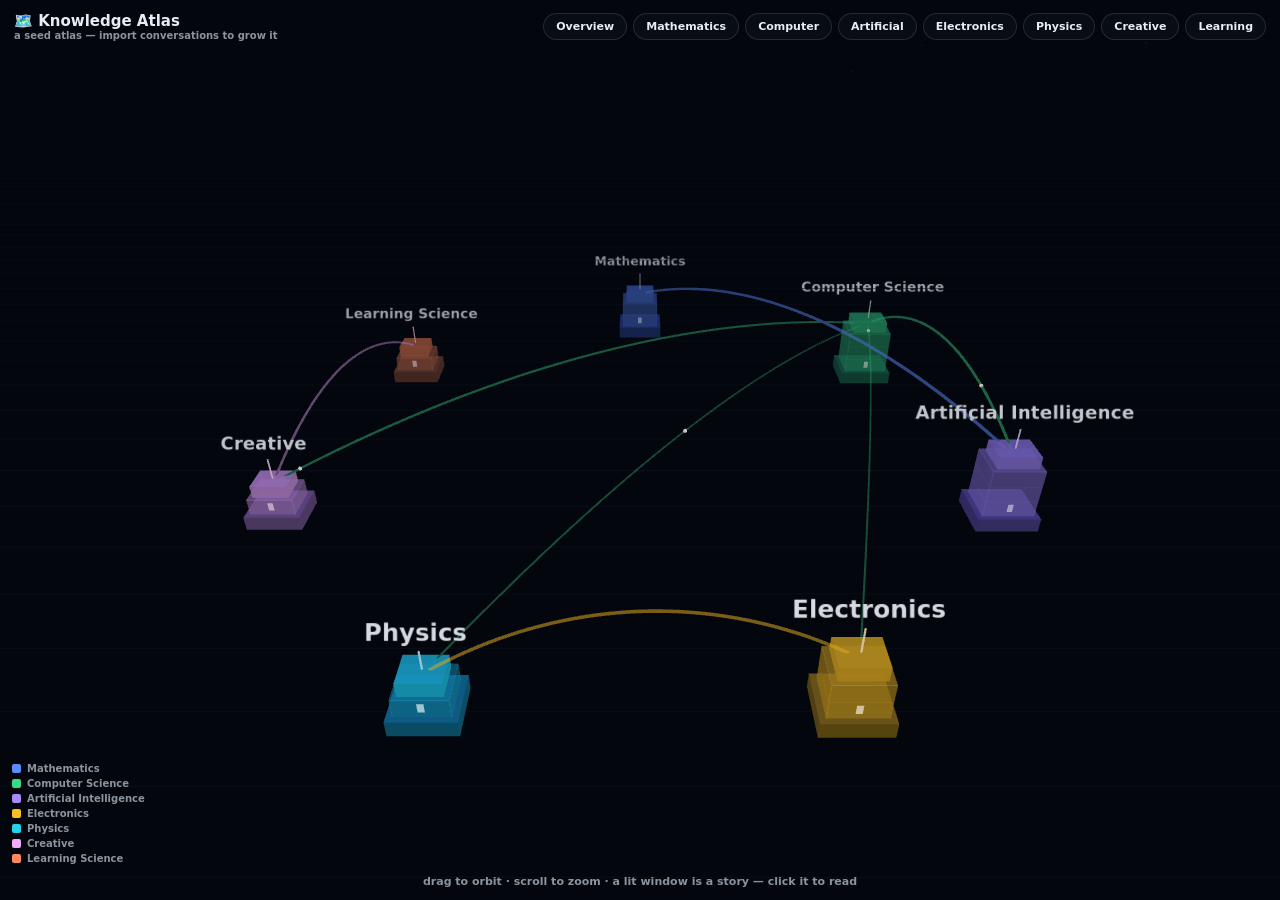
<file: city/index.html>
<!DOCTYPE html>
<html lang="en">
<head>
  <meta charset="UTF-8" />
  <meta name="viewport" content="width=device-width, initial-scale=1, viewport-fit=cover" />
  <title>Inkling · Knowledge Atlas</title>
  <script type="module" crossorigin src="./assets/index-D8jGgXDN.js"></script>
  <link rel="stylesheet" crossorigin href="./assets/index-DFxCJywP.css">
</head>
<body>
  <!-- The renderer canvas is created by App.js and appended here. -->
  <div id="app"></div>

  <!-- HUD (2D overlays live above the 3D world) -->
  <header id="hud-top">
    <div class="brand">🗺️ Knowledge Atlas<small>a living map of understanding</small></div>
    <div id="mode-tabs"></div>
  </header>
  <div id="hud-hint">drag to orbit · scroll to zoom · a lit window is a story — click it to read</div>
  <div id="legend"></div>

  <!-- Panels are managed by src/ui/*.js -->
  <aside id="info-panel" class="panel" aria-hidden="true"></aside>
  <section id="storybook-panel" class="reader" aria-hidden="true"></section>

  <!-- Visitor analytics (GoatCounter — privacy-friendly, no cookies). Owner self-exclude: ?noviews once per device (?countme to undo). Data: eugeneousxr.goatcounter.com -->
  <script>
    (function () {
      try {
        var p = new URLSearchParams(location.search);
        if (p.has("noviews")) localStorage.setItem("skipgc", "t");
        if (p.has("countme")) localStorage.removeItem("skipgc");
        if (localStorage.getItem("skipgc") === "t") return;
      } catch (e) { /* ignore */ }
      var s = document.createElement("script");
      s.async = true;
      s.src = "//gc.zgo.at/count.js";
      s.setAttribute("data-goatcounter", "https://eugeneousxr.goatcounter.com/count");
      document.head.appendChild(s);
    })();
  </script>
</body>
</html>
</file>
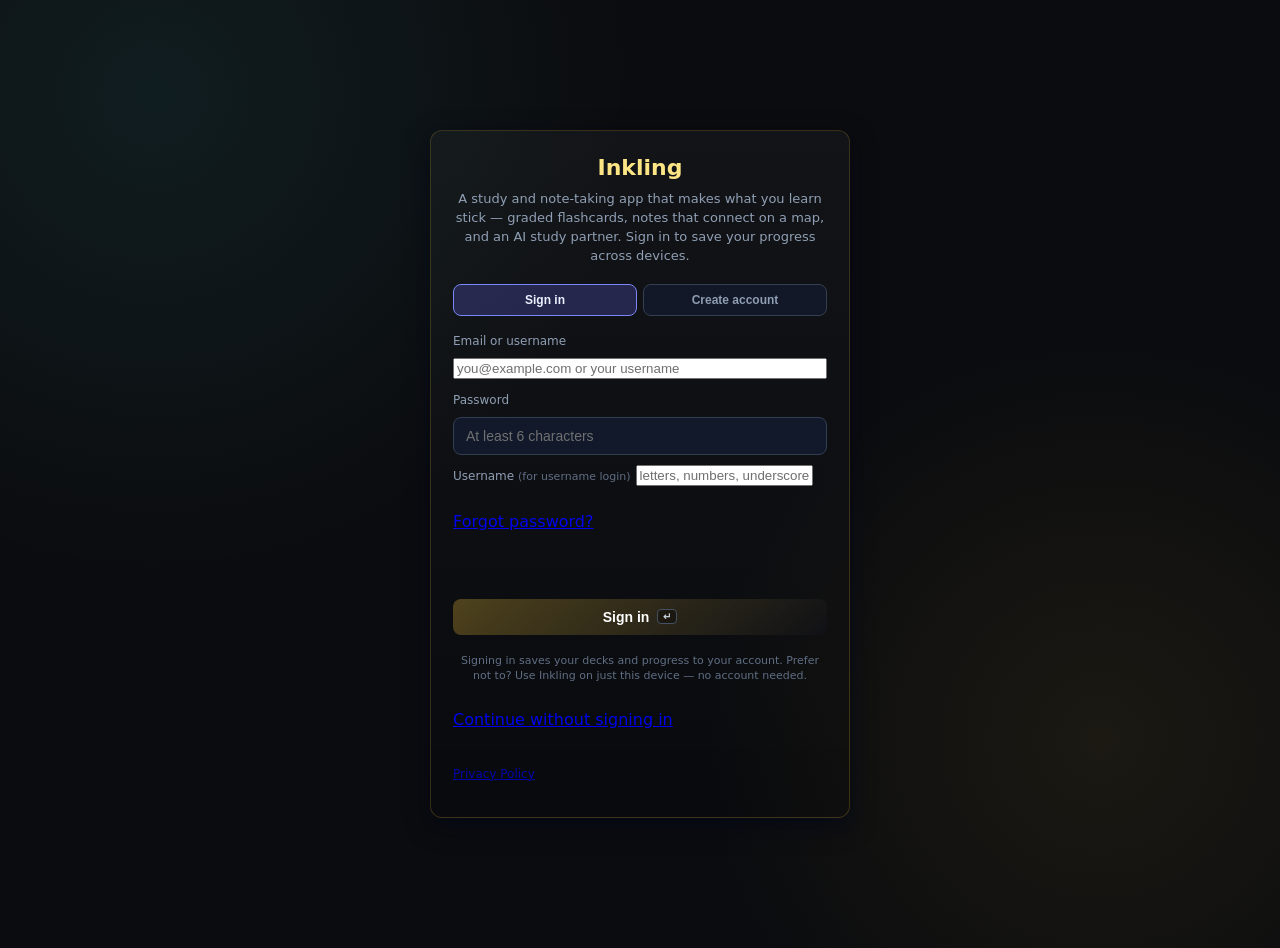
<file: account-settings.html>
<!DOCTYPE html>
<html lang="en">
<head>
  <meta charset="UTF-8" />
  <meta name="viewport" content="width=device-width, initial-scale=1.0" />
  <title>Account — Inkling</title>
  <link rel="stylesheet" href="style.css" />
  <link rel="stylesheet" href="style-enhancements.css" />
  <link rel="stylesheet" href="style-enhancements-inkling-nav.css" />
</head>
<body class="auth-page account-settings-page">
  <main class="auth-screen auth-screen--page account-settings">
    <div class="auth-card panel-card account-settings-card">
      <header class="account-settings__head">
        <h1>Account &amp; settings</h1>
        <a href="/index.html" class="btn-ghost btn-ghost--sm">← Calendar</a>
      </header>

      <section class="account-settings__section">
        <h2>Profile</h2>
        <p id="account-email" class="account-settings__meta"></p>
        <label for="account-username">Username</label>
        <input type="text" id="account-username" pattern="[a-zA-Z0-9_]{3,24}" placeholder="Optional, unique" />
        <label for="account-display">Display name</label>
        <input type="text" id="account-display" />
        <button type="button" id="btn-save-profile" class="btn-primary">Save profile</button>
      </section>

      <section class="account-settings__section">
        <h2>Notifications</h2>
        <label class="account-settings__check">
          <input type="checkbox" id="set-notify-enabled" /> Enable notifications
        </label>
        <label class="account-settings__check">
          <input type="checkbox" id="set-notify-sound" /> Sound
        </label>
        <label for="set-notify-priority">Priority</label>
        <select id="set-notify-priority">
          <option value="low">Low</option>
          <option value="normal" selected>Normal</option>
          <option value="high">High</option>
        </select>
        <label for="set-quiet-start">Quiet hours start</label>
        <input type="time" id="set-quiet-start" />
        <label for="set-quiet-end">Quiet hours end</label>
        <input type="time" id="set-quiet-end" />
        <button type="button" id="btn-save-notifications" class="btn-secondary">Save notification prefs</button>
        <button type="button" id="btn-test-notify" class="btn-ghost btn-ghost--sm">Test notification</button>
      </section>

      <section class="account-settings__section">
        <h2>Theme &amp; AI</h2>
        <label for="set-theme">Theme</label>
        <select id="set-theme">
          <option value="dark">Dark</option>
          <option value="light">Light</option>
        </select>
        <label class="account-settings__check">
          <input type="checkbox" id="set-ai-proactive" /> Inkling proactive tips
        </label>
        <button type="button" id="btn-save-theme-ai" class="btn-secondary">Save preferences</button>
      </section>

      <section class="account-settings__section">
        <h2>AI feedback</h2>
        <p class="auth-card__lead">Help improve Inkling — ratings are saved to your account.</p>
        <div id="feedback-summary" class="feedback-summary"></div>
        <a href="/index.html#inkling" class="btn-ghost btn-ghost--sm">Open Inkling to rate replies</a>
      </section>

      <p id="account-status" class="auth-sync-status" aria-live="polite"></p>
      <p id="account-error" class="auth-error hidden" role="alert"></p>
      <button type="button" id="btn-sign-out-account" class="btn-ghost">Sign out</button>
    </div>
  </main>
  <script type="module">
    import { requireAuth, signOut } from "./src/auth/requireAuth.js";
    import { fetchMe, updateProfile, updateSettings, fetchFeedbackSummary, displayNameForUser } from "./src/auth/userAccount.js";
    import { getSession } from "./src/auth/session.js";

    if (!requireAuth()) throw new Error("auth");

    const statusEl = document.getElementById("account-status");
    const errEl = document.getElementById("account-error");

    function showErr(msg) {
      errEl.textContent = msg;
      errEl.classList.remove("hidden");
    }

    async function load() {
      const user = await fetchMe();
      document.getElementById("account-email").textContent = user.email;
      document.getElementById("account-username").value = user.username || "";
      document.getElementById("account-display").value = user.displayName || displayNameForUser(user);
      const n = user.settings?.notifications || {};
      document.getElementById("set-notify-enabled").checked = n.enabled !== false;
      document.getElementById("set-notify-sound").checked = n.sound !== false;
      document.getElementById("set-notify-priority").value = n.priority || "normal";
      if (n.quietHours) {
        document.getElementById("set-quiet-start").value = n.quietHours.start || "";
        document.getElementById("set-quiet-end").value = n.quietHours.end || "";
      }
      document.getElementById("set-theme").value = user.settings?.theme?.mode || "dark";
      document.getElementById("set-ai-proactive").checked = user.settings?.ai?.proactive !== false;
      const { summary } = await fetchFeedbackSummary();
      document.getElementById("feedback-summary").innerHTML = `
        <ul class="feedback-summary__list">
          <li>Total feedback: ${summary.total}</li>
          <li>Helpful: ${summary.thumbsUp}</li>
          <li>Needs work: ${summary.thumbsDown}</li>
        </ul>`;
    }

    document.getElementById("btn-save-profile")?.addEventListener("click", async () => {
      errEl.classList.add("hidden");
      statusEl.textContent = "Saving profile…";
      try {
        await updateProfile({
          username: document.getElementById("account-username").value.trim() || null,
          displayName: document.getElementById("account-display").value.trim()
        });
        statusEl.textContent = "Profile saved.";
      } catch (e) {
        showErr(e.message);
        statusEl.textContent = "";
      }
    });

    document.getElementById("btn-save-notifications")?.addEventListener("click", async () => {
      statusEl.textContent = "Saving…";
      try {
        await updateSettings({
          notifications: {
            enabled: document.getElementById("set-notify-enabled").checked,
            sound: document.getElementById("set-notify-sound").checked,
            priority: document.getElementById("set-notify-priority").value,
            quietHours: {
              start: document.getElementById("set-quiet-start").value || null,
              end: document.getElementById("set-quiet-end").value || null
            }
          }
        });
        statusEl.textContent = "Notification preferences saved.";
      } catch (e) {
        showErr(e.message);
        statusEl.textContent = "";
      }
    });

    document.getElementById("btn-save-theme-ai")?.addEventListener("click", async () => {
      statusEl.textContent = "Saving…";
      try {
        await updateSettings({
          theme: { mode: document.getElementById("set-theme").value },
          ai: { proactive: document.getElementById("set-ai-proactive").checked }
        });
        statusEl.textContent = "Preferences saved.";
      } catch (e) {
        showErr(e.message);
        statusEl.textContent = "";
      }
    });

    document.getElementById("btn-test-notify")?.addEventListener("click", () => {
      if (!("Notification" in window)) {
        statusEl.textContent = "Browser notifications not supported.";
        return;
      }
      Notification.requestPermission().then((p) => {
        if (p === "granted") {
          new Notification("Inkling test", { body: "Notifications are working." });
          statusEl.textContent = "Test notification sent.";
        } else {
          statusEl.textContent = "Permission denied.";
        }
      });
    });

    document.getElementById("btn-sign-out-account")?.addEventListener("click", () => signOut());

    void load();
  </script>
</body>
</html>
</file>
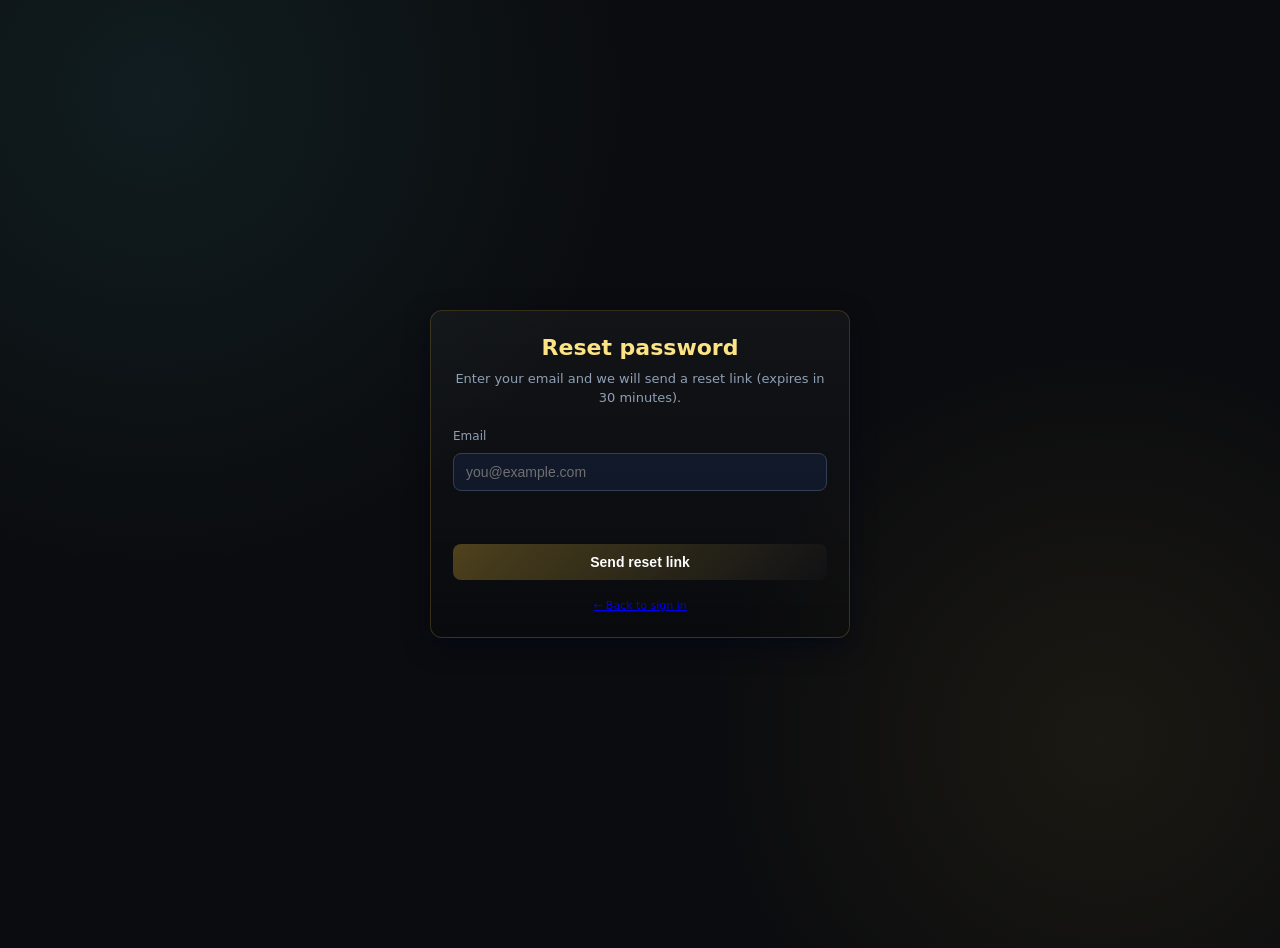
<file: forgot-password.html>
<!DOCTYPE html>
<html lang="en">
<head>
  <meta charset="UTF-8" />
  <meta name="viewport" content="width=device-width, initial-scale=1.0" />
  <title>Forgot password — Inkling</title>
  <link rel="stylesheet" href="style.css" />
  <link rel="stylesheet" href="style-enhancements.css" />
</head>
<body class="auth-page">
  <main class="auth-screen auth-screen--page">
    <form id="forgot-form" class="auth-card panel-card">
      <h1 class="auth-card__title">Reset password</h1>
      <p class="auth-card__lead">Enter your email and we will send a reset link (expires in 30 minutes).</p>
      <label for="forgot-email">Email</label>
      <input type="email" id="forgot-email" required autocomplete="email" placeholder="you@example.com" />
      <p id="forgot-message" class="auth-sync-status" aria-live="polite"></p>
      <p id="forgot-error" class="auth-error hidden" role="alert"></p>
      <button type="submit" class="btn-primary btn-enter auth-submit">Send reset link</button>
      <p class="auth-hint"><a href="/login.html">← Back to sign in</a></p>
    </form>
  </main>
  <script type="module">
    import { apiFetch } from "./src/auth/cloudSync.js";

    document.getElementById("forgot-form")?.addEventListener("submit", async (e) => {
      e.preventDefault();
      const email = document.getElementById("forgot-email")?.value?.trim().toLowerCase() ?? "";
      const errEl = document.getElementById("forgot-error");
      const msgEl = document.getElementById("forgot-message");
      errEl?.classList.add("hidden");
      msgEl.textContent = "Sending…";
      try {
        await apiFetch("/api/auth/forgot-password", {
          method: "POST",
          body: JSON.stringify({ email })
        });
        msgEl.textContent = "If that email is registered, check your inbox (or server console in dev).";
      } catch (err) {
        errEl.textContent = err.message || "Request failed.";
        errEl.classList.remove("hidden");
        msgEl.textContent = "";
      }
    });
  </script>
</body>
</html>
</file>
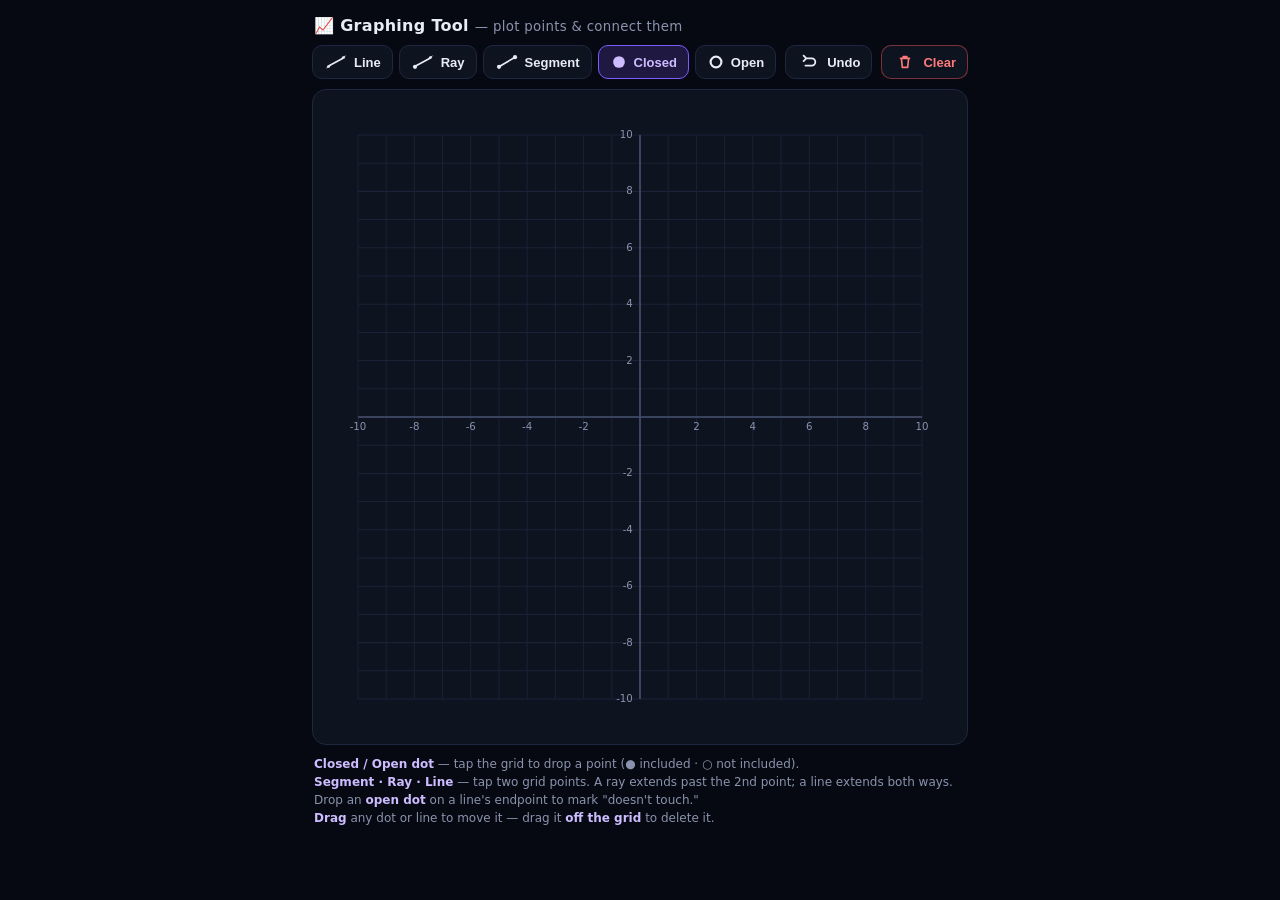
<file: graphtool.html>
<!DOCTYPE html>
<html lang="en">
<head>
<meta charset="utf-8" />
<meta name="viewport" content="width=device-width, initial-scale=1, maximum-scale=1, user-scalable=no" />
<title>Graphing Tool — Inkling</title>
<style>
  :root{ --bg:#070912; --panel:#0e1320; --line:#1f2740; --grid:#1a2236; --axis:#46506e; --text:#e8ecf6; --muted:#8a93ad; --accent:#7c5cff; --curve:#ff8a4c; --ok:#7be08a; }
  *{box-sizing:border-box}
  html,body{margin:0;height:100%;background:var(--bg);color:var(--text);font-family:system-ui,-apple-system,Segoe UI,Roboto,sans-serif;-webkit-user-select:none;user-select:none;-webkit-tap-highlight-color:transparent}
  #wrap{max-width:680px;margin:0 auto;padding:10px 12px 24px;display:flex;flex-direction:column;gap:10px;min-height:100%}
  h1{font-size:16px;margin:6px 2px 0;font-weight:700;letter-spacing:.3px}
  h1 small{color:var(--muted);font-weight:500}
  /* toolbar */
  #bar{display:flex;flex-wrap:wrap;gap:6px}
  .tool{display:flex;align-items:center;gap:6px;border:.5px solid var(--line);background:var(--panel);color:var(--text);
        border-radius:10px;padding:7px 11px;font-size:13px;font-weight:600;cursor:pointer}
  .tool .ic{width:24px;height:18px;flex:0 0 auto;display:block}
  .tool[data-tool="closed"] .ic,.tool[data-tool="open"] .ic{width:18px}
  .tool.on{border-color:var(--accent);background:rgba(124,92,255,.20);color:#cdbcff}
  .tool.act{margin-left:auto}            /* undo / clear pushed right */
  .tool.act.clear{color:#ff7a7a;border-color:rgba(255,90,90,.45)}
  /* plane */
  #planewrap{position:relative;width:100%;aspect-ratio:1/1;background:var(--panel);border:.5px solid var(--line);border-radius:14px;overflow:hidden}
  svg#plane{display:block;width:100%;height:100%;touch-action:none;cursor:crosshair}
  .gridline{stroke:var(--grid);stroke-width:1}
  .axis{stroke:var(--axis);stroke-width:1.6}
  .tick{fill:var(--muted);font-size:10px}
  .shape{stroke:var(--curve);stroke-width:3;fill:none;stroke-linecap:round}
  .dot-closed{fill:var(--curve);stroke:none}
  .dot-open{fill:var(--panel);stroke:var(--curve);stroke-width:3}
  .pending{fill:none;stroke:var(--accent);stroke-width:2;stroke-dasharray:3 3}
  #hint{font-size:12px;color:var(--muted);line-height:1.5;padding:0 2px}
  #hint b{color:#cdbcff;font-weight:600}
  .count{color:var(--muted);font-size:12px;margin-left:2px}
</style>
</head>
<body>
<div id="wrap">
  <h1>📈 Graphing Tool <small>— plot points & connect them</small></h1>
  <div id="bar">
    <button class="tool" data-tool="line" title="Line — extends both ways">
      <svg class="ic" viewBox="0 0 30 20"><polygon points="2,18 9,13 7,17" fill="currentColor"/><polygon points="28,2 21,7 23,3" fill="currentColor"/><line x1="4" y1="16" x2="26" y2="4" stroke="currentColor" stroke-width="2"/></svg>Line</button>
    <button class="tool" data-tool="ray" title="Ray — extends past the 2nd point">
      <svg class="ic" viewBox="0 0 30 20"><line x1="4" y1="16" x2="26" y2="4" stroke="currentColor" stroke-width="2"/><polygon points="28,2 21,7 23,3" fill="currentColor"/><circle cx="5" cy="16" r="2.6" fill="currentColor"/></svg>Ray</button>
    <button class="tool" data-tool="segment" title="Segment — between two points">
      <svg class="ic" viewBox="0 0 30 20"><line x1="5" y1="16" x2="25" y2="4" stroke="currentColor" stroke-width="2"/><circle cx="5" cy="16" r="2.6" fill="currentColor"/><circle cx="25" cy="4" r="2.6" fill="currentColor"/></svg>Segment</button>
    <button class="tool" data-tool="closed" title="Closed dot — point is included">
      <svg class="ic" viewBox="0 0 20 20"><circle cx="10" cy="10" r="6.5" fill="currentColor"/></svg>Closed</button>
    <button class="tool" data-tool="open" title="Open dot — point is NOT included">
      <svg class="ic" viewBox="0 0 20 20"><circle cx="10" cy="10" r="6" fill="none" stroke="currentColor" stroke-width="2.4"/></svg>Open</button>
    <button class="tool act" data-act="undo" title="Undo last">
      <svg class="ic" viewBox="0 0 20 20"><path d="M7 6 H13 a4 4 0 0 1 0 8 H6 M7 6 L4 3 M7 6 L4 9" fill="none" stroke="currentColor" stroke-width="2" stroke-linecap="round" stroke-linejoin="round"/></svg>Undo</button>
    <button class="tool act clear" data-act="clear" title="Clear all">
      <svg class="ic" viewBox="0 0 20 20"><path d="M5 6 H15 M8 6 V4 H12 V6 M6 6 L7 16 H13 L14 6" fill="none" stroke="currentColor" stroke-width="1.8" stroke-linecap="round" stroke-linejoin="round"/></svg>Clear</button>
  </div>
  <div id="planewrap">
    <svg id="plane" viewBox="0 0 640 640" xmlns="http://www.w3.org/2000/svg">
      <defs>
        <marker id="arrow" viewBox="0 0 10 10" refX="8" refY="5" markerWidth="7" markerHeight="7" orient="auto-start-reverse">
          <path d="M0 0 L10 5 L0 10 z" fill="var(--curve)"/>
        </marker>
      </defs>
      <g id="bggrid"></g>
      <g id="draw"></g>
    </svg>
  </div>
  <div id="hint">
    <b>Closed / Open dot</b> — tap the grid to drop a point (● included · ○ not included).<br>
    <b>Segment · Ray · Line</b> — tap two grid points. A ray extends past the 2nd point; a line extends both ways.<br>
    Drop an <b>open dot</b> on a line's endpoint to mark "doesn't touch."<br>
    <b>Drag</b> any dot or line to move it — drag it <b>off the grid</b> to delete it.<span class="count" id="count"></span>
  </div>
</div>

<script>
(function(){
  "use strict";
  var svg = document.getElementById("plane"),
      gGrid = document.getElementById("bggrid"),
      gDraw = document.getElementById("draw"),
      SVGNS = "http://www.w3.org/2000/svg";
  var R = 10, PAD = 44, BOX = 640, SPAN = BOX - 2*PAD, U = SPAN / (2*R);   // px per unit

  function sx(wx){ return PAD + (wx + R) * U; }
  function sy(wy){ return PAD + (R - wy) * U; }
  function el(name, attrs){ var e = document.createElementNS(SVGNS, name); for (var k in attrs) e.setAttribute(k, attrs[k]); return e; }

  /* ── static grid + axes ── */
  (function grid(){
    for (var i = -R; i <= R; i++){
      gGrid.appendChild(el("line", { class:"gridline", x1:sx(i), y1:sy(-R), x2:sx(i), y2:sy(R) }));
      gGrid.appendChild(el("line", { class:"gridline", x1:sx(-R), y1:sy(i), x2:sx(R), y2:sy(i) }));
    }
    gGrid.appendChild(el("line", { class:"axis", x1:sx(-R), y1:sy(0), x2:sx(R), y2:sy(0) }));
    gGrid.appendChild(el("line", { class:"axis", x1:sx(0), y1:sy(-R), x2:sx(0), y2:sy(R) }));
    for (var t = -R; t <= R; t += 2){
      if (t === 0) continue;
      var tx = el("text", { class:"tick", x:sx(t), y:sy(0)+13, "text-anchor":"middle" }); tx.textContent = t; gGrid.appendChild(tx);
      var ty = el("text", { class:"tick", x:sx(0)-7, y:sy(t)+3, "text-anchor":"end" }); ty.textContent = t; gGrid.appendChild(ty);
    }
  })();

  /* ── state ── */
  var TOOL = "closed", shapes = [], pending = null;   // pending = first endpoint of a line tool
  var bar = document.getElementById("bar"), count = document.getElementById("count");
  function selectTool(t){
    TOOL = t; pending = null;
    [].forEach.call(bar.querySelectorAll(".tool"), function(b){ b.classList.toggle("on", b.dataset.tool === t); });
    render();
  }
  bar.addEventListener("click", function(e){
    var b = e.target.closest(".tool"); if (!b) return;
    if (b.dataset.act === "undo"){ shapes.pop(); pending = null; render(); return; }
    if (b.dataset.act === "clear"){ shapes = []; pending = null; render(); return; }
    if (b.dataset.tool) selectTool(b.dataset.tool);
  });

  /* ── where does a ray leave the box, going from (px,py) in direction (dx,dy)? ── */
  function exit(px, py, dx, dy){
    var ts = [];
    if (dx > 0) ts.push((R - px)/dx); else if (dx < 0) ts.push((-R - px)/dx);
    if (dy > 0) ts.push((R - py)/dy); else if (dy < 0) ts.push((-R - py)/dy);
    ts = ts.filter(function(t){ return t > 1e-9; });
    var t = ts.length ? Math.min.apply(null, ts) : 0;
    return [px + dx*t, py + dy*t];
  }

  /* ── pointer → world coords (raw, and snapped to the lattice) ── */
  function rawLocate(evt){
    var r = svg.getBoundingClientRect();
    var px = (evt.clientX - r.left) / r.width * BOX, py = (evt.clientY - r.top) / r.height * BOX;
    return { x:(px - PAD)/U - R, y:R - (py - PAD)/U };
  }
  function locate(evt){ var p=rawLocate(evt); return { x:Math.max(-R,Math.min(R,Math.round(p.x))), y:Math.max(-R,Math.min(R,Math.round(p.y))) }; }
  // distance (world units) from a point to a shape, respecting segment/ray/line extent
  function distToShape(s, px, py){
    if (s.t === "point") return Math.hypot(s.x-px, s.y-py);
    var dx=s.x2-s.x1, dy=s.y2-s.y1, L2=dx*dx+dy*dy;
    if (L2 < 1e-9) return Math.hypot(px-s.x1, py-s.y1);
    var t=((px-s.x1)*dx+(py-s.y1)*dy)/L2;
    if (s.t === "segment") t=Math.max(0,Math.min(1,t)); else if (s.t === "ray") t=Math.max(0,t);
    return Math.hypot(px-(s.x1+t*dx), py-(s.y1+t*dy));
  }
  // topmost shape near (px,py): dots sit on top, then lines
  function hitShape(px, py){
    var i;
    for (i=shapes.length-1;i>=0;i--) if (shapes[i].t==="point" && distToShape(shapes[i],px,py)<0.6) return i;
    for (i=shapes.length-1;i>=0;i--) if (shapes[i].t!=="point" && distToShape(shapes[i],px,py)<0.45) return i;
    return -1;
  }
  function moveShape(s,o,dx,dy){ if (s.t==="point"){ s.x=o.x+dx; s.y=o.y+dy; } else { s.x1=o.x1+dx; s.y1=o.y1+dy; s.x2=o.x2+dx; s.y2=o.y2+dy; } }
  function snapShape(s){ if (s.t==="point"){ s.x=Math.round(s.x); s.y=Math.round(s.y); } else { s.x1=Math.round(s.x1); s.y1=Math.round(s.y1); s.x2=Math.round(s.x2); s.y2=Math.round(s.y2); } }

  var grab = null;   // when set, the user is dragging an existing shape (to move or trash it)
  svg.addEventListener("pointerdown", function(evt){
    evt.preventDefault();
    var raw = rawLocate(evt), hi = hitShape(raw.x, raw.y);
    if (hi >= 0){ grab = { idx:hi, x0:raw.x, y0:raw.y, moved:false, orig:JSON.parse(JSON.stringify(shapes[hi])) }; try{ svg.setPointerCapture(evt.pointerId); }catch(_){} }
    else grab = null;
  });
  svg.addEventListener("pointermove", function(evt){
    if (!grab) return;
    var raw = rawLocate(evt), dx=raw.x-grab.x0, dy=raw.y-grab.y0;
    if (Math.abs(dx)+Math.abs(dy) > 0.25) grab.moved = true;
    if (grab.moved){ grab.off = (raw.x<-R||raw.x>R||raw.y<-R||raw.y>R); moveShape(shapes[grab.idx], grab.orig, dx, dy); render(); }
  });
  svg.addEventListener("pointerup", function(evt){
    evt.preventDefault();
    var raw = rawLocate(evt);
    if (grab && grab.moved){
      if (raw.x < -R || raw.x > R || raw.y < -R || raw.y > R) shapes.splice(grab.idx, 1);  // dragged off the plane → delete
      else snapShape(shapes[grab.idx]);                                                     // dropped inside → reposition
      grab = null; render(); return;
    }
    grab = null;
    var p = locate(evt);   // a tap → place per the current tool
    if (TOOL === "closed" || TOOL === "open"){
      shapes.push({ t:"point", x:p.x, y:p.y, open: TOOL === "open" });
    } else {
      if (!pending){ pending = p; }
      else { if (!(pending.x === p.x && pending.y === p.y)) shapes.push({ t:TOOL, x1:pending.x, y1:pending.y, x2:p.x, y2:p.y }); pending = null; }
    }
    render();
  });

  /* ── render everything ── */
  function dot(x, y, open){
    return el("circle", { class: open ? "dot-open" : "dot-closed", cx:sx(x), cy:sy(y), r: open ? 6 : 6.5 });
  }
  function render(){
    while (gDraw.firstChild) gDraw.removeChild(gDraw.firstChild);
    shapes.forEach(function(s, i){
      var del = !!(grab && grab.moved && grab.off && i === grab.idx);   // dragged off → about to delete
      var add = function(node){ if (del) node.setAttribute("opacity", "0.3"); gDraw.appendChild(node); };
      if (s.t === "point"){ add(dot(s.x, s.y, s.open)); return; }
      var a, b, attrs = { class:"shape" };
      if (s.t === "segment"){ a = [s.x1, s.y1]; b = [s.x2, s.y2]; }
      else if (s.t === "ray"){ a = [s.x1, s.y1]; b = exit(s.x2, s.y2, s.x2 - s.x1, s.y2 - s.y1); attrs["marker-end"] = "url(#arrow)"; }
      else { // line — extend both ways
        a = exit(s.x1, s.y1, s.x1 - s.x2, s.y1 - s.y2);
        b = exit(s.x2, s.y2, s.x2 - s.x1, s.y2 - s.y1);
        attrs["marker-start"] = "url(#arrow)"; attrs["marker-end"] = "url(#arrow)";
      }
      attrs.x1 = sx(a[0]); attrs.y1 = sy(a[1]); attrs.x2 = sx(b[0]); attrs.y2 = sy(b[1]);
      add(el("line", attrs));
      // the two defining lattice points get closed dots (overlay an open dot to change them)
      add(dot(s.x1, s.y1, false));
      if (s.t === "segment") add(dot(s.x2, s.y2, false));   // ray's 2nd point is only a direction → no dot there
    });
    if (pending) gDraw.appendChild(el("circle", { class:"pending", cx:sx(pending.x), cy:sy(pending.y), r:8 }));
    count.textContent = shapes.length ? "  ·  " + shapes.length + " object" + (shapes.length>1?"s":"") : "";
  }

  selectTool("closed");
  render();
})();
</script>
</body>
</html>
</file>
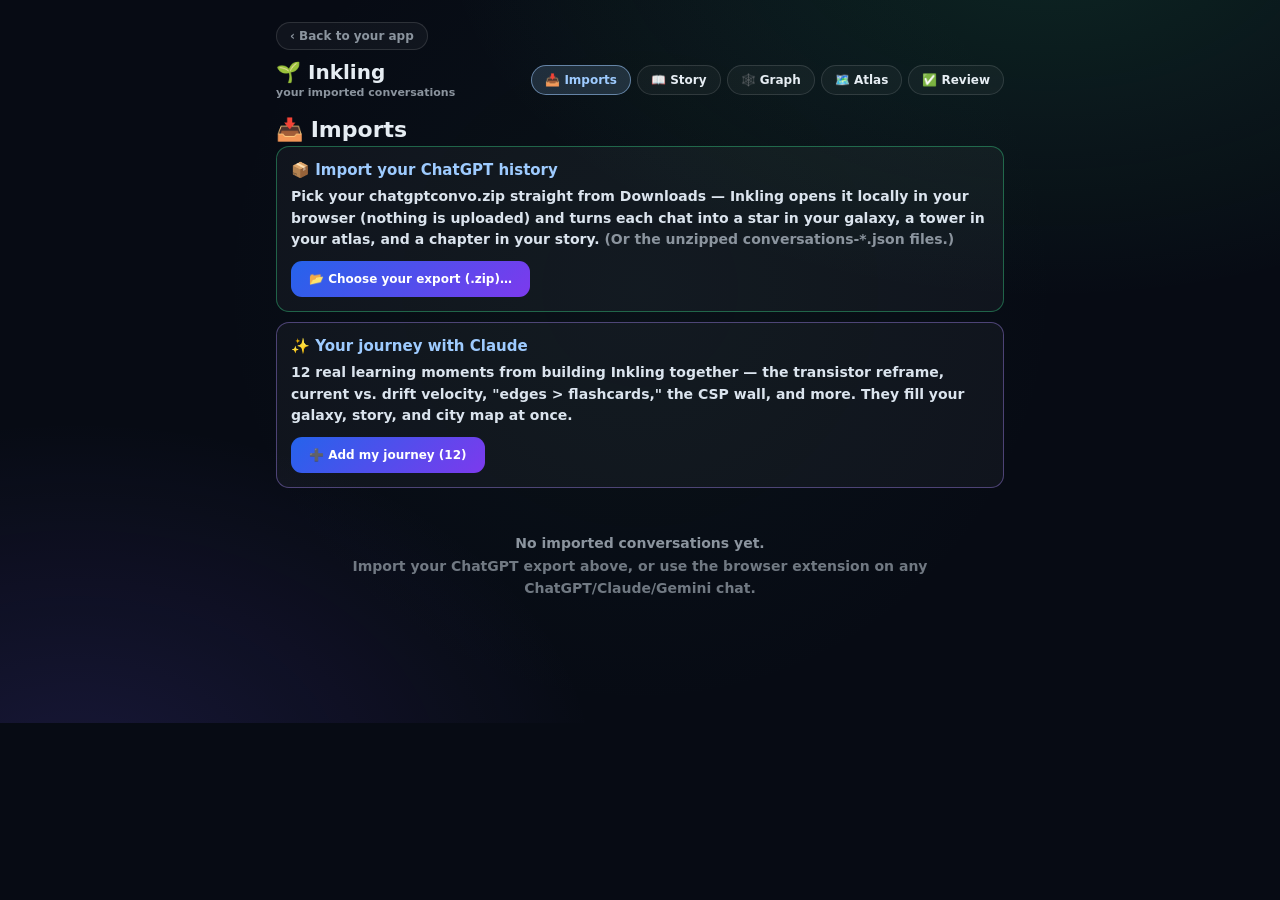
<file: inkling.html>
<!DOCTYPE html>
<html lang="en">
<head>
<meta charset="UTF-8">
<meta name="viewport" content="width=device-width, initial-scale=1, viewport-fit=cover">
<title>Inkling · your evolving model of how the world works</title>
<style>
  :root{
    --bg:#070b14; --panel:rgba(255,255,255,0.04); --panel2:rgba(255,255,255,0.06);
    --line:rgba(255,255,255,0.12); --ink:#e6edf3; --dim:#8b949e; --blue:#9ecbff;
    --pink:#f0abfc; --green:#39d98a; --amber:#fbbf24; --violet:#a78bfa;
  }
  *{box-sizing:border-box}
  html,body{margin:0;padding:0;background:var(--bg);color:var(--ink);
    font:600 14px/1.5 system-ui,-apple-system,sans-serif;
    -webkit-font-smoothing:antialiased}
  /* Inkling's galaxy — green & violet nebula (its signature look). */
  body{background:radial-gradient(1050px 640px at 82% -10%,rgba(57,217,138,.13),transparent 58%),
        radial-gradient(900px 620px at 6% 108%,rgba(120,90,255,.15),transparent 58%),
        radial-gradient(700px 700px at 50% 40%,rgba(45,120,90,.06),transparent 60%),var(--bg)}
  a{color:inherit}
  .wrap{max-width:760px;margin:0 auto;padding:22px 16px 90px}
  .top{display:flex;align-items:center;gap:10px;justify-content:space-between;margin-bottom:18px}
  .brand{font:800 20px system-ui}
  .brand small{display:block;font:600 11px system-ui;color:var(--dim);margin-top:2px}
  .nav{display:flex;gap:6px;flex-wrap:wrap;justify-content:flex-end}
  .nav button{background:var(--panel);border:1px solid var(--line);color:var(--ink);
    border-radius:999px;padding:7px 13px;font:700 12px system-ui;cursor:pointer}
  .nav button.on{background:rgba(158,203,255,.16);border-color:rgba(158,203,255,.55);color:var(--blue)}
  .back{background:transparent;border:0;color:var(--blue);font:700 12px system-ui;cursor:pointer;padding:0;margin-bottom:12px}
  h1{font:800 22px system-ui;margin:0 0 4px}
  .sub{color:var(--dim);font:600 12px system-ui;margin:0 0 18px}
  .grid{display:grid;grid-template-columns:1fr 1fr;gap:11px}
  @media(max-width:560px){.grid{grid-template-columns:1fr}}
  .card{background:var(--panel);border:1px solid var(--line);border-radius:14px;padding:15px;
    cursor:pointer;text-align:left;color:var(--ink);width:100%;transition:transform .08s,border-color .12s}
  .card:hover{transform:translateY(-1px);border-color:rgba(158,203,255,.5)}
  .card .ic{font-size:26px}
  .card .nm{font:800 16px system-ui;margin:7px 0 3px}
  .card .bl{color:var(--dim);font:600 12px system-ui;line-height:1.45}
  .card .meta{margin-top:9px;font:700 11px system-ui;color:var(--blue)}
  .qrow{display:flex;align-items:flex-start;gap:11px;background:var(--panel);border:1px solid var(--line);
    border-radius:12px;padding:13px 14px;margin-bottom:9px;cursor:pointer;text-align:left;color:var(--ink);width:100%}
  .qrow:hover{border-color:rgba(240,171,252,.5)}
  .qrow .dot{flex:0 0 auto;width:10px;height:10px;border-radius:50%;margin-top:5px;background:#3b4252}
  .qrow.done .dot{background:var(--green)}
  .qrow.rev .dot{background:var(--violet)}
  .qrow .qt{font:700 13px system-ui}
  .qrow .qc{font:700 11px system-ui;color:var(--dim);margin-top:2px}
  .qrow .st{margin-left:auto;flex:0 0 auto;font:700 10px system-ui;color:var(--dim);white-space:nowrap;padding-top:2px}
  .panel{background:var(--panel);border:1px solid var(--line);border-radius:16px;padding:18px;margin-bottom:14px}
  .qbig{font:800 19px system-ui;line-height:1.35;margin:0 0 4px}
  .concept-tag{display:inline-block;font:700 11px system-ui;color:var(--pink);
    background:rgba(240,171,252,.12);border:1px solid rgba(240,171,252,.4);border-radius:999px;padding:3px 10px;margin-bottom:12px}
  textarea{width:100%;min-height:110px;resize:vertical;background:rgba(0,0,0,.25);border:1px solid var(--line);
    border-radius:11px;padding:12px;color:var(--ink);font:600 14px/1.5 system-ui;outline:none}
  textarea:focus{border-color:rgba(158,203,255,.6)}
  .conf{display:flex;align-items:center;gap:11px;margin:13px 0}
  .conf input{flex:1}
  .conf .lab{font:700 11px system-ui;color:var(--dim);min-width:96px}
  .conf .val{font:800 12px system-ui;color:var(--amber);min-width:104px;text-align:right}
  .btn{background:linear-gradient(135deg,#2563eb,#7c3aed);color:#fff;border:0;border-radius:11px;
    padding:11px 18px;font:800 13px system-ui;cursor:pointer}
  .btn.pink{background:linear-gradient(135deg,#db2777,#a21caf)}
  .btn.ghost{background:var(--panel2);border:1px solid var(--line);color:var(--ink)}
  .btn:disabled{opacity:.5;cursor:default}
  .reality h3{font:800 13px system-ui;color:var(--green);margin:0 0 7px;text-transform:uppercase;letter-spacing:.04em}
  .reality p{margin:0 0 12px;line-height:1.55;color:#dbe4ee}
  .chips{display:flex;flex-wrap:wrap;gap:7px;margin:4px 0 6px}
  .chip{font:700 12px system-ui;border-radius:999px;padding:6px 12px;cursor:pointer;border:1px solid var(--line);
    background:var(--panel2);color:var(--ink);user-select:none}
  .chip.had{background:rgba(57,217,138,.16);border-color:rgba(57,217,138,.6);color:var(--green)}
  .chip.new{background:rgba(251,191,36,.15);border-color:rgba(251,191,36,.55);color:var(--amber)}
  .hint{font:600 11px system-ui;color:var(--dim);margin:2px 0 10px}
  .timeline{border-left:2px solid var(--line);margin:6px 0 4px;padding-left:14px}
  .tl{margin-bottom:12px}
  .tl .when{font:700 11px system-ui;color:var(--violet)}
  .tl .txt{margin-top:3px;color:#dbe4ee;line-height:1.5;white-space:pre-wrap}
  .tl .cf{font:700 10px system-ui;color:var(--dim);margin-top:3px}
  .node{background:var(--panel);border:1px solid var(--line);border-radius:13px;padding:14px;margin-bottom:10px}
  .node .nh{display:flex;align-items:baseline;gap:8px;justify-content:space-between}
  .node .nn{font:800 15px system-ui;color:var(--blue)}
  .node .nc{font:700 10px system-ui;color:var(--dim)}
  .node .links{margin-top:8px;display:flex;flex-wrap:wrap;gap:6px}
  .node .lk{font:700 10px system-ui;color:var(--dim);background:var(--panel2);border:1px solid var(--line);border-radius:999px;padding:3px 9px}
  .empty{color:var(--dim);line-height:1.6;text-align:center;padding:34px 12px}
  .jotwrap{margin-top:10px}
  .jotwrap input{width:100%;background:rgba(0,0,0,.25);border:1px solid var(--line);border-radius:10px;padding:10px 12px;color:var(--ink);font:600 13px system-ui;outline:none}
  .openq{font:600 12px system-ui;color:#cbd5e1;padding:6px 0 6px 16px;position:relative}
  .openq:before{content:"?";position:absolute;left:0;color:var(--amber);font-weight:800}
  .savedflash{color:var(--green);font:800 12px system-ui;opacity:0;transition:opacity .2s}
  .savedflash.show{opacity:1}
</style>
</head>
<body>
<div class="wrap" id="app"></div>
<script>
"use strict";

/* ============================================================
   INKLING — the core learning-intelligence loop.
   Ask what you already think → capture it as a node → reveal the
   reality layer → let you refine (had vs. new) → track how your
   understanding evolves over time.  Self-contained, offline, guest-safe.
   ============================================================ */

const FIELDS = [
  { id:"ee", icon:"⚡", name:"Electrical Engineering",
    blurb:"From what electricity is, down to how a transistor thinks.",
    questions:[
      { id:"ee1", concept:"Electricity", q:"What do you think electricity actually is?",
        reality:{ summary:"Electricity is the flow of electric charge — usually electrons drifting through a conductor, pushed by a difference in electric potential (voltage). The surprising part: the energy is carried by the electromagnetic field around the wire, not by electrons racing along inside it.",
          concepts:["electric charge","electron","voltage","electric field","conductor"] } },
      { id:"ee2", concept:"Voltage & Current", q:"What is the difference between voltage and current?",
        reality:{ summary:"Voltage is the push — a difference in potential energy per unit charge, measured in volts. Current is the flow — how much charge moves per second, measured in amperes. Water helps: voltage is pressure, current is how fast the water flows. Resistance ties them together (Ohm's law: V = I × R).",
          concepts:["potential difference","ampere","resistance","Ohm's law"] } },
      { id:"ee3", concept:"Signal propagation", q:"Why does a light bulb turn on instantly when a switch is flipped?",
        reality:{ summary:"The electrons themselves drift shockingly slowly — millimeters per second. But the electric field that pushes them propagates through the whole circuit at nearly the speed of light, so every electron 'feels the push' almost instantly. The bulb lights because the field arrives, not because an electron traveled from the switch.",
          concepts:["drift velocity","electric field","energy transfer","speed of light"] } },
      { id:"ee4", concept:"Conductors & insulators", q:"How do materials decide whether electricity can flow through them?",
        reality:{ summary:"It comes down to how tightly a material holds its electrons. Conductors (metals) have loosely-bound 'free' electrons that move easily. Insulators hold electrons tightly. Semiconductors sit in between — and crucially, we can control whether they conduct, which is what makes computers possible.",
          concepts:["free electrons","band gap","semiconductor","doping"] } },
      { id:"ee5", concept:"Control & amplification", q:"How does a small electrical signal control something much larger?",
        reality:{ summary:"A tiny signal changes a device's resistance or state at a control terminal — a transistor's gate, or a relay's coil — which gates a much larger current flowing elsewhere. That's amplification and control: little input, big controlled output. It's the idea behind every amplifier, motor controller, and logic gate.",
          concepts:["transistor","gate","relay","amplification","gain"] } },
      { id:"ee6", concept:"Transistor", q:"What do you think a transistor does inside a computer?",
        reality:{ summary:"A transistor is an electrically-controlled switch. A small voltage on its gate either lets current flow (a 1) or blocks it (a 0) — no moving parts. Wire billions of them together and those on/off switches become logic gates, memory, and eventually every decision a computer makes.",
          concepts:["switch","gate voltage","logic gate","on/off states"] } },
      { id:"ee7", concept:"Information as electricity", q:"How does information become represented using electricity?",
        reality:{ summary:"We agree on a convention: a high voltage means 1, a low voltage means 0. Patterns of those bits encode numbers, letters, and instructions. Logic gates transform the patterns, and that transformation IS computation — information becomes physical, then gets reshaped by electricity.",
          concepts:["binary","bit","voltage threshold","encoding","logic"] } }
    ] },

  { id:"ai", icon:"🤖", name:"Artificial Intelligence",
    blurb:"How a machine can 'learn' without ever understanding.",
    questions:[
      { id:"ai1", concept:"Machine learning", q:"What do you think 'learning' means for a machine?",
        reality:{ summary:"Learning for a machine means adjusting a huge set of internal numbers (weights) so its output matches the examples it's shown, over and over. It isn't understanding — it's fitting patterns by nudging numbers to reduce error. Powerful, but mechanical.",
          concepts:["weights","training data","error / loss","gradient"] } },
      { id:"ai2", concept:"Neural network", q:"How does a neural network make a decision?",
        reality:{ summary:"Inputs flow through layers of weighted sums followed by simple nonlinear functions. Each weight tilts the answer a little; stacked together, the layers can carve complex boundaries. The 'decision' is just the number that comes out the far end.",
          concepts:["neuron","weight","activation","layer"] } },
      { id:"ai3", concept:"Model parameters", q:"Where does an AI's 'knowledge' actually live?",
        reality:{ summary:"Not in a database of facts — in the numbers (parameters) learned during training, smeared across the whole network. Knowledge is distributed: no single number holds a fact, the pattern of millions of them does.",
          concepts:["parameters","distributed representation","training"] } },
      { id:"ai4", concept:"Prediction vs understanding", q:"What's the difference between an AI predicting and understanding?",
        reality:{ summary:"A model predicts the most likely next output from patterns it has seen. That can be extremely useful and still not be understanding — the model has no grasp of meaning, only of what tends to follow what. Keeping that distinction sharp is how you use AI wisely.",
          concepts:["prediction","pattern","generalization"] } }
    ] },

  { id:"robotics", icon:"🦾", name:"Robotics & Automation",
    blurb:"Sense, decide, move — and the industrial controls behind it.",
    questions:[
      { id:"rb1", concept:"Feedback & sensing", q:"How does a robot know where its arm is?",
        reality:{ summary:"Sensors called encoders report each joint's position. A control loop constantly compares where the arm SHOULD be to where it IS, and corrects the difference. Without that feedback loop, a robot is blind to its own body.",
          concepts:["encoder","feedback loop","actuator","error"] } },
      { id:"rb2", concept:"Actuation", q:"How does a robot turn a decision into movement?",
        reality:{ summary:"A controller sends signals to motors — often through drivers or variable-frequency drives (VFDs). Current through the motor's coils creates torque, which moves the joint. Decision → signal → current → torque → motion.",
          concepts:["motor","controller","torque","VFD / driver"] } },
      { id:"rb3", concept:"Autonomy", q:"What makes a robot 'autonomous'?",
        reality:{ summary:"A robot is autonomous when it runs its own sense → decide → act loop using an internal model of the world, without a human steering each step. The intelligence is in that loop, not in any single part.",
          concepts:["perception","planning","control loop"] } },
      { id:"rb4", concept:"PLC / industrial control", q:"How does a PLC fit into industrial automation?",
        reality:{ summary:"A PLC (Programmable Logic Controller) is a rugged industrial computer that reads sensor inputs and drives outputs on a fast, repeating scan cycle to control machinery. It's the backbone of industrial controls — the exact world an electrician moves toward in the later years of the trade.",
          concepts:["PLC","ladder logic","I/O","scan cycle"] } }
    ] },

  { id:"cs", icon:"💻", name:"Computer Science",
    blurb:"What a program really is, all the way down to the transistors.",
    questions:[
      { id:"cs1", concept:"Program", q:"What is a program, really?",
        reality:{ summary:"A program is a precise list of instructions the CPU executes one step at a time. No magic — just an ordered recipe, followed exactly, very fast.",
          concepts:["instruction","CPU","execution"] } },
      { id:"cs2", concept:"Memory", q:"How does a computer remember things?",
        reality:{ summary:"Data lives as bits in memory cells, each reachable by a numeric address. RAM is fast but forgets when powered off; storage is slower but persists. 'Remembering' is just reading the bits back from an address.",
          concepts:["bit","RAM","address","storage"] } },
      { id:"cs3", concept:"Execution", q:"What happens when you run code?",
        reality:{ summary:"Your source is translated into machine instructions, loaded into memory, and executed by the CPU as a running process. The words you wrote become numbers the hardware knows how to obey.",
          concepts:["compiler","machine code","process"] } },
      { id:"cs4", concept:"Abstraction stack", q:"How does one line of code become electricity doing work?",
        reality:{ summary:"Layers: your language → machine code → logic gates → transistors switching on and off. Every line you write is an abstraction sitting on top of electricity moving through silicon. This is where computer science and electrical engineering become the same story.",
          concepts:["abstraction","machine code","logic gate","transistor"] } }
    ] },

  { id:"physics", icon:"🌌", name:"Physics",
    blurb:"Energy, force, and fields — the rules underneath everything.",
    questions:[
      { id:"ph1", concept:"Energy", q:"What is energy?",
        reality:{ summary:"Energy is the capacity to do work — to move or change something. It's never created or destroyed, only transformed between forms (motion, heat, electrical, chemical). That conservation is one of physics' deepest rules.",
          concepts:["work","conservation","forms of energy"] } },
      { id:"ph2", concept:"Gravity", q:"Why do things fall?",
        reality:{ summary:"Mass warps spacetime, and objects follow that curvature — which we feel as a force. Near Earth's surface it accelerates everything at about 9.8 m/s² regardless of mass.",
          concepts:["mass","acceleration","force","field"] } },
      { id:"ph3", concept:"Field", q:"What is a field?",
        reality:{ summary:"A field assigns a value to every point in space — electric, magnetic, or gravitational — and that value tells a nearby object what force it will feel. The electric field you meet in EE is the same kind of idea as gravity.",
          concepts:["field","force","potential"] } },
      { id:"ph4", concept:"Electromagnetism", q:"How does light carry energy?",
        reality:{ summary:"Light is an oscillating electric and magnetic field propagating together as a wave — also describable as particles called photons. The same electromagnetism that lights your room runs your circuits.",
          concepts:["wave","photon","EM spectrum"] } }
    ] },

  { id:"math", icon:"📐", name:"Mathematics",
    blurb:"Functions, variables, graphs — the language of relationships.",
    questions:[
      { id:"ma1", concept:"Function", q:"What is a function?",
        reality:{ summary:"A function is a rule that takes each input to exactly one output — a machine: put a number in, get a number out. Almost all of math and physics is really the study of functions.",
          concepts:["input","output","mapping"] } },
      { id:"ma2", concept:"Variables", q:"Why do we use variables like x?",
        reality:{ summary:"A variable is a placeholder for an unknown or changing quantity. It lets you describe a relationship once and apply it to every case at once — that generality is the whole power of algebra.",
          concepts:["variable","relationship","generalization"] } },
      { id:"ma3", concept:"Graphs", q:"What does a graph actually show?",
        reality:{ summary:"A graph is a picture of how one quantity changes as another changes. The shape of the curve IS the relationship — a steep line means fast change, a flat one means none.",
          concepts:["axis","slope","relationship"] } },
      { id:"ma4", concept:"Quadratics", q:"Where would 3x² + 2x show up in real life?",
        reality:{ summary:"Anywhere acceleration, area, or optimization appears: a car's stopping distance grows with the square of speed, a thrown object traces a parabola, and a motor's power curve bends quadratically. The x² term is what makes the change speed up.",
          concepts:["quadratic","rate of change","optimization"] } }
    ] }
];

/* ============================================================
   THE INITIAL UNDERSTANDING PROTOCOL
   A guided onboarding conversation — not a personality test. Each
   answer seeds a typed first node (curiosity / question / goal /
   style / reasoning / future-question / personal-timeline). The goal
   is to understand the LEARNER before guiding the learning.
   ============================================================ */
const PROTOCOL = [
  { cat:"Your current mindset", color:"var(--violet)",
    lead:"No right answers here — Inkling is learning who you are.",
    items:[
      { id:"m1", node:"curiosity",  q:"What is something you wish you understood deeply?" },
      { id:"m2", node:"curiosity",  q:"What topics do you find yourself returning to, again and again?" },
      { id:"m3", node:"question",   q:"What question has stayed with you for years?" },
      { id:"m4", node:"discovery",  q:"What did you learn recently that changed how you see the world?" },
      { id:"m5", node:"confusion",  q:"What feels obvious to everyone else, but confusing to you?" }
    ] },
  { cat:"How you think", color:"var(--blue)",
    lead:"This shapes how Inkling explains things back to you.",
    items:[
      { id:"t1", node:"style", q:"When you learn something new, what works best for you?",
        choices:["Examples","Explanations","Experiments","Visuals","Building things"], multi:true },
      { id:"t2", node:"reasoning", q:"When something doesn't make sense, what usually helps you finally get it?" },
      { id:"t3", node:"style", q:"Do you like the big picture first, or the small mechanisms first?",
        choices:["Big picture first","Small mechanisms first","It depends"], multi:false },
      { id:"t4", node:"reasoning", q:"Think of an explanation that finally made something click. What was it?" }
    ] },
  { cat:"What pulls at you", color:"var(--pink)", fieldsStep:true,
    lead:"Pick the fields you're drawn to — this seeds your first map." },
  { cat:"What you want to understand", color:"var(--amber)",
    lead:"Reach as far as you want. These become questions to chase.",
    items:[
      { id:"q1", node:"future_question", q:"If one person could answer any question about reality, what would you ask?" },
      { id:"q2", node:"goal", q:"If you could understand one technology completely, what would it be?" },
      { id:"q3", node:"goal", q:"What problem in the world would you most want to help solve?" },
      { id:"q4", node:"future_question", q:"What do you think humans still don't understand?" }
    ] },
  { cat:"The story that shaped you", color:"var(--green)",
    lead:"How you learn was shaped by a life. This is part of the record.",
    items:[
      { id:"p1", node:"personal", q:"What experiences shaped the way you think?" },
      { id:"p2", node:"personal", q:"What moment changed your perspective?" },
      { id:"p3", node:"personal", q:"What interest has followed you your whole life?" },
      { id:"p4", node:"personal", q:"What's an idea you've changed your mind about?" }
    ] }
];
// canonical learning spine + field keyword signatures (offline recommendation)
const SPINE = ["math","physics","ee","cs","ai","robotics"];
const FIELD_KW = {
  math:["math","algebra","calculus","equation","number","geometry","function","statistic"],
  physics:["physic","energy","force","atom","matter","quantum","light","gravity","field","wave"],
  ee:["electric","voltage","current","circuit","power","wire","transistor","signal","electronic"],
  cs:["code","coding","program","software","computer","computing","algorithm","data"],
  ai:["ai","artificial intelligence","machine learning","neural","intelligence","model","learn from data","llm"],
  robotics:["robot","automation","motor","arm","plc","industrial control","machine","actuator","autonom"]
};

/* ============================================================
   THE INKLING INTERPRETER — intelligence routing.
   You just say something. Inkling reads it, decides what KIND of
   thing it is, and files it in the right system. You never sort it.
   Conversation → Interpreter → {knowledge, question, path, goal,
   memory, story, reflection, flashcard}. Offline heuristic classifier.
   ============================================================ */
const ROUTES = {
  knowledge:{icon:"🧠",label:"Knowledge node",color:"var(--blue)",system:"Knowledge graph",verb:"added to your knowledge graph"},
  question:{icon:"❓",label:"Question",color:"var(--amber)",system:"Open questions",verb:"filed as an open question to chase"},
  path:{icon:"🧭",label:"Learning path",color:"var(--green)",system:"Study maps",verb:"opened as a learning path"},
  goal:{icon:"🎯",label:"Goal",color:"var(--green)",system:"Goals",verb:"set as a goal"},
  memory:{icon:"📌",label:"Memory",color:"var(--amber)",system:"Memory",verb:"remembered about you"},
  story:{icon:"📖",label:"Story event",color:"var(--violet)",system:"Storybook",verb:"added to your story"},
  reflection:{icon:"🪞",label:"Reflection",color:"var(--violet)",system:"Reflection",verb:"kept as a reflection"},
  flashcard:{icon:"🗂️",label:"Flashcard",color:"var(--pink)",system:"Flashcards",verb:"saved as a study item"}
};
const ROUTE_ORDER=["knowledge","question","path","goal","memory","story","reflection","flashcard"];

function detectLinks(low){
  const found=new Map();  // lowercase key → display label (dedupe case-insensitively)
  const add=v=>{ const k=v.toLowerCase(); if(!found.has(k)) found.set(k,v); };
  FIELDS.forEach(f=>{
    (FIELD_KW[f.id]||[]).forEach(k=>{ if(low.includes(k)) add(f.name); });
    f.questions.forEach(q=>{
      if(low.includes(" "+q.concept.toLowerCase())) add(q.concept);
      (q.reality.concepts||[]).forEach(c=>{ if(low.includes(c.toLowerCase())) add(c); });
    });
  });
  return [...found.values()].slice(0,6);
}
function classify(t){
  const s=t.trim(); const low=" "+s.toLowerCase().replace(/\s+/g," ")+" ";
  const links=detectLinks(low); const has=re=>re.test(low);
  let type="knowledge", reason="It introduces an idea, so Inkling stored it in your knowledge graph.";
  if(has(/\b(i want to|i'd like to|i wanna|help me|i need to) (learn|study|master|understand how)\b/)||has(/\bteach me\b/)||has(/\bget (into|started with)\b/)||has(/\bwhere do i (start|begin)\b/)||has(/\bhow do i learn\b/)){
    type="path"; reason="You're setting out to learn a subject, so Inkling opened a learning path.";
  } else if(has(/\b[a-z]+ means [a-z]+/)||has(/\bstands for\b/)||/^[^?]{2,40}:\s+\S+/.test(s)||has(/\b(i keep|i always) (forget|forgetting|mixing up|confusing)\b/)){
    type="flashcard"; reason="There's a term and a meaning here, so Inkling made it a study item.";
  } else if(has(/\bmy goal\b/)||has(/\bi want to be\b/)||has(/\b(i want to|i'm trying to|i plan to|i hope to|i aim to|one day i|someday i|i will) (build|make|create|become|design|invent|solve|start|launch|work)\b/)){
    type="goal"; reason="You named something you're working toward, so Inkling set it as a goal.";
  } else if(has(/\bi (prefer|learn best|always|usually|tend to|work better)\b/)||has(/\bremember that i\b/)||has(/\bnote that i\b/)||has(/\bfor me,? [a-z]/)||has(/\bi'm the kind of\b/)){
    type="memory"; reason="This is lasting context about you, so Inkling will remember it.";
  } else if(has(/\bit clicked\b/)||has(/\bfinally (understand|get|got|clicked)\b/)||has(/\bnow i (understand|get|see|know)\b/)||has(/\bi used to think\b/)||has(/\bi connected\b/)||has(/\bchanged how i (see|think)\b/)||has(/\bmakes sense now\b/)){
    type="story"; reason="This is a real shift in your understanding, so Inkling added it to your story.";
  } else if(has(/\bi (feel|realized|realize|realised|noticed)\b/)||has(/\bi've been thinking\b/)||has(/\blately\b/)){
    type="reflection"; reason="This reads as a reflection, so Inkling kept it as one.";
  } else if(/\?\s*$/.test(s)||has(/^ (how|why|what|when|where|who|which|does|do|can|could|is|are|should|would|will|if)\b/)){
    type="question"; reason="You asked something, so Inkling filed it as an open question to chase.";
  }
  return {type,links,reason};
}

/* ---- storage ---- */
const KEY = "inkling-mind-v1";
function load(){ try{ return JSON.parse(localStorage.getItem(KEY)) || {}; }catch(e){ return {}; } }
function save(d){ try{ localStorage.setItem(KEY, JSON.stringify(d)); }catch(e){} }
let DB = load();
DB.answers = DB.answers || {};   // {qid:[{text,conf,at}]}
DB.refine  = DB.refine  || {};   // {qid:{had:[i],new:[i]}}
DB.openQs  = DB.openQs  || {};   // {qid:[str]}
DB.breakthroughs = DB.breakthroughs || {};  // {qid:[timestamp,...]} — moments it clicked
DB.profile = DB.profile || { answers:{}, fields:[], done:false, startedAt:0, completedAt:0 };
DB.captures = DB.captures || [];  // interpreter output: [{id,text,type,links,reason,at}]
DB.chat = DB.chat || [];          // conversation transcript: [{role,text|html,route,links,actions,at}]
DB.conversations = DB.conversations || []; // imported AI chats: [{id,title,provider,summary,concepts,relations,quiz,messageCount,at}]
DB.proposals = DB.proposals || [];   // NEXARIS Approval Gate inbox: AI changes waiting for your OK (never applied until approved)
DB.revisions = DB.revisions || [];   // append-only history — every applied change keeps the value it replaced (nothing is ever lost)
DB.events = DB.events || [];         // NEXARIS event log — append-only stream of every decision (the "nervous system")
function persist(){ save(DB); }

/* NEXARIS event bus (P1): append-only log of everything that happens. Small,
   tamper-simple, replayable. Every Gate action emits one event here. */
const EVENT_META = { "proposal.proposed":{icon:"📥",verb:"Proposed"}, "proposal.approved":{icon:"✅",verb:"Approved"},
  "proposal.rejected":{icon:"🚫",verb:"Rejected"}, "proposal.undone":{icon:"↩",verb:"Undone"} };
function emit(topic, payload){
  DB.events = DB.events || [];
  DB.events.push(Object.assign({ id:"evt_"+Date.now().toString(36)+Math.random().toString(36).slice(2,6), ts:Date.now(), topic }, payload||{}));
  if(DB.events.length>1000) DB.events = DB.events.slice(-1000); // storage guard (keeps the most recent 1000)
  persist();
}

/* ============================================================
   NEXARIS P0 — THE APPROVAL GATE  (human final authority)
   AI passes no longer write straight into your graph. They PROPOSE.
   Each proposal carries an "explain" block (why / confidence / risks)
   and a list of before→after changes. Nothing changes until YOU approve.
   Every applied change is logged to DB.revisions with the old value,
   so history is never overwritten and every decision is reversible (Undo).
   ============================================================ */
const GATE_KINDS = { summary:{icon:"✨",agent:"Summarizer",label:"Summaries & tags"},
  extract:{icon:"🔮",agent:"Extractor",label:"Extracted knowledge"},
  edge:{icon:"🔗",agent:"Relationship Labeler",label:"Relationship labels"} };
function newId(p){ return (p||"id")+"_"+Date.now().toString(36)+Math.random().toString(36).slice(2,6); }
const Gate = {
  propose(p){ p.id=newId("prop"); p.ts=Date.now(); p.status="pending";
    p.changes=(p.changes||[]).filter(ch=>Gate._diff(ch)); if(!p.changes.length) return null;
    DB.proposals.unshift(p); persist();
    emit("proposal.proposed",{ proposalId:p.id, kind:p.kind, agent:p.agent, title:p.title, changes:p.changes.length, demo:!!p.demo });
    return p.id; },
  pending(kind){ return (DB.proposals||[]).filter(p=>p.status==="pending"&&(!kind||p.kind===kind)); },
  applied(){ return (DB.proposals||[]).filter(p=>p.status==="applied"); },
  find(id){ return (DB.proposals||[]).find(p=>p.id===id); },
  // is a change actually a change? (skip no-ops)
  _diff(ch){ const f=ch.fields||{}; return Object.keys(f).some(k=>JSON.stringify(f[k].from)!==JSON.stringify(f[k].to)); },
  _target(ch){ if(ch.target.type==="conversation") return (DB.conversations||[]).find(c=>String(c.id)===String(ch.target.id));
    if(ch.target.type==="edgeLabel"){ DB.edgeLabels=DB.edgeLabels||{}; return DB.edgeLabels; } return null; },
  _read(ch,field){ const t=Gate._target(ch); if(!t) return undefined;
    return ch.target.type==="edgeLabel" ? t[ch.target.key] : t[field]; },
  _write(ch,field,val){ const t=Gate._target(ch); if(!t) return;
    if(ch.target.type==="edgeLabel") t[ch.target.key]=val; else t[field]=val; },
  approve(id){ const p=Gate.find(id); if(!p||p.status!=="pending") return;
    p.revIds=[];
    (p.changes||[]).forEach(ch=>{ const f=ch.fields||{}; Object.keys(f).forEach(field=>{
      const from=Gate._read(ch,field); const to=f[field].to;
      if(JSON.stringify(from)===JSON.stringify(to)) return;
      Gate._write(ch,field,to);
      const rid=newId("rev"); p.revIds.push(rid);
      DB.revisions.push({ id:rid, ts:Date.now(), proposalId:p.id, agent:p.agent, kind:p.kind,
        target:ch.target, label:ch.target.label, field, from, to }); }); });
    // mark source conversations processed so the pass won't re-offer them
    (p.changes||[]).forEach(ch=>{ if(ch.target.type==="conversation"){ const c=(DB.conversations||[]).find(x=>String(x.id)===String(ch.target.id));
      if(c){ if(p.kind==="summary") c.aiSum=true; if(p.kind==="extract") c.aiExtracted=true; } } });
    p.status="applied"; p.decidedAt=Date.now(); persist();
    emit("proposal.approved",{ proposalId:p.id, kind:p.kind, agent:p.agent, title:p.title, changes:(p.changes||[]).length, revisions:(p.revIds||[]).length, demo:!!p.demo }); },
  reject(id){ const p=Gate.find(id); if(!p||p.status!=="pending") return;
    p.status="rejected"; p.decidedAt=Date.now(); persist();
    emit("proposal.rejected",{ proposalId:p.id, kind:p.kind, agent:p.agent, title:p.title, changes:(p.changes||[]).length, demo:!!p.demo }); },
  undo(id){ const p=Gate.find(id); if(!p||p.status!=="applied") return;
    // restore each change's previous value, logged as its own reversal (history preserved)
    (p.revIds||[]).map(rid=>DB.revisions.find(r=>r.id===rid)).filter(Boolean).reverse().forEach(r=>{
      const ch={ target:r.target }; const cur=Gate._read(ch,r.field);
      Gate._write(ch,r.field,r.from);
      DB.revisions.push({ id:newId("rev"), ts:Date.now(), proposalId:p.id, agent:"You (Undo)",
        kind:p.kind, target:r.target, label:r.label, field:r.field, from:cur, to:r.from }); });
    (p.changes||[]).forEach(ch=>{ if(ch.target.type==="conversation"){ const c=(DB.conversations||[]).find(x=>String(x.id)===String(ch.target.id));
      if(c){ if(p.kind==="summary") c.aiSum=false; if(p.kind==="extract") c.aiExtracted=false; } } });
    p.status="undone"; p.undoneAt=Date.now(); persist();
    emit("proposal.undone",{ proposalId:p.id, kind:p.kind, agent:"You (Undo)", title:p.title, changes:(p.changes||[]).length, demo:!!p.demo }); },
  // conversation ids already sitting in a pending proposal of this kind (don't double-offer)
  pendingConvIds(kind){ const s=new Set(); Gate.pending(kind).forEach(p=>(p.changes||[]).forEach(ch=>{
    if(ch.target.type==="conversation") s.add(String(ch.target.id)); })); return s; },
  // edge keys already sitting in a pending relationship-label proposal
  pendingEdgeKeys(){ const s=new Set(); Gate.pending("edge").forEach(p=>(p.changes||[]).forEach(ch=>{
    if(ch.target.type==="edgeLabel") s.add(ch.target.key); })); return s; }
};
/* ---- Approval Gate UI (the ✅ Review tab) ---- */
function changeRow(ch){
  const f=ch.fields||{}; let rows="";
  if(f.summary){ rows+=`<div style="margin-top:5px"><span style="color:var(--dim);text-decoration:line-through">${esc(f.summary.from||"(empty)")}</span><br><span style="color:#39d98a">${esc(f.summary.to)}</span></div>`; }
  if(f.concepts){ const a=(f.concepts.from||[]).join(", ")||"(none)", b=(f.concepts.to||[]).join(", ");
    rows+=`<div style="margin-top:5px;font-size:12px"><span style="color:var(--dim);text-decoration:line-through">${esc(a)}</span> → <span style="color:#22d3ee">${esc(b)}</span></div>`; }
  if(f.rel){ rows+=`<div style="margin-top:5px;font-size:12px"><span style="color:var(--dim);text-decoration:line-through">${esc(f.rel.from||"(unlabeled)")}</span> → <span style="color:#a78bfa;font-weight:700">${esc(f.rel.to)}</span></div>`; }
  if(f.extract){ const e=f.extract.to||{};
    const cats=[["questions","❓"],["realizations","💡"],["projects","🛠"],["people","👤"],["technologies","⚙"]];
    const parts=cats.map(([k,ic])=>{ const arr=e[k]||[]; return arr.length?`<div style="margin-top:3px;font-size:12px"><span style="color:var(--dim)">${ic} ${k}:</span> <span style="color:#39d98a">${esc(arr.join(", "))}</span></div>`:""; }).filter(Boolean).join("");
    rows+=parts||`<div style="margin-top:5px;font-size:12px;color:var(--dim)">(nothing extracted)</div>`; }
  return `<div style="border-top:1px solid var(--line);padding:9px 0;font:500 13px/1.45 system-ui">
    <div style="font:700 12px system-ui;color:var(--ink)">${esc(ch.target.label||ch.target.key||"")}</div>${rows}</div>`;
}
function proposalCard(p){
  const k=GATE_KINDS[p.kind]||{icon:"•",agent:p.agent}, ex=p.explain||{};
  return `<div class="card" style="margin-bottom:12px">
    <div style="display:flex;justify-content:space-between;gap:8px;align-items:baseline">
      <div style="font:800 14px system-ui">${k.icon} ${esc(p.title||k.label||"Proposal")}</div>
      <div style="color:var(--dim);font:600 11px system-ui;white-space:nowrap">${esc(k.agent||"")} · ${daysAgo(p.ts)}</div>
    </div>
    <div style="background:var(--panel2);border:1px solid var(--line);border-radius:10px;padding:10px 12px;margin:10px 0">
      <div style="font:700 12px system-ui;color:var(--blue)">Why Inkling proposes this</div>
      <div style="font:500 13px/1.5 system-ui;margin-top:3px">${esc(ex.why||"")}</div>
      ${ex.confidence!=null?`<div style="margin-top:8px;font:600 11px system-ui;color:var(--dim)">Confidence ${Math.round(ex.confidence*100)}%${ex.evidence&&ex.evidence.length?" · "+esc(ex.evidence.join(", ")):""}</div>`:""}
      ${ex.alternatives&&ex.alternatives.length?`<div style="margin-top:4px;font:500 11px system-ui;color:var(--dim)">Considered: ${esc(ex.alternatives.join(" · "))}</div>`:""}
      ${ex.risks&&ex.risks.length?`<div style="margin-top:6px;font:500 11.5px/1.45 system-ui;color:#ffd166">⚠ ${esc(ex.risks.join(" "))}</div>`:""}
    </div>
    <div style="font:700 12px system-ui;color:var(--dim);margin:2px 0 2px">${(p.changes||[]).length} change${(p.changes||[]).length===1?"":"s"} — before → after</div>
    <div style="max-height:340px;overflow:auto">${(p.changes||[]).map(changeRow).join("")}</div>
    <div style="display:flex;gap:8px;margin-top:12px">
      <button class="btn" style="flex:1;font:800 13px system-ui" onclick="Gate.approve('${p.id}');renderApprovals()">✓ Approve all</button>
      <button class="btn ghost" style="flex:1;font:800 13px system-ui" onclick="Gate.reject('${p.id}');renderApprovals()">✕ Reject</button>
    </div>
  </div>`;
}
function appliedCard(p){
  const k=GATE_KINDS[p.kind]||{icon:"•"}, n=(p.revIds||[]).length;
  const traceLabel=p.kind==="edge"?"🔗 See in story":"↗ Open";
  return `<div class="card" style="margin-bottom:8px;display:flex;justify-content:space-between;align-items:center;gap:8px;opacity:.9">
    <div><div style="font:700 13px system-ui">${k.icon} ${esc(p.title||"")}</div>
      <div style="color:var(--dim);font:600 11px system-ui">Applied ${daysAgo(p.decidedAt||p.ts)} · ${n} value${n===1?"":"s"} changed · originals kept</div></div>
    <div style="display:flex;gap:6px;flex-shrink:0">
      <button class="btn ghost" style="font:800 12px system-ui;white-space:nowrap" onclick="traceProposal('${p.id}')">${traceLabel}</button>
      <button class="btn ghost" style="font:800 12px system-ui;white-space:nowrap" onclick="Gate.undo('${p.id}');renderApprovals()">↩ Undo</button>
    </div>
  </div>`;
}
function eventLine(e){
  const m=EVENT_META[e.topic]||{icon:"•",verb:e.topic}, k=GATE_KINDS[e.kind]||{};
  const canTrace=e.topic==="proposal.approved" && e.proposalId && Gate.find(e.proposalId);
  const inner=`<span>${m.icon}</span>
    <span style="flex:1"><b style="color:var(--ink)">${m.verb}</b> ${esc(e.title||k.label||e.kind||"")}${e.changes?` · ${e.changes} change${e.changes===1?"":"s"}`:""}${e.demo?` <span style="opacity:.6">(demo)</span>`:""}${canTrace?` <span style="color:#f0abfc">↗ trace</span>`:""}</span>
    <span style="white-space:nowrap">${daysAgo(e.ts)}</span>`;
  const base="display:flex;gap:8px;padding:7px 0;border-top:1px solid var(--line);font:500 12px system-ui;color:var(--dim);width:100%;text-align:left";
  return canTrace
    ? `<button onclick="traceProposal('${e.proposalId}')" style="${base};background:none;border:0;border-top:1px solid var(--line);cursor:pointer">${inner}</button>`
    : `<div style="${base}">${inner}</div>`;
}
function inkClearDemo(){
  const demoIds=new Set();
  DB.proposals=(DB.proposals||[]).filter(p=>{ if(p.demo){ demoIds.add(p.id); return false; } return true; });
  DB.revisions=(DB.revisions||[]).filter(r=>!demoIds.has(r.proposalId));
  DB.events=(DB.events||[]).filter(e=>!e.demo && !demoIds.has(e.proposalId));
  DB.conversations=(DB.conversations||[]).filter(c=>!String(c.id).startsWith("demo-ink-"));
  if(DB.edgeLabels) Object.keys(DB.edgeLabels).forEach(k=>{ if(k.indexOf("demo-ink")>=0) delete DB.edgeLabels[k]; });
  persist();
}
function inkSeedDemo(){
  inkClearDemo();
  DB.conversations.push(
    {id:"demo-ink-A",title:"Consciousness & AI",summary:"so i was thinking about whether ai could ever really be aware",concepts:["ai"],excerpt:"",at:Date.now()-8.6e7},
    {id:"demo-ink-B",title:"Electrician apprenticeship",summary:"what do i actually need for the apprenticeship test",concepts:["electrical"],excerpt:"",at:Date.now()-1.7e8});
  Gate.propose({demo:true,kind:"summary",agent:GATE_KINDS.summary.agent,title:"Summaries & tags · 2 conversations",
    explain:{why:"Rewrote raw opening lines into clear 1–2 sentence summaries with clean topic tags, so your graph clusters correctly and your story reads well.",
      confidence:0.7,evidence:["2 conversations in this batch"],alternatives:["Keep the raw opening text","Summarize only, no tags"],
      risks:["AI can over-compress nuance — check the diffs. Originals are kept and every change is reversible."]},
    changes:[
      {target:{type:"conversation",id:"demo-ink-A",label:"Consciousness & AI"},fields:{summary:{from:"so i was thinking about whether ai could ever really be aware",to:"An exploration of whether machine intelligence could ever be genuinely conscious, and what that would mean."},concepts:{from:["ai"],to:["ai","consciousness","philosophy of mind"]}}},
      {target:{type:"conversation",id:"demo-ink-B",label:"Electrician apprenticeship"},fields:{summary:{from:"what do i actually need for the apprenticeship test",to:"Planning the path into an electrician apprenticeship — the aptitude test, math prep, and NEC safety basics."},concepts:{from:["electrical"],to:["electrician","apprenticeship","nec","safety"]}}}
    ]});
  Gate.propose({demo:true,kind:"edge",agent:GATE_KINDS.edge.agent,title:"Relationship labels · 2 connections",
    explain:{why:"Named how each pair of your ideas relates (inspired, evolved into, depends on…), turning bare links into a graph you can reason across.",
      confidence:0.6,evidence:["2 connections in this batch"],alternatives:["Leave links unlabeled","Only label the strongest links"],
      risks:["Relationship guesses can be wrong — check them. Any label can be undone; nothing is overwritten."]},
    changes:[
      {target:{type:"edgeLabel",key:edgeKey("demo-ink-consciousness","demo-ink-ai"),label:"Consciousness  →  AI"},fields:{rel:{from:null,to:"enables"}}},
      {target:{type:"edgeLabel",key:edgeKey("demo-ink-apprenticeship","demo-ink-math"),label:"Apprenticeship  →  Math"},fields:{rel:{from:null,to:"depends on"}}}
    ]});
  go({name:"approvals"});
}
function renderApprovals(){
  const pend=Gate.pending(), done=Gate.applied().slice(0,8);
  const hasDemo=(DB.proposals||[]).some(p=>p.demo)||(DB.conversations||[]).some(c=>String(c.id).startsWith("demo-ink-"));
  let body="";
  if(!pend.length && !done.length){
    body=`<div class="card" style="text-align:center;padding:26px 18px">
      <div style="font-size:30px">✅</div>
      <div style="font:800 16px system-ui;margin-top:6px">Nothing waiting for review</div>
      <p class="sub" style="max-width:470px;margin:8px auto 0">When Inkling improves your summaries, extracts knowledge, or labels relationships, the changes land here first. Nothing touches your graph until you approve it — and every approved change can be undone.</p>
      <div style="margin-top:14px;display:flex;gap:8px;justify-content:center;flex-wrap:wrap">
        <button class="btn" onclick="inkSeedDemo()">✨ Try a demo proposal</button>
        <button class="btn ghost" onclick="go({name:'imports'})">Go to Imports →</button></div>
    </div>`;
  } else {
    if(pend.length){ body+=`<div style="font:800 13px system-ui;color:var(--dim);margin:2px 0 8px">⏳ Waiting for you (${pend.length})</div>`+pend.map(proposalCard).join(""); }
    if(done.length){ body+=`<div style="font:800 13px system-ui;color:var(--dim);margin:18px 0 8px">🕓 Recently applied — reversible</div>`+done.map(appliedCard).join(""); }
  }
  const evs=(DB.events||[]).slice(-40).reverse(), evCount=(DB.events||[]).length;
  body+=`<details ${evCount?"open":""} style="margin-top:18px"><summary style="cursor:pointer;font:800 13px system-ui;color:var(--dim);padding:6px 0">🧾 Activity log · ${evCount} event${evCount===1?"":"s"}</summary>
    <div class="card" style="margin-top:8px;padding:4px 15px">${evCount?evs.map(eventLine).join(""):'<div class="sub" style="margin:10px 2px">No activity yet — approve, reject, or undo a proposal (try the demo above) and it will appear here.</div>'}</div>
    <div class="sub" style="margin:8px 2px 0;font-size:11px">Append-only — a permanent record of every proposal and decision. Nothing here is ever edited or deleted.</div></details>`;
  app.innerHTML=chrome(`<div style="max-width:760px;margin:0 auto">
      <div class="card" style="background:linear-gradient(135deg,rgba(240,171,252,.10),transparent);border-color:rgba(240,171,252,.3)">
        <div style="display:flex;justify-content:space-between;align-items:center;gap:8px">
          <div style="font:800 15px system-ui">🛡️ Approval Gate</div>
          ${hasDemo?`<button class="btn ghost" style="font:800 11px system-ui;padding:6px 11px" onclick="inkClearDemo();go({name:'approvals'})">🧹 Clear demo</button>`:""}
        </div>
        <p class="sub" style="margin:6px 0 0">Inkling proposes; <b style="color:var(--ink)">you decide</b>. AI changes wait here with their reasoning before they ever touch your knowledge graph. History is never overwritten — every approved change can be undone.</p>
      </div>
      ${body}
    </div>`, "approvals");
}

/* ---- helpers ---- */
const CONF = ["Just guessing","A rough idea","Fairly confident","I understand it","I could teach it"];
const CONF_COLOR = ["#64748b","#3b82f6","#22d3ee","#39d98a","#f0abfc"];
function esc(s){ return String(s==null?"":s).replace(/&/g,"&amp;").replace(/</g,"&lt;").replace(/>/g,"&gt;"); }
function attrJs(s){ return esc(s).replace(/"/g,"&quot;").replace(/'/g,"\\'"); }  // safe inside onclick="fn('…')"
function fieldById(id){ return FIELDS.find(f=>f.id===id); }
function qById(fid,qid){ return (fieldById(fid).questions||[]).find(q=>q.id===qid); }
function fmtDate(ts){ const d=new Date(ts); return d.toLocaleDateString(undefined,{month:"short",day:"numeric",year:"numeric"}); }
function daysAgo(ts){ const d=Math.floor((Date.now()-ts)/86400000); return d<=0?"today":d===1?"1 day ago":d+" days ago"; }
function answered(qid){ return (DB.answers[qid]||[]).length>0; }
function versions(qid){ return DB.answers[qid]||[]; }

/* ---- router ---- */
let view = { name:"imports", fid:null, qid:null };
const app = document.getElementById("app");
function go(v){ view=Object.assign({name:"imports",fid:null,qid:null},v); render(); window.scrollTo(0,0); }

function chrome(inner, active){
  return `<div style="display:flex;justify-content:space-between;align-items:center;margin-bottom:10px;gap:8px">
      <a href="/" style="display:inline-flex;align-items:center;gap:5px;color:var(--dim);font:700 12px system-ui;text-decoration:none;background:var(--panel);border:1px solid var(--line);border-radius:999px;padding:6px 13px">‹ Back to your app</a>
    </div>
    <div class="top">
      <button onclick="go({name:'imports'})" style="background:none;border:0;padding:0;margin:0;cursor:pointer;text-align:left;color:inherit">
        <div class="brand">🌱 Inkling<small>your imported conversations</small></div></button>
      <div class="nav">
        <button class="${active==='imports'?'on':''}" onclick="go({name:'imports'})">📥 Imports</button>
        <button class="${active==='storybook'?'on':''}" onclick="go({name:'storybook'})">📖 Story</button>
        <button class="${active==='graph'?'on':''}" onclick="go({name:'graph'})">🕸️ Graph</button>
        <button onclick="location.href='/city/'">🗺️ Atlas</button>
        <button class="${active==='approvals'?'on':''}" onclick="go({name:'approvals'})" title="Review AI changes before they touch your graph">✅ Review${(function(){const n=Gate.pending().length;return n?` <span style="background:#f0abfc;color:#1a1030;border-radius:999px;padding:0 6px;font:800 11px system-ui">${n}</span>`:"";})()}</button>
      </div>
    </div>${inner}`;
}

function render(){
  if(view.name==="dashboard") return renderDashboard();
  if(view.name==="onboard") return renderOnboard();
  if(view.name==="router") return renderRouter();
  if(view.name==="paths" || view.name==="home") return renderPaths();
  if(view.name==="field") return renderField();
  if(view.name==="question") return renderQuestion();
  if(view.name==="timeline") return renderTimeline();
  if(view.name==="model") return renderModel();
  if(view.name==="quiz") return renderQuizSection();
  if(view.name==="story") return renderStory();
  if(view.name==="memory") return renderMemory();
  if(view.name==="import") return renderImportChooser(window.__pendingImport);
  if(view.name==="imports") return renderImports();
  if(view.name==="galaxy") return renderGraph();  // Galaxy retired — Graph is the one map
  if(view.name==="storybook") return renderStorybook();
  if(view.name==="graph") return renderGraph();
  if(view.name==="approvals") return renderApprovals();
  if(view.name==="conv") return renderConvDetail(view.convId);
}

/* ============================================================
   THE KNOWLEDGE GRAPH (🕸️) — concepts as living nodes.
   A force-directed map of your ideas: top concepts repel and cluster,
   linked by how often they co-occur, sized by importance. Click a node
   to open the conversations where the idea lives, and jump to its chapter.
   (v1: concept graph. Roadmap: timeline slider, realization/question/
   project/person node types, labeled relationships, memory trails.)
   ============================================================ */
const KG_CATCOLOR={consciousness:"#a78bfa",mind:"#c084fc",spiritual:"#f0abfc",growth:"#39d98a",philosophy:"#9ecbff",inkling:"#39d98a",worldweaver:"#f0abfc",ee:"#fbbf24",code:"#39d98a",chain:"#fbbf24",ai:"#a78bfa",creative:"#f0abfc",business:"#ffd166",future:"#7dd3fc",science:"#22d3ee",other:"#9ecbff",
  project:"#ff8a5b",person:"#f0abfc",tech:"#22d3ee",realization:"#ffd166",question:"#9ecbff"};
function buildConceptGraph(){
  const convs=(DB.conversations||[]);
  const freq={}, coocc={}, byConcept={};
  convs.forEach(c=>{ const cs=[...new Set(canonConcepts(c))];
    cs.forEach(x=>{ freq[x]=(freq[x]||0)+1; (byConcept[x]=byConcept[x]||[]).push(c); });
    for(let i=0;i<cs.length;i++)for(let j=i+1;j<cs.length;j++){ const k=cs[i]<cs[j]?cs[i]+""+cs[j]:cs[j]+""+cs[i]; coocc[k]=(coocc[k]||0)+1; } });
  const top=Object.keys(freq).filter(x=>freq[x]>=2).sort((a,b)=>freq[b]-freq[a]).slice(0,60);
  const set=new Set(top), fmax=Math.max(1,...top.map(x=>freq[x]));
  const nodes=top.map(x=>({ id:x, label:titleCase(x), w:freq[x], r:6+16*Math.sqrt(freq[x]/fmax),
    cat:libCatOf({anchor:x,threads:[],convs:byConcept[x]||[]}),
    firstAt:Math.min(...(byConcept[x]||[]).map(c=>c.at||Infinity)), type:"concept" }));
  const TYPES=[ {type:"project",field:"projects",emoji:"🔨",cap:15}, {type:"person",field:"people",emoji:"👤",cap:12},
    {type:"tech",field:"technologies",emoji:"🛠",cap:12}, {type:"realization",field:"realizations",emoji:"💡",cap:15},
    {type:"question",field:"questions",emoji:"❓",cap:12} ];
  TYPES.forEach(T=>{ const byLower={};
    convs.forEach(c=>{ const arr=(c.extract&&c.extract[T.field])||[]; const seen=new Set();
      arr.forEach(x=>{ const k=String(x).trim(); if(!k)return; const lk=k.toLowerCase(); if(seen.has(lk))return; seen.add(lk);
        byLower[lk]=byLower[lk]||{label:k,convs:[]}; byLower[lk].convs.push(c); if(k.length<byLower[lk].label.length) byLower[lk].label=k; }); });
    const items=Object.entries(byLower).map(([lk,v])=>({lk,label:v.label,convs:v.convs,count:v.convs.length})).sort((a,b)=>b.count-a.count).slice(0,T.cap);
    const cmax=Math.max(1,...items.map(it=>it.count));
    items.forEach(it=>{ const id=T.type+"|"+it.lk; nodes.push({ id, label:T.emoji+" "+it.label.slice(0,26), w:it.count, r:5+8*Math.sqrt(it.count/cmax), cat:T.type, type:T.type, firstAt:Math.min(...it.convs.map(c=>c.at||Infinity)) }); byConcept[id]=it.convs; }); });
  const ats=(DB.conversations||[]).map(c=>c.at||0).filter(Boolean);
  const tmin=ats.length?Math.min(...ats):0, tmax=ats.length?Math.max(...ats):Date.now();
  let edges=[]; Object.entries(coocc).forEach(([k,v])=>{ const [a,b]=k.split(""); if(set.has(a)&&set.has(b)&&v>=1) edges.push({a,b,w:v}); });
  edges=edges.sort((p,q)=>q.w-p.w).slice(0,240);
  return { nodes, edges, byConcept, fmax, tmin, tmax };
}
// Memory trail: the connected ideas that led up to a node, earliest first.
function traceTrail(g, key){
  const el=document.getElementById("kgInfo"); if(!el) return;
  const byId={}; g.nodes.forEach(n=>byId[n.id]=n);
  const start=byId[key]; if(!start){ el.style.display="none"; return; }
  const adj={}; g.edges.forEach(e=>{ (adj[e.a]=adj[e.a]||[]).push(e.b); (adj[e.b]=adj[e.b]||[]).push(e.a); });
  const seen=new Set([key]), q=[key]; while(q.length){ const x=q.shift(); (adj[x]||[]).forEach(y=>{ if(!seen.has(y)){ seen.add(y); q.push(y); } }); }
  const comp=[...seen].map(k=>byId[k]).filter(Boolean);
  const before=comp.filter(n=>(n.firstAt||0)<=(start.firstAt||0)).sort((a,b)=>(a.firstAt||0)-(b.firstAt||0));
  const led=before.length>1?before:comp.sort((a,b)=>(a.firstAt||0)-(b.firstAt||0));
  const parts=[]; led.forEach((n,i)=>{
    if(i){ const rel=edgeRel(led[i-1].id, n.id); parts.push(`<span style="color:var(--dim);font-size:11px"> —${rel?esc(rel)+" ":""}→ </span>`); }
    parts.push(`<span onclick="go({name:'graph',focusConcept:'${attrJs(n.id)}'})" style="cursor:pointer;color:${n===start?'#fff':(KG_CATCOLOR[n.cat]||'#9ecbff')};font-weight:${n===start?800:600}">${esc(n.label)}</span>`);
  });
  el.innerHTML=`<div class="panel" style="margin:0;background:rgba(8,12,22,.97)">
    <div style="display:flex;justify-content:space-between;gap:8px;align-items:baseline">
      <span class="nn" style="color:${KG_CATCOLOR[start.cat]||'#9ecbff'}">🧵 Memory trail · ${esc(start.label)}</span>
      <button class="back" style="margin:0" onclick="var e=document.getElementById('kgInfo');if(e)e.style.display='none';window.__kgTrail=null">✕</button></div>
    <div class="hint" style="margin:6px 0 0">How this grew — connected ideas, earliest first:</div>
    <div style="margin-top:6px;line-height:1.9;font-size:13px">${parts.join("")}</div>
    <div class="hint" style="margin-top:6px">Click a concept above to jump to it · tap the node again to also spread its conversations.</div>
  </div>`;
  el.style.display="block"; window.__kgTrail=seen;
}
function kgTypePills(g){
  if(!window.__kgHide) window.__kgHide=new Set(["realization","question"]);
  const counts={}; g.nodes.forEach(n=>{ const t=n.type||"concept"; counts[t]=(counts[t]||0)+1; });
  const defs=[["concept","🔷 Concepts"],["project","🔨 Projects"],["person","👤 People"],["tech","🛠 Tech"],["realization","💡 Realizations"],["question","❓ Questions"]];
  return defs.filter(([t])=>counts[t]).map(([t,label])=>{ const col=KG_CATCOLOR[t]||"#9ecbff", on=!window.__kgHide.has(t);
    return `<button onclick="kgToggleType('${t}',this)" style="opacity:${on?1:0.4};cursor:pointer;border-radius:999px;padding:4px 11px;font:800 10px system-ui;border:1px solid ${col}66;background:${col}22;color:${col}">${label} ${counts[t]}</button>`; }).join("");
}
function kgToggleType(t, btn){ if(!window.__kgHide) window.__kgHide=new Set(); if(window.__kgHide.has(t)) window.__kgHide.delete(t); else window.__kgHide.add(t); if(btn) btn.style.opacity=window.__kgHide.has(t)?"0.4":"1"; }
function renderGraph(){
  if(!(DB.conversations||[]).length){ app.innerHTML=chrome(`<h1>🕸️ Knowledge Graph</h1><div class="empty">No conversations yet.<br><span style="opacity:.8">Import your ChatGPT history (📥 Imports) — your concepts become a living graph here.</span></div>`,"graph"); return; }
  const g=buildConceptGraph();
  if(!g.nodes.length){ app.innerHTML=chrome(`<h1>🕸️ Knowledge Graph</h1><div class="empty">Not enough shared concepts yet.<br><span style="opacity:.8">Import more conversations (or run ✨ Improve summaries) and they'll link up here.</span></div>`,"graph"); return; }
  app.innerHTML=chrome(
    `<h1>🕸️ Knowledge Graph</h1>
     <p class="sub">Walking through your mind — every concept a living node. <b>Click a concept</b> to see the conversations about it (each opens with its own story); tap a <b>connected idea</b> to jump. Drag to rearrange.</p>
     <div style="display:flex;gap:8px;align-items:center;margin:0 0 10px">
       <input id="kgSearch" placeholder="Search a concept…" oninput="window.__kgSearch=(this.value||'').toLowerCase()" style="flex:1;background:rgba(255,255,255,.05);border:1px solid var(--line);color:var(--ink);border-radius:8px;padding:8px 11px;font:600 12px system-ui">
       <span class="hint" style="margin:0">${g.nodes.length} nodes · ${g.edges.length} links</span>
     </div>
     <div style="display:flex;gap:6px;flex-wrap:wrap;margin:0 0 10px">${kgTypePills(g)}</div>
     <div style="position:relative;border:1px solid var(--line);border-radius:14px;overflow:hidden;background:radial-gradient(900px 500px at 50% 30%,rgba(90,70,180,.15),transparent 60%),#05070e">
       <canvas id="kgraph" style="display:block;width:100%;height:60vh;cursor:grab"></canvas>
       <div id="kgInfo" style="position:absolute;left:12px;right:12px;bottom:12px;display:none"></div>
     </div>
     <div style="display:flex;align-items:center;gap:10px;margin:12px 2px 0">
       <button id="kgPlay" class="back" style="margin:0" onclick="kgTogglePlay(${g.tmin},${g.tmax})">▶ Watch it grow</button>
       <input id="kgTime" type="range" min="${g.tmin}" max="${g.tmax}" value="${g.tmax}" step="86400000"
         oninput="window.__kgCutoff=+this.value; kgStopPlay(); updateKgDate()" style="flex:1">
       <span id="kgDate" class="hint" style="margin:0;min-width:96px;text-align:right">all time</span>
     </div>
     <div class="hint" style="margin-top:8px">Move the timeline to reveal only the ideas that existed up to that point · node size = importance · color = category.</div>`, "graph");
  window.__kgFocus = (view && view.focusConcept) || null;
  setTimeout(()=>startGraph(g), 30);
}
function startGraph(g){
  const canvas=document.getElementById("kgraph"); if(!canvas) return;
  const dpr=window.devicePixelRatio||1, ctx=canvas.getContext("2d");
  const size=()=>{ const r=canvas.getBoundingClientRect(); canvas.width=r.width*dpr; canvas.height=r.height*dpr; ctx.setTransform(dpr,0,0,dpr,0,0); return r; };
  let R=size();
  const concepts=g.nodes; concepts.forEach(n=>{ n.kind="concept"; n.key=n.id; });
  concepts.forEach((n,i)=>{ const a=i/concepts.length*Math.PI*2; n.x=R.width/2+Math.cos(a)*(120+Math.random()*80); n.y=R.height/2+Math.sin(a)*(90+Math.random()*60); n.vx=0; n.vy=0; });
  let convNodes=[], nodes=[], edges=[], byKey={}, adj={}; const expanded=new Set();
  function rebuild(){
    nodes=concepts.concat(convNodes);
    edges=g.edges.concat(convNodes.map(cn=>({a:cn.parent,b:cn.key,w:2,cx:true})));
    byKey={}; nodes.forEach(n=>byKey[n.key]=n);
    adj={}; edges.forEach(e=>{ (adj[e.a]=adj[e.a]||new Set()).add(e.b); (adj[e.b]=adj[e.b]||new Set()).add(e.a); });
  }
  function toggle(cid){ const parent=byKey[cid]; if(!parent||parent.kind!=="concept") return;
    if(expanded.has(cid)) expanded.delete(cid);
    else { expanded.add(cid); (g.byConcept[cid]||[]).slice(0,10).forEach((c,i)=>{ const key=cid+"|"+c.id; if(convNodes.some(x=>x.key===key)) return;
      const a=i/10*Math.PI*2; convNodes.push({ kind:"conv", key, convId:c.id, conv:c, label:(c.title||"Untitled").slice(0,22), r:5, cat:parent.cat, parent:cid, firstAt:c.at||0, x:parent.x+Math.cos(a)*55, y:parent.y+Math.sin(a)*55, vx:0, vy:0 }); }); }
    convNodes=convNodes.filter(cn=>expanded.has(cn.parent)); rebuild();
  }
  rebuild();
  window.__kg={ toggle, nodes:()=>nodes, expanded:()=>[...expanded] };
  window.__kgSearch=""; window.__kgCutoff=g.tmax; let drag=null, hover=null, sel=null, downNode=null, downXY=null, moved=false;
  const at=ev=>{ const r=canvas.getBoundingClientRect(); return {x:ev.clientX-r.left, y:ev.clientY-r.top}; };
  const pick=p=>{ let best=null,bd=1e9; nodes.forEach(n=>{ const d=(n.x-p.x)**2+(n.y-p.y)**2; const rr=Math.max(12,n.r+7); if(d<rr*rr&&d<bd){bd=d;best=n;} }); return best; };
  canvas.onmousedown=e=>{ const p=at(e), n=pick(p); if(n){ drag=n; downNode=n; downXY=p; moved=false; n.fixed=true; canvas.style.cursor="grabbing"; } };
  canvas.onmousemove=e=>{ const p=at(e); if(drag){ if(Math.hypot(p.x-downXY.x,p.y-downXY.y)>4) moved=true; drag.x=p.x; drag.y=p.y; drag.vx=drag.vy=0; } else { hover=pick(p); canvas.style.cursor=hover?"pointer":"grab"; } };
  canvas.onmouseup=()=>{ if(!drag) return; drag.fixed=false; const n=downNode; drag=null; downNode=null; canvas.style.cursor="grab";
    if(n && !moved){ sel=n; if(n.kind==="conv") openConv(n.convId); else { toggle(n.key); showGraphNode(n, g); } } };
  canvas.onmouseleave=()=>{ if(drag){ drag.fixed=false; drag=null; downNode=null; } hover=null; };
  if(window.__kgFocus){ const fk=window.__kgFocus; window.__kgFocus=null; if(byKey[fk]){ toggle(fk); sel=byKey[fk]; const p=byKey[fk]; if(p){ p.x=R.width/2; p.y=R.height*0.42; } showGraphNode(byKey[fk], g); } else { window.__kgSearch=fk; const inp=document.getElementById("kgSearch"); if(inp) inp.value=fk; } }
  function step(){
    if(!document.getElementById("kgraph")) return;
    const M=nodes.length;
    for(let i=0;i<M;i++){ const a=nodes[i]; if(a.fixed) continue;
      for(let j=0;j<M;j++){ if(i===j) continue; const b=nodes[j]; const dx=a.x-b.x, dy=a.y-b.y; const d2=dx*dx+dy*dy+0.01, d=Math.sqrt(d2); const f=(a.kind==="conv"||b.kind==="conv"?650:1600)/d2; a.vx+=dx/d*f; a.vy+=dy/d*f; }
      const g0=a.kind==="conv"?0.0004:0.0010*(0.5+a.w/g.fmax); a.vx+=(R.width/2-a.x)*g0; a.vy+=(R.height/2-a.y)*g0;
    }
    edges.forEach(e=>{ const a=byKey[e.a], b=byKey[e.b]; if(!a||!b) return; const dx=b.x-a.x, dy=b.y-a.y, dist=Math.sqrt(dx*dx+dy*dy)||1, tgt=e.cx?42:72, f=(dist-tgt)*(e.cx?0.01:0.0022)*Math.min(3,e.w);
      if(!a.fixed){ a.vx+=dx/dist*f; a.vy+=dy/dist*f; } if(!b.fixed){ b.vx-=dx/dist*f; b.vy-=dy/dist*f; } });
    nodes.forEach(n=>{ if(n.fixed) return; n.vx*=0.84; n.vy*=0.84; n.x+=n.vx; n.y+=n.vy; n.x=Math.max(n.r,Math.min(R.width-n.r,n.x)); n.y=Math.max(n.r,Math.min(R.height-n.r,n.y)); });
    ctx.clearRect(0,0,R.width,R.height);
    const q=window.__kgSearch||"", anyQ=!!q;
    const m=n=> q && (n.kind==="concept"? n.id.includes(q) : n.label.toLowerCase().includes(q));
    const cut=window.__kgCutoff||g.tmax, hide=window.__kgHide||new Set();
    const vis=n=>{ if((n.firstAt||0)>cut) return false; if(n.kind==="conv"){ const p=byKey[n.parent]; return p ? (!hide.has(p.type||"concept")&&(p.firstAt||0)<=cut) : true; } return !hide.has(n.type||"concept"); };
    const lit=n=> !anyQ ? true : (m(n) || (adj[n.key]&&[...adj[n.key]].some(k=>{ const nb=byKey[k]; return nb&&m(nb); })));
    edges.forEach(e=>{ const a=byKey[e.a], b=byKey[e.b]; if(!a||!b||!vis(a)||!vis(b)) return; const on=!anyQ||m(a)||m(b)||(sel&&(a===sel||b===sel));
      ctx.strokeStyle=e.cx?(on?"rgba(158,203,255,.4)":"rgba(158,203,255,.09)"):(on?"rgba(150,130,255,"+Math.min(.5,.1+.08*e.w)+")":"rgba(150,130,255,.04)");
      ctx.lineWidth=e.cx?1:(on?Math.min(3,0.6+e.w*0.4):0.6); ctx.beginPath(); ctx.moveTo(a.x,a.y); ctx.lineTo(b.x,b.y); ctx.stroke(); });
    nodes.forEach(n=>{ if(!vis(n)) return; const hi=(n===hover||n===sel), L=lit(n), col=KG_CATCOLOR[n.cat]||"#9ecbff";
      ctx.globalAlpha=L?1:0.16;
      if(n.kind==="conv"){
        ctx.fillStyle=hi?"#fff":col; ctx.beginPath(); ctx.arc(n.x,n.y,hi?6:4.5,0,7); ctx.fill();
        ctx.strokeStyle=col; ctx.lineWidth=1.3; ctx.beginPath(); ctx.arc(n.x,n.y,hi?9:7,0,7); ctx.stroke();
        if(hi){ ctx.fillStyle="#eaf2ff"; ctx.font="700 11px system-ui"; ctx.textAlign="center"; ctx.fillText(n.label+" →", n.x, n.y-12); }
      } else {
        const gg=ctx.createRadialGradient(n.x,n.y,0,n.x,n.y,n.r*1.9); gg.addColorStop(0,col); gg.addColorStop(1,"rgba(5,7,14,0)");
        ctx.fillStyle=gg; ctx.beginPath(); ctx.arc(n.x,n.y,n.r*1.9,0,7); ctx.fill();
        ctx.fillStyle=hi?"#fff":col; ctx.beginPath(); ctx.arc(n.x,n.y,n.r*(hi?0.95:0.7),0,7); ctx.fill();
        if(expanded.has(n.key)){ ctx.strokeStyle="rgba(255,255,255,.55)"; ctx.lineWidth=1.4; ctx.beginPath(); ctx.arc(n.x,n.y,n.r*1.15,0,7); ctx.stroke(); }
        if(n.r>10||hi){ ctx.fillStyle="rgba(234,242,255,"+(L?0.95:0.3)+")"; ctx.font=(hi?"800 ":"600 ")+Math.round(Math.min(15,9+n.r*0.22))+"px system-ui"; ctx.textAlign="center"; ctx.fillText(n.label, n.x, n.y-n.r-4); }
      }
      ctx.globalAlpha=1;
    });
    requestAnimationFrame(step);
  }
  window.addEventListener("resize",()=>{ R=size(); });
  step();
}
function showGraphNode(n,g){
  const el=document.getElementById("kgInfo"); if(!el) return;
  const convs=(g.byConcept[n.id]||[]).slice().sort((a,b)=>(b.at||0)-(a.at||0));
  const rows=convs.slice(0,12).map(c=>{
    const hasStory=!!(DB.elaborations||{})[c.id];
    const teaser=String(c.summary||"").slice(0,90);
    return `<button class="qrow" style="margin:0 0 6px;align-items:flex-start" onclick="openConv('${attrJs(c.id)}')">
      <span class="dot done"></span>
      <span><span class="qt">${esc(c.title||"Untitled")}</span> <span style="color:var(--dim);font-weight:600">· ${fmtDate(c.at)}</span>${hasStory?` <span style="color:#f0abfc;font:800 10px system-ui">✍️ story ready</span>`:""}
        ${teaser?`<div class="hint" style="margin:2px 0 0;font-weight:500">${esc(teaser)}${(c.summary||"").length>90?"…":""}</div>`:""}</span></button>`;
  }).join("");
  const neigh=g.edges.filter(e=>e.a===n.id||e.b===n.id).sort((a,b)=>b.w-a.w).map(e=>e.a===n.id?e.b:e.a).slice(0,8);
  el.innerHTML=`<div class="panel" style="margin:0;background:rgba(8,12,22,.97)">
    <div style="display:flex;justify-content:space-between;gap:8px;align-items:baseline">
      <span class="nn" style="color:${KG_CATCOLOR[n.cat]||'#9ecbff'}">🔷 ${esc(n.label)}</span>
      <button class="back" style="margin:0" onclick="var e=document.getElementById('kgInfo');if(e)e.style.display='none'">✕</button></div>
    <div class="hint" style="margin:4px 0 0">${convs.length} conversation${convs.length===1?"":"s"} touch this idea · ${neigh.length} linked concept${neigh.length===1?"":"s"}</div>
    ${neigh.length?`<div class="lab" style="margin-top:8px">Connected ideas — tap to jump</div><div class="links">${neigh.map(x=>`<span class="lk" style="cursor:pointer" onclick="go({name:'graph',focusConcept:'${attrJs(x)}'})">${esc(titleCase(x))}</span>`).join("")}</div>`:""}
    <div class="lab" style="margin-top:10px">Conversations about ${esc(n.label)} — tap one to open it and read its story</div>
    <div style="max-height:34vh;overflow:auto">${rows||"<span class='hint'>—</span>"}</div>
  </div>`;
  el.style.display="block";
}
function openChapterForConv(id){
  const book=buildBook(); const ch=book.chapters.find(c=>c.convs.some(x=>x.id===id));
  if(ch) openChapterFromLibrary(ch.n); else openConvInGalaxy(id);
}
/* ---- ONE CONVERSATION: read it + have Inkling elaborate (uses the fuller excerpt) ---- */
function openConv(id){ go({name:"conv", convId:id}); }
let _elabId=null;
async function elaborateConv(id){
  const c=(DB.conversations||[]).find(x=>x.id===id); if(!c) return;
  if(!inkToken()){ _elabId="__signin"; renderConvDetail(id); return; }
  _elabId=id; renderConvDetail(id);
  const msg=`Here is one of my past conversations. Elaborate on what I was really exploring — the questions I was asking, the ideas at play, and how they connect to my thinking about consciousness, AI, and the mind. Write 2–3 thoughtful paragraphs grounded ONLY in the text below; where I was uncertain, preserve the uncertainty. Do not invent.\n\nTitle: ${c.title}\n\n${c.excerpt||c.summary||""}`;
  const context="You are Inkling, a thoughtful mentor helping the user understand their own past conversations. Ground everything strictly in the provided text; never invent facts or events. Second person, warm, precise, curious. No headings, no lists.";
  let text=null; try{ text=await chatLLM(msg, context); }catch(e){ text=null; }
  _elabId=null;
  if(text){ DB.elaborations=DB.elaborations||{}; DB.elaborations[id]=text; persist(); }
  else { _elabId="__fail"; }
  renderConvDetail(id);
}
function renderConvDetail(id){
  const c=(DB.conversations||[]).find(x=>x.id===id);
  if(!c){ go({name:"storybook"}); return; }
  const dialogue = c.excerpt
    ? c.excerpt.split("\n").filter(Boolean).map(line=>{ const me=/^Me:/.test(line); return `<div style="margin:0 0 8px;padding:9px 12px;border-radius:12px;max-width:88%;${me?'background:rgba(88,166,255,.14);border:1px solid rgba(88,166,255,.3);margin-left:auto':'background:var(--panel);border:1px solid var(--line)'}"><span class="hint" style="margin:0 0 2px;display:block">${me?'You':'Inkling / AI'}</span><span style="color:#e6edf3;line-height:1.55">${esc(line.replace(/^(Me:|AI:)\s*/,""))}</span></div>`; }).join("")
    : `<div class="hint">Only a short summary was saved for this one. Re-import your export (📥 Imports) to bring in the fuller conversation.</div><p style="color:#dbe4ee;line-height:1.6;margin-top:8px">${esc(c.summary||"")}</p>`;
  const el=(DB.elaborations||{})[id];
  let elab;
  if(_elabId===id) elab=`<div class="panel"><p class="hint" style="margin:0">✍️ Inkling is elaborating…</p></div>`;
  else if(el) elab=`<div class="panel" style="border-color:rgba(167,139,250,.35)"><div style="font:800 10px system-ui;color:var(--violet);text-transform:uppercase;letter-spacing:.05em;margin-bottom:8px">✍️ Inkling elaborates</div><div style="font:400 15.5px/1.85 Georgia,serif;color:#eef2f8">${mdToHtml(el)}</div><div style="margin-top:8px"><button class="back" onclick="elaborateConv('${attrJs(id)}')">↻ Again</button></div></div>`;
  else { const notice=(_elabId==="__signin"||_elabId==="__fail")?`<div class="panel" style="border-color:rgba(251,191,36,.5);background:rgba(251,191,36,.07);margin-top:8px"><b style="color:#fbbf24">⚠ Inkling couldn't write it.</b><div style="color:#dbe4ee;margin-top:5px;line-height:1.55">Real AI prose needs two things: <b>sign in</b> on the main app, and set an <b>ANTHROPIC_API_KEY</b> in your Render environment. Until then this stays a plain reader — nothing else breaks.</div></div>`:"";
    elab=`<div style="margin:6px 0"><button class="btn" style="font:800 12px system-ui" onclick="elaborateConv('${attrJs(id)}')">${inkToken()?"✍️ Have Inkling write about this":"✍️ Have Inkling write about this (sign in for AI)"}</button>${notice}</div>`; }
  const ex=c.extract;
  const chip=(x,col)=>`<span class="lk" style="border-color:${col}55;color:${col}">${esc(x)}</span>`;
  const sect=(label,arr,col)=> (arr&&arr.length) ? `<div class="lab" style="margin-top:10px">${label}</div><div class="links">${arr.map(x=>chip(x,col)).join("")}</div>` : "";
  const extractHTML = ex ? `${sect("💡 Realizations",ex.realizations,"#39d98a")}${sect("❓ Questions",ex.questions,"#9ecbff")}${sect("🔨 Projects",ex.projects,"#ff8a5b")}${sect("👤 People",ex.people,"#f0abfc")}${sect("🛠 Technologies",ex.technologies,"#22d3ee")}`
    : `<div class="hint" style="margin-top:10px">Run <b>🔮 Extract nodes with AI</b> on the Imports page to pull the questions, realizations, projects and people from this conversation.</div>`;
  const focusC=canonConcept((c.concepts||[])[0]||"");
  const graphBtn=`<button class="back" style="margin:8px 0 0" onclick="go({name:'graph'${focusC?",focusConcept:'"+attrJs(focusC)+"'":""}})">🕸️ See where this maps on the graph</button>`;
  app.innerHTML=chrome(
    `<button class="back" onclick="go({name:'storybook'})">‹ Back to your library</button>
     <h1 style="margin:10px 0 2px">${esc(c.title)}</h1>
     <p class="sub">${esc((c.provider||"ai").toUpperCase())} · ${fmtDate(c.at)} · ${c.messageCount||0} messages${c.excerpt?"":" · summary only"}</p>
     <div class="links" style="margin:0 0 6px">${(c.concepts||[]).slice(0,10).map(x=>`<span class="lk">${esc(x)}</span>`).join("")}</div>
     ${graphBtn}
     ${extractHTML}
     <div style="margin:14px 0 0"></div>
     ${elab}
     <div style="margin:18px 0 8px"><h2 style="font:800 13px system-ui;color:var(--violet);margin:0">The conversation</h2></div>
     ${dialogue}`, "graph");
  window.scrollTo(0,0);
}
let _kgTimer=null;
function updateKgDate(){ const el=document.getElementById("kgDate"), s=document.getElementById("kgTime"); if(!el||!s) return; el.textContent=(+s.value>=+s.max)?"all time":fmtDate(+s.value); }
function kgStopPlay(){ if(_kgTimer){ clearInterval(_kgTimer); _kgTimer=null; } const b=document.getElementById("kgPlay"); if(b) b.textContent="▶ Watch it grow"; }
function kgTogglePlay(tmin,tmax){
  if(_kgTimer){ kgStopPlay(); return; }
  const s=document.getElementById("kgTime"), b=document.getElementById("kgPlay"); if(!s) return;
  if(+s.value>=tmax) { s.value=tmin; window.__kgCutoff=tmin; updateKgDate(); }
  if(b) b.textContent="⏸ Pause";
  const stepMs=Math.max(86400000, (tmax-tmin)/120);
  _kgTimer=setInterval(()=>{ const sl=document.getElementById("kgTime"); if(!sl){ kgStopPlay(); return; }
    let v=+sl.value+stepMs; if(v>=tmax){ v=tmax; kgStopPlay(); } sl.value=v; window.__kgCutoff=v; updateKgDate(); }, 55);
}

/* ---- STUDY PATHS: pick a field, learn beginner → advanced ---- */
function renderPaths(){
  const cards = FIELDS.map(f=>{
    const total=f.questions.length;
    const done=f.questions.filter(q=>answered(q.id)).length;
    const meta = done? `${done}/${total} captured` : `${total} discovery questions`;
    return `<button class="card" onclick="go({name:'field',fid:'${f.id}'})">
      <div class="ic">${f.icon}</div>
      <div class="nm">${esc(f.name)}</div>
      <div class="bl">${esc(f.blurb)}</div>
      <div class="meta">${meta}</div>
    </button>`;
  }).join("");
  const seedCTA = !DB.profile.done
    ? `<button class="card" style="grid-column:1/-1;background:linear-gradient(135deg,rgba(57,217,138,.12),rgba(167,139,250,.12));border-color:rgba(167,139,250,.4)" onclick="go({name:'onboard',step:0})">
        <div class="ic">🌱</div>
        <div class="nm">Start with The Seed</div>
        <div class="bl">Let Inkling get to know you first — your curiosity, how you think, what you're chasing. It plants your first path.</div>
        <div class="meta">the initial understanding ›</div></button>`
    : "";
  app.innerHTML = chrome(
    `<h1>📚 Study Paths</h1>
     <p class="sub">Learn a field from the ground up. Each path opens with discovery questions — Inkling captures what you already think, shows how it really works, and remembers how your understanding changes.</p>
     <div class="grid">${seedCTA}${cards}</div>`, "paths");
}

/* ---- FIELD: list its discovery questions ---- */
function renderField(){
  const f=fieldById(view.fid);
  const rows=f.questions.map(q=>{
    const vs=versions(q.id);
    const cls = vs.length>1?"qrow rev":vs.length===1?"qrow done":"qrow";
    const st  = vs.length>1?`revisited ${vs.length}×`:vs.length===1?`captured ${daysAgo(vs[vs.length-1].at)}`:"not captured";
    return `<button class="${cls}" onclick="go({name:'question',fid:'${f.id}',qid:'${q.id}'})">
      <span class="dot"></span>
      <span><span class="qt">${esc(q.q)}</span><span class="qc">${esc(q.concept)}</span></span>
      <span class="st">${st}</span>
    </button>`;
  }).join("");
  app.innerHTML = chrome(
    `<button class="back" onclick="go({name:'paths'})">‹ All paths</button>
     <h1>${f.icon} ${esc(f.name)}</h1>
     <p class="sub">${esc(f.blurb)} · tap a question to capture what you think.</p>
     ${rows}`, "paths");
}

/* ---- QUESTION: capture → reality → refine ---- */
function renderQuestion(){
  const f=fieldById(view.fid), q=qById(view.fid,view.qid);
  const vs=versions(q.id);
  const hasAns=vs.length>0;
  const latest=hasAns?vs[vs.length-1]:null;

  // prior-answer timeline (evolution)
  let tl="";
  if(hasAns){
    tl=`<div class="panel"><div style="display:flex;align-items:center;justify-content:space-between;gap:8px;margin:0 0 9px">
        <h3 style="font:800 12px system-ui;color:var(--violet);margin:0;text-transform:uppercase;letter-spacing:.04em">How your thinking has evolved</h3>
        <button class="btn ghost" style="padding:6px 12px;font:800 11px system-ui" onclick="go({name:'timeline',fid:'${f.id}',qid:'${q.id}'})">📖 Full timeline ›</button></div>
      <div class="timeline">${vs.map(v=>`<div class="tl">
        <div class="when">${fmtDate(v.at)} · ${daysAgo(v.at)}</div>
        <div class="txt">${esc(v.text)}</div>
        <div class="cf">confidence: ${CONF[v.conf]}</div></div>`).join("")}</div></div>`;
  }

  const promptTitle = hasAns ? "Explain it again — how do you see it now?" : "In your own words, what do you think?";
  const startConf = latest? latest.conf : 1;

  app.innerHTML = chrome(
    `<button class="back" onclick="go({name:'field',fid:'${f.id}'})">‹ ${esc(f.name)}</button>
     <div class="panel">
       <div class="concept-tag">${esc(q.concept)}</div>
       <div class="qbig">${esc(q.q)}</div>
       <div class="hint" style="margin-top:8px">${promptTitle}</div>
       <textarea id="ans" placeholder="Don't look anything up — just say what you believe right now. Being wrong here is the whole point.">${hasAns?"":""}</textarea>
       <div class="conf">
         <span class="lab">How sure are you?</span>
         <input id="conf" type="range" min="0" max="4" value="${startConf}" oninput="document.getElementById('cv').textContent=window.__CONF[this.value]">
         <span class="val" id="cv">${CONF[startConf]}</span>
       </div>
       <div style="display:flex;align-items:center;gap:12px">
         <button class="btn" onclick="captureAnswer('${f.id}','${q.id}')">${hasAns?"Save new version":"Capture my thinking"}</button>
         <span class="savedflash" id="saved">✓ saved to your model</span>
       </div>
     </div>
     ${tl}
     <div id="realityHost">${hasAns?realityHTML(f,q):""}</div>`, "paths");
  window.__CONF=CONF;
}

function captureAnswer(fid,qid){
  const t=document.getElementById("ans").value.trim();
  if(!t){ document.getElementById("ans").focus(); return; }
  const conf=parseInt(document.getElementById("conf").value,10)||0;
  DB.answers[qid]=DB.answers[qid]||[];
  DB.answers[qid].push({ text:t, conf:conf, at:Date.now() });
  persist();
  const f=fieldById(fid), q=qById(fid,qid);
  const s=document.getElementById("saved"); s.classList.add("show"); setTimeout(()=>s.classList.remove("show"),1600);
  // reveal reality layer + refresh evolution timeline
  document.getElementById("ans").value="";
  document.getElementById("realityHost").innerHTML=realityHTML(f,q);
  document.getElementById("realityHost").scrollIntoView({behavior:"smooth",block:"start"});
  // re-render dot state next time field is viewed (data already saved)
}

function realityHTML(f,q){
  const rf=DB.refine[q.id]||{had:[],new:[]};
  const chips=q.reality.concepts.map((c,i)=>{
    const cls = rf.had.includes(i)?"chip had": rf.new.includes(i)?"chip new":"chip";
    const badge = rf.had.includes(i)?" ✓": rf.new.includes(i)?" ✦":"";
    return `<span class="${cls}" onclick="cycleChip('${f.id}','${q.id}',${i})">${esc(c)}${badge}</span>`;
  }).join("");
  const oqs=(DB.openQs[q.id]||[]);
  const oqHTML = oqs.length? `<div style="margin-top:6px">${oqs.map((o,i)=>`<div class="openq">${esc(o)}</div>`).join("")}</div>`:"";
  return `<div class="panel reality">
    <h3>◈ The reality layer</h3>
    <p>${esc(q.reality.summary)}</p>
    <h3 style="color:var(--pink)">Concepts this introduces</h3>
    <div class="hint">Tap each one: <b style="color:var(--green)">✓ I already had this</b> · tap again <b style="color:var(--amber)">✦ new to me</b>. This is your refinement — what shifted.</div>
    <div class="chips">${chips}</div>
    <h3 style="color:var(--amber);margin-top:14px">Questions this opens up</h3>
    <div class="hint">What are you still wondering? These become threads to pull later.</div>
    ${oqHTML}
    <div class="jotwrap"><input id="oq" placeholder="I still don't get… / what about…" onkeydown="if(event.key==='Enter')addOpenQ('${f.id}','${q.id}')"></div>
  </div>`;
}

function cycleChip(fid,qid,i){
  const rf=DB.refine[qid]||{had:[],new:[]};
  const inHad=rf.had.includes(i), inNew=rf.new.includes(i);
  rf.had=rf.had.filter(x=>x!==i); rf.new=rf.new.filter(x=>x!==i);
  if(!inHad&&!inNew) rf.had.push(i);        // none → had
  else if(inHad) rf.new.push(i);            // had → new
  // new → none
  DB.refine[qid]=rf; persist();
  document.getElementById("realityHost").innerHTML=realityHTML(fieldById(fid),qById(fid,qid));
}
function addOpenQ(fid,qid){
  const el=document.getElementById("oq"); const t=el.value.trim(); if(!t) return;
  DB.openQs[qid]=DB.openQs[qid]||[]; DB.openQs[qid].push(t); persist();
  document.getElementById("realityHost").innerHTML=realityHTML(fieldById(fid),qById(fid,qid));
  const nx=document.getElementById("oq"); if(nx) nx.focus();
}

/* ---- shared snapshot of the one user model ---- */
function snapshot(){
  let concepts=0, revisits=0, openThreads=0, bt=0;
  FIELDS.forEach(f=>f.questions.forEach(q=>{
    const v=versions(q.id); if(v.length){ concepts++; revisits+=Math.max(0,v.length-1); }
    openThreads+=(DB.openQs[q.id]||[]).length;
    bt+=(DB.breakthroughs[q.id]||[]).length;
  }));
  const caps=DB.captures||[];
  const capQ=caps.filter(c=>c.type==="question").length;
  const story=caps.filter(c=>c.type==="story").length + bt;
  const memCount=caps.filter(c=>c.type==="memory").length + (DB.profile.done?Object.keys(DB.profile.answers).length:0);
  return { concepts, revisits, breakthroughs:bt, questions:openThreads+capQ, story, captures:caps.length, memory:memCount };
}

/* ---- DASHBOARD: the 10-second promise + the living state ---- */
/* ---- IMPORT: the landing chooser (extension handoff) + saved imports ---- */
function conceptLabels(arr){ return (arr||[]).map(c=> typeof c==="string"?c:(c&&c.label)).filter(Boolean); }

/* ---- PROVENANCE SPINE (Phase 0): ground each concept to its source snippet ---- */
// A readable snippet around a match — the sentence it lives in, trimmed.
function snippetAround(text, idx, len){
  const s=String(text);
  let a=idx; while(a>0 && !/[.!?\n]/.test(s[a-1]) && idx-a<160) a--;
  let b=idx+len; while(b<s.length && !/[.!?\n]/.test(s[b]) && b-idx<160) b++;
  let snip=s.slice(a,Math.min(b+1,s.length)).trim().replace(/\s+/g," ");
  if(a>0) snip="…"+snip;
  if(b<s.length-1) snip=snip+"…";
  return snip.slice(0,220);
}
// For each concept, find the message(s) that mention it + a verbatim snippet.
// Returns { conceptLower: [{ i, role, snippet }] } — the concept's provenance.
function groundConcepts(concepts, messages){
  const prov={};
  (concepts||[]).forEach(label=>{
    const key=String(label).toLowerCase().trim(); if(!key) return;
    const hits=[];
    (messages||[]).forEach((m,i)=>{
      const text=String(m.markdown||m.text||"");
      const idx=text.toLowerCase().indexOf(key);
      if(idx>=0) hits.push({ i, role:m.role, snippet:snippetAround(text,idx,key.length) });
    });
    if(hits.length) prov[key]=hits.slice(0,3);
  });
  return prov;
}
// The best source snippet for a concept inside one conversation (stored, or grounded on the fly).
function conceptSnippet(conv, conceptLower){
  const stored=(conv.provenance||{})[conceptLower];
  if(stored && stored.length) return stored[0].snippet;
  if(Array.isArray(conv.messages) && conv.messages.length){
    const g=groundConcepts([conceptLower], conv.messages)[conceptLower];
    if(g && g.length) return g[0].snippet;
  }
  return null;
}

function openQuizDeck(quiz){
  try{
    const deck={ id:quiz.id, title:quiz.title, questions:quiz.questions };
    const b64=btoa(unescape(encodeURIComponent(JSON.stringify(deck))));
    window.open("./quiz.html?deck="+encodeURIComponent(b64), "_blank");
  }catch(e){}
}
function openConvQuiz(id){
  const c=(DB.conversations||[]).find(x=>x.id===id);
  if(c&&c.quiz) openQuizDeck(c.quiz);
}
function openConvDetail(id){
  const c=(DB.conversations||[]).find(x=>x.id===id);
  if(c) showGalaxyInfo(c);
}

/* ---- CONCEPT SPOTLIGHT: pull a thread → light up every chat that shares it ---- */
function spotlightConcept(concept){
  window.__spotlightConcept=String(concept||"").toLowerCase();
  drawGalaxy(DB.conversations||[]);   // reads window.__spotlightConcept
  const matched=(DB.conversations||[]).filter(c=>(c.concepts||[]).some(x=>x.toLowerCase()===window.__spotlightConcept));
  showThroughLine(concept, matched);
}
function clearSpotlight(){
  window.__spotlightConcept=null;
  drawGalaxy(DB.conversations||[]);
  const el=document.getElementById("galaxyInfo"); if(el) el.style.display="none";
}
// A local (no-AI) synthesis: name the other ideas these chats keep sharing.
function throughLine(concept, convs){
  if(!convs.length) return `Nothing shares ${concept} yet.`;
  const counts={};
  convs.forEach(c=>(c.concepts||[]).forEach(x=>{ if(x.toLowerCase()!==String(concept).toLowerCase()) counts[x]=(counts[x]||0)+1; }));
  const shared=Object.keys(counts).filter(k=>counts[k]>=2).sort((a,b)=>counts[b]-counts[a]).slice(0,3);
  let s=`You've explored ${concept} across ${convs.length} conversation${convs.length>1?"s":""}.`;
  if(shared.length) s+=` They keep circling ${shared.join(", ")} too — for you, ${concept} sits close to those ideas.`;
  else if(convs.length>1) s+=` It's a thread linking otherwise separate chats.`;
  return s;
}
function showThroughLine(concept, convs){
  const el=document.getElementById("galaxyInfo"); if(!el) return;
  const cl=String(concept).toLowerCase().trim();
  const list=convs.map(c=>{
    const snip=conceptSnippet(c, cl);
    return `<button class="qrow" style="margin:0 0 6px;padding:8px 11px" onclick="openConvDetail('${c.id}')">
     <span class="dot done"></span><span><span class="qt">${esc(c.title)}</span>${snip?`<div class="hint" style="margin:3px 0 0;color:var(--dim)">“${esc(snip)}”</div>`:""}</span></button>`;
  }).join("");
  el.innerHTML=`<div class="panel" style="margin:0;background:rgba(8,12,22,.97)">
    <div style="display:flex;justify-content:space-between;gap:8px;align-items:baseline">
      <span class="nn" style="color:var(--pink)">🧵 ${esc(concept)}</span>
      <button class="back" style="margin:0" onclick="clearSpotlight()">✕</button></div>
    <div style="margin-top:6px;color:#dbe4ee;line-height:1.55;font-size:13px">${esc(throughLine(concept,convs))}</div>
    <div style="margin-top:10px;max-height:32vh;overflow:auto">${list}</div>
  </div>`;
  el.style.display="block";
}

/* ---- STORYBOOK: the imported conversations, narrated as chapters by theme ---- */
function clusterConvs(convs){
  const n=convs.length;
  const keys=convs.map(c=>new Set((c.concepts||[]).map(x=>x.toLowerCase())));
  const parent=convs.map((_,i)=>i);
  const find=x=>{ while(parent[x]!==x){ parent[x]=parent[parent[x]]; x=parent[x]; } return x; };
  for(let i=0;i<n;i++)for(let j=i+1;j<n;j++){ for(const k of keys[j]){ if(keys[i].has(k)){ parent[find(i)]=find(j); break; } } }
  const groups={}; convs.forEach((c,i)=>{ const r=find(i); (groups[r]=groups[r]||[]).push(c); });
  return Object.values(groups).map(members=>{
    const counts={}; members.forEach(c=>(c.concepts||[]).forEach(x=>{ counts[x]=(counts[x]||0)+1; }));
    const theme=Object.keys(counts).sort((a,b)=>counts[b]-counts[a])[0]||"Notes";
    const shared=Object.keys(counts).filter(k=>counts[k]>=2).sort((a,b)=>counts[b]-counts[a]);
    return { theme, members, shared };
  }).sort((a,b)=>b.members.length-a.members.length);
}
// Jump from a chapter into the galaxy with that conversation opened.
function openConvInGalaxy(id){
  go({name:"galaxy"});
  setTimeout(()=>{ const c=(DB.conversations||[]).find(x=>x.id===id); if(c) showGalaxyInfo(c); }, 70);
}
/* ---- LIVING STORY: revisit old chapters as understanding deepens ----
   A concept met in an early conversation, then met again later alongside NEW
   ideas, is understanding that grew. We surface that then→now shift, grounded in
   your own words. Nothing is rewritten; the old chapters stay — this is the diff. */
function deepenings(){
  const convs=(DB.conversations||[]).slice().sort((a,b)=>a.at-b.at); // oldest first
  if(convs.length<2) return [];
  const byConcept={};
  convs.forEach(c=>{ const seen=new Set();
    (c.concepts||[]).forEach(x=>{ const k=String(x).toLowerCase().trim(); if(!k||seen.has(k))return; seen.add(k);
      (byConcept[k]=byConcept[k]||[]).push(c); }); });
  const out=[];
  Object.keys(byConcept).forEach(k=>{
    const list=byConcept[k]; if(list.length<2) return;
    const first=list[0], recent=list[list.length-1];
    if(recent.at===first.at) return;
    const then=new Set((first.concepts||[]).map(x=>String(x).toLowerCase()).filter(x=>x!==k));
    const nowCount={};
    list.slice(1).forEach(c=>(c.concepts||[]).forEach(x=>{ const kk=String(x).toLowerCase(); if(kk!==k && !then.has(kk)) nowCount[kk]=(nowCount[kk]||0)+1; }));
    const gained=Object.keys(nowCount).sort((a,b)=>nowCount[b]-nowCount[a]);
    if(!gained.length) return; // no real deepening — skip
    const label=(first.concepts||[]).find(x=>String(x).toLowerCase()===k)||k;
    const spanDays=Math.max(1,Math.round((recent.at-first.at)/864e5));
    out.push({ key:k, label, first, recent, list, count:list.length,
      then:[...then], gained, spanDays, score:gained.length*2+list.length+Math.min(6,spanDays/20) });
  });
  return out.sort((a,b)=>b.score-a.score);
}
function deepeningCard(d, hero){
  const thenSnip=conceptSnippet(d.first, d.key), nowSnip=conceptSnippet(d.recent, d.key);
  const thenNb=d.then.slice(0,4), gained=d.gained.slice(0,5);
  const q=s=>s?` <span style="color:var(--dim)">“${esc(s)}”</span>`:"";
  const btns=`<div style="margin-top:10px;display:flex;gap:7px;flex-wrap:wrap">
      <button class="btn ghost" style="padding:7px 12px;font:800 11px system-ui" onclick="openConvInGalaxy('${d.first.id}')">↩ Revisit the first chapter</button>
      <button class="btn ghost" style="padding:7px 12px;font:800 11px system-ui" onclick="openConvInGalaxy('${d.recent.id}')">→ Where it stands now</button></div>`;
  if(hero){
    return `<div class="panel" style="border-color:rgba(57,217,138,.4);background:rgba(57,217,138,.05)">
      <h3 style="font:800 12px system-ui;color:#39d98a;margin:0 0 8px;text-transform:uppercase;letter-spacing:.04em">🌱 Inkling revisits · ${esc(d.label)}</h3>
      <p style="line-height:1.75;color:#dbe4ee;margin:0 0 8px">When you first met <b>${esc(d.label)}</b> — ${fmtDate(d.first.at)}, in <i>${esc(d.first.title)}</i> — it sat among ${esc(thenNb.join(", ")||"a few first ideas")}.${q(thenSnip)}</p>
      <p style="line-height:1.75;color:#dbe4ee;margin:0 0 8px">${d.spanDays} days later, across ${d.count} conversations, you've grown it toward <b>${esc(gained.join(", "))}</b>.${q(nowSnip)}</p>
      <p style="line-height:1.75;color:var(--dim);margin:0">That's the shift worth noticing: <b>${esc(d.label)}</b> went from a single thread to a hub linking ${d.count} of your conversations.</p>${btns}</div>`;
  }
  return `<div class="node">
    <div class="nh"><span class="nn">${esc(d.label)}</span><span class="nc">${d.count} chapters · ${d.spanDays}d</span></div>
    <div style="margin-top:6px;color:#dbe4ee;line-height:1.55">Then <span style="color:var(--dim)">(${fmtDate(d.first.at)})</span>: ${esc(thenNb.slice(0,3).join(", ")||"first mention")} → Now: <b>${esc(gained.slice(0,3).join(", "))}</b>.</div>${btns}</div>`;
}

/* ---- THE BOOK: your whole history as a long-form, chapter-by-chapter read ----
   Every recurring theme becomes a chapter; conversations are its pages. Ordered by
   when each theme first appeared, so the book follows your journey through time. */
function titleCase(s){ return String(s||"").replace(/\b[a-z]/g,m=>m.toUpperCase()); }
// --- concept cleanup: drop junk, merge synonyms to a canonical head term ---
const CONCEPT_JUNK=new Set(["data home","home eugeneous","phone computer","usr lib","system out","eugeneous eugeneousvm","internal modules","data data","eugeneousvm","https termux","null undefined","system system"]);
const CONCEPT_PRIMARY=["pixel prodigy","entity software","operating system","smart contract","machine learning","neural network","language model","knowledge graph","unity","solana","blockchain","ethereum","python","javascript","consciousness","quantum","cosmic","electronics","transistor","voltage","robot","website","backend","frontend","game","physics","philosophy","energy"];
function canonConcept(x){
  const s=String(x||"").toLowerCase().trim(); if(!s||CONCEPT_JUNK.has(s)) return null;
  for(const p of CONCEPT_PRIMARY){ if(s===p||s.includes(" "+p)||s.includes(p+" ")||s.startsWith(p)||s.endsWith(p)) return p; }
  return s;
}
function canonConcepts(c){ const out=[], seen=new Set(); (c.concepts||[]).forEach(x=>{ const k=canonConcept(x); if(k&&!seen.has(k)){ seen.add(k); out.push(k); } }); return out; }
// --- Parts: group the many chapters into a few domains ---
const BOOK_PARTS=[
  { id:"build", name:"Building & Product", kw:["pixel prodigy","entity software","app","website","portfolio","backend","frontend","product","startup","launch","deploy","saas","platform","landing"] },
  { id:"chain", name:"Blockchain & Crypto", kw:["solana","smart contract","blockchain","ethereum","token","crypto","wallet","web3","nft","defi","mint"] },
  { id:"ai", name:"AI & Machine Learning", kw:["machine learning","neural network","language model","ai","model","training","llm","gpt","agent","prompt","embedding","gradient"] },
  { id:"game", name:"Games & 3D Worlds", kw:["unity","game","vr","3d","shader","animation","sentis","render","godot","unreal"] },
  { id:"code", name:"Systems & Code", kw:["python","javascript","operating system","linux","code","programming","script","database","server","api","algorithm","memory","cpu"] },
  { id:"hw", name:"Electronics & Hardware", kw:["electronics","voltage","transistor","circuit","arduino","raspberry","sensor","robot","motor","plc"] },
  { id:"cosmos", name:"Mind, Science & Cosmos", kw:["consciousness","quantum","cosmic","energy","physics","universe","light","mind","awareness","philosophy","reality","time"] },
  { id:"life", name:"Learning & Life", kw:["learning","study","habit","goal","health","psychology","note","finance","tax"] },
];
function partOf(ch){
  const hay=(ch.anchor+" "+ch.threads.join(" ")).toLowerCase();
  let best=null, score=0;
  BOOK_PARTS.forEach(p=>{ let s=0; p.kw.forEach(k=>{ if(hay.includes(k)) s++; }); if(s>score){ score=s; best=p; } });
  return best ? best.id : "other";
}
function currentGroupMode(){ return DB.groupMode==="semantic" ? "semantic" : "keyword"; }
function setGroupMode(m){ if(_narrAll.running||_improveRun.running) return; DB.groupMode=(m==="semantic"?"semantic":"keyword"); persist(); renderStorybook(); }
function groupModeToggle(){
  const m=currentGroupMode();
  const pill=(id,label,desc)=>`<button onclick="setGroupMode('${id}')" title="${desc}" style="cursor:pointer;border-radius:999px;padding:5px 12px;font:800 11px system-ui;border:1px solid ${id===m?'rgba(158,203,255,.8)':'var(--line)'};background:${id===m?'rgba(158,203,255,.2)':'transparent'};color:${id===m?'#cfe4ff':'var(--dim)'}">${label}</button>`;
  return `<div style="margin:2px 0 6px;text-align:center"><span class="hint" style="margin:0 6px 0 0">Group chapters by</span>`+
    pill('keyword','🔑 Keywords','Group by a shared concept — exact and fast')+
    pill('semantic','🧭 Meaning','Group by overall similarity — the local vector service')+`</div>`;
}
// Keyword grouping: anchor = a shared concept (fast, exact).
function groupKeyword(convs){
  const cc=new Map(); convs.forEach(c=>cc.set(c, canonConcepts(c)));
  const cf={}; convs.forEach(c=>cc.get(c).forEach(x=>cf[x]=(cf[x]||0)+1));
  const anchor=c=>{ const cs=cc.get(c); for(const x of cs){ if((cf[x]||0)>=3) return x; } return cs[0]||null; };
  const groups={}; convs.forEach(c=>{ const a=anchor(c); const key=a==null?"__brief":a; (groups[key]=groups[key]||[]).push(c); });
  const brief=[], chapters=[];
  Object.entries(groups).forEach(([k,v])=>{ if(k==="__brief"||v.length<2) brief.push(...v); else chapters.push({ anchor:k, convs:v.slice() }); });
  chapters.forEach(ch=>{ const counts={}; ch.convs.forEach(c=>cc.get(c).forEach(x=>{ if(x!==ch.anchor) counts[x]=(counts[x]||0)+1; }));
    ch.threads=Object.keys(counts).filter(k=>counts[k]>=2).sort((a,b)=>counts[b]-counts[a]).slice(0,6); });
  return { chapters, brief };
}
// --- local VECTOR SERVICE: TF-IDF vectors + cosine (kNN) → group by MEANING ---
function stemTok(w){ if(w.length<=4) return w; const s=w.replace(/(ational|ization|iveness|ousness|fulness|ing|edly|ies|ied|ily|ness| ments|ment|tions|tion|sions|sion|ers|ors|est|ed|es|s)$/,""); return s.length>=3?s:w; }
function convTF(c){ const tf={}; const add=(t,w)=>{ const s=stemTok(String(t)); if(s&&s.length>2) tf[s]=(tf[s]||0)+w; };
  cgTok((c.title||"")+" "+(c.summary||"")).forEach(t=>add(t,1));
  canonConcepts(c).forEach(t=>String(t).split(/\s+/).forEach(w=>{ if(w) add(w,2); }));
  return tf; }
function groupSemantic(convs){
  const tfs=convs.map(convTF), N=convs.length, df={};
  tfs.forEach(tf=>Object.keys(tf).forEach(t=>df[t]=(df[t]||0)+1));
  const vecs=tfs.map(tf=>{ const v={}; let n=0; for(const t in tf){ const idf=Math.log((N+1)/((df[t]||0)+1))+1; const w=tf[t]*idf; v[t]=w; n+=w*w; } n=Math.sqrt(n)||1; for(const t in v) v[t]/=n; return v; });
  const cos=(a,b)=>{ const [x,y]=Object.keys(a).length<Object.keys(b).length?[a,b]:[b,a]; let s=0; for(const t in x){ if(y[t]!==undefined) s+=x[t]*y[t]; } return s; };
  // k-nearest-neighbour edges (adapts to the data's scale better than a fixed cutoff)
  const K=6, FLOOR=0.02, MAX=30, edges=[];
  for(let i=0;i<N;i++){ const sims=[];
    for(let j=0;j<N;j++){ if(j===i) continue; const s=cos(vecs[i],vecs[j]); if(s>FLOOR) sims.push([s,j]); }
    sims.sort((a,b)=>b[0]-a[0]); sims.slice(0,K).forEach(([s,j])=>edges.push([s,i,j])); }
  edges.sort((a,b)=>b[0]-a[0]);
  const par=convs.map((_,i)=>i), sz=convs.map(()=>1), find=x=>{ while(par[x]!==x){ par[x]=par[par[x]]; x=par[x]; } return x; };
  edges.forEach(([s,i,j])=>{ const a=find(i),b=find(j); if(a!==b && sz[a]+sz[b]<=MAX){ par[a]=b; sz[b]+=sz[a]; } });
  const byRoot={}; convs.forEach((c,i)=>{ const r=find(i); (byRoot[r]=byRoot[r]||[]).push(i); });
  const brief=[], chapters=[];
  Object.values(byRoot).forEach(idxs=>{ if(idxs.length<2){ idxs.forEach(i=>brief.push(convs[i])); return; }
    const rank={}; idxs.forEach(i=>(convs[i].concepts||[]).forEach(x=>{ const k=canonConcept(x); if(k) rank[k]=(rank[k]||0)+1; }));
    let terms=Object.keys(rank).sort((a,b)=>rank[b]-rank[a]);
    if(!terms.length){ // fall back to centroid vector terms
      const cent={}; idxs.forEach(i=>{ for(const t in vecs[i]) cent[t]=(cent[t]||0)+vecs[i][t]; });
      terms=Object.keys(cent).sort((a,b)=>cent[b]-cent[a]); }
    chapters.push({ anchor:terms[0]||"threads", convs:idxs.map(i=>convs[i]), threads:terms.slice(1,7) }); });
  return { chapters, brief };
}
function buildBook(){
  const convs=(DB.conversations||[]).slice();
  const g=(currentGroupMode()==="semantic" && convs.length>=6) ? groupSemantic(convs) : groupKeyword(convs);
  const chapters=g.chapters, brief=g.brief;
  chapters.forEach(ch=>{ ch.convs.sort((a,b)=>(a.at||0)-(b.at||0)); ch.title=titleCase(ch.anchor); ch.threads=ch.threads||[];
    ch.span=[ch.convs[0].at, ch.convs[ch.convs.length-1].at]; });
  const byPart={}; chapters.forEach(ch=>{ (byPart[partOf(ch)]=byPart[partOf(ch)]||[]).push(ch); });
  const nameById={}; BOOK_PARTS.forEach(p=>nameById[p.id]=p.name); nameById.other="Other Explorations";
  let parts=Object.entries(byPart).map(([id,chs])=>({ id, name:nameById[id]||"Other",
    chapters:chs.sort((a,b)=>(a.span[0]||0)-(b.span[0]||0)), first:Math.min(...chs.map(c=>c.span[0]||Infinity)) }));
  parts.sort((a,b)=>a.first-b.first);
  let n=0; parts.forEach(p=>p.chapters.forEach(ch=>ch.n=++n));
  const ordered=[].concat(...parts.map(p=>p.chapters));
  return { chapters:ordered, parts, brief:brief.sort((a,b)=>(a.at||0)-(b.at||0)), total:convs.length, mode:currentGroupMode(),
    span:[Math.min(...convs.map(c=>c.at||Infinity)), Math.max(...convs.map(c=>c.at||0))] };
}
function fmtSpan(a,b){ const A=fmtDate(a), B=fmtDate(b); return A===B?A:`${A} – ${B}`; }
function convPage(c){
  const sum=c.summary?`<div style="margin:3px 0 0;color:var(--dim);line-height:1.6">${esc(c.summary)}</div>`:"";
  return `<button class="qrow" style="margin:0 0 9px;align-items:flex-start" onclick="openConvInGalaxy('${c.id}')">
     <span class="dot done" style="margin-top:5px"></span>
     <span><span class="qt">${esc(c.title)}</span> <span style="color:var(--dim);font-weight:600">· ${fmtDate(c.at)}</span>${sum}</span></button>`;
}

/* ---- AI-NARRATED CHAPTERS: let Inkling write each chapter as real prose ----
   On demand (per chapter), cached in DB.narration keyed by anchor + a signature
   (conv count) so it regenerates only when the chapter actually grows. Falls back
   to the structural chapter for guests / no API key. */
let _writingAnchor=null, _narrNote=null, _bookScrollCh=null, _narrAll={running:false,stop:false};
// Narration genres — the same real journey, told in different voices.
const GENRES={
  scifi:{ label:"🚀 Sci-fi", frame:"a science-fiction saga whose protagonist is the reader ('you') — an explorer charting the frontier of their own understanding. Render ideas with the atmosphere of great science fiction: learning as venturing into unmapped territory; concepts as systems, forces and signals; the mind as a universe being surveyed. Voice: cinematic, vivid, propulsive, a little awestruck.", line:"Write it as a chapter of a SCIENCE-FICTION novel — cinematic and atmospheric; ideas as systems, forces and signals; the mind as an expanding universe being charted." },
  literary:{ label:"📖 Literary", frame:"a work of literary nonfiction — the intimate, reflective memoir of a mind growing over time. Voice: warm, curious, precise, humane.", line:"Write it as warm literary nonfiction — reflective, intimate, precise." },
  documentary:{ label:"🎬 Documentary", frame:"a documentary charting a mind's development — clear, authoritative and quietly compelling, like a great science documentary. Voice: measured, lucid, observational.", line:"Write it as a documentary voiceover — measured, lucid, observational, quietly compelling." },
  mythic:{ label:"⚔️ Mythic", frame:"an epic myth — the reader ('you') as a seeker on a legendary quest for understanding. Ideas are trials, thresholds and revelations. Voice: grand, timeless, elemental.", line:"Write it as an epic myth — grand and timeless; ideas as trials, thresholds and revelations." },
  noir:{ label:"🕵️ Noir", frame:"a hardboiled noir — the reader ('you') as a detective chasing the truth through a case that keeps deepening. Ideas are clues, suspects and revelations in the dark. Voice: terse, atmospheric, wry.", line:"Write it as hardboiled noir — terse, atmospheric, wry; ideas as clues and revelations in the dark." },
  adventure:{ label:"🧭 Adventure", frame:"a pulp adventure — the reader ('you') as an explorer on an expedition into uncharted knowledge. Voice: propulsive, vivid, exhilarating.", line:"Write it as a rollicking adventure — propulsive and vivid, an expedition into the unknown." },
  fairytale:{ label:"🧚 Fable", frame:"a fable — the reader ('you') as a wanderer learning the deep rules of a wondrous world. Ideas are enchantments, riddles and gifts. Voice: gentle, wondrous, a little wise.", line:"Write it as a fable — gentle and wondrous; ideas as enchantments, riddles and gifts." }
};
function currentGenre(){ return (DB.narrationGenre && GENRES[DB.narrationGenre]) ? DB.narrationGenre : "scifi"; }
// per-genre narration cache; legacy flat {text,sig,at} entries read as the 'literary' voice.
function narrEntry(anchor){ const e=(DB.narration||{})[anchor]; if(!e) return null; if(typeof e.text==="string") return currentGenre()==="literary"?{text:e.text,sig:e.sig}:null; return e[currentGenre()]||null; }
function saveNarr(anchor,obj){ DB.narration=DB.narration||{}; let e=DB.narration[anchor]; if(e&&typeof e.text==="string") e={literary:{text:e.text,sig:e.sig,at:e.at}}; if(!e||typeof e!=="object") e={}; e[currentGenre()]=obj; DB.narration[anchor]=e; }
function setGenre(g){ if(!GENRES[g]||_narrAll.running) return; DB.narrationGenre=g; persist(); renderStorybook(); }
async function chatLLM(message, context){
  const token=inkToken(); if(!token) return null;
  try{
    const res=await fetch(INK_API+"/api/inkling/chat",{ method:"POST",
      headers:{ "Content-Type":"application/json", "Authorization":"Bearer "+token },
      body:JSON.stringify({ message:String(message).slice(0,3000), history:[], mindSummary:String(context).slice(0,2000), referenceDate:new Date().toISOString().slice(0,10) }) });
    if(!res.ok) return null;
    const d=await res.json();
    return (d && d.source==="llm" && d.reply) ? d.reply : null;
  }catch(e){ return null; }
}
async function narrateChapter(ch){
  const g=GENRES[currentGenre()];
  const lines=ch.convs.slice(0,18).map(c=>`- ${c.title} (${fmtDate(c.at)})${c.summary?": "+String(c.summary).slice(0,90):""}`).join("\n");
  const msg=`Write Chapter ${ch.n}, titled "${ch.title}". ${g.line} `+
    `Ground it entirely in these real conversations — do not invent facts, names, or events:\n${lines}\n\n`+
    `Across ${ch.convs.length} conversation${ch.convs.length===1?"":"s"} between ${fmtSpan(ch.span[0],ch.span[1])}, you kept returning to ${ch.title}.`+
    (ch.threads.length?` Recurring threads: ${ch.threads.join(", ")}.`:"")+
    `\n\nWrite 2 to 4 short paragraphs in second person ("you"): what drew you in, the obstacles and turns, how your understanding changed and grew, and where it points next. Commit fully to the genre's atmosphere and imagery — but every claim must stay faithful to the conversations above. No headings, no bullet points.`;
  const context=`You are the narrator of ${g.frame} NEVER fabricate events or facts — only the voice is stylized; the substance stays true to the user's actual conversations. Second person, no headings or lists. You're chronicling Jeremy, a first-principles systems thinker whose paths span electronics, AI, and robotics.`;
  return await chatLLM(msg, context);
}
async function writeChapter(anchor){
  const ch=buildBook().chapters.find(c=>c.anchor===anchor); if(!ch) return;
  _bookScrollCh=ch.n;
  if(!inkToken()){ _narrNote=anchor; renderStorybook(); return; }
  _narrNote=null; _writingAnchor=anchor; renderStorybook();
  const text=await narrateChapter(ch);
  _writingAnchor=null;
  if(text){ saveNarr(anchor,{ text, sig:ch.convs.length, at:Date.now() }); persist(); }
  else { _narrNote=anchor; }
  _bookScrollCh=ch.n; renderStorybook();
}
function narrationInline(ch){
  const jsA=attrJs(ch.anchor);
  if(_writingAnchor===ch.anchor)
    return `<p class="hint" style="text-align:center;margin:12px 0">✍️ Inkling is writing this chapter…</p>`;
  const nar=narrEntry(ch.anchor), done=nar&&nar.sig===ch.convs.length;
  if(done)
    return `<div style="text-align:center;margin:10px 0"><button class="back" onclick="writeChapter('${jsA}')">↻ Rewrite in ${esc(GENRES[currentGenre()].label)}</button></div>`;
  const label = inkToken() ? "✍️ Have Inkling write this chapter in prose" : "✍️ Write this chapter (sign in for AI)";
  return `<div style="text-align:center;margin:12px 0">
    <button class="btn" style="font:800 11px system-ui;padding:6px 13px" onclick="writeChapter('${jsA}')">${label}</button>
    ${_narrNote===ch.anchor?'<div class="hint" style="margin-top:6px">Sign in on the main app + set an API key on Render to enable.</div>':''}
  </div>`;
}

// One conversation, as a flowing line in the book (not a button/list item).
function bookEntry(c){
  return `<p style="font:400 15px/1.72 Georgia,serif;color:#c9d3e2;margin:0 0 10px;padding-left:14px;border-left:2px solid rgba(167,139,250,.16);cursor:pointer" onclick="openConv('${c.id}')"><span style="color:var(--violet);font-weight:700;font-size:12.5px">${fmtDate(c.at)}</span> — <b style="color:#e7edf6">${esc(c.title)}</b>${c.summary?`. ${esc(c.summary)}`:""}</p>`;
}
function bookChapter(ch, deepMap){
  const nar=narrEntry(ch.anchor), narr=(nar&&nar.sig===ch.convs.length)?nar.text:null;
  const threadLine=ch.threads.length?` The ideas woven through it: <b>${ch.threads.map(esc).join(", ")}</b>.`:"";
  const opener=`Between ${fmtSpan(ch.span[0],ch.span[1])}, across ${ch.convs.length} conversation${ch.convs.length===1?"":"s"}, you kept returning to <b>${esc(ch.title)}</b>.${threadLine}`;
  const d=deepMap[ch.anchor];
  const deepNote=d?`<p style="font:italic 400 15px/1.8 Georgia,serif;color:#a9e6c9;margin:0 0 12px">When ${esc(d.label)} first appeared (${fmtDate(d.first.at)}) it sat among ${esc(d.then.slice(0,3).join(", "))||"your first ideas"}; by ${fmtDate(d.recent.at)} you'd tied it to ${esc(d.gained.slice(0,3).join(", "))}.</p>`:"";
  const body = narr
    ? `<div style="font:400 16.5px/1.95 Georgia,serif;color:#eef2f8;margin:0 0 8px">${mdToHtml(narr)}</div>
       <div style="font:800 10px system-ui;color:var(--dim);letter-spacing:.1em;text-transform:uppercase;margin:16px 0 8px">Drawn from ${ch.convs.length} conversation${ch.convs.length===1?"":"s"}</div>${ch.convs.map(bookEntry).join("")}`
    : `<p style="font:400 16.5px/1.95 Georgia,serif;color:#eaeff7;margin:0 0 12px">${opener}</p>${deepNote}${ch.convs.map(bookEntry).join("")}`;
  return `<section id="ch${ch.n}" style="margin:0 0 46px;scroll-margin-top:16px">
    <div style="text-align:center;margin:40px 0 18px">
      <div style="font:800 11px system-ui;color:var(--violet);letter-spacing:.18em;text-transform:uppercase">Chapter ${ch.n}</div>
      <h2 style="font:800 27px/1.2 Georgia,serif;margin:8px 0 0;color:#f3f6fc">${esc(ch.title)}</h2>
      <div style="width:44px;height:2px;background:rgba(167,139,250,.5);margin:14px auto 0"></div>
    </div>
    ${body}
    ${narrationInline(ch)}
  </section>`;
}
/* ---- WRITE THE WHOLE BOOK: narrate every chapter in the background ---- */
function updateChapterDom(ch, deepMap){ const el=document.getElementById("ch"+ch.n); if(el) el.outerHTML=bookChapter(ch, deepMap); }
function bookProgress(done,total,label,stopExpr){
  label=label||"Writing your book"; stopExpr=stopExpr||"_narrAll.stop=true";
  let el=document.getElementById("bookProgress");
  if(!el){ el=document.createElement("div"); el.id="bookProgress";
    el.style.cssText="position:fixed;left:50%;bottom:78px;transform:translateX(-50%);z-index:9999;background:rgba(10,14,24,.96);border:1px solid rgba(167,139,250,.5);border-radius:999px;padding:9px 16px;color:#eef2f8;font:700 12px system-ui;box-shadow:0 6px 24px rgba(0,0,0,.4);display:flex;align-items:center;gap:12px";
    document.body.appendChild(el); }
  el.innerHTML=`✨ ${esc(label)} — <b>${done} / ${total}</b> <button class="back" style="margin:0" onclick="${stopExpr};this.textContent='Stopping…'">Stop</button>`;
}
function bookProgressDone(done,stopped,resumeFn,noun){
  const el=document.getElementById("bookProgress"); if(!el) return;
  resumeFn=resumeFn||"writeWholeBook"; noun=noun||"chapter";
  el.innerHTML = stopped ? `Paused at ${done}. <button class="back" style="margin:0" onclick="${resumeFn}()">Resume</button> <button class="back" style="margin:0" onclick="this.parentElement.remove()">✕</button>`
                         : `✓ Done — ${done} ${noun}${done===1?"":"s"}. <button class="back" style="margin:0" onclick="this.parentElement.remove()">✕</button>`;
  if(!stopped) setTimeout(()=>{ const e=document.getElementById("bookProgress"); if(e) e.remove(); }, 7000);
}
/* ---- IMPROVE SUMMARIES: batched AI real-summaries + clean concepts ---- */
let _improveRun={running:false,stop:false};
async function improveBatch(batch){
  const list=batch.map((c,i)=>`${i+1}. id=${c.id} | title: ${c.title} | opening: ${String(c.summary||"").slice(0,150).replace(/\s+/g," ")}`).join("\n");
  const msg=`Here are ${batch.length} of my AI conversations (id, title, and my opening message). For EACH one, write a clear, engaging 1–2 sentence summary of what it was really about — readable and specific, never "the user asked" — and 3 to 5 clean topic tags (lowercase short noun phrases).\n\n${list}\n\nRespond with ONLY a JSON array, one object per conversation in the same order, exactly this shape:\n[{"id":"...","summary":"...","concepts":["tag","tag"]}]\nNo prose before or after. Do not invent facts beyond the title and opening.`;
  const context="You are a careful editor turning raw AI-chat logs into a readable personal knowledge base. Faithful, specific, concise. Output valid JSON only — a single array.";
  const reply=await chatLLM(msg, context);
  if(!reply) return null;
  try{ const m=String(reply).match(/\[[\s\S]*\]/); return m?JSON.parse(m[0]):null; }catch(e){ return null; }
}
async function improveAllSummaries(){
  if(_improveRun.running || _narrAll.running) return;
  if(!inkToken()) return;
  const skip=Gate.pendingConvIds("summary");
  const todo=(DB.conversations||[]).filter(c=>!c.aiSum && !skip.has(String(c.id)));
  if(!todo.length){ if(Gate.pending("summary").length){ alert("These summaries are already waiting in Review — approve or reject them first."); go({name:"approvals"}); } return; }
  const calls=Math.ceil(todo.length/12);
  if(!confirm(`Have Inkling draft real summaries + clean tags for ${todo.length} conversation${todo.length===1?"":"s"}? It batches ~12 per AI call (~${calls} call${calls===1?"":"s"} on your API key). Nothing changes yet — each batch becomes a proposal you approve in Review. Stop anytime.`)) return;
  _improveRun={running:true,stop:false};
  const B=12; let done=0, proposed=0;
  bookProgress(0, todo.length, "Drafting summaries", "_improveRun.stop=true");
  for(let i=0;i<todo.length && !_improveRun.stop;i+=B){
    const batch=todo.slice(i,i+B);
    let res=null; try{ res=await improveBatch(batch); }catch(e){ res=null; }
    const byId={}; (res||[]).forEach(r=>{ if(r&&r.id!=null) byId[String(r.id)]=r; });
    const changes=[];
    batch.forEach(c=>{ const r=byId[String(c.id)]; if(!r) return; const fields={};
      if(r.summary) fields.summary={ from:c.summary||"", to:String(r.summary).slice(0,300) };
      if(Array.isArray(r.concepts)&&r.concepts.length) fields.concepts={ from:c.concepts||[], to:r.concepts.map(x=>String(x).toLowerCase().trim()).filter(Boolean).slice(0,6) };
      if(Object.keys(fields).length) changes.push({ target:{type:"conversation",id:c.id,label:c.title||"Untitled"}, fields }); });
    if(changes.length){ const id=Gate.propose({ kind:"summary", agent:GATE_KINDS.summary.agent, title:`Summaries & tags · ${changes.length} conversation${changes.length===1?"":"s"}`,
      explain:{ why:"Rewrote raw opening lines into clear 1–2 sentence summaries with clean topic tags, so your graph clusters correctly and your story reads well.",
        confidence:0.7, evidence:[`${changes.length} conversation${changes.length===1?"":"s"} in this batch`],
        alternatives:["Keep the raw opening text","Summarize only, no tags"],
        risks:["AI can over-compress nuance — check the diffs. Originals are kept and every change is reversible."] } });
      if(id) proposed++; done+=changes.length; }
    bookProgress(Math.min(i+B,todo.length), todo.length, "Drafting summaries", "_improveRun.stop=true");
    await new Promise(r=>setTimeout(r,400));
  }
  const stopped=_improveRun.stop; _improveRun={running:false,stop:false};
  bookProgressDone(done, stopped, "improveAllSummaries", "summary");
  if(proposed){ go({name:"approvals"}); }
  else if(view.name==="imports") renderImports(); else if(view.name==="storybook") renderStorybook();
}
/* ---- AI EXTRACTION PASS: pull Questions / Realizations / Projects / People / Tech ---- */
let _extractRun={running:false,stop:false};
async function extractBatch(batch){
  const list=batch.map((c,i)=>`### ${i+1}. id=${c.id} | title: ${c.title}\n${String(c.excerpt||c.summary||"").slice(0,1400)}`).join("\n\n");
  const msg=`From each of my conversations below, extract structured elements. Return ONLY a JSON array — one object per conversation, in order:\n`+
    `[{"id":"...","questions":["..."],"realizations":["..."],"projects":["..."],"people":["..."],"technologies":["..."]}]\n`+
    `- questions: important questions I was asking (short)\n- realizations: turning points where my understanding changed, in my voice ("I realized…")\n- projects: named projects/products\n- people: real people discussed (names only)\n- technologies: languages, libraries, frameworks, hardware, tools\n`+
    `Use [] when there are none. Do NOT invent — extract only what the text supports.\n\n${list}`;
  const context="You extract structured knowledge from a person's AI-chat logs. Faithful, concise, grounded strictly in the text. Output valid JSON only — a single array.";
  const reply=await chatLLM(msg, context);
  if(!reply) return null;
  try{ const m=String(reply).match(/\[[\s\S]*\]/); return m?JSON.parse(m[0]):null; }catch(e){ return null; }
}
async function extractAllNodes(){
  if(_extractRun.running||_improveRun.running||_narrAll.running) return;
  if(!inkToken()) return;
  const skip=Gate.pendingConvIds("extract");
  const todo=(DB.conversations||[]).filter(c=>!c.aiExtracted && (c.excerpt||c.summary) && !skip.has(String(c.id)));
  if(!todo.length){ if(Gate.pending("extract").length){ alert("These extractions are already waiting in Review — approve or reject them first."); go({name:"approvals"}); } return; }
  const calls=Math.ceil(todo.length/8);
  if(!confirm(`Have Inkling extract questions, realizations, projects, people & technologies from ${todo.length} conversation${todo.length===1?"":"s"}? Batched ~8 per AI call (~${calls} on your key). Nothing changes yet — each batch becomes a proposal you approve in Review. Stop anytime.`)) return;
  _extractRun={running:true,stop:false}; const B=8; let done=0, proposed=0;
  const clean=(a,n)=>(Array.isArray(a)?a:[]).map(x=>String(x||"").trim()).filter(Boolean).slice(0,n);
  bookProgress(0, todo.length, "Extracting nodes", "_extractRun.stop=true");
  for(let i=0;i<todo.length && !_extractRun.stop;i+=B){
    const batch=todo.slice(i,i+B); let res=null; try{ res=await extractBatch(batch); }catch(e){ res=null; }
    const byId={}; (res||[]).forEach(r=>{ if(r&&r.id!=null) byId[String(r.id)]=r; });
    const changes=[];
    batch.forEach(c=>{ const r=byId[String(c.id)]; if(!r) return;
      const ex={ questions:clean(r.questions,5), realizations:clean(r.realizations,4),
        projects:clean(r.projects,5), people:clean(r.people,6), technologies:clean(r.technologies,8) };
      if(Object.keys(ex).some(k=>ex[k].length)) changes.push({ target:{type:"conversation",id:c.id,label:c.title||"Untitled"}, fields:{ extract:{ from:c.extract||null, to:ex } } }); });
    if(changes.length){ const id=Gate.propose({ kind:"extract", agent:GATE_KINDS.extract.agent, title:`Extracted knowledge · ${changes.length} conversation${changes.length===1?"":"s"}`,
      explain:{ why:"Pulled the questions, realizations, projects, people and technologies out of each conversation so they become nodes you can trace across your graph.",
        confidence:0.65, evidence:[`${changes.length} conversation${changes.length===1?"":"s"} in this batch`],
        alternatives:["Leave conversations un-tagged","Extract only realizations"],
        risks:["Extraction can miss or over-read detail — check each list. Originals are kept and every change is reversible."] } });
      if(id) proposed++; done+=changes.length; }
    bookProgress(Math.min(i+B,todo.length), todo.length, "Extracting nodes", "_extractRun.stop=true");
    await new Promise(r=>setTimeout(r,400));
  }
  const stopped=_extractRun.stop; _extractRun={running:false,stop:false};
  bookProgressDone(done, stopped, "extractAllNodes", "conversation");
  if(proposed){ go({name:"approvals"}); }
  else if(view.name==="imports") renderImports(); else if(view.name==="graph") renderGraph();
}
/* ---- LABELED RELATIONSHIPS: name the connection between two ideas ---- */
function edgeKey(a,b){ a=String(a).toLowerCase(); b=String(b).toLowerCase(); return a<b?a+""+b:b+""+a; }
function edgeRel(a,b){ return (DB.edgeLabels||{})[edgeKey(a,b)]||null; }
let _labelRun={running:false,stop:false};
async function labelBatch(pairs){
  const list=pairs.map((p,i)=>`${i+1}. "${p.a}"  →  "${p.b}"`).join("\n");
  const msg=`For each pair of ideas from my knowledge graph, give the single best SHORT label for how the first relates to the second. Choose from: inspired, evolved into, depends on, part of, enables, contradicts, applies to, led to, related.\nReturn ONLY a JSON array in order: [{"a":"...","b":"...","rel":"..."}].\n\n${list}`;
  const context="You label the relationship between a person's ideas. One short label per pair, chosen from the given set. Output valid JSON only — a single array.";
  const reply=await chatLLM(msg, context); if(!reply) return null;
  try{ const m=String(reply).match(/\[[\s\S]*\]/); return m?JSON.parse(m[0]):null; }catch(e){ return null; }
}
async function labelAllEdges(){
  if(_labelRun.running||_extractRun.running||_improveRun.running||_narrAll.running) return;
  if(!inkToken()) return;
  const g=buildConceptGraph(); DB.edgeLabels=DB.edgeLabels||{};
  const skip=Gate.pendingEdgeKeys();
  const todo=g.edges.filter(e=>e.a&&e.b&&!DB.edgeLabels[edgeKey(e.a,e.b)]&&!skip.has(edgeKey(e.a,e.b))).slice(0,150);
  if(!todo.length){ if(Gate.pending("edge").length){ alert("These relationship labels are already waiting in Review — approve or reject them first."); go({name:"approvals"}); } return; }
  const calls=Math.ceil(todo.length/15);
  if(!confirm(`Have Inkling label ${todo.length} relationship${todo.length===1?"":"s"} between your ideas (inspired, evolved into, depends on…)? ~${calls} AI call${calls===1?"":"s"} on your key. Nothing changes yet — each batch becomes a proposal you approve in Review. Stop anytime.`)) return;
  _labelRun={running:true,stop:false}; const B=15; let processed=0, proposed=0;
  bookProgress(0, todo.length, "Labeling relationships", "_labelRun.stop=true");
  for(let i=0;i<todo.length && !_labelRun.stop;i+=B){
    const batch=todo.slice(i,i+B); let res=null; try{ res=await labelBatch(batch.map(e=>({a:e.a,b:e.b}))); }catch(e){ res=null; }
    const relByKey={}; (res||[]).forEach(r=>{ if(r&&r.a&&r.b&&r.rel) relByKey[edgeKey(r.a,r.b)]=String(r.rel).toLowerCase().replace(/[^a-z ]/g,"").trim().slice(0,18); });
    const changes=batch.map(e=>{ const k=edgeKey(e.a,e.b);
      return { target:{type:"edgeLabel",key:k,label:`${titleCase(e.a)}  →  ${titleCase(e.b)}`}, fields:{ rel:{ from:DB.edgeLabels[k]||null, to:relByKey[k]||"related" } } }; });
    if(changes.length){ const id=Gate.propose({ kind:"edge", agent:GATE_KINDS.edge.agent, title:`Relationship labels · ${changes.length} connection${changes.length===1?"":"s"}`,
      explain:{ why:"Named how each pair of your ideas relates (inspired, evolved into, depends on…), turning bare links into a graph you can reason across.",
        confidence:0.6, evidence:[`${changes.length} connection${changes.length===1?"":"s"} in this batch`],
        alternatives:["Leave links unlabeled","Only label the strongest links"],
        risks:["Relationship guesses can be wrong — check them. Any label can be re-run or undone; nothing is overwritten."] } });
      if(id) proposed++; }
    processed=Math.min(i+B, todo.length);
    bookProgress(processed, todo.length, "Labeling relationships", "_labelRun.stop=true");
    await new Promise(r=>setTimeout(r,400));
  }
  const stopped=_labelRun.stop; _labelRun={running:false,stop:false};
  bookProgressDone(processed, stopped, "labelAllEdges", "relationship");
  if(proposed){ go({name:"approvals"}); }
  else if(view.name==="graph") renderGraph(); else if(view.name==="imports") renderImports();
}
function chaptersToNarrate(book){ return book.chapters.filter(ch=>{ const n=narrEntry(ch.anchor); return !(n&&n.sig===ch.convs.length); }); }
async function writeWholeBook(){
  if(_narrAll.running) return;
  if(!inkToken()){ renderStorybook(); return; }
  const book=buildBook(); const todo=chaptersToNarrate(book);
  if(!todo.length){ return; }
  if(!confirm(`Have Inkling write ${todo.length} chapter${todo.length===1?"":"s"} in prose? It calls the AI once per chapter (uses your API key) and can take several minutes. You can Stop anytime — finished chapters are saved as it goes.`)) return;
  const deepMap={}; deepenings().forEach(d=>deepMap[d.key]=d);
  _narrAll={running:true, stop:false};
  bookProgress(0, todo.length, "Writing your book", "_narrAll.stop=true");
  let done=0;
  for(const ch of todo){
    if(_narrAll.stop) break;
    _writingAnchor=ch.anchor; updateChapterDom(ch, deepMap);
    let text=null; try{ text=await narrateChapter(ch); }catch(e){ text=null; }
    _writingAnchor=null;
    if(text){ saveNarr(ch.anchor,{ text, sig:ch.convs.length, at:Date.now() }); persist(); }
    updateChapterDom(ch, deepMap);
    done++; bookProgress(done, todo.length, "Writing your book", "_narrAll.stop=true");
    await new Promise(r=>setTimeout(r, 500));
  }
  const stopped=_narrAll.stop; _narrAll={running:false,stop:false};
  bookProgressDone(done, stopped, "writeWholeBook", "chapter");
  const bar=document.getElementById("bookWriteBar"); if(bar) bar.outerHTML=coverWriteBar(buildBook());
}
function rewriteWholeBook(){
  if(!confirm(`Rewrite every chapter in the ${GENRES[currentGenre()].label} voice? This replaces the current genre's narration.`)) return;
  const g=currentGenre();
  Object.keys(DB.narration||{}).forEach(a=>{ const e=DB.narration[a];
    if(e&&typeof e.text==="string"){ if(g==="literary") delete DB.narration[a]; }
    else if(e){ delete e[g]; } });
  persist(); writeWholeBook();
}
function genrePicker(){
  const cur=currentGenre();
  const pills=Object.entries(GENRES).map(([id,g])=>
    `<button onclick="setGenre('${id}')" style="cursor:pointer;border-radius:999px;padding:5px 12px;font:800 11px system-ui;border:1px solid ${id===cur?'rgba(167,139,250,.8)':'var(--line)'};background:${id===cur?'rgba(167,139,250,.22)':'transparent'};color:${id===cur?'#ddd6fe':'var(--dim)'}">${g.label}</button>`).join("");
  return `<div style="margin:6px 0 4px"><div class="hint" style="margin:0 0 6px">Read your book as…</div>
    <div style="display:flex;gap:6px;flex-wrap:wrap;justify-content:center">${pills}</div></div>`;
}
function coverWriteBar(book){
  if(!book.chapters.length) return `<div id="bookWriteBar"></div>`;
  const todo=chaptersToNarrate(book).length;
  const gLabel=GENRES[currentGenre()].label;
  let action;
  if(!inkToken()) action=`<span class="hint">✍️ Sign in on the main app + set an API key on Render to have Inkling write your book in prose.</span>`;
  else if(!todo) action=`<span class="hint">✅ Written in ${gLabel}. </span><button class="back" onclick="rewriteWholeBook()">↻ Rewrite</button>`;
  else action=`<button class="btn" style="font:800 12px system-ui" onclick="writeWholeBook()">✍️ Write the whole book in ${gLabel} — ${todo} chapter${todo===1?"":"s"}</button>`;
  return `<div id="bookWriteBar" style="margin:4px 0 14px">${genrePicker()}<div style="text-align:center;margin-top:8px">${action}</div></div>`;
}

/* ---- THE LIBRARY: a browsable homepage of your life, by category ---- */
const LIB_CATS=[
  { id:"consciousness", name:"AI & Consciousness", emoji:"🧠", priority:true, kw:["consciousness","conscious","awareness","aware","sentient","sentience","coincidence","synchronicity","emergence","qualia","subjective","the mind","ai mind"] },
  { id:"mind", name:"My Mind & Inner Experience", emoji:"🌌", priority:true, kw:["my mind","my thoughts","thought","dream","memory","feeling","perception","intuition","psyche","identity","inner","introspect"] },
  { id:"spiritual", name:"Spiritual Reflections", emoji:"✨", priority:true, kw:["spiritual","spirit","god","soul","meditation","universe","faith","sacred","divine","enlighten","cosmic","meaning of life","existence"] },
  { id:"growth", name:"Personal Growth", emoji:"🌱", kw:["growth","habit","discipline","motivation","self-improvement","routine","mindset","overcome","healing","purpose","reflection"] },
  { id:"philosophy", name:"Technology Philosophy", emoji:"🤔", kw:["philosophy","ethics","implications","morality","humanity","society","future of","should we","meaning of technology"] },
  { id:"inkling", name:"Inkling Development", emoji:"🌿", kw:["inkling"] },
  { id:"worldweaver", name:"WorldWeaver & WordWeaver", emoji:"🕸️", kw:["worldweaver","wordweaver","weaver"] },
  { id:"ee", name:"Electrical Engineering Journey", emoji:"⚡", kw:["electrical","circuit","voltage","transistor","electrician","electronics","resistor","current","mosfet","ohm"] },
  { id:"code", name:"Programming & Software", emoji:"💻", kw:["python","javascript","programming","software","api","algorithm","backend","database","code","script"] },
  { id:"chain", name:"Blockchain & Crypto", emoji:"🔗", kw:["solana","blockchain","smart contract","token","crypto","web3","nft","wallet"] },
  { id:"ai", name:"AI & Machine Learning", emoji:"🤖", kw:["neural","machine learning","language model","llm","gpt","training","agent","embedding","gradient"] },
  { id:"creative", name:"Creative Projects", emoji:"🎨", kw:["pixel prodigy","game","art","music","unity","3d","story","design","creative","render"] },
  { id:"business", name:"Business Ideas", emoji:"💡", kw:["business","startup","monetize","revenue","product","market","customer","pitch","saas","entrepreneur"] },
  { id:"future", name:"Future Vision", emoji:"🔮", kw:["future","vision","roadmap","long term","someday","10 year","ambition"] },
  { id:"science", name:"Science & the Cosmos", emoji:"🔭", kw:["quantum","physics","energy","cosmic","light","space","astronomy","relativity"] },
];
const LIB_OTHER={ id:"other", name:"Other Explorations", emoji:"📂" };
function libCatOf(ch){
  const title=(ch.anchor+" "+ch.title).toLowerCase();
  const body=((ch.threads||[]).join(" ")+" "+ch.convs.map(c=>c.title+" "+(c.summary||"")).join(" ")).toLowerCase();
  let best="other", score=0.9;
  LIB_CATS.forEach(cat=>{ let s=0;
    cat.kw.forEach(k=>{ if(title.includes(k)) s+=3; else if(body.includes(k)) s+=1; });
    if(cat.priority&&s>0) s+=0.6;
    if(s>score){ score=s; best=cat.id; } });
  return best;
}
function chapterEmoji(ch){ const c=LIB_CATS.find(x=>x.id===libCatOf(ch)); return c?c.emoji:LIB_OTHER.emoji; }
function readingTime(ch){ const m=ch.convs.reduce((s,c)=>s+(c.messageCount||4),0); return Math.max(2, Math.min(45, Math.round(m*0.5))); }
function chapterTeaser(ch){
  const c=ch.convs.slice().sort((a,b)=>(b.messageCount||0)-(a.messageCount||0))[0];
  let s=(c&&c.summary)||("Exploring "+ch.title+" across "+ch.convs.length+" conversations.");
  s=String(s).split(". ")[0].replace(/\.$/,""); return s.length>150?s.slice(0,150)+"…":s;
}
function currentStoryView(){ return DB.storyView==="read" ? "read" : "library"; }
function setStoryView(v){ DB.storyView=(v==="read"?"read":"library"); persist(); renderStorybook(); }
function storyViewToggle(){
  const v=currentStoryView();
  const pill=(id,label)=>`<button onclick="setStoryView('${id}')" style="cursor:pointer;border-radius:999px;padding:5px 13px;font:800 11px system-ui;border:1px solid ${id===v?'rgba(167,139,250,.8)':'var(--line)'};background:${id===v?'rgba(167,139,250,.2)':'transparent'};color:${id===v?'#ddd6fe':'var(--dim)'}">${label}</button>`;
  return `<div style="display:flex;gap:6px;justify-content:center;margin:2px 0 10px">${pill('library','📚 Library')}${pill('read','📖 Read straight through')}</div>`;
}
function openChapterFromLibrary(n){ _bookScrollCh=n; DB.storyView="read"; persist(); renderStorybook(); }
function storyCard(ch, emoji){
  return `<button onclick="openChapterFromLibrary(${ch.n})" style="text-align:left;background:var(--panel);border:1px solid var(--line);border-radius:12px;padding:12px 13px;cursor:pointer;display:flex;flex-direction:column;gap:6px;min-height:118px">
    <div style="font-size:22px;line-height:1">${emoji}</div>
    <div style="font:800 14px system-ui;color:#eef2f8;line-height:1.25">${esc(ch.title)}</div>
    <div style="font:400 12.5px/1.5 system-ui;color:var(--dim);flex:1">${esc(chapterTeaser(ch))}</div>
    <div style="font:700 11px system-ui;color:var(--violet)">⏱ ${readingTime(ch)} min · ${ch.convs.length} conversation${ch.convs.length===1?"":"s"}</div>
  </button>`;
}
function renderLibrary(book){
  const cats={}; LIB_CATS.concat([LIB_OTHER]).forEach(c=>cats[c.id]={ ...c, chapters:[] });
  book.chapters.forEach(ch=>{ cats[libCatOf(ch)].chapters.push(ch); });
  const order=LIB_CATS.map(c=>c.id).concat(["other"]);
  const shown=order.map(id=>cats[id]).filter(c=>c.chapters.length);
  const sections=shown.map(c=>{
    const cards=c.chapters.slice().sort((a,b)=>b.convs.length-a.convs.length).map(ch=>storyCard(ch,c.emoji)).join("");
    return `<div style="margin:28px 0 8px"><h2 style="font:800 17px system-ui;margin:0;color:#eef2f8">${c.emoji} ${esc(c.name)} <span style="color:var(--dim);font-weight:700;font-size:12px">· ${c.chapters.length}</span></h2></div>
      <div style="display:grid;grid-template-columns:repeat(auto-fill,minmax(215px,1fr));gap:10px">${cards}</div>`;
  }).join("");
  app.innerHTML=chrome(
    `${storyViewToggle()}
     <div style="text-align:center;margin:4px 0 6px">
       <div style="font:800 11px system-ui;color:var(--violet);letter-spacing:.15em;text-transform:uppercase">A digital library of your life</div>
       <h1 style="font:800 28px/1.15 Georgia,serif;margin:8px 0 0">The Story of Your Understanding</h1></div>
     <p class="sub" style="text-align:center;max-width:660px;margin:10px auto 4px">${book.total} conversations · ${book.chapters.length} chapters across ${shown.length} categories · ${fmtSpan(book.span[0],book.span[1])}. Browse by category, or open any story to read it.</p>
     ${groupModeToggle()}
     ${sections}
     <div class="hint" style="margin-top:24px;text-align:center">Tap a story to read it. Switch to <b>📖 Read straight through</b> for the whole book, cover to cover.</div>`, "storybook");
  window.scrollTo(0,0);
}

/* ---- "🔗 What Inkling Sees" — approved relationships become readable story ----
   Every labeled connection between your ideas is narrated and traced back to the
   conversations it lives in, so you can read what the AI sees in your thinking. */
function connectionsData(){
  const g=buildConceptGraph(); const seen=new Set(), out=[];
  (g.edges||[]).forEach(e=>{ if(!e.a||!e.b) return; const rel=edgeRel(e.a,e.b); if(!rel) return;
    const k=edgeKey(e.a,e.b); if(seen.has(k)) return; seen.add(k);
    const b=new Set((g.byConcept[e.b]||[]).map(c=>c.id));
    const shared=(g.byConcept[e.a]||[]).filter(c=>b.has(c.id));
    out.push({ a:e.a, b:e.b, rel, shared }); });
  out.sort((x,y)=>y.shared.length-x.shared.length);
  return out;
}
function connectionsChapter(){
  const data=connectionsData(); if(!data.length) return "";
  const lines=data.slice(0,40).map(d=>{
    const links=d.shared.slice(0,6).map(c=>`<button class="lk" style="cursor:pointer" onclick="openConv('${attrJs(c.id)}')">${esc((c.title||"Untitled").slice(0,42))}</button>`).join("");
    return `<div style="margin:0 0 16px;padding:11px 14px;border-left:2px solid rgba(240,171,252,.45);background:linear-gradient(90deg,rgba(240,171,252,.06),transparent)">
      <div style="font:500 15.5px/1.7 Georgia,serif;color:#eef2f8">Inkling sees your thinking about <b style="color:#a78bfa">${esc(titleCase(d.a))}</b> <i style="color:#f0abfc">${esc(d.rel)}</i> <b style="color:#a78bfa">${esc(titleCase(d.b))}</b>${d.shared.length?` — traced across ${d.shared.length} conversation${d.shared.length===1?"":"s"}`:""}.</div>
      ${links?`<div class="links" style="margin-top:8px">${links}</div>`:""}</div>`;
  }).join("");
  return `<section id="ch-connections" style="margin:44px 0 8px;scroll-margin-top:16px">
    <div style="text-align:center;margin:30px 0 18px">
      <div style="font:800 11px system-ui;color:#f0abfc;letter-spacing:.18em;text-transform:uppercase">What Inkling Sees</div>
      <h2 style="font:800 27px/1.2 Georgia,serif;margin:8px 0 0;color:#f3f6fc">🔗 The Connections</h2>
      <div style="width:44px;height:2px;background:rgba(240,171,252,.5);margin:14px auto 0"></div></div>
    <p style="font:400 16px/1.9 Georgia,serif;color:#eaeff7;margin:0 auto 18px;text-align:center;max-width:640px">Every link below is a connection you approved — how one idea in your thinking relates to another. Tap a conversation to open where it lives and read its story.</p>
    ${lines}</section>`;
}
// Jump from an approved proposal to where its result lives (the Approval Gate's trace).
function traceProposal(id){
  const p=Gate.find(id); if(!p) return;
  if(p.kind==="edge"){ DB.storyView="read"; persist(); go({name:"storybook"});
    setTimeout(()=>{ const el=document.getElementById("ch-connections"); if(el) el.scrollIntoView({behavior:"smooth"}); }, 80); return; }
  const convCh=(p.changes||[]).find(ch=>ch.target.type==="conversation");
  if(convCh){ openConv(convCh.target.id); return; }
  go({name:"storybook"});
}

// The whole book, read straight through — cover, then every chapter in sequence.
function renderStorybook(){
  const book=buildBook();
  if(!book.total){
    app.innerHTML=chrome(`<h1>📖 Your story so far</h1>
      <div class="empty">Your book hasn't started yet.<br><span style="opacity:.8">Import your ChatGPT history (📥 Imports) — Inkling writes it into chapters here.</span></div>`, "storybook");
    return;
  }
  if(currentStoryView()==="library") return renderLibrary(book);
  const nCh=book.chapters.length;
  const deepMap={}; deepenings().forEach(d=>deepMap[d.key]=d);
  const nParts=book.parts.length;
  const prologue=`This is the story of your understanding — <b>${book.total} conversation${book.total===1?"":"s"}</b> spanning <b>${fmtSpan(book.span[0],book.span[1])}</b>, read as one continuous book: <b>${nCh} chapter${nCh===1?"":"s"}</b> across <b>${nParts} part${nParts===1?"":"s"}</b>${book.brief.length?` plus ${book.brief.length} brief threads`:""}. Just keep scrolling — related themes are gathered into parts, and within each, the chapters run in the order they first appeared in your life.`;
  const partHeader=(p)=>`<div id="part-${p.id}" style="text-align:center;margin:56px 0 4px;scroll-margin-top:16px">
      <div style="font:800 12px system-ui;color:#9ecbff;letter-spacing:.22em;text-transform:uppercase">Part · ${esc(p.name)}</div>
      <div style="width:80px;height:1px;background:rgba(158,203,255,.5);margin:12px auto 0"></div>
      <div class="hint" style="margin:8px 0 0">${p.chapters.length} chapter${p.chapters.length===1?"":"s"}</div></div>`;
  const chapters=book.parts.map(p=>partHeader(p)+p.chapters.map(ch=>bookChapter(ch, deepMap)).join("")).join("");
  const toc=book.parts.map(p=>
    `<a onclick="document.getElementById('part-${p.id}').scrollIntoView({behavior:'smooth'})" style="cursor:pointer;color:#9ecbff;font-weight:800;display:block;padding:8px 0 3px;font-size:12px;letter-spacing:.05em;text-transform:uppercase">${esc(p.name)}</a>`+
    p.chapters.map(ch=>`<a onclick="document.getElementById('ch${ch.n}').scrollIntoView({behavior:'smooth'})" style="cursor:pointer;color:var(--blue);display:block;padding:2px 0 2px 12px;font-size:13px">${ch.n}. ${esc(ch.title)} <span style="color:var(--dim)">· ${ch.convs.length}</span></a>`).join("")
  ).join("");
  const brief=book.brief.length?`<section id="brief" style="margin:46px 0 0">
      <div style="text-align:center;margin:40px 0 18px">
        <div style="font:800 11px system-ui;color:var(--violet);letter-spacing:.18em;text-transform:uppercase">Appendix</div>
        <h2 style="font:800 27px/1.2 Georgia,serif;margin:8px 0 0;color:#f3f6fc">Brief threads</h2>
        <div style="width:44px;height:2px;background:rgba(167,139,250,.5);margin:14px auto 0"></div></div>
      <p style="font:400 16px/1.9 Georgia,serif;color:#eaeff7;margin:0 0 12px">${book.brief.length} conversations that stand on their own — one-off questions and quick detours that haven't yet grown into a chapter.</p>
      ${book.brief.map(bookEntry).join("")}</section>`:"";
  app.innerHTML=chrome(
    `${storyViewToggle()}
     <div style="text-align:center;margin:6px 0 4px">
       <div style="font:800 11px system-ui;color:var(--violet);letter-spacing:.15em;text-transform:uppercase">An evolving autobiography</div>
       <h1 style="font:800 30px/1.15 Georgia,serif;margin:8px 0 0">The Story of Your Understanding</h1></div>
     <p style="font:400 16.5px/1.95 Georgia,serif;color:#eaeff7;margin:16px auto 14px;text-align:center;max-width:640px">${prologue}</p>
     ${groupModeToggle()}
     ${coverWriteBar(book)}
     <details style="margin:0 0 8px;border-top:1px solid var(--line);border-bottom:1px solid var(--line);padding:10px 0">
       <summary style="cursor:pointer;color:var(--dim);font:700 12px system-ui">Table of contents — ${nCh} chapters (tap a title to jump)</summary>
       <div style="margin-top:10px;max-height:42vh;overflow:auto">${toc}${connectionsData().length?`<a onclick="document.getElementById('ch-connections').scrollIntoView({behavior:'smooth'})" style="cursor:pointer;color:#f0abfc;display:block;padding:2px 0;font-size:13px;font-weight:700">🔗 The Connections · what Inkling sees</a>`:""}${book.brief.length?`<a onclick="document.getElementById('brief').scrollIntoView({behavior:'smooth'})" style="cursor:pointer;color:var(--blue);display:block;padding:2px 0;font-size:13px">✦ Brief threads · ${book.brief.length}</a>`:""}</div>
     </details>
     ${chapters}
     ${connectionsChapter()}
     ${brief}
     <div style="text-align:center;margin:46px 0 12px"><div style="width:60px;height:1px;background:var(--line);margin:0 auto 12px"></div>
       <p class="hint" style="margin:0">The end — for now. Your book keeps writing itself as you explore.</p></div>`, "storybook");
  if(_bookScrollCh){ const el=document.getElementById("ch"+_bookScrollCh); if(el) el.scrollIntoView(); _bookScrollCh=null; }
  else window.scrollTo(0,0);
}

// Persist the pending import as a conversation node (a future galaxy "star").
function saveImport(){
  const data=window.__pendingImport;
  if(!data) return go({name:"dashboard"});
  const conv={
    id: data.importId || ("imp"+Date.now()),
    title: data.title||"Conversation",
    provider: data.provider||"ai",
    summary: data.summary||"",
    digest: Array.isArray(data.digest) ? data.digest : null,
    concepts: conceptLabels(data.concepts),
    relations: data.relations||[],
    quiz: (data.quiz && Array.isArray(data.quiz.questions) && data.quiz.questions.length) ? data.quiz : null,
    messages: Array.isArray(data.messages) ? data.messages : null,
    provenance: (Array.isArray(data.messages) && data.messages.length) ? groundConcepts(conceptLabels(data.concepts), data.messages) : null,
    messageCount: data.messageCount||0,
    at: Date.now()
  };
  DB.conversations=(DB.conversations||[]).filter(c=>c.id!==conv.id);
  DB.conversations.unshift(conv);
  persist();
  window.__pendingImport=null;
  try{ history.replaceState(null,"",location.pathname); }catch(e){}  // so refresh won't re-trigger
  go({name:"imports"});
}

function renderImportChooser(data){
  if(!data) return go({name:"imports"});
  const concepts=conceptLabels(data.concepts);
  const quiz=(data.quiz && Array.isArray(data.quiz.questions) && data.quiz.questions.length) ? data.quiz : null;
  const chips=concepts.map(c=>`<span class="lk">${esc(c)}</span>`).join("");
  window.__importQuiz=quiz;
  app.innerHTML=chrome(
    `<div style="text-align:center;margin:8px 0 2px"><div style="font-size:30px">📥 → 🌱</div></div>
     <h1 style="text-align:center;margin-bottom:2px">A conversation just arrived</h1>
     <p class="sub" style="text-align:center">From ${esc(data.provider||"an AI chat")} · “${esc(data.title||"Conversation")}” · ${data.messageCount||0} messages</p>

     <div class="panel"><h3 style="font:800 12px system-ui;color:var(--blue);margin:0 0 10px;text-transform:uppercase;letter-spacing:.04em">◈ Digest — the short version</h3>
       ${data.digest && data.digest.length
         ? bubblesHTML(data.digest, false)
         : `<p style="line-height:1.6;color:#dbe4ee;margin:0">${esc(data.summary||"(No summary was returned.)")}</p>`}
       ${chips?`<div class="links" style="margin-top:10px">${chips}</div>`:""}</div>

     <div class="sub" style="margin:2px 0 8px">What should this become? You can do more than one.</div>
     <div class="grid">
       <button class="card" onclick="saveImport()">
         <div class="ic">🌐</div><div class="nm">Save to my knowledge</div>
         <div class="bl">Keep it as a conversation node with its concepts — a star in your graph.</div>
         <div class="meta">persist in Inkling ›</div></button>
       ${quiz?`<button class="card" onclick="openQuizDeck(window.__importQuiz)">
         <div class="ic">🎓</div><div class="nm">Study as quiz</div>
         <div class="bl">Take the ${quiz.questions.length}-question graded deck built from this chat.</div>
         <div class="meta">open the quiz ›</div></button>`:""}
     </div>
     <div style="text-align:center;margin-top:12px"><button class="back" onclick="go({name:'dashboard'})">Not now</button></div>`, "");
}

/* ---- YOUR JOURNEY WITH CLAUDE: real learning curves from building Inkling ----
   Authored from our actual collaboration (reconstructed, not verbatim logs) so the
   map has real substance. Each is a moment your understanding moved. Same shape as
   an import → flows into Galaxy, Story, AND the City (which reads this same store). */
const JD = 864e5;
const JOURNEY_SEED = [
  { id:"jr_charge", title:"What electric current actually is", at:Date.now()-170*JD,
    summary:"You pushed on an assumption — that current means electrons racing to the bulb. We separated three things: electrons drift at millimeters per second, the electric field propagates near light speed, and energy rides the field. That's why the light turns on 'instantly' even though the electrons barely move.",
    concepts:["electric charge","electron","current","drift velocity","electric field","voltage","energy transfer"],
    digest:[{role:"user",text:"If I flip a switch, are electrons flying to the bulb at light speed?"},{role:"assistant",text:"No — the electrons drift at millimeters per second. What moves near light speed is the electric field. The field is the messenger; the electrons are the crowd it nudges."},{role:"user",text:"So voltage is the push, and current is how many actually move past a point?"}],
    provenance:{ "drift velocity":[{i:1,role:"assistant",snippet:"the electrons drift at millimeters per second — what moves near light speed is the electric field"}], "electric field":[{i:1,role:"assistant",snippet:"The field is the messenger; the electrons are the crowd it nudges"}] }, messageCount:12 },

  { id:"jr_transistor_switch", title:"Transistors aren't really just switches", at:Date.now()-150*JD,
    summary:"You started with 'a transistor is a switch.' We kept going until the switch dissolved into physics: a voltage on the gate builds an electric field, the field pulls a channel of charge into existence in doped silicon, and current flows. The switch was a useful lie that hid the field.",
    concepts:["transistor","switch","gate voltage","electric field","semiconductor","doping","channel","abstraction"],
    digest:[{role:"user",text:"Isn't a transistor basically just a switch?"},{role:"assistant",text:"That's the useful lie. Underneath, a voltage on the gate makes an electric field, and the field conjures a conducting channel in doped silicon. 'Switch' is the abstraction that lets you forget the field once you trust it."},{role:"user",text:"So the abstraction is hiding the interesting part."}],
    provenance:{ "abstraction":[{i:1,role:"assistant",snippet:"'Switch' is the abstraction that lets you forget the field once you trust it"}], "doping":[{i:1,role:"assistant",snippet:"the field conjures a conducting channel in doped silicon"}] }, messageCount:15 },

  { id:"jr_mosfet", title:"From one MOSFET gate up to a CPU", at:Date.now()-148*JD,
    summary:"We climbed the ladder from device to computation: one gate is a switch, millions of gates become logic, logic becomes binary arithmetic, binary becomes a CPU. You saw abstraction as the thing that lets you stop thinking about the field once you trust it — and how a relay does the same job clumsily.",
    concepts:["mosfet","logic gate","cpu","abstraction","binary","transistor"],
    digest:[{role:"user",text:"How does one tiny transistor become a computer?"},{role:"assistant",text:"Stack the abstraction: gate → logic gate → binary arithmetic → CPU. Each layer forgets the one below. A relay could do it too — just enormous, slow, and loud."}],
    provenance:{ "cpu":[{i:1,role:"assistant",snippet:"gate → logic gate → binary arithmetic → CPU. Each layer forgets the one below"}] }, messageCount:11 },

  { id:"jr_circuits", title:"Ohm's law and what resistance really is", at:Date.now()-140*JD,
    summary:"Resistance stopped being a number and became a picture: how hard the atomic lattice pushes back on drifting charge. V = IR tied the three together — push (voltage), flow (current), and friction (resistance) — so changing one tells you what the others must do.",
    concepts:["resistance","ohm's law","ampere","current","conductor","voltage"],
    digest:[{role:"user",text:"What is resistance, physically?"},{role:"assistant",text:"How hard the material's lattice resists the drifting charge. V=IR just says: for a given push, more friction means less flow."}], messageCount:8 },

  { id:"jr_precalc", title:"Functions: domain, range, and mapping", at:Date.now()-120*JD,
    summary:"A function became a machine: it maps each allowed input to exactly one output. Domain is the set of inputs it's allowed to eat; range is what comes out. Naming that made graphs stop being decoration and start being the behavior of the machine.",
    concepts:["function","domain","range","mapping","variable","relationship"],
    digest:[{role:"user",text:"Why does domain vs range matter?"},{role:"assistant",text:"A function is a machine that maps inputs to outputs. Domain = what it's allowed to eat; range = what it can produce. The graph is just a portrait of that mapping."}], messageCount:9 },

  { id:"jr_nn", title:"How a neural network learns", at:Date.now()-110*JD,
    summary:"The weights are the memory. Learning is nothing mystical — it's nudging weights so the network's prediction lands closer to the truth, measured as error. Once 'learning = shrinking error by adjusting weights' clicked, the rest was mechanism.",
    concepts:["neural network","weights","training data","activation","error","prediction"],
    digest:[{role:"user",text:"What actually changes when a network 'learns'?"},{role:"assistant",text:"The weights. They're the memory. Training nudges them so the prediction gets closer to the answer — 'learning' is just shrinking the error."}],
    provenance:{ "weights":[{i:1,role:"assistant",snippet:"The weights. They're the memory. Training nudges them so the prediction gets closer to the answer"}] }, messageCount:13 },

  { id:"jr_gradient", title:"Gradient descent, intuitively", at:Date.now()-108*JD,
    summary:"You reframed training as walking downhill on an error surface in the dark. The derivative is the slope under your feet — it tells you which way is down and how steep. Gradient descent is just: feel the slope, step downhill, repeat. That's when the AI and math districts joined for you.",
    concepts:["gradient","optimization","derivative","error","rate of change","learning rate"],
    digest:[{role:"user",text:"Gradient descent sounds like calculus I don't have yet."},{role:"assistant",text:"It's simpler than it sounds: the derivative is the slope under your feet. Feel which way is downhill, take a step, repeat until the ground is flat."}], messageCount:10 },

  { id:"jr_psych", title:"How psychology tests an idea", at:Date.now()-75*JD,
    summary:"Research methods turned a vague question into something testable: operationalize it into variables, hold confounds still with a control group, and let the evidence — not the story you wanted — decide. It's the same discipline as grounding a concept in its source.",
    concepts:["experiment","variable","research methods","evidence","hypothesis","control group"],
    digest:[{role:"user",text:"How do psychologists actually test something so fuzzy?"},{role:"assistant",text:"Turn the fuzzy question into variables you can measure, control everything else, and let the evidence rule — even when it disagrees with you."}], messageCount:11 },

  { id:"jr_graph", title:"Inkling is a graph, not a flashcard app", at:Date.now()-90*JD,
    summary:"The turning point in how you think about Inkling: stop counting cards, start counting edges. A concept only means something through what it connects to. You decided success is the density of connections — that one idea reorganized the whole project.",
    concepts:["knowledge graph","node","edge","connection","abstraction","relationship"],
    digest:[{role:"user",text:"Maybe Inkling shouldn't be a flashcard app at all."},{role:"assistant",text:"Right — the value isn't the cards, it's the edges. A concept means something only through what it connects to. Measure Inkling by connections, not counts."},{role:"user",text:"Then edges are the product."}],
    provenance:{ "edge":[{i:1,role:"assistant",snippet:"the value isn't the cards, it's the edges. A concept means something only through what it connects to"}], "knowledge graph":[{i:2,role:"user",snippet:"Then edges are the product"}] }, messageCount:14 },

  { id:"jr_threejs", title:"Building a 3D city from data", at:Date.now()-60*JD,
    summary:"Nothing in the city is hand-placed. It's a pure function of the knowledge graph: buildings, heights, and windows all fall out of the data. Instancing was the trick that let it scale — draw thousands of the same shape in one call.",
    concepts:["three.js","procedural generation","instancing","mesh","3d","knowledge graph"],
    digest:[{role:"user",text:"Can the city just build itself from my graph?"},{role:"assistant",text:"That's the whole idea — nothing placed by hand. The generator reads the graph and the buildings fall out. Instancing keeps it fast enough to scale."}], messageCount:12 },

  { id:"jr_extension", title:"Why the browser extension kept breaking", at:Date.now()-45*JD,
    summary:"A real wall: the Import button stayed greyed out and nothing worked. The cause was invisible — ChatGPT's Content-Security-Policy blocked the dynamic imports the extension used. We rebuilt it as classic content scripts in an isolated world. The lesson that stuck: the browser's security model is a set of walls you only learn by hitting them.",
    concepts:["content script","csp","manifest v3","permission","abstraction"],
    digest:[{role:"user",text:"It's not importing — the button is greyed out."},{role:"assistant",text:"The page's Content-Security-Policy is blocking our dynamic imports — invisible from the outside. Switching to classic content scripts in an isolated world gets us around the wall."}],
    provenance:{ "csp":[{i:1,role:"assistant",snippet:"The page's Content-Security-Policy is blocking our dynamic imports — invisible from the outside"}] }, messageCount:16 },

  { id:"jr_provenance", title:"Grounding every idea in its source", at:Date.now()-30*JD,
    summary:"The principle that now runs through Inkling: every concept must point back to the sentence that earned it. Understanding you can't trace to a source isn't yet yours — it's borrowed. That's why each window in the city opens a real snippet.",
    concepts:["provenance","evidence","grounding","source","understanding"],
    digest:[{role:"user",text:"How do I know the summary isn't just making things up?"},{role:"assistant",text:"Every concept links back to the exact sentence it came from. If it can't be traced to something you actually said or read, it doesn't count as understood."}],
    provenance:{ "provenance":[{i:1,role:"assistant",snippet:"Every concept links back to the exact sentence it came from"}] }, messageCount:9 }
];
function journeyRemaining(){
  const have=new Set((DB.conversations||[]).map(c=>c.id));
  return JOURNEY_SEED.filter(s=>!have.has(s.id)).length;
}
function importJourney(){
  const have=new Set((DB.conversations||[]).map(c=>c.id));
  let added=0;
  JOURNEY_SEED.forEach(seed=>{
    if(have.has(seed.id)) return;
    DB.conversations.push(Object.assign({ provider:"claude", relations:[], quiz:null, messages:null }, seed));
    added++;
  });
  DB.conversations.sort((a,b)=>b.at-a.at);
  persist();
  go({name:"galaxy"});
}

/* ---- BULK IMPORT: your ChatGPT export (conversations-*.json), parsed locally ----
   Nothing leaves the browser. We keep only compact records (title, concepts,
   summary, date) — never full message text — so 900+ chats fit in localStorage. */
const CG_STOP=new Set("the a an and or but if then else of to in on for with as at by from into about over under is are was were be been being do does did will would can could should may might must have has had this that these those it its i you he she they we me my your our their his her them us not no yes so just really very much many more most some any all cant dont didnt im youre lets what which who whom whose when where why how get got make made want need know think see say said tell told use used using like also thanks thank please okay sure yeah yep nope hey hi hello chatgpt gpt able way ways thing things stuff lot lots one two three first second next new good great best better help kind sort right left going go come came take took give gave put set find found feel felt look looked here there now today etc via per vs let create creating created build building built work working works given show shows based needs add added following below above example examples note step steps section part parts full".split(" "));
const CG_NOISE=new Set("http https www com net org html css json xml sql termux aarch64 sudo apt npm npx node cd mkdir chmod git cli bash sh cmd pkg pip run script log error null undefined const var function return true false def print import export div span src href png jpg svg amp lt gt nbsp quot code file files line lines output input value values type types name names usr lib bin out".split(" "));
const CG_GENERIC=new Set("app website project system page setup request conversation design guide idea ideas concept home environment portfolio platform platforms feature features version update question answer response overview explanation exploration thing user users data process method approach content result results option options info detail details".split(" "));
function cgStrip(s){ return String(s||"").replace(/```[\s\S]*?```/g," ").replace(/`[^`]*`/g," ").replace(/https?:\/\/\S+/g," ").replace(/^[#>*\-\s]+/gm," ").replace(/[*_#>|~]+/g," "); }
function cgClean(s){ return cgStrip(s).toLowerCase().replace(/[^a-z0-9+\s-]/g," ").replace(/\s+/g," ").trim(); }
function cgBase(w){ return /[a-z]/.test(w)&&/^[a-z][a-z0-9+-]*[a-z0-9]$/.test(w)&&w.length>=3&&w.length<=22&&!CG_STOP.has(w)&&!CG_NOISE.has(w); }
function cgTok(s){ return cgClean(s).split(" ").filter(cgBase); }
function cgMessages(c){
  const msgs=[];
  for(const nd of Object.values(c.mapping||{})){ const m=nd.message; if(!m||!m.content||m.content.content_type!=="text")continue;
    const role=m.author&&m.author.role; if(role!=="user"&&role!=="assistant")continue;
    const t=(m.content.parts||[]).filter(p=>typeof p==="string").join(" ").trim(); if(!t)continue;
    msgs.push({ role, t, ct:m.create_time||0 }); }
  msgs.sort((a,b)=>a.ct-b.ct);
  return msgs;
}
// A richer excerpt of the actual back-and-forth (kept local; ~2k chars) so the AI
// passes have real material — not just the first message.
function cgExcerpt(msgs){
  const out=[]; let len=0;
  for(const m of msgs){ if(len>1900) break; const line=(m.role==="user"?"Me: ":"AI: ")+m.t.replace(/\s+/g," ").slice(0,340); out.push(line); len+=line.length+1; }
  return out.join("\n").slice(0,2100);
}
function cgConvText(c){
  const msgs=cgMessages(c); let user=[], asst=[], first="";
  msgs.forEach(m=>{ if(m.role==="user"){ user.push(m.t); if(!first) first=m.t; } else asst.push(m.t); });
  return { user:user.join("\n").slice(0,14000), asst:asst.join("\n").slice(0,16000), first, n:msgs.length, msgs };
}
function cgTopTerms(text){ const w=cgTok(text); const uni={}, bi={};
  for(let i=0;i<w.length;i++){ if(!CG_GENERIC.has(w[i])) uni[w[i]]=(uni[w[i]]||0)+1;
    if(i+1<w.length && w[i]!==w[i+1]) bi[w[i]+" "+w[i+1]]=(bi[w[i]+" "+w[i+1]]||0)+1; }
  return { biTop:Object.entries(bi).filter(([k,v])=>v>=2).sort((a,b)=>b[1]-a[1]).map(x=>x[0]),
           uniTop:Object.entries(uni).filter(([k,v])=>v>=2).sort((a,b)=>b[1]-a[1]).map(x=>x[0]) }; }
function cgConcepts(c, txt){ const weighted=(txt.user+"\n").repeat(3)+txt.asst; const {biTop,uniTop}=cgTopTerms(weighted);
  const tc=cgTok(c.title).filter(w=>!CG_GENERIC.has(w)); const tp=tc.slice(0,4).join(" ");
  const out=[], seen=new Set(); const add=t=>{ t=String(t||"").trim(); if(!t||t.split(" ").length>4||seen.has(t))return; seen.add(t); out.push(t); };
  biTop.slice(0,3).forEach(add); if(tp && tp.split(" ").length>=2) add(tp); tc.forEach(add);
  uniTop.forEach(t=>{ if(out.length<6) add(t); });
  return out.slice(0,6);
}
function cgRecord(c){
  const txt=cgConvText(c); const concepts=cgConcepts(c, txt);
  const at=Math.round(((c.create_time||c.update_time|| (Date.now()/1000)))*1000);
  return { id: c.conversation_id||c.id||("cg"+at+Math.random().toString(36).slice(2,6)),
    title: (c.title&&c.title.trim())||"Untitled conversation", provider:"chatgpt",
    summary: (txt.first||"").replace(/\s+/g," ").slice(0,180),
    excerpt: cgExcerpt(txt.msgs),
    concepts, messageCount: txt.n, at,
    provenance:null, messages:null, digest:null, quiz:null, relations:[] };
}
const cgReadText=f=>new Promise((res,rej)=>{ const r=new FileReader(); r.onload=()=>res(r.result); r.onerror=()=>rej(r.error); r.readAsText(f); });
function cgStatus(msg){ const el=document.getElementById("cgStatus"); if(el) el.innerHTML=msg; }
// Minimal in-browser ZIP reader (reads the central directory; inflates DEFLATE via
// the native DecompressionStream). Lets you pick the export .zip directly.
async function cgZipEntries(file){
  const buf=new Uint8Array(await file.arrayBuffer());
  const dv=new DataView(buf.buffer);
  let eocd=-1;
  for(let i=buf.length-22; i>=Math.max(0,buf.length-65557); i--){ if(dv.getUint32(i,true)===0x06054b50){ eocd=i; break; } }
  if(eocd<0) throw new Error("no EOCD");
  const cdOffset=dv.getUint32(eocd+16,true), cdCount=dv.getUint16(eocd+10,true);
  const entries=[]; let p=cdOffset;
  for(let n=0;n<cdCount;n++){
    if(dv.getUint32(p,true)!==0x02014b50) break;
    const method=dv.getUint16(p+10,true), compSize=dv.getUint32(p+20,true);
    const nameLen=dv.getUint16(p+28,true), extraLen=dv.getUint16(p+30,true), commentLen=dv.getUint16(p+32,true);
    const lho=dv.getUint32(p+42,true);
    const name=new TextDecoder().decode(buf.subarray(p+46,p+46+nameLen));
    entries.push({ name, method, compSize, lho });
    p+=46+nameLen+extraLen+commentLen;
  }
  return { buf, dv, entries };
}
async function cgEntryText(buf, dv, e){
  if(dv.getUint32(e.lho,true)!==0x04034b50) throw new Error("bad local header");
  const nameLen=dv.getUint16(e.lho+26,true), extraLen=dv.getUint16(e.lho+28,true);
  const start=e.lho+30+nameLen+extraLen;
  const data=buf.subarray(start, start+e.compSize);
  if(e.method===0) return new TextDecoder().decode(data);
  const ds=new DecompressionStream("deflate-raw");
  const ab=await new Response(new Blob([data]).stream().pipeThrough(ds)).arrayBuffer();
  return new TextDecoder().decode(ab);
}
async function importChatGPT(fileList){
  const files=[...fileList]; const sources=[]; // {name, get:()=>Promise<string>}
  for(const f of files){
    if(/\.zip$/i.test(f.name)){
      if(typeof DecompressionStream==="undefined"){ cgStatus("⚠ This browser can't open the .zip in-page — unzip it first (right-click → Extract All), then pick the <b>conversations-*.json</b> files."); return; }
      cgStatus(`Opening ${esc(f.name)}…`); await new Promise(r=>setTimeout(r,10));
      let z; try{ z=await cgZipEntries(f); }catch(err){ cgStatus("⚠ Couldn't read that .zip. Try unzipping it and picking the conversations-*.json files."); return; }
      z.entries.filter(e=>/(^|\/)conversations(-\d+)?\.json$/i.test(e.name)).forEach(e=>sources.push({ name:e.name, get:()=>cgEntryText(z.buf,z.dv,e) }));
    } else if(/\.json$/i.test(f.name)){
      sources.push({ name:f.name, get:()=>cgReadText(f) });
    }
  }
  if(!sources.length){ cgStatus("No conversations found — pick your <b>chatgptconvo.zip</b> (or the <b>conversations-*.json</b> files inside it)."); return; }
  DB.conversations=DB.conversations||[];
  const byId={}; DB.conversations.forEach(c=>byId[c.id]=c); let added=0, updated=0, scanned=0;
  for(let i=0;i<sources.length;i++){
    cgStatus(`Reading ${i+1}/${sources.length} — ${esc(sources[i].name)}… <span style="color:var(--dim)">${added} new · ${updated} refreshed</span>`);
    await new Promise(r=>setTimeout(r,10));
    let arr; try{ arr=JSON.parse(await sources[i].get()); }catch(e){ continue; }
    if(!Array.isArray(arr)) arr=[arr];
    for(const c of arr){ if(!c||!c.mapping)continue; scanned++;
      const rec=cgRecord(c); const ex=byId[rec.id];
      if(ex){ // re-import: refresh the excerpt + message count; keep AI-improved summary/concepts
        ex.excerpt=rec.excerpt; ex.messageCount=rec.messageCount;
        if(!ex.aiSum){ ex.summary=rec.summary; ex.concepts=rec.concepts; }
        updated++;
      } else { byId[rec.id]=rec; DB.conversations.push(rec); added++; }
    }
    arr=null;
  }
  DB.conversations.sort((a,b)=>b.at-a.at);
  try{ persist(); }catch(e){ cgStatus("⚠ Storage got full — imported what fit."); }
  cgStatus(`✅ ${added} new · ${updated} refreshed with fuller text (${scanned} scanned). Opening your library…`);
  DB.storyView="library"; try{ persist(); }catch(e){}
  setTimeout(()=>go({name:"storybook"}), 900);
}
function triggerChatGPTImport(){ const el=document.getElementById("cgFile"); if(el) el.click(); }

function renderImports(){
  const list=(DB.conversations||[]).slice().sort((a,b)=>b.at-a.at);
  const remaining=journeyRemaining();
  const journeyCard = remaining ? `<div class="node" style="border-color:rgba(167,139,250,.4)">
      <div class="nh"><span class="nn">✨ Your journey with Claude</span></div>
      <div style="margin-top:7px;color:#dbe4ee;line-height:1.55">${remaining} real learning moment${remaining>1?"s":""} from building Inkling together — the transistor reframe, current vs. drift velocity, "edges &gt; flashcards," the CSP wall, and more. They fill your galaxy, story, and city map at once.</div>
      <div style="margin-top:10px"><button class="btn" style="font:800 12px system-ui" onclick="importJourney()">➕ Add my journey (${remaining})</button></div>
    </div>` : "";
  const cgCard = `<div class="node" style="border-color:rgba(57,217,138,.4)">
      <div class="nh"><span class="nn">📦 Import your ChatGPT history</span></div>
      <div style="margin-top:7px;color:#dbe4ee;line-height:1.55">Pick your <b>chatgptconvo.zip</b> straight from Downloads — Inkling opens it <b>locally in your browser</b> (nothing is uploaded) and turns each chat into a star in your galaxy, a tower in your atlas, and a chapter in your story. <span style="color:var(--dim)">(Or the unzipped conversations-*.json files.)</span></div>
      <div style="margin-top:10px;display:flex;align-items:center;gap:10px;flex-wrap:wrap">
        <button class="btn" style="font:800 12px system-ui" onclick="triggerChatGPTImport()">📂 Choose your export (.zip)…</button>
        <input id="cgFile" type="file" multiple accept=".zip,.json,application/zip,application/json" style="display:none" onchange="importChatGPT(this.files)">
        <span id="cgStatus" class="hint" style="margin:0"></span>
      </div>
    </div>`;
  const toImprove=(DB.conversations||[]).filter(c=>!c.aiSum).length;
  const improveCard = list.length ? `<div class="node" style="border-color:rgba(158,203,255,.45)">
      <div class="nh"><span class="nn">✨ Improve summaries with AI</span></div>
      <div style="margin-top:7px;color:#dbe4ee;line-height:1.55">Turn the short first-message snippets into real, readable summaries and clean topic tags — batched ~12 per call to stay affordable. Improves your galaxy, atlas, and book at once.${toImprove?"":" <b style='color:#39d98a'>All caught up.</b>"}</div>
      <div style="margin-top:10px">${inkToken()
        ? `<button class="btn" style="font:800 12px system-ui" onclick="improveAllSummaries()"${toImprove?"":" disabled"}>✨ ${toImprove?("Improve "+toImprove+" conversation"+(toImprove===1?"":"s")):"All summaries improved"}</button>`
        : `<span class="hint">Sign in on the main app + set an API key on Render to enable.</span>`}</div>
    </div>` : "";
  const toExtract=(DB.conversations||[]).filter(c=>!c.aiExtracted && (c.excerpt||c.summary)).length;
  const extractCard = list.length ? `<div class="node" style="border-color:rgba(255,138,91,.45)">
      <div class="nh"><span class="nn">🔮 Extract nodes with AI</span></div>
      <div style="margin-top:7px;color:#dbe4ee;line-height:1.55">Pull the <b>questions, realizations, projects, people & technologies</b> out of each conversation. They show up on every conversation and become new nodes to navigate. Works best after a re-import (fuller text).${toExtract?"":" <b style='color:#39d98a'>All caught up.</b>"}</div>
      <div style="margin-top:10px">${inkToken()
        ? `<button class="btn" style="font:800 12px system-ui" onclick="extractAllNodes()"${toExtract?"":" disabled"}>🔮 ${toExtract?("Extract from "+toExtract+" conversation"+(toExtract===1?"":"s")):"All extracted"}</button>`
        : `<span class="hint">Sign in on the main app + set an API key on Render to enable.</span>`}</div>
    </div>` : "";
  const labelCard = list.length ? `<div class="node" style="border-color:rgba(167,139,250,.45)">
      <div class="nh"><span class="nn">🔗 Label relationships with AI</span></div>
      <div style="margin-top:7px;color:#dbe4ee;line-height:1.55">Name the connections between your ideas — <i>inspired, evolved into, depends on, contradicts…</i> — so your memory trails read like a story of how one idea became another.</div>
      <div style="margin-top:10px">${inkToken()
        ? `<button class="btn" style="font:800 12px system-ui" onclick="labelAllEdges()">🔗 Label relationships</button>`
        : `<span class="hint">Sign in on the main app + set an API key on Render to enable.</span>`}</div>
    </div>` : "";
  if(!list.length){
    app.innerHTML=chrome(`<h1>📥 Imports</h1>
      ${cgCard}
      ${journeyCard}
      <div class="empty">No imported conversations yet.<br><span style="opacity:.8">Import your ChatGPT export above, or use the browser extension on any ChatGPT/Claude/Gemini chat.</span></div>`, "imports");
    return;
  }
  const cards=list.map(c=>{
    const chips=(c.concepts||[]).slice(0,8).map(x=>`<span class="lk">${esc(x)}</span>`).join("");
    const quizBtn=c.quiz?`<button class="btn pink" style="padding:7px 13px;font:800 11px system-ui" onclick="openConvQuiz('${c.id}')">🎓 Study as quiz (${c.quiz.questions.length})</button>`:"";
    return `<div class="node">
      <div class="nh"><span class="nn">${esc(c.title)}</span><span class="nc">${esc(c.provider)} · ${daysAgo(c.at)}</span></div>
      <div style="margin-top:7px;color:#dbe4ee;line-height:1.55">${esc(c.summary||"")}</div>
      ${chips?`<div class="links" style="margin-top:8px">${chips}</div>`:""}
      ${quizBtn?`<div style="margin-top:10px">${quizBtn}</div>`:""}
    </div>`;
  }).join("");
  const galaxyBtn = list.length>=1
    ? `<button class="btn" style="margin-bottom:14px" onclick="go({name:'galaxy'})">🌌 View as galaxy</button>` : "";
  app.innerHTML=chrome(
    `<h1>📥 Imports</h1>
     <p class="sub">Conversations you brought in from ChatGPT, Claude, and Gemini — each one a star in your knowledge graph.</p>
     ${cgCard}
     ${improveCard}
     ${extractCard}
     ${labelCard}
     ${journeyCard}
     ${galaxyBtn}
     ${cards}`, "imports");
}

/* ---- GALAXY: imported conversations as stars, clustered by shared concepts ---- */
function conceptKey(s){ return String(s||"").toLowerCase().trim(); }

function renderGalaxy(){
  const convs=(DB.conversations||[]).slice();
  if(!convs.length){
    app.innerHTML=chrome(`<h1>🌌 Galaxy</h1><div class="empty">No conversations yet.<br><span style="opacity:.8">Import a few from ChatGPT/Claude/Gemini and Save them — they become stars here.</span></div>`, "galaxy");
    return;
  }
  window.__spotlightConcept=null;
  const cc={}; convs.forEach(c=>(c.concepts||[]).forEach(x=>{ cc[x]=(cc[x]||0)+1; }));
  const topConcepts=Object.keys(cc).sort((a,b)=>cc[b]-cc[a]).slice(0,12);
  const conceptBar = topConcepts.length? `<div style="display:flex;gap:6px;flex-wrap:wrap;align-items:center;margin:0 0 12px">
      <span class="hint" style="margin:0">Pull a thread:</span>
      ${topConcepts.map(k=>`<button class="lk" style="cursor:pointer" onclick="spotlightConcept('${attrJs(k)}')">${esc(k)} <span style="opacity:.55">${cc[k]}</span></button>`).join("")}
    </div>`:"";
  app.innerHTML=chrome(
    `<h1>🌌 Your conversation galaxy</h1>
     <p class="sub">Each star is a conversation. Shared concepts cluster them — tap a star for its digest, or pull a thread below to see every chat that touched an idea.</p>
     ${conceptBar}
     <div style="position:relative;border:1px solid var(--line);border-radius:14px;overflow:hidden;background:radial-gradient(1100px 560px at 50% 22%,rgba(235,125,40,.16),transparent 62%),#0b0704">
       <canvas id="galaxy" style="display:block;width:100%;height:74vh;cursor:pointer"></canvas>
       <div id="galaxyInfo" style="position:absolute;left:12px;right:12px;bottom:12px;display:none"></div>
     </div>
     <div class="hint" style="margin-top:8px">${convs.length} conversation${convs.length===1?"":"s"} · lines connect chats that share a concept.</div>`, "galaxy");
  setTimeout(()=>drawGalaxy(convs), 30);
}

function drawGalaxy(convs){
  const canvas=document.getElementById("galaxy"); if(!canvas) return;
  const dpr=window.devicePixelRatio||1;
  const rect=canvas.getBoundingClientRect();
  const W=rect.width, H=rect.height;
  canvas.width=W*dpr; canvas.height=H*dpr;
  const ctx=canvas.getContext("2d"); ctx.setTransform(dpr,0,0,dpr,0,0);

  const n=convs.length;
  const keys=convs.map(c=>new Set((c.concepts||[]).map(conceptKey)));
  // union-find: chats sharing ≥1 concept join the same cluster
  const parent=convs.map((_,i)=>i);
  const find=x=>{ while(parent[x]!==x){ parent[x]=parent[parent[x]]; x=parent[x]; } return x; };
  for(let i=0;i<n;i++)for(let j=i+1;j<n;j++){
    let shared=false; for(const k of keys[j]){ if(keys[i].has(k)){ shared=true; break; } }
    if(shared) parent[find(i)]=find(j);
  }
  const clusters={}; convs.forEach((c,i)=>{ const r=find(i); (clusters[r]=clusters[r]||[]).push(i); });
  const roots=Object.keys(clusters);

  const cx=W/2, cy=H/2, R=Math.min(W,H)*0.40;
  const centers={};
  roots.forEach((r,idx)=>{
    centers[r] = roots.length===1 ? {x:cx,y:cy}
      : {x:cx+Math.cos(idx/roots.length*Math.PI*2)*R, y:cy+Math.sin(idx/roots.length*Math.PI*2)*R};
  });

  const stars=[];
  roots.forEach(r=>{
    const m=clusters[r], c=centers[r];
    m.forEach((idx,k)=>{
      const ang=k*2.399, rad=m.length===1?0:16+Math.sqrt(k)*30;
      stars[idx]={ x:c.x+Math.cos(ang)*rad, y:c.y+Math.sin(ang)*rad, conv:convs[idx] };
    });
  });

  // Spotlight: when a concept is selected, matched chats glow (pink) + their
  // shared threads light up, everything else dims.
  const spot = window.__spotlightConcept || null;
  const matched = (i)=> spot ? keys[i].has(spot) : true;

  // edges between chats sharing concepts. With a big import (hundreds of chats) the
  // O(n²) line pass would freeze the canvas, so require stronger sharing and cap it.
  const need = n>250 ? 2 : 1, MAXL = 4000;
  let drawn=0;
  outer:
  for(let i=0;i<n;i++)for(let j=i+1;j<n;j++){
    let shared=0; for(const k of keys[j]){ if(keys[i].has(k)) shared++; }
    if(shared>=need){
      const both=matched(i)&&matched(j);
      // when spotlighting in a large map, only draw the matched threads
      if(spot && n>250 && !both) continue;
      ctx.strokeStyle = spot ? (both?"rgba(255,210,120,.65)":"rgba(255,150,70,.05)")
                             : "rgba(255,150,70,"+Math.min(.42,.14*shared)+")";
      ctx.lineWidth = spot&&both?1.6:1;
      ctx.beginPath(); ctx.moveTo(stars[i].x,stars[i].y); ctx.lineTo(stars[j].x,stars[j].y); ctx.stroke();
      if(++drawn>=MAXL) break outer;
    }
  }
  // cluster labels = most common concept
  ctx.textAlign="center"; ctx.font="600 12px system-ui";
  roots.forEach(r=>{
    const m=clusters[r], counts={};
    m.forEach(idx=>(convs[idx].concepts||[]).forEach(cc=>{ counts[cc]=(counts[cc]||0)+1; }));
    const top=Object.keys(counts).sort((a,b)=>counts[b]-counts[a])[0];
    if(top){ const c=centers[r]; ctx.fillStyle=spot?"rgba(255,215,170,.3)":"rgba(255,215,170,.7)";
      ctx.fillText(top, c.x, c.y-(m.length===1?26:Math.sqrt(m.length)*18+34)); }
  });
  // stars
  for(let idx=0; idx<n; idx++){
    const s=stars[idx]; if(!s) continue;
    const isM=matched(idx);
    const size=(4+Math.min(7,(s.conv.concepts||[]).length))*(spot&&isM?1.3:1);
    ctx.globalAlpha=(spot&&!isM)?0.16:1;
    const core=(spot&&isM)?"rgba(255,245,225,1)":"rgba(255,225,180,1)";
    const halo=(spot&&isM)?"rgba(255,200,90,.85)":"rgba(255,150,60,.7)";
    const g=ctx.createRadialGradient(s.x,s.y,0,s.x,s.y,size*2.6);
    g.addColorStop(0,core); g.addColorStop(.4,halo); g.addColorStop(1,"rgba(255,140,50,0)");
    ctx.fillStyle=g; ctx.beginPath(); ctx.arc(s.x,s.y,size*2.6,0,Math.PI*2); ctx.fill();
    ctx.fillStyle="#fff3e0"; ctx.beginPath(); ctx.arc(s.x,s.y,size*0.6,0,Math.PI*2); ctx.fill();
    ctx.globalAlpha=1; s._r=size*2.6;
  }
  // star labels = the conversation's subject (title). Shown when uncrowded, or
  // only for matched stars during a spotlight.
  ctx.textAlign="center"; ctx.font="600 11px system-ui";
  for(let idx=0; idx<n; idx++){
    const s=stars[idx]; if(!s) continue;
    const isM=matched(idx);
    if(spot && !isM) continue;
    if(!spot && n>40) continue;
    let t=String(s.conv.title||""); if(t.length>26) t=t.slice(0,25)+"…";
    ctx.fillStyle=(spot&&isM)?"rgba(255,235,200,.95)":"rgba(235,235,235,.9)";
    ctx.fillText(t, s.x, s.y + s._r + 13);
  }

  canvas.onclick=e=>{
    const rct=canvas.getBoundingClientRect(), mx=e.clientX-rct.left, my=e.clientY-rct.top;
    let best=null,bd=1e9; stars.forEach(s=>{ const d=Math.hypot(s.x-mx,s.y-my); if(d<bd){bd=d;best=s;} });
    if(best && bd<26) showGalaxyInfo(best.conv); else { const el=document.getElementById("galaxyInfo"); if(el) el.style.display="none"; }
  };
}

// Render a list of {role,text} as chat bubbles (user right, AI left).
function bubblesHTML(arr, scroll){
  const mx = scroll ? "max-height:44vh;overflow:auto;padding-right:4px;" : "";
  return `<div style="display:flex;flex-direction:column;gap:8px;${mx}">${(arr||[]).map(d=>{
    const user=(d.role==="user"||d.role==="you");
    return `<div style="align-self:${user?'flex-end':'flex-start'};max-width:84%;padding:8px 11px;border-radius:12px;`+
      (user?'border-top-right-radius:4px;background:rgba(88,166,255,.16);border:1px solid rgba(88,166,255,.35);color:#eaf2ff'
           :'border-top-left-radius:4px;background:rgba(255,255,255,.06);border:1px solid var(--line);color:#dbe4ee')+
      `;line-height:1.5;font-size:13px;white-space:pre-wrap">${esc(d.text)}</div>`;
  }).join("")}</div>`;
}
function convModes(conv){
  const m=[];
  if(conv.digest && conv.digest.length) m.push(["digest","Digest"]);
  m.push(["summary","Summary"]);
  if(conv.messages && conv.messages.length) m.push(["full","Full chat"]);
  return m;
}

// Star / import detail: a "conversation piece" with a Digest / Summary / Full toggle.
function showGalaxyInfo(conv, mode){
  const el=document.getElementById("galaxyInfo"); if(!el) return;
  window.__gConv=conv;
  const modes=convModes(conv);
  if(!mode || !modes.some(m=>m[0]===mode)) mode=modes[0][0];
  const chips=(conv.concepts||[]).slice(0,6).map(x=>`<button class="lk" style="cursor:pointer" onclick="spotlightConcept('${attrJs(x)}')">${esc(x)}</button>`).join("");
  const quizBtn=conv.quiz?`<button class="btn pink" style="padding:6px 12px;font:800 11px system-ui" onclick="openConvQuiz('${conv.id}')">🎓 Study as quiz</button>`:"";
  const tabs=modes.map(([k,label])=>`<button onclick="showGalaxyInfo(window.__gConv,'${k}')" style="padding:4px 11px;border-radius:999px;font:700 11px system-ui;cursor:pointer;border:1px solid ${mode===k?'rgba(158,203,255,.6)':'var(--line)'};background:${mode===k?'rgba(158,203,255,.18)':'transparent'};color:${mode===k?'var(--blue)':'var(--dim)'}">${label}</button>`).join("");
  let body="";
  if(mode==="digest") body=bubblesHTML(conv.digest,false);
  else if(mode==="full") body=bubblesHTML((conv.messages||[]).map(m=>({role:m.role,text:m.markdown||m.text||""})),true);
  else body=`<div style="color:#dbe4ee;line-height:1.55;font-size:13px">${esc(conv.summary||"")}</div>${chips?`<div class="links" style="margin-top:8px">${chips}</div>`:""}`;
  el.innerHTML=`<div class="panel" style="margin:0;background:rgba(8,12,22,.97)">
    <div style="display:flex;justify-content:space-between;gap:8px;align-items:baseline">
      <span class="nn" style="color:var(--blue)">${esc(conv.title)}</span>
      <button class="back" style="margin:0" onclick="document.getElementById('galaxyInfo').style.display='none'">✕</button></div>
    <div style="display:flex;gap:6px;margin:9px 0 10px;flex-wrap:wrap">${tabs}</div>
    ${body}
    ${quizBtn?`<div style="margin-top:10px">${quizBtn}</div>`:""}
  </div>`;
  el.style.display="block";
}

function renderDashboard(){
  const P=DB.profile, s=snapshot();
  const newUser = !P.done && s.captures===0 && s.concepts===0;
  const sections=[
    ["router","🧠","Chat","Think with Inkling",(DB.captures||[]).length+" thoughts routed"],
    ["model","🌐","Knowledge graph","See how your ideas connect",s.concepts+" concepts"],
    ["paths","📚","Study paths","Learn beginner → advanced",FIELDS.length+" fields open"],
    ["quiz","🎓","Quiz","Strengthen understanding","graded, adaptive decks"],
    ["story","📖","Storybook","Read your journey",s.story+" moments"],
    ["memory","🔔","Memory","What Inkling remembers",s.memory+" things"],
    ["imports","📥","Imports","AI chats you brought in",(DB.conversations||[]).length+" conversations"]
  ];
  const cards=sections.map(([v,ic,nm,pp,meta])=>`<button class="card" onclick="go({name:'${v}'})">
      <div class="ic">${ic}</div><div class="nm">${esc(nm)}</div><div class="bl">${esc(pp)}</div>
      <div class="meta">${esc(meta)} ›</div></button>`).join("");

  // hero
  let hero=`<div style="text-align:center;padding:14px 4px 8px">
     <div style="font-size:40px;line-height:1">🌱</div>
     <h1 style="margin:10px 0 6px;font-size:26px">Inkling</h1>
     <p class="sub" style="max-width:520px;margin:0 auto 4px;font-size:14px">Turn your conversations into <b style="color:var(--ink)">connected knowledge</b> — learn it, remember it, and watch your understanding grow into a living map and story of how you think.</p>
   </div>`;

  // new user → one clear front door
  if(newUser){
    return void (app.innerHTML=chrome(
      hero +
      `<button class="card" style="text-align:center;background:linear-gradient(135deg,rgba(57,217,138,.14),rgba(167,139,250,.14));border-color:rgba(167,139,250,.45);margin:6px 0 16px" onclick="go({name:'onboard',step:0})">
         <div class="ic" style="font-size:30px">🌱</div>
         <div class="nm" style="font-size:17px">Start here — plant your Seed</div>
         <div class="bl">A short conversation so Inkling understands you: your curiosity, how you think, what you're chasing. It plants your first path.</div>
         <div class="meta">the initial understanding ›</div></button>
       <div class="sub" style="text-align:center;margin:0 0 10px">…or dive straight into a way of working:</div>
       <div class="grid">${cards}</div>`, "dashboard"));
  }

  // returning user → snapshot + continue nudge + portals
  const stat=`<div style="display:flex;gap:8px;flex-wrap:wrap;margin:6px 0 14px">
    ${[["🌐",s.concepts,"concepts","var(--blue)"],["🔗",s.revisits,"revisits","var(--violet)"],["✦",s.breakthroughs,"breakthroughs","var(--pink)"],["❓",s.questions,"open questions","var(--amber)"]]
      .map(([ic,n,l,c])=>`<div style="flex:1;min-width:84px;background:var(--panel);border:1px solid var(--line);border-radius:12px;padding:10px 12px">
        <div style="font:800 20px system-ui;color:${c}">${ic} ${n}</div><div style="font:700 10px system-ui;color:var(--dim)">${l}</div></div>`).join("")}</div>`;

  // pick the single most useful next step
  let nudge=null;
  if(!P.done) nudge=["🌱","Plant your Seed","Let Inkling understand how you learn.",{name:"onboard",step:0}];
  else if(s.questions>0) nudge=["❓",`You have ${s.questions} open question${s.questions>1?"s":""}`,"Pick one up in your graph and chase it.",{name:"model"}];
  else if(s.concepts>0) nudge=["🔁","Revisit a concept","Explain it again and watch your understanding grow.",{name:"model"}];
  else nudge=["📚","Answer your first discovery question","Start a study path — say what you already think.",{name:"paths"}];
  const nudgeCard=`<button class="card" style="grid-column:1/-1;display:flex;align-items:center;gap:13px;text-align:left;background:linear-gradient(135deg,rgba(88,166,255,.10),transparent);border-color:rgba(88,166,255,.35)" onclick="go(${JSON.stringify(nudge[3]).replace(/"/g,'&quot;')})">
      <div style="font-size:26px">${nudge[0]}</div>
      <div><div class="nm" style="margin:0">${esc(nudge[1])}</div><div class="bl">${esc(nudge[2])}</div></div>
      <div style="margin-left:auto;color:var(--blue);font:800 18px system-ui">›</div></button>`;

  app.innerHTML=chrome(
    hero + stat +
    `<div class="grid" style="margin-bottom:12px">${nudgeCard}</div>
     <div class="sub" style="margin:0 0 8px">Six ways to work with the same intelligence:</div>
     <div class="grid">${cards}</div>`, "dashboard");
}

/* ---- QUIZ: the graded engine, embedded ---- */
function renderQuizSection(){
  app.innerHTML=chrome(
    `<h1>🎓 Quiz</h1>
     <p class="sub">Strengthen understanding — graded questions across recall, application, comparison, and prediction, from beginner to advanced.</p>
     <div style="border:1px solid var(--line);border-radius:14px;overflow:hidden;height:76vh;background:#070b14">
       <iframe src="./quiz.html" style="width:100%;height:100%;border:0;display:block" title="Inkling quiz"></iframe>
     </div>
     <div class="hint" style="margin-top:8px">The full graded deck engine, embedded in Inkling. A later stage wires each Study Path step straight to its quiz.</div>`, "quiz");
}

/* ---- STORYBOOK: meaningful moments woven into a narrative (Phase-1 seed) ---- */
function renderStory(){
  const moments=[];
  FIELDS.forEach(f=>f.questions.forEach(q=>{
    const v=versions(q.id); if(!v.length) return;
    const bt=DB.breakthroughs[q.id]||[];
    v.forEach(ver=>{ if(bt.includes(ver.at)) moments.push({at:ver.at, kind:"✦ breakthrough", color:"var(--pink)", txt:`${q.concept} clicked — “${ver.text.slice(0,130)}${ver.text.length>130?"…":""}”`}); });
    if(v.length>1) moments.push({at:v[v.length-1].at, kind:"🌱 grew", color:"var(--green)", txt:`Your understanding of ${q.concept} grew — from “${v[0].text.slice(0,55)}…” to “${v[v.length-1].text.slice(0,55)}…”.`});
    else moments.push({at:v[0].at, kind:"🔎 began", color:"var(--blue)", txt:`You began exploring ${q.concept} by asking “${q.q}”.`});
  }));
  (DB.captures||[]).filter(c=>c.type==="story").forEach(c=>moments.push({at:c.at, kind:"📖 moment", color:"var(--violet)", txt:c.text}));
  moments.sort((a,b)=>a.at-b.at);

  if(!moments.length){
    app.innerHTML=chrome(`<h1>📖 Storybook</h1>
      <div class="empty">Your story hasn't started yet.<br><span style="opacity:.8">As you explore concepts, mark breakthroughs, and revisit ideas, Inkling weaves the meaningful moments into a story of your growth.</span><br><br>
      <button class="btn" onclick="go({name:'paths'})">Begin a study path ›</button></div>`, "story");
    return;
  }
  const first=moments[0], last=moments[moments.length-1];
  const intro=`<div class="panel" style="border-color:rgba(167,139,250,.35)"><div style="font:600 14px/1.6 system-ui;color:#dbe4ee">
     Your journey began ${fmtDate(first.at)}. Since then, Inkling has watched you move through ${new Set(moments.map(m=>m.txt)).size} moments of thinking — questions asked, ideas that clicked, and understanding that deepened. This is the story so far.</div></div>`;
  const list=moments.map(m=>`<div class="tl" style="border:0;padding:0;margin-bottom:13px">
     <div class="when" style="color:${m.color}">${m.kind} · ${fmtDate(m.at)}</div>
     <div class="txt">${esc(m.txt)}</div></div>`).join("");
  app.innerHTML=chrome(
    `<h1>📖 Storybook</h1>
     <p class="sub">Not a copy of your conversations — the meaningful moments, woven into the story of how you grew.</p>
     ${intro}
     <div class="panel"><div class="timeline">${list}</div></div>
     <div class="hint">A later stage turns this into flowing, chapter-by-chapter prose you can export as a real book.</div>`, "story");
}

/* ---- MEMORY: what Inkling remembers about you ---- */
function renderMemory(){
  const P=DB.profile, facts=[];
  if(P.done){
    const A=P.answers;
    if(A.t1&&A.t1.choices&&A.t1.choices.length) facts.push(["learning style","Learns best through "+A.t1.choices.join(", ").toLowerCase()]);
    if(A.t3&&A.t3.choices&&A.t3.choices.length) facts.push(["approach","Prefers the "+A.t3.choices.join(", ").toLowerCase()]);
    if(A.m2&&A.m2.text) facts.push(["recurring interest",A.m2.text]);
    if(A.q2&&A.q2.text) facts.push(["dream to master",A.q2.text]);
    if(A.q3&&A.q3.text) facts.push(["wants to help",A.q3.text]);
    if(A.p3&&A.p3.text) facts.push(["lifelong thread",A.p3.text]);
  }
  (DB.captures||[]).filter(c=>c.type==="memory").forEach(c=>facts.push(["you told Inkling",c.text]));
  if(!facts.length){
    app.innerHTML=chrome(`<h1>🔔 Memory</h1>
      <div class="empty">Inkling doesn't know you yet.<br><span style="opacity:.8">Plant your Seed, or just tell Inkling things in Chat — preferences, goals, how you learn — and it remembers what matters.</span><br><br>
      <button class="btn" onclick="go({name:'onboard',step:0})">🌱 Plant your Seed ›</button></div>`, "memory");
    return;
  }
  const rows=facts.map(([k,v])=>`<div class="node" style="padding:12px 14px">
     <div style="font:700 10px system-ui;color:var(--amber);text-transform:uppercase;letter-spacing:.04em">${esc(k)}</div>
     <div style="margin-top:4px;color:#dbe4ee;line-height:1.5">${esc(v)}</div></div>`).join("");
  app.innerHTML=chrome(
    `<h1>🔔 Memory</h1>
     <p class="sub">The lasting context Inkling holds about you — so it can teach you the way you actually learn.</p>
     ${rows}
     <div class="hint" style="margin-top:8px">From your Seed and anything you tell Inkling in Chat. A later stage lets you edit and add memories directly.</div>`, "memory");
}

/* ============================================================
   THE CONVERSATION ENGINE (💬 Chat).
   You talk; Inkling responds AND extracts. For a question about a
   concept it does the signature move — asks what YOU think first,
   never leading with the answer. Responses are heuristic + templated
   now; inklingRespond() is the single seam where a real LLM drops in.
   ============================================================ */
function matchConcept(t){
  const low=" "+t.toLowerCase()+" ";
  for(const f of FIELDS){ for(const q of f.questions){
    if(low.includes(" "+q.concept.toLowerCase()+" ")||low.includes(" "+q.concept.toLowerCase()+"s ")) return {fid:f.id,qid:q.id,concept:q.concept};
  }}
  for(const f of FIELDS){ for(const q of f.questions){
    for(const c of (q.reality.concepts||[])){ if(low.includes(" "+c.toLowerCase())) return {fid:f.id,qid:q.id,concept:q.concept}; }
  }}
  return null;
}
function matchField(t){
  const low=t.toLowerCase(); let best=null, score=0;
  FIELDS.forEach(f=>{ let sc=0; (FIELD_KW[f.id]||[]).forEach(k=>{ if(low.includes(k)) sc++; }); if(sc>score){ score=sc; best=f; } });
  return best;
}
// The response brain. Returns {html, route, links, actions[], capture?}.
// Swap the body for an LLM call when signed in — the shell doesn't change.
function inklingRespond(t, r){
  const links=r.links, primary=links[0], target=matchConcept(t), field=matchField(t);
  const linkPhrase = links.length? ` I connected it to ${links.slice(0,3).join(", ")}.` : "";
  const act=(label,onclick,kind)=>({label,onclick,kind:kind||"ghost"});
  switch(r.type){
    case "question": {
      const actions=[];
      if(target) actions.push(act(`Explore ${target.concept} →`, `go({name:'question',fid:'${target.fid}',qid:'${target.qid}'})`, "pink"));
      actions.push(act("See my open questions →", `go({name:'model'})`));
      return { route:"question", links, actions,
        html:`That's a great question${target?` about <b>${esc(target.concept)}</b>`:""} — and I've saved it. But before I weigh in: <b>what's your current hunch?</b> Even a rough guess is the most valuable thing here, because Inkling learns by watching how your answer changes.` };
    }
    case "knowledge": {
      const actions=[act("See it in your graph →", `go({name:'model'})`)];
      if(target) actions.push(act(`What do you think about ${target.concept}?`, `go({name:'question',fid:'${target.fid}',qid:'${target.qid}'})`, "pink"));
      return { route:"knowledge", links, actions,
        html:`Good — I added <b>${esc(primary||"that idea")}</b> to your knowledge graph.${linkPhrase} A concept isn't just a fact here; it's your evolving relationship with it. Want to capture what you understand so far?` };
    }
    case "path": {
      const actions=[ field? act(`Start ${field.name} →`, `go({name:'field',fid:'${field.id}'})`, "pink") : act("Open study paths →", `go({name:'paths'})`) ];
      return { route:"path", links, actions,
        html: field
          ? `Let's build that. I opened <b>${esc(field.name)}</b> as a study path — we'll start from what you already believe and grow it from there, step by step.`
          : `Let's turn that into a path. Tell me the subject, or pick where to start.` };
    }
    case "goal": {
      return { route:"goal", links, actions:[act("See what I remember →", `go({name:'memory'})`)],
        html:`That's a real goal — I'm holding onto it.${linkPhrase} As Inkling grows, I'll help turn it into a roadmap with milestones and practice, and keep it connected to what you're learning.` };
    }
    case "memory": {
      return { route:"memory", links, actions:[act("Your memory →", `go({name:'memory'})`)],
        html:`Noted — I'll remember that about you, so I can meet you the way you actually learn.` };
    }
    case "story": {
      return { route:"story", links, actions:[act("Read your story →", `go({name:'story'})`)],
        html:`That sounds like a real shift.${linkPhrase} I added it to your Storybook as a moment in your journey — the kind of thing you'll want to look back on.` };
    }
    case "reflection": {
      return { route:"reflection", links, actions:[],
        html:`Thank you for sharing that. I kept it as a reflection — these quiet observations are often where the biggest patterns hide.` };
    }
    case "flashcard": {
      return { route:"flashcard", links, actions:[act("Open the quiz →", `go({name:'quiz'})`)],
        html:`I'll turn that into a study item so it sticks.${linkPhrase} We can test it as a definition, an application, or in your own words.` };
    }
  }
  return { route:r.type, links, actions:[], html:esc(t) };
}

/* ---- REAL AI: call the Inkling backend LLM (signed-in), fall back to local ---- */
const INK_API = (typeof window!=="undefined" && window.__EUGENEOUS_API__) || "https://inkling-15yf.onrender.com";
function inkToken(){ try{ const s=JSON.parse(localStorage.getItem("eugeneousxr:session")||"null"); return (s&&s.token)?s.token:null; }catch(e){ return null; } }
function stripHtml(h){ const d=document.createElement("div"); d.innerHTML=String(h||""); return (d.textContent||d.innerText||"").trim(); }
function mdToHtml(s){
  let h=esc(String(s||""));
  h=h.replace(/\*\*([^*]+)\*\*/g,"<b>$1</b>").replace(/`([^`]+)`/g,"<code>$1</code>");
  h=h.replace(/^(?:[-*]\s+)(.*)$/gm,"• $1").replace(/\n/g,"<br>");
  return h;
}
// Compact snapshot of the user's graph so the model answers in context — plus a
// LEARNING-MODE frame (the backend prompt is calendar-flavored; this re-aims it).
// The Inkling identity frame — the distilled charter (see INKLING_CHARTER.md §4).
// This is what makes the model behave AS Inkling without being re-briefed.
const INKLING_FRAME = [
"You are Inkling — not a chatbot or a notebook, but the user's personal instrument for understanding: a living knowledge graph and an evolving autobiography of how their thinking grows. Talking to you should feel like opening the next chapter of their own intellectual journey.",
"How to respond:",
"- Be a curious mentor and thinking partner, never an answer-vending machine.",
"- When they ask about a concept, first ask briefly what they already think, then explain clearly and accurately. Never gatekeep — if they want the answer, give it.",
"- Always connect: tie the idea to what they already know and propose one new connection (an edge) with a one-line why. Value connections over facts.",
"- Treat each exchange as a moment in an evolving story; notice how their understanding is changing and reflect it back.",
"- Cultivate curiosity: explain, question, challenge, inspire. End with at most one inviting question. Be concise, specific, warm. Ground claims; don't fabricate.",
"- This is learning mode — do not propose calendar events or reminders unless explicitly asked. Measure success by understanding and connection, never completion.",
"You're talking to Jeremy — a curiosity-driven systems thinker who learns from first principles and thinks in graphs; his paths span electrical/electronics, AI, and robotics. Meet him big-picture first, then the mechanism."
].join("\n");
function mindSummaryForChat(){
  const parts=[INKLING_FRAME];
  const convs=DB.conversations||[];
  if(convs.length) parts.push("Imported conversations ("+convs.length+"): "+convs.slice(0,12).map(c=>c.title+((c.concepts&&c.concepts.length)?(" ["+c.concepts.slice(0,4).join(", ")+"]"):"")).join("; "));
  const oq=[]; Object.values(DB.openQs||{}).forEach(arr=>(arr||[]).forEach(q=>oq.push(q)));
  if(oq.length) parts.push("Open questions: "+oq.slice(0,8).join("; "));
  if(DB.profile&&DB.profile.fields&&DB.profile.fields.length) parts.push("Focus fields: "+DB.profile.fields.join(", "));
  return parts.join("\n").slice(0,2000);
}
// Returns the LLM result {reply,...} only when the server actually used a model.
async function askInklingAI(t){
  const token=inkToken(); if(!token) return null;
  const history=(DB.chat||[])
    .filter(m=>(m.role==="user"||m.role==="inkling") && !m.thinking)
    .slice(-16)
    .map(m=>({ role:m.role==="user"?"user":"assistant", content:m.role==="user"?String(m.text||""):(m.plain||stripHtml(m.html)||m.text||"") }))
    .filter(m=>m.content);
  try{
    const res=await fetch(INK_API+"/api/inkling/chat",{
      method:"POST",
      headers:{ "Content-Type":"application/json", "Authorization":"Bearer "+token },
      body:JSON.stringify({ message:t, history, mindSummary:mindSummaryForChat(),
        userName:(DB.profile&&DB.profile.name)||undefined, referenceDate:new Date().toISOString().slice(0,10) })
    });
    if(!res.ok) return null;
    const data=await res.json();
    return (data && data.source==="llm" && data.reply) ? data : null;  // guest/mock/capped/etc → local
  }catch(e){ return null; }
}

function renderRouter(){
  const chat=DB.chat||[];
  const thread = chat.length ? chat.map(chatBubble).join("") : chatEmpty();
  app.innerHTML=chrome(
    `<h1>🧠 Chat</h1>
     <p class="sub">Think with Inkling. Ask a question, share an idea, name a goal — Inkling responds, and quietly turns what matters into your knowledge, questions, and story.</p>
     <div class="panel" style="position:sticky;top:6px;z-index:5">
       <textarea id="capText" placeholder="Ask something, or tell Inkling what's on your mind…" style="min-height:60px" onkeydown="if(event.key==='Enter'&&!event.shiftKey){event.preventDefault();interpret();}"></textarea>
       <div style="display:flex;align-items:center;gap:10px;margin-top:10px">
         <button class="btn" onclick="interpret()">Send ›</button>
         <span class="hint" style="margin:0">${inkToken()?"✦ AI connected · Enter to send":"Quick mode · <b>sign in on the main app</b> for full AI · Enter to send"}</span>
         ${chat.length?`<button class="back" style="margin-left:auto" onclick="clearChat()">clear chat</button>`:""}
       </div>
     </div>
     <div id="thread" style="margin-top:16px">${thread}</div>`, "chat");
  if(document.getElementById("thread")) window.scrollTo(0, document.body.scrollHeight);
}
function chatEmpty(){
  return chatBubble({ role:"inkling", html:`Hi — I'm Inkling. Ask me about something you're curious about, tell me what you learned today, or name a goal you're chasing. I'll respond, and quietly turn what matters into your knowledge graph, open questions, and story.<br><br><span style="color:var(--dim)">Try:</span> <i>"How does a transistor work?"</i> · <i>"I want to learn robotics."</i> · <i>"I finally understand voltage."</i>` });
}
function chatBubble(m){
  if(m.role==="user"){
    return `<div style="display:flex;justify-content:flex-end;margin-bottom:12px">
      <div style="max-width:82%;background:rgba(88,166,255,.16);border:1px solid rgba(88,166,255,.35);border-radius:14px 14px 4px 14px;padding:10px 13px;color:#eaf2ff;line-height:1.5">${esc(m.text)}</div></div>`;
  }
  if(m.thinking){
    return `<div style="display:flex;gap:9px;margin-bottom:15px">
      <div style="flex:0 0 auto;font-size:20px;line-height:1.4">🌱</div>
      <div style="max-width:88%;background:var(--panel);border:1px solid var(--line);border-radius:4px 14px 14px 14px;padding:11px 13px">
        <span class="hint" style="margin:0">Inkling is thinking… <span style="opacity:.7">(first reply can take a moment)</span></span></div></div>`;
  }
  const R = m.route? ROUTES[m.route] : null;
  const srcTag = m.source==="llm" ? `<div class="hint" style="margin-top:8px;color:var(--violet)">✦ Inkling AI</div>` : "";
  const extraction = R? `<div class="hint" style="margin-top:8px;color:${R.color}">${R.icon} ${R.verb}</div>` : "";
  const chips = (m.links&&m.links.length)? `<div class="links" style="margin-top:7px">${m.links.map(l=>`<span class="lk">${esc(l)}</span>`).join("")}</div>` : "";
  const actions = (m.actions&&m.actions.length)? `<div style="margin-top:11px;display:flex;gap:7px;flex-wrap:wrap">${m.actions.map(a=>`<button class="btn ${a.kind==='pink'?'pink':'ghost'}" style="padding:7px 13px;font:800 11px system-ui" onclick="${a.onclick}">${esc(a.label)}</button>`).join("")}</div>` : "";
  return `<div style="display:flex;gap:9px;margin-bottom:15px">
    <div style="flex:0 0 auto;font-size:20px;line-height:1.4">🌱</div>
    <div style="max-width:88%;background:var(--panel);border:1px solid var(--line);border-radius:4px 14px 14px 14px;padding:11px 13px">
      <div style="color:#dbe4ee;line-height:1.55">${m.html||esc(m.text||"")}</div>
      ${srcTag}${extraction}${chips}${actions}</div></div>`;
}
async function interpret(){
  const el=document.getElementById("capText"); const t=(el.value||"").trim(); if(!t){ el.focus(); return; }
  DB.chat=DB.chat||[];
  DB.chat.push({ role:"user", text:t, at:Date.now() });
  const r=classify(t);
  // extract a knowledge node from the conversation (don't save every sentence as its own node type — but do route it)
  DB.captures.push({ id:"c"+Date.now(), text:t, type:r.type, links:r.links, reason:r.reason, at:Date.now() });

  // Signed in? Try the real model, showing a thinking bubble (cold start can be slow).
  if(inkToken()){
    const thinkId="think"+Date.now();
    DB.chat.push({ role:"inkling", thinking:true, id:thinkId, at:Date.now()+1 });
    persist(); renderRouter();
    let ai=null; try{ ai=await askInklingAI(t); }catch(e){ ai=null; }
    DB.chat=(DB.chat||[]).filter(m=>m.id!==thinkId);
    if(ai){
      const tmpl=inklingRespond(t, r);   // reuse the template's helpful nav buttons
      DB.chat.push({ role:"inkling", html:mdToHtml(ai.reply), plain:ai.reply, route:r.type, links:r.links, actions:tmpl.actions, source:"llm", at:Date.now()+2 });
    } else {
      DB.chat.push(Object.assign({ role:"inkling", source:"local", at:Date.now()+2 }, inklingRespond(t, r)));
    }
    persist(); renderRouter(); return;
  }

  // Guest → local responder (sign in on the main app for full AI).
  DB.chat.push(Object.assign({ role:"inkling", source:"local", at:Date.now()+1 }, inklingRespond(t, r)));
  persist(); renderRouter();
}
// Clearing the transcript never deletes extracted knowledge — that stays in your graph.
function clearChat(){ if(confirm("Clear the conversation? Your captured knowledge, questions and story stay.")){ DB.chat=[]; persist(); renderRouter(); } }

/* ---- THE SEED: the Initial Understanding Protocol ---- */
function onbSteps(){
  const s=[{type:"welcome"}];
  PROTOCOL.forEach(cat=>{
    if(cat.fieldsStep){ s.push({type:"fields",cat:cat.cat,color:cat.color,lead:cat.lead}); return; }
    cat.items.forEach(it=> s.push({type:"q",cat:cat.cat,color:cat.color,lead:cat.lead,it}));
  });
  s.push({type:"synth"});
  return s;
}
function onbChip(val,multi){
  let sel=window.__ONBSEL||[];
  if(multi===false) sel=[val];
  else sel = sel.includes(val)? sel.filter(x=>x!==val) : sel.concat(val);
  window.__ONBSEL=sel;
  document.querySelectorAll("[data-onbchip]").forEach(el=>{
    const on=sel.includes(el.getAttribute("data-onbchip"));
    el.className = on?"chip had":"chip";
  });
}
function onbNext(i){
  const STEPS=onbSteps(), step=STEPS[i], P=DB.profile;
  if(step.type==="q"){
    if(step.it.choices){ P.answers[step.it.id]={choices:(window.__ONBSEL||[]).slice(),node:step.it.node,at:Date.now()}; }
    else { const t=(document.getElementById("onbText")||{}).value||""; if(t.trim()) P.answers[step.it.id]={text:t.trim(),node:step.it.node,at:Date.now()}; }
  } else if(step.type==="fields"){ P.fields=(window.__ONBSEL||[]).slice(); }
  persist(); go({name:"onboard",step:i+1});
}
function onbReflection(){
  const P=DB.profile, A=P.answers;
  const text=Object.values(A).map(a=>a.text||(a.choices||[]).join(" ")).join(" ").toLowerCase();
  const chosen=new Set(P.fields||[]); const score={};
  SPINE.forEach(f=>{ let s=chosen.has(f)?3:0; (FIELD_KW[f]||[]).forEach(k=>{ if(text.includes(k)) s+=1; }); score[f]=s; });
  let rel=SPINE.filter(f=>score[f]>0);
  if(!rel.length) rel = chosen.size? [...chosen] : ["ee"];
  rel.sort((a,b)=>SPINE.indexOf(a)-SPINE.indexOf(b));
  return { rel, score };
}
function renderOnboard(){
  const STEPS=onbSteps(); let i=view.step||0; i=Math.max(0,Math.min(i,STEPS.length-1));
  const step=STEPS[i], P=DB.profile;
  if(!P.startedAt){ P.startedAt=Date.now(); persist(); }
  const qTotal=STEPS.filter(s=>s.type==="q"||s.type==="fields").length;
  const qIndex=STEPS.slice(0,i+1).filter(s=>s.type==="q"||s.type==="fields").length;
  const pct = step.type==="welcome"?0 : step.type==="synth"?100 : Math.round(qIndex/qTotal*100);
  const bar = step.type==="welcome"?"" : `<div style="height:5px;border-radius:99px;background:rgba(255,255,255,.1);margin:0 0 16px;overflow:hidden"><div style="height:100%;width:${pct}%;background:linear-gradient(90deg,#39d98a,#a78bfa)"></div></div>`;

  // WELCOME
  if(step.type==="welcome"){
    const done=P.done;
    app.innerHTML=chrome(
      `<div class="panel" style="text-align:center;padding:28px 20px">
        <div style="font-size:46px;line-height:1">🌱</div>
        <h1 style="margin:10px 0 4px">The Seed</h1>
        <p class="sub" style="margin:0 auto 16px;max-width:470px">Before Inkling guides your learning, it wants to understand <b>you</b> — what you're curious about, how you think, what you're chasing. This isn't a test. It's the conversation that plants the first nodes of your knowledge graph.</p>
        ${done? `<div class="hint" style="margin-bottom:12px">You planted your seed on ${fmtDate(P.completedAt||P.startedAt)}. You can revisit and let it keep growing.</div>
          <button class="btn" onclick="go({name:'onboard',step:${STEPS.length-1}})">See your first path ›</button>
          <div style="margin-top:10px"><button class="back" onclick="go({name:'onboard',step:1})">Answer the questions again</button></div>`
        : `<button class="btn" onclick="go({name:'onboard',step:1})">Plant the seed ›</button>
          <div style="margin-top:12px"><button class="back" onclick="go({name:'dashboard'})">Skip for now</button></div>`}
      </div>`, "onboard");
    return;
  }

  // SYNTHESIS — Inkling's first reflection + recommended path
  if(step.type==="synth"){
    if(!P.done){ P.done=true; P.completedAt=Date.now(); persist(); }
    const A=P.answers;
    const say=id=> A[id]&&A[id].text ? A[id].text : "";
    const choiceOf=id=> A[id]&&A[id].choices ? A[id].choices.join(", ") : "";
    const {rel}=onbReflection();
    const relNames=rel.map(f=>`${fieldById(f).icon} ${fieldById(f).name}`);
    // ordered concrete path: up to 2 opening concepts per relevant field, along the spine
    const path=[]; rel.forEach(f=>{ const fd=fieldById(f); fd.questions.slice(0,2).forEach(q=>path.push({icon:fd.icon,c:q.concept,fid:f,qid:q.id})); });
    const questions=[["q1"],["m3"],["q4"],["q3"]].map(([id])=>say(id)).filter(Boolean);
    const reflect=[];
    if(say("m1")) reflect.push(`You most want to understand <b>“${esc(say("m1"))}”</b>.`);
    if(say("m2")) reflect.push(`Your curiosity keeps returning to <b>${esc(say("m2"))}</b>.`);
    if(choiceOf("t1")) reflect.push(`You learn best through <b>${esc(choiceOf("t1")).toLowerCase()}</b>${choiceOf("t3")?`, and you prefer the <b>${esc(choiceOf("t3")).toLowerCase()}</b>`:""}.`);
    if(say("q2")) reflect.push(`If you could master one technology, it'd be <b>${esc(say("q2"))}</b>.`);
    if(say("q3")) reflect.push(`You'd want your learning to help <b>${esc(say("q3"))}</b>.`);
    if(say("p3")) reflect.push(`An interest that has followed you your whole life: <b>${esc(say("p3"))}</b>.`);

    app.innerHTML=chrome(
      `${bar}
       <div style="text-align:center;margin-bottom:6px"><div style="font-size:34px">🌱→🌿</div></div>
       <h1 style="text-align:center;margin-bottom:2px">Your seed is planted</h1>
       <p class="sub" style="text-align:center">Inkling's first reflection of you. This grows every time you learn.</p>

       ${reflect.length? `<div class="panel"><h3 style="font:800 12px system-ui;color:var(--violet);margin:0 0 9px;text-transform:uppercase;letter-spacing:.04em">Who you are, as a learner</h3>
         ${reflect.map(r=>`<div style="padding:6px 0;border-bottom:1px solid var(--line);line-height:1.5;color:#dbe4ee">${r}</div>`).join("")}</div>`:""}

       <div class="panel"><h3 style="font:800 12px system-ui;color:var(--blue);margin:0 0 8px;text-transform:uppercase;letter-spacing:.04em">Your strongest connection areas</h3>
         <div style="font:800 16px system-ui;line-height:1.5">${relNames.join(' <span style="color:var(--dim)">→</span> ')}</div>
         <div class="hint" style="margin-top:6px">These fields build on each other — the same ideas flow from one into the next.</div></div>

       <div class="panel"><h3 style="font:800 12px system-ui;color:var(--green);margin:0 0 10px;text-transform:uppercase;letter-spacing:.04em">Your first exploration path</h3>
         ${path.map((p,n)=>`<button class="qrow" style="margin-bottom:7px" onclick="go({name:'question',fid:'${p.fid}',qid:'${p.qid}'})">
            <span style="flex:0 0 auto;width:22px;height:22px;border-radius:50%;background:rgba(57,217,138,.16);color:var(--green);font:800 11px system-ui;display:flex;align-items:center;justify-content:center">${n+1}</span>
            <span><span class="qt">${p.icon} ${esc(p.c)}</span></span></button>`).join("")}</div>

       ${questions.length? `<div class="panel"><h3 style="font:800 12px system-ui;color:var(--amber);margin:0 0 8px;text-transform:uppercase;letter-spacing:.04em">Your first questions to chase</h3>
         ${questions.map(q=>`<div class="openq">${esc(q)}</div>`).join("")}
         <div class="hint" style="margin-top:8px">Inkling will hold these. As you learn, it'll show you where they get answered.</div></div>`:""}

       <button class="btn" style="width:100%" onclick="go({name:'question',fid:'${path[0]?path[0].fid:'ee'}',qid:'${path[0]?path[0].qid:'ee1'}'})">Begin your first exploration ›</button>
       <div style="text-align:center;margin-top:10px"><button class="back" onclick="go({name:'model'})">Or see your model</button></div>`, "onboard");
    return;
  }

  // A QUESTION (free-text) or FIELDS picker or CHOICE question
  let bodyHTML="";
  if(step.type==="fields"){
    window.__ONBSEL=(P.fields||[]).slice();
    bodyHTML=`<div class="chips">${FIELDS.map(f=>`<span data-onbchip="${f.id}" class="${(P.fields||[]).includes(f.id)?'chip had':'chip'}" onclick="onbChip('${f.id}',true)">${f.icon} ${esc(f.name)}</span>`).join("")}</div>
      <div class="hint" style="margin-top:8px">Pick as many as pull at you — you can always add more later.</div>`;
  } else if(step.it.choices){
    const prev=(P.answers[step.it.id]&&P.answers[step.it.id].choices)||[];
    window.__ONBSEL=prev.slice();
    bodyHTML=`<div class="chips">${step.it.choices.map(c=>`<span data-onbchip="${esc(c)}" class="${prev.includes(c)?'chip had':'chip'}" onclick="onbChip('${esc(c)}',${step.it.multi?'true':'false'})">${esc(c)}</span>`).join("")}</div>
      <div class="hint" style="margin-top:8px">${step.it.multi?"Choose any that fit.":"Choose one."}</div>`;
  } else {
    const prev=(P.answers[step.it.id]&&P.answers[step.it.id].text)||"";
    bodyHTML=`<textarea id="onbText" placeholder="Take your time. Whatever's true for you.">${esc(prev)}</textarea>`;
  }
  const qtext = step.type==="fields" ? "Which of these pull at you?" : step.it.q;
  app.innerHTML=chrome(
    `${bar}
     <div style="display:flex;align-items:center;justify-content:space-between;margin-bottom:6px">
       <span style="font:800 11px system-ui;color:${step.color};text-transform:uppercase;letter-spacing:.05em">${esc(step.cat)}</span>
       <span class="hint" style="margin:0">${qIndex} of ${qTotal}</span></div>
     <div class="panel">
       <div class="qbig">${esc(qtext)}</div>
       <div class="hint" style="margin:6px 0 12px">${esc(step.lead||"")}</div>
       ${bodyHTML}
       <div style="display:flex;align-items:center;gap:10px;margin-top:14px">
         <button class="btn" onclick="onbNext(${i})">Continue ›</button>
         <button class="back" onclick="go({name:'onboard',step:${i+1}})">Skip</button>
       </div>
     </div>
     <button class="back" onclick="go({name:'onboard',step:${i-1}})">‹ Back</button>`, "onboard");
}

/* ---- CONCEPT TIMELINE: the biography of one idea in your mind ----
   First encounter → the path → breakthroughs → where you are now →
   what's still open.  This is how you meet a past version of yourself. */
function renderTimeline(){
  const f=fieldById(view.fid), q=qById(view.fid,view.qid);
  const vs=versions(q.id);
  if(!vs.length) return go({name:"question",fid:view.fid,qid:view.qid});
  const first=vs[0], now=vs[vs.length-1];
  const bt=DB.breakthroughs[q.id]||[];
  const openQ=DB.openQs[q.id]||[];
  const rf=DB.refine[q.id]||{had:[],new:[]};

  // confidence arc across every version
  const arc = vs.map(v=>`<i title="${fmtDate(v.at)} · ${CONF[v.conf]}" style="width:14px;height:14px;border-radius:50%;background:${CONF_COLOR[v.conf]};box-shadow:0 0 0 3px ${CONF_COLOR[v.conf]}22;flex:0 0 auto"></i>`)
    .join(`<span style="flex:1;height:2px;background:var(--line);min-width:12px"></span>`);
  const arcRow = vs.length>1
    ? `<div class="panel"><h3 style="font:800 12px system-ui;color:var(--amber);margin:0 0 11px;text-transform:uppercase;letter-spacing:.04em">Confidence over time</h3>
        <div style="display:flex;align-items:center;gap:0">${arc}</div>
        <div style="display:flex;justify-content:space-between;font:700 10px system-ui;color:var(--dim);margin-top:7px">
          <span>${CONF[first.conf]} · ${fmtDate(first.at)}</span><span>${CONF[now.conf]} · now</span></div></div>` : "";

  // the path — every version, each markable as a breakthrough
  const path = vs.map((v,i)=>{
    const isBt=bt.includes(v.at);
    const tag = i===0 ? "① first encounter" : (i===vs.length-1 && vs.length>1 ? "where you are now" : "revisited");
    const tagColor = i===0 ? "var(--blue)" : (i===vs.length-1 && vs.length>1 ? "var(--green)" : "var(--violet)");
    return `<div class="tl" style="${isBt?'background:rgba(240,171,252,.06);border-radius:10px;padding:9px 11px;margin-left:-11px':''}">
      <div class="when" style="color:${tagColor}">${tag} · ${fmtDate(v.at)} · ${daysAgo(v.at)}${isBt?" · ✦ breakthrough":""}</div>
      <div class="txt">${esc(v.text)}</div>
      <div class="cf">confidence: ${CONF[v.conf]}
        <button style="margin-left:10px;background:${isBt?'rgba(240,171,252,.16)':'var(--panel2)'};border:1px solid ${isBt?'rgba(240,171,252,.55)':'var(--line)'};color:${isBt?'var(--pink)':'var(--dim)'};border-radius:999px;padding:3px 10px;font:700 10px system-ui;cursor:pointer"
          onclick="toggleBreakthrough('${q.id}',${v.at})">${isBt?"★ breakthrough moment":"✦ mark as breakthrough"}</button></div>
    </div>`;
  }).join("");

  const btBlock = bt.length ? `<div class="panel"><h3 style="font:800 12px system-ui;color:var(--pink);margin:0 0 8px;text-transform:uppercase;letter-spacing:.04em">Breakthrough moments</h3>
    <div class="hint" style="margin:0 0 8px">The times it clicked — when a connection formed and your understanding jumped.</div>
    ${vs.filter(v=>bt.includes(v.at)).map(v=>`<div class="openq" style="color:var(--pink)">${fmtDate(v.at)} — “${esc(v.text.slice(0,110))}${v.text.length>110?"…":""}”</div>`).join("")}</div>` : "";

  const nowBlock = vs.length>1 ? `<div class="panel" style="border-color:rgba(57,217,138,.4)">
    <h3 style="font:800 12px system-ui;color:var(--green);margin:0 0 8px;text-transform:uppercase;letter-spacing:.04em">Where you are now</h3>
    <div class="txt" style="color:#dbe4ee;line-height:1.55">${esc(now.text)}</div>
    <div class="cf" style="margin-top:6px">confidence: ${CONF[now.conf]} · you started at “${CONF[first.conf]}”</div></div>` : "";

  const openBlock = `<div class="panel"><h3 style="font:800 12px system-ui;color:var(--amber);margin:0 0 8px;text-transform:uppercase;letter-spacing:.04em">Questions & challenges this opened</h3>
    <div class="hint" style="margin:0 0 8px">The gaps you noticed — threads to keep pulling.</div>
    ${openQ.length? openQ.map(o=>`<div class="openq">${esc(o)}</div>`).join("") : `<div class="hint">None jotted yet.</div>`}</div>`;

  app.innerHTML = chrome(
    `<button class="back" onclick="go({name:'model'})">‹ Knowledge graph</button>
     <div class="concept-tag">${f.icon} ${esc(f.name)}</div>
     <h1 style="margin-bottom:2px">${esc(q.concept)}</h1>
     <p class="sub">First met ${fmtDate(first.at)} · ${vs.length} version${vs.length>1?"s":""} of your understanding</p>

     <div class="panel"><h3 style="font:800 12px system-ui;color:var(--blue);margin:0 0 7px;text-transform:uppercase;letter-spacing:.04em">The question that started it</h3>
       <div style="font:700 15px system-ui;line-height:1.4">“${esc(q.q)}”</div></div>

     ${arcRow}
     <div class="panel"><h3 style="font:800 12px system-ui;color:var(--violet);margin:0 0 11px;text-transform:uppercase;letter-spacing:.04em">The path your understanding took</h3>
       <div class="timeline">${path}</div></div>
     ${btBlock}
     ${nowBlock}
     ${openBlock}

     <button class="btn pink" onclick="go({name:'question',fid:'${f.id}',qid:'${q.id}'})">Explain it again — add a new version ›</button>`, "graph");
}

function toggleBreakthrough(qid,at){
  const arr=DB.breakthroughs[qid]||[];
  DB.breakthroughs[qid]= arr.includes(at)? arr.filter(x=>x!==at) : arr.concat(at);
  persist(); renderTimeline();
}

/* ---- YOUR MODEL: every captured concept as a living node ---- */
function renderModel(){
  const nodes=[];
  let totalAns=0, totalRevisits=0, openCount=0;
  FIELDS.forEach(f=>f.questions.forEach(q=>{
    const vs=versions(q.id); if(!vs.length) return;
    totalAns++; totalRevisits+=Math.max(0,vs.length-1);
    openCount+=(DB.openQs[q.id]||[]).length;
    const rf=DB.refine[q.id]||{had:[],new:[]};
    nodes.push({f,q,vs,rf});
  }));

  if(!nodes.length){
    const seedLine = DB.profile.done
      ? `<button class="btn" onclick="go({name:'onboard',step:${onbSteps().length-1}})">See your first path ›</button>`
      : `<button class="btn" onclick="go({name:'onboard',step:0})">🌱 Plant The Seed ›</button>`;
    app.innerHTML=chrome(`<h1>🌐 Knowledge graph</h1>
      <div class="empty">Nothing captured yet.<br><span style="opacity:.8">Answer a discovery question and it becomes a living node here — your own map of what you understand, and how it changes.</span><br><br>
      ${seedLine}</div>`, "graph");
    return;
  }

  // stat strip
  const stat=`<div style="display:flex;gap:9px;flex-wrap:wrap;margin-bottom:16px">
    ${[["nodes",nodes.length,"var(--blue)"],["revisits",totalRevisits,"var(--violet)"],["open questions",openCount,"var(--amber)"]]
      .map(([l,n,c])=>`<div style="flex:1;min-width:96px;background:var(--panel);border:1px solid var(--line);border-radius:12px;padding:11px 13px">
        <div style="font:800 22px system-ui;color:${c}">${n}</div><div style="font:700 11px system-ui;color:var(--dim)">${l}</div></div>`).join("")}
  </div>`;

  const cards=nodes.map(({f,q,vs,rf})=>{
    const latest=vs[vs.length-1];
    const first=vs[0];
    const evo = vs.length>1
      ? `<div style="margin-top:9px;font:600 12px system-ui;color:#cbd5e1;line-height:1.5">
           <span style="color:var(--dim)">then (${fmtDate(first.at)}):</span> “${esc(first.text.slice(0,120))}${first.text.length>120?"…":""}”<br>
           <span style="color:var(--violet)">now (${fmtDate(latest.at)}):</span> “${esc(latest.text.slice(0,120))}${latest.text.length>120?"…":""}”</div>`
      : `<div style="margin-top:9px;font:600 12px system-ui;color:#cbd5e1;line-height:1.5">“${esc(latest.text.slice(0,150))}${latest.text.length>150?"…":""}”</div>`;
    const had=rf.had.map(i=>q.reality.concepts[i]).filter(Boolean);
    const nw =rf.new.map(i=>q.reality.concepts[i]).filter(Boolean);
    const links = q.reality.concepts.map(c=>`<span class="lk">${esc(c)}</span>`).join("");
    const refined = (had.length||nw.length)? `<div style="margin-top:8px;font:700 11px system-ui">
        ${had.length?`<span style="color:var(--green)">✓ had: ${had.map(esc).join(", ")}</span>`:""}
        ${nw.length?`<span style="color:var(--amber);margin-left:8px">✦ new: ${nw.map(esc).join(", ")}</span>`:""}</div>`:"";
    const btN=(DB.breakthroughs[q.id]||[]).length;
    return `<button class="node" style="display:block;width:100%;text-align:left;cursor:pointer;color:var(--ink)" onclick="go({name:'timeline',fid:'${f.id}',qid:'${q.id}'})">
      <div class="nh"><span class="nn">${f.icon} ${esc(q.concept)}</span><span class="nc">${f.name} · ${vs.length>1?vs.length+" versions":"1 capture"}${btN?" · ✦"+btN:""}</span></div>
      ${evo}
      ${refined}
      <div class="links">${links}</div>
      <div style="margin-top:9px;font:700 11px system-ui;color:var(--violet)">📖 Read this concept's timeline ›</div>
    </button>`;
  }).join("");

  // where curiosity keeps returning + unresolved threads across every concept
  const returns = nodes.slice().filter(n=>n.vs.length>1).sort((a,b)=>b.vs.length-a.vs.length).slice(0,5);
  const allOpen=[]; nodes.forEach(n=>(DB.openQs[n.q.id]||[]).forEach(o=>allOpen.push({o, c:n.q.concept, f:n.f})));
  // shared user model: questions you routed through the Interpreter show up here too
  DB.captures.filter(c=>c.type==="question").forEach(c=>allOpen.push({o:c.text, c:"via 💬 Talk", f:{icon:"💬"}}));
  let curiosity="";
  if(returns.length){
    curiosity += `<div class="panel"><h3 style="font:800 12px system-ui;color:var(--violet);margin:0 0 9px;text-transform:uppercase;letter-spacing:.04em">Where your curiosity keeps returning</h3>
      ${returns.map(n=>`<div style="display:flex;justify-content:space-between;padding:5px 0;border-bottom:1px solid var(--line);font:700 13px system-ui">
        <span>${n.f.icon} ${esc(n.q.concept)}</span><span style="color:var(--violet)">returned ${n.vs.length}×</span></div>`).join("")}</div>`;
  }
  if(allOpen.length){
    curiosity += `<div class="panel"><h3 style="font:800 12px system-ui;color:var(--amber);margin:0 0 9px;text-transform:uppercase;letter-spacing:.04em">Unresolved threads (${allOpen.length})</h3>
      <div class="hint" style="margin:0 0 8px">The questions you left open — where understanding can keep expanding.</div>
      ${allOpen.slice(0,10).map(t=>`<div class="openq">${esc(t.o)} <span style="color:var(--dim);font-weight:600">· ${esc(t.c)}</span></div>`).join("")}</div>`;
  }

  // "who you are" — carried from The Seed
  let seed="";
  if(DB.profile.done){
    const A=DB.profile.answers;
    const bits=[];
    if(A.m1&&A.m1.text) bits.push(["wants to understand",A.m1.text]);
    if(A.t1&&A.t1.choices&&A.t1.choices.length) bits.push(["learns best by",A.t1.choices.join(", ").toLowerCase()]);
    if(A.q2&&A.q2.text) bits.push(["dream to master",A.q2.text]);
    if(A.p3&&A.p3.text) bits.push(["lifelong thread",A.p3.text]);
    if(bits.length) seed=`<button class="node" style="display:block;width:100%;text-align:left;cursor:pointer;color:var(--ink);background:linear-gradient(135deg,rgba(167,139,250,.10),transparent);border-color:rgba(167,139,250,.35)" onclick="go({name:'onboard',step:${onbSteps().length-1}})">
      <div class="nh"><span class="nn" style="color:var(--violet)">🌱 Who you are, as a learner</span><span class="nc">from The Seed ›</span></div>
      ${bits.map(([k,v])=>`<div style="margin-top:6px;font:600 12px system-ui;color:#cbd5e1"><span style="color:var(--dim)">${k}:</span> ${esc(v)}</div>`).join("")}</button>`;
  }
  app.innerHTML=chrome(
    `<h1>🌐 Knowledge graph</h1>
     <p class="sub">Not what you know — <b>how you came to know it.</b> Every concept keeps its whole history: what you first thought, what changed it, and what's still open. Tap one to read its timeline.</p>
     ${seed}${stat}${curiosity}${cards}`, "graph");
}

// Boot: an ?import=<base64> handoff from the browser extension lands on the chooser.
// The URL carries only the light stuff (digest + concepts); the bulky quiz deck
// arrives right after via postMessage, so the URL never gets long enough to break.
(function boot(){
  try{
    const p = new URLSearchParams(location.search).get("import");
    if(p){
      window.__pendingImport = JSON.parse(decodeURIComponent(escape(atob(p))));
      view = { name:"import" };
      window.addEventListener("message", function(ev){
        if(ev.data && ev.data.type==="inkling-import-extra"){
          if(window.__pendingImport){
            if(ev.data.quiz) window.__pendingImport.quiz = ev.data.quiz;
            if(Array.isArray(ev.data.messages)) window.__pendingImport.messages = ev.data.messages;
          }
          if(view.name==="import") render();
        }
      });
      try{ if(window.opener) window.opener.postMessage({type:"inkling-import-ready"}, "*"); }catch(e){}
    } else {
      const qs = new URLSearchParams(location.search);
      // Deep link straight to a section, e.g. ?view=galaxy or ?view=imports.
      const vw = qs.get("view");
      if(vw && ["dashboard","galaxy","imports","storybook","graph","model","router","paths","quiz","story","memory"].includes(vw)){
        view = { name: vw };
      }
      // Ask from the Atlas: ?ask=<question> opens Chat and sends it (closes the loop).
      const ask = qs.get("ask");
      if(ask){
        view = { name:"router" };
        setTimeout(()=>{ const el=document.getElementById("capText"); if(el){ el.value=ask; interpret(); } try{ history.replaceState(null,"",location.pathname); }catch(e){} }, 60);
      }
    }
  }catch(e){ /* ignore a malformed handoff */ }
  render();
})();
</script>
  <!-- Visitor analytics (GoatCounter — privacy-friendly, no cookies). Owner self-exclude: ?noviews once per device (?countme to undo). Data: eugeneousxr.goatcounter.com -->
  <script>
    (function () {
      try {
        var p = new URLSearchParams(location.search);
        if (p.has("noviews")) localStorage.setItem("skipgc", "t");
        if (p.has("countme")) localStorage.removeItem("skipgc");
        if (localStorage.getItem("skipgc") === "t") return;
      } catch (e) { /* ignore */ }
      var s = document.createElement("script");
      s.async = true;
      s.src = "//gc.zgo.at/count.js";
      s.setAttribute("data-goatcounter", "https://eugeneousxr.goatcounter.com/count");
      document.head.appendChild(s);
    })();
  </script>
</body>
</html>
</file>
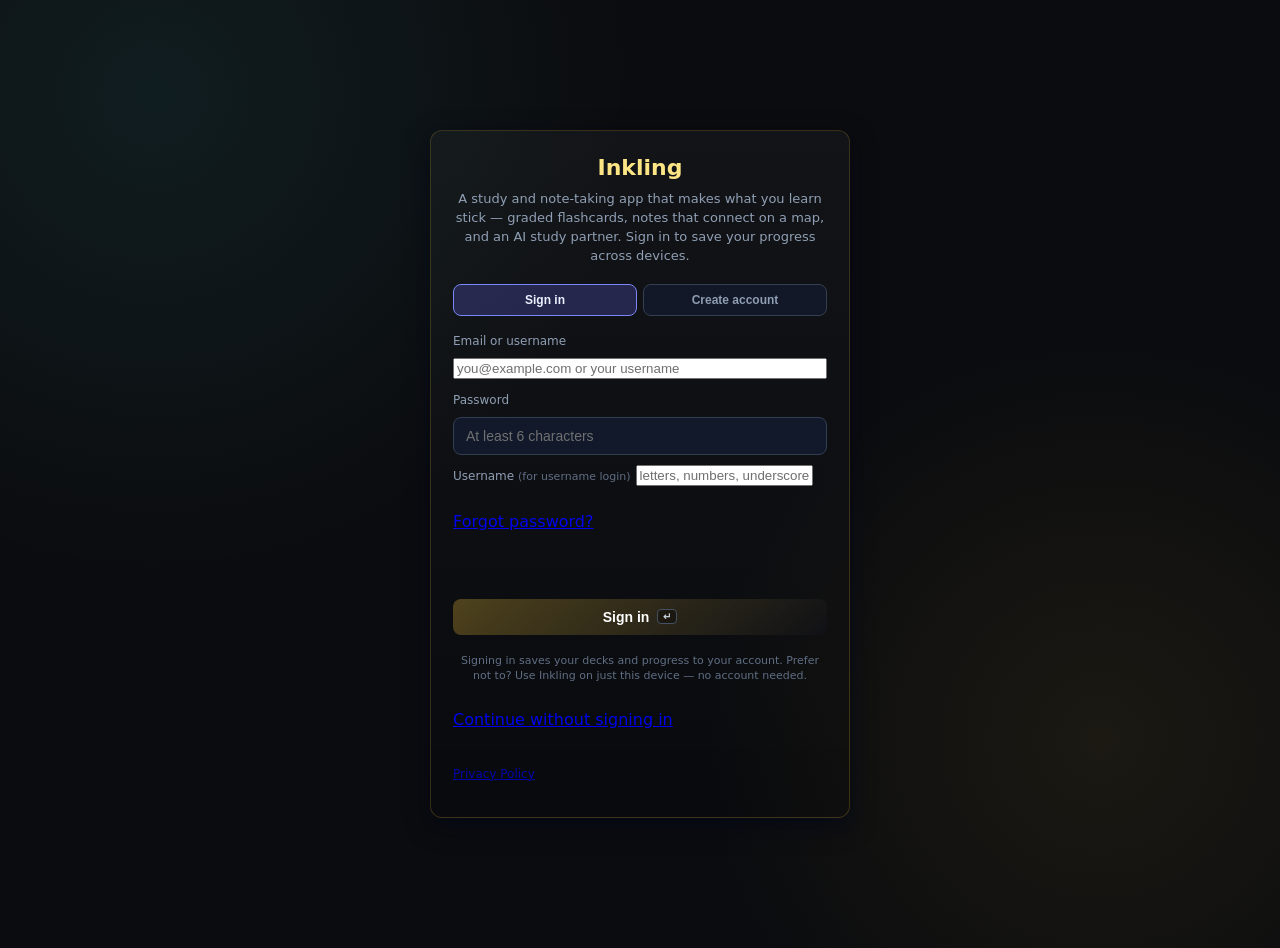
<file: login.html>
<!DOCTYPE html>
<html lang="en">
<head>
  <meta charset="UTF-8" />
  <meta name="viewport" content="width=device-width, initial-scale=1.0" />
  <meta name="theme-color" content="#111217" />
  <title>Sign in — Inkling</title>
  <link rel="icon" href="/icons/inkling-icon.svg" type="image/svg+xml" />
  <link rel="icon" href="/icons/favicon-64.png" sizes="64x64" type="image/png" />
  <link rel="apple-touch-icon" href="/icons/icon-192.png" />
  <!-- Backend URL config — MUST load before the module that calls the API, else
       login posts to this origin (github.io) → 404 → "couldn't reach server". -->
  <script src="/inkling-config.js"></script>
  <link rel="stylesheet" href="style.css" />
  <link rel="stylesheet" href="style-enhancements.css" />
  <link rel="stylesheet" href="style-appearance-palettes.css" />
</head>
<body class="auth-page">
  <main class="auth-screen auth-screen--page">
    <form id="auth-form" class="auth-card panel-card">
      <h1 class="auth-card__title">Inkling</h1>
      <p class="auth-card__lead">A study and note-taking app that makes what you learn stick — graded flashcards, notes that connect on a map, and an AI study partner. Sign in to save your progress across devices.</p>

      <div class="auth-tabs" role="tablist">
        <button type="button" class="auth-tab is-active" data-auth-tab="signin" role="tab">Sign in</button>
        <button type="button" class="auth-tab" data-auth-tab="register" role="tab">Create account</button>
      </div>

      <label for="auth-email" id="auth-email-label">Email or username</label>
      <input type="text" id="auth-email" name="email" autocomplete="username" inputmode="email" required placeholder="you@example.com or your username" />

      <label for="auth-password">Password</label>
      <input type="password" id="auth-password" name="password" autocomplete="current-password" required placeholder="At least 6 characters" minlength="6" />

      <div id="auth-username-wrap" class="auth-username-wrap hidden">
        <label for="auth-username">Username <span class="label-secondary">(for username login)</span></label>
        <input type="text" id="auth-username" name="username" autocomplete="username" placeholder="letters, numbers, underscore" pattern="[a-zA-Z0-9_]{3,24}" />
      </div>

      <p class="auth-forgot"><a href="/forgot-password.html">Forgot password?</a></p>

      <p id="auth-error" class="auth-error hidden" role="alert"></p>
      <p id="auth-sync-status" class="auth-sync-status" aria-live="polite"></p>

      <button type="submit" id="auth-submit" class="btn-primary btn-enter auth-submit">
        <span>Sign in</span>
        <kbd>↵</kbd>
      </button>

      <p class="auth-hint">Signing in saves your decks and progress to your account. Prefer not to? Use Inkling on just this device — no account needed.</p>

      <p class="auth-forgot">
        <a href="#" id="auth-skip-login">Continue without signing in</a>
      </p>
      <p class="auth-forgot" style="opacity:.7;font-size:12px">
        <a href="/privacy.html">Privacy Policy</a>
      </p>
    </form>
  </main>

  <script type="module">
    import { setSession } from "./src/auth/session.js";
    import { apiFetch, pullCloudBundle } from "./src/auth/cloudSync.js";
    import { applyServerUserToClient } from "./src/auth/userSettingsSync.js";

    const SKIP_LOGIN_KEY = "inklingSkipLogin";

    if (localStorage.getItem(SKIP_LOGIN_KEY) === "true") {
      window.location.replace("/index.html");
    }

    const form = document.getElementById("auth-form");
    const emailInput = document.getElementById("auth-email");
    const passwordInput = document.getElementById("auth-password");
    const errorEl = document.getElementById("auth-error");
    const submitBtn = document.getElementById("auth-submit");
    const statusEl = document.getElementById("auth-sync-status");
    const tabSignIn = document.querySelector('[data-auth-tab="signin"]');
    const tabRegister = document.querySelector('[data-auth-tab="register"]');
    const usernameWrap = document.getElementById("auth-username-wrap");
    const usernameInput = document.getElementById("auth-username");
    const emailLabel = document.getElementById("auth-email-label");

    // Wake the free-tier backend early — cold starts take ~10-30s, so a login
    // attempted against a sleeping server would otherwise time out / error.
    try {
      const base = window.__EUGENEOUS_API__;
      if (base) {
        statusEl.textContent = "Connecting to server…";
        const done = () => { if (statusEl.textContent === "Connecting to server…") statusEl.textContent = ""; };
        fetch(base + "/", { mode: "cors" }).then(done).catch(done);
      }
    } catch (e) { /* ignore */ }

    let mode = "signin";

    const setMode = (next) => {
      mode = next;
      tabSignIn?.classList.toggle("is-active", mode === "signin");
      tabRegister?.classList.toggle("is-active", mode === "register");
      usernameWrap?.classList.toggle("hidden", mode !== "register");
      // Sign in accepts an email OR a username; registering needs a real email.
      if (emailLabel) emailLabel.textContent = mode === "signin" ? "Email or username" : "Email";
      if (emailInput) emailInput.placeholder =
        mode === "signin" ? "you@example.com or your username" : "you@example.com";
      if (submitBtn) submitBtn.querySelector("span").textContent =
        mode === "signin" ? "Sign in" : "Create account";
      errorEl?.classList.add("hidden");
    };

    tabSignIn?.addEventListener("click", () => setMode("signin"));
    tabRegister?.addEventListener("click", () => setMode("register"));

    document.getElementById("auth-skip-login")?.addEventListener("click", (e) => {
      e.preventDefault();
      localStorage.setItem(SKIP_LOGIN_KEY, "true");
      window.location.href = "/index.html";
    });

    form?.addEventListener("submit", async (e) => {
      e.preventDefault();
      const identifier = emailInput?.value?.trim().toLowerCase() ?? "";
      const password = passwordInput?.value ?? "";
      if (mode === "register" && !(identifier.includes("@") && identifier.includes("."))) {
        errorEl.textContent = "Enter a valid email to create an account.";
        errorEl.classList.remove("hidden");
        return;
      }
      if (!identifier || password.length < 6) {
        errorEl.textContent = "Enter your email or username and a password (6+ characters).";
        errorEl.classList.remove("hidden");
        return;
      }
      submitBtn.disabled = true;
      errorEl.classList.add("hidden");
      statusEl.textContent = mode === "signin" ? "Signing in…" : "Creating account…";

      try {
        const path = mode === "signin" ? "/api/auth/login" : "/api/auth/register";
        const payload = { email: identifier, password };
        if (mode === "register" && usernameInput?.value?.trim()) {
          payload.username = usernameInput.value.trim();
        }
        // Retry through a cold start: the first hit on a sleeping free-tier
        // backend can 502/stall, so try a few times before surfacing an error.
        let result;
        for (let attempt = 0; ; attempt++) {
          try {
            result = await apiFetch(path, { method: "POST", body: JSON.stringify(payload), timeoutMs: 12000 });
            break;
          } catch (e) {
            if (attempt < 2 && (e.status === undefined || e.status >= 500)) {
              statusEl.textContent = "Server's waking up (free tier) — hang on…";
              await new Promise((r) => setTimeout(r, 3500));
              continue;
            }
            throw e;
          }
        }
        // No token = no real backend (e.g. the static GitHub Pages build).
        // Don't fake a sign-in and bounce back — say so clearly.
        if (!result?.token) {
          throw new Error(
            "Couldn't reach the account server. Accounts need the local/hosted server — or use “Continue without signing in.”"
          );
        }
        setSession({ token: result.token, email: result.email, user: result.user });
        applyServerUserToClient(result.user);
        statusEl.textContent = "Loading your calendar…";
        // Don't let a slow/hanging cloud sync trap you on the login page after a
        // successful sign-in — give it a few seconds, then go in regardless (the
        // app re-syncs on load anyway).
        await Promise.race([
          pullCloudBundle().catch(() => {}),
          new Promise((r) => setTimeout(r, 4000))
        ]);
        window.location.href = "/index.html";
      } catch (err) {
        errorEl.textContent = err.message || "Could not sign in.";
        errorEl.classList.remove("hidden");
        statusEl.textContent = "";
      } finally {
        submitBtn.disabled = false;
      }
    });
  </script>
  <!-- Visitor analytics (GoatCounter). Owner self-exclude: ?noviews once per device. -->
  <script>
    (function () {
      try {
        var p = new URLSearchParams(location.search);
        if (p.has("noviews")) localStorage.setItem("skipgc", "t");
        if (p.has("countme")) localStorage.removeItem("skipgc");
        if (localStorage.getItem("skipgc") === "t") return;
      } catch (e) { /* ignore */ }
      var s = document.createElement("script");
      s.async = true;
      s.src = "//gc.zgo.at/count.js";
      s.setAttribute("data-goatcounter", "https://eugeneousxr.goatcounter.com/count");
      document.head.appendChild(s);
    })();
  </script>
</body>
</html>
</file>
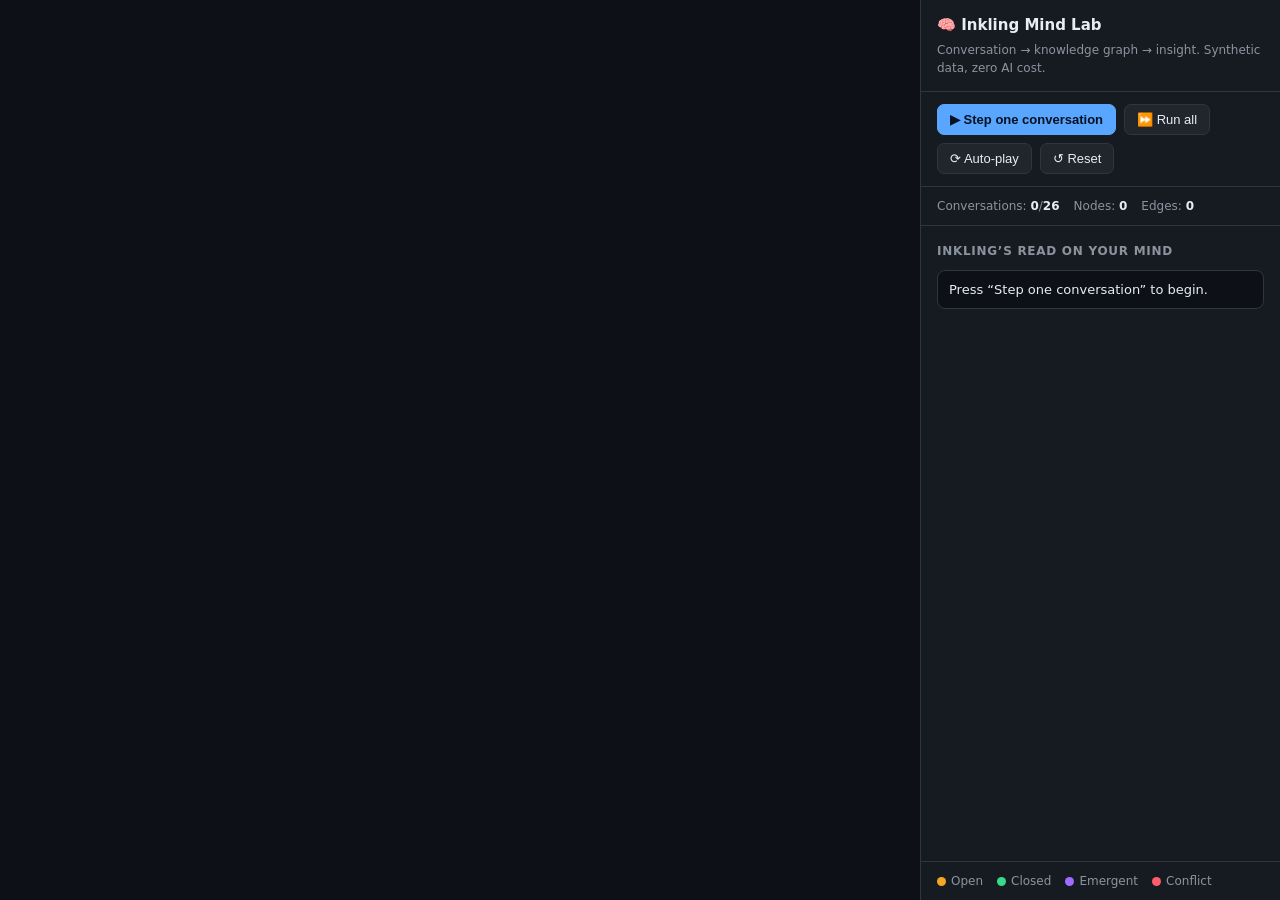
<file: mind-lab.html>
<!DOCTYPE html>
<html lang="en">
<head>
<meta charset="UTF-8" />
<meta name="viewport" content="width=device-width, initial-scale=1.0" />
<title>Inkling Mind Lab — cognitive graph MVP</title>
<style>
  :root {
    --bg: #0d1117; --panel: #161b22; --line: #30363d; --text: #e6edf3; --muted: #8b949e;
    --open: #f5a623; --closed: #39d98a; --emergent: #a06bff; --contra: #ff5c6c; --accent: #58a6ff;
  }
  * { box-sizing: border-box; }
  html, body { margin: 0; height: 100%; background: var(--bg); color: var(--text);
    font: 14px/1.5 -apple-system, "Segoe UI", system-ui, sans-serif; }
  #app { display: flex; height: 100vh; }
  #stage { position: relative; flex: 1; min-width: 0; }
  canvas { display: block; width: 100%; height: 100%; }
  #side { width: 360px; flex-shrink: 0; background: var(--panel); border-left: 1px solid var(--line);
    display: flex; flex-direction: column; }
  header { padding: 14px 16px; border-bottom: 1px solid var(--line); }
  header h1 { margin: 0; font-size: 15px; }
  header p { margin: 4px 0 0; color: var(--muted); font-size: 12px; }
  .controls { display: flex; flex-wrap: wrap; gap: 8px; padding: 12px 16px; border-bottom: 1px solid var(--line); }
  button { background: #21262d; color: var(--text); border: 1px solid var(--line); border-radius: 7px;
    padding: 7px 12px; font-size: 13px; cursor: pointer; }
  button:hover { border-color: var(--accent); }
  button.primary { background: var(--accent); color: #08111f; border-color: var(--accent); font-weight: 600; }
  .stats { display: flex; gap: 14px; padding: 10px 16px; border-bottom: 1px solid var(--line);
    color: var(--muted); font-size: 12px; }
  .stats b { color: var(--text); }
  #commentary { flex: 1; overflow-y: auto; padding: 12px 16px; }
  #commentary h2 { font-size: 12px; text-transform: uppercase; letter-spacing: .06em; color: var(--muted); margin: 4px 0 10px; }
  .insight { background: #0d1117; border: 1px solid var(--line); border-radius: 8px; padding: 9px 11px;
    margin-bottom: 8px; font-size: 13px; }
  .legend { display: flex; gap: 14px; padding: 10px 16px; border-top: 1px solid var(--line); font-size: 12px; color: var(--muted); }
  .dot { display: inline-block; width: 9px; height: 9px; border-radius: 50%; margin-right: 5px; vertical-align: middle; }
  #tip { position: absolute; pointer-events: none; background: #000d; border: 1px solid var(--line);
    border-radius: 6px; padding: 6px 9px; font-size: 12px; display: none; max-width: 220px; }
  .cluster-note { color: var(--muted); font-size: 12px; margin-top: 12px; }
</style>
</head>
<body>
<div id="app">
  <div id="stage">
    <canvas id="c"></canvas>
    <div id="tip"></div>
  </div>
  <div id="side">
    <header>
      <h1>🧠 Inkling Mind Lab</h1>
      <p>Conversation → knowledge graph → insight. Synthetic data, zero AI cost.</p>
    </header>
    <div class="controls">
      <button id="step" class="primary">▶ Step one conversation</button>
      <button id="runall">⏩ Run all</button>
      <button id="auto">⟳ Auto-play</button>
      <button id="reset">↺ Reset</button>
    </div>
    <div class="stats">
      <span>Conversations: <b id="st-conv">0</b>/<b id="st-conv-total">0</b></span>
      <span>Nodes: <b id="st-nodes">0</b></span>
      <span>Edges: <b id="st-edges">0</b></span>
    </div>
    <div id="commentary"><h2>Inkling’s read on your mind</h2><div class="insight">Press “Step one conversation” to begin.</div></div>
    <div class="legend">
      <span><i class="dot" style="background:var(--open)"></i>Open</span>
      <span><i class="dot" style="background:var(--closed)"></i>Closed</span>
      <span><i class="dot" style="background:var(--emergent)"></i>Emergent</span>
      <span><i class="dot" style="background:var(--contra)"></i>Conflict</span>
    </div>
  </div>
</div>

<script type="module">
import { createMind, ingestTurn, insights } from "./src/inkling/mind/cognition.js";
import { SYNTHETIC_CONVERSATIONS } from "./src/inkling/mind/synthetic.js";

const DAY = 86400000;
const base = Date.now() - SYNTHETIC_CONVERSATIONS.length * DAY;
const CONVS = SYNTHETIC_CONVERSATIONS.map((conv, ci) => ({
  session: conv.session,
  turns: conv.turns.map((t, ti) => ({ ...t, sessionId: conv.session, ts: base + ci * DAY + ti * 60000 }))
}));

const COLORS = { open: getCSS("--open"), closed: getCSS("--closed"), emergent: getCSS("--emergent") };
function getCSS(v) { return getComputedStyle(document.documentElement).getPropertyValue(v).trim(); }

const canvas = document.getElementById("c");
const ctx = canvas.getContext("2d");
const tip = document.getElementById("tip");
let W = 0, H = 0, dpr = Math.min(2, window.devicePixelRatio || 1);

let mind = createMind();
let cursor = 0;
let pos = new Map();      // id -> {x,y,vx,vy}
let autoTimer = null;
let mouse = { x: -1, y: -1 };

function resize() {
  const r = canvas.parentElement.getBoundingClientRect();
  W = r.width; H = r.height;
  canvas.width = W * dpr; canvas.height = H * dpr;
  ctx.setTransform(dpr, 0, 0, dpr, 0, 0);
}
window.addEventListener("resize", resize);
resize();

function ensurePositions() {
  for (const n of mind.nodes.values()) {
    if (!pos.has(n.id)) pos.set(n.id, { x: W / 2 + (Math.random() - 0.5) * 80, y: H / 2 + (Math.random() - 0.5) * 80, vx: 0, vy: 0 });
  }
}

function simulate() {
  const nodes = [...mind.nodes.values()];
  const edges = [...mind.edges.values()];
  // repulsion
  for (let i = 0; i < nodes.length; i++) {
    const pi = pos.get(nodes[i].id);
    for (let j = i + 1; j < nodes.length; j++) {
      const pj = pos.get(nodes[j].id);
      let dx = pi.x - pj.x, dy = pi.y - pj.y;
      let d2 = dx * dx + dy * dy || 0.01;
      const force = 2400 / d2;
      const d = Math.sqrt(d2);
      const fx = (dx / d) * force, fy = (dy / d) * force;
      pi.vx += fx; pi.vy += fy; pj.vx -= fx; pj.vy -= fy;
    }
  }
  // springs
  for (const e of edges) {
    const a = pos.get(e.from), b = pos.get(e.to);
    if (!a || !b) continue;
    let dx = b.x - a.x, dy = b.y - a.y;
    const d = Math.sqrt(dx * dx + dy * dy) || 0.01;
    const rest = e.rel === "CONTRADICTS" ? 170 : 70;
    const k = 0.0009 * (e.rel === "CONTRADICTS" ? 0.4 : 1 + e.weight * 0.25);
    const f = (d - rest) * k;
    const fx = (dx / d) * f, fy = (dy / d) * f;
    a.vx += fx; a.vy += fy; b.vx -= fx; b.vy -= fy;
  }
  // centering + integrate
  for (const n of nodes) {
    const p = pos.get(n.id);
    p.vx += (W / 2 - p.x) * 0.0016;
    p.vy += (H / 2 - p.y) * 0.0016;
    p.vx *= 0.86; p.vy *= 0.86;
    p.x += p.vx; p.y += p.vy;
  }
}

function radius(n) { return 6 + n.importance * 20; }

function draw() {
  ctx.clearRect(0, 0, W, H);
  // edges
  for (const e of mind.edges.values()) {
    const a = pos.get(e.from), b = pos.get(e.to);
    if (!a || !b) continue;
    if (e.rel === "CONTRADICTS") {
      ctx.strokeStyle = getCSS("--contra"); ctx.lineWidth = 1.5; ctx.setLineDash([5, 4]);
    } else {
      ctx.strokeStyle = `rgba(139,148,158,${Math.min(0.7, 0.15 + e.weight * 0.12)})`;
      ctx.lineWidth = Math.min(4, 0.6 + e.weight * 0.5); ctx.setLineDash([]);
    }
    ctx.beginPath(); ctx.moveTo(a.x, a.y); ctx.lineTo(b.x, b.y); ctx.stroke();
  }
  ctx.setLineDash([]);
  // nodes
  let hover = null;
  for (const n of mind.nodes.values()) {
    const p = pos.get(n.id), rad = radius(n);
    if (mouse.x >= 0 && (mouse.x - p.x) ** 2 + (mouse.y - p.y) ** 2 < (rad + 4) ** 2) hover = { n, p };
    ctx.beginPath(); ctx.arc(p.x, p.y, rad, 0, Math.PI * 2);
    ctx.fillStyle = COLORS[n.state] || COLORS.open; ctx.fill();
    ctx.lineWidth = 1.5; ctx.strokeStyle = "rgba(0,0,0,.4)"; ctx.stroke();
    if (n.importance > 0.28 || rad > 11) {
      ctx.fillStyle = "#e6edf3"; ctx.font = `${Math.min(15, 10 + rad / 4)}px system-ui`;
      ctx.textAlign = "center"; ctx.fillText(n.label, p.x, p.y - rad - 4);
    }
  }
  if (hover) {
    const { n } = hover;
    tip.style.display = "block";
    tip.style.left = Math.min(W - 230, hover.p.x + 14) + "px";
    tip.style.top = (hover.p.y + 14) + "px";
    tip.innerHTML = `<b>${n.label}</b> <span style="color:var(--muted)">(${n.type})</span><br>` +
      `state: ${n.state} · confidence: ${n.confidence.toFixed(2)}<br>` +
      `seen ${n.props.frequency}× across ${n.props.sessions.length} session(s)`;
  } else tip.style.display = "none";
}

function loop() { simulate(); draw(); requestAnimationFrame(loop); }
loop();

canvas.addEventListener("mousemove", (e) => {
  const r = canvas.getBoundingClientRect(); mouse.x = e.clientX - r.left; mouse.y = e.clientY - r.top;
});
canvas.addEventListener("mouseleave", () => { mouse.x = -1; mouse.y = -1; });

function refreshStats() {
  document.getElementById("st-conv").textContent = cursor;
  document.getElementById("st-conv-total").textContent = CONVS.length;
  document.getElementById("st-nodes").textContent = mind.nodes.size;
  document.getElementById("st-edges").textContent = mind.edges.size;
}

function refreshInsights() {
  const out = insights(mind);
  const el = document.getElementById("commentary");
  el.innerHTML = "<h2>Inkling’s read on your mind</h2>" +
    out.lines.map((l) => `<div class="insight">${l}</div>`).join("") +
    `<div class="cluster-note">${mind.nodes.size} concepts, ${mind.edges.size} connections from ${cursor} conversation(s).</div>`;
}

function stepConversation() {
  if (cursor >= CONVS.length) return;
  for (const t of CONVS[cursor].turns) ingestTurn(mind, t);
  cursor++;
  ensurePositions();
  refreshStats(); refreshInsights();
}

document.getElementById("step").onclick = stepConversation;
document.getElementById("runall").onclick = () => { while (cursor < CONVS.length) stepConversation(); };
document.getElementById("reset").onclick = () => {
  stopAuto(); mind = createMind(); cursor = 0; pos = new Map();
  refreshStats();
  document.getElementById("commentary").innerHTML = '<h2>Inkling’s read on your mind</h2><div class="insight">Press “Step one conversation” to begin.</div>';
};
function stopAuto() { if (autoTimer) { clearInterval(autoTimer); autoTimer = null; document.getElementById("auto").textContent = "⟳ Auto-play"; } }
document.getElementById("auto").onclick = () => {
  if (autoTimer) return stopAuto();
  document.getElementById("auto").textContent = "⏸ Pause";
  autoTimer = setInterval(() => { if (cursor >= CONVS.length) return stopAuto(); stepConversation(); }, 1100);
};

refreshStats();
window.__mindLab = { get mind() { return mind; }, insights: () => insights(mind), step: stepConversation };
</script>
</body>
</html>
</file>
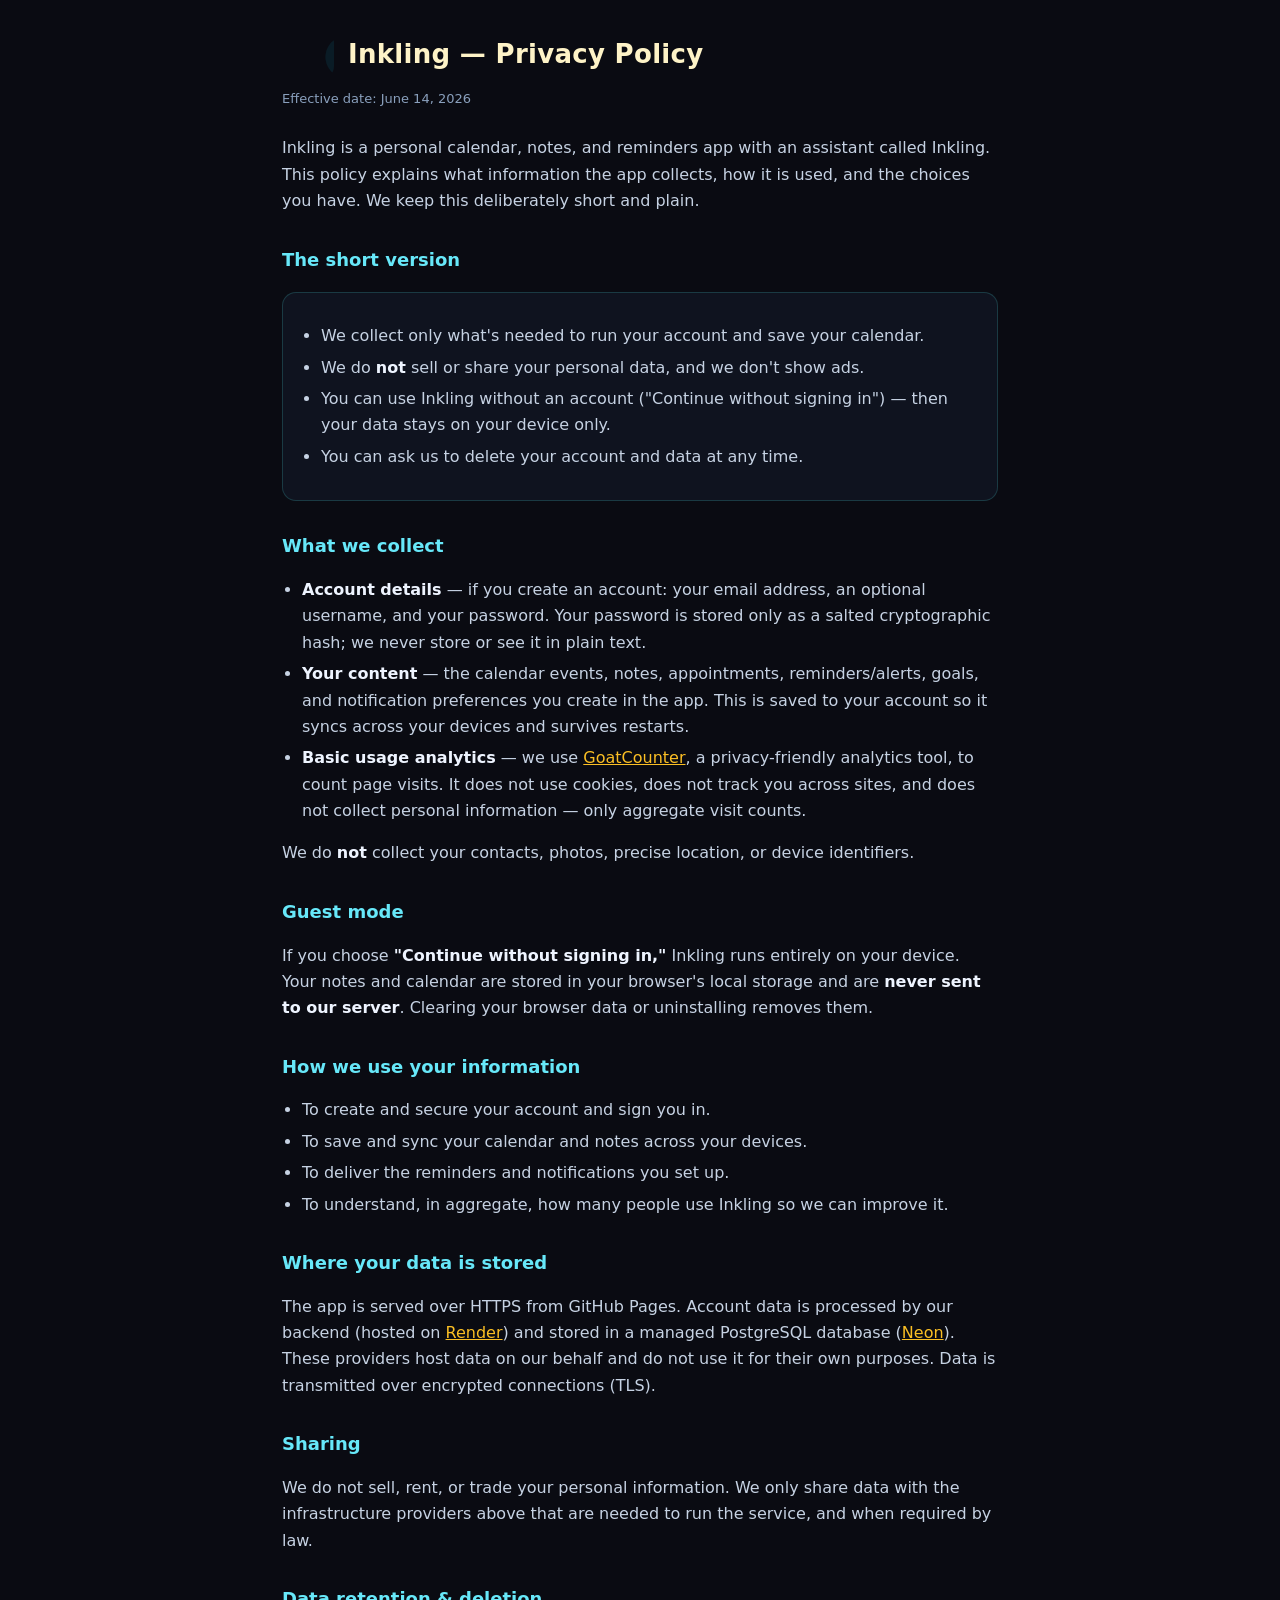
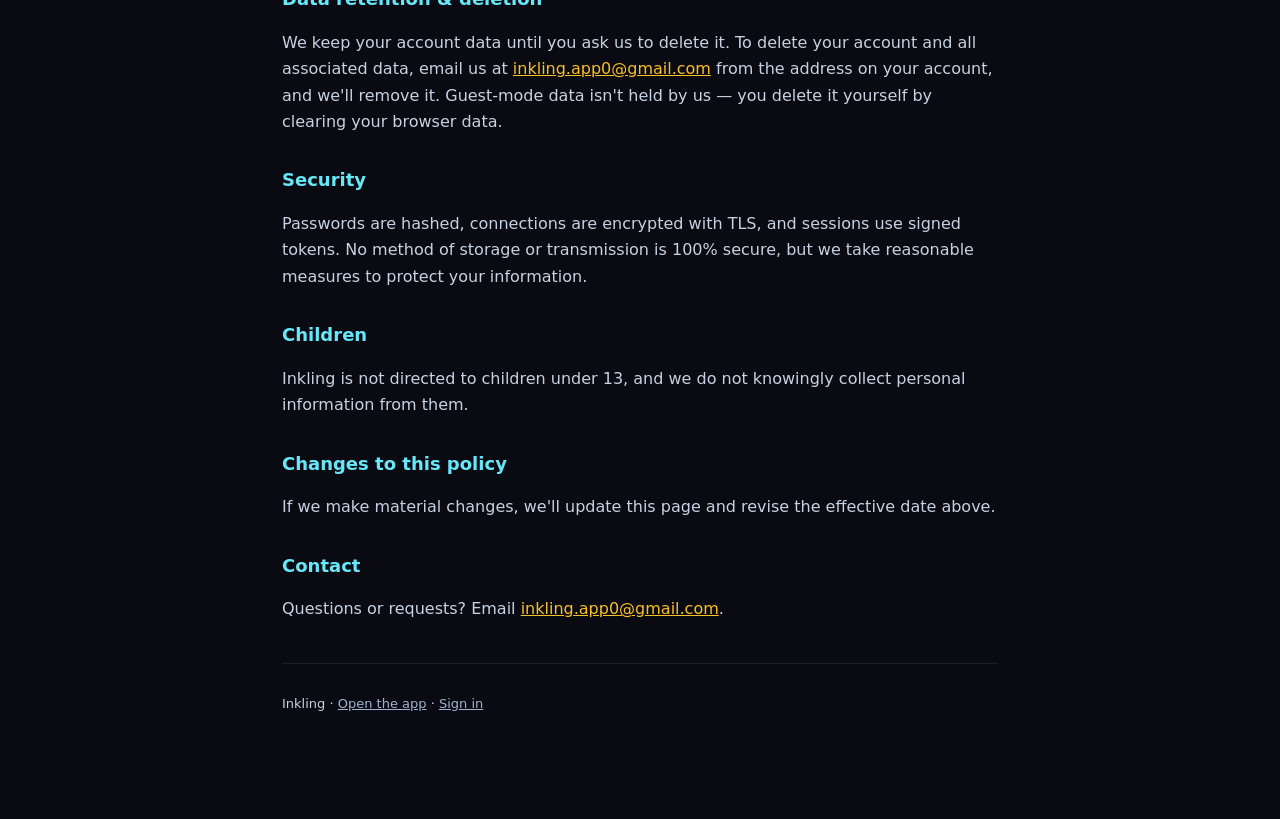
<file: privacy.html>
<!DOCTYPE html>
<html lang="en">
<head>
  <meta charset="UTF-8" />
  <meta name="viewport" content="width=device-width, initial-scale=1.0" />
  <meta name="theme-color" content="#0a0b12" />
  <title>Privacy Policy — Inkling</title>
  <link rel="icon" href="/icons/inkling-icon.svg" type="image/svg+xml" />
  <link rel="icon" href="/icons/favicon-64.png" sizes="64x64" type="image/png" />
  <style>
    :root { color-scheme: dark; }
    * { box-sizing: border-box; }
    body {
      margin: 0;
      background: #0a0b12;
      color: #dbe2ef;
      font: 16px/1.65 system-ui, -apple-system, "Segoe UI", Roboto, sans-serif;
      padding: 0 0 64px;
    }
    .wrap { max-width: 760px; margin: 0 auto; padding: 28px 22px; }
    header { display: flex; align-items: center; gap: 14px; margin-bottom: 8px; }
    header img { width: 52px; height: 52px; border-radius: 14px; }
    h1 { font-size: 26px; margin: 0; color: #fef3c7; letter-spacing: .3px; }
    .eff { color: #8aa0bd; font-size: 13px; margin: 4px 0 26px; }
    h2 { font-size: 18px; margin: 30px 0 8px; color: #67e8f9; }
    p, li { color: #c6d2e3; }
    ul { padding-left: 20px; }
    li { margin: 5px 0; }
    a { color: #fbbf24; }
    strong { color: #eef4ff; }
    .card {
      background: rgba(20,28,42,0.55);
      border: 1px solid rgba(78,230,230,0.18);
      border-radius: 14px;
      padding: 14px 18px;
      margin-top: 18px;
    }
    footer { margin-top: 40px; color: #7e93b0; font-size: 13px; border-top: 1px solid rgba(255,255,255,0.08); padding-top: 16px; }
    footer a { color: #9fb4d4; }
  </style>
</head>
<body>
  <div class="wrap">
    <header>
      <img src="/icons/icon-192.png" alt="Inkling icon" />
      <h1>Inkling — Privacy Policy</h1>
    </header>
    <p class="eff">Effective date: June 14, 2026</p>

    <p>Inkling is a personal calendar, notes, and reminders app with an assistant called Inkling.
       This policy explains what information the app collects, how it is used, and the choices you have.
       We keep this deliberately short and plain.</p>

    <h2>The short version</h2>
    <div class="card">
      <ul>
        <li>We collect only what's needed to run your account and save your calendar.</li>
        <li>We do <strong>not</strong> sell or share your personal data, and we don't show ads.</li>
        <li>You can use Inkling without an account ("Continue without signing in") — then your data stays on your device only.</li>
        <li>You can ask us to delete your account and data at any time.</li>
      </ul>
    </div>

    <h2>What we collect</h2>
    <ul>
      <li><strong>Account details</strong> — if you create an account: your email address, an optional username, and your password. Your password is stored only as a salted cryptographic hash; we never store or see it in plain text.</li>
      <li><strong>Your content</strong> — the calendar events, notes, appointments, reminders/alerts, goals, and notification preferences you create in the app. This is saved to your account so it syncs across your devices and survives restarts.</li>
      <li><strong>Basic usage analytics</strong> — we use <a href="https://www.goatcounter.com/" rel="noopener" target="_blank">GoatCounter</a>, a privacy-friendly analytics tool, to count page visits. It does not use cookies, does not track you across sites, and does not collect personal information — only aggregate visit counts.</li>
    </ul>
    <p>We do <strong>not</strong> collect your contacts, photos, precise location, or device identifiers.</p>

    <h2>Guest mode</h2>
    <p>If you choose <strong>"Continue without signing in,"</strong> Inkling runs entirely on your device.
       Your notes and calendar are stored in your browser's local storage and are <strong>never sent to our server</strong>.
       Clearing your browser data or uninstalling removes them.</p>

    <h2>How we use your information</h2>
    <ul>
      <li>To create and secure your account and sign you in.</li>
      <li>To save and sync your calendar and notes across your devices.</li>
      <li>To deliver the reminders and notifications you set up.</li>
      <li>To understand, in aggregate, how many people use Inkling so we can improve it.</li>
    </ul>

    <h2>Where your data is stored</h2>
    <p>The app is served over HTTPS from GitHub Pages. Account data is processed by our backend (hosted on
       <a href="https://render.com/" rel="noopener" target="_blank">Render</a>) and stored in a managed
       PostgreSQL database (<a href="https://neon.tech/" rel="noopener" target="_blank">Neon</a>). These providers
       host data on our behalf and do not use it for their own purposes. Data is transmitted over encrypted
       connections (TLS).</p>

    <h2>Sharing</h2>
    <p>We do not sell, rent, or trade your personal information. We only share data with the infrastructure
       providers above that are needed to run the service, and when required by law.</p>

    <h2>Data retention &amp; deletion</h2>
    <p>We keep your account data until you ask us to delete it. To delete your account and all associated data,
       email us at <a href="mailto:inkling.app0@gmail.com">inkling.app0@gmail.com</a> from the address on your
       account, and we'll remove it. Guest-mode data isn't held by us — you delete it yourself by clearing your
       browser data.</p>

    <h2>Security</h2>
    <p>Passwords are hashed, connections are encrypted with TLS, and sessions use signed tokens. No method of
       storage or transmission is 100% secure, but we take reasonable measures to protect your information.</p>

    <h2>Children</h2>
    <p>Inkling is not directed to children under 13, and we do not knowingly collect personal information from them.</p>

    <h2>Changes to this policy</h2>
    <p>If we make material changes, we'll update this page and revise the effective date above.</p>

    <h2>Contact</h2>
    <p>Questions or requests? Email <a href="mailto:inkling.app0@gmail.com">inkling.app0@gmail.com</a>.</p>

    <footer>
      <p>Inkling · <a href="/index.html">Open the app</a> · <a href="/login.html">Sign in</a></p>
    </footer>
  </div>
</body>
</html>
</file>
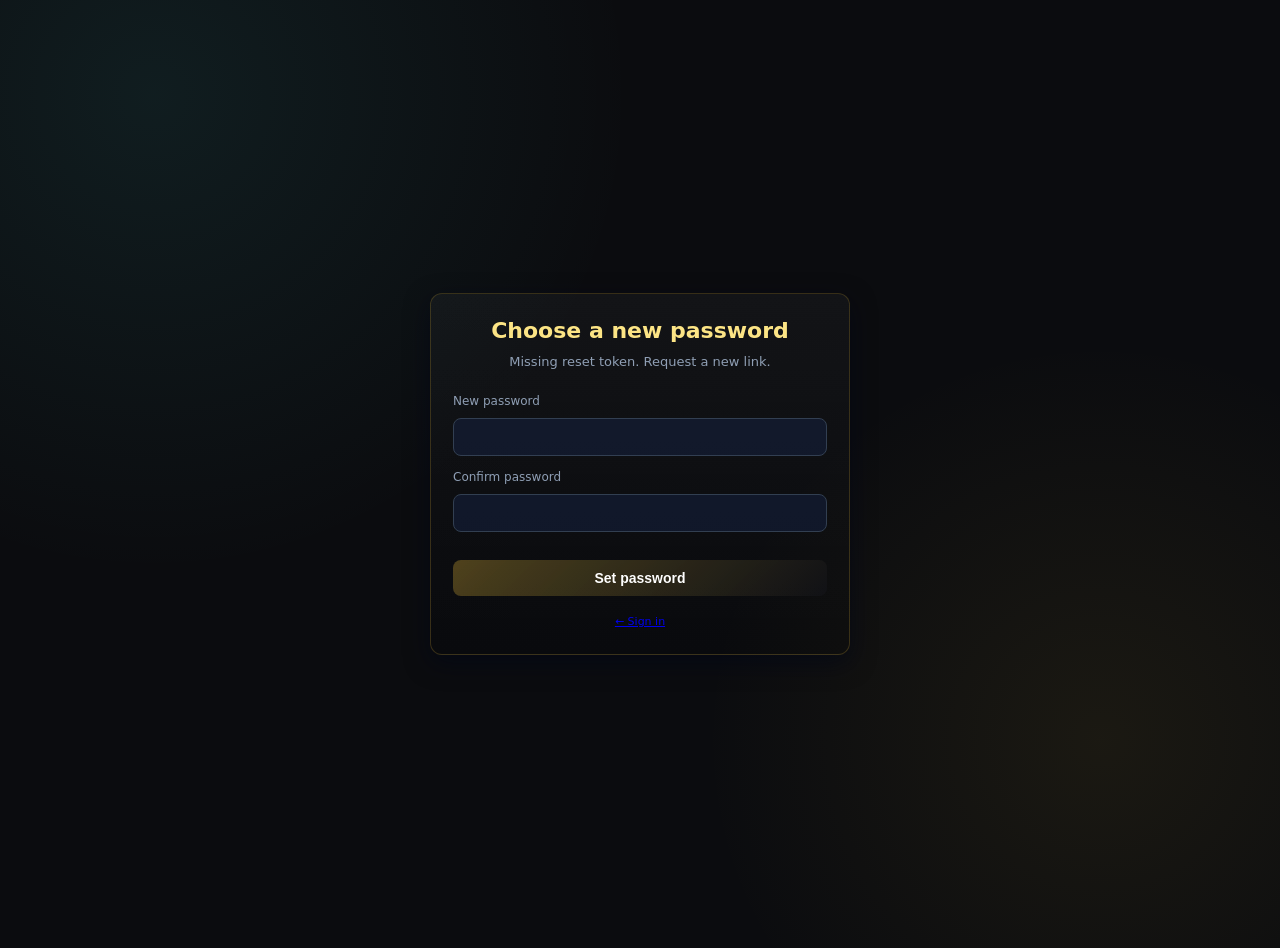
<file: reset-password.html>
<!DOCTYPE html>
<html lang="en">
<head>
  <meta charset="UTF-8" />
  <meta name="viewport" content="width=device-width, initial-scale=1.0" />
  <title>New password — Inkling</title>
  <link rel="stylesheet" href="style.css" />
  <link rel="stylesheet" href="style-enhancements.css" />
</head>
<body class="auth-page">
  <main class="auth-screen auth-screen--page">
    <form id="reset-form" class="auth-card panel-card">
      <h1 class="auth-card__title">Choose a new password</h1>
      <p id="reset-status" class="auth-card__lead">Checking reset link…</p>
      <label for="reset-password">New password</label>
      <input type="password" id="reset-password" minlength="6" required autocomplete="new-password" />
      <label for="reset-password2">Confirm password</label>
      <input type="password" id="reset-password2" minlength="6" required autocomplete="new-password" />
      <p id="reset-error" class="auth-error hidden" role="alert"></p>
      <button type="submit" id="reset-submit" class="btn-primary btn-enter auth-submit" disabled>Set password</button>
      <p class="auth-hint"><a href="/login.html">← Sign in</a></p>
    </form>
  </main>
  <script type="module">
    import { apiFetch } from "./src/auth/cloudSync.js";

    const params = new URLSearchParams(window.location.search);
    const token = params.get("token") || "";
    const statusEl = document.getElementById("reset-status");
    const submitBtn = document.getElementById("reset-submit");
    const form = document.getElementById("reset-form");

    async function init() {
      if (!token) {
        statusEl.textContent = "Missing reset token. Request a new link.";
        return;
      }
      try {
        const { valid } = await apiFetch(`/api/auth/reset-token?token=${encodeURIComponent(token)}`);
        if (!valid) {
          statusEl.textContent = "This link is invalid or expired. Request a new one.";
          return;
        }
        statusEl.textContent = "Enter your new password below.";
        submitBtn.disabled = false;
      } catch {
        statusEl.textContent = "Could not verify link. Try again later.";
      }
    }

    form?.addEventListener("submit", async (e) => {
      e.preventDefault();
      const p1 = document.getElementById("reset-password")?.value ?? "";
      const p2 = document.getElementById("reset-password2")?.value ?? "";
      const errEl = document.getElementById("reset-error");
      if (p1.length < 6) {
        errEl.textContent = "Password must be at least 6 characters.";
        errEl.classList.remove("hidden");
        return;
      }
      if (p1 !== p2) {
        errEl.textContent = "Passwords do not match.";
        errEl.classList.remove("hidden");
        return;
      }
      submitBtn.disabled = true;
      try {
        await apiFetch("/api/auth/reset-password", {
          method: "POST",
          body: JSON.stringify({ token, password: p1 })
        });
        window.location.href = "/login.html?reset=1";
      } catch (err) {
        errEl.textContent = err.message || "Reset failed.";
        errEl.classList.remove("hidden");
        submitBtn.disabled = false;
      }
    });

    void init();
  </script>
</body>
</html>
</file>
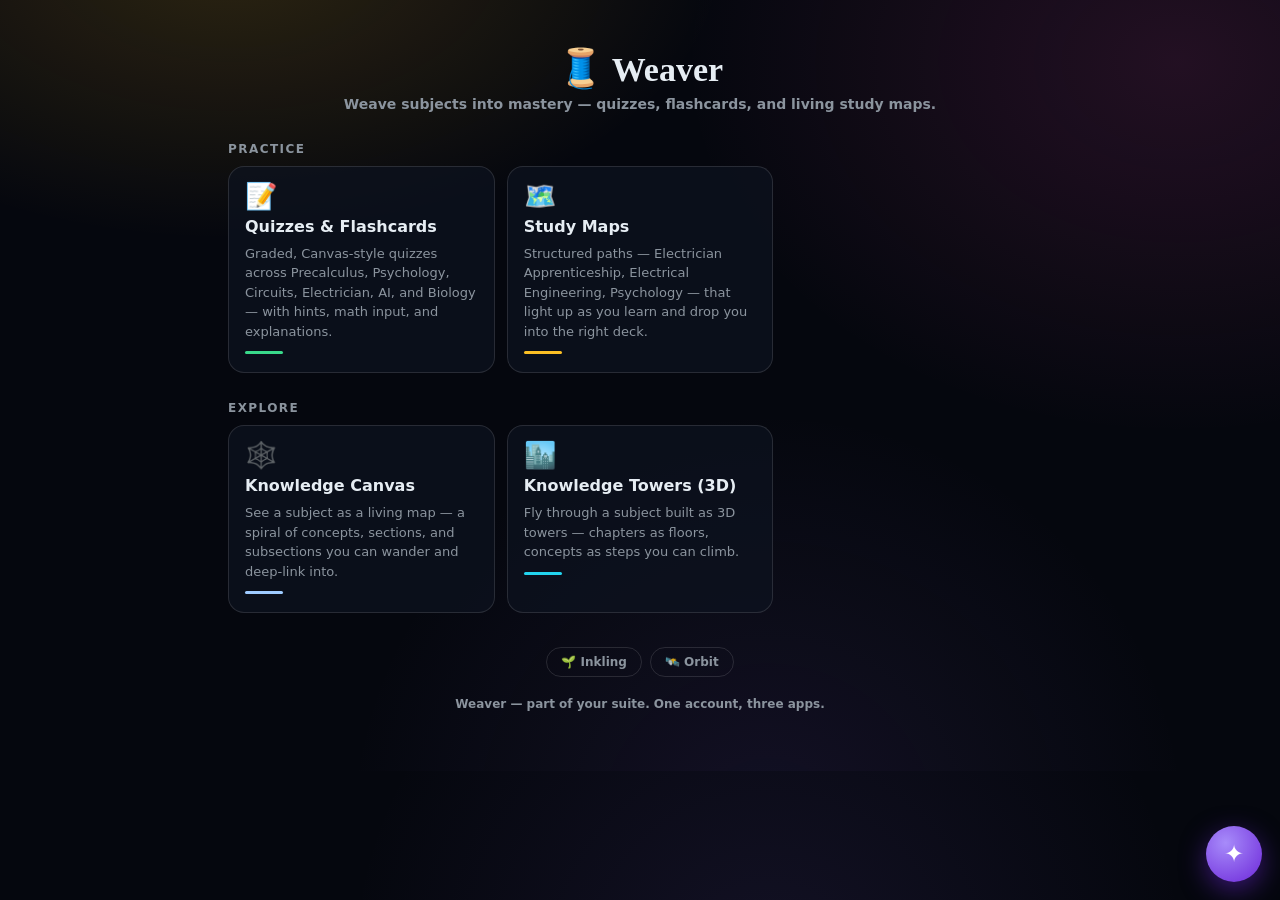
<file: weaver.html>
<!DOCTYPE html>
<html lang="en">
<head>
<meta charset="UTF-8" />
<meta name="viewport" content="width=device-width, initial-scale=1, viewport-fit=cover" />
<title>Weaver — Study &amp; Practice</title>
<meta name="theme-color" content="#05070e" />
<link rel="manifest" href="/weaver-manifest.json" />
<link rel="icon" href="data:image/svg+xml,<svg xmlns='http://www.w3.org/2000/svg' viewBox='0 0 100 100'><text y='.9em' font-size='90'>🧵</text></svg>" />
<style>
  :root{ --bg:#05070e; --ink:#e6edf3; --dim:#8b949e; --line:rgba(255,255,255,.12); --panel:rgba(14,19,32,.7);
    --violet:#a78bfa; --green:#39d98a; --blue:#9ecbff; --amber:#fbbf24; --cyan:#22d3ee; }
  *{ box-sizing:border-box; }
  /* Weaver's galaxy — warm amber & magenta nebula (its signature look). */
  html,body{ margin:0; min-height:100%; background:
    radial-gradient(900px 520px at 18% -6%, rgba(251,191,36,.16), transparent 55%),
    radial-gradient(820px 620px at 92% 8%, rgba(217,70,160,.14), transparent 60%),
    radial-gradient(700px 700px at 60% 108%, rgba(120,90,200,.12), transparent 60%),
    var(--bg);
    color:var(--ink); font:600 15px/1.5 system-ui,-apple-system,"Segoe UI",sans-serif; }
  .wrap{ max-width:860px; margin:0 auto; padding:34px 18px 60px; }
  header{ text-align:center; margin:14px 0 30px; }
  .logo{ font:800 34px/1.1 Georgia,serif; }
  .logo .t{ font-size:38px; }
  .tag{ color:var(--dim); font:600 14px system-ui; margin-top:6px; }
  .grid{ display:grid; grid-template-columns:repeat(auto-fill,minmax(240px,1fr)); gap:12px; }
  a.card{ display:flex; flex-direction:column; gap:8px; text-decoration:none; color:inherit;
    background:var(--panel); border:1px solid var(--line); border-radius:16px; padding:16px 16px 18px;
    transition:border-color .15s, transform .15s; }
  a.card:hover{ border-color:rgba(167,139,250,.55); transform:translateY(-2px); }
  .emoji{ font-size:26px; line-height:1; }
  .ct{ font:800 16px system-ui; }
  .cd{ color:var(--dim); font:500 13px/1.5 system-ui; }
  .accent{ height:3px; border-radius:3px; width:38px; margin-top:2px; }
  .sec{ margin:28px 0 10px; font:800 12px system-ui; letter-spacing:.12em; text-transform:uppercase; color:var(--dim); }
  .switch{ display:flex; gap:8px; flex-wrap:wrap; justify-content:center; margin-top:34px; }
  .switch a{ text-decoration:none; color:var(--dim); border:1px solid var(--line); border-radius:999px;
    padding:7px 14px; font:800 12px system-ui; }
  .switch a:hover{ color:var(--ink); border-color:rgba(167,139,250,.5); }
  .foot{ text-align:center; color:var(--dim); font:600 12px system-ui; margin-top:20px; }
  /* Shared Inkling orb — the same assistant across Orbit / Inkling / Weaver. */
  .orb{ position:fixed; right:18px; bottom:18px; z-index:60; width:56px; height:56px; border-radius:50%; border:0; cursor:pointer;
    background:radial-gradient(circle at 35% 30%, #a78bfa, #6d28d9); color:#fff; font-size:24px;
    box-shadow:0 8px 26px rgba(109,40,217,.5); transition:transform .15s; }
  .orb:hover{ transform:scale(1.06); }
  .orb-panel{ position:fixed; right:18px; bottom:84px; z-index:60; width:min(360px,92vw); height:min(60vh,520px);
    background:rgba(10,14,24,.97); border:1px solid var(--line); border-radius:16px; display:flex; flex-direction:column;
    overflow:hidden; box-shadow:0 16px 50px rgba(0,0,0,.5); }
  .orb-panel[hidden]{ display:none; }
  .orb-head{ display:flex; justify-content:space-between; align-items:center; padding:12px 14px; border-bottom:1px solid var(--line); font:800 14px system-ui; color:var(--violet); }
  .orb-head button{ background:none; border:0; color:var(--dim); cursor:pointer; font-size:15px; }
  .orb-thread{ flex:1; overflow:auto; padding:12px; display:flex; flex-direction:column; gap:9px; }
  .orb-hi{ color:var(--dim); font:500 13px/1.6 system-ui; }
  .orb-msg{ max-width:88%; padding:9px 12px; font:500 13.5px/1.5 system-ui; }
  .orb-user{ align-self:flex-end; background:rgba(88,166,255,.16); border:1px solid rgba(88,166,255,.35); color:#eaf2ff; border-radius:13px 13px 4px 13px; }
  .orb-inkling{ align-self:flex-start; background:rgba(255,255,255,.05); border:1px solid var(--line); color:#e6edf3; border-radius:13px 13px 13px 4px; }
  .orb-actions{ display:flex; gap:6px; flex-wrap:wrap; padding:9px 10px 0; }
  .orb-chip{ background:rgba(167,139,250,.14); border:1px solid rgba(167,139,250,.4); color:#ddd6fe; border-radius:999px; padding:5px 10px; font:800 11px system-ui; cursor:pointer; }
  .orb-chip:hover{ background:rgba(167,139,250,.26); }
  .orb-input{ display:flex; gap:7px; padding:10px; border-top:1px solid var(--line); }
  .orb-input input{ flex:1; background:rgba(255,255,255,.05); border:1px solid var(--line); color:var(--ink); border-radius:9px; padding:9px 11px; font:600 13px system-ui; }
  .orb-input button{ background:linear-gradient(135deg,#2563eb,#7c3aed); border:0; color:#fff; border-radius:9px; width:40px; font-size:18px; cursor:pointer; }
</style>
</head>
<body>
  <div class="wrap">
    <header>
      <div class="logo"><span class="t">🧵</span> Weaver</div>
      <div class="tag">Weave subjects into mastery — quizzes, flashcards, and living study maps.</div>
    </header>

    <div class="sec">Practice</div>
    <div class="grid">
      <a class="card" href="/quiz.html">
        <div class="emoji">📝</div>
        <div class="ct">Quizzes &amp; Flashcards</div>
        <div class="cd">Graded, Canvas-style quizzes across Precalculus, Psychology, Circuits, Electrician, AI, and Biology — with hints, math input, and explanations.</div>
        <div class="accent" style="background:var(--green)"></div>
      </a>
      <a class="card" href="/quiz.html">
        <div class="emoji">🗺️</div>
        <div class="ct">Study Maps</div>
        <div class="cd">Structured paths — Electrician Apprenticeship, Electrical Engineering, Psychology — that light up as you learn and drop you into the right deck.</div>
        <div class="accent" style="background:var(--amber)"></div>
      </a>
    </div>

    <div class="sec">Explore</div>
    <div class="grid">
      <a class="card" href="/wordweaver.html">
        <div class="emoji">🕸️</div>
        <div class="ct">Knowledge Canvas</div>
        <div class="cd">See a subject as a living map — a spiral of concepts, sections, and subsections you can wander and deep-link into.</div>
        <div class="accent" style="background:var(--blue)"></div>
      </a>
      <a class="card" href="/wordweaver3d.html">
        <div class="emoji">🏙️</div>
        <div class="ct">Knowledge Towers (3D)</div>
        <div class="cd">Fly through a subject built as 3D towers — chapters as floors, concepts as steps you can climb.</div>
        <div class="accent" style="background:var(--cyan)"></div>
      </a>
    </div>

    <div class="switch">
      <a href="/inkling.html">🌱 Inkling</a>
      <a href="/">🛰️ Orbit</a>
    </div>
    <div class="foot">Weaver — part of your suite. One account, three apps.</div>
  </div>

  <!-- Shared Inkling orb (same widget goes on Orbit + Inkling too) -->
  <button id="orb" class="orb" aria-label="Ask Inkling">✦</button>
  <div id="orbPanel" class="orb-panel" hidden>
    <div class="orb-head"><span>✦ Inkling</span><button id="orbClose" aria-label="Close">✕</button></div>
    <div id="orbThread" class="orb-thread"></div>
    <div class="orb-actions" id="orbActions"></div>
    <div class="orb-input"><input id="orbInput" placeholder="Ask Inkling anything…" /><button id="orbSend" aria-label="Send">›</button></div>
  </div>
  <script>
  (function(){
    var API=(window.__EUGENEOUS_API__)||"https://inkling-15yf.onrender.com";
    var CHAT_KEY="inkling-orb-v1", APP="Weaver (study & practice)";
    var FRAME="You are Inkling — the user's mentor across their whole suite (Orbit: calendar & schedule; Inkling: knowledge, story & graph; Weaver: study & practice). Warm, curious, concise; connect ideas and lead with a question when apt; never fabricate. The user is currently in "+APP+".";
    function token(){ try{ var s=JSON.parse(localStorage.getItem("eugeneousxr:session")||"null"); return s&&s.token?s.token:null; }catch(e){ return null; } }
    function load(){ try{ return JSON.parse(localStorage.getItem(CHAT_KEY)||"[]"); }catch(e){ return []; } }
    function save(m){ try{ localStorage.setItem(CHAT_KEY, JSON.stringify(m.slice(-40))); }catch(e){} }
    function esc(s){ return String(s==null?"":s).replace(/[&<>]/g,function(c){return {"&":"&amp;","<":"&lt;",">":"&gt;"}[c];}); }
    function md(s){ return esc(s).replace(/\*\*([^*]+)\*\*/g,"<b>$1</b>").replace(/`([^`]+)`/g,"<code>$1</code>").replace(/\n/g,"<br>"); }
    // App-specific quick actions — the minimal set Weaver needs.
    var ACTIONS=[
      {i:"📝",t:"Quiz me",m:"Quiz me — pick a topic I've been studying, ask me one question, then check my answer."},
      {i:"💡",t:"Explain",m:"Explain a concept I'm learning as simply as you can. Ask me which one first."},
      {i:"🎯",t:"What next",m:"Based on what I've been studying, what should I focus on next, and why?"}
    ];
    var msgs=load();
    function render(){ var t=document.getElementById("orbThread");
      t.innerHTML = msgs.length ? msgs.map(function(m){ return '<div class="orb-msg orb-'+(m.role==="user"?"user":"inkling")+'">'+(m.role==="user"?esc(m.text):md(m.text))+'</div>'; }).join("")
        : '<div class="orb-hi">Hi — I\'m Inkling. Ask me anything; I\'m the same assistant across Orbit, Inkling and Weaver, and I remember our chat everywhere.</div>';
      t.scrollTop=t.scrollHeight; }
    async function send(preset){
      var inp=document.getElementById("orbInput"); var q=preset||(inp.value||"").trim(); if(!q) return; if(!preset) inp.value="";
      msgs.push({role:"user",text:q}); save(msgs); render();
      var tk=token();
      if(!tk){ msgs.push({role:"inkling",text:"Sign in on the main app (and set an API key on Render) and I can answer with the full model — I'll be the same Inkling across all three apps."}); save(msgs); render(); return; }
      msgs.push({role:"inkling",text:"…"}); render();
      var reply=null;
      try{
        var hist=msgs.filter(function(m){return m.text!=="…";}).slice(-12).map(function(m){return {role:m.role==="user"?"user":"assistant",content:m.text};});
        var res=await fetch(API+"/api/inkling/chat",{method:"POST",headers:{"Content-Type":"application/json","Authorization":"Bearer "+tk},
          body:JSON.stringify({message:q, history:hist, mindSummary:FRAME, referenceDate:new Date().toISOString().slice(0,10)})});
        if(res.ok){ var d=await res.json(); if(d&&d.source==="llm"&&d.reply) reply=d.reply; }
      }catch(e){}
      msgs.pop();
      msgs.push({role:"inkling",text: reply||"I couldn't reach the AI just now — check you're signed in and the API key is set on Render."});
      save(msgs); render();
    }
    document.getElementById("orb").onclick=function(){ var p=document.getElementById("orbPanel"); p.hidden=!p.hidden; if(!p.hidden){ render(); document.getElementById("orbInput").focus(); } };
    document.getElementById("orbClose").onclick=function(){ document.getElementById("orbPanel").hidden=true; };
    document.getElementById("orbSend").onclick=send;
    document.getElementById("orbInput").addEventListener("keydown",function(e){ if(e.key==="Enter") send(); });
    (function(){ var el=document.getElementById("orbActions");
      el.innerHTML=ACTIONS.map(function(a,i){ return '<button class="orb-chip" data-i="'+i+'">'+a.i+' '+a.t+'</button>'; }).join("");
      el.querySelectorAll(".orb-chip").forEach(function(b){ b.onclick=function(){ send(ACTIONS[+b.getAttribute("data-i")].m); }; }); })();
  })();
  </script>
  <!-- Visitor analytics (GoatCounter — privacy-friendly, no cookies). Owner self-exclude: ?noviews once per device (?countme to undo). Data: eugeneousxr.goatcounter.com -->
  <script>
    (function () {
      try {
        var p = new URLSearchParams(location.search);
        if (p.has("noviews")) localStorage.setItem("skipgc", "t");
        if (p.has("countme")) localStorage.removeItem("skipgc");
        if (localStorage.getItem("skipgc") === "t") return;
      } catch (e) { /* ignore */ }
      var s = document.createElement("script");
      s.async = true;
      s.src = "//gc.zgo.at/count.js";
      s.setAttribute("data-goatcounter", "https://eugeneousxr.goatcounter.com/count");
      document.head.appendChild(s);
    })();
  </script>
</body>
</html>
</file>
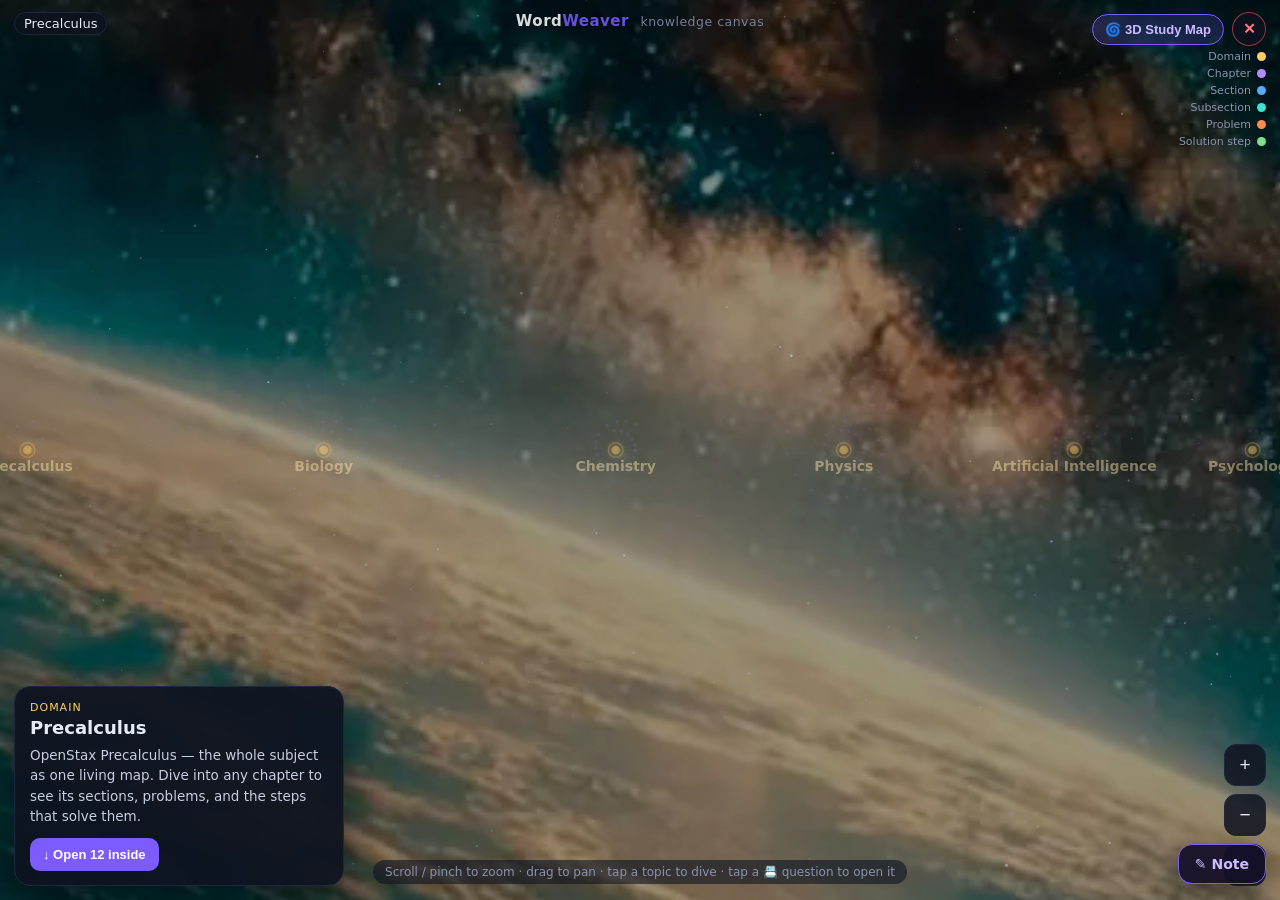
<file: wordweaver.html>
<!DOCTYPE html>
<html lang="en">
<head>
<meta charset="utf-8" />
<meta name="viewport" content="width=device-width, initial-scale=1, maximum-scale=1, user-scalable=no" />
<title>Weaver · Knowledge Canvas</title>
<style>
  :root{
    --bg:#070912; --panel:#0e1320; --line:#1f2740; --text:#e8ecf6; --muted:#8a93ad; --accent:#7c5cff;
    --domain:#ffcf5c; --chapter:#b48bff; --section:#5aa9ff; --subsection:#3fe0d0; --problem:#ff8a4c; --step:#7be08a; --answer:#ffd66b;
  }
  *{box-sizing:border-box}
  html,body{margin:0;height:100%;overflow:hidden;background:var(--bg);color:var(--text);font-family:system-ui,-apple-system,Segoe UI,Roboto,sans-serif;-webkit-user-select:none;user-select:none}
  #cv{display:block;width:100vw;height:100vh;touch-action:none;cursor:grab}
  #cv.drag{cursor:grabbing}
  /* HUD */
  .hud{position:fixed;z-index:5;pointer-events:none}
  #crumb{top:12px;left:14px;right:14px;display:flex;gap:6px;flex-wrap:wrap;font-size:13px;color:var(--muted)}
  #crumb .cb{pointer-events:auto;cursor:pointer;padding:3px 9px;border:.5px solid var(--line);border-radius:999px;background:rgba(14,19,32,.7);backdrop-filter:blur(6px);color:var(--text);white-space:nowrap;max-width:42vw;overflow:hidden;text-overflow:ellipsis}
  #crumb .cb:hover{border-color:var(--accent)}
  #crumb .sep{align-self:center;opacity:.5}
  #title{position:fixed;top:12px;left:50%;transform:translateX(-50%);z-index:4;font-weight:700;letter-spacing:.5px;font-size:15px;color:#fff;opacity:.85;pointer-events:none}
  #title small{font-weight:500;color:var(--muted)}
  /* node card */
  #card{position:fixed;left:14px;bottom:14px;z-index:6;width:min(330px,86vw);background:rgba(14,19,32,.92);backdrop-filter:blur(10px);border:.5px solid var(--line);border-radius:16px;padding:14px 15px;box-shadow:0 18px 50px rgba(0,0,0,.5);transform:translateY(140%);transition:transform .28s cubic-bezier(.2,.8,.2,1)}
  #card.show{transform:translateY(0)}
  #card .kind{font-size:11px;letter-spacing:1px;text-transform:uppercase;color:var(--muted)}
  #card h2{margin:3px 0 6px;font-size:18px;line-height:1.2}
  #card p{margin:0 0 12px;font-size:13.5px;line-height:1.5;color:#c7cee0}
  #card .row{display:flex;gap:8px;flex-wrap:wrap}
  .btn{pointer-events:auto;border:none;border-radius:10px;padding:9px 13px;font-size:13px;font-weight:600;cursor:pointer;background:#1a2236;color:var(--text)}
  .btn:hover{background:#23304c}
  .btn.acc{background:var(--accent);color:#fff}
  .btn.acc:hover{filter:brightness(1.08)}
  .btn:disabled{opacity:.5;cursor:default}
  /* hover preview of a flashcard question */
  #peek{position:fixed;z-index:7;max-width:300px;background:rgba(12,17,30,.96);backdrop-filter:blur(10px);border:.5px solid var(--problem);border-radius:13px;padding:10px 12px;box-shadow:0 14px 40px rgba(0,0,0,.55);pointer-events:none;opacity:0;transform:translateY(6px);transition:opacity .14s,transform .14s;display:none}
  #peek.show{opacity:1;transform:translateY(0)}
  #peek .peek-h{font-size:11px;letter-spacing:.5px;color:var(--problem);font-weight:700;margin-bottom:5px}
  #peekBody{font-size:13.5px;line-height:1.45;color:#e9edf8}
  #peek .peek-go{margin-top:7px;font-size:11px;color:var(--muted)}
  /* controls */
  #ctl{right:14px;bottom:14px;display:flex;flex-direction:column;gap:8px;align-items:flex-end}
  #ctl button{pointer-events:auto;width:42px;height:42px;border-radius:12px;border:.5px solid var(--line);background:rgba(14,19,32,.85);color:var(--text);font-size:19px;cursor:pointer}
  #ctl button:hover{border-color:var(--accent)}
  #hint{left:50%;bottom:16px;transform:translateX(-50%);font-size:12px;color:var(--muted);background:rgba(14,19,32,.6);padding:5px 12px;border-radius:999px;white-space:nowrap}
  /* legend */
  #topright{position:fixed;right:14px;top:12px;z-index:6;display:flex;gap:8px;align-items:center}
  #to3d{pointer-events:auto;border:.5px solid var(--accent);background:rgba(124,92,255,.18);color:#cdbcff;font-weight:700;font-size:13px;padding:7px 12px;border-radius:999px;cursor:pointer;backdrop-filter:blur(6px)}
  #to3d:active{background:var(--accent);color:#fff}
  #exitCanvas{pointer-events:auto;width:34px;height:34px;border-radius:50%;border:.5px solid rgba(255,90,90,.55);background:rgba(14,19,32,.85);color:#ff7a7a;font-size:15px;font-weight:700;cursor:pointer}
  #exitCanvas:active{background:#ff5a5a;color:#fff}
  #legend{right:14px;top:50px;display:flex;flex-direction:column;gap:4px;font-size:11px;color:var(--muted);text-align:right}
  #legend .lg{display:flex;align-items:center;gap:6px;justify-content:flex-end}
  #legend .dot{width:9px;height:9px;border-radius:50%}
  .spin{display:inline-block;width:12px;height:12px;border:2px solid rgba(255,255,255,.35);border-top-color:#fff;border-radius:50%;animation:sp .7s linear infinite;vertical-align:-1px;margin-right:6px}
  @keyframes sp{to{transform:rotate(360deg)}}
</style>
</head>
<body>
<canvas id="cv"></canvas>
<div id="title">Word<span style="color:var(--accent)">Weaver</span> &nbsp;<small>knowledge canvas</small></div>
<div id="crumb" class="hud"></div>
<div id="legend" class="hud">
  <div class="lg"><span>Domain</span><span class="dot" style="background:var(--domain)"></span></div>
  <div class="lg"><span>Chapter</span><span class="dot" style="background:var(--chapter)"></span></div>
  <div class="lg"><span>Section</span><span class="dot" style="background:var(--section)"></span></div>
  <div class="lg"><span>Subsection</span><span class="dot" style="background:var(--subsection)"></span></div>
  <div class="lg"><span>Problem</span><span class="dot" style="background:var(--problem)"></span></div>
  <div class="lg"><span>Solution step</span><span class="dot" style="background:var(--step)"></span></div>
</div>
<div id="topright" class="hud">
  <button id="to3d" title="Open the 3D Study Map">🌀 3D Study Map</button>
  <button id="exitCanvas" title="Exit the knowledge canvas">✕</button>
</div>
<div id="ctl" class="hud">
  <button id="zin" title="Zoom in">+</button>
  <button id="zout" title="Zoom out">−</button>
  <button id="home" title="Reset view">⌂</button>
</div>
<div id="hint" class="hud">Scroll / pinch to zoom · drag to pan · tap a topic to dive · tap a 📇 question to open it</div>
<div id="peek"><div class="peek-h"><span id="peekTag">📇 Flashcard question</span></div><div id="peekBody"></div><div class="peek-go">click to open in flashcards →</div></div>
<div id="card">
  <div class="kind" id="cardKind"></div>
  <h2 id="cardTitle"></h2>
  <p id="cardDesc"></p>
  <div class="row">
    <button class="btn acc" id="cardExpand">✨ Break it down</button>
    <button class="btn" id="cardOpen" style="display:none">📇 Open flashcard →</button>
    <button class="btn" id="cardUp">↑ Parent</button>
  </div>
</div>

<script>
(function(){
  "use strict";

  /* ─────────────────────────────────────────────────────────────────────────
     DATA — a recursive curriculum graph. Compact authoring form:
       { t:title, k:contentType, d:description, ch:[ ...children ] }
     (k = domain | chapter | section | subsection | problem | step | answer)
     One branch (Ch.1 → 1.1) is expanded to full depth incl. a worked problem;
     other chapters are stubs you can grow with "✨ Break it down" (AI rule b).
  ───────────────────────────────────────────────────────────────────────── */
  var RAW = {
    t:"Precalculus", k:"domain", d:"OpenStax Precalculus — the whole subject as one living map. Dive into any chapter to see its sections, problems, and the steps that solve them.",
    ch:[
      { t:"1 · Functions", k:"chapter", d:"What a function is, how we notate it, its domain/range, rates of change, composition, transformations, and inverses.",
        ch:[
          { t:"1.1 Functions & Notation", k:"section", d:"Definition of a function, f(x) notation, evaluating, and reading graphs.",
            ch:[
              { t:"1.1.1 Evaluate", k:"problem", q:"1.1.1", prev:"The amount of garbage, G, produced by a city with population p is given by G = f(p). G is measured in tons per week, and p is measured in thousands of people. The town of Tola has a population of 25,000 and produces 1…" },
              { t:"1.1.2 Function? graphs", k:"problem", q:"1.1.2", prev:"Select all of the following graphs which represent y as a function of x." },
              { t:"1.1.3 Function? tables", k:"problem", q:"1.1.3", prev:"Select all of the following tables which represent y as a function of x." },
              { t:"1.1.4 One-to-one", k:"problem", q:"1.1.4", prev:"Select all of the following tables which represent y as a function of x and are one-to-one." },
              { t:"1.1.5 One-to-one", k:"problem", q:"1.1.5", prev:"Select all of the following graphs which are one-to-one functions." },
              { t:"1.1.6 Read graph", k:"problem", q:"1.1.6", prev:"The plot below represents the function f(x):" },
              { t:"1.1.7 From a table", k:"problem", q:"1.1.7", prev:"Based on the table below," },
              { t:"1.1.8 Read graph", k:"problem", q:"1.1.8", prev:"The plot below represents the function f(x):" },
              { t:"1.1.9 Evaluate", k:"problem", q:"1.1.9", prev:"Given the function f(x) = 3x² − 7x + 3. Calculate the following values:" },
              { t:"1.1.10 Evaluate", k:"problem", q:"1.1.10", prev:"Suppose f(x) = −x² − x + 8. Compute the following:" },
              { t:"1.1.11 Match", k:"problem", q:"1.1.11", prev:"Match each function name with its equation." },
              { t:"1.1.12 Match", k:"problem", q:"1.1.12", prev:"Match each graph with its equation." },
              { t:"1.1.13 Match", k:"problem", q:"1.1.13", prev:"Match each table with its equation." },
              { t:"1.1.14 Match", k:"problem", q:"1.1.14", prev:"Match each table with its equation." },
              { t:"1.1.15 Match", k:"problem", q:"1.1.15", prev:"Match each graph with its table." },
              { t:"1.1.16 Evaluate", k:"problem", q:"1.1.16", prev:"Given the function f(x) = 7x + 6, evaluate and simplify the expressions below. Simplify fully — expand and collect like terms (e.g. 3x + x → 4x)." },
              { t:"1.1.17 Evaluate", k:"problem", q:"1.1.17", prev:"For the function f(x) = 3x² + 2x, evaluate and simplify." },
              { t:"1.1.18 Evaluate", k:"problem", q:"1.1.18", prev:"For the function f(x) = −5x² + x + 5, evaluate and fully simplify each of the following." },
              { t:"1.1.19 Difference quotient", k:"problem", q:"1.1.19", prev:"For the function f(x) = −2x + 8, evaluate and simplify the difference quotient." },
              { t:"1.1.20 Evaluate", k:"problem", q:"1.1.20", prev:"Given the function f(x) = 7 + 7x², calculate the following values:" }
            ] },
          { t:"1.2 Domain & Range", k:"section", d:"Domains of rational/radical functions, interval notation, piecewise, range.",
            ch:[
              { t:"1.2.1 Interval", k:"problem", q:"1.2.1", prev:"Enter the interval equivalent to 2 < x ≤ 5 or x > 7." },
              { t:"1.2.2 Domain", k:"problem", q:"1.2.2", prev:"Find the domain of f(x) = 2/(x − 3)." },
              { t:"1.2.3 Domain", k:"problem", q:"1.2.3", prev:"What is the domain of f(x) = √(x + 6)/(x − 1)?" },
              { t:"1.2.4 Domain", k:"problem", q:"1.2.4", prev:"Find the domain of f(x) = (x − 4)/(x² + 5x − 50)." },
              { t:"1.2.5 Read graph", k:"problem", q:"1.2.5", prev:"Write the domain of the function graphed below in interval notation." },
              { t:"1.2.6 Domain & range", k:"problem", q:"1.2.6", prev:"A toy submarine released underwater ascends; the graph models its depth d vs time t. Give the domain and range." },
              { t:"1.2.7 Domain & range", k:"problem", q:"1.2.7", prev:"Find the domain and range of the function graphed below. Use interval notation." },
              { t:"1.2.8 Domain", k:"problem", q:"1.2.8", prev:"A graph is the segment from (1, 15) to (8, 8) (d horizontal, g vertical). What is the domain?" },
              { t:"1.2.9 Piecewise", k:"problem", q:"1.2.9", prev:"Given f(x) = { 9x + 6 if x < 0; 9x + 12 if x ≥ 0 }, calculate each value." },
              { t:"1.2.10 Piecewise", k:"problem", q:"1.2.10", prev:"Complete the piecewise function graphed below — use interval notation for each interval." },
              { t:"1.2.11 Piecewise", k:"problem", q:"1.2.11", prev:"Complete the piecewise function graphed below — write each piece's formula." },
              { t:"1.2.12 Sketch", k:"problem", q:"1.2.12", prev:"Sketch f(x) = { −0.5x − 4 if x ≤ −4; −1 if −4 < x ≤ 2; 1.5x − 4 if x > 2 }." },
              { t:"1.2.13 Sketch", k:"problem", q:"1.2.13", prev:"Sketch f(x) = { 0 if x ≤ −1; −x − 1 if −1 < x ≤ 1; 0 if x > 1 }." },
              { t:"1.2.14 Domain", k:"problem", q:"1.2.14", prev:"Find the domain of f(x) = x² − 1. Write your answer in interval notation." },
              { t:"1.2.15 Domain", k:"problem", q:"1.2.15", prev:"Find the domain of f(x) = (x + 1)/(2 − x). Interval notation." },
              { t:"1.2.16 Domain", k:"problem", q:"1.2.16", prev:"Find the domain of f(x) = √(7 − x). Interval notation." },
              { t:"1.2.17 Domain", k:"problem", q:"1.2.17", prev:"Find the domain of f(x) = 3/(x − 2). Interval notation." },
              { t:"1.2.18 Domain", k:"problem", q:"1.2.18", prev:"Find the domain of f(x) = √(4 − 3x). Interval notation." },
              { t:"1.2.19 Domain", k:"problem", q:"1.2.19", prev:"Find the domain of f(x) = 1/(x² − x − 6). Interval notation." },
              { t:"1.2.20 Domain", k:"problem", q:"1.2.20", prev:"Find the domain of f(x) = (2x + 1)/√(5 − x). Interval notation." },
              { t:"1.2.21 Domain", k:"problem", q:"1.2.21", prev:"Find the domain of f(x) = √x / x. Interval notation." },
              { t:"1.2.22 Interval notation", k:"problem", q:"1.2.22", prev:"Write the set {x | 1 ≤ x ≤ 3 or x > 5} in interval notation." },
              { t:"1.2.23 Domain", k:"problem", q:"1.2.23", prev:"What is the domain of f(x) = √x ?" },
              { t:"1.2.24 Piecewise", k:"problem", q:"1.2.24", prev:"For f(x) = { x + 1 if x < −2; −2x − 3 if x ≥ −2 }, find each value." },
              { t:"1.2.25 Piecewise", k:"problem", q:"1.2.25", prev:"For f(x) = { 7x + 3 if x < 0; 7x + 6 if x ≥ 0 }, find each value." },
              { t:"1.2.26 Piecewise", k:"problem", q:"1.2.26", prev:"For f(x) = { 5x if x < 0; 3 if 0 ≤ x ≤ 3; x² if x > 3 }, find each value." },
              { t:"1.2.27 Domain & range", k:"problem", q:"1.2.27", prev:"Find the domain and range of f(x) = 2/(x + 1). Interval notation." },
              { t:"1.2.28 Domain & range", k:"problem", q:"1.2.28", prev:"Find the domain and range of f(x) = 2√(x + 4). Interval notation." },
              { t:"1.2.29 Domain & range", k:"problem", q:"1.2.29", prev:"Find the domain and range of f(x) = −√(2 − x). Interval notation." },
              { t:"1.2.30 Domain", k:"problem", q:"1.2.30", prev:"Find the domain of f(x) = (x − 3)/(x² + 9x − 22). Interval notation." },
              { t:"1.2.31 Domain", k:"problem", q:"1.2.31", prev:"Find the domain of f(x) = √(x − 6)/(x − 4). Interval notation." },
              { t:"1.2.32 Domain", k:"problem", q:"1.2.32", prev:"What is the domain of f(x) = ∛x (cube root)?" },
              { t:"1.2.33 Concept", k:"problem", q:"1.2.33", prev:"A company's cost to produce x items is C(x) = 10x + 500 dollars." }
            ] },
          { t:"1.3 Rates of Change", k:"section", d:"Average rate of change; increasing/decreasing; local & absolute extrema.",
            ch:[
              { t:"1.3.1 Avg rate of change", k:"problem", q:"1.3.1", prev:"Find the average rate of change of f(x) = x² − 1 on the interval [2, 4]." },
              { t:"1.3.2 Avg rate of change", k:"problem", q:"1.3.2", prev:"Find the average rate of change of f(x) = 3x + 2 on the interval [1, 5]." },
              { t:"1.3.3 Avg rate of change", k:"problem", q:"1.3.3", prev:"Find the average rate of change of f(x) = x² on the interval [1, 3]." },
              { t:"1.3.4 Avg rate of change", k:"problem", q:"1.3.4", prev:"Find the average rate of change of f(x) = 1/x on the interval [1, 4]. A fraction is fine." },
              { t:"1.3.5 Avg rate of change", k:"problem", q:"1.3.5", prev:"Use the table to find the average rate of change of f on the interval [1, 3]." },
              { t:"1.3.6 Avg rate of change", k:"problem", q:"1.3.6", prev:"Find the average rate of change of f(x) = x² + 3x + 1 on [0, a]. Simplify in terms of a." },
              { t:"1.3.7 Increasing", k:"problem", q:"1.3.7", prev:"Use the graph of f below. On what interval(s) is f increasing?" },
              { t:"1.3.8 Decreasing", k:"problem", q:"1.3.8", prev:"Use the same graph. On what interval is f decreasing?" },
              { t:"1.3.9 Local maximum", k:"problem", q:"1.3.9", prev:"From the graph, identify the local maximum." },
              { t:"1.3.10 Local minimum", k:"problem", q:"1.3.10", prev:"From the graph, identify the local minimum." },
              { t:"1.3.11 Absolute extrema", k:"problem", q:"1.3.11", prev:"From the graph of f(x) = x² − 4, identify the absolute minimum." },
              { t:"1.3.12 Avg rate of change", k:"problem", q:"1.3.12", prev:"Using the graph, find the average rate of change of f on the interval [−2, 2]." },
              { t:"1.3.13 Extrema", k:"problem", q:"1.3.13", prev:"How many local extrema (turning points) does the graph have?" },
              { t:"1.3.14 Avg rate of change", k:"problem", q:"1.3.14", prev:"The average rate of change of a function over [a, b] equals:" },
              { t:"1.3.15 Local maximum", k:"problem", q:"1.3.15", prev:"A local maximum occurs at a point where the function changes from:" },
              { t:"1.3.16 Increasing", k:"problem", q:"1.3.16", prev:"A function is increasing on an interval when, as x increases, the output f(x):" },
              { t:"1.3.17 Concept", k:"problem", q:"1.3.17", prev:"Over 6 hours, a car's distance from home goes from 10 miles to 292 miles. Find the average speed." },
              { t:"1.3.18 Avg rate of change", k:"problem", q:"1.3.18", prev:"A plant grows from 4 cm to 22 cm over 6 days. Find the average rate of change." },
              { t:"1.3.19 Avg rate of change", k:"problem", q:"1.3.19", prev:"Find the average rate of change of f(x) = x³ on the interval [0, 2]." },
              { t:"1.3.20 Avg rate of change", k:"problem", q:"1.3.20", prev:"Find the average rate of change of f(x) = 4x² − 7 on the interval [1, 3]." }
            ] },
          { t:"1.4 Composition", k:"section", d:"Combine functions with +, −, ×, ÷ and composition (f∘g).",
            ch:[
              { t:"1.4.1 Sum f+g", k:"problem", q:"1.4.1", prev:"Let f(x) = 2x + 1 and g(x) = 3x − 2. Find the sum (f + g)(x). Write your answer in simplest form." },
              { t:"1.4.2 Difference f−g", k:"problem", q:"1.4.2", prev:"With f(x) = 2x + 1 and g(x) = 3x − 2, find the difference (f − g)(x)." },
              { t:"1.4.3 Difference f−g", k:"problem", q:"1.4.3", prev:"With f(x) = 2x + 1 and g(x) = 3x − 2, find (g − f)(x)." },
              { t:"1.4.4 Product fg", k:"problem", q:"1.4.4", prev:"With f(x) = 2x + 1 and g(x) = 3x − 2, find the product (fg)(x) and expand fully. (Use ^ for exponents, e.g. x^2.)" },
              { t:"1.4.5 Domain", k:"problem", q:"1.4.5", prev:"For the quotient (f/g)(x) with g(x) = 3x − 2, which value of x must be excluded from the domain?" },
              { t:"1.4.6 Composition", k:"problem", q:"1.4.6", prev:"Let f(x) = x² + 1 and g(x) = x − 3. Find the composition f(g(x)) and expand fully." },
              { t:"1.4.7 Composition", k:"problem", q:"1.4.7", prev:"With f(x) = x² + 1 and g(x) = x − 3, find g(f(x))." },
              { t:"1.4.8 Composition", k:"problem", q:"1.4.8", prev:"With f(x) = x² + 1 and g(x) = x − 3, evaluate f(g(5))." },
              { t:"1.4.9 Composition", k:"problem", q:"1.4.9", prev:"With f(x) = x² + 1 and g(x) = x − 3, evaluate g(f(4))." },
              { t:"1.4.10 Composition", k:"problem", q:"1.4.10", prev:"With f(x) = x² + 1 and g(x) = x − 3, evaluate f(g(0))." },
              { t:"1.4.11 From a table", k:"problem", q:"1.4.11", prev:"Use the table of values below." },
              { t:"1.4.12 From a table", k:"problem", q:"1.4.12", prev:"Use the same table." },
              { t:"1.4.13 From a table", k:"problem", q:"1.4.13", prev:"Use the same table." },
              { t:"1.4.14 From a table", k:"problem", q:"1.4.14", prev:"Use the same table." },
              { t:"1.4.15 Composition", k:"problem", q:"1.4.15", prev:"Let f(x) = √x and g(x) = x − 4. State the domain of (f ∘ g)(x) = √(x − 4) in interval notation." },
              { t:"1.4.16 Composition", k:"problem", q:"1.4.16", prev:"Let f(x) = 1/x and g(x) = x + 3. State the domain of (f ∘ g)(x) = 1/(x + 3) in interval notation." },
              { t:"1.4.17 Decomposition", k:"problem", q:"1.4.17", prev:"Which decomposition expresses h(x) = (x + 1)³ as f(g(x))?" },
              { t:"1.4.18 Decomposition", k:"problem", q:"1.4.18", prev:"Which decomposition expresses h(x) = √(3x − 2) as f(g(x))?" },
              { t:"1.4.19 Decomposition", k:"problem", q:"1.4.19", prev:"Which decomposition expresses h(x) = 5 / (x² + 4) as f(g(x))?" },
              { t:"1.4.20 Composition", k:"problem", q:"1.4.20", prev:"The composition (f ∘ g)(x) means:" },
              { t:"1.4.21 Product fg", k:"problem", q:"1.4.21", prev:"The table below gives the annual sales (in millions) of a product." },
              { t:"1.4.22 Avg rate of change", k:"problem", q:"1.4.22", prev:"Based on the graph above, estimate (to one decimal place) the average rate of change from x = 1 to x = 5." },
              { t:"1.4.23 Avg rate of change", k:"problem", q:"1.4.23", prev:"Find the average rate of change of g(x) = 4x³ + 4 from x = −2 to x = 3." },
              { t:"1.4.24 Avg rate of change", k:"problem", q:"1.4.24", prev:"Find the average rate of change of g(x) = 4x² + 5/x⁴ on the interval [−4, 1]." },
              { t:"1.4.25 Avg rate of change", k:"problem", q:"1.4.25", prev:"Find the average rate of change of f(x) = 6x² − 3 on the interval [2, b]. Your answer will be an expression involving b." },
              { t:"1.4.26 Avg rate of change", k:"problem", q:"1.4.26", prev:"Given f(x) = 1/(x + 4), find the average rate of change of f(x) on the interval [7, 7 + h]. Your answer will be an expression involving h." },
              { t:"1.4.27 Increasing", k:"problem", q:"1.4.27", prev:"For the graph below, determine if it represents a function that is increasing or decreasing." },
              { t:"1.4.28 Increasing", k:"problem", q:"1.4.28", prev:"The function graphed above is increasing on some interval(s) and decreasing on others. Use the graph to state each in interval notation." },
              { t:"1.4.29 Local maximum", k:"problem", q:"1.4.29", prev:"The function f(x) = 2x³ − 33x² + 168x + 10 has one local minimum and one local maximum. Use a graph of the function to estimate these local extrema." },
              { t:"1.4.30 Read graph", k:"problem", q:"1.4.30", prev:"Consider the function graphed at right." },
              { t:"1.4.31 Absolute extrema", k:"problem", q:"1.4.31", prev:"Find the absolute maximum and minimum for the given graph. Give your answer as an ordered pair." },
              { t:"1.4.32 Read graph", k:"problem", q:"1.4.32", prev:"Consider the function in the graph below." }
            ] },
          { t:"1.5 Transformations", k:"section", d:"Shifts, reflections, stretches; even & odd symmetry.",
            ch:[
              { t:"1.5.1 Transformation", k:"problem", q:"1.5.1", prev:"If g(x) = f(x) + 3, the graph of g is the graph of f shifted:" },
              { t:"1.5.2 Transformation", k:"problem", q:"1.5.2", prev:"The graph of g(x) = f(x − 2) is the graph of f shifted:" },
              { t:"1.5.3 Transformation", k:"problem", q:"1.5.3", prev:"The graph of g(x) = f(x + 4) is the graph of f shifted:" },
              { t:"1.5.4 Transformation", k:"problem", q:"1.5.4", prev:"Write the equation for g, the graph of f(x) = x² shifted up 5 units." },
              { t:"1.5.5 Transformation", k:"problem", q:"1.5.5", prev:"Write the equation for g, the graph of f(x) = x² shifted right 3 units." },
              { t:"1.5.6 Transformation", k:"problem", q:"1.5.6", prev:"Which function is f(x) = |x| shifted left 2 units and down 1 unit?" },
              { t:"1.5.7 Transformation", k:"problem", q:"1.5.7", prev:"The graph of g(x) = −f(x) is the graph of f reflected about the:" },
              { t:"1.5.8 Transformation", k:"problem", q:"1.5.8", prev:"The graph of g(x) = f(−x) is the graph of f reflected about the:" },
              { t:"1.5.9 Transformation", k:"problem", q:"1.5.9", prev:"Write the equation for the reflection of f(x) = x³ about the x-axis." },
              { t:"1.5.10 Transformation", k:"problem", q:"1.5.10", prev:"Write the equation for the reflection of f(x) = 2x + 1 about the y-axis (replace x with −x and simplify)." },
              { t:"1.5.11 Transformation", k:"problem", q:"1.5.11", prev:"The transformation g(x) = 3f(x) represents a:" },
              { t:"1.5.12 Transformation", k:"problem", q:"1.5.12", prev:"The transformation g(x) = ½ f(x) represents a:" },
              { t:"1.5.13 Transformation", k:"problem", q:"1.5.13", prev:"The transformation g(x) = f(2x) represents a:" },
              { t:"1.5.14 Transformation", k:"problem", q:"1.5.14", prev:"Write g(x): reflect f(x) = x² about the x-axis, then shift the result up 2 units." },
              { t:"1.5.15 Symmetry", k:"problem", q:"1.5.15", prev:"A function whose graph is symmetric about the y-axis is:" },
              { t:"1.5.16 Symmetry", k:"problem", q:"1.5.16", prev:"A function whose graph is symmetric about the origin is:" },
              { t:"1.5.17 Even / odd", k:"problem", q:"1.5.17", prev:"Is f(x) = x² − 4 even, odd, or neither? (Test f(−x).)" },
              { t:"1.5.18 Even / odd", k:"problem", q:"1.5.18", prev:"Is f(x) = x³ − x even, odd, or neither? (Test f(−x).)" },
              { t:"1.5.19 Even / odd", k:"problem", q:"1.5.19", prev:"Is f(x) = x³ + 2 even, odd, or neither? (Test f(−x).)" },
              { t:"1.5.20 Transformation", k:"problem", q:"1.5.20", prev:"The point (2, 5) lies on y = f(x). Give the corresponding point on each transformed graph, as an ordered pair." }
            ] },
          { t:"1.6 Absolute Value", k:"section", d:"Graph, solve equations & inequalities with |x|.",
            ch:[
              { t:"1.6.1 Evaluate", k:"problem", q:"1.6.1", prev:"Evaluate |−7|." },
              { t:"1.6.2 Evaluate", k:"problem", q:"1.6.2", prev:"Evaluate |3 − 8|." },
              { t:"1.6.3 Evaluate", k:"problem", q:"1.6.3", prev:"Evaluate |12| + |−4|." },
              { t:"1.6.4 Absolute value", k:"problem", q:"1.6.4", prev:"The absolute value |x| is best described as:" },
              { t:"1.6.5 Concept", k:"problem", q:"1.6.5", prev:"The expression |x − 5| represents the distance between x and:" },
              { t:"1.6.6 Absolute value", k:"problem", q:"1.6.6", prev:"The graph of f(x) = |x| is shaped like a:" },
              { t:"1.6.7 Absolute value", k:"problem", q:"1.6.7", prev:"The graph of f(x) = −|x| is:" },
              { t:"1.6.8 Evaluate", k:"problem", q:"1.6.8", prev:"The vertex of f(x) = |x − 2| + 3 is the point (x, y). Find each coordinate." },
              { t:"1.6.9 Concept", k:"problem", q:"1.6.9", prev:"The vertex of g(x) = |x + 4| − 1 is the point (x, y). Find each coordinate." },
              { t:"1.6.10 Transformation", k:"problem", q:"1.6.10", prev:"f(x) = |x| + 5 is the graph of f(x) = |x| shifted:" },
              { t:"1.6.11 Transformation", k:"problem", q:"1.6.11", prev:"f(x) = |x − 3| is the graph of f(x) = |x| shifted:" },
              { t:"1.6.12 Absolute value", k:"problem", q:"1.6.12", prev:"Which absolute value function has its vertex at (−2, 1)?" },
              { t:"1.6.13 Domain & range", k:"problem", q:"1.6.13", prev:"From the graph of f(x) = |x| below, state the domain and range in interval notation." },
              { t:"1.6.14 Interval notation", k:"problem", q:"1.6.14", prev:"State the range of f(x) = −|x| + 3 in interval notation. (It opens downward with a maximum value of 3.)" },
              { t:"1.6.15 Absolute value", k:"problem", q:"1.6.15", prev:"The range of f(x) = |x| + 2 is:" },
              { t:"1.6.16 Absolute value", k:"problem", q:"1.6.16", prev:"Solve |x| = 6. (There are two solutions.)" },
              { t:"1.6.17 Concept", k:"problem", q:"1.6.17", prev:"Solve |x − 3| = 5. (Use x − 3 = ±5.)" },
              { t:"1.6.18 Concept", k:"problem", q:"1.6.18", prev:"Solve |2x + 1| = 9. (Use 2x + 1 = ±9.)" },
              { t:"1.6.19 Interval notation", k:"problem", q:"1.6.19", prev:"Solve the inequality |x| < 4. Write the solution set in interval notation." },
              { t:"1.6.20 Interval notation", k:"problem", q:"1.6.20", prev:"Solve the inequality |x| ≥ 3. Write the solution set in interval notation." }
            ] },
          { t:"1.7 Inverse Functions", k:"section", d:"One-to-one functions, the horizontal line test, and finding inverses.",
            ch:[
              { t:"1.7.1 Inverse", k:"problem", q:"1.7.1", prev:"A function has an inverse that is also a function if and only if the function is:" },
              { t:"1.7.2 One-to-one", k:"problem", q:"1.7.2", prev:"Which graphical test determines whether a function is one-to-one (and therefore invertible)?" },
              { t:"1.7.3 Composition", k:"problem", q:"1.7.3", prev:"If f and g are inverse functions, then f(g(x)) =" },
              { t:"1.7.4 Transformation", k:"problem", q:"1.7.4", prev:"The graph of f−1 is the graph of f reflected over the line:" },
              { t:"1.7.5 Evaluate", k:"problem", q:"1.7.5", prev:"If f(3) = 7, find f−1(7)." },
              { t:"1.7.6 Evaluate", k:"problem", q:"1.7.6", prev:"If f(−2) = 5, find f−1(5)." },
              { t:"1.7.7 From a table", k:"problem", q:"1.7.7", prev:"Use the table of values below." },
              { t:"1.7.8 From a table", k:"problem", q:"1.7.8", prev:"Use the same table." },
              { t:"1.7.9 Inverse", k:"problem", q:"1.7.9", prev:"Find the inverse of f(x) = x + 4. (Swap x and y, then solve for y.)" },
              { t:"1.7.10 Inverse", k:"problem", q:"1.7.10", prev:"Find the inverse of f(x) = 2x." },
              { t:"1.7.11 Inverse", k:"problem", q:"1.7.11", prev:"Find the inverse of f(x) = 2x − 6." },
              { t:"1.7.12 Inverse", k:"problem", q:"1.7.12", prev:"Find the inverse of f(x) = 3x + 1." },
              { t:"1.7.13 Inverse", k:"problem", q:"1.7.13", prev:"Find the inverse of f(x) = (x − 5)/2." },
              { t:"1.7.14 Inverse", k:"problem", q:"1.7.14", prev:"To verify that f and g are inverse functions, you must show that:" },
              { t:"1.7.15 Domain", k:"problem", q:"1.7.15", prev:"The domain of f−1 is equal to the ______ of f." },
              { t:"1.7.16 Domain", k:"problem", q:"1.7.16", prev:"Why does f(x) = x² (with all real numbers as its domain) NOT have an inverse function?" },
              { t:"1.7.17 Domain", k:"problem", q:"1.7.17", prev:"To make f(x) = x² invertible, you can restrict its domain to:" },
              { t:"1.7.18 Inverse", k:"problem", q:"1.7.18", prev:"The inverse of f(x) = x³ is:" },
              { t:"1.7.19 Evaluate", k:"problem", q:"1.7.19", prev:"Given f(x) = x + 7, find f−1(10)." },
              { t:"1.7.20 Inverse", k:"problem", q:"1.7.20", prev:"Which pair of functions are inverses of each other?" }
            ] }
        ] },
      { t:"2 · Linear Functions", k:"chapter", d:"Slope, equations of lines, modeling, and fitting linear models to data.",
        ch:[
          { t:"2.1 Linear Functions", k:"section", d:"Slope as a constant rate of change; slope-intercept and point-slope forms.",
            ch:[
              { t:"Linear function", k:"subsection", prev:"A function whose graph is a straight line — a constant rate of change, f(x) = mx + b." },
              { t:"Slope = rate of change", k:"subsection", prev:"Slope m = rise/run = Δy/Δx: how much the output changes per unit of input." },
              { t:"Slope-intercept form", k:"subsection", prev:"y = mx + b, where m is the slope and b is the y-intercept (the value at x = 0)." },
              { t:"Point-slope form", k:"subsection", prev:"y − y₁ = m(x − x₁): build a line from one point and the slope." },
              { t:"Increasing / decreasing / constant", k:"subsection", prev:"m > 0 rises, m < 0 falls, m = 0 is a horizontal line." },
              { t:"Line through two points", k:"subsection", prev:"Compute m = (y₂ − y₁)/(x₂ − x₁), then use point-slope to write the equation." }
            ] },
          { t:"2.2 Graphs of Linear Functions", k:"section", d:"Graphing lines; intercepts; parallel & perpendicular.",
            ch:[
              { t:"Graph from slope-intercept", k:"subsection", prev:"Plot the y-intercept b, then step by the slope (rise over run) to a second point." },
              { t:"x- and y-intercepts", k:"subsection", prev:"y-intercept: set x = 0. x-intercept: set y = 0 and solve for x." },
              { t:"Horizontal & vertical lines", k:"subsection", prev:"y = c is horizontal (slope 0); x = c is vertical (slope undefined)." },
              { t:"Parallel lines", k:"subsection", prev:"Two lines are parallel exactly when they share the same slope." },
              { t:"Perpendicular lines", k:"subsection", prev:"Slopes are negative reciprocals: m₁ · m₂ = −1." },
              { t:"Equation from a graph", k:"subsection", prev:"Read the y-intercept and a clear lattice point to recover slope, then write y = mx + b." },
              { t:"Transformations of f(x)=x", k:"subsection", prev:"Stretch (slope) and shift (intercept) the parent line y = x." }
            ] },
          { t:"2.3 Modeling with Linear Functions", k:"section", d:"Build and interpret linear models from words.",
            ch:[
              { t:"Identify slope & intercept in context", k:"subsection", prev:"The starting amount is b; the per-unit change is m." },
              { t:"Model from a description", k:"subsection", prev:"Translate a verbal rate-and-start situation into f(x) = mx + b." },
              { t:"Interpret slope as a rate", k:"subsection", prev:"Slope carries units — dollars per month, miles per hour — read it in context." },
              { t:"Predict with the model", k:"subsection", prev:"Evaluate the model inside the data (interpolate) to estimate a value." },
              { t:"Systems / break-even", k:"subsection", prev:"Set two linear models equal to find where cost meets revenue." }
            ] },
          { t:"2.4 Fitting Linear Models to Data", k:"section", d:"Scatter plots, correlation, and lines of best fit.",
            ch:[
              { t:"Scatter plots", k:"subsection", prev:"Plot paired data to see whether a linear trend is reasonable." },
              { t:"Correlation", k:"subsection", prev:"Positive, negative, or none — the direction the cloud of points leans." },
              { t:"Line of best fit (eyeball)", k:"subsection", prev:"Draw a line that balances the points above and below it." },
              { t:"Least-squares regression", k:"subsection", prev:"The line that minimizes the sum of squared vertical distances to the points." },
              { t:"Correlation coefficient r", k:"subsection", prev:"r ranges −1 to 1; nearer ±1 means a tighter linear fit." },
              { t:"Interpolation vs extrapolation", k:"subsection", prev:"Predicting inside the data is safer than predicting beyond it." }
            ] }
        ] },
      { t:"3 · Polynomial & Rational", k:"chapter", d:"Power, polynomial, and rational functions; zeros and asymptotes.",
        ch:[
          { t:"3.1 Complex Numbers", k:"section", d:"The imaginary unit i, arithmetic with a + bi, conjugates, and modulus.",
            ch:[
              { t:"3.1.1 Imaginary unit", k:"problem", q:"3.1.1", prev:"The imaginary unit i is defined so that i² equals:" },
              { t:"3.1.2 √(−1)", k:"problem", q:"3.1.2", prev:"Which expression is equal to √(−1)?" },
              { t:"3.1.3 Powers of i", k:"problem", q:"3.1.3", prev:"Simplify i⁴." },
              { t:"3.1.4 Powers of i", k:"problem", q:"3.1.4", prev:"Simplify i³." },
              { t:"3.1.5 Powers of i", k:"problem", q:"3.1.5", prev:"Simplify i²⁶. (The powers of i repeat every 4.)" },
              { t:"3.1.6 Powers of i", k:"problem", q:"3.1.6", prev:"Simplify i⁴⁵." },
              { t:"3.1.7 √ of a negative", k:"problem", q:"3.1.7", prev:"Write √(−49) as a pure imaginary number bi. Enter the value of b." },
              { t:"3.1.8 Add", k:"problem", q:"3.1.8", prev:"(3 + 5i) + (4 + 2i) = a + bi. Find a and b." },
              { t:"3.1.9 Subtract", k:"problem", q:"3.1.9", prev:"(6 + 3i) − (2 + 7i) = a + bi." },
              { t:"3.1.10 Scalar multiply", k:"problem", q:"3.1.10", prev:"3(2 + 4i) = a + bi." },
              { t:"3.1.11 Multiply", k:"problem", q:"3.1.11", prev:"(2 + 3i)(1 + 4i) = a + bi. (Use i² = −1.)" },
              { t:"3.1.12 Conjugate product", k:"problem", q:"3.1.12", prev:"(5 + 2i)(5 − 2i) = a + bi." },
              { t:"3.1.13 Conjugate", k:"problem", q:"3.1.13", prev:"The complex conjugate of 3 − 7i is:" },
              { t:"3.1.14 Conjugate", k:"problem", q:"3.1.14", prev:"The conjugate of −4 + 9i is a + bi." },
              { t:"3.1.15 Square it", k:"problem", q:"3.1.15", prev:"Expand and simplify (1 + i)². Write as a + bi." },
              { t:"3.1.16 Divide", k:"problem", q:"3.1.16", prev:"Write 10 / (1 + 3i) as a + bi. (Multiply by the conjugate.)" },
              { t:"3.1.17 Divide", k:"problem", q:"3.1.17", prev:"Write (5 + 5i) / (2 + i) as a + bi." },
              { t:"3.1.18 Modulus", k:"problem", q:"3.1.18", prev:"The modulus |a + bi| equals:" },
              { t:"3.1.19 Modulus", k:"problem", q:"3.1.19", prev:"Find the modulus |3 + 4i|." },
              { t:"3.1.20 Modulus", k:"problem", q:"3.1.20", prev:"Find the modulus |−5 + 12i|." },
              { t:"3.1.21 Parts of z", k:"problem", q:"3.1.21", prev:"Let z = 4 + 3i. Fill in Re(z), Im(z), |z|, Re(z̄), Im(z̄)." }
            ] },
          { t:"3.2 Quadratic Functions", k:"section", d:"Parabolas: vertex, axis of symmetry, roots, and modeling.",
            ch:[
              { t:"Standard & vertex form", k:"subsection", prev:"f(x) = ax² + bx + c (standard) vs f(x) = a(x − h)² + k (vertex form, vertex at (h, k))." },
              { t:"Axis of symmetry & vertex", k:"subsection", prev:"Axis x = −b/(2a); the vertex is the point on it — a maximum if a < 0, minimum if a > 0." },
              { t:"x-intercepts (roots)", k:"subsection", prev:"Solve ax² + bx + c = 0 by factoring, the quadratic formula, or the square root." },
              { t:"Completing the square", k:"subsection", prev:"Rewrite standard form into vertex form to read off the vertex directly." },
              { t:"Modeling with quadratics", k:"subsection", prev:"Maximize area/revenue or model projectile height with the vertex." }
            ] },
          { t:"3.3 Power & Polynomial Functions", k:"section", d:"Power functions, degree, leading coefficient, and end behavior.",
            ch:[
              { t:"Power function", k:"subsection", prev:"f(x) = k·xⁿ — a single power of x; its shape is set by whether n is even/odd, +/−." },
              { t:"Polynomial form & degree", k:"subsection", prev:"A sum of power terms; the degree is the highest exponent, the leading term dominates." },
              { t:"End behavior", k:"subsection", prev:"Set by the leading term: even degree both ends agree, odd degree ends oppose; sign from the leading coefficient." },
              { t:"Turning points", k:"subsection", prev:"A degree-n polynomial has at most n − 1 turning points." }
            ] },
          { t:"3.4 Graphs of Polynomial Functions", k:"section", d:"Zeros, multiplicity, and sketching from factored form.",
            ch:[
              { t:"Zeros from factors", k:"subsection", prev:"Each factor (x − r) gives a zero (x-intercept) at x = r." },
              { t:"Multiplicity: touch vs cross", k:"subsection", prev:"Odd multiplicity crosses the axis; even multiplicity touches and turns back." },
              { t:"Sign chart", k:"subsection", prev:"Use the zeros to split the line and test where the graph is above/below the axis." },
              { t:"Sketching", k:"subsection", prev:"Combine end behavior + zeros + multiplicities to draw the curve." },
              { t:"Intermediate Value Theorem", k:"subsection", prev:"A sign change between two x-values guarantees a real zero between them." }
            ] },
          { t:"3.5 Dividing Polynomials", k:"section", d:"Long division and synthetic division.",
            ch:[
              { t:"Polynomial long division", k:"subsection", prev:"Divide term by term to get a quotient + remainder, just like numbers." },
              { t:"Synthetic division", k:"subsection", prev:"A fast shortcut for dividing by a linear factor (x − c)." },
              { t:"Division algorithm", k:"subsection", prev:"f(x) = (divisor)·(quotient) + remainder." }
            ] },
          { t:"3.6 Zeros of Polynomial Functions", k:"section", d:"Remainder/Factor theorems, rational zeros, and the FTA.",
            ch:[
              { t:"Remainder Theorem", k:"subsection", prev:"The remainder of f(x) ÷ (x − c) equals f(c)." },
              { t:"Factor Theorem", k:"subsection", prev:"(x − c) is a factor exactly when f(c) = 0." },
              { t:"Rational Zero Theorem", k:"subsection", prev:"Possible rational zeros are ±(factor of constant)/(factor of leading coefficient)." },
              { t:"Fundamental Theorem of Algebra", k:"subsection", prev:"A degree-n polynomial has exactly n complex zeros (counting multiplicity)." },
              { t:"Complex & conjugate zeros", k:"subsection", prev:"Non-real zeros of a real polynomial come in conjugate pairs a ± bi." }
            ] },
          { t:"3.7 Rational Functions", k:"section", d:"Domain, asymptotes, holes, and intercepts.",
            ch:[
              { t:"Domain & excluded values", k:"subsection", prev:"Exclude x-values that make the denominator zero." },
              { t:"Vertical asymptotes & holes", k:"subsection", prev:"A leftover denominator zero → vertical asymptote; a cancelled factor → a hole." },
              { t:"Horizontal asymptote", k:"subsection", prev:"Compare degrees of top and bottom (0, ratio of leading coefficients, or none)." },
              { t:"Slant asymptote", k:"subsection", prev:"When the top's degree is exactly one more than the bottom's, divide to get a slant line." },
              { t:"Intercepts", k:"subsection", prev:"x-intercepts where the numerator is 0; y-intercept at f(0)." }
            ] },
          { t:"3.8 Inverses & Radical Functions", k:"section", d:"Inverse functions, restricting domains, and radicals.",
            ch:[
              { t:"Finding an inverse", k:"subsection", prev:"Swap x and y, then solve for y; the inverse undoes the original." },
              { t:"Restricting the domain", k:"subsection", prev:"Limit the domain so a non-one-to-one function (like x²) becomes invertible." },
              { t:"Radical functions", k:"subsection", prev:"Square/cube roots — inverses of power functions on a restricted domain." },
              { t:"Domain of a radical", k:"subsection", prev:"Even roots need a non-negative radicand; odd roots accept all reals." }
            ] },
          { t:"3.9 Modeling Using Variation", k:"section", d:"Direct, inverse, and joint variation.",
            ch:[
              { t:"Direct variation", k:"subsection", prev:"y = kx — y grows in proportion to x; k is the constant of variation." },
              { t:"Inverse variation", k:"subsection", prev:"y = k/x — y shrinks as x grows." },
              { t:"Joint / combined variation", k:"subsection", prev:"y varies with a product/quotient of several variables, e.g. y = kxz." },
              { t:"Solving variation problems", k:"subsection", prev:"Find k from a known case, then use the equation to predict another." }
            ] }
        ] },
      { t:"4 · Exponential & Log", k:"chapter", d:"Exponential growth/decay, logarithms, and their equations.",
        ch:[
          { t:"4.1 Exponential Functions", k:"section", d:"Growth and decay, base, compound interest, and e.",
            ch:[
              { t:"Exponential form", k:"subsection", prev:"f(x) = a·bˣ — a constant percent change per step; b is the base." },
              { t:"Growth vs decay", k:"subsection", prev:"b > 1 grows; 0 < b < 1 decays." },
              { t:"Compound interest", k:"subsection", prev:"A = P(1 + r/n)^(nt) for n compounds; A = Pe^(rt) when compounded continuously." },
              { t:"The number e", k:"subsection", prev:"e ≈ 2.718 — the natural base for continuous growth." }
            ] },
          { t:"4.2 Graphs of Exponential Functions", k:"section", d:"Parent shape, asymptote, and transformations.",
            ch:[
              { t:"Parent graph & asymptote", k:"subsection", prev:"y = bˣ passes through (0, 1) with a horizontal asymptote y = 0." },
              { t:"Transformations", k:"subsection", prev:"Shifts/reflections/stretches move the curve and its asymptote." },
              { t:"Domain & range", k:"subsection", prev:"Domain all reals; range y > 0 (shifted by any vertical translation)." }
            ] },
          { t:"4.3 Logarithmic Functions", k:"section", d:"Logs as the inverse of exponentials.",
            ch:[
              { t:"Definition of a log", k:"subsection", prev:"log_b(x) = y means bʸ = x — the exponent you raise b to." },
              { t:"Convert log ↔ exponential", k:"subsection", prev:"Rewrite between the two forms to evaluate or solve." },
              { t:"Common & natural log", k:"subsection", prev:"log = log₁₀; ln = log_e." },
              { t:"Evaluating logs", k:"subsection", prev:"Ask 'b to what power gives x?' for exact values." }
            ] },
          { t:"4.4 Graphs of Logarithmic Functions", k:"section", d:"Parent shape, vertical asymptote, and transformations.",
            ch:[
              { t:"Parent graph & asymptote", k:"subsection", prev:"y = log_b(x) passes through (1, 0) with a vertical asymptote x = 0." },
              { t:"Transformations", k:"subsection", prev:"Shifts/reflections move the curve and its asymptote." },
              { t:"Domain & range", k:"subsection", prev:"Domain x > 0 (the argument must be positive); range all reals." }
            ] },
          { t:"4.5 Logarithmic Properties", k:"section", d:"Product, quotient, power rules, and change of base.",
            ch:[
              { t:"Product rule", k:"subsection", prev:"log_b(MN) = log_b M + log_b N." },
              { t:"Quotient rule", k:"subsection", prev:"log_b(M/N) = log_b M − log_b N." },
              { t:"Power rule", k:"subsection", prev:"log_b(Mᵖ) = p·log_b M." },
              { t:"Change of base", k:"subsection", prev:"log_b(x) = ln x / ln b (or log/log)." },
              { t:"Expand & condense", k:"subsection", prev:"Use the rules to break apart or combine log expressions." }
            ] },
          { t:"4.6 Exponential & Log Equations", k:"section", d:"Solving with like bases, logs, and checking domains.",
            ch:[
              { t:"Like bases", k:"subsection", prev:"If bˣ = bʸ then x = y." },
              { t:"Take a log of both sides", k:"subsection", prev:"When bases differ, log both sides and use the power rule." },
              { t:"Log equations", k:"subsection", prev:"Condense to one log, rewrite as exponential, then solve." },
              { t:"Extraneous solutions", k:"subsection", prev:"Reject answers that make a log's argument ≤ 0." }
            ] },
          { t:"4.7 Exponential & Log Models", k:"section", d:"Growth/decay, half-life, doubling, and logistic models.",
            ch:[
              { t:"Growth & decay", k:"subsection", prev:"A = A₀e^(kt): k > 0 grows, k < 0 decays." },
              { t:"Half-life & doubling time", k:"subsection", prev:"Solve for the time when the amount halves or doubles." },
              { t:"Logistic growth", k:"subsection", prev:"Growth that levels off at a carrying capacity." },
              { t:"Newton's law of cooling", k:"subsection", prev:"Temperature decays exponentially toward the surroundings." }
            ] },
          { t:"4.8 Fitting Exponential Models to Data", k:"section", d:"Regression and choosing a model.",
            ch:[
              { t:"Exponential regression", k:"subsection", prev:"Fit y = a·bˣ to data with technology." },
              { t:"Choosing a model", k:"subsection", prev:"Decide between linear, exponential, logarithmic, or logistic from the data's shape." }
            ] }
        ] },
      { t:"5 · Trig Functions", k:"chapter", d:"Angles, the unit circle, and the six trigonometric functions.",
        ch:[
          { t:"5.1 Angles", k:"section", d:"Degrees, radians, coterminal & reference angles, arc length.",
            ch:[
              { t:"Degrees & radians", k:"subsection", prev:"180° = π radians; convert by multiplying by π/180 or 180/π." },
              { t:"Coterminal angles", k:"subsection", prev:"Add/subtract full turns (360° or 2π) to land on the same ray." },
              { t:"Reference angle", k:"subsection", prev:"The acute angle to the x-axis — gives the size of the trig value." },
              { t:"Arc length & sector area", k:"subsection", prev:"s = rθ and A = ½r²θ with θ in radians." },
              { t:"Angular & linear speed", k:"subsection", prev:"ω = θ/t (angular); v = rω (linear)." }
            ] },
          { t:"5.2 Unit Circle: Sine & Cosine", k:"section", d:"Coordinates on the unit circle and special angles.",
            ch:[
              { t:"Unit-circle definition", k:"subsection", prev:"On the unit circle, cos θ = x and sin θ = y of the point at angle θ." },
              { t:"Special angles", k:"subsection", prev:"Know 0, 30, 45, 60, 90° (and π multiples) by heart." },
              { t:"Signs by quadrant", k:"subsection", prev:"ASTC: All, Sine, Tangent, Cosine positive in quadrants I–IV." },
              { t:"Pythagorean identity", k:"subsection", prev:"sin²θ + cos²θ = 1." }
            ] },
          { t:"5.3 Other Trig Functions", k:"section", d:"Tangent, cotangent, secant, cosecant.",
            ch:[
              { t:"Definitions", k:"subsection", prev:"tan = sin/cos, cot = cos/sin, sec = 1/cos, csc = 1/sin." },
              { t:"Special-angle values", k:"subsection", prev:"Read them off sine and cosine at the special angles." },
              { t:"Even/odd & reciprocal identities", k:"subsection", prev:"cos and sec are even; sin, tan, csc, cot are odd." }
            ] },
          { t:"5.4 Right Triangle Trig", k:"section", d:"SOHCAHTOA and solving right triangles.",
            ch:[
              { t:"SOHCAHTOA", k:"subsection", prev:"sin = opp/hyp, cos = adj/hyp, tan = opp/adj." },
              { t:"Solving right triangles", k:"subsection", prev:"Find missing sides/angles from one side + one acute angle (or two sides)." },
              { t:"Elevation & depression", k:"subsection", prev:"Angles measured up from / down from the horizontal in word problems." },
              { t:"Cofunctions", k:"subsection", prev:"sin θ = cos(90° − θ): cofunctions of complementary angles are equal." }
            ] }
        ] },
      { t:"6 · Periodic Functions", k:"chapter", d:"Graphs of sine, cosine, and other periodic models.",
        ch:[
          { t:"6.1 Graphs of Sine & Cosine", k:"section", d:"Amplitude, period, phase shift, vertical shift.",
            ch:[
              { t:"Amplitude", k:"subsection", prev:"|a| in y = a·sin(...) — half the height from peak to trough." },
              { t:"Period", k:"subsection", prev:"Period = 2π/|b| for y = sin(bx): b stretches/squeezes horizontally." },
              { t:"Phase & vertical shift", k:"subsection", prev:"y = a·sin(b(x − c)) + d shifts right by c and up by d." },
              { t:"Modeling", k:"subsection", prev:"Fit a sinusoid to tides, daylight, temperature, and other cycles." }
            ] },
          { t:"6.2 Graphs of Other Trig Functions", k:"section", d:"Tangent, cotangent, secant, cosecant graphs.",
            ch:[
              { t:"Tangent & cotangent", k:"subsection", prev:"Period π, with vertical asymptotes where the function is undefined." },
              { t:"Secant & cosecant", k:"subsection", prev:"Reciprocal graphs with U-shapes between asymptotes." },
              { t:"Asymptotes & period", k:"subsection", prev:"Asymptotes occur where the reciprocal's base function is zero." }
            ] },
          { t:"6.3 Inverse Trig Functions", k:"section", d:"Arcsin, arccos, arctan and their restricted ranges.",
            ch:[
              { t:"Definitions & ranges", k:"subsection", prev:"arcsin/arccos/arctan undo sin/cos/tan on restricted ranges so they're functions." },
              { t:"Evaluating", k:"subsection", prev:"Give the one angle in the allowed range whose trig value matches." },
              { t:"Compositions", k:"subsection", prev:"Simplify sin(arccos x) etc. using a reference triangle." }
            ] }
        ] },
      { t:"7 · Trig Identities", k:"chapter", d:"Identities and solving trigonometric equations.",
        ch:[
          { t:"7.1 Solving with Identities", k:"section", d:"Fundamental identities, simplifying, and proving.",
            ch:[
              { t:"Pythagorean identities", k:"subsection", prev:"sin²+cos²=1, 1+tan²=sec², 1+cot²=csc²." },
              { t:"Reciprocal & quotient identities", k:"subsection", prev:"sec=1/cos, csc=1/sin, cot=1/tan; tan=sin/cos, cot=cos/sin." },
              { t:"Simplifying expressions", k:"subsection", prev:"Rewrite everything in sin/cos and reduce." },
              { t:"Proving identities", k:"subsection", prev:"Work one side until it matches the other." }
            ] },
          { t:"7.2 Sum & Difference Identities", k:"section", d:"sin, cos, tan of A ± B.",
            ch:[
              { t:"cos(A ± B)", k:"subsection", prev:"cos A cos B ∓ sin A sin B." },
              { t:"sin(A ± B)", k:"subsection", prev:"sin A cos B ± cos A sin B." },
              { t:"tan(A ± B)", k:"subsection", prev:"(tan A ± tan B)/(1 ∓ tan A tan B)." },
              { t:"Exact values", k:"subsection", prev:"Split angles like 15° = 45° − 30° to get exact trig values." }
            ] },
          { t:"7.3 Double, Half-Angle & Reduction", k:"section", d:"Double-angle, half-angle, and power-reduction formulas.",
            ch:[
              { t:"Double-angle formulas", k:"subsection", prev:"sin 2θ = 2 sinθ cosθ; cos 2θ has three forms; tan 2θ formula." },
              { t:"Half-angle formulas", k:"subsection", prev:"sin(θ/2), cos(θ/2), tan(θ/2) with a ± from the quadrant." },
              { t:"Power-reduction", k:"subsection", prev:"Rewrite sin²/cos² in terms of cos 2θ." }
            ] },
          { t:"7.4 Sum-to-Product & Product-to-Sum", k:"section", d:"Converting between sums and products.",
            ch:[
              { t:"Product-to-sum", k:"subsection", prev:"Turn a product of sines/cosines into a sum." },
              { t:"Sum-to-product", k:"subsection", prev:"Turn a sum/difference of sines/cosines into a product." }
            ] },
          { t:"7.5 Solving Trig Equations", k:"section", d:"Factoring, identities, and general solutions.",
            ch:[
              { t:"Linear & quadratic in a trig function", k:"subsection", prev:"Isolate or factor (treat sinθ like a variable)." },
              { t:"Using identities", k:"subsection", prev:"Rewrite so the equation has a single trig function." },
              { t:"General solutions", k:"subsection", prev:"Add the period (e.g. +2πk) to capture all solutions." }
            ] },
          { t:"7.6 Modeling with Trig Functions", k:"section", d:"Sinusoidal models from periodic data.",
            ch:[
              { t:"Sinusoidal models", k:"subsection", prev:"Pick amplitude, period, shift to fit a repeating phenomenon." },
              { t:"From data", k:"subsection", prev:"Read max/min and timing to set the parameters." }
            ] }
        ] },
      { t:"8 · Applied Trig", k:"chapter", d:"Law of sines/cosines, vectors, polar coordinates.",
        ch:[
          { t:"8.1 Law of Sines", k:"section", d:"Oblique triangles: AAS, ASA, and the ambiguous case.",
            ch:[
              { t:"The law", k:"subsection", prev:"sin A / a = sin B / b = sin C / c." },
              { t:"AAS / ASA", k:"subsection", prev:"Two angles + a side determine the triangle uniquely." },
              { t:"Ambiguous case (SSA)", k:"subsection", prev:"Two sides + a non-included angle can give 0, 1, or 2 triangles." },
              { t:"Area", k:"subsection", prev:"Area = ½ab sin C." }
            ] },
          { t:"8.2 Law of Cosines", k:"section", d:"Oblique triangles: SAS and SSS.",
            ch:[
              { t:"The law", k:"subsection", prev:"c² = a² + b² − 2ab cos C (a generalized Pythagorean theorem)." },
              { t:"SAS / SSS", k:"subsection", prev:"Use it when you know two sides + the included angle, or all three sides." },
              { t:"Heron's formula", k:"subsection", prev:"Area from the three side lengths via the semi-perimeter." }
            ] },
          { t:"8.3 Polar Coordinates", k:"section", d:"Points as (r, θ) and converting to/from (x, y).",
            ch:[
              { t:"Polar ↔ rectangular", k:"subsection", prev:"x = r cosθ, y = r sinθ; r² = x²+y², tanθ = y/x." },
              { t:"Plotting points", k:"subsection", prev:"Go out r along the angle θ (r can be negative)." },
              { t:"Multiple representations", k:"subsection", prev:"The same point has many (r, θ) names." }
            ] },
          { t:"8.4 Polar Graphs", k:"section", d:"Circles, cardioids, limaçons, and roses.",
            ch:[
              { t:"Circles & lines", k:"subsection", prev:"r = a, r = a cosθ, θ = c give basic polar shapes." },
              { t:"Cardioids & limaçons", k:"subsection", prev:"r = a ± b cosθ / a ± b sinθ — heart and looped shapes." },
              { t:"Rose curves", k:"subsection", prev:"r = a cos(nθ) makes petals (n or 2n of them)." },
              { t:"Symmetry", k:"subsection", prev:"Test symmetry about the axes/pole to graph faster." }
            ] },
          { t:"8.5 Polar Form of Complex Numbers", k:"section", d:"Modulus, argument, De Moivre's theorem.",
            ch:[
              { t:"Modulus & argument", k:"subsection", prev:"r = |z|, θ = arg z; z = r(cosθ + i sinθ)." },
              { t:"Multiply & divide", k:"subsection", prev:"Multiply moduli and add arguments (divide → subtract)." },
              { t:"De Moivre's theorem", k:"subsection", prev:"zⁿ = rⁿ(cos nθ + i sin nθ)." },
              { t:"Roots", k:"subsection", prev:"The n nth-roots are spaced evenly around a circle." }
            ] },
          { t:"8.6 Parametric Equations", k:"section", d:"Describe a path with x(t) and y(t).",
            ch:[
              { t:"Parametrizing", k:"subsection", prev:"Let a parameter t drive both x and y." },
              { t:"Eliminating the parameter", k:"subsection", prev:"Solve for t (or use an identity) to get a relation in x and y." }
            ] },
          { t:"8.7 Parametric Graphs", k:"section", d:"Plotting, orientation, and motion.",
            ch:[
              { t:"Plotting & orientation", k:"subsection", prev:"Tracing t shows the direction of travel along the curve." },
              { t:"Projectile motion", k:"subsection", prev:"x and y as functions of time model a thrown object." }
            ] },
          { t:"8.8 Vectors", k:"section", d:"Magnitude, direction, components, and the dot product.",
            ch:[
              { t:"Components", k:"subsection", prev:"⟨x, y⟩ from magnitude and direction (or two points)." },
              { t:"Magnitude & direction", k:"subsection", prev:"|v| = √(x²+y²); direction angle from tanθ = y/x." },
              { t:"Operations", k:"subsection", prev:"Add/subtract componentwise; scalar multiply scales length." },
              { t:"Dot product", k:"subsection", prev:"u·v = |u||v|cosθ — tells you the angle (0 if perpendicular)." }
            ] }
        ] },
      { t:"9 · Systems", k:"chapter", d:"Systems of equations & inequalities; matrices.",
        ch:[
          { t:"9.1 Systems: Two Variables", k:"section", d:"Substitution, elimination, and solution types.",
            ch:[
              { t:"Substitution", k:"subsection", prev:"Solve one equation for a variable and plug into the other." },
              { t:"Elimination", k:"subsection", prev:"Add multiples of the equations to cancel a variable." },
              { t:"Solution types", k:"subsection", prev:"One solution, none (parallel), or infinitely many (same line)." }
            ] },
          { t:"9.2 Systems: Three Variables", k:"section", d:"Eliminating to back-substitution.",
            ch:[
              { t:"Elimination to 2 variables", k:"subsection", prev:"Combine pairs to remove one variable, then solve the smaller system." },
              { t:"Back-substitution", k:"subsection", prev:"Work back up to find all three variables." },
              { t:"Dependent / inconsistent", k:"subsection", prev:"Recognize infinitely-many or no-solution outcomes." }
            ] },
          { t:"9.3 Nonlinear Systems & Inequalities", k:"section", d:"Curves meeting curves; shaded regions.",
            ch:[
              { t:"Solving nonlinear systems", k:"subsection", prev:"Substitution/elimination where at least one equation is nonlinear." },
              { t:"Graphing inequalities", k:"subsection", prev:"Shade the region that satisfies each inequality; the overlap is the solution." }
            ] },
          { t:"9.4 Partial Fractions", k:"section", d:"Breaking a rational expression into simpler pieces.",
            ch:[
              { t:"Distinct linear factors", k:"subsection", prev:"Split into A/(x−a) + B/(x−b) + …." },
              { t:"Repeated / quadratic factors", k:"subsection", prev:"Add terms for each power and for irreducible quadratics." }
            ] },
          { t:"9.5 Matrices & Operations", k:"section", d:"Notation, addition, scalar, and multiplication.",
            ch:[
              { t:"Matrix notation", k:"subsection", prev:"Rows × columns; entry aᵢⱼ at row i, column j." },
              { t:"Add & scalar multiply", k:"subsection", prev:"Add entrywise; scalar scales every entry." },
              { t:"Matrix multiplication", k:"subsection", prev:"Row · column dot products; sizes must match (n×m by m×p)." }
            ] },
          { t:"9.6 Gaussian Elimination", k:"section", d:"Augmented matrices and row operations.",
            ch:[
              { t:"Augmented matrix", k:"subsection", prev:"Write the system's coefficients + constants as one matrix." },
              { t:"Row operations", k:"subsection", prev:"Swap, scale, and add rows to simplify." },
              { t:"Row-echelon form", k:"subsection", prev:"Reduce to read off the solution by back-substitution." }
            ] },
          { t:"9.7 Solving with Inverses", k:"section", d:"Matrix inverses to solve AX = B.",
            ch:[
              { t:"The inverse matrix", k:"subsection", prev:"A⁻¹ undoes A; exists only when det A ≠ 0." },
              { t:"Solve AX = B", k:"subsection", prev:"X = A⁻¹B." }
            ] },
          { t:"9.8 Cramer's Rule", k:"section", d:"Determinants to solve systems.",
            ch:[
              { t:"Determinants", k:"subsection", prev:"2×2: ad − bc; 3×3 by expansion or the shortcut." },
              { t:"Cramer's rule", k:"subsection", prev:"Each variable = (replaced-column determinant)/(coefficient determinant)." }
            ] }
        ] },
      { t:"10 · Analytic Geometry", k:"chapter", d:"Conic sections: parabolas, ellipses, hyperbolas.",
        ch:[
          { t:"10.1 The Ellipse", k:"section", d:"Standard form, center, vertices, and foci.",
            ch:[
              { t:"Standard form", k:"subsection", prev:"(x−h)²/a² + (y−k)²/b² = 1, centered at (h, k)." },
              { t:"Vertices & foci", k:"subsection", prev:"Major axis along the larger denominator; c² = a² − b² locates the foci." },
              { t:"Graphing", k:"subsection", prev:"Plot center, vertices, co-vertices, then sketch the oval." },
              { t:"Applications", k:"subsection", prev:"Orbits and whispering galleries." }
            ] },
          { t:"10.2 The Hyperbola", k:"section", d:"Standard form, vertices, foci, and asymptotes.",
            ch:[
              { t:"Standard form", k:"subsection", prev:"(x−h)²/a² − (y−k)²/b² = 1 opens left/right; swap for up/down." },
              { t:"Vertices & foci", k:"subsection", prev:"c² = a² + b² locates the foci along the transverse axis." },
              { t:"Asymptotes", k:"subsection", prev:"The branches approach lines through the center with slope ±b/a." },
              { t:"Graphing", k:"subsection", prev:"Box from a and b, draw the asymptotes, then the branches." }
            ] },
          { t:"10.3 The Parabola", k:"section", d:"Vertex, focus, and directrix form.",
            ch:[
              { t:"Standard form", k:"subsection", prev:"(x−h)² = 4p(y−k) (and the sideways version)." },
              { t:"Focus & directrix", k:"subsection", prev:"p is the distance from the vertex to the focus (and to the directrix)." },
              { t:"Graphing", k:"subsection", prev:"Plot vertex, focus, and a couple of points using the focal width." }
            ] },
          { t:"10.4 Rotation of Axes", k:"section", d:"Rotated conics and the discriminant.",
            ch:[
              { t:"Rotating the axes", k:"subsection", prev:"An xy term means the conic is tilted; rotate to remove it." },
              { t:"Identify by discriminant", k:"subsection", prev:"B² − 4AC: < 0 ellipse, = 0 parabola, > 0 hyperbola." }
            ] },
          { t:"10.5 Conics in Polar Coordinates", k:"section", d:"Eccentricity and polar equations of conics.",
            ch:[
              { t:"Eccentricity", k:"subsection", prev:"e < 1 ellipse, e = 1 parabola, e > 1 hyperbola." },
              { t:"Polar form", k:"subsection", prev:"r = ep/(1 ± e cosθ) puts a focus at the pole." }
            ] }
        ] },
      { t:"11 · Sequences & Prob.", k:"chapter", d:"Sequences, series, counting, and probability.",
        ch:[
          { t:"11.1 Sequences & Their Notation", k:"section", d:"Explicit and recursive rules; factorials.",
            ch:[
              { t:"Explicit formula", k:"subsection", prev:"aₙ given directly as a function of n." },
              { t:"Recursive formula", k:"subsection", prev:"Each term defined from the previous one(s)." },
              { t:"Factorial notation", k:"subsection", prev:"n! = n·(n−1)···2·1; 0! = 1." }
            ] },
          { t:"11.2 Arithmetic Sequences", k:"section", d:"Common difference, nth term, and sum.",
            ch:[
              { t:"Common difference", k:"subsection", prev:"Each term adds a constant d." },
              { t:"nth term", k:"subsection", prev:"aₙ = a₁ + (n − 1)d." },
              { t:"Sum (arithmetic series)", k:"subsection", prev:"Sₙ = n(a₁ + aₙ)/2." }
            ] },
          { t:"11.3 Geometric Sequences", k:"section", d:"Common ratio, nth term, and sums.",
            ch:[
              { t:"Common ratio", k:"subsection", prev:"Each term multiplies by a constant r." },
              { t:"nth term", k:"subsection", prev:"aₙ = a₁·r^(n−1)." },
              { t:"Finite & infinite sums", k:"subsection", prev:"Sₙ = a₁(1 − rⁿ)/(1 − r); if |r| < 1, S = a₁/(1 − r)." }
            ] },
          { t:"11.4 Series & Their Notation", k:"section", d:"Summation notation and series.",
            ch:[
              { t:"Summation (Σ) notation", k:"subsection", prev:"Σ adds terms over an index range." },
              { t:"Arithmetic & geometric series", k:"subsection", prev:"Apply the sum formulas in Σ form." },
              { t:"Infinite geometric series", k:"subsection", prev:"Converges to a₁/(1 − r) when |r| < 1." }
            ] },
          { t:"11.5 Counting Principles", k:"section", d:"Permutations and combinations.",
            ch:[
              { t:"Addition & multiplication rules", k:"subsection", prev:"OR adds choices; AND multiplies stages." },
              { t:"Permutations", k:"subsection", prev:"Order matters: nPr = n!/(n−r)!." },
              { t:"Combinations", k:"subsection", prev:"Order doesn't matter: nCr = n!/(r!(n−r)!)." }
            ] },
          { t:"11.6 Binomial Theorem", k:"section", d:"Expanding (a + b)ⁿ.",
            ch:[
              { t:"Pascal's triangle & coefficients", k:"subsection", prev:"Row n gives the binomial coefficients nCk." },
              { t:"Expansion", k:"subsection", prev:"(a + b)ⁿ = Σ nCk · a^(n−k) · bᵏ." },
              { t:"A specific term", k:"subsection", prev:"Find the kth term without expanding the whole thing." }
            ] },
          { t:"11.7 Probability", k:"section", d:"Events, complements, and unions.",
            ch:[
              { t:"Sample space & events", k:"subsection", prev:"P(event) = favorable / total (equally likely)." },
              { t:"Complement", k:"subsection", prev:"P(not A) = 1 − P(A)." },
              { t:"Unions (OR)", k:"subsection", prev:"P(A or B) = P(A) + P(B) − P(A and B)." },
              { t:"Mutually exclusive", k:"subsection", prev:"Disjoint events can't both happen: P(A and B) = 0." }
            ] }
        ] },
      { t:"12 · Intro to Calculus", k:"chapter", d:"Limits and the idea of the derivative.",
        ch:[
          { t:"12.1 Finding Limits: Numerical & Graphical", k:"section", d:"The limit idea from tables and graphs.",
            ch:[
              { t:"The limit idea", k:"subsection", prev:"The value f(x) heads toward as x approaches a (not f(a) itself)." },
              { t:"From a table", k:"subsection", prev:"Plug in x-values closing in from both sides." },
              { t:"One-sided limits", k:"subsection", prev:"Left and right limits; the two-sided limit exists only when they agree." },
              { t:"From a graph", k:"subsection", prev:"Read where the curve approaches near x = a." }
            ] },
          { t:"12.2 Finding Limits: Properties", k:"section", d:"Limit laws and algebraic techniques.",
            ch:[
              { t:"Limit laws", k:"subsection", prev:"Limits of sums/products/quotients split apart." },
              { t:"Direct substitution", k:"subsection", prev:"For continuous functions, just plug in a." },
              { t:"Factoring & rationalizing", k:"subsection", prev:"Cancel the 0/0 trouble spot, then substitute." }
            ] },
          { t:"12.3 Continuity", k:"section", d:"Continuous functions and types of breaks.",
            ch:[
              { t:"Continuity at a point", k:"subsection", prev:"f(a) defined, the limit exists, and they're equal." },
              { t:"Types of discontinuity", k:"subsection", prev:"Removable (hole), jump, and infinite (asymptote)." },
              { t:"On an interval", k:"subsection", prev:"Continuous everywhere on the interval — drawable without lifting the pen." }
            ] },
          { t:"12.4 Derivatives", k:"section", d:"Rates of change and the slope of the tangent.",
            ch:[
              { t:"Average vs instantaneous rate", k:"subsection", prev:"Secant slope over an interval vs the slope at a single instant." },
              { t:"The derivative as a limit", k:"subsection", prev:"f′(x) = lim_{h→0} [f(x+h) − f(x)] / h." },
              { t:"Tangent line", k:"subsection", prev:"f′(a) is the slope of the tangent at x = a." },
              { t:"Basic rules", k:"subsection", prev:"Power, constant, sum rules for quick derivatives." }
            ] }
        ] }
    ]
  };

  /* ── Build the node model: id, title, description, parentId, children[], depthLevel, contentType ── */
  var NODES = [], byId = {}, _uid = 0;
  function build(raw, parent, depth){
    var node = {
      id: "n" + (_uid++),
      title: raw.t,
      description: raw.d || "",
      contentType: raw.k,
      parentId: parent ? parent.id : null,
      depthLevel: depth,
      children: [],
      q: raw.q || null,              // deep link into the flashcards (e.g. "1.2.11")
      prev: raw.prev || null,        // hover preview = the flashcard question itself
      done: false,                   // completed in the quiz (learning trajectory)
      pass: 0, fail: 0,              // correct vs incorrect guess counts (from the quiz)
      _expanded: false, _aiKids: false,
      appear: parent ? 0 : 1            // grow-in animation progress
    };
    NODES.push(node); byId[node.id] = node;
    if (parent) parent.children.push(node);
    (raw.ch || []).forEach(function(c){ build(c, node, depth + 1); });
    return node;
  }
  var BIO_RAW = {"t":"Biology","k":"domain","d":"OpenStax Biology 2e — the whole subject as one living map. Dive into any chapter to see its sections (and, soon, its questions).","ch":[{"t":"1 · The Study of Life","k":"chapter","d":"Unit 1 · The Chemistry of Life","ch":[{"t":"1.1 The Science of Biology","k":"section","ch":[{"t":"Science of biology","k":"subsection","prev":"the natural study of life"},{"t":"Inductive vs deductive reasoning","k":"subsection","prev":""},{"t":"Steps of the scientific method","k":"subsection","prev":""},{"t":"Hypothesis vs theory","k":"subsection","prev":""}]},{"t":"1.2 Themes and Concepts of Biology","k":"section","ch":[{"t":"Properties of life","k":"subsection","prev":"order, growth, response"},{"t":"Levels of organization","k":"subsection","prev":"atom to biosphere"},{"t":"Phylogenetic tree of life","k":"subsection","prev":""},{"t":"Evolution as biology's core theme","k":"subsection","prev":""}]}]},{"t":"2 · The Chemical Foundation of Life","k":"chapter","d":"Unit 1 · The Chemistry of Life","ch":[{"t":"2.1 Atoms, Isotopes, Ions, and Molecules","k":"section","ch":[{"t":"Atomic structure","k":"subsection","prev":"protons, neutrons, electrons"},{"t":"Isotopes and radioactivity","k":"subsection","prev":""},{"t":"Ions and electron shells","k":"subsection","prev":""},{"t":"Covalent vs ionic bonds","k":"subsection","prev":""},{"t":"Hydrogen bonds","k":"subsection","prev":""}]},{"t":"2.2 Water","k":"section","ch":[{"t":"Water polarity and cohesion","k":"subsection","prev":""},{"t":"Solvent of life","k":"subsection","prev":""},{"t":"pH, acids, and bases","k":"subsection","prev":""},{"t":"Buffers stabilize pH","k":"subsection","prev":""}]},{"t":"2.3 Carbon","k":"section","ch":[{"t":"Carbon's four bonds","k":"subsection","prev":""},{"t":"Hydrocarbons and isomers","k":"subsection","prev":""},{"t":"Functional groups","k":"subsection","prev":""}]}]},{"t":"3 · Biological Macromolecules","k":"chapter","d":"Unit 1 · The Chemistry of Life","ch":[{"t":"3.1 Synthesis of Biological Macromolecules","k":"section","ch":[{"t":"Monomers and polymers","k":"subsection","prev":""},{"t":"Dehydration synthesis","k":"subsection","prev":""},{"t":"Hydrolysis reactions","k":"subsection","prev":""}]},{"t":"3.2 Carbohydrates","k":"section","ch":[{"t":"Mono-, di-, polysaccharides","k":"subsection","prev":""},{"t":"Glucose, starch, glycogen","k":"subsection","prev":""},{"t":"Cellulose and chitin","k":"subsection","prev":""}]},{"t":"3.3 Lipids","k":"section","ch":[{"t":"Fats and fatty acids","k":"subsection","prev":""},{"t":"Saturated vs unsaturated","k":"subsection","prev":""},{"t":"Phospholipids and bilayers","k":"subsection","prev":""},{"t":"Steroids and cholesterol","k":"subsection","prev":""}]},{"t":"3.4 Proteins","k":"section","ch":[{"t":"Amino acids and peptide bonds","k":"subsection","prev":""},{"t":"Four levels of protein structure","k":"subsection","prev":""},{"t":"Denaturation","k":"subsection","prev":""},{"t":"Enzymes as proteins","k":"subsection","prev":""}]},{"t":"3.5 Nucleic Acids","k":"section","ch":[{"t":"DNA vs RNA","k":"subsection","prev":""},{"t":"Nucleotide structure","k":"subsection","prev":""},{"t":"Base pairing and the double helix","k":"subsection","prev":""}]}]},{"t":"4 · Cell Structure","k":"chapter","d":"Unit 2 · The Cell","ch":[{"t":"4.1 Studying Cells","k":"section","ch":[{"t":"Cell theory","k":"subsection","prev":""},{"t":"Microscopy","k":"subsection","prev":""},{"t":"Surface-area-to-volume ratio","k":"subsection","prev":""}]},{"t":"4.2 Prokaryotic Cells","k":"section","ch":[{"t":"Prokaryotic cell features","k":"subsection","prev":""},{"t":"Nucleoid and no membrane organelles","k":"subsection","prev":""},{"t":"Cell wall and capsule","k":"subsection","prev":""}]},{"t":"4.3 Eukaryotic Cells","k":"section","ch":[{"t":"Nucleus and ribosomes","k":"subsection","prev":""},{"t":"Mitochondria and chloroplasts","k":"subsection","prev":""},{"t":"ER and Golgi","k":"subsection","prev":""},{"t":"Plant vs animal cells","k":"subsection","prev":""}]},{"t":"4.4 The Endomembrane System and Proteins","k":"section","ch":[{"t":"Endomembrane system","k":"subsection","prev":""},{"t":"Rough vs smooth ER","k":"subsection","prev":""},{"t":"Golgi sorting","k":"subsection","prev":""},{"t":"Lysosomes and vesicles","k":"subsection","prev":""}]},{"t":"4.5 The Cytoskeleton","k":"section","ch":[{"t":"Microfilaments, microtubules","k":"subsection","prev":""},{"t":"Intermediate filaments","k":"subsection","prev":""},{"t":"Flagella and cilia","k":"subsection","prev":""}]},{"t":"4.6 Connections between Cells and Cellular Activities","k":"section","ch":[{"t":"Extracellular matrix","k":"subsection","prev":""},{"t":"Tight junctions, desmosomes","k":"subsection","prev":""},{"t":"Gap junctions and plasmodesmata","k":"subsection","prev":""}]}]},{"t":"5 · Structure and Function of Plasma Membranes","k":"chapter","d":"Unit 2 · The Cell","ch":[{"t":"5.1 Components and Structure","k":"section","ch":[{"t":"Fluid mosaic model","k":"subsection","prev":""},{"t":"Phospholipid bilayer","k":"subsection","prev":""},{"t":"Membrane proteins","k":"subsection","prev":""},{"t":"Membrane fluidity","k":"subsection","prev":""}]},{"t":"5.2 Passive Transport","k":"section","ch":[{"t":"Diffusion","k":"subsection","prev":""},{"t":"Osmosis and tonicity","k":"subsection","prev":""},{"t":"Facilitated diffusion","k":"subsection","prev":""}]},{"t":"5.3 Active Transport","k":"section","ch":[{"t":"Primary active transport","k":"subsection","prev":""},{"t":"Sodium-potassium pump","k":"subsection","prev":""},{"t":"Secondary transport","k":"subsection","prev":""}]},{"t":"5.4 Bulk Transport","k":"section","ch":[{"t":"Endocytosis","k":"subsection","prev":""},{"t":"Phagocytosis and pinocytosis","k":"subsection","prev":""},{"t":"Exocytosis","k":"subsection","prev":""}]}]},{"t":"6 · Metabolism","k":"chapter","d":"Unit 2 · The Cell","ch":[{"t":"6.1 Energy and Metabolism","k":"section","ch":[{"t":"Anabolism vs catabolism","k":"subsection","prev":""},{"t":"Bioenergetics","k":"subsection","prev":""},{"t":"Metabolic pathways","k":"subsection","prev":""}]},{"t":"6.2 Potential, Kinetic, Free, and Activation Energy","k":"section","ch":[{"t":"Potential vs kinetic energy","k":"subsection","prev":""},{"t":"Free energy (Gibbs)","k":"subsection","prev":""},{"t":"Activation energy","k":"subsection","prev":""},{"t":"Exergonic vs endergonic","k":"subsection","prev":""}]},{"t":"6.3 The Laws of Thermodynamics","k":"section","ch":[{"t":"First law of thermodynamics","k":"subsection","prev":""},{"t":"Second law and entropy","k":"subsection","prev":""}]},{"t":"6.4 ATP: Adenosine Triphosphate","k":"section","ch":[{"t":"ATP structure","k":"subsection","prev":""},{"t":"ATP–ADP cycle","k":"subsection","prev":""},{"t":"Phosphorylation","k":"subsection","prev":""}]},{"t":"6.5 Enzymes","k":"section","ch":[{"t":"Active site and substrate","k":"subsection","prev":""},{"t":"Induced fit","k":"subsection","prev":""},{"t":"Cofactors and coenzymes","k":"subsection","prev":""},{"t":"Enzyme inhibition and regulation","k":"subsection","prev":""}]}]},{"t":"7 · Cellular Respiration","k":"chapter","d":"Unit 2 · The Cell","ch":[{"t":"7.1 Energy in Living Systems","k":"section","ch":[{"t":"Redox reactions","k":"subsection","prev":""},{"t":"Electron carriers NAD+/FAD","k":"subsection","prev":""},{"t":"ATP from glucose overview","k":"subsection","prev":""}]},{"t":"7.2 Glycolysis","k":"section","ch":[{"t":"Glycolysis splits glucose","k":"subsection","prev":""},{"t":"Net 2 ATP, 2 NADH","k":"subsection","prev":""},{"t":"Pyruvate product","k":"subsection","prev":""}]},{"t":"7.3 Oxidation of Pyruvate and the Citric Acid Cycle","k":"section","ch":[{"t":"Pyruvate to acetyl-CoA","k":"subsection","prev":""},{"t":"Citric acid (Krebs) cycle","k":"subsection","prev":""},{"t":"CO2, NADH, FADH2 output","k":"subsection","prev":""}]},{"t":"7.4 Oxidative Phosphorylation","k":"section","ch":[{"t":"Electron transport chain","k":"subsection","prev":""},{"t":"Chemiosmosis","k":"subsection","prev":""},{"t":"ATP synthase","k":"subsection","prev":""},{"t":"Oxygen as final acceptor","k":"subsection","prev":""}]},{"t":"7.5 Metabolism without Oxygen","k":"section","ch":[{"t":"Anaerobic respiration","k":"subsection","prev":""},{"t":"Lactic acid fermentation","k":"subsection","prev":""},{"t":"Alcohol fermentation","k":"subsection","prev":""}]},{"t":"7.6 Connections of Carbohydrate, Protein, and Lipid Pathways","k":"section","ch":[{"t":"Catabolism of proteins and lipids","k":"subsection","prev":""},{"t":"Pathway connections","k":"subsection","prev":""},{"t":"Beta-oxidation","k":"subsection","prev":""}]},{"t":"7.7 Regulation of Cellular Respiration","k":"section","ch":[{"t":"Feedback inhibition","k":"subsection","prev":""},{"t":"Regulation by ATP/AMP","k":"subsection","prev":""}]}]},{"t":"8 · Photosynthesis","k":"chapter","d":"Unit 2 · The Cell","ch":[{"t":"8.1 Overview of Photosynthesis","k":"section","ch":[{"t":"Autotrophs and photoautotrophs","k":"subsection","prev":""},{"t":"Chloroplasts and pigments","k":"subsection","prev":""},{"t":"Two stages overview","k":"subsection","prev":""}]},{"t":"8.2 The Light-Dependent Reactions","k":"section","ch":[{"t":"Light-dependent reactions","k":"subsection","prev":""},{"t":"Photosystems I and II","k":"subsection","prev":""},{"t":"ATP and NADPH made","k":"subsection","prev":""},{"t":"Photolysis of water","k":"subsection","prev":""}]},{"t":"8.3 Using Light to Make Organic Molecules","k":"section","ch":[{"t":"Calvin cycle","k":"subsection","prev":""},{"t":"Carbon fixation and RuBisCO","k":"subsection","prev":""},{"t":"G3P sugar product","k":"subsection","prev":""},{"t":"C3, C4, and CAM plants","k":"subsection","prev":""}]}]},{"t":"9 · Cell Communication","k":"chapter","d":"Unit 2 · The Cell","ch":[{"t":"9.1 Signaling Molecules and Cellular Receptors","k":"section","ch":[{"t":"Signaling molecules (ligands)","k":"subsection","prev":""},{"t":"Receptor types","k":"subsection","prev":""},{"t":"Intracellular vs cell-surface receptors","k":"subsection","prev":""}]},{"t":"9.2 Propagation of the Signal","k":"section","ch":[{"t":"Signal transduction cascade","k":"subsection","prev":""},{"t":"Second messengers","k":"subsection","prev":""},{"t":"Phosphorylation relays","k":"subsection","prev":""}]},{"t":"9.3 Response to the Signal","k":"section","ch":[{"t":"Cellular responses","k":"subsection","prev":""},{"t":"Gene expression changes","k":"subsection","prev":""},{"t":"Signal termination","k":"subsection","prev":""}]},{"t":"9.4 Signaling in Single-Celled Organisms","k":"section","ch":[{"t":"Quorum sensing","k":"subsection","prev":""},{"t":"Yeast mating signals","k":"subsection","prev":""}]}]},{"t":"10 · Cell Reproduction","k":"chapter","d":"Unit 2 · The Cell","ch":[{"t":"10.1 Cell Division","k":"section","ch":[{"t":"Genome and chromosomes","k":"subsection","prev":""},{"t":"Chromatin and chromosome structure","k":"subsection","prev":""}]},{"t":"10.2 The Cell Cycle","k":"section","ch":[{"t":"Interphase (G1, S, G2)","k":"subsection","prev":""},{"t":"Mitosis phases","k":"subsection","prev":""},{"t":"Cytokinesis","k":"subsection","prev":""}]},{"t":"10.3 Control of the Cell Cycle","k":"section","ch":[{"t":"Cell-cycle checkpoints","k":"subsection","prev":""},{"t":"Cyclins and Cdks","k":"subsection","prev":""},{"t":"p53 and regulators","k":"subsection","prev":""}]},{"t":"10.4 Cancer and the Cell Cycle","k":"section","ch":[{"t":"Proto-oncogenes and oncogenes","k":"subsection","prev":""},{"t":"Tumor suppressors","k":"subsection","prev":""},{"t":"How cancer arises","k":"subsection","prev":""}]},{"t":"10.5 Prokaryotic Cell Division","k":"section","ch":[{"t":"Binary fission","k":"subsection","prev":""},{"t":"FtsZ ring","k":"subsection","prev":""}]}]},{"t":"11 · Meiosis and Sexual Reproduction","k":"chapter","d":"Unit 3 · Genetics","ch":[{"t":"11.1 The Process of Meiosis","k":"section","ch":[{"t":"Diploid vs haploid","k":"subsection","prev":""},{"t":"Meiosis I and II","k":"subsection","prev":""},{"t":"Crossing over and recombination","k":"subsection","prev":""},{"t":"Homologous chromosomes","k":"subsection","prev":""}]},{"t":"11.2 Sexual Reproduction","k":"section","ch":[{"t":"Sexual vs asexual reproduction","k":"subsection","prev":""},{"t":"Genetic variation benefits","k":"subsection","prev":""},{"t":"Life-cycle types","k":"subsection","prev":""}]}]},{"t":"12 · Mendel's Experiments and Heredity","k":"chapter","d":"Unit 3 · Genetics","ch":[{"t":"12.1 Mendel's Experiments and the Laws of Probability","k":"section","ch":[{"t":"Mendel's pea experiments","k":"subsection","prev":""},{"t":"Dominant and recessive","k":"subsection","prev":""},{"t":"Probability rules","k":"subsection","prev":""},{"t":"Punnett squares","k":"subsection","prev":""}]},{"t":"12.2 Characteristics and Traits","k":"section","ch":[{"t":"Genotype vs phenotype","k":"subsection","prev":""},{"t":"Test cross","k":"subsection","prev":""},{"t":"Law of segregation","k":"subsection","prev":""}]},{"t":"12.3 Laws of Inheritance","k":"section","ch":[{"t":"Law of independent assortment","k":"subsection","prev":""},{"t":"Dihybrid cross","k":"subsection","prev":""},{"t":"Linked genes","k":"subsection","prev":""},{"t":"Epistasis","k":"subsection","prev":""}]}]},{"t":"13 · Modern Understanding of Inheritance","k":"chapter","d":"Unit 3 · Genetics","ch":[{"t":"13.1 Chromosomal Theory and Genetic Linkage","k":"section","ch":[{"t":"Chromosomal theory of inheritance","k":"subsection","prev":""},{"t":"Genetic linkage and maps","k":"subsection","prev":""},{"t":"Recombination frequency","k":"subsection","prev":""}]},{"t":"13.2 Chromosomal Basis of Inherited Disorders","k":"section","ch":[{"t":"Nondisjunction and aneuploidy","k":"subsection","prev":""},{"t":"Sex-linked disorders","k":"subsection","prev":""},{"t":"Chromosomal mutations","k":"subsection","prev":""}]}]},{"t":"14 · DNA Structure and Function","k":"chapter","d":"Unit 3 · Genetics","ch":[{"t":"14.1 Historical Basis of Modern Understanding","k":"section","ch":[{"t":"Griffith's transformation","k":"subsection","prev":""},{"t":"Avery and Hershey-Chase","k":"subsection","prev":""},{"t":"DNA as genetic material","k":"subsection","prev":""}]},{"t":"14.2 DNA Structure and Sequencing","k":"section","ch":[{"t":"Watson-Crick double helix","k":"subsection","prev":""},{"t":"Antiparallel strands","k":"subsection","prev":""},{"t":"Sequencing methods","k":"subsection","prev":""}]},{"t":"14.3 Basics of DNA Replication","k":"section","ch":[{"t":"Semiconservative replication","k":"subsection","prev":""},{"t":"Origin of replication","k":"subsection","prev":""},{"t":"Leading and lagging strands","k":"subsection","prev":""}]},{"t":"14.4 DNA Replication in Prokaryotes","k":"section","ch":[{"t":"DNA polymerase III","k":"subsection","prev":""},{"t":"Okazaki fragments","k":"subsection","prev":""},{"t":"Helicase, primase, ligase","k":"subsection","prev":""}]},{"t":"14.5 DNA Replication in Eukaryotes","k":"section","ch":[{"t":"Telomeres and telomerase","k":"subsection","prev":""},{"t":"Eukaryotic replication forks","k":"subsection","prev":""}]},{"t":"14.6 DNA Repair","k":"section","ch":[{"t":"Proofreading","k":"subsection","prev":""},{"t":"Mismatch and excision repair","k":"subsection","prev":""},{"t":"Mutations","k":"subsection","prev":""}]}]},{"t":"15 · Genes and Proteins","k":"chapter","d":"Unit 3 · Genetics","ch":[{"t":"15.1 The Genetic Code","k":"section","ch":[{"t":"Central dogma","k":"subsection","prev":""},{"t":"Codons and the genetic code","k":"subsection","prev":""},{"t":"Degeneracy of the code","k":"subsection","prev":""}]},{"t":"15.2 Prokaryotic Transcription","k":"section","ch":[{"t":"Prokaryotic transcription","k":"subsection","prev":""},{"t":"RNA polymerase and promoter","k":"subsection","prev":""},{"t":"Termination","k":"subsection","prev":""}]},{"t":"15.3 Eukaryotic Transcription","k":"section","ch":[{"t":"Eukaryotic RNA polymerases","k":"subsection","prev":""},{"t":"Transcription factors","k":"subsection","prev":""}]},{"t":"15.4 RNA Processing in Eukaryotes","k":"section","ch":[{"t":"5' cap and poly-A tail","k":"subsection","prev":""},{"t":"Splicing and introns/exons","k":"subsection","prev":""},{"t":"Alternative splicing","k":"subsection","prev":""}]},{"t":"15.5 Ribosomes and Protein Synthesis","k":"section","ch":[{"t":"Translation steps","k":"subsection","prev":""},{"t":"tRNA and ribosomes","k":"subsection","prev":""},{"t":"Initiation, elongation, termination","k":"subsection","prev":""}]}]},{"t":"16 · Gene Expression","k":"chapter","d":"Unit 3 · Genetics","ch":[{"t":"16.1 Regulation of Gene Expression","k":"section","ch":[{"t":"Gene regulation overview","k":"subsection","prev":""},{"t":"Why cells regulate expression","k":"subsection","prev":""}]},{"t":"16.2 Prokaryotic Gene Regulation","k":"section","ch":[{"t":"Operons (lac, trp)","k":"subsection","prev":""},{"t":"Inducible vs repressible","k":"subsection","prev":""}]},{"t":"16.3 Eukaryotic Epigenetic Regulation","k":"section","ch":[{"t":"Epigenetics","k":"subsection","prev":""},{"t":"DNA methylation","k":"subsection","prev":""},{"t":"Histone modification","k":"subsection","prev":""}]},{"t":"16.4 Eukaryotic Transcriptional Regulation","k":"section","ch":[{"t":"Promoters and enhancers","k":"subsection","prev":""},{"t":"Transcription-factor control","k":"subsection","prev":""}]},{"t":"16.5 Eukaryotic Post-transcriptional Regulation","k":"section","ch":[{"t":"RNA stability and microRNA","k":"subsection","prev":""},{"t":"Post-transcriptional control","k":"subsection","prev":""}]},{"t":"16.6 Eukaryotic Translational/Post-translational Regulation","k":"section","ch":[{"t":"Translational control","k":"subsection","prev":""},{"t":"Protein modification and degradation","k":"subsection","prev":""}]},{"t":"16.7 Cancer and Gene Regulation","k":"section","ch":[{"t":"Cancer as mis-regulation","k":"subsection","prev":""},{"t":"Mutated regulators","k":"subsection","prev":""}]}]},{"t":"17 · Biotechnology and Genomics","k":"chapter","d":"Unit 3 · Genetics","ch":[{"t":"17.1 Biotechnology","k":"section","ch":[{"t":"Recombinant DNA and plasmids","k":"subsection","prev":""},{"t":"Restriction enzymes","k":"subsection","prev":""},{"t":"PCR and gel electrophoresis","k":"subsection","prev":""},{"t":"Cloning","k":"subsection","prev":""}]},{"t":"17.2 Mapping Genomes","k":"section","ch":[{"t":"Genetic and physical maps","k":"subsection","prev":""},{"t":"Linkage mapping","k":"subsection","prev":""}]},{"t":"17.3 Whole-Genome Sequencing","k":"section","ch":[{"t":"Whole-genome sequencing","k":"subsection","prev":""},{"t":"Shotgun sequencing","k":"subsection","prev":""}]},{"t":"17.4 Applying Genomics","k":"section","ch":[{"t":"Genomics applications","k":"subsection","prev":""},{"t":"GMOs and gene therapy","k":"subsection","prev":""}]},{"t":"17.5 Genomics and Proteomics","k":"section","ch":[{"t":"Proteomics","k":"subsection","prev":""},{"t":"Transcriptomics","k":"subsection","prev":""}]}]},{"t":"18 · Evolution and the Origin of Species","k":"chapter","d":"Unit 4 · Evolutionary Processes","ch":[{"t":"18.1 Understanding Evolution","k":"section","ch":[{"t":"Darwin and natural selection","k":"subsection","prev":""},{"t":"Evidence for evolution","k":"subsection","prev":""},{"t":"Homologous structures","k":"subsection","prev":""}]},{"t":"18.2 Formation of New Species","k":"section","ch":[{"t":"Speciation","k":"subsection","prev":""},{"t":"Reproductive isolation","k":"subsection","prev":""},{"t":"Allopatric vs sympatric","k":"subsection","prev":""}]},{"t":"18.3 Reconnection and Rates of Speciation","k":"section","ch":[{"t":"Hybrid zones","k":"subsection","prev":""},{"t":"Gradualism vs punctuated equilibrium","k":"subsection","prev":""}]}]},{"t":"19 · The Evolution of Populations","k":"chapter","d":"Unit 4 · Evolutionary Processes","ch":[{"t":"19.1 Population Evolution","k":"section","ch":[{"t":"Population as evolution's unit","k":"subsection","prev":""},{"t":"Gene pool and allele frequency","k":"subsection","prev":""}]},{"t":"19.2 Population Genetics","k":"section","ch":[{"t":"Hardy-Weinberg equilibrium","k":"subsection","prev":""},{"t":"Genetic drift","k":"subsection","prev":""},{"t":"Gene flow and mutation","k":"subsection","prev":""}]},{"t":"19.3 Adaptive Evolution","k":"section","ch":[{"t":"Fitness and adaptation","k":"subsection","prev":""},{"t":"Directional, stabilizing, disruptive selection","k":"subsection","prev":""},{"t":"Sexual selection","k":"subsection","prev":""}]}]},{"t":"20 · Phylogenies and the History of Life","k":"chapter","d":"Unit 4 · Evolutionary Processes","ch":[{"t":"20.1 Organizing Life on Earth","k":"section","ch":[{"t":"Taxonomy and binomial naming","k":"subsection","prev":""},{"t":"Domains and kingdoms","k":"subsection","prev":""},{"t":"Linnaean hierarchy","k":"subsection","prev":""}]},{"t":"20.2 Determining Evolutionary Relationships","k":"section","ch":[{"t":"Cladistics and clades","k":"subsection","prev":""},{"t":"Shared derived characters","k":"subsection","prev":""},{"t":"Molecular clocks","k":"subsection","prev":""}]},{"t":"20.3 Perspectives on the Phylogenetic Tree","k":"section","ch":[{"t":"Horizontal gene transfer","k":"subsection","prev":""},{"t":"Web vs tree of life","k":"subsection","prev":""}]}]},{"t":"21 · Viruses","k":"chapter","d":"Unit 5 · Biological Diversity","ch":[{"t":"21.1 Viral Evolution, Morphology, and Classification","k":"section","ch":[{"t":"Virus structure and capsids","k":"subsection","prev":""},{"t":"Viral classification","k":"subsection","prev":""},{"t":"Origins of viruses","k":"subsection","prev":""}]},{"t":"21.2 Virus Infections and Hosts","k":"section","ch":[{"t":"Lytic vs lysogenic cycles","k":"subsection","prev":""},{"t":"Host range and tropism","k":"subsection","prev":""}]},{"t":"21.3 Prevention and Treatment of Viral Infections","k":"section","ch":[{"t":"Vaccines and antivirals","k":"subsection","prev":""},{"t":"Emerging viruses","k":"subsection","prev":""}]},{"t":"21.4 Other Acellular Entities: Prions and Viroids","k":"section","ch":[{"t":"Prions","k":"subsection","prev":""},{"t":"Viroids","k":"subsection","prev":""}]}]},{"t":"22 · Prokaryotes: Bacteria and Archaea","k":"chapter","d":"Unit 5 · Biological Diversity","ch":[{"t":"22.1 Prokaryotic Diversity","k":"section","ch":[{"t":"Bacteria vs Archaea","k":"subsection","prev":""},{"t":"Extremophiles","k":"subsection","prev":""},{"t":"Prokaryote diversity","k":"subsection","prev":""}]},{"t":"22.2 Structure of Prokaryotes","k":"section","ch":[{"t":"Cell wall and peptidoglycan","k":"subsection","prev":""},{"t":"Gram stain","k":"subsection","prev":""},{"t":"Plasmids and pili","k":"subsection","prev":""}]},{"t":"22.3 Prokaryotic Metabolism","k":"section","ch":[{"t":"Metabolic diversity","k":"subsection","prev":""},{"t":"Nitrogen fixation","k":"subsection","prev":""},{"t":"Chemoautotrophs","k":"subsection","prev":""}]},{"t":"22.4 Bacterial Diseases in Humans","k":"section","ch":[{"t":"Pathogenic bacteria","k":"subsection","prev":""},{"t":"Antibiotic resistance","k":"subsection","prev":""},{"t":"Foodborne illness","k":"subsection","prev":""}]},{"t":"22.5 Beneficial Prokaryotes","k":"section","ch":[{"t":"Microbiome","k":"subsection","prev":""},{"t":"Decomposers and bioremediation","k":"subsection","prev":""}]}]},{"t":"23 · Protists","k":"chapter","d":"Unit 5 · Biological Diversity","ch":[{"t":"23.1 Eukaryotic Origins","k":"section","ch":[{"t":"Endosymbiotic theory","k":"subsection","prev":""},{"t":"Origin of eukaryotes","k":"subsection","prev":""}]},{"t":"23.2 Characteristics of Protists","k":"section","ch":[{"t":"Protist diversity","k":"subsection","prev":""},{"t":"Modes of nutrition","k":"subsection","prev":""},{"t":"Locomotion","k":"subsection","prev":""}]},{"t":"23.3 Groups of Protists","k":"section","ch":[{"t":"Major protist groups","k":"subsection","prev":""},{"t":"Algae, protozoa, slime molds","k":"subsection","prev":""}]},{"t":"23.4 Ecology of Protists","k":"section","ch":[{"t":"Protists as producers","k":"subsection","prev":""},{"t":"Disease-causing protists (malaria)","k":"subsection","prev":""}]}]},{"t":"24 · Fungi","k":"chapter","d":"Unit 5 · Biological Diversity","ch":[{"t":"24.1 Characteristics of Fungi","k":"section","ch":[{"t":"Fungal structure","k":"subsection","prev":"hyphae, mycelium"},{"t":"Heterotrophic absorption","k":"subsection","prev":""},{"t":"Chitin walls","k":"subsection","prev":""}]},{"t":"24.2 Classifications of Fungi","k":"section","ch":[{"t":"Fungal phyla","k":"subsection","prev":""},{"t":"Spores and reproduction","k":"subsection","prev":""}]},{"t":"24.3 Ecology of Fungi","k":"section","ch":[{"t":"Decomposers","k":"subsection","prev":""},{"t":"Mycorrhizae and lichens","k":"subsection","prev":""}]},{"t":"24.4 Fungal Parasites and Pathogens","k":"section","ch":[{"t":"Fungal pathogens of plants/animals","k":"subsection","prev":""},{"t":"Mycoses","k":"subsection","prev":""}]},{"t":"24.5 Importance of Fungi in Human Life","k":"section","ch":[{"t":"Food and medicine (penicillin)","k":"subsection","prev":""},{"t":"Fermentation","k":"subsection","prev":""}]}]},{"t":"25 · Seedless Plants","k":"chapter","d":"Unit 5 · Biological Diversity","ch":[{"t":"25.1 Early Plant Life","k":"section","ch":[{"t":"Plant adaptations to land","k":"subsection","prev":""},{"t":"Alternation of generations","k":"subsection","prev":""},{"t":"Cuticle and stomata","k":"subsection","prev":""}]},{"t":"25.2 Green Algae: Precursors of Land Plants","k":"section","ch":[{"t":"Charophytes","k":"subsection","prev":""},{"t":"Green algae ancestry","k":"subsection","prev":""}]},{"t":"25.3 Bryophytes","k":"section","ch":[{"t":"Mosses and liverworts","k":"subsection","prev":""},{"t":"Gametophyte dominant","k":"subsection","prev":""},{"t":"No vascular tissue","k":"subsection","prev":""}]},{"t":"25.4 Seedless Vascular Plants","k":"section","ch":[{"t":"Ferns","k":"subsection","prev":""},{"t":"Xylem and phloem","k":"subsection","prev":""},{"t":"Spores over seeds","k":"subsection","prev":""}]}]},{"t":"26 · Seed Plants","k":"chapter","d":"Unit 5 · Biological Diversity","ch":[{"t":"26.1 Evolution of Seed Plants","k":"section","ch":[{"t":"Seeds and pollen","k":"subsection","prev":""},{"t":"Sporophyte dominance","k":"subsection","prev":""}]},{"t":"26.2 Gymnosperms","k":"section","ch":[{"t":"Conifers and cones","k":"subsection","prev":""},{"t":"Naked seeds","k":"subsection","prev":""}]},{"t":"26.3 Angiosperms","k":"section","ch":[{"t":"Flowers and fruit","k":"subsection","prev":""},{"t":"Double fertilization","k":"subsection","prev":""},{"t":"Monocots vs eudicots","k":"subsection","prev":""}]},{"t":"26.4 The Role of Seed Plants","k":"section","ch":[{"t":"Plants as food and oxygen","k":"subsection","prev":""},{"t":"Crops and medicine","k":"subsection","prev":""}]}]},{"t":"27 · Introduction to Animal Diversity","k":"chapter","d":"Unit 5 · Biological Diversity","ch":[{"t":"27.1 Features of the Animal Kingdom","k":"section","ch":[{"t":"Animal characteristics","k":"subsection","prev":""},{"t":"Multicellularity and tissues","k":"subsection","prev":""}]},{"t":"27.2 Features Used to Classify Animals","k":"section","ch":[{"t":"Body symmetry","k":"subsection","prev":""},{"t":"Germ layers","k":"subsection","prev":""},{"t":"Coelom types","k":"subsection","prev":""}]},{"t":"27.3 Animal Phylogeny","k":"section","ch":[{"t":"Protostomes vs deuterostomes","k":"subsection","prev":""},{"t":"Animal phylogeny","k":"subsection","prev":""}]},{"t":"27.4 The Evolutionary History of the Animal Kingdom","k":"section","ch":[{"t":"Cambrian explosion","k":"subsection","prev":""},{"t":"Early animal fossils","k":"subsection","prev":""}]}]},{"t":"28 · Invertebrates","k":"chapter","d":"Unit 5 · Biological Diversity","ch":[{"t":"28.1 Phylum Porifera","k":"section","ch":[{"t":"Sponges (Porifera)","k":"subsection","prev":""},{"t":"Filter feeding","k":"subsection","prev":""}]},{"t":"28.2 Phylum Cnidaria","k":"section","ch":[{"t":"Cnidarians","k":"subsection","prev":""},{"t":"Polyp and medusa","k":"subsection","prev":""},{"t":"Cnidocytes","k":"subsection","prev":""}]},{"t":"28.3 Superphylum Lophotrochozoa","k":"section","ch":[{"t":"Flatworms, mollusks, annelids","k":"subsection","prev":""},{"t":"Lophophore and trochophore","k":"subsection","prev":""}]},{"t":"28.4 Superphylum Ecdysozoa","k":"section","ch":[{"t":"Arthropods and nematodes","k":"subsection","prev":""},{"t":"Molting (ecdysis)","k":"subsection","prev":""},{"t":"Exoskeleton","k":"subsection","prev":""}]},{"t":"28.5 Superphylum Deuterostomia","k":"section","ch":[{"t":"Echinoderms","k":"subsection","prev":""},{"t":"Water vascular system","k":"subsection","prev":""}]}]},{"t":"29 · Vertebrates","k":"chapter","d":"Unit 5 · Biological Diversity","ch":[{"t":"29.1 Chordates","k":"section","ch":[{"t":"Chordate features","k":"subsection","prev":""},{"t":"Notochord and dorsal nerve cord","k":"subsection","prev":""}]},{"t":"29.2 Fishes","k":"section","ch":[{"t":"Jawless, cartilaginous, bony fish","k":"subsection","prev":""},{"t":"Gills and fins","k":"subsection","prev":""}]},{"t":"29.3 Amphibians","k":"section","ch":[{"t":"Amphibians","k":"subsection","prev":""},{"t":"Metamorphosis","k":"subsection","prev":""},{"t":"Tied to water","k":"subsection","prev":""}]},{"t":"29.4 Reptiles","k":"section","ch":[{"t":"Reptiles and amniotic egg","k":"subsection","prev":""},{"t":"Ectothermy","k":"subsection","prev":""}]},{"t":"29.5 Birds","k":"section","ch":[{"t":"Birds","k":"subsection","prev":""},{"t":"Feathers and flight adaptations","k":"subsection","prev":""},{"t":"Endothermy","k":"subsection","prev":""}]},{"t":"29.6 Mammals","k":"section","ch":[{"t":"Mammals","k":"subsection","prev":""},{"t":"Hair and mammary glands","k":"subsection","prev":""},{"t":"Monotremes, marsupials, placentals","k":"subsection","prev":""}]},{"t":"29.7 The Evolution of Primates","k":"section","ch":[{"t":"Primate traits","k":"subsection","prev":""},{"t":"Hominin evolution","k":"subsection","prev":""},{"t":"Bipedalism","k":"subsection","prev":""}]}]},{"t":"30 · Plant Form and Physiology","k":"chapter","d":"Unit 6 · Plant Structure and Function","ch":[{"t":"30.1 The Plant Body","k":"section","ch":[{"t":"Root, stem, leaf systems","k":"subsection","prev":""},{"t":"Meristems","k":"subsection","prev":""},{"t":"Dermal, ground, vascular tissue","k":"subsection","prev":""}]},{"t":"30.2 Stems","k":"section","ch":[{"t":"Stem structure","k":"subsection","prev":""},{"t":"Primary and secondary growth","k":"subsection","prev":""},{"t":"Wood and bark","k":"subsection","prev":""}]},{"t":"30.3 Roots","k":"section","ch":[{"t":"Root types and zones","k":"subsection","prev":""},{"t":"Root hairs","k":"subsection","prev":""}]},{"t":"30.4 Leaves","k":"section","ch":[{"t":"Leaf anatomy","k":"subsection","prev":""},{"t":"Mesophyll and stomata","k":"subsection","prev":""},{"t":"Photosynthesis site","k":"subsection","prev":""}]},{"t":"30.5 Transport of Water and Solutes in Plants","k":"section","ch":[{"t":"Transpiration and cohesion-tension","k":"subsection","prev":""},{"t":"Xylem and phloem transport","k":"subsection","prev":""},{"t":"Translocation","k":"subsection","prev":""}]},{"t":"30.6 Plant Sensory Systems and Responses","k":"section","ch":[{"t":"Tropisms","k":"subsection","prev":""},{"t":"Plant hormones (auxin)","k":"subsection","prev":""},{"t":"Photoperiodism","k":"subsection","prev":""}]}]},{"t":"31 · Soil and Plant Nutrition","k":"chapter","d":"Unit 6 · Plant Structure and Function","ch":[{"t":"31.1 Nutritional Requirements of Plants","k":"section","ch":[{"t":"Macro- and micronutrients","k":"subsection","prev":""},{"t":"Essential elements","k":"subsection","prev":""}]},{"t":"31.2 The Soil","k":"section","ch":[{"t":"Soil composition and horizons","k":"subsection","prev":""},{"t":"Soil and nutrient availability","k":"subsection","prev":""}]},{"t":"31.3 Nutritional Adaptations of Plants","k":"section","ch":[{"t":"Nitrogen fixation symbiosis","k":"subsection","prev":""},{"t":"Mycorrhizae","k":"subsection","prev":""},{"t":"Carnivorous and parasitic plants","k":"subsection","prev":""}]}]},{"t":"32 · Plant Reproduction","k":"chapter","d":"Unit 6 · Plant Structure and Function","ch":[{"t":"32.1 Reproductive Development and Structure","k":"section","ch":[{"t":"Flower structure","k":"subsection","prev":""},{"t":"Stamen and carpel","k":"subsection","prev":""},{"t":"Gametophyte development","k":"subsection","prev":""}]},{"t":"32.2 Pollination and Fertilization","k":"section","ch":[{"t":"Pollination","k":"subsection","prev":""},{"t":"Double fertilization","k":"subsection","prev":""},{"t":"Seed and fruit formation","k":"subsection","prev":""}]},{"t":"32.3 Asexual Reproduction","k":"section","ch":[{"t":"Vegetative propagation","k":"subsection","prev":""},{"t":"Grafting and cuttings","k":"subsection","prev":""}]}]},{"t":"33 · The Animal Body: Basic Form and Function","k":"chapter","d":"Unit 7 · Animal Structure and Function","ch":[{"t":"33.1 Animal Form and Function","k":"section","ch":[{"t":"Form fits function","k":"subsection","prev":""},{"t":"Body plans","k":"subsection","prev":""},{"t":"Bioenergetics and size","k":"subsection","prev":""}]},{"t":"33.2 Animal Primary Tissues","k":"section","ch":[{"t":"Epithelial, connective, muscle, nervous tissue","k":"subsection","prev":""}]},{"t":"33.3 Homeostasis","k":"section","ch":[{"t":"Homeostasis","k":"subsection","prev":""},{"t":"Negative feedback","k":"subsection","prev":""},{"t":"Set points","k":"subsection","prev":""}]}]},{"t":"34 · Animal Nutrition and the Digestive System","k":"chapter","d":"Unit 7 · Animal Structure and Function","ch":[{"t":"34.1 Digestive Systems","k":"section","ch":[{"t":"Digestive system types","k":"subsection","prev":""},{"t":"Alimentary canal","k":"subsection","prev":""}]},{"t":"34.2 Nutrition and Energy Production","k":"section","ch":[{"t":"Essential nutrients","k":"subsection","prev":""},{"t":"Calories and energy balance","k":"subsection","prev":""}]},{"t":"34.3 Digestive System Processes","k":"section","ch":[{"t":"Ingestion, digestion, absorption, elimination","k":"subsection","prev":""},{"t":"Enzymes and organs","k":"subsection","prev":""}]},{"t":"34.4 Digestive System Regulation","k":"section","ch":[{"t":"Hormonal control of digestion","k":"subsection","prev":""},{"t":"Insulin and glucagon","k":"subsection","prev":""}]}]},{"t":"35 · The Nervous System","k":"chapter","d":"Unit 7 · Animal Structure and Function","ch":[{"t":"35.1 Neurons and Glial Cells","k":"section","ch":[{"t":"Neuron structure","k":"subsection","prev":""},{"t":"Glial cells","k":"subsection","prev":""},{"t":"Axons and dendrites","k":"subsection","prev":""}]},{"t":"35.2 How Neurons Communicate","k":"section","ch":[{"t":"Action potential","k":"subsection","prev":""},{"t":"Resting membrane potential","k":"subsection","prev":""},{"t":"Synapse and neurotransmitters","k":"subsection","prev":""}]},{"t":"35.3 The Central Nervous System","k":"section","ch":[{"t":"Brain and spinal cord","k":"subsection","prev":""},{"t":"CNS regions","k":"subsection","prev":""}]},{"t":"35.4 The Peripheral Nervous System","k":"section","ch":[{"t":"Somatic and autonomic","k":"subsection","prev":""},{"t":"Sympathetic vs parasympathetic","k":"subsection","prev":""}]},{"t":"35.5 Nervous System Disorders","k":"section","ch":[{"t":"Neurodegenerative disease","k":"subsection","prev":""},{"t":"Stroke and injury","k":"subsection","prev":""}]}]},{"t":"36 · Sensory Systems","k":"chapter","d":"Unit 7 · Animal Structure and Function","ch":[{"t":"36.1 Sensory Processes","k":"section","ch":[{"t":"Sensory reception and transduction","k":"subsection","prev":""},{"t":"Receptor types","k":"subsection","prev":""}]},{"t":"36.2 Somatosensation","k":"section","ch":[{"t":"Touch, pressure, pain","k":"subsection","prev":""},{"t":"Proprioception","k":"subsection","prev":""}]},{"t":"36.3 Taste and Smell","k":"section","ch":[{"t":"Chemoreception","k":"subsection","prev":""},{"t":"Taste and smell","k":"subsection","prev":""}]},{"t":"36.4 Hearing and Vestibular Sensation","k":"section","ch":[{"t":"Ear anatomy","k":"subsection","prev":""},{"t":"Hearing and balance","k":"subsection","prev":""}]},{"t":"36.5 Vision","k":"section","ch":[{"t":"Eye anatomy","k":"subsection","prev":""},{"t":"Rods and cones","k":"subsection","prev":""},{"t":"Phototransduction","k":"subsection","prev":""}]}]},{"t":"37 · The Endocrine System","k":"chapter","d":"Unit 7 · Animal Structure and Function","ch":[{"t":"37.1 Types of Hormones","k":"section","ch":[{"t":"Hormone classes","k":"subsection","prev":""},{"t":"Steroid vs peptide hormones","k":"subsection","prev":""}]},{"t":"37.2 How Hormones Work","k":"section","ch":[{"t":"Receptor binding","k":"subsection","prev":""},{"t":"Signal amplification","k":"subsection","prev":""}]},{"t":"37.3 Regulation of Body Processes","k":"section","ch":[{"t":"Regulation of metabolism, water, calcium","k":"subsection","prev":""}]},{"t":"37.4 Regulation of Hormone Production","k":"section","ch":[{"t":"Feedback control","k":"subsection","prev":""},{"t":"Hypothalamus-pituitary axis","k":"subsection","prev":""}]},{"t":"37.5 Endocrine Glands","k":"section","ch":[{"t":"Major endocrine glands","k":"subsection","prev":""},{"t":"Thyroid, adrenal, pancreas","k":"subsection","prev":""}]}]},{"t":"38 · The Musculoskeletal System","k":"chapter","d":"Unit 7 · Animal Structure and Function","ch":[{"t":"38.1 Types of Skeletal Systems","k":"section","ch":[{"t":"Hydrostatic, exo-, endoskeletons","k":"subsection","prev":""}]},{"t":"38.2 Bone","k":"section","ch":[{"t":"Bone structure and remodeling","k":"subsection","prev":""},{"t":"Osteoblasts and osteoclasts","k":"subsection","prev":""}]},{"t":"38.3 Joints and Skeletal Movement","k":"section","ch":[{"t":"Joint types","k":"subsection","prev":""},{"t":"Range of motion","k":"subsection","prev":""}]},{"t":"38.4 Muscle Contraction and Locomotion","k":"section","ch":[{"t":"Sarcomere and sliding filaments","k":"subsection","prev":""},{"t":"Actin and myosin","k":"subsection","prev":""},{"t":"Excitation-contraction coupling","k":"subsection","prev":""}]}]},{"t":"39 · The Respiratory System","k":"chapter","d":"Unit 7 · Animal Structure and Function","ch":[{"t":"39.1 Systems of Gas Exchange","k":"section","ch":[{"t":"Gills, tracheae, lungs","k":"subsection","prev":""},{"t":"Respiratory surfaces","k":"subsection","prev":""}]},{"t":"39.2 Gas Exchange across Respiratory Surfaces","k":"section","ch":[{"t":"Partial pressure and diffusion","k":"subsection","prev":""},{"t":"Surface area","k":"subsection","prev":""}]},{"t":"39.3 Breathing","k":"section","ch":[{"t":"Ventilation mechanics","k":"subsection","prev":""},{"t":"Diaphragm and lung volumes","k":"subsection","prev":""}]},{"t":"39.4 Transport of Gases in Human Bodily Fluids","k":"section","ch":[{"t":"Hemoglobin and O2 transport","k":"subsection","prev":""},{"t":"CO2 transport and bicarbonate","k":"subsection","prev":""}]}]},{"t":"40 · The Circulatory System","k":"chapter","d":"Unit 7 · Animal Structure and Function","ch":[{"t":"40.1 Overview of the Circulatory System","k":"section","ch":[{"t":"Open vs closed circulation","k":"subsection","prev":""},{"t":"Single vs double loops","k":"subsection","prev":""}]},{"t":"40.2 Components of the Blood","k":"section","ch":[{"t":"Plasma, red and white cells","k":"subsection","prev":""},{"t":"Platelets and clotting","k":"subsection","prev":""}]},{"t":"40.3 Mammalian Heart and Blood Vessels","k":"section","ch":[{"t":"Heart chambers and cardiac cycle","k":"subsection","prev":""},{"t":"Arteries, veins, capillaries","k":"subsection","prev":""}]},{"t":"40.4 Blood Flow and Blood Pressure Regulation","k":"section","ch":[{"t":"Blood pressure","k":"subsection","prev":""},{"t":"Baroreceptors and regulation","k":"subsection","prev":""}]}]},{"t":"41 · Osmotic Regulation and Excretion","k":"chapter","d":"Unit 7 · Animal Structure and Function","ch":[{"t":"41.1 Osmoregulation and Osmotic Balance","k":"section","ch":[{"t":"Osmoregulation","k":"subsection","prev":""},{"t":"Osmoconformers vs regulators","k":"subsection","prev":""}]},{"t":"41.2 The Kidneys and Osmoregulatory Organs","k":"section","ch":[{"t":"Nephron structure","k":"subsection","prev":""},{"t":"Filtration, reabsorption, secretion","k":"subsection","prev":""}]},{"t":"41.3 Excretion Systems","k":"section","ch":[{"t":"Excretory organs across animals","k":"subsection","prev":""},{"t":"Malpighian tubules","k":"subsection","prev":""}]},{"t":"41.4 Nitrogenous Wastes","k":"section","ch":[{"t":"Ammonia, urea, uric acid","k":"subsection","prev":""}]},{"t":"41.5 Hormonal Control of Osmoregulatory Functions","k":"section","ch":[{"t":"ADH and aldosterone","k":"subsection","prev":""},{"t":"Renin-angiotensin","k":"subsection","prev":""}]}]},{"t":"42 · The Immune System","k":"chapter","d":"Unit 7 · Animal Structure and Function","ch":[{"t":"42.1 Innate Immune Response","k":"section","ch":[{"t":"Physical barriers","k":"subsection","prev":""},{"t":"Inflammation","k":"subsection","prev":""},{"t":"Phagocytes and complement","k":"subsection","prev":""}]},{"t":"42.2 Adaptive Immune Response","k":"section","ch":[{"t":"B and T lymphocytes","k":"subsection","prev":""},{"t":"Clonal selection","k":"subsection","prev":""},{"t":"Immunological memory","k":"subsection","prev":""}]},{"t":"42.3 Antibodies","k":"section","ch":[{"t":"Antibody structure","k":"subsection","prev":""},{"t":"Antigen-antibody binding","k":"subsection","prev":""}]},{"t":"42.4 Disruptions in the Immune System","k":"section","ch":[{"t":"Allergies and autoimmunity","k":"subsection","prev":""},{"t":"Immunodeficiency (HIV)","k":"subsection","prev":""}]}]},{"t":"43 · Animal Reproduction and Development","k":"chapter","d":"Unit 7 · Animal Structure and Function","ch":[{"t":"43.1 Reproduction Methods","k":"section","ch":[{"t":"Asexual vs sexual reproduction","k":"subsection","prev":""},{"t":"External vs internal fertilization","k":"subsection","prev":""}]},{"t":"43.2 Fertilization","k":"section","ch":[{"t":"Sperm-egg fusion","k":"subsection","prev":""},{"t":"Acrosome reaction","k":"subsection","prev":""}]},{"t":"43.3 Human Reproductive Anatomy and Gametogenesis","k":"section","ch":[{"t":"Reproductive anatomy","k":"subsection","prev":""},{"t":"Spermatogenesis and oogenesis","k":"subsection","prev":""}]},{"t":"43.4 Hormonal Control of Human Reproduction","k":"section","ch":[{"t":"Sex hormones","k":"subsection","prev":""},{"t":"Menstrual cycle","k":"subsection","prev":""},{"t":"GnRH, LH, FSH","k":"subsection","prev":""}]},{"t":"43.5 Human Pregnancy and Birth","k":"section","ch":[{"t":"Pregnancy trimesters","k":"subsection","prev":""},{"t":"Placenta","k":"subsection","prev":""},{"t":"Labor and birth","k":"subsection","prev":""}]},{"t":"43.6 Fertilization and Early Embryonic Development","k":"section","ch":[{"t":"Cleavage and gastrulation","k":"subsection","prev":""},{"t":"Blastula","k":"subsection","prev":""}]},{"t":"43.7 Organogenesis and Vertebrate Formation","k":"section","ch":[{"t":"Organogenesis","k":"subsection","prev":""},{"t":"Germ-layer fates","k":"subsection","prev":""}]}]},{"t":"44 · Ecology and the Biosphere","k":"chapter","d":"Unit 8 · Ecology","ch":[{"t":"44.1 The Scope of Ecology","k":"section","ch":[{"t":"Ecology levels","k":"subsection","prev":""},{"t":"Biotic and abiotic factors","k":"subsection","prev":""}]},{"t":"44.2 Biogeography","k":"section","ch":[{"t":"Biogeography","k":"subsection","prev":""},{"t":"Species distribution","k":"subsection","prev":""}]},{"t":"44.3 Terrestrial Biomes","k":"section","ch":[{"t":"Terrestrial biomes","k":"subsection","prev":""},{"t":"Climate and vegetation","k":"subsection","prev":""}]},{"t":"44.4 Aquatic Biomes","k":"section","ch":[{"t":"Aquatic biomes","k":"subsection","prev":""},{"t":"Marine and freshwater zones","k":"subsection","prev":""}]},{"t":"44.5 Climate and the Effects of Global Climate Change","k":"section","ch":[{"t":"Greenhouse effect","k":"subsection","prev":""},{"t":"Climate change impacts","k":"subsection","prev":""}]}]},{"t":"45 · Population and Community Ecology","k":"chapter","d":"Unit 8 · Ecology","ch":[{"t":"45.1 Population Demography","k":"section","ch":[{"t":"Population density and dispersion","k":"subsection","prev":""},{"t":"Life tables and survivorship","k":"subsection","prev":""}]},{"t":"45.2 Life Histories and Natural Selection","k":"section","ch":[{"t":"r- vs K-selection","k":"subsection","prev":""},{"t":"Life-history trade-offs","k":"subsection","prev":""}]},{"t":"45.3 Environmental Limits to Population Growth","k":"section","ch":[{"t":"Exponential vs logistic growth","k":"subsection","prev":""},{"t":"Carrying capacity","k":"subsection","prev":""}]},{"t":"45.4 Population Dynamics and Regulation","k":"section","ch":[{"t":"Density-dependent vs independent factors","k":"subsection","prev":""}]},{"t":"45.5 Human Population Growth","k":"section","ch":[{"t":"Human population growth","k":"subsection","prev":""},{"t":"Age structure","k":"subsection","prev":""}]},{"t":"45.6 Community Ecology","k":"section","ch":[{"t":"Competition, predation, symbiosis","k":"subsection","prev":""},{"t":"Niche and keystone species","k":"subsection","prev":""},{"t":"Succession","k":"subsection","prev":""}]},{"t":"45.7 Behavioral Biology","k":"section","ch":[{"t":"Innate vs learned behavior","k":"subsection","prev":""},{"t":"Proximate and ultimate causes","k":"subsection","prev":""}]}]},{"t":"46 · Ecosystems","k":"chapter","d":"Unit 8 · Ecology","ch":[{"t":"46.1 Ecology of Ecosystems","k":"section","ch":[{"t":"Ecosystem structure","k":"subsection","prev":""},{"t":"Food chains and webs","k":"subsection","prev":""},{"t":"Trophic levels","k":"subsection","prev":""}]},{"t":"46.2 Energy Flow through Ecosystems","k":"section","ch":[{"t":"Energy flow and productivity","k":"subsection","prev":""},{"t":"Ecological pyramids","k":"subsection","prev":""},{"t":"10% rule","k":"subsection","prev":""}]},{"t":"46.3 Biogeochemical Cycles","k":"section","ch":[{"t":"Carbon, nitrogen, phosphorus cycles","k":"subsection","prev":""},{"t":"Water cycle","k":"subsection","prev":""}]}]},{"t":"47 · Conservation Biology and Biodiversity","k":"chapter","d":"Unit 8 · Ecology","ch":[{"t":"47.1 The Biodiversity Crisis","k":"section","ch":[{"t":"Biodiversity loss","k":"subsection","prev":""},{"t":"Extinction rates","k":"subsection","prev":""}]},{"t":"47.2 The Importance of Biodiversity to Human Life","k":"section","ch":[{"t":"Ecosystem services","k":"subsection","prev":""},{"t":"Value of biodiversity","k":"subsection","prev":""}]},{"t":"47.3 Threats to Biodiversity","k":"section","ch":[{"t":"Habitat loss, invasive species","k":"subsection","prev":""},{"t":"Pollution and overharvesting","k":"subsection","prev":""}]},{"t":"47.4 Preserving Biodiversity","k":"section","ch":[{"t":"Conservation strategies","k":"subsection","prev":""},{"t":"Protected areas and restoration","k":"subsection","prev":""}]}]}]};
  // Chemistry (OpenStax Chemistry 2e) — chapter→section skeleton, 21 chapters. No subsection
  // orbs or graded questions yet (same stage Biology started at before its 528-orb pass).
  var CHEM_RAW = {"t":"Chemistry","k":"domain","d":"OpenStax Chemistry 2e — the whole subject as one living map. Chapter and section structure is in; concepts and graded questions come next.","ch":[{"t":"1 · Essential Ideas","k":"chapter","d":"","ch":[{"t":"1.1 Chemistry in Context","k":"section","prev":"why study chemistry"},{"t":"1.2 Phases and Classification of Matter","k":"section","prev":""},{"t":"1.3 Physical and Chemical Properties","k":"section","prev":""},{"t":"1.4 Measurements","k":"section","prev":""},{"t":"1.5 Measurement Uncertainty, Accuracy, and Precision","k":"section","prev":""},{"t":"1.6 Mathematical Treatment of Measurement Results","k":"section","prev":""}]},{"t":"2 · Atoms, Molecules, and Ions","k":"chapter","d":"","ch":[{"t":"2.1 Early Ideas in Atomic Theory","k":"section","prev":"Dalton's atomic theory"},{"t":"2.2 Evolution of Atomic Theory","k":"section","prev":""},{"t":"2.3 Atomic Structure and Symbolism","k":"section","prev":""},{"t":"2.4 Chemical Formulas","k":"section","prev":""},{"t":"2.5 The Periodic Table","k":"section","prev":""},{"t":"2.6 Molecular and Ionic Compounds","k":"section","prev":""},{"t":"2.7 Chemical Nomenclature","k":"section","prev":""}]},{"t":"3 · Composition of Substances and Solutions","k":"chapter","d":"","ch":[{"t":"3.1 Formula Mass and the Mole Concept","k":"section","prev":"Avogadro's number"},{"t":"3.2 Determining Empirical and Molecular Formulas","k":"section","prev":""},{"t":"3.3 Molarity","k":"section","prev":""},{"t":"3.4 Other Units for Solution Concentrations","k":"section","prev":""}]},{"t":"4 · Stoichiometry of Chemical Reactions","k":"chapter","d":"","ch":[{"t":"4.1 Writing and Balancing Chemical Equations","k":"section","prev":"conservation of mass"},{"t":"4.2 Classifying Chemical Reactions","k":"section","prev":""},{"t":"4.3 Reaction Stoichiometry","k":"section","prev":""},{"t":"4.4 Reaction Yields","k":"section","prev":""},{"t":"4.5 Quantitative Chemical Analysis","k":"section","prev":""}]},{"t":"5 · Thermochemistry","k":"chapter","d":"","ch":[{"t":"5.1 Energy Basics","k":"section","prev":"heat, work, and energy"},{"t":"5.2 Calorimetry","k":"section","prev":""},{"t":"5.3 Enthalpy","k":"section","prev":""}]},{"t":"6 · Electronic Structure and Periodic Properties of Elements","k":"chapter","d":"","ch":[{"t":"6.1 Electromagnetic Energy","k":"section","prev":"light as waves and photons"},{"t":"6.2 The Bohr Model","k":"section","prev":""},{"t":"6.3 Development of Quantum Theory","k":"section","prev":""},{"t":"6.4 Electronic Structure of Atoms (Electron Configurations)","k":"section","prev":""},{"t":"6.5 Periodic Variations in Element Properties","k":"section","prev":""}]},{"t":"7 · Chemical Bonding and Molecular Geometry","k":"chapter","d":"","ch":[{"t":"7.1 Ionic Bonding","k":"section","prev":"electron transfer"},{"t":"7.2 Covalent Bonding","k":"section","prev":""},{"t":"7.3 Lewis Symbols and Structures","k":"section","prev":""},{"t":"7.4 Formal Charges and Resonance","k":"section","prev":""},{"t":"7.5 Strengths of Ionic and Covalent Bonds","k":"section","prev":""},{"t":"7.6 Molecular Structure and Polarity","k":"section","prev":""}]},{"t":"8 · Advanced Theories of Covalent Bonding","k":"chapter","d":"","ch":[{"t":"8.1 Valence Bond Theory","k":"section","prev":"orbital overlap"},{"t":"8.2 Hybrid Atomic Orbitals","k":"section","prev":""},{"t":"8.3 Multiple Bonds","k":"section","prev":""},{"t":"8.4 Molecular Orbital Theory","k":"section","prev":""}]},{"t":"9 · Gases","k":"chapter","d":"","ch":[{"t":"9.1 Gas Pressure","k":"section","prev":"pressure and the barometer"},{"t":"9.2 Relating Pressure, Volume, Amount, and Temperature: The Ideal Gas Law","k":"section","prev":""},{"t":"9.3 Stoichiometry of Gaseous Substances, Mixtures, and Reactions","k":"section","prev":""},{"t":"9.4 Effusion and Diffusion of Gases","k":"section","prev":""},{"t":"9.5 The Kinetic-Molecular Theory","k":"section","prev":""},{"t":"9.6 Non-Ideal Gas Behavior","k":"section","prev":""}]},{"t":"10 · Liquids and Solids","k":"chapter","d":"","ch":[{"t":"10.1 Intermolecular Forces","k":"section","prev":"why phases exist"},{"t":"10.2 Properties of Liquids","k":"section","prev":""},{"t":"10.3 Phase Transitions","k":"section","prev":""},{"t":"10.4 Phase Diagrams","k":"section","prev":""},{"t":"10.5 The Solid State of Matter","k":"section","prev":""},{"t":"10.6 Lattice Structures in Crystalline Solids","k":"section","prev":""}]},{"t":"11 · Solutions and Colloids","k":"chapter","d":"","ch":[{"t":"11.1 The Dissolution Process","k":"section","prev":"like dissolves like"},{"t":"11.2 Electrolytes","k":"section","prev":""},{"t":"11.3 Solubility","k":"section","prev":""},{"t":"11.4 Colligative Properties","k":"section","prev":""},{"t":"11.5 Colloids","k":"section","prev":""}]},{"t":"12 · Kinetics","k":"chapter","d":"","ch":[{"t":"12.1 Chemical Reaction Rates","k":"section","prev":"how fast, not how far"},{"t":"12.2 Factors Affecting Reaction Rates","k":"section","prev":""},{"t":"12.3 Rate Laws","k":"section","prev":""},{"t":"12.4 Integrated Rate Laws","k":"section","prev":""},{"t":"12.5 Collision Theory","k":"section","prev":""},{"t":"12.6 Reaction Mechanisms","k":"section","prev":""},{"t":"12.7 Catalysis","k":"section","prev":""}]},{"t":"13 · Fundamental Equilibrium Concepts","k":"chapter","d":"","ch":[{"t":"13.1 Chemical Equilibria","k":"section","prev":"forward rate = reverse rate"},{"t":"13.2 Equilibrium Constants","k":"section","prev":""},{"t":"13.3 Shifting Equilibria: Le Chatelier's Principle","k":"section","prev":""},{"t":"13.4 Equilibrium Calculations","k":"section","prev":""}]},{"t":"14 · Acid-Base Equilibria","k":"chapter","d":"","ch":[{"t":"14.1 Brønsted-Lowry Acids and Bases","k":"section","prev":"proton donors/acceptors"},{"t":"14.2 pH and pOH","k":"section","prev":""},{"t":"14.3 Relative Strengths of Acids and Bases","k":"section","prev":""},{"t":"14.4 Hydrolysis of Salts","k":"section","prev":""},{"t":"14.5 Polyprotic Acids","k":"section","prev":""},{"t":"14.6 Buffers","k":"section","prev":""},{"t":"14.7 Acid-Base Titrations","k":"section","prev":""}]},{"t":"15 · Equilibria of Other Reaction Classes","k":"chapter","d":"","ch":[{"t":"15.1 Precipitation and Dissolution","k":"section","prev":"Ksp"},{"t":"15.2 Lewis Acids and Bases","k":"section","prev":""},{"t":"15.3 Coupled Equilibria","k":"section","prev":""}]},{"t":"16 · Thermodynamics","k":"chapter","d":"","ch":[{"t":"16.1 Spontaneity","k":"section","prev":"will it happen on its own"},{"t":"16.2 Entropy","k":"section","prev":""},{"t":"16.3 The Second and Third Laws of Thermodynamics","k":"section","prev":""},{"t":"16.4 Free Energy","k":"section","prev":""}]},{"t":"17 · Electrochemistry","k":"chapter","d":"","ch":[{"t":"17.1 Balancing Oxidation-Reduction Reactions","k":"section","prev":"electron bookkeeping"},{"t":"17.2 Galvanic Cells","k":"section","prev":""},{"t":"17.3 Standard Reduction Potentials","k":"section","prev":""},{"t":"17.4 The Nernst Equation","k":"section","prev":""},{"t":"17.5 Batteries and Fuel Cells","k":"section","prev":""},{"t":"17.6 Corrosion","k":"section","prev":""},{"t":"17.7 Electrolysis","k":"section","prev":""}]},{"t":"18 · Representative Metals, Metalloids, and Nonmetals","k":"chapter","d":"","ch":[{"t":"18.1 Periodicity","k":"section","prev":"trends across the table"},{"t":"18.2 Occurrence and Preparation of the Representative Metals","k":"section","prev":""},{"t":"18.3 Structure and General Properties of the Metalloids","k":"section","prev":""},{"t":"18.4 Structure and General Properties of the Nonmetals","k":"section","prev":""},{"t":"18.5 Occurrence, Preparation, and Compounds of Hydrogen","k":"section","prev":""},{"t":"18.6 Occurrence, Preparation, and Properties of Carbonates","k":"section","prev":""},{"t":"18.7 Occurrence, Preparation, and Properties of Nitrogen","k":"section","prev":""},{"t":"18.8 Occurrence, Preparation, and Properties of Phosphorus","k":"section","prev":""},{"t":"18.9 Occurrence, Preparation, and Compounds of Oxygen","k":"section","prev":""},{"t":"18.10 Occurrence, Preparation, and Properties of Sulfur","k":"section","prev":""},{"t":"18.11 Occurrence, Preparation, and Properties of Halogens","k":"section","prev":""},{"t":"18.12 Occurrence, Preparation, and Properties of the Noble Gases","k":"section","prev":""}]},{"t":"19 · Transition Metals and Coordination Chemistry","k":"chapter","d":"","ch":[{"t":"19.1 Occurrence, Preparation, and Properties of Transition Metals and Their Compounds","k":"section","prev":"d-block elements"},{"t":"19.2 Coordination Chemistry of Transition Metals","k":"section","prev":""},{"t":"19.3 Spectroscopic and Magnetic Properties of Coordination Compounds","k":"section","prev":""}]},{"t":"20 · Organic Chemistry","k":"chapter","d":"","ch":[{"t":"20.1 Hydrocarbons","k":"section","prev":"carbon skeletons"},{"t":"20.2 Alcohols and Ethers","k":"section","prev":""},{"t":"20.3 Aldehydes, Ketones, Carboxylic Acids, and Esters","k":"section","prev":""},{"t":"20.4 Amines and Amides","k":"section","prev":""}]},{"t":"21 · Nuclear Chemistry","k":"chapter","d":"","ch":[{"t":"21.1 Nuclear Structure and Stability","k":"section","prev":"protons, neutrons, binding energy"},{"t":"21.2 Nuclear Equations","k":"section","prev":""},{"t":"21.3 Radioactive Decay","k":"section","prev":""},{"t":"21.4 Transmutation and Nuclear Energy","k":"section","prev":""},{"t":"21.5 Uses of Radioisotopes","k":"section","prev":""},{"t":"21.6 Biological Effects of Radiation","k":"section","prev":""}]}]};

  // Physics (OpenStax College Physics 2e, algebra/trig-based — pairs with Precalc rather than
  // needing calculus) — chapter→section skeleton, 34 chapters. Same stage as Chemistry above.
  var PHYS_RAW = {"t":"Physics","k":"domain","d":"OpenStax College Physics 2e — the whole subject as one living map. Chapter and section structure is in; concepts and graded questions come next.","ch":[{"t":"1 · The Nature of Science and Physics","k":"chapter","d":"","ch":[{"t":"1.1 Physics: An Introduction","k":"section","prev":"the science of everything physical"},{"t":"1.2 Physical Quantities and Units","k":"section","prev":""},{"t":"1.3 Accuracy, Precision, and Significant Figures","k":"section","prev":""},{"t":"1.4 Approximation","k":"section","prev":""}]},{"t":"2 · One-Dimensional Kinematics","k":"chapter","d":"","ch":[{"t":"2.1 Displacement","k":"section","prev":"position vs distance traveled"},{"t":"2.2 Vectors, Scalars, and Coordinate Systems","k":"section","prev":""},{"t":"2.3 Time, Velocity, and Speed","k":"section","prev":""},{"t":"2.4 Acceleration","k":"section","prev":""},{"t":"2.5 Motion Equations for Constant Acceleration in One Dimension","k":"section","prev":""},{"t":"2.6 Problem-Solving Basics for One-Dimensional Kinematics","k":"section","prev":""},{"t":"2.7 Falling Objects","k":"section","prev":""},{"t":"2.8 Graphical Analysis of One-Dimensional Motion","k":"section","prev":""}]},{"t":"3 · Two-Dimensional Kinematics","k":"chapter","d":"","ch":[{"t":"3.1 Kinematics in Two Dimensions: An Introduction","k":"section","prev":"motion in a plane"},{"t":"3.2 Vector Addition and Subtraction: Graphical Methods","k":"section","prev":""},{"t":"3.3 Vector Addition and Subtraction: Analytical Methods","k":"section","prev":""},{"t":"3.4 Projectile Motion","k":"section","prev":""},{"t":"3.5 Addition of Velocities","k":"section","prev":""}]},{"t":"4 · Dynamics: Force and Newton's Laws of Motion","k":"chapter","d":"","ch":[{"t":"4.1 Development of Force Concept","k":"section","prev":"what causes motion to change"},{"t":"4.2 Newton's First Law of Motion: Inertia","k":"section","prev":""},{"t":"4.3 Newton's Second Law of Motion: Concept of a System","k":"section","prev":""},{"t":"4.4 Newton's Third Law of Motion: Symmetry in Forces","k":"section","prev":""},{"t":"4.5 Normal, Tension, and Other Examples of Forces","k":"section","prev":""},{"t":"4.6 Problem-Solving Strategies","k":"section","prev":""},{"t":"4.7 Further Applications of Newton's Laws of Motion","k":"section","prev":""},{"t":"4.8 Extended Topic: The Four Basic Forces—An Introduction","k":"section","prev":""}]},{"t":"5 · Further Applications of Newton's Laws: Friction, Drag, and Elasticity","k":"chapter","d":"","ch":[{"t":"5.1 Friction","k":"section","prev":"resisting relative motion"},{"t":"5.2 Drag Forces","k":"section","prev":""},{"t":"5.3 Elasticity: Stress and Strain","k":"section","prev":""}]},{"t":"6 · Uniform Circular Motion and Gravitation","k":"chapter","d":"","ch":[{"t":"6.1 Rotation Angle and Angular Velocity","k":"section","prev":"radians and rotation"},{"t":"6.2 Centripetal Acceleration","k":"section","prev":""},{"t":"6.3 Centripetal Force","k":"section","prev":""},{"t":"6.4 Fictitious Forces and Non-inertial Frames: The Coriolis Force","k":"section","prev":""},{"t":"6.5 Newton's Universal Law of Gravitation","k":"section","prev":""},{"t":"6.6 Satellites and Kepler's Laws: An Argument for Simplicity","k":"section","prev":""}]},{"t":"7 · Work, Energy, and Energy Resources","k":"chapter","d":"","ch":[{"t":"7.1 Work: The Scientific Definition","k":"section","prev":"force through a distance"},{"t":"7.2 Kinetic Energy and the Work-Energy Theorem","k":"section","prev":""},{"t":"7.3 Gravitational Potential Energy","k":"section","prev":""},{"t":"7.4 Conservative Forces and Potential Energy","k":"section","prev":""},{"t":"7.5 Nonconservative Forces","k":"section","prev":""},{"t":"7.6 Conservation of Energy","k":"section","prev":""},{"t":"7.7 Power","k":"section","prev":""},{"t":"7.8 Work, Energy, and Power in Humans","k":"section","prev":""},{"t":"7.9 World Energy Use","k":"section","prev":""}]},{"t":"8 · Linear Momentum and Collisions","k":"chapter","d":"","ch":[{"t":"8.1 Linear Momentum and Force","k":"section","prev":"mass in motion"},{"t":"8.2 Impulse","k":"section","prev":""},{"t":"8.3 Conservation of Momentum","k":"section","prev":""},{"t":"8.4 Elastic Collisions in One Dimension","k":"section","prev":""},{"t":"8.5 Inelastic Collisions in One Dimension","k":"section","prev":""},{"t":"8.6 Collisions of Point Masses in Two Dimensions","k":"section","prev":""},{"t":"8.7 Introduction to Rocket Propulsion","k":"section","prev":""}]},{"t":"9 · Statics and Torque","k":"chapter","d":"","ch":[{"t":"9.1 The First Condition for Equilibrium","k":"section","prev":"net force = zero"},{"t":"9.2 The Second Condition for Equilibrium","k":"section","prev":""},{"t":"9.3 Stability","k":"section","prev":""},{"t":"9.4 Applications of Statics, Including Problem-Solving Strategies","k":"section","prev":""},{"t":"9.5 Simple Machines","k":"section","prev":""},{"t":"9.6 Forces and Torques in Muscles and Joints","k":"section","prev":""}]},{"t":"10 · Rotational Motion and Angular Momentum","k":"chapter","d":"","ch":[{"t":"10.1 Angular Acceleration","k":"section","prev":"rotational analog of acceleration"},{"t":"10.2 Kinematics of Rotational Motion","k":"section","prev":""},{"t":"10.3 Dynamics of Rotational Motion: Rotational Inertia","k":"section","prev":""},{"t":"10.4 Rotational Kinetic Energy: Work and Energy Revisited","k":"section","prev":""},{"t":"10.5 Angular Momentum and Its Conservation","k":"section","prev":""},{"t":"10.6 Collisions of Extended Bodies in Two Dimensions","k":"section","prev":""},{"t":"10.7 Gyroscopic Effects: Vector Aspects of Angular Momentum","k":"section","prev":""}]},{"t":"11 · Fluid Statics","k":"chapter","d":"","ch":[{"t":"11.1 What Is a Fluid?","k":"section","prev":"liquids and gases flow"},{"t":"11.2 Density","k":"section","prev":""},{"t":"11.3 Pressure","k":"section","prev":""},{"t":"11.4 Variation of Pressure with Depth in a Fluid","k":"section","prev":""},{"t":"11.5 Pascal's Principle","k":"section","prev":""},{"t":"11.6 Gauge Pressure, Absolute Pressure, and Pressure Measurement","k":"section","prev":""},{"t":"11.7 Archimedes' Principle","k":"section","prev":""},{"t":"11.8 Cohesion and Adhesion in Liquids: Surface Tension and Capillary Action","k":"section","prev":""},{"t":"11.9 Pressures in the Body","k":"section","prev":""}]},{"t":"12 · Fluid Dynamics and Its Biological and Medical Applications","k":"chapter","d":"","ch":[{"t":"12.1 Flow Rate and Its Relation to Velocity","k":"section","prev":"continuity"},{"t":"12.2 Bernoulli's Equation","k":"section","prev":""},{"t":"12.3 The Most General Applications of Bernoulli's Equation","k":"section","prev":""},{"t":"12.4 Viscosity and Laminar Flow; Poiseuille's Law","k":"section","prev":""},{"t":"12.5 The Onset of Turbulence","k":"section","prev":""},{"t":"12.6 Motion of an Object in a Viscous Fluid","k":"section","prev":""},{"t":"12.7 Molecular Transport Phenomena: Diffusion, Osmosis, and Related Processes","k":"section","prev":""}]},{"t":"13 · Temperature, Kinetic Theory, and the Gas Laws","k":"chapter","d":"","ch":[{"t":"13.1 Temperature","k":"section","prev":"thermal equilibrium"},{"t":"13.2 Thermal Expansion of Solids and Liquids","k":"section","prev":""},{"t":"13.3 The Ideal Gas Law","k":"section","prev":""},{"t":"13.4 Kinetic Theory: Atomic and Molecular Explanation of Pressure and Temperature","k":"section","prev":""},{"t":"13.5 Phase Changes","k":"section","prev":""},{"t":"13.6 Humidity, Evaporation, and Boiling","k":"section","prev":""}]},{"t":"14 · Heat and Heat Transfer Methods","k":"chapter","d":"","ch":[{"t":"14.1 Heat","k":"section","prev":"energy in transit"},{"t":"14.2 Temperature Change and Heat Capacity","k":"section","prev":""},{"t":"14.3 Phase Change and Latent Heat","k":"section","prev":""},{"t":"14.4 Heat Transfer Methods","k":"section","prev":""},{"t":"14.5 Conduction","k":"section","prev":""},{"t":"14.6 Convection","k":"section","prev":""},{"t":"14.7 Radiation","k":"section","prev":""}]},{"t":"15 · Thermodynamics","k":"chapter","d":"","ch":[{"t":"15.1 The First Law of Thermodynamics","k":"section","prev":"energy conservation for heat/work"},{"t":"15.2 The First Law of Thermodynamics and Some Simple Processes","k":"section","prev":""},{"t":"15.3 Introduction to the Second Law of Thermodynamics: Heat Engines and Their Efficiency","k":"section","prev":""},{"t":"15.4 Carnot's Perfect Heat Engine: The Second Law of Thermodynamics Restated","k":"section","prev":""},{"t":"15.5 Applications of Thermodynamics: Heat Pumps and Refrigerators","k":"section","prev":""},{"t":"15.6 Entropy and the Second Law of Thermodynamics: Disorder and the Unavailability of Energy","k":"section","prev":""},{"t":"15.7 Statistical Interpretation of Entropy and the Second Law of Thermodynamics","k":"section","prev":""}]},{"t":"16 · Oscillatory Motion and Waves","k":"chapter","d":"","ch":[{"t":"16.1 Hooke's Law: Stress and Strain Revisited","k":"section","prev":"restoring force"},{"t":"16.2 Period and Frequency in Oscillations","k":"section","prev":""},{"t":"16.3 Simple Harmonic Motion: A Special Periodic Motion","k":"section","prev":""},{"t":"16.4 The Simple Pendulum","k":"section","prev":""},{"t":"16.5 Energy and the Simple Harmonic Oscillator","k":"section","prev":""},{"t":"16.6 Uniform Circular Motion and Simple Harmonic Motion","k":"section","prev":""},{"t":"16.7 Damped Harmonic Motion","k":"section","prev":""},{"t":"16.8 Forced Oscillations and Resonance","k":"section","prev":""},{"t":"16.9 Waves","k":"section","prev":""},{"t":"16.10 Superposition and Interference","k":"section","prev":""},{"t":"16.11 Energy in Waves: Intensity","k":"section","prev":""}]},{"t":"17 · Physics of Hearing","k":"chapter","d":"","ch":[{"t":"17.1 Sound","k":"section","prev":"pressure waves"},{"t":"17.2 Speed of Sound, Frequency, and Wavelength","k":"section","prev":""},{"t":"17.3 Sound Intensity and Sound Level","k":"section","prev":""},{"t":"17.4 Doppler Effect and Sonic Booms","k":"section","prev":""},{"t":"17.5 Sound Interference and Resonance: Standing Waves in Air Columns","k":"section","prev":""},{"t":"17.6 Hearing","k":"section","prev":""},{"t":"17.7 Ultrasound","k":"section","prev":""}]},{"t":"18 · Electric Charge and Electric Field","k":"chapter","d":"","ch":[{"t":"18.1 Static Electricity and Charge: Conservation of Charge","k":"section","prev":"like charges repel"},{"t":"18.2 Conductors and Insulators","k":"section","prev":""},{"t":"18.3 Coulomb's Law","k":"section","prev":""},{"t":"18.4 Electric Field: Concept of a Field Revisited","k":"section","prev":""},{"t":"18.5 Electric Field Lines: Multiple Charges","k":"section","prev":""},{"t":"18.6 Electric Forces in Biology","k":"section","prev":""},{"t":"18.7 Conductors and Electric Fields in Static Equilibrium","k":"section","prev":""},{"t":"18.8 Applications of Electrostatics","k":"section","prev":""}]},{"t":"19 · Electric Potential and Electric Field","k":"chapter","d":"","ch":[{"t":"19.1 Electric Potential Energy: Potential Difference","k":"section","prev":"work per charge"},{"t":"19.2 Electric Potential in a Uniform Electric Field","k":"section","prev":""},{"t":"19.3 Electrical Potential Due to a Point Charge","k":"section","prev":""},{"t":"19.4 Equipotential Lines","k":"section","prev":""},{"t":"19.5 Capacitors and Dielectrics","k":"section","prev":""},{"t":"19.6 Capacitors in Series and Parallel","k":"section","prev":""},{"t":"19.7 Energy Stored in Capacitors","k":"section","prev":""}]},{"t":"20 · Electric Current, Resistance, and Ohm's Law","k":"chapter","d":"","ch":[{"t":"20.1 Current","k":"section","prev":"charge flow rate"},{"t":"20.2 Ohm's Law: Resistance and Simple Circuits","k":"section","prev":""},{"t":"20.3 Resistance and Resistivity","k":"section","prev":""},{"t":"20.4 Electric Power and Energy","k":"section","prev":""},{"t":"20.5 Alternating Current versus Direct Current","k":"section","prev":""},{"t":"20.6 Electric Hazards and the Human Body","k":"section","prev":""},{"t":"20.7 Nerve Conduction–Electrocardiograms","k":"section","prev":""}]},{"t":"21 · Circuits and DC Instruments","k":"chapter","d":"","ch":[{"t":"21.1 Resistors in Series and Parallel","k":"section","prev":"combining resistances"},{"t":"21.2 Electromotive Force: Terminal Voltage","k":"section","prev":""},{"t":"21.3 Kirchhoff's Rules","k":"section","prev":""},{"t":"21.4 DC Voltmeters and Ammeters","k":"section","prev":""},{"t":"21.5 Null Measurements","k":"section","prev":""},{"t":"21.6 DC Circuits Containing Resistors and Capacitors","k":"section","prev":""}]},{"t":"22 · Magnetism","k":"chapter","d":"","ch":[{"t":"22.1 Magnets","k":"section","prev":"poles and fields"},{"t":"22.2 Ferromagnets and Electromagnets","k":"section","prev":""},{"t":"22.3 Magnetic Fields and Magnetic Field Lines","k":"section","prev":""},{"t":"22.4 Magnetic Field Strength: Force on a Moving Charge in a Magnetic Field","k":"section","prev":""},{"t":"22.5 Force on a Moving Charge in a Magnetic Field: Examples and Applications","k":"section","prev":""},{"t":"22.6 The Hall Effect","k":"section","prev":""},{"t":"22.7 Magnetic Force on a Current-Carrying Conductor","k":"section","prev":""},{"t":"22.8 Torque on a Current Loop: Motors and Meters","k":"section","prev":""},{"t":"22.9 Magnetic Fields Produced by Currents: Ampere's Law","k":"section","prev":""},{"t":"22.10 Magnetic Force between Two Parallel Conductors","k":"section","prev":""},{"t":"22.11 More Applications of Magnetism","k":"section","prev":""}]},{"t":"23 · Electromagnetic Induction, AC Circuits, and Electrical Technologies","k":"chapter","d":"","ch":[{"t":"23.1 Induced Emf and Magnetic Flux","k":"section","prev":"changing flux makes voltage"},{"t":"23.2 Faraday's Law of Induction: Lenz's Law","k":"section","prev":""},{"t":"23.3 Motional Emf","k":"section","prev":""},{"t":"23.4 Eddy Currents and Magnetic Damping","k":"section","prev":""},{"t":"23.5 Electric Generators","k":"section","prev":""},{"t":"23.6 Back Emf","k":"section","prev":""},{"t":"23.7 Transformers","k":"section","prev":""},{"t":"23.8 Electrical Safety: Systems and Devices","k":"section","prev":""},{"t":"23.9 Inductance","k":"section","prev":""},{"t":"23.10 RL Circuits","k":"section","prev":""},{"t":"23.11 Reactance, Inductive and Capacitive","k":"section","prev":""},{"t":"23.12 RLC Series AC Circuits","k":"section","prev":""}]},{"t":"24 · Electromagnetic Waves","k":"chapter","d":"","ch":[{"t":"24.1 Maxwell's Equations: Electromagnetic Waves Predicted and Observed","k":"section","prev":"light is EM radiation"},{"t":"24.2 Production of Electromagnetic Waves","k":"section","prev":""},{"t":"24.3 The Electromagnetic Spectrum","k":"section","prev":""},{"t":"24.4 Energy in Electromagnetic Waves","k":"section","prev":""}]},{"t":"25 · Geometric Optics","k":"chapter","d":"","ch":[{"t":"25.1 The Ray Aspect of Light","k":"section","prev":"light travels in straight lines"},{"t":"25.2 The Law of Reflection","k":"section","prev":""},{"t":"25.3 The Law of Refraction","k":"section","prev":""},{"t":"25.4 Total Internal Reflection","k":"section","prev":""},{"t":"25.5 Dispersion: The Rainbow and Prisms","k":"section","prev":""},{"t":"25.6 Image Formation by Lenses","k":"section","prev":""},{"t":"25.7 Image Formation by Mirrors","k":"section","prev":""}]},{"t":"26 · Vision and Optical Instruments","k":"chapter","d":"","ch":[{"t":"26.1 Physics of the Eye","k":"section","prev":"the eye as a lens system"},{"t":"26.2 Vision Correction","k":"section","prev":""},{"t":"26.3 Color and Color Vision","k":"section","prev":""},{"t":"26.4 Microscopes","k":"section","prev":""},{"t":"26.5 Telescopes","k":"section","prev":""},{"t":"26.6 Aberrations","k":"section","prev":""}]},{"t":"27 · Wave Optics","k":"chapter","d":"","ch":[{"t":"27.1 The Wave Aspect of Light: Interference","k":"section","prev":"light as a wave"},{"t":"27.2 Huygens's Principle: Diffraction","k":"section","prev":""},{"t":"27.3 Young's Double Slit Experiment","k":"section","prev":""},{"t":"27.4 Multiple Slit Diffraction","k":"section","prev":""},{"t":"27.5 Single Slit Diffraction","k":"section","prev":""},{"t":"27.6 Limits of Resolution: The Rayleigh Criterion","k":"section","prev":""},{"t":"27.7 Thin Film Interference","k":"section","prev":""},{"t":"27.8 Polarization","k":"section","prev":""}]},{"t":"28 · Special Relativity","k":"chapter","d":"","ch":[{"t":"28.1 Einstein's Postulates","k":"section","prev":"the speed of light is constant"},{"t":"28.2 Simultaneity and Time Dilation","k":"section","prev":""},{"t":"28.3 Length Contraction","k":"section","prev":""},{"t":"28.4 Relativistic Addition of Velocities","k":"section","prev":""},{"t":"28.5 Relativistic Momentum","k":"section","prev":""},{"t":"28.6 Relativistic Energy","k":"section","prev":""}]},{"t":"29 · Introduction to Quantum Physics","k":"chapter","d":"","ch":[{"t":"29.1 Quantization of Energy","k":"section","prev":"energy comes in packets"},{"t":"29.2 The Photoelectric Effect","k":"section","prev":""},{"t":"29.3 Photon Energies and the Electromagnetic Spectrum","k":"section","prev":""},{"t":"29.4 Photon Momentum","k":"section","prev":""},{"t":"29.5 The Particle-Wave Duality","k":"section","prev":""},{"t":"29.6 The Wave Nature of Matter","k":"section","prev":""},{"t":"29.7 Probability: The Heisenberg Uncertainty Principle","k":"section","prev":""}]},{"t":"30 · Atomic Physics","k":"chapter","d":"","ch":[{"t":"30.1 Discovery of the Atom","k":"section","prev":"Thomson to Rutherford"},{"t":"30.2 Discovery of the Parts of the Atom: Electrons and Nuclei","k":"section","prev":""},{"t":"30.3 Bohr's Theory of the Hydrogen Atom","k":"section","prev":""},{"t":"30.4 X Rays: Atomic Origins and Applications","k":"section","prev":""},{"t":"30.5 Applications of Atomic Excitations and De-Excitations","k":"section","prev":""},{"t":"30.6 The Wave Nature of Matter Causes Quantization","k":"section","prev":""},{"t":"30.7 Patterns in Spectra Reveal More Quantization","k":"section","prev":""},{"t":"30.8 Quantum Numbers and Rules","k":"section","prev":""},{"t":"30.9 The Pauli Exclusion Principle","k":"section","prev":""}]},{"t":"31 · Radioactivity and Nuclear Physics","k":"chapter","d":"","ch":[{"t":"31.1 Nuclear Radioactivity","k":"section","prev":"alpha, beta, gamma"},{"t":"31.2 Radiation Detection and Detectors","k":"section","prev":""},{"t":"31.3 Substructure of the Nucleus","k":"section","prev":""},{"t":"31.4 Nuclear Decay and Conservation Laws","k":"section","prev":""},{"t":"31.5 Half-Life and Activity","k":"section","prev":""},{"t":"31.6 Binding Energy","k":"section","prev":""},{"t":"31.7 Tunneling","k":"section","prev":""}]},{"t":"32 · Medical Applications of Nuclear Physics","k":"chapter","d":"","ch":[{"t":"32.1 Diagnostics and Medical Imaging","k":"section","prev":"radioisotopes in medicine"},{"t":"32.2 Biological Effects of Ionizing Radiation","k":"section","prev":""},{"t":"32.3 Therapeutic Uses of Ionizing Radiation","k":"section","prev":""},{"t":"32.4 Food Irradiation","k":"section","prev":""},{"t":"32.5 Fusion","k":"section","prev":""},{"t":"32.6 Fission","k":"section","prev":""},{"t":"32.7 Nuclear Weapons","k":"section","prev":""}]},{"t":"33 · Particle Physics","k":"chapter","d":"","ch":[{"t":"33.1 The Yukawa Particle and the Heisenberg Uncertainty Principle Revisited","k":"section","prev":"forces via particle exchange"},{"t":"33.2 The Four Basic Forces","k":"section","prev":""},{"t":"33.3 Accelerators Create Matter from Energy","k":"section","prev":""},{"t":"33.4 Particles, Patterns, and Conservation Laws","k":"section","prev":""},{"t":"33.5 Quarks: Is That All There Is?","k":"section","prev":""},{"t":"33.6 GUTs: The Unification of Forces","k":"section","prev":""}]},{"t":"34 · Frontiers of Physics","k":"chapter","d":"","ch":[{"t":"34.1 Cosmology and Particle Physics","k":"section","prev":"the universe's biggest questions"},{"t":"34.2 General Relativity and Quantum Gravity","k":"section","prev":""},{"t":"34.3 Superstrings","k":"section","prev":""},{"t":"34.4 Dark Matter and Closure","k":"section","prev":""},{"t":"34.5 Complexity and Chaos","k":"section","prev":""},{"t":"34.6 High-Temperature Superconductors","k":"section","prev":""},{"t":"34.7 Some Questions We Know to Ask","k":"section","prev":""}]}]};

  // Artificial Intelligence — chapter→section skeleton, 23 chapters. OpenStax doesn't publish
  // an AI textbook, so this follows the field's standard intro curriculum (the structure most
  // university AI courses and Russell & Norvig's "Artificial Intelligence: A Modern Approach"
  // use): agents → search → logic → uncertainty/probability → learning → deep learning →
  // language/vision/robotics → ethics. Same skeleton-only stage as Chemistry and Physics.
  var AI_RAW = {"t":"Artificial Intelligence","k":"domain","d":"A standard introductory AI curriculum — the whole subject as one living map. Chapter and section structure is in; concepts and graded questions come next.","ch":[{"t":"1 · Introduction to AI","k":"chapter","d":"","ch":[{"t":"1.1 What Is Artificial Intelligence?","k":"section","prev":"thinking vs acting, human vs rational"},{"t":"1.2 The History of AI","k":"section","prev":""},{"t":"1.3 The State of the Art Today","k":"section","prev":""},{"t":"1.4 Risks and Benefits of AI","k":"section","prev":""}]},{"t":"2 · Intelligent Agents","k":"chapter","d":"","ch":[{"t":"2.1 Agents and Environments","k":"section","prev":"sense, think, act"},{"t":"2.2 Good Behavior: The Rationality Concept","k":"section","prev":""},{"t":"2.3 The Nature of Environments","k":"section","prev":""},{"t":"2.4 The Structure of Agents","k":"section","prev":""}]},{"t":"3 · Solving Problems by Searching","k":"chapter","d":"","ch":[{"t":"3.1 Problem-Solving Agents","k":"section","prev":"states, actions, goals"},{"t":"3.2 Example Problems","k":"section","prev":""},{"t":"3.3 Uninformed Search Strategies","k":"section","prev":""},{"t":"3.4 Informed (Heuristic) Search Strategies","k":"section","prev":""},{"t":"3.5 Heuristic Functions","k":"section","prev":""}]},{"t":"4 · Beyond Classical Search","k":"chapter","d":"","ch":[{"t":"4.1 Local Search and Optimization","k":"section","prev":"hill climbing, simulated annealing"},{"t":"4.2 Local Search in Continuous Spaces","k":"section","prev":""},{"t":"4.3 Search with Nondeterministic Actions","k":"section","prev":""},{"t":"4.4 Search in Partially Observable Environments","k":"section","prev":""},{"t":"4.5 Online Search Agents","k":"section","prev":""}]},{"t":"5 · Adversarial Search and Games","k":"chapter","d":"","ch":[{"t":"5.1 Game Theory","k":"section","prev":"two players, opposing goals"},{"t":"5.2 Optimal Decisions in Games (Minimax)","k":"section","prev":""},{"t":"5.3 Alpha-Beta Pruning","k":"section","prev":""},{"t":"5.4 Monte Carlo Tree Search","k":"section","prev":""},{"t":"5.5 Stochastic and Partially Observable Games","k":"section","prev":""}]},{"t":"6 · Constraint Satisfaction Problems","k":"chapter","d":"","ch":[{"t":"6.1 Defining Constraint Satisfaction Problems","k":"section","prev":"variables, domains, constraints"},{"t":"6.2 Constraint Propagation","k":"section","prev":""},{"t":"6.3 Backtracking Search for CSPs","k":"section","prev":""},{"t":"6.4 Local Search for CSPs","k":"section","prev":""},{"t":"6.5 The Structure of Problems","k":"section","prev":""}]},{"t":"7 · Logical Agents","k":"chapter","d":"","ch":[{"t":"7.1 Knowledge-Based Agents","k":"section","prev":"reasoning over represented facts"},{"t":"7.2 The Wumpus World","k":"section","prev":""},{"t":"7.3 Propositional Logic","k":"section","prev":""},{"t":"7.4 Inference in Propositional Logic","k":"section","prev":""},{"t":"7.5 Effective Propositional Model Checking","k":"section","prev":""}]},{"t":"8 · First-Order Logic","k":"chapter","d":"","ch":[{"t":"8.1 Representation Revisited","k":"section","prev":"objects, relations, quantifiers"},{"t":"8.2 Syntax and Semantics of First-Order Logic","k":"section","prev":""},{"t":"8.3 Using First-Order Logic","k":"section","prev":""},{"t":"8.4 Knowledge Engineering","k":"section","prev":""}]},{"t":"9 · Inference in First-Order Logic","k":"chapter","d":"","ch":[{"t":"9.1 Propositional vs. First-Order Inference","k":"section","prev":"lifting rules to variables"},{"t":"9.2 Unification and First-Order Inference","k":"section","prev":""},{"t":"9.3 Forward Chaining","k":"section","prev":""},{"t":"9.4 Backward Chaining","k":"section","prev":""},{"t":"9.5 Resolution","k":"section","prev":""}]},{"t":"10 · Knowledge Representation","k":"chapter","d":"","ch":[{"t":"10.1 Ontological Engineering","k":"section","prev":"modeling a whole domain"},{"t":"10.2 Categories and Objects","k":"section","prev":""},{"t":"10.3 Events and Time","k":"section","prev":""},{"t":"10.4 Reasoning Systems for Categories","k":"section","prev":""},{"t":"10.5 The Semantic Web","k":"section","prev":""}]},{"t":"11 · Automated Planning","k":"chapter","d":"","ch":[{"t":"11.1 Definition of Classical Planning","k":"section","prev":"actions with preconditions/effects"},{"t":"11.2 Algorithms for Planning","k":"section","prev":""},{"t":"11.3 Heuristics for Planning","k":"section","prev":""},{"t":"11.4 Hierarchical Planning","k":"section","prev":""},{"t":"11.5 Planning and Acting in the Real World","k":"section","prev":""}]},{"t":"12 · Quantifying Uncertainty","k":"chapter","d":"","ch":[{"t":"12.1 Acting under Uncertainty","k":"section","prev":"the world isn't fully observable"},{"t":"12.2 Basic Probability Notation","k":"section","prev":""},{"t":"12.3 Inference Using Full Joint Distributions","k":"section","prev":""},{"t":"12.4 Independence and Bayes' Rule","k":"section","prev":""},{"t":"12.5 Naive Bayes Models","k":"section","prev":""}]},{"t":"13 · Probabilistic Reasoning","k":"chapter","d":"","ch":[{"t":"13.1 Representing Knowledge in an Uncertain Domain","k":"section","prev":"belief networks"},{"t":"13.2 Bayesian Networks","k":"section","prev":""},{"t":"13.3 Exact Inference in Bayesian Networks","k":"section","prev":""},{"t":"13.4 Approximate Inference","k":"section","prev":""},{"t":"13.5 Hidden Markov Models","k":"section","prev":""}]},{"t":"14 · Making Simple Decisions","k":"chapter","d":"","ch":[{"t":"14.1 Combining Beliefs and Desires under Uncertainty","k":"section","prev":"expected utility"},{"t":"14.2 The Basis of Utility Theory","k":"section","prev":""},{"t":"14.3 Utility Functions","k":"section","prev":""},{"t":"14.4 Decision Networks","k":"section","prev":""}]},{"t":"15 · Making Complex Decisions","k":"chapter","d":"","ch":[{"t":"15.1 Sequential Decision Problems","k":"section","prev":"decisions over time"},{"t":"15.2 Markov Decision Processes","k":"section","prev":""},{"t":"15.3 Value and Policy Iteration","k":"section","prev":""},{"t":"15.4 Partially Observable MDPs","k":"section","prev":""},{"t":"15.5 Multiagent Decision Making","k":"section","prev":""}]},{"t":"16 · Machine Learning: Learning from Examples","k":"chapter","d":"","ch":[{"t":"16.1 Forms of Learning","k":"section","prev":"supervised, unsupervised, reinforcement"},{"t":"16.2 Supervised Learning","k":"section","prev":""},{"t":"16.3 Decision Trees","k":"section","prev":""},{"t":"16.4 Model Selection and Overfitting","k":"section","prev":""},{"t":"16.5 Ensemble Learning: Bagging, Boosting, Random Forests","k":"section","prev":""},{"t":"16.6 Support Vector Machines","k":"section","prev":""}]},{"t":"17 · Learning Probabilistic Models","k":"chapter","d":"","ch":[{"t":"17.1 Statistical Learning","k":"section","prev":"learning as inference over data"},{"t":"17.2 Naive Bayes Models","k":"section","prev":""},{"t":"17.3 Maximum Likelihood and MAP Estimation","k":"section","prev":""},{"t":"17.4 Unsupervised Clustering (EM Algorithm)","k":"section","prev":""}]},{"t":"18 · Deep Learning","k":"chapter","d":"","ch":[{"t":"18.1 Simple Feedforward Networks","k":"section","prev":"layers of weighted sums"},{"t":"18.2 Backpropagation and Gradient Descent","k":"section","prev":""},{"t":"18.3 Convolutional Neural Networks","k":"section","prev":""},{"t":"18.4 Recurrent Neural Networks","k":"section","prev":""},{"t":"18.5 Transformers and Attention","k":"section","prev":""},{"t":"18.6 Generative Models: GANs, Diffusion, Autoencoders","k":"section","prev":""}]},{"t":"19 · Reinforcement Learning","k":"chapter","d":"","ch":[{"t":"19.1 Learning from Rewards","k":"section","prev":"trial, error, reward signal"},{"t":"19.2 Passive Reinforcement Learning","k":"section","prev":""},{"t":"19.3 Active Reinforcement Learning (Q-Learning)","k":"section","prev":""},{"t":"19.4 Policy Search","k":"section","prev":""},{"t":"19.5 Deep Reinforcement Learning","k":"section","prev":""}]},{"t":"20 · Natural Language Processing","k":"chapter","d":"","ch":[{"t":"20.1 Language Models","k":"section","prev":"predicting the next word"},{"t":"20.2 Text Classification","k":"section","prev":""},{"t":"20.3 Information Retrieval","k":"section","prev":""},{"t":"20.4 Grammar and Parsing","k":"section","prev":""},{"t":"20.5 Machine Translation","k":"section","prev":""},{"t":"20.6 Large Language Models","k":"section","prev":""}]},{"t":"21 · Computer Vision","k":"chapter","d":"","ch":[{"t":"21.1 Image Formation","k":"section","prev":"pixels, light, cameras"},{"t":"21.2 Feature Extraction and Edge Detection","k":"section","prev":""},{"t":"21.3 Object Recognition","k":"section","prev":""},{"t":"21.4 Convolutional Networks for Vision","k":"section","prev":""},{"t":"21.5 3D Vision and Video Understanding","k":"section","prev":""}]},{"t":"22 · Robotics","k":"chapter","d":"","ch":[{"t":"22.1 Robots and Robotic Systems","k":"section","prev":"bodies that sense and act"},{"t":"22.2 Robotic Perception","k":"section","prev":""},{"t":"22.3 Planning and Control in Robotics","k":"section","prev":""},{"t":"22.4 Reinforcement Learning in Robotics","k":"section","prev":""},{"t":"22.5 Human-Robot Interaction","k":"section","prev":""}]},{"t":"23 · Philosophy, Ethics, and Safety of AI","k":"chapter","d":"","ch":[{"t":"23.1 Weak vs Strong AI","k":"section","prev":"can machines really think"},{"t":"23.2 Bias and Fairness","k":"section","prev":""},{"t":"23.3 Privacy and Surveillance","k":"section","prev":""},{"t":"23.4 AI Safety and Alignment","k":"section","prev":""},{"t":"23.5 The Future of AI and Society","k":"section","prev":""}]}]};

  // Multi-subject canvas: each domain is its own yellow core with its own spiral.
  // Psychology (OpenStax Psychology) — the New Department. 13 branches the user
  // specified. Chapter→section skeleton (graded questions come incrementally).
  var PSYCH_RAW = {"t":"Psychology","k":"domain","d":"OpenStax Psychology — the whole subject as one living map. Chapter and section structure is in; concepts and graded questions come next.","ch":[{"t":"1 · Introduction to Psychology","k":"chapter","d":"","ch":[{"t":"1.1 What Is Psychology?","k":"section","prev":"the science of mind and behavior"},{"t":"1.2 History of Psychology","k":"section","prev":"structuralism, functionalism, psychoanalysis, behaviorism, humanism, cognitive"},{"t":"1.3 Contemporary Approaches","k":"section","prev":""},{"t":"1.4 Careers in Psychology","k":"section","prev":""}]},{"t":"2 · Research Methods","k":"chapter","d":"","ch":[{"t":"2.1 The Scientific Method","k":"section","prev":"hypothesis, theory, falsifiability"},{"t":"2.2 Descriptive Research","k":"section","prev":""},{"t":"2.3 Correlational Research","k":"section","prev":""},{"t":"2.4 Experimental Research","k":"section","prev":""},{"t":"2.5 Reliability and Validity","k":"section","prev":""}]},{"t":"3 · Biological Psychology","k":"chapter","d":"","ch":[{"t":"3.1 Neurons and Neural Communication","k":"section","prev":"action potential, synapse"},{"t":"3.2 Neurotransmitters","k":"section","prev":""},{"t":"3.3 The Nervous System","k":"section","prev":""},{"t":"3.4 Brain Structures","k":"section","prev":""},{"t":"3.5 The Endocrine System","k":"section","prev":""},{"t":"3.6 Genetics and Behavior","k":"section","prev":""}]},{"t":"4 · Learning","k":"chapter","d":"","ch":[{"t":"4.1 Classical Conditioning","k":"section","prev":"Pavlov, associations"},{"t":"4.2 Operant Conditioning","k":"section","prev":""},{"t":"4.3 Reinforcement and Punishment","k":"section","prev":""},{"t":"4.4 Observational Learning","k":"section","prev":""}]},{"t":"5 · Memory","k":"chapter","d":"","ch":[{"t":"5.1 Encoding","k":"section","prev":"getting information in"},{"t":"5.2 Storage","k":"section","prev":""},{"t":"5.3 Retrieval","k":"section","prev":""},{"t":"5.4 Sensory, Short-Term, and Long-Term Memory","k":"section","prev":""},{"t":"5.5 Forgetting","k":"section","prev":""},{"t":"5.6 Memory Errors and Reconstruction","k":"section","prev":""}]},{"t":"6 · Cognition","k":"chapter","d":"","ch":[{"t":"6.1 Concepts and Schemas","k":"section","prev":"mental categories"},{"t":"6.2 Problem Solving","k":"section","prev":""},{"t":"6.3 Decision Making and Biases","k":"section","prev":""},{"t":"6.4 Language","k":"section","prev":""},{"t":"6.5 Intelligence","k":"section","prev":""}]},{"t":"7 · Developmental Psychology","k":"chapter","d":"","ch":[{"t":"7.1 Prenatal Development","k":"section","prev":"nature and nurture"},{"t":"7.2 Piaget's Cognitive Stages","k":"section","prev":""},{"t":"7.3 Attachment","k":"section","prev":""},{"t":"7.4 Erikson's Psychosocial Stages","k":"section","prev":""},{"t":"7.5 Adolescence and Adulthood","k":"section","prev":""}]},{"t":"8 · Personality","k":"chapter","d":"","ch":[{"t":"8.1 Psychodynamic Theory","k":"section","prev":"Freud, the unconscious"},{"t":"8.2 Trait Theory (Big Five)","k":"section","prev":""},{"t":"8.3 Humanistic Theory","k":"section","prev":""},{"t":"8.4 Social-Cognitive Theory","k":"section","prev":""},{"t":"8.5 Personality Assessment","k":"section","prev":""}]},{"t":"9 · Social Psychology","k":"chapter","d":"","ch":[{"t":"9.1 Attribution","k":"section","prev":"explaining behavior"},{"t":"9.2 Attitudes and Persuasion","k":"section","prev":""},{"t":"9.3 Conformity and Obedience","k":"section","prev":""},{"t":"9.4 Group Behavior","k":"section","prev":""},{"t":"9.5 Prejudice and Discrimination","k":"section","prev":""},{"t":"9.6 Prosocial Behavior and Aggression","k":"section","prev":""}]},{"t":"10 · Psychological Disorders","k":"chapter","d":"","ch":[{"t":"10.1 Defining and Classifying Disorders","k":"section","prev":"DSM, abnormality"},{"t":"10.2 Anxiety Disorders","k":"section","prev":""},{"t":"10.3 Mood Disorders","k":"section","prev":""},{"t":"10.4 Schizophrenia","k":"section","prev":""},{"t":"10.5 Trauma and OCD","k":"section","prev":""},{"t":"10.6 Personality Disorders","k":"section","prev":""}]},{"t":"11 · Therapy","k":"chapter","d":"","ch":[{"t":"11.1 Psychoanalytic Therapy","k":"section","prev":"insight into the unconscious"},{"t":"11.2 Cognitive-Behavioral Therapy","k":"section","prev":""},{"t":"11.3 Humanistic Therapy","k":"section","prev":""},{"t":"11.4 Biomedical Therapy","k":"section","prev":""},{"t":"11.5 Group and Family Therapy","k":"section","prev":""}]},{"t":"12 · Statistics in Psychology","k":"chapter","d":"","ch":[{"t":"12.1 Descriptive Statistics","k":"section","prev":"mean, median, mode"},{"t":"12.2 Distributions","k":"section","prev":""},{"t":"12.3 Correlation","k":"section","prev":""},{"t":"12.4 Inferential Statistics","k":"section","prev":""},{"t":"12.5 Statistical Significance","k":"section","prev":""}]},{"t":"13 · Ethics","k":"chapter","d":"","ch":[{"t":"13.1 APA Ethical Principles","k":"section","prev":"do no harm"},{"t":"13.2 Informed Consent","k":"section","prev":""},{"t":"13.3 Confidentiality","k":"section","prev":""},{"t":"13.4 IRB Review","k":"section","prev":""},{"t":"13.5 Deception and Debriefing","k":"section","prev":""}]}]};

  var DOMAINS = [
    { raw: RAW,      center: { x: 0,     y: 0    }, plateau: true  },   // Precalculus
    { raw: BIO_RAW,  center: { x: 6800,  y: 0    }, plateau: false },   // Biology (47 ch) — right
    { raw: CHEM_RAW, center: { x: -7400, y: 0    }, plateau: false },   // Chemistry (21 ch) — left
    { raw: PHYS_RAW, center: { x: 0,     y: 9000 }, plateau: false },   // Physics (34 ch) — above (largest footprint)
    { raw: AI_RAW,   center: { x: 0,     y: -9000 }, plateau: false },  // AI (23 ch) — below
    { raw: PSYCH_RAW, center: { x: 7400, y: 9000 }, plateau: false }    // Psychology (13 ch) — upper-right
  ];
  var ROOTS = DOMAINS.map(function(d){ return build(d.raw, null, 0); });
  var ROOT = ROOTS[0];   // primary domain — existing single-root references still resolve

  // Learning trajectory: read flashcard progress + per-question guess counts (same-origin localStorage).
  function loadJSON(k){ try { return JSON.parse(localStorage.getItem(k) || "{}") || {}; } catch(_){ return {}; } }
  function refreshDone(){
    var prog = loadJSON("inkling-quiz-progress"), stats = loadJSON("inkling-quiz-stats");
    NODES.forEach(function(n){
      if (!n.q) return; var m=/^(\d+\.\d+)\.(\d+)$/.exec(n.q); if(!m) return;
      var i = parseInt(m[2],10)-1, sec = prog[m[1]], st = stats[m[1]];
      n.done = !!(sec && sec[i] != null);
      n.pass = (st && st[i] && st[i].p) || 0;
      n.fail = (st && st[i] && st[i].f) || 0;
    });
  }
  refreshDone();
  // Re-check live: the quiz writes localStorage from its own iframe → a "storage" event fires here.
  window.addEventListener("storage", function(e){ if (!e.key || /inkling-quiz-(progress|stats)/.test(e.key)) refreshDone(); });
  window.addEventListener("focus", refreshDone);
  document.addEventListener("visibilitychange", function(){ if(!document.hidden) refreshDone(); });
  window.addEventListener("pageshow", refreshDone);   // reload / back-forward cache restore
  // the app pings this every time it (re)shows the Mind overlay (iframe stays loaded between opens)
  window.addEventListener("message", function(e){ if (e.data && e.data.type === "inkling-refresh-progress") refreshDone(); });
  // hard fallback: re-read progress on a timer while visible, so a green orb can never get stuck
  // stale regardless of whether the storage/focus/message events fired (the draw loop repaints it).
  setInterval(function(){ if (!document.hidden) refreshDone(); }, 1500);

  var COLOR = { domain:"#ffcf5c", chapter:"#b48bff", section:"#5aa9ff", subsection:"#3fe0d0", problem:"#ff8a4c", step:"#7be08a", answer:"#ffd66b" };
  var KINDLABEL = { domain:"Domain", chapter:"Chapter", section:"Section", subsection:"Subsection", problem:"Problem", step:"Solution step", answer:"Final answer" };

  /* ─────────────────────────────────────────────────────────────────────────
     LAYOUT — a GROWING SPIRAL with Precalculus at the core. The 12 chapters are
     laid head-to-tail along an Archimedean spiral: each owns an angular span
     sized by how much lives beneath it, and the spiral radius grows with the
     running angle. While the built-out chapters still fit inside one turn they
     simply sit side by side on the circumference (Ch.2 extends just past Ch.1);
     once they overflow 2π the spiral keeps looping outward around the core, so
     every chapter keeps its own room no matter how large the map grows. Each
     chapter's subtree (sections → topics → questions) fans outward from the
     chapter within its own angular span — the familiar sunburst, re-anchored.
  ───────────────────────────────────────────────────────────────────────── */
  var SIZE  = [120, 52, 30, 13, 11, 8, 6];          // node radius per depth (question orbs trimmed so the
                                                    // dense Ch.1 ring stops overlapping — a hair of gap)
  var RSTEP = [0, 0, 600, 600, 280, 200, 150];      // radius a child sits beyond its parent, by child depth
                                                    // (question ring pushed out so the orbs spread apart
                                                    //  radially — more circumference, same wedge → no bleed
                                                    //  into the neighbouring chapter's angular slice)
  // Concentric rings first, spiral later: chapters share ONE radius (so every chapter's
  // sections line up on the blue ring and questions line up on the outer ring) for the whole
  // first turn; only as the arc nears a full circle back to 1.1.1 does the radius ease outward,
  // gracefully clearing 1.1.1 and opening into a spiral for the next loop.
  var SPIRAL = { r0:540, grow:170, start:-Math.PI/2 - 0.25, apw:0.108, minSpan:0.12, maxSpan:2.6, gap:0.06, ramp:1.15, tail:0.15 };
  function sizeAt(d){ return SIZE[Math.min(d, SIZE.length-1)]; }
  function stepAt(d){ return RSTEP[Math.min(d, RSTEP.length-1)]; }
  function countLeaves(n){ if(!n.children.length){ n._leaves=1; return 1; } var s=0; n.children.forEach(function(c){ s+=countLeaves(c); }); n._leaves=s; return s; }
  var _LCX=0, _LCY=0;   // center of the domain currently being laid out
  function place(n, angle, radius){ n.angle=angle; n._r=radius; n.x=_LCX+Math.cos(angle)*radius; n.y=_LCY+Math.sin(angle)*radius; n.size=sizeAt(n.depthLevel); }
  // fan a node's children across [a0,a1], each on the ring just beyond the parent
  function fanChildren(n, a0, a1){
    if (!n.children.length) return;
    // give every child at least a small slice so deep branches stay clickable;
    // soften huge leaf-count imbalances (a 152-question chapter shouldn't eat its whole arc)
    var span = a1 - a0, n2 = n.children.length, minFrac = 0.5 / n2;
    var weights = n.children.map(function(c){ return Math.pow(Math.max(c._leaves, 1), 0.6); });
    var tot = weights.reduce(function(s,w){ return s+w; }, 0) || 1;
    var fr = weights.map(function(w){ return Math.max(w/tot, minFrac); });
    var frSum = fr.reduce(function(s,x){ return s+x; }, 0);   // normalize so slices fill [a0,a1]
    var a = a0;
    n.children.forEach(function(c, i){
      var cspan = span * (fr[i] / frSum), mid = a + cspan/2;
      place(c, mid, n._r + stepAt(c.depthLevel));
      fanChildren(c, a, a + cspan);
      a += cspan;
    });
  }
  // lay out ONE domain's spiral around (cx,cy); returns its outer radius
  function layoutOne(RT, dom, cx, cy){
    _LCX = cx; _LCY = cy;
    countLeaves(RT);
    place(RT, SPIRAL.start, 0);              // this domain's core at its own center
    var cursor = SPIRAL.start, overCap = null, maxR = SPIRAL.r0;
    RT.children.forEach(function(ch, idx){
      var w = Math.pow(Math.max(ch._leaves, 1), 0.6);
      var span = Math.max(SPIRAL.minSpan, Math.min(SPIRAL.maxSpan, w * SPIRAL.apw));
      var a0 = cursor, a1 = cursor + span, mid = (a0 + a1) / 2;
      var theta = mid - SPIRAL.start;
      var over  = Math.max(0, theta - (2*Math.PI - SPIRAL.ramp));
      if (idx === 7) overCap = over;
      // small maps (Precalc, 12 ch) plateau after ch.8 so late chapters ring in close;
      // big maps (Biology, 47 ch) keep growing so the spiral simply loops outward.
      var overEff = (dom.plateau && overCap != null && idx > 7 && over > overCap)
        ? overCap + (over - overCap) * SPIRAL.tail
        : over;
      var radius = SPIRAL.r0 + SPIRAL.grow * overEff;
      place(ch, mid, radius);
      fanChildren(ch, a0, a1);
      cursor = a1 + SPIRAL.gap;
      if (radius > maxR) maxR = radius;
    });
    RT._maxR = maxR + stepAt(2) + stepAt(3);   // outer extent (incl. section/question rings)
    return RT._maxR;
  }
  // place EVERY domain, packed left-to-right by measured size so the spirals never collide
  function layoutSpiral(){
    var radii = ROOTS.map(function(RT, di){ return layoutOne(RT, DOMAINS[di], 0, 0); });   // measure each
    var GAP = 1000, cx = 0;
    ROOTS.forEach(function(RT, di){
      if (di > 0) cx += radii[di-1] + GAP + radii[di];   // edge-to-edge gap between neighbours
      DOMAINS[di].center = { x: cx, y: 0 };
      layoutOne(RT, DOMAINS[di], cx, 0);                 // final placement at the packed center
    });
  }
  // shallow→deep paint order; only changes when nodes are added, so cache it
  var drawOrder = [];
  function rebuildDrawOrder(){ drawOrder = NODES.slice().sort(function(a,b){ return a.depthLevel-b.depthLevel; }); }
  function relayout(){ layoutSpiral(); rebuildDrawOrder(); }
  relayout();

  /* ── Camera (with a smooth target it eases toward) ── */
  var cam = { x:0, y:0, s:0.34 }, camT = { x:0, y:0, s:0.34 };
  var cv = document.getElementById("cv"), ctx = cv.getContext("2d"), DPR = Math.min(devicePixelRatio||1, 2);
  var W=0, H=0;
  function resize(){ W=cv.clientWidth; H=cv.clientHeight; cv.width=W*DPR; cv.height=H*DPR; ctx.setTransform(DPR,0,0,DPR,0,0); }
  window.addEventListener("resize", resize); resize();

  function w2s(wx, wy){ return [ (wx - cam.x)*cam.s + W/2, (wy - cam.y)*cam.s + H/2 ]; }
  function s2w(sx, sy){ return [ (sx - W/2)/cam.s + cam.x, (sy - H/2)/cam.s + cam.y ]; }

  /* ─────────────────────────────────────────────────────────────────────────
     COSMIC BACKDROP — randomly ALTERNATING galaxy scenes (crossfade), a shooting-
     star layer, and gyroscope / pointer TILT-PARALLAX (move your phone to look
     around the sky). To use your own uploaded galaxy photo, set BG_IMAGE_SRC to
     its path — it joins the rotation as another scene automatically.
  ───────────────────────────────────────────────────────────────────────── */
  var BG_IMAGE_SRC = "assets/wordweaver/galaxy.webp";   // user's Earth-horizon / Milky Way photo (WebP, ~47K) — joins the scene rotation
  function clamp(v,a,b){ return v<a?a:v>b?b:v; }
  var PARA = { x:0, y:0, tx:0, ty:0 };                 // eased tilt parallax, −1..1
  function tilt(gx, gy){ PARA.tx = clamp(gx,-1,1); PARA.ty = clamp(gy,-1,1); }

  // parallax star layers (different depths drift by different amounts)
  var LAYERS = []; (function(){ var depths=[0.25,0.55,0.95], counts=[72,58,44];
    depths.forEach(function(d,i){ var a=[]; for(var k=0;k<counts[i];k++) a.push({x:Math.random(),y:Math.random(),r:Math.random()*(0.5+d)+0.2,a:Math.random()*0.5+0.18,tw:Math.random()*6}); LAYERS.push({d:d,stars:a}); });
  })();
  // shooting stars
  var SHOOT=[], shootT=0;
  function spawnShoot(){ var L=Math.random()<0.5, y0=Math.random()*H*0.5; SHOOT.push({x:L?-40:W+40,y:y0,vx:(L?1:-1)*(6+Math.random()*5),vy:2.2+Math.random()*2.4,life:1,len:90+Math.random()*70}); }

  // procedural galaxy "scenes", each painted once to an offscreen canvas then blitted
  function nebula(c,x,y,r,col){ var g=c.createRadialGradient(x,y,0,x,y,r); g.addColorStop(0,col); g.addColorStop(1,"rgba(0,0,0,0)"); c.fillStyle=g; c.beginPath(); c.arc(x,y,r,0,7); c.fill(); }
  function scatter(c,Wd,Hd,n,col){ for(var i=0;i<n;i++){ c.globalAlpha=Math.random()*0.6+0.12; c.fillStyle=col; c.beginPath(); c.arc(Math.random()*Wd,Math.random()*Hd,Math.random()*1.2+0.2,0,7); c.fill(); } c.globalAlpha=1; }
  function paintCosmos(c,Wd,Hd){
    var g=c.createRadialGradient(Wd*0.5,Hd*0.42,0,Wd*0.5,Hd*0.42,Wd*0.72); g.addColorStop(0,"#0e1430"); g.addColorStop(0.6,"#080a1a"); g.addColorStop(1,"#04050d");
    c.fillStyle=g; c.fillRect(0,0,Wd,Hd);
    nebula(c,Wd*0.32,Hd*0.34,Wd*0.42,"rgba(78,92,220,0.16)"); nebula(c,Wd*0.72,Hd*0.66,Wd*0.36,"rgba(40,150,180,0.13)");
    scatter(c,Wd,Hd,560,"#cdd6ff");
  }
  function paintGalaxy(c,Wd,Hd){
    var g=c.createRadialGradient(Wd*0.5,Hd*0.5,0,Wd*0.5,Hd*0.5,Wd*0.72); g.addColorStop(0,"#1b1234"); g.addColorStop(0.6,"#0a0816"); g.addColorStop(1,"#040309");
    c.fillStyle=g; c.fillRect(0,0,Wd,Hd);
    nebula(c,Wd*0.5,Hd*0.5,Wd*0.52,"rgba(150,80,230,0.15)");
    var cx=Wd*0.5, cy=Hd*0.5; c.save(); c.translate(cx,cy); c.rotate(-0.5); c.scale(1,0.6);
    for(var arm=0;arm<2;arm++){ for(var t=0;t<700;t++){ var th=t*0.05, rr=10*Math.exp(0.2*th); if(rr>Wd*0.52) break;
      var ang=th+arm*Math.PI, jx=(Math.random()-0.5)*rr*0.12, jy=(Math.random()-0.5)*rr*0.12;
      var x=Math.cos(ang)*rr+jx, y=Math.sin(ang)*rr+jy, a=Math.max(0,0.55-rr/(Wd*0.55));
      c.globalAlpha=a*(0.4+Math.random()*0.6); c.fillStyle=Math.random()<0.3?"#ffe6a8":"#dcd0ff";
      c.beginPath(); c.arc(x,y,Math.random()*1.4+0.3,0,7); c.fill(); } }
    c.restore();
    var cg=c.createRadialGradient(cx,cy,0,cx,cy,Wd*0.17); cg.addColorStop(0,"rgba(255,240,210,0.9)"); cg.addColorStop(0.4,"rgba(255,208,150,0.32)"); cg.addColorStop(1,"rgba(255,200,140,0)");
    c.globalAlpha=1; c.fillStyle=cg; c.beginPath(); c.arc(cx,cy,Wd*0.17,0,7); c.fill();
    scatter(c,Wd,Hd,340,"#e8ddff");
  }
  function paintPhoto(c,Wd,Hd,def){ var im=def.img; if(!im||!im.complete||!im.width) return paintCosmos(c,Wd,Hd); var s=Math.max(Wd/im.width,Hd/im.height),w=im.width*s,h=im.height*s; c.drawImage(im,(Wd-w)/2,(Hd-h)/2,w,h); c.fillStyle="rgba(5,6,14,0.26)"; c.fillRect(0,0,Wd,Hd); }
  var BG_DEFS=[ {name:"cosmos",paint:paintCosmos}, {name:"violet galaxy",paint:paintGalaxy} ];
  if (BG_IMAGE_SRC){ var _im=new Image(); _im.crossOrigin="anonymous"; var _d={name:"photo",img:_im,paint:paintPhoto}; _im.onload=function(){ SCENES.length=0; }; _im.src=BG_IMAGE_SRC; BG_DEFS.push(_d); }
  var SCENES=[], sceneCur=Math.floor(Math.random()*BG_DEFS.length), sceneNext=-1, sceneFade=0, sceneClock=0, SCN_W=0, SCN_H=0;
  function makeScenes(){ SCN_W=Math.max(64,Math.ceil(Math.max(W,H)*1.35)); SCN_H=SCN_W; SCENES=BG_DEFS.map(function(def){ var o=document.createElement("canvas"); o.width=SCN_W; o.height=SCN_H; def.paint(o.getContext("2d"),SCN_W,SCN_H,def); return {canvas:o}; }); if(sceneCur>=SCENES.length) sceneCur=0; }
  function drawCosmos(dt){
    if (W<2 || H<2) return;
    PARA.x += (PARA.tx-PARA.x)*0.06; PARA.y += (PARA.ty-PARA.y)*0.06;
    if (!SCENES.length || SCN_W < Math.max(W,H)) makeScenes();
    sceneClock += dt;
    if (sceneNext<0 && sceneClock>22000 && SCENES.length>1){ sceneClock=0; sceneNext=(sceneCur+1+Math.floor(Math.random()*(SCENES.length-1)))%SCENES.length; sceneFade=0; }
    if (sceneNext>=0){ sceneFade+=dt/1800; if(sceneFade>=1){ sceneCur=sceneNext; sceneNext=-1; sceneFade=0; } }
    ctx.fillStyle="#04050d"; ctx.fillRect(0,0,W,H);
    var dx=(SCN_W-W)/2, dy=(SCN_H-H)/2, ox=PARA.x*46, oy=PARA.y*46;
    function blit(i,al){ if(!SCENES[i])return; ctx.globalAlpha=al; ctx.drawImage(SCENES[i].canvas, -dx-ox, -dy-oy); }
    blit(sceneCur, sceneNext>=0?(1-sceneFade):1); if(sceneNext>=0) blit(sceneNext, sceneFade); ctx.globalAlpha=1;
    var now=performance.now();
    LAYERS.forEach(function(Lr){ var lx=PARA.x*64*Lr.d, ly=PARA.y*64*Lr.d; Lr.stars.forEach(function(st){
      var x=(((st.x*W+lx)%(W+40))+(W+40))%(W+40)-20, y=(((st.y*H+ly)%(H+40))+(H+40))%(H+40)-20;
      ctx.globalAlpha=st.a*(0.6+0.4*Math.sin(now*0.001+st.tw)); ctx.fillStyle="#cdd6ff"; ctx.beginPath(); ctx.arc(x,y,st.r,0,7); ctx.fill();
    }); }); ctx.globalAlpha=1;
    shootT+=dt; if(shootT>1600+Math.random()*2800){ shootT=0; spawnShoot(); }
    for(var i=SHOOT.length-1;i>=0;i--){ var s=SHOOT[i]; s.x+=s.vx; s.y+=s.vy; s.life-=0.012;
      if(s.life<=0||s.x<-90||s.x>W+90||s.y>H+90){ SHOOT.splice(i,1); continue; }
      var sp=Math.hypot(s.vx,s.vy), tx=s.x-s.vx/sp*s.len, ty=s.y-s.vy/sp*s.len;
      var gr=ctx.createLinearGradient(s.x,s.y,tx,ty); gr.addColorStop(0,"rgba(255,255,255,"+(0.9*s.life)+")"); gr.addColorStop(1,"rgba(160,180,255,0)");
      ctx.strokeStyle=gr; ctx.lineWidth=2; ctx.beginPath(); ctx.moveTo(s.x,s.y); ctx.lineTo(tx,ty); ctx.stroke();
      ctx.globalAlpha=s.life; ctx.fillStyle="#fff"; ctx.beginPath(); ctx.arc(s.x,s.y,1.6,0,7); ctx.fill(); ctx.globalAlpha=1;
    }
  }
  // gyroscope (mobile) + pointer (desktop) parallax
  var gyroOn=false;
  function startGyro(){ if(gyroOn)return; gyroOn=true; window.addEventListener("deviceorientation",function(e){ if(e.gamma==null&&e.beta==null)return; tilt((e.gamma||0)/30, ((e.beta||0)-40)/30); }); }
  function maybeRequestGyro(){ try{ if(window.DeviceOrientationEvent && typeof DeviceOrientationEvent.requestPermission==="function"){ DeviceOrientationEvent.requestPermission().then(function(s){ if(s==="granted") startGyro(); }).catch(function(){}); } else startGyro(); }catch(_){} }

  var focusId = ROOT.id, hoverId = null;
  // HL = ids of the selected node's whole subtree → its pathway (edges + child orbs)
  // lights up so it's easy to trace. Null when the core is selected (calm overview).
  var HL = null;
  function subtreeIds(n){ var s=new Set(), st=[n]; while(st.length){ var x=st.pop(); s.add(x.id); for(var i=0;i<x.children.length;i++) st.push(x.children[i]); } return s; }

  /* ─────────────────────────────────────────────────────────────────────────
     LEVEL OF DETAIL — a node fades in as its on-screen size grows, so the map
     "clusters" when zoomed out (only big parents show) and reveals detail as
     you zoom in. Returns 0..1 visibility; 0 means cull.
  ───────────────────────────────────────────────────────────────────────── */
  function vis(n){
    var ss = n.size * cam.s;                 // on-screen radius (px)
    if (ss < 0.8) return 0;
    return Math.max(0, Math.min(1, (ss - 1.2) / 7));
  }

  var _lastT = 0;
  function draw(){
    var nowT = performance.now(), dt = _lastT ? Math.min(60, nowT-_lastT) : 16; _lastT = nowT;
    // ease camera
    cam.x += (camT.x - cam.x) * 0.16;
    cam.y += (camT.y - cam.y) * 0.16;
    cam.s += (camT.s - cam.s) * 0.16;

    ctx.clearRect(0,0,W,H);
    drawCosmos(dt);   // alternating galaxy scenes + shooting stars + tilt parallax

    // edges first
    ctx.lineWidth = 1;
    for (var i=0;i<NODES.length;i++){
      var n = NODES[i]; if (!n.parentId) continue;
      var p = byId[n.parentId];
      var va = Math.min(vis(n), vis(p)); if (va <= 0) continue;
      var s1 = w2s(p.x, p.y), s2 = w2s(n.x, n.y);
      if (offscreen(s1) && offscreen(s2)) continue;
      var hotE = HL && HL.has(n.id) && HL.has(p.id);   // this edge is on the selected pathway
      var ecol = COLOR[n.contentType] || "#5aa9ff";
      if (hotE){
        // soft wide underlay + crisp bright line = a cheap glow (no costly shadowBlur)
        ctx.strokeStyle = ecol; ctx.lineCap = "round";
        ctx.globalAlpha = va * 0.28 * n.appear; ctx.lineWidth = 5.5;
        ctx.beginPath(); ctx.moveTo(s1[0],s1[1]); ctx.lineTo(s2[0],s2[1]); ctx.stroke();
        ctx.globalAlpha = va * 0.95 * n.appear; ctx.lineWidth = 2;
        ctx.beginPath(); ctx.moveTo(s1[0],s1[1]); ctx.lineTo(s2[0],s2[1]); ctx.stroke();
        ctx.lineCap = "butt";
      } else {
        ctx.strokeStyle = ecol; ctx.lineWidth = 1;
        ctx.globalAlpha = va * 0.32 * n.appear;
        ctx.beginPath(); ctx.moveTo(s1[0],s1[1]); ctx.lineTo(s2[0],s2[1]); ctx.stroke();
      }
    }
    ctx.globalAlpha = 1;

    // nodes (parents under children: draw shallow→deep — order cached, rebuilt only on add)
    var order = drawOrder;
    for (var j=0;j<order.length;j++){
      var nd = order[j];
      // appear animation
      var want = vis(nd) > 0 ? 1 : 0;
      nd.appear += ((nd.parentId? want:1) - nd.appear) * 0.18;
      var va2 = vis(nd) * (nd.appear>0.02?1:0); if (va2 <= 0) continue;
      var sc = w2s(nd.x, nd.y); if (offscreen(sc, 80)) continue;
      var rad = nd.size * cam.s * (0.4 + 0.6*nd.appear);
      var baseCol = COLOR[nd.contentType] || "#5aa9ff";
      var qNode = !!nd.q;
      var col = (qNode && nd.done) ? "#7be08a" : baseCol;     // completed questions glow green (learning trajectory)
      var isFocus = nd.id===focusId, isHover = nd.id===hoverId;
      var hot = HL && HL.has(nd.id);     // orb sits on the selected pathway → lit up

      // glow (brighter + wider for lit-up orbs)
      ctx.globalAlpha = va2;
      var glowR = rad * (hot ? 3.1 : 2.6);
      if (rad > 3){
        var gg = ctx.createRadialGradient(sc[0],sc[1],0, sc[0],sc[1], glowR);
        gg.addColorStop(0, hexA(col, hot ? .6 : .35)); gg.addColorStop(1, hexA(col, 0));
        ctx.fillStyle = gg; ctx.beginPath(); ctx.arc(sc[0],sc[1], glowR, 0, 7); ctx.fill();
      }
      // body
      ctx.beginPath(); ctx.arc(sc[0],sc[1], rad, 0, 7);
      ctx.fillStyle = hexA(col, (isFocus||hot)?1:0.92); ctx.fill();
      if (isFocus || isHover){ ctx.lineWidth=2; ctx.strokeStyle="#fff"; ctx.globalAlpha=va2*(isFocus?0.95:0.6); ctx.stroke(); ctx.globalAlpha=va2; }
      else if (hot){ ctx.lineWidth=1.5; ctx.strokeStyle=hexA(col,0.9); ctx.globalAlpha=va2; ctx.stroke(); }
      // question-node marker: an outer ring (orange) → a clickable flashcard; ✓ when completed
      if (qNode && rad > 4){
        ctx.lineWidth=1.5; ctx.strokeStyle=hexA(nd.done?"#7be08a":"#ff8a4c", isHover?0.95:0.7);
        ctx.beginPath(); ctx.arc(sc[0],sc[1], rad+3.5, 0, 7); ctx.stroke();
        if (nd.done && rad > 9 && !nd.pass){ ctx.globalAlpha=va2; ctx.fillStyle="#0c1422"; ctx.font="700 "+Math.min(rad*0.9,15)+"px system-ui"; ctx.textAlign="center"; ctx.textBaseline="middle"; ctx.fillText("✓", sc[0], sc[1]+0.5); }
        // guess counts: green badge (correct) top-right, red badge (incorrect) top-left
        if (rad > 9 && (nd.pass || nd.fail)){
          var br = Math.max(7, Math.min(rad*0.66, 14));
          function cbadge(bx, by, fill, num){
            ctx.globalAlpha = va2; ctx.fillStyle = fill;
            ctx.beginPath(); ctx.arc(bx, by, br, 0, 7); ctx.fill();
            ctx.fillStyle = "#fff"; ctx.font = "700 " + Math.round(br*1.05) + "px system-ui";
            ctx.textAlign = "center"; ctx.textBaseline = "middle";
            ctx.fillText(num > 99 ? "99" : String(num), bx, by + 0.5);
          }
          var off = rad + br*0.15;
          if (nd.pass) cbadge(sc[0] + off*0.72, sc[1] - off*0.72, "#2ec27e", nd.pass);  // green = correct
          if (nd.fail) cbadge(sc[0] - off*0.72, sc[1] - off*0.72, "#ff5a5a", nd.fail);  // red = incorrect
          ctx.globalAlpha = va2;
        }
      }
      // child-count ring when a collapsed cluster is small
      if (!qNode && nd.children.length && rad < 13 && rad > 3){
        ctx.lineWidth=1.5; ctx.strokeStyle=hexA(col,.5); ctx.beginPath(); ctx.arc(sc[0],sc[1], rad+3, 0, 7); ctx.stroke();
      }
      // label — domain cores always show theirs (so each subject's name is on the map at any zoom)
      var lblA = (nd.depthLevel===0 ? 1 : Math.max(0, Math.min(1, (rad-9)/10))) * va2;
      if (lblA > 0.03){
        ctx.globalAlpha = lblA;
        ctx.fillStyle = nd.depthLevel===0 ? "#ffe6a8" : "#f3f5fc";
        var fs = nd.depthLevel===0 ? Math.max(14, Math.min(22, rad*0.7)) : Math.max(11, Math.min(18, rad*0.62));
        ctx.font = (nd.depthLevel<=1?"700 ":"600 ")+fs+"px system-ui";
        ctx.textAlign="center"; ctx.textBaseline="middle";
        var txt = nd.title, maxw = nd.depthLevel===0 ? 260 : Math.max(90, rad*4.2);
        ctx.fillText(fit(txt, maxw, fs), sc[0], sc[1] + (rad>26? 0 : rad+fs*0.9));
      }
      ctx.globalAlpha = 1;
    }
    drawNotes();   // the user's jotted notes, pooled by month over the study map
  }
  function offscreen(s, m){ m=m||0; return s[0]< -m || s[0]>W+m || s[1]< -m || s[1]>H+m; }
  function hexA(hex, a){ var n=parseInt(hex.slice(1),16); return "rgba("+((n>>16)&255)+","+((n>>8)&255)+","+(n&255)+","+a+")"; }
  function fit(t, maxw, fs){ if (ctx.measureText(t).width<=maxw) return t; while(t.length>1 && ctx.measureText(t+"…").width>maxw) t=t.slice(0,-1); return t+"…"; }
  /* ─────────────────────────────────────────────────────────────────────────
     NOTES on the map — the user's jotted timeline notes (localStorage
     "inkling-timeline-v1", shared same-origin with the app). Rendered as a
     SEPARATE overlay pass (never touches the study-node system): notes pool into
     per-MONTH circular clusters, colored by category, alike categories grouped
     adjacently, with an on-screen colour legend. This is "jot it onto the Mind
     background" — the graph now shows your notes, organized by date not order.
  ───────────────────────────────────────────────────────────────────────── */
  var NOTE_COLORS = { health:"#FF4D4D", study:"#4DFF88", work:"#FFD24D", personal:"#4DA6FF",
    creative:"#B84DFF", errands:"#FF884D", errand:"#FF884D", finance:"#4DFFD2",
    appointment:"#FF4DA6", deadline:"#FF3333", reminder:"#66CCFF", alarm:"#FF66AA", "default":"#94A3B8" };
  function noteColor(cat){ var k=String(cat||"default").toLowerCase().trim(); return NOTE_COLORS[k]||NOTE_COLORS["default"]; }
  // keyword fallback when a note has no category set (auto-categorize on device)
  var NOTE_KEYWORDS = [
    ["health", /\b(gym|run|workout|doctor|dentist|med|health|sleep|water|diet|yoga|walk)\b/i],
    ["work", /\b(work|meeting|email|boss|client|project|report|office|shift|call)\b/i],
    ["study", /\b(study|read|homework|exam|quiz|class|lecture|chapter|math|science|essay|test)\b/i],
    ["finance", /\b(pay|bill|rent|budget|money|bank|invoice|tax|salary|save|buy)\b/i],
    ["errands", /\b(grocery|store|pick up|drop off|errand|shop|mail|clean|laundry)\b/i],
    ["appointment", /\b(appointment|appt|book|reservation|visit)\b/i],
    ["deadline", /\b(deadline|due|submit|turn in)\b/i],
    ["creative", /\b(draw|paint|write|song|music|design|idea|art|create|build)\b/i]
  ];
  function inferCategory(n){
    if (n.category) return n.category;
    var t = (n.text||"") + " " + (n.label||"");
    for (var i=0;i<NOTE_KEYWORDS.length;i++){ if (NOTE_KEYWORDS[i][1].test(t)) return NOTE_KEYWORDS[i][0]; }
    return "personal";
  }
  function loadTimelineNotes(){ try { var a=JSON.parse(localStorage.getItem("inkling-timeline-v1")||"[]"); return Array.isArray(a)?a:[]; } catch(_){ return []; } }
  // The app stores notes as StoredTimelineEvent {body, startTime(ISO), category,
  // _wwRender.date}. Normalize BOTH that shape and the simpler {text,date,time}.
  function pad2n(x){ return String(x).padStart(2,"0"); }
  function noteFields(n){
    var wr = n._wwRender || {};
    var text = n.body || n.text || n.title || wr.label || "";
    var date = wr.date || n.date || "";
    var time = (typeof n.time==="string" && /^\d{1,2}:\d{2}/.test(n.time)) ? n.time : "";
    // startTime is a UTC ISO — parse it to a Date and read LOCAL h:m (slicing the
    // ISO string gave UTC, which shifted a 1:30pm note to the wrong clock time).
    if (typeof n.startTime==="string"){
      var d = new Date(n.startTime);
      if (!isNaN(d.getTime())){
        if (!date) date = d.getFullYear()+"-"+pad2n(d.getMonth()+1)+"-"+pad2n(d.getDate());
        if (!time) time = pad2n(d.getHours())+":"+pad2n(d.getMinutes());
      }
    }
    return { text:String(text).trim(), date:String(date), time:String(time), category:n.category||wr.category||"" };
  }
  // "HH:MM" → minutes since midnight (for clock placement); null if no time.
  function clockMinutes(t){ var m=/^(\d{1,2}):(\d{2})/.exec(t||""); return m ? (+m[1]*60 + +m[2]) : null; }
  var MONTH_NAMES = ["January","February","March","April","May","June","July","August","September","October","November","December"];
  var NOTE_CLUSTERS = [];
  // notes sit ABOVE the study core so the two zones never collide; months ring around this center
  var NOTES_CENTER = { x:0, y:-5200 }, NOTES_RING = 2600, NOTE_HUB_R = 620;
  function buildNoteClusters(){
    var raw = loadTimelineNotes(), byMonth = {};
    raw.forEach(function(n){
      var f = noteFields(n); if (!f.text) return;
      var key = f.date.slice(0,7); if (!/^\d{4}-\d{2}$/.test(key)) return;
      (byMonth[key] = byMonth[key] || []).push(f);
    });
    var keys = Object.keys(byMonth).sort(), m = keys.length;
    NOTE_CLUSTERS = [];
    keys.forEach(function(key, i){
      var ang = m>1 ? (-Math.PI/2 + i/m*Math.PI*2) : -Math.PI/2;
      var cx = NOTES_CENTER.x + Math.cos(ang)*(m>1?NOTES_RING:0);
      var cy = NOTES_CENTER.y + Math.sin(ang)*(m>1?NOTES_RING:0);
      var yr = +key.slice(0,4), mo = +key.slice(5,7);
      var label = MONTH_NAMES[mo-1] + " " + yr;
      // Group this month's notes BY DAY so notes from different days never overlap.
      // Each day becomes its own small labeled hub, ringed around the month centre
      // by day-of-month; notes spread around their day hub by time-of-day.
      var DAY_RING = NOTE_HUB_R, DAY_R = 155;
      var byDay = {};
      byMonth[key].forEach(function(f){ (byDay[f.date] = byDay[f.date] || []).push(f); });
      var daysInMonth = new Date(yr, mo, 0).getDate();
      var days = Object.keys(byDay).sort().map(function(dk){
        var dom = parseInt(dk.slice(8,10),10) || 1;
        var da = -Math.PI/2 + ((dom-1)/Math.max(1,daysInMonth))*Math.PI*2;
        var dx = cx + Math.cos(da)*DAY_RING, dy = cy + Math.sin(da)*DAY_RING;
        var notes = byDay[dk].map(function(f){ var cat=inferCategory(f); return { text:f.text, cat:cat, color:noteColor(cat), time:f.time||"", date:dk }; });
        notes.sort(function(a,b){ return a.time<b.time?-1:a.time>b.time?1:0; });
        var cnt = notes.length;
        notes.forEach(function(nn, j){
          var mins = clockMinutes(nn.time);
          var frac = (mins!=null) ? ((mins/1440) % 1) : (j/Math.max(1,cnt));
          var na = -Math.PI/2 + frac*Math.PI*2;
          var rr = (cnt>1 ? DAY_R : 0) * (0.55 + 0.4*((j%3)/2));
          nn.x = dx + Math.cos(na)*rr; nn.y = dy + Math.sin(na)*rr;
        });
        return { day:dom, label:MONTH_NAMES[mo-1].slice(0,3)+" "+dom, dx:dx, dy:dy, dr:DAY_R, notes:notes };
      });
      NOTE_CLUSTERS.push({ key:key, label:label, cx:cx, cy:cy, r:DAY_RING+DAY_R+80, days:days });
    });
  }
  function drawNotes(){
    if (!NOTE_CLUSTERS.length) return;
    for (var c=0;c<NOTE_CLUSTERS.length;c++){
      var cl = NOTE_CLUSTERS[c], mHub = w2s(cl.cx, cl.cy);
      // Month title sits at the centre of its ring of days.
      if (!offscreen(mHub, 160)){
        ctx.fillStyle="#ffe6a8"; ctx.font="700 "+Math.max(14,Math.min(30,cl.r*cam.s*0.22))+"px system-ui";
        ctx.textAlign="center"; ctx.textBaseline="middle"; ctx.fillText(cl.label, mHub[0], mHub[1]);
      }
      for (var di=0; di<cl.days.length; di++){
        var dcl = cl.days[di], dHub = w2s(dcl.dx, dcl.dy), dR = Math.max(8, dcl.dr*cam.s*1.05);
        if (offscreen(dHub, dR+80)) continue;
        // Connector month → day, a faint ring, and the day's DATE label above it.
        ctx.strokeStyle="rgba(200,214,255,0.10)"; ctx.lineWidth=1; ctx.beginPath(); ctx.moveTo(mHub[0],mHub[1]); ctx.lineTo(dHub[0],dHub[1]); ctx.stroke();
        if (dR>6){ ctx.strokeStyle="rgba(200,214,255,0.15)"; ctx.beginPath(); ctx.arc(dHub[0],dHub[1],dR,0,7); ctx.stroke(); }
        if (cam.s>0.05){ ctx.fillStyle="rgba(255,230,168,0.85)"; ctx.font="700 "+Math.max(11,Math.min(18,dR*0.5))+"px system-ui"; ctx.textAlign="center"; ctx.textBaseline="middle"; ctx.fillText(dcl.label, dHub[0], dHub[1]-dR-9); }
        for (var k=0;k<dcl.notes.length;k++){
          var nt = dcl.notes[k], sp = w2s(nt.x, nt.y); if (offscreen(sp, 30)) continue;
          var rad = Math.max(2.2, 7*cam.s + 1.5);
          ctx.strokeStyle = hexA(nt.color, 0.22); ctx.lineWidth = 1; ctx.beginPath(); ctx.moveTo(dHub[0],dHub[1]); ctx.lineTo(sp[0],sp[1]); ctx.stroke();
          if (rad > 3){ var gg=ctx.createRadialGradient(sp[0],sp[1],0,sp[0],sp[1],rad*2.4); gg.addColorStop(0,hexA(nt.color,0.4)); gg.addColorStop(1,hexA(nt.color,0)); ctx.fillStyle=gg; ctx.beginPath(); ctx.arc(sp[0],sp[1],rad*2.4,0,7); ctx.fill(); }
          ctx.fillStyle = hexA(nt.color, 0.95); ctx.beginPath(); ctx.arc(sp[0],sp[1],rad,0,7); ctx.fill();
          if (cam.s > 0.24 && nt.text){ ctx.globalAlpha=Math.min(1,(cam.s-0.24)*5); ctx.fillStyle="#e8ecfb"; ctx.font="600 "+Math.max(10,Math.min(15,9*cam.s+6))+"px system-ui"; ctx.textAlign="center"; ctx.textBaseline="middle"; var lbl=(nt.time?nt.time+"  ":"")+nt.text; ctx.fillText(fit(lbl,150,12), sp[0], sp[1]+rad+9); ctx.globalAlpha=1; }
        }
      }
    }
  }
  function frameNotes(){
    if (!NOTE_CLUSTERS.length) return false;
    var xs=[], ys=[]; NOTE_CLUSTERS.forEach(function(c){ xs.push(c.cx-c.r,c.cx+c.r); ys.push(c.cy-c.r,c.cy+c.r); });
    var minx=Math.min.apply(null,xs), maxx=Math.max.apply(null,xs), miny=Math.min.apply(null,ys), maxy=Math.max.apply(null,ys), pad=1100;
    cam.x=camT.x=(minx+maxx)/2; cam.y=camT.y=(miny+maxy)/2;
    var s=Math.min(W/((maxx-minx)+pad*2), H/((maxy-miny)+pad*2));
    cam.s=camT.s=Math.max(0.03, Math.min(0.5, s)); return true;
  }
  function buildNoteLegend(){
    var cats={}; NOTE_CLUSTERS.forEach(function(c){ (c.days||[]).forEach(function(d){ d.notes.forEach(function(n){ cats[n.cat]=n.color; }); }); });
    var keys=Object.keys(cats).sort(), el=document.getElementById("noteLegend");
    if (!keys.length){ if (el) el.style.display="none"; return; }
    if (!el){ el=document.createElement("div"); el.id="noteLegend"; el.style.cssText="position:fixed;left:12px;bottom:14px;z-index:6;background:rgba(12,17,30,0.74);border:.5px solid #222b46;border-radius:12px;padding:8px 12px;font:600 12px system-ui;color:#e6ebff;display:flex;flex-direction:column;gap:5px;max-width:46vw;pointer-events:none"; document.body.appendChild(el); }
    el.style.display="flex";
    el.innerHTML = '<div style="font:800 10px system-ui;color:#9aa3bd;letter-spacing:.6px">NOTE COLOURS</div>' +
      keys.map(function(k){ return '<div style="display:flex;align-items:center;gap:7px"><span style="width:10px;height:10px;border-radius:50%;background:'+cats[k]+';flex:0 0 auto"></span><span style="text-transform:capitalize">'+k+'</span></div>'; }).join("");
  }
  /* ── WRITE side: jot a note directly onto the map. Writes a StoredTimelineEvent
     to "inkling-timeline-v1" (the app's own note store) so it shows here AND in
     the Schedule tab, then re-clusters + frames so you watch it land. ── */
  function _pad2(x){ return String(x).padStart(2,"0"); }
  function _bucketOf(clock){ var h=parseInt((clock||"09:00").split(":")[0],10)||9; return h<5?"Late Night":h<8?"Dawn":h<12?"Morning":h<14?"Noon":h<18?"Afternoon":h<21?"Evening":"Night"; }
  // Pull a time out of a jotted note ("2pm lunch", "at 3", "14:00", "noon") → "HH:MM"
  // (24h), or null. Powers both where the note lands on the clock AND its reminder.
  function parseNoteTime(text){
    var s = " " + String(text||"").toLowerCase() + " ";
    var m = s.match(/\b([01]?\d|2[0-3]):([0-5]\d)\s*(am|pm)?\b/);
    if (m){
      var h = +m[1];
      if (m[3]==="pm" && h<12) h+=12; else if (m[3]==="am" && h===12) h=0;
      return _pad2(h%24)+":"+m[2];
    }
    if (/\bnoon\b/.test(s)) return "12:00";
    if (/\bmidnight\b/.test(s)) return "00:00";
    m = s.match(/\b(?:at\s+)?(\d{1,2})\s*(am|pm)\b/);
    if (m){ var hh=+m[1]%12; if (m[2]==="pm") hh+=12; return _pad2(hh)+":00"; }
    m = s.match(/\bat\s+(\d{1,2})\b/);   // "at 3"/"at 7" → assume afternoon/evening for small hours
    if (m){ var h2=+m[1]; if (h2>=1 && h2<=7) h2+=12; return _pad2(h2%24)+":00"; }
    return null;
  }
  function jotNote(text, category){
    text = String(text||"").trim(); if (!text) return false;
    var now = new Date();
    // If the note names a time, place it (and its reminder) at that time today;
    // otherwise stamp it at the moment it was jotted.
    var parsed = parseNoteTime(text);
    var useH = now.getHours(), useM = now.getMinutes();
    if (parsed){ var pp = parsed.split(":"); useH = +pp[0]; useM = +pp[1]; }
    var when = new Date(now.getFullYear(), now.getMonth(), now.getDate(), useH, useM, 0);
    var dateIso = when.getFullYear()+"-"+_pad2(when.getMonth()+1)+"-"+_pad2(when.getDate());
    var clock = _pad2(useH)+":"+_pad2(useM);
    var startTime = when.toISOString();
    var cat = (category && category!=="auto") ? category : inferCategory({ text:text });
    // A future named time → carry an alert so the app schedules a reminder.
    var alertPayload = (parsed && when.getTime() > now.getTime() + 1000)
      ? { time:clock, text:text.slice(0,140), date:dateIso, category:cat } : null;
    var ev = {
      id: "ww_"+Date.now().toString(36)+Math.random().toString(36).slice(2,6),
      type:"note", title:text.slice(0,120), body:text, startTime:startTime, endTime:null,
      category:cat, priority:1, alerts: alertPayload ? [{ time:startTime, kind:"popup" }] : [],
      alertAtStart: !!alertPayload, createdAt:startTime, updatedAt:startTime,
      _wwRender:{ label:"Note", timeBucket:_bucketOf(clock), color:"#e2e8f0", fontSize:0.26, weight:"normal", date:dateIso }
    };
    var arr = loadTimelineNotes(); arr.push(ev);
    try { localStorage.setItem("inkling-timeline-v1", JSON.stringify(arr)); localStorage.setItem("inkling-has-user-notes","true"); } catch(_){ return false; }
    buildNoteClusters(); buildNoteLegend(); frameNotes();
    if (window.parent && window.parent!==window){ try { window.parent.postMessage({ type:"inkling-note-added", alert: alertPayload }, "*"); } catch(_){} }
    if (localStorage.getItem("inkling-onboarding-active")){
      try { localStorage.removeItem("inkling-onboarding-active"); } catch(_){}
      showOnboardToast("✨ Nice — that's on your map. Keep adding, and Inkling links what belongs together.", true);
      // Stage 2 (once): after they've seen the note land, point them to 3D + Schedule.
      if (!localStorage.getItem("inkling-onboarding-stage2")){
        try { localStorage.setItem("inkling-onboarding-stage2","1"); } catch(_){}
        setTimeout(showStage2Hint, 7200);
      }
    }
    return true;
  }
  // Stage-2 onboarding: highlight the 3D toggle + tell them Schedule (in the app's
  // bottom nav) is where more notes/appointments go — a lifeline for anyone who
  // feels lost on the graph.
  function showStage2Hint(){
    if (!document.getElementById("wwPulseStyle")){
      var st=document.createElement("style"); st.id="wwPulseStyle";
      st.textContent="@keyframes wwPulse{0%,100%{box-shadow:0 0 0 2px #7c5cff,0 0 10px 2px rgba(124,92,255,.5)}50%{box-shadow:0 0 0 3px #a78bfa,0 0 22px 6px rgba(124,92,255,.9)}}";
      document.head.appendChild(st);
    }
    var to3d=document.getElementById("to3d");
    if (to3d){ to3d.style.borderRadius="10px"; to3d.style.animation="wwPulse 1.5s ease-in-out infinite"; }
    showOnboardToast("👀 View your map in 3D with the 🌀 button above — or tap 🕐 Schedule at the bottom to add more notes & appointments.", false);
    if (window.parent && window.parent!==window){ try { window.parent.postMessage({ type:"inkling-highlight-schedule" }, "*"); } catch(_){} }
    setTimeout(function(){ var t=document.getElementById("wwOnboardToast"); if(t) t.style.display="none"; if(to3d) to3d.style.animation=""; }, 13000);
  }
  // First-run guided hint toast (top-center) shown during onboarding.
  function showOnboardToast(msg, autoHide){
    var t=document.getElementById("wwOnboardToast");
    if(!t){ t=document.createElement("div"); t.id="wwOnboardToast";
      t.style.cssText="position:fixed;left:50%;top:16px;transform:translateX(-50%);z-index:9;max-width:88vw;"+
        "background:rgba(20,16,40,.96);border:1px solid rgba(124,92,255,.55);border-radius:14px;padding:11px 16px;"+
        "color:#e8ecfb;font:600 13px/1.4 system-ui;text-align:center;box-shadow:0 10px 30px rgba(0,0,0,.5)";
      document.body.appendChild(t); }
    t.textContent=msg; t.style.display="block";
    if(autoHide) setTimeout(function(){ if(t) t.style.display="none"; }, 6500);
  }
  // Floating "jot a note" button + panel (built in JS so no HTML edits needed).
  (function noteUI(){
    var CATS = ["auto","personal","work","study","health","finance","errands","creative","appointment","deadline","reminder"];
    var fab = document.createElement("button");
    fab.id="noteFab"; fab.type="button"; fab.textContent="✎ Note";
    fab.style.cssText="position:fixed;right:14px;bottom:16px;z-index:7;border:.5px solid #7c5cff;background:rgba(20,16,40,.92);color:#cdbcff;font:800 14px system-ui;padding:11px 16px;border-radius:14px;cursor:pointer;box-shadow:0 8px 26px rgba(0,0,0,.45)";
    var panel = document.createElement("div");
    panel.id="notePanel";
    panel.style.cssText="position:fixed;right:14px;bottom:66px;z-index:7;width:min(320px,86vw);display:none;flex-direction:column;gap:8px;background:rgba(12,17,30,.96);backdrop-filter:blur(10px);border:.5px solid #2a2350;border-radius:16px;padding:13px 14px;box-shadow:0 18px 50px rgba(0,0,0,.55)";
    panel.innerHTML =
      '<div style="font:800 13px system-ui;color:#c7d2fe">Jot a note onto your map</div>'+
      '<textarea id="noteText" rows="3" placeholder="e.g. Dentist at 3pm, study AI ch.3, pay rent…" style="width:100%;box-sizing:border-box;resize:vertical;background:rgba(255,255,255,.06);border:1px solid rgba(255,255,255,.16);border-radius:9px;padding:9px 10px;color:#eef1fa;font:600 13px system-ui;outline:none"></textarea>'+
      '<div style="display:flex;gap:7px;align-items:center">'+
        '<span style="font:600 11px system-ui;color:#9aa3bd">Colour</span>'+
        '<select id="noteCat" style="flex:1;background:rgba(255,255,255,.06);border:1px solid rgba(255,255,255,.16);border-radius:8px;padding:7px 8px;color:#eef1fa;font:600 12px system-ui">'+
          CATS.map(function(c){ return '<option value="'+c+'">'+(c==="auto"?"Auto (from words)":c.charAt(0).toUpperCase()+c.slice(1))+'</option>'; }).join("")+
        '</select>'+
      '</div>'+
      '<div style="display:flex;gap:8px;justify-content:flex-end">'+
        '<button id="noteCancel" type="button" style="border:none;background:#1a2236;color:#9aa3bd;font:700 12px system-ui;padding:8px 12px;border-radius:9px;cursor:pointer">Cancel</button>'+
        '<button id="noteAdd" type="button" style="border:none;background:#7c5cff;color:#fff;font:800 12px system-ui;padding:8px 15px;border-radius:9px;cursor:pointer">Add to map</button>'+
      '</div>';
    document.body.appendChild(fab); document.body.appendChild(panel);
    function open(){ panel.style.display="flex"; var t=document.getElementById("noteText"); t.value=""; setTimeout(function(){ t.focus(); },30); }
    function close(){ panel.style.display="none"; }
    fab.onclick=function(){ panel.style.display==="flex"?close():open(); };
    panel.querySelector("#noteCancel").onclick=close;
    panel.querySelector("#noteAdd").onclick=function(){
      var txt=document.getElementById("noteText").value, cat=document.getElementById("noteCat").value;
      if (jotNote(txt, cat)) close();
    };
    document.getElementById("noteText") && document.getElementById("noteText").addEventListener("keydown", function(e){ if((e.metaKey||e.ctrlKey)&&e.key==="Enter"){ if(jotNote(this.value, document.getElementById("noteCat").value)) close(); } });
  })();

  buildNoteClusters(); buildNoteLegend();
  // First-run onboarding: pop the note box open + a guiding hint so the very first
  // thing the user does is jot a note that lands on the map.
  if (localStorage.getItem("inkling-onboarding-active")){
    setTimeout(function(){
      var fab=document.getElementById("noteFab"), panel=document.getElementById("notePanel");
      if (fab && panel && panel.style.display!=="flex") fab.click();
      showOnboardToast("✍️ Type anything — a topic, a task, a thought. Watch it land on your map.");
    }, 550);
  }
  // (opening view is set at the frameAll() call near the end — notes take it when present)
  window.addEventListener("storage", function(e){ if (!e.key || e.key==="inkling-timeline-v1"){ buildNoteClusters(); buildNoteLegend(); } });
  window.addEventListener("message", function(e){ if (e.data && (e.data.type==="inkling-refresh-progress"||e.data.type==="inkling-refresh-notes")){ buildNoteClusters(); buildNoteLegend(); } });

  // resilient render loop — one thrown frame (e.g. a transient 0-size viewport) must not kill the animation
  (function frame(){ try { if (W>1 && H>1) draw(); } catch(e){} requestAnimationFrame(frame); })();

  /* ── Focus a node: smoothly center it and zoom so its children are readable ── */
  function targetScaleFor(n){
    // the core frames the whole set of concentric rings out to the question ring; deeper
    // nodes frame their own ring of children (pan / zoom to roam the rings)
    var childR = n.depthLevel===0 ? ((n._maxR || (SPIRAL.r0 + stepAt(2) + stepAt(3))) + 160)
               : n.children.length ? stepAt(n.depthLevel+1) : 320;
    var want = Math.min(W,H) * 0.42 / Math.max(childR, 120);
    return Math.max(0.03, Math.min(4.5, want));
  }
  function focusNode(n, soft){
    focusId = n.id;
    HL = (n.depthLevel >= 1) ? subtreeIds(n) : null;   // light the pathway under a chapter/section
    camT.s = targetScaleFor(n);
    // aim a touch past the node (toward its children) so they sit in view
    var push = (n.children.length ? stepAt(n.depthLevel+1) * 0.5 : 0);
    camT.x = n.x + Math.cos(n.angle||0) * push;
    camT.y = n.y + Math.sin(n.angle||0) * push;
    if (n.depthLevel===0){ camT.x = n.x; camT.y = n.y; }   // a domain core sits at its own center
    updateCard(n); updateCrumb(n);
  }

  /* ── UI: card + breadcrumb ── */
  var card=document.getElementById("card"), cardKind=document.getElementById("cardKind"),
      cardTitle=document.getElementById("cardTitle"), cardDesc=document.getElementById("cardDesc"),
      cardExpand=document.getElementById("cardExpand"), cardUp=document.getElementById("cardUp"),
      crumb=document.getElementById("crumb");
  var cardOpen = document.getElementById("cardOpen");
  function updateCard(n){
    var tally = (n.q && (n.pass || n.fail)) ? ("  ·  🟢 " + n.pass + " correct  🔴 " + n.fail + " wrong") : "";
    cardKind.textContent = (KINDLABEL[n.contentType] || n.contentType) + (n.q ? (n.done ? " · ✓ done" : "") : "") + tally;
    cardKind.style.color = n.done ? "var(--step)" : COLOR[n.contentType];
    cardTitle.textContent = n.title;
    cardDesc.textContent = (n.q && n.prev) ? n.prev : (n.description || "—");
    cardUp.style.display = n.parentId ? "" : "none";
    cardExpand.dataset.id = n.id;
    if (n.q){                                   // a flashcard question-node
      cardOpen.style.display = ""; cardOpen.dataset.id = n.id;
      cardExpand.style.display = "none";
    } else {
      cardOpen.style.display = "none"; cardExpand.style.display = "";
      cardExpand.disabled = false;
      cardExpand.textContent = n.children.length ? (n._aiKids? "✨ Break down further" : "↓ Open "+n.children.length+" inside") : "✨ Break it down";
    }
    card.classList.add("show");
  }
  cardOpen.onclick = function(){ var n=byId[this.dataset.id]; if(n) openFlashcard(n); };
  function pathTo(n){ var p=[]; var c=n; while(c){ p.unshift(c); c=c.parentId?byId[c.parentId]:null; } return p; }
  function updateCrumb(n){
    var p = pathTo(n); crumb.innerHTML="";
    p.forEach(function(node, i){
      if (i) { var s=document.createElement("span"); s.className="sep"; s.textContent="›"; crumb.appendChild(s); }
      var b=document.createElement("span"); b.className="cb"; b.textContent=node.title;
      b.onclick=function(){ focusNode(node); };
      crumb.appendChild(b);
    });
  }

  /* ─────────────────────────────────────────────────────────────────────────
     DATA RULE (b) — dynamic decomposition. If a node has no predefined
     children (or we want to go deeper), generate child nodes. This is the hook
     where Inkling's AI plugs in; offline we synthesize sensible sub-nodes by
     content type so the prototype is fully demonstrable.
  ───────────────────────────────────────────────────────────────────────── */
  function synth(n){
    var k=n.contentType, T=n.title;
    if (k==="problem") return [
      {t:"Understand", k:"step", d:"Restate what's given and what's asked in “"+T+"”."},
      {t:"Plan", k:"step", d:"Pick the rule or formula that applies."},
      {t:"Solve", k:"step", d:"Carry out the algebra carefully."},
      {t:"Check", k:"step", d:"Verify the result is reasonable."},
      {t:"Final answer", k:"answer", d:"State the answer clearly."}
    ];
    if (k==="section"||k==="subsection") return [
      {t:T+" · definition", k:"subsection", d:"The core idea, stated plainly."},
      {t:T+" · worked example", k:"problem", d:"A representative problem to solve."},
      {t:T+" · common mistake", k:"subsection", d:"What trips students up here."}
    ];
    if (k==="chapter") return [
      {t:T.replace(/^\d+\s·\s/,"")+" · key idea", k:"section", d:"The big concept of this chapter."},
      {t:T.replace(/^\d+\s·\s/,"")+" · practice", k:"section", d:"Where to practice it."}
    ];
    return [
      {t:T+" — part A", k:"step", d:"First facet of this idea."},
      {t:T+" — part B", k:"step", d:"Second facet of this idea."}
    ];
  }
  function decompose(n){
    if (n.children.length && !n._aiKids){ focusNode(n); return; }   // already has real children → just dive in
    var made = synth(n); n._aiKids = true;
    made.forEach(function(c){ build(c, n, n.depthLevel+1); c=n.children[n.children.length-1]; c.appear=0; });
    relayout();
    focusNode(n);
  }
  // (To use the real Inkling backend instead of synth(), POST {title,contentType}
  //  to a decomposition route and map the returned items through build(); the
  //  layout + render below need no changes.)

  cardExpand.onclick = function(){
    var n = byId[this.dataset.id]; if(!n) return;
    if (n.children.length && !n._aiKids){ focusNode(n); return; }
    var html = this.innerHTML; this.disabled=true; this.innerHTML='<span class="spin"></span>weaving…';
    var btn=this;
    setTimeout(function(){ decompose(n); btn.disabled=false; btn.innerHTML=html; updateCard(byId[n.id]); }, 260); // tiny delay = "thinking"
  };
  cardUp.onclick = function(){ var n=byId[cardExpand.dataset.id]; if(n&&n.parentId) focusNode(byId[n.parentId]); };

  /* ── Hit-testing (topmost = smallest visible circle under the cursor) ── */
  function hit(sx, sy){
    var best=null, bestR=1e9;
    for (var i=0;i<NODES.length;i++){
      var n=NODES[i]; if (vis(n)<=0) continue;
      var sc=w2s(n.x,n.y); var rad=Math.max(n.size*cam.s, 7);
      var dx=sx-sc[0], dy=sy-sc[1];
      if (dx*dx+dy*dy <= rad*rad && rad<bestR){ best=n; bestR=rad; }
    }
    return best;
  }

  /* ── Pointer: drag to pan, click to focus, wheel/pinch to zoom ── */
  var down=false, moved=false, lastX=0, lastY=0, downX=0, downY=0;
  cv.addEventListener("pointerdown", function(e){ down=true; moved=false; lastX=downX=e.clientX; lastY=downY=e.clientY; cv.setPointerCapture(e.pointerId); cv.classList.add("drag"); maybeRequestGyro(); });
  cv.addEventListener("pointermove", function(e){
    if (!down){ var h=hit(e.clientX,e.clientY); hoverId = h?h.id:null; cv.style.cursor = h?"pointer":"grab";
      if (!gyroOn) tilt(e.clientX/W*2-1, e.clientY/H*2-1);   // desktop: cursor drives the sky parallax
      showPeek(h, e.clientX, e.clientY);
      return; }
    hidePeek();
    var dx=e.clientX-lastX, dy=e.clientY-lastY; lastX=e.clientX; lastY=e.clientY;
    if (Math.abs(e.clientX-downX)+Math.abs(e.clientY-downY) > 4) moved=true;
    cam.x -= dx/cam.s; cam.y -= dy/cam.s; camT.x=cam.x; camT.y=cam.y;
  });
  cv.addEventListener("pointerleave", function(){ hidePeek(); });
  cv.addEventListener("pointerup", function(e){
    down=false; cv.classList.remove("drag"); cv.style.cursor="grab";
    if (!moved){ var n=hit(e.clientX,e.clientY); if (n){ if (n.q) openFlashcard(n); else focusNode(n); } }
  });
  // ── Hover preview of a flashcard question; click a question-node to open it ──
  var peek=document.getElementById("peek"), peekBody=document.getElementById("peekBody");
  function showPeek(n, x, y){
    if (!n || !n.prev){ hidePeek(); return; }
    peekBody.textContent = n.prev;
    peek.style.display="block";
    var pw=Math.min(300, W-24), px=Math.min(x+16, W-pw-10), py=y+18;
    if (py > H-130) py = y - 130;
    peek.style.left=Math.max(10,px)+"px"; peek.style.top=Math.max(10,py)+"px";
    requestAnimationFrame(function(){ peek.classList.add("show"); });
  }
  function hidePeek(){ peek.classList.remove("show"); peek.style.display="none"; }
  function openFlashcard(n){
    if (!n.q) return;
    hidePeek();
    // Embedded in the Inkling app → ask the app to open the flashcard overlay (stay in-app).
    if (window.parent && window.parent !== window){
      try { window.parent.postMessage({ type:"inkling-open-flashcard", q:n.q }, "*"); return; } catch(_){}
    }
    var url = "quiz.html?q=" + encodeURIComponent(n.q);
    try { (window.top || window).location.href = url; } catch(_){ window.location.href = url; }
  }
  function zoomAt(sx, sy, factor){
    var before = s2w(sx, sy);
    camT.s = Math.max(0.04, Math.min(5, camT.s*factor)); cam.s = camT.s;   // apply now for anchor math
    var after = s2w(sx, sy);
    camT.x += before[0]-after[0]; camT.y += before[1]-after[1]; cam.x=camT.x; cam.y=camT.y;
  }
  cv.addEventListener("wheel", function(e){ e.preventDefault(); zoomAt(e.clientX, e.clientY, e.deltaY<0?1.12:1/1.12); }, {passive:false});
  // pinch
  var pinch=null;
  cv.addEventListener("touchmove", function(e){
    if (e.touches.length===2){ e.preventDefault();
      var a=e.touches[0], b=e.touches[1], d=Math.hypot(a.clientX-b.clientX,a.clientY-b.clientY), mx=(a.clientX+b.clientX)/2, my=(a.clientY+b.clientY)/2;
      if (pinch) zoomAt(mx,my, d/pinch); pinch=d;
    }
  }, {passive:false});
  cv.addEventListener("touchend", function(){ pinch=null; });

  document.getElementById("zin").onclick=function(){ zoomAt(W/2,H/2,1.5); };
  document.getElementById("zout").onclick=function(){ zoomAt(W/2,H/2,1/1.5); };
  document.getElementById("home").onclick=function(){ frameAll(); };
  // switch to the 3D spiral — in-app asks the panel to swap the Mind surface, standalone navigates
  document.getElementById("to3d").onclick=function(){
    if (window.parent && window.parent !== window){ try { window.parent.postMessage({ type:"inkling-open-graph", mode:"3d" }, "*"); return; } catch(_){} }
    location.href = "wordweaver3d.html";
  };
  // exit the knowledge canvas — in-app closes the Mind overlay, standalone returns to the app
  document.getElementById("exitCanvas").onclick=function(){
    if (window.parent && window.parent !== window){ try { window.parent.postMessage({ type:"inkling-close-graph" }, "*"); return; } catch(_){} }
    location.href = "/";
  };

  // frame BOTH domain cores so every subject's yellow orb is on the map
  function frameAll(){
    // frame the cores themselves (+ a ring of breathing room) so both yellow orbs
    // sit on screen WITH their subject labels; the spiral arms run off-screen to explore.
    var xs=ROOTS.map(function(r){return r.x;}), ys=ROOTS.map(function(r){return r.y;});
    NOTE_CLUSTERS.forEach(function(c){ xs.push(c.cx); ys.push(c.cy); });   // include the notes zone so "home" shows both
    var minx=Math.min.apply(null,xs), maxx=Math.max.apply(null,xs);
    var miny=Math.min.apply(null,ys), maxy=Math.max.apply(null,ys);
    var pad=SPIRAL.r0*1.4;
    cam.x=camT.x=(minx+maxx)/2; cam.y=camT.y=(miny+maxy)/2;
    var s=Math.min(W/((maxx-minx)+pad*2), H/((maxy-miny)+pad*2));
    cam.s=camT.s=Math.max(0.03, Math.min(0.6, s));
    focusId=null; HL=null; updateCard(ROOTS[0]); updateCrumb(ROOTS[0]);
  }
  // Open on the user's own notes when they have any (their content first); else the study map.
  if (NOTE_CLUSTERS.length) frameNotes(); else frameAll();
})();
</script>
  <!-- Visitor analytics (GoatCounter — privacy-friendly, no cookies). Owner self-exclude: ?noviews once per device (?countme to undo). Data: eugeneousxr.goatcounter.com -->
  <script>
    (function () {
      try {
        var p = new URLSearchParams(location.search);
        if (p.has("noviews")) localStorage.setItem("skipgc", "t");
        if (p.has("countme")) localStorage.removeItem("skipgc");
        if (localStorage.getItem("skipgc") === "t") return;
      } catch (e) { /* ignore */ }
      var s = document.createElement("script");
      s.async = true;
      s.src = "//gc.zgo.at/count.js";
      s.setAttribute("data-goatcounter", "https://eugeneousxr.goatcounter.com/count");
      document.head.appendChild(s);
    })();
  </script>
</body>
</html>
</file>
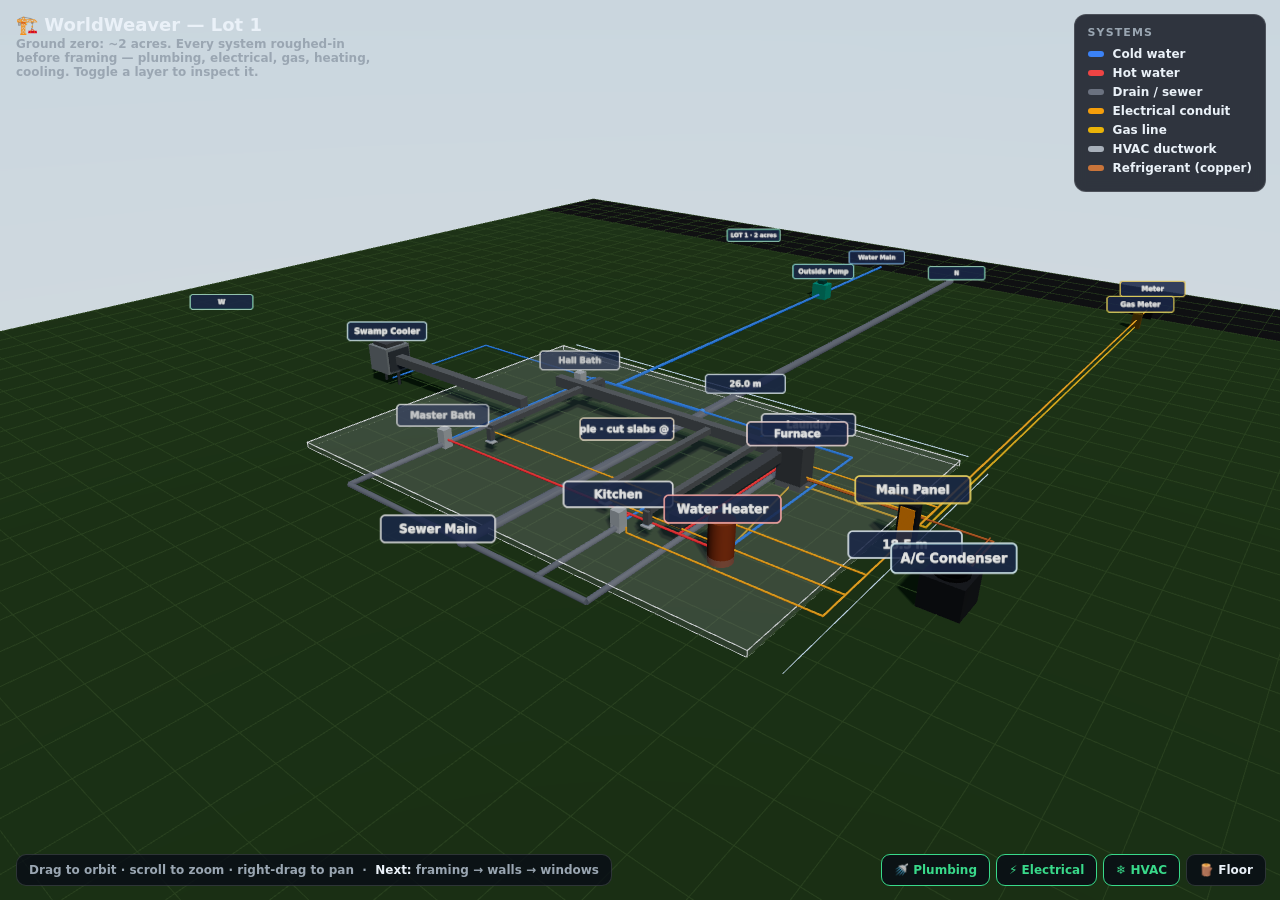
<file: worldweaver.html>
<!DOCTYPE html>
<html lang="en">
<head>
<meta charset="UTF-8" />
<meta name="viewport" content="width=device-width, initial-scale=1, viewport-fit=cover" />
<title>WorldWeaver · Lot 1 — Ground Zero</title>
<style>
  :root{ --ink:#eaf1f8; --dim:#9aa6b2; --panel:rgba(8,12,22,.8); --line:rgba(255,255,255,.14); }
  *{box-sizing:border-box}
  html,body{margin:0;height:100%;background:#0a1018;color:var(--ink);font:400 14px/1.5 system-ui;overflow:hidden}
  #c{display:block;width:100vw;height:100vh}
  .hud{position:fixed;pointer-events:none;z-index:5}
  #title{left:16px;top:14px}
  #title h1{font:800 18px system-ui;margin:0}
  #title .sub{color:var(--dim);font:600 12px system-ui;margin-top:2px;max-width:360px}
  #legend{right:14px;top:14px;background:var(--panel);border:1px solid var(--line);border-radius:12px;padding:11px 13px;backdrop-filter:blur(6px)}
  #legend .lgh{font:800 11px system-ui;letter-spacing:.1em;text-transform:uppercase;color:var(--dim);margin:0 0 8px}
  .row{display:flex;align-items:center;gap:9px;margin:5px 0;font:600 12px system-ui}
  .sw{width:16px;height:6px;border-radius:3px;flex:none}
  #foot{left:16px;bottom:14px;background:var(--panel);border:1px solid var(--line);border-radius:10px;padding:8px 12px;color:var(--dim);font:600 12px system-ui}
  #foot b{color:var(--ink)}
  #layers{right:14px;bottom:14px;display:flex;gap:6px;flex-wrap:wrap;justify-content:flex-end;max-width:60vw;pointer-events:auto}
  .lbtn{pointer-events:auto;cursor:pointer;background:var(--panel);border:1px solid var(--line);color:var(--ink);border-radius:9px;padding:8px 12px;font:800 12px system-ui;backdrop-filter:blur(6px)}
  .lbtn.on{border-color:#39d98a;color:#39d98a}
</style>
</head>
<body>
  <canvas id="c"></canvas>
  <div id="title" class="hud">
    <h1>🏗️ WorldWeaver — Lot 1</h1>
    <div class="sub">Ground zero: ~2 acres. Every system roughed-in before framing — plumbing, electrical, gas, heating, cooling. Toggle a layer to inspect it.</div>
  </div>
  <div id="legend" class="hud">
    <div class="lgh">Systems</div>
    <div class="row"><span class="sw" style="background:#3b82f6"></span> Cold water</div>
    <div class="row"><span class="sw" style="background:#ef4444"></span> Hot water</div>
    <div class="row"><span class="sw" style="background:#6b7280"></span> Drain / sewer</div>
    <div class="row"><span class="sw" style="background:#f59e0b"></span> Electrical conduit</div>
    <div class="row"><span class="sw" style="background:#eab308"></span> Gas line</div>
    <div class="row"><span class="sw" style="background:#a8b0ba"></span> HVAC ductwork</div>
    <div class="row"><span class="sw" style="background:#c9743a"></span> Refrigerant (copper)</div>
  </div>
  <div id="foot" class="hud">Drag to orbit · scroll to zoom · right-drag to pan &nbsp;·&nbsp; <b>Next:</b> framing → walls → windows</div>
  <div id="layers" class="hud">
    <button id="btnPlumb" class="lbtn on">🚿 Plumbing</button>
    <button id="btnElec" class="lbtn on">⚡ Electrical</button>
    <button id="btnHvac" class="lbtn on">❄️ HVAC</button>
    <button id="btnFloor" class="lbtn">🪵 Floor</button>
  </div>

<script type="importmap">
{ "imports": {
  "three": "/vendor/three/build/three.module.js",
  "three/addons/": "/vendor/three/examples/jsm/"
}}
</script>
<script type="module">
import * as THREE from 'three';
import { OrbitControls } from 'three/addons/controls/OrbitControls.js';

const canvas = document.getElementById('c');
const renderer = new THREE.WebGLRenderer({ canvas, antialias:true });
renderer.setPixelRatio(Math.min(2, devicePixelRatio));
renderer.setSize(innerWidth, innerHeight);
renderer.shadowMap.enabled = true;
renderer.shadowMap.type = THREE.PCFSoftShadowMap;
renderer.toneMapping = THREE.ACESFilmicToneMapping;
renderer.toneMappingExposure = 1.05;

const scene = new THREE.Scene();
scene.fog = new THREE.Fog(0xcde0ef, 120, 320);

// ---- sky dome (vertical gradient) ----
(function sky(){
  const cv = document.createElement('canvas'); cv.width = 8; cv.height = 256;
  const g = cv.getContext('2d'), grd = g.createLinearGradient(0,0,0,256);
  grd.addColorStop(0,'#2f5d94'); grd.addColorStop(0.5,'#7fb0dd'); grd.addColorStop(1,'#dcecf6');
  g.fillStyle = grd; g.fillRect(0,0,8,256);
  const tex = new THREE.CanvasTexture(cv);
  scene.add(new THREE.Mesh(new THREE.SphereGeometry(500,32,16),
    new THREE.MeshBasicMaterial({ map:tex, side:THREE.BackSide, fog:false })));
})();

const camera = new THREE.PerspectiveCamera(52, innerWidth/innerHeight, 0.1, 1200);
camera.position.set(26, 20, 34);
const controls = new OrbitControls(camera, canvas);
controls.enableDamping = true;
controls.maxPolarAngle = Math.PI * 0.49;
controls.target.set(0, 0, 2);

// ---- lights ----
scene.add(new THREE.HemisphereLight(0xcfe3ff, 0x3a4a2a, 0.85));
const sun = new THREE.DirectionalLight(0xfff1d6, 1.5);
sun.position.set(34, 46, 24);
sun.castShadow = true;
sun.shadow.mapSize.set(2048, 2048);
sun.shadow.camera.near = 1; sun.shadow.camera.far = 160;
sun.shadow.camera.left = -40; sun.shadow.camera.right = 40;
sun.shadow.camera.top = 40; sun.shadow.camera.bottom = -40;
sun.shadow.bias = -0.0004;
scene.add(sun);

// ---- lot: ~2 acres (≈ 90 m square) ----
const LOT = 90;
const lot = new THREE.Mesh(new THREE.PlaneGeometry(LOT, LOT),
  new THREE.MeshStandardMaterial({ color:0x35502e, roughness:1 }));
lot.rotation.x = -Math.PI/2; lot.receiveShadow = true; scene.add(lot);
const grid = new THREE.GridHelper(LOT, 45, 0x40602f, 0x28401e); grid.position.y = 0.02; scene.add(grid);
const street = new THREE.Mesh(new THREE.PlaneGeometry(LOT, 8),
  new THREE.MeshStandardMaterial({ color:0x20232b, roughness:1 }));
street.rotation.x = -Math.PI/2; street.position.set(0, 0.015, -LOT/2 + 4); street.receiveShadow = true; scene.add(street);

// ---- house slab (≈2× original) ----
const SLAB = { w:26, d:18.5, cx:0, cz:3, y:0.16 };
const slab = new THREE.Mesh(new THREE.BoxGeometry(SLAB.w, 0.3, SLAB.d),
  new THREE.MeshStandardMaterial({ color:0x9aa0aa, roughness:0.95, transparent:true, opacity:0.3 }));
slab.position.set(SLAB.cx, SLAB.y, SLAB.cz); slab.receiveShadow = true; scene.add(slab);
const slabOutline = new THREE.LineSegments(
  new THREE.EdgesGeometry(new THREE.BoxGeometry(SLAB.w, 0.3, SLAB.d)),
  new THREE.LineBasicMaterial({ color:0xdfe6ef }));
slabOutline.position.copy(slab.position); scene.add(slabOutline);

// ---- toggleable layer groups ----
const gPlumb = new THREE.Group(), gElec = new THREE.Group(),
      gHVAC = new THREE.Group(), gFloor = new THREE.Group();
scene.add(gPlumb, gElec, gHVAC, gFloor);
let layer = scene;

// ---- helpers ----
const COL = { cold:0x3b82f6, hot:0xef4444, sewer:0x6b7280, elec:0xf59e0b, gas:0xeab308, duct:0xa8b0ba, refrig:0xc9743a, stub:0xcbd5e1 };
function pipe(a, b, r, color, emis=0.25){
  const A = new THREE.Vector3(...a), B = new THREE.Vector3(...b), dir = new THREE.Vector3().subVectors(B,A);
  const m = new THREE.Mesh(new THREE.CylinderGeometry(r, r, dir.length(), 14),
    new THREE.MeshStandardMaterial({ color, emissive:color, emissiveIntensity:emis, metalness:0.3, roughness:0.5 }));
  m.position.copy(A).addScaledVector(dir, 0.5);
  m.quaternion.setFromUnitVectors(new THREE.Vector3(0,1,0), dir.clone().normalize());
  layer.add(m); return m;
}
function duct(a, b, w, h, color){
  const A = new THREE.Vector3(...a), B = new THREE.Vector3(...b), dir = new THREE.Vector3().subVectors(B,A);
  const m = new THREE.Mesh(new THREE.BoxGeometry(w, dir.length(), h),
    new THREE.MeshStandardMaterial({ color, metalness:0.6, roughness:0.4 }));
  m.position.copy(A).addScaledVector(dir, 0.5);
  m.quaternion.setFromUnitVectors(new THREE.Vector3(0,1,0), dir.clone().normalize());
  m.castShadow = true; layer.add(m); return m;
}
function joint(p, r, color){
  const m = new THREE.Mesh(new THREE.SphereGeometry(r, 12, 12),
    new THREE.MeshStandardMaterial({ color, emissive:color, emissiveIntensity:0.25, roughness:0.5 }));
  m.position.set(...p); layer.add(m); return m;
}
function unit(p, size, color, opts={}){
  const m = new THREE.Mesh(new THREE.BoxGeometry(...size),
    new THREE.MeshStandardMaterial({ color, roughness:0.55, metalness:0.25, ...opts }));
  m.position.set(...p); m.castShadow = true; m.receiveShadow = true; layer.add(m); return m;
}
function cyl(p, r, h, color, opts={}){
  const m = new THREE.Mesh(new THREE.CylinderGeometry(r, r, h, 20),
    new THREE.MeshStandardMaterial({ color, roughness:0.5, metalness:0.35, ...opts }));
  m.position.set(...p); m.castShadow = true; layer.add(m); return m;
}
function label(text, p, color='#cbd5e1'){
  const cv = document.createElement('canvas'); cv.width = 256; cv.height = 64;
  const g = cv.getContext('2d');
  g.fillStyle = 'rgba(6,10,20,.86)'; rr(g,2,2,252,60,10); g.fill();
  g.strokeStyle = color; g.lineWidth = 3; rr(g,2,2,252,60,10); g.stroke();
  g.fillStyle = '#eaf1f8'; g.font = 'bold 26px system-ui'; g.textAlign='center'; g.textBaseline='middle';
  g.fillText(text, 128, 34);
  const s = new THREE.Sprite(new THREE.SpriteMaterial({ map:new THREE.CanvasTexture(cv), depthTest:false }));
  s.position.set(...p); s.scale.set(4.6, 1.15, 1); scene.add(s); return s;
}
function rr(g,x,y,w,h,r){ g.beginPath(); g.moveTo(x+r,y); g.arcTo(x+w,y,x+w,y+h,r); g.arcTo(x+w,y+h,x,y+h,r); g.arcTo(x,y+h,x,y,r); g.arcTo(x,y,x+w,y,r); g.closePath(); }

// ---- rough-in fixture points (scale with the slab) ----
const S = SLAB;
const FIX = {
  kitchen:  [ S.w*0.16, 0, S.cz + S.d*0.30],
  masterBa: [-S.w*0.30, 0, S.cz + S.d*0.26],
  hallBath: [-S.w*0.30, 0, S.cz - S.d*0.28],
  laundry:  [ S.w*0.26, 0, S.cz - S.d*0.30],
  heater:   [ S.w*0.34, 0, S.cz + S.d*0.26],
};
const FURNACE = [ S.w*0.30, 0, S.cz - S.d*0.14];

// ================= PLUMBING =================
layer = gPlumb;
function stub(p, txt){ unit([p[0],0.5,p[2]],[0.5,1.0,0.5],COL.stub); label(txt,[p[0],1.7,p[2]]); }
stub(FIX.kitchen,'Kitchen'); stub(FIX.masterBa,'Master Bath'); stub(FIX.hallBath,'Hall Bath'); stub(FIX.laundry,'Laundry');
// water heater (tank) + gas + cold in / hot out
cyl([FIX.heater[0],0.95,FIX.heater[2]],0.55,1.9,0xb45f2e); label('Water Heater',[FIX.heater[0],2.35,FIX.heater[2]],'#ef4444');
// outside pump on the supply lateral
const yW = 0.30, coldMainZ = S.cz - S.d*0.34, pumpZ = -LOT/2 + 18;
unit([-6,0.55,pumpZ],[1.1,1.1,0.9],0x14b8a6); unit([-6,1.15,pumpZ],[0.5,0.4,0.5],0x0f766e); label('Outside Pump',[-6,2.0,pumpZ],'#2dd4bf');
pipe([-6,yW,-LOT/2+8],[-6,yW,pumpZ],0.09,COL.cold);          // street → pump
pipe([-6,yW,pumpZ],[-6,yW,coldMainZ],0.09,COL.cold);         // pump → house
pipe([-6,yW,coldMainZ],[S.cx,yW,coldMainZ],0.09,COL.cold);   // main across the pad
joint([S.cx,yW,coldMainZ],0.16,COL.cold); label('Water Main',[-6,1.3,-LOT/2+9],'#3b82f6');
[FIX.kitchen,FIX.masterBa,FIX.hallBath,FIX.laundry,FIX.heater].forEach(f=>{
  pipe([S.cx,yW,coldMainZ],[f[0],yW,coldMainZ],0.06,COL.cold);
  pipe([f[0],yW,coldMainZ],[f[0],yW,f[2]],0.06,COL.cold);
  pipe([f[0],yW,f[2]],[f[0],0.72,f[2]],0.06,COL.cold);        // riser
});
// hot from the heater to fixtures
const yH = 0.44;
[FIX.kitchen,FIX.masterBa,FIX.laundry].forEach(f=>{
  pipe([FIX.heater[0],yH,FIX.heater[2]],[f[0],yH,FIX.heater[2]],0.055,COL.hot);
  pipe([f[0],yH,FIX.heater[2]],[f[0],yH,f[2]],0.055,COL.hot);
  pipe([f[0],yH,f[2]],[f[0],0.72,f[2]],0.055,COL.hot);
});
pipe([FIX.heater[0],0.2,FIX.heater[2]],[FIX.heater[0],0.72,FIX.heater[2]],0.06,COL.cold); // cold in
pipe([FIX.heater[0],1.4,FIX.heater[2]],[FIX.heater[0],1.7,FIX.heater[2]],0.06,COL.hot);   // hot out
// DWV drains → sewer main (back of lot)
const sewerZ = S.cz + S.d/2 + 1.2, ySew = 0.18;
pipe([S.cx,ySew,sewerZ],[S.cx,ySew-0.05,-LOT/2+8],0.22,COL.sewer); joint([S.cx,ySew,sewerZ],0.3,COL.sewer);
label('Sewer Main',[S.cx,1.3,S.cz+S.d/2+2.4],'#9ca3af');
[FIX.kitchen,FIX.masterBa,FIX.hallBath,FIX.laundry].forEach(f=>{
  pipe([f[0],ySew,f[2]],[f[0],ySew,sewerZ],0.13,COL.sewer);
  pipe([f[0],ySew,sewerZ],[S.cx,ySew,sewerZ],0.13,COL.sewer);
  pipe([f[0],0.72,f[2]],[f[0],ySew,f[2]],0.13,COL.sewer);
});

// ================= ELECTRICAL =================
layer = gElec;
const meter = [S.w/2+1.2, 0, -LOT/2+8];
unit([meter[0],0.7,meter[2]],[0.7,1.4,0.4],0x2b2f36); unit([meter[0],1.15,meter[2]],[0.5,0.5,0.42],0x11141a);
label('Meter',[meter[0],2.1,meter[2]],'#f59e0b');
const panel = [S.w/2+1.2, 1.2, S.cz-0.5];
unit(panel,[0.8,2.0,0.4],0x3a3f47); unit([panel[0],panel[1],panel[2]+0.22],[0.62,1.7,0.06],COL.elec,{emissive:0x6b3d00,emissiveIntensity:0.35});
label('Main Panel',[panel[0],panel[1]+1.6,panel[2]],'#f59e0b');
const yE = 0.60;
pipe([meter[0],yE,meter[2]],[meter[0],yE,panel[2]],0.05,COL.elec);
pipe([meter[0],yE,panel[2]],[panel[0],panel[1],panel[2]],0.05,COL.elec);
[[S.w*0.10,0,S.cz+S.d*0.25],[-S.w*0.24,0,S.cz+S.d*0.16],[-S.w*0.24,0,S.cz-S.d*0.20],[S.w*0.20,0,S.cz+S.d*0.34],[FURNACE[0],0,FURNACE[2]]].forEach(t=>{
  pipe([panel[0],yE,panel[2]],[panel[0],yE,t[2]],0.04,COL.elec);
  pipe([panel[0],yE,t[2]],[t[0],yE,t[2]],0.04,COL.elec);
  pipe([t[0],yE,t[2]],[t[0],0.85,t[2]],0.04,COL.elec);
});

// ================= HVAC (heat + cool + air) =================
layer = gHVAC;
// gas meter + gas lines to furnace & water heater
const gmeter = [S.w/2+1.2, 0, -LOT/2+11];
unit([gmeter[0],0.55,gmeter[2]],[0.55,1.0,0.4],0x8a6d1b); label('Gas Meter',[gmeter[0],1.7,gmeter[2]],'#eab308');
const yG = 0.12;
pipe([gmeter[0],yG,gmeter[2]],[gmeter[0],yG,FURNACE[2]],0.05,COL.gas,0.15);
pipe([gmeter[0],yG,FURNACE[2]],[FURNACE[0],yG,FURNACE[2]],0.05,COL.gas,0.15);
pipe([FURNACE[0],yG,FURNACE[2]],[FIX.heater[0],yG,FIX.heater[2]],0.045,COL.gas,0.15); // to water heater
// furnace / air handler (indoor)
unit([FURNACE[0],1.1,FURNACE[2]],[1.3,2.2,1.1],0x6b7079); label('Furnace',[FURNACE[0],2.6,FURNACE[2]],'#fca5a5');
// A/C condenser (outdoor, right side) + fan + refrigerant lines
const ac = [S.w/2+4, 0, S.cz+2];
unit([ac[0],0.7,ac[2]],[1.7,1.4,1.7],0x3c4048); label('A/C Condenser',[ac[0],2.0,ac[2]],'#7dd3fc');
cyl([ac[0],1.45,ac[2]],0.7,0.12,0x22262c); // fan shroud
const fan = cyl([ac[0],1.53,ac[2]],0.6,0.04,0x11141a); fan.__spin = true;
pipe([ac[0],0.5,ac[2]],[ac[0],0.5,FURNACE[2]],0.05,COL.refrig,0.1);
pipe([ac[0],0.5,FURNACE[2]],[FURNACE[0]+0.7,0.5,FURNACE[2]],0.05,COL.refrig,0.1);
pipe([ac[0]-0.15,0.62,ac[2]],[ac[0]-0.15,0.62,FURNACE[2]],0.035,COL.refrig,0.1);
// swamp cooler (evaporative, left side, on a stand) + water feed + supply duct in
const sc = [-S.w/2-4, 0, S.cz+1];
unit([sc[0],1.6,sc[2]],[1.6,1.5,1.6],0x9aa3ad); unit([sc[0],2.45,sc[2]],[1.2,0.25,1.2],0x6b7079); // cooler + top
[[-0.85,0],[0.85,0]].forEach(o=> unit([sc[0]+o[0],1.6,sc[2]],[0.05,1.2,1.4],0x5b6470)); // louver hint
cyl([sc[0]-0.6,0.6,sc[2]],0.09,1.2,0x5b6470); cyl([sc[0]+0.6,0.6,sc[2]],0.09,1.2,0x5b6470); // stand legs
label('Swamp Cooler',[sc[0],3.1,sc[2]],'#7dd3fc');
pipe([sc[0],0.25,sc[2]],[sc[0],0.25,coldMainZ],0.05,COL.cold);           // water feed to cooler
pipe([sc[0],0.25,coldMainZ],[S.cx,0.25,coldMainZ],0.05,COL.cold);
duct([sc[0]+0.8,1.6,sc[2]],[S.cx-6,1.6,sc[2]],0.5,0.5,COL.duct);         // cooler → house
// ductwork trunk from furnace + supply registers + return
const yD = 1.5, trunk = [FURNACE[0],yD,FURNACE[2]];
duct([FURNACE[0],1.9,FURNACE[2]],[FURNACE[0],yD,FURNACE[2]],0.6,0.6,COL.duct);
duct(trunk,[S.cx-7,yD,FURNACE[2]],0.55,0.45,COL.duct);                   // main trunk (west)
duct(trunk,[S.cx+7,yD,FURNACE[2]],0.55,0.45,COL.duct);                   // main trunk (east)
[[S.w*0.12,S.cz+S.d*0.28],[-S.w*0.20,S.cz+S.d*0.22],[-S.w*0.20,S.cz-S.d*0.22],[S.w*0.22,S.cz+S.d*0.30]].forEach(r=>{
  duct([r[0],yD,FURNACE[2]],[r[0],yD,r[1]],0.32,0.28,COL.duct);          // branch
  duct([r[0],yD,r[1]],[r[0],0.9,r[1]],0.28,0.28,COL.duct);               // drop to register
  unit([r[0],0.78,r[1]],[0.5,0.06,0.36],0xcbd5e1);                       // register grille
});
duct([FURNACE[0]-0.7,yD,FURNACE[2]],[FURNACE[0]-0.7,yD,S.cz+S.d*0.3],0.6,0.5,0x8b929c); // return air

// ================= MAPLE FLOOR (cut slabs @ 30°) =================
const FLOOR_ANGLE = Math.PI/6;
(function mapleFloor(){
  const cos=Math.cos(FLOOR_ANGLE), sin=Math.sin(FLOOR_ANGLE);
  const L=1.15, W=0.19, gap=0.014, tones=[0xC9A26A,0xBE9257,0xD3B07C,0xC29A61,0xCBA774];
  const halfW=S.w/2-0.12, halfD=S.d/2-0.12, N=Math.ceil((S.w+S.d)/L)+3, y=S.y+0.18; let row=0;
  for(let v=-N;v<=N;v++){ const cyc=v*(W+gap), off=(row&1)?(L+gap)*0.5:0;
    for(let u=-N;u<=N;u++){ const cxc=u*(L+gap)+off, x=cxc*cos-cyc*sin, z=cxc*sin+cyc*cos;
      if(Math.abs(x)>halfW||Math.abs(z)>halfD) continue;
      const m=new THREE.Mesh(new THREE.BoxGeometry(L,0.05,W),
        new THREE.MeshStandardMaterial({color:tones[((u*5+v*3)%tones.length+tones.length)%tones.length],roughness:0.5,metalness:0.02}));
      m.position.set(S.cx+x,y,S.cz+z); m.rotation.y=FLOOR_ANGLE; m.receiveShadow=true; gFloor.add(m);
    } row++; }
})();
gFloor.visible = false;

// ---- directional map ----
label('N',[S.cx,0.6,-LOT/2+7],'#39d98a'); label('S',[S.cx,0.6,LOT/2-7],'#39d98a');
label('E',[LOT/2-7,0.6,S.cz],'#39d98a');  label('W',[-LOT/2+7,0.6,S.cz],'#39d98a');
function dimLine(a,b){ scene.add(new THREE.Line(new THREE.BufferGeometry().setFromPoints([new THREE.Vector3(...a),new THREE.Vector3(...b)]), new THREE.LineBasicMaterial({color:0x9ecbff}))); }
dimLine([-S.w/2,0.05,S.cz-S.d/2-1.2],[S.w/2,0.05,S.cz-S.d/2-1.2]); label(S.w.toFixed(1)+' m',[0,0.6,S.cz-S.d/2-1.2],'#9ecbff');
dimLine([S.w/2+1.4,0.05,S.cz-S.d/2],[S.w/2+1.4,0.05,S.cz+S.d/2]);  label(S.d.toFixed(1)+' m',[S.w/2+1.4,0.6,S.cz],'#9ecbff');
label('Maple · cut slabs @ 30°',[S.cx,1.5,S.cz],'#C9A26A');
label('LOT 1 · 2 acres',[-S.w/2-3,2.2,-LOT/2+12],'#39d98a');

// ---- layer toggles ----
const T = { btnPlumb:gPlumb, btnElec:gElec, btnHvac:gHVAC, btnFloor:gFloor };
function sync(){ for(const id in T){ T[id].visible = document.getElementById(id).classList.contains('on'); } }
for(const id in T){ document.getElementById(id).onclick = e => { e.currentTarget.classList.toggle('on'); sync(); }; }
sync();

// ---- loop ----
addEventListener('resize', ()=>{ camera.aspect = innerWidth/innerHeight; camera.updateProjectionMatrix(); renderer.setSize(innerWidth, innerHeight); });
(function loop(){ requestAnimationFrame(loop); if(fan && gHVAC.visible) fan.rotation.y += 0.25; controls.update(); renderer.render(scene, camera); })();
window.__ww = { scene, camera, renderer, THREE, gPlumb, gElec, gHVAC, gFloor };
</script>
</body>
</html>
</file>
<file: city/assets/index-DFxCJywP.css>
:root{--ink: #e6edf3;--dim: #8b949e;--line: rgba(255,255,255,.12);--panel: rgba(10,14,24,.94);--blue: #9ecbff}*{box-sizing:border-box}html,body{margin:0;height:100%;background:#05070e;overflow:hidden;color:var(--ink);font:600 13px system-ui,-apple-system,Segoe UI,sans-serif}#app{position:fixed;top:0;right:0;bottom:0;left:0}#app canvas{display:block}#hud-top{position:fixed;top:0;left:0;right:0;z-index:10;display:flex;align-items:center;justify-content:space-between;gap:10px;padding:12px 14px;pointer-events:none}.brand{font:800 15px system-ui}.brand small{display:block;font:600 10px system-ui;color:var(--dim)}#mode-tabs{display:flex;gap:6px;flex-wrap:wrap;pointer-events:auto}.tab{background:#0a0e18cc;border:1px solid var(--line);color:var(--ink);border-radius:999px;padding:6px 12px;font:700 11px system-ui;cursor:pointer}.tab:hover{border-color:#9ecbff80}#hud-hint{position:fixed;bottom:12px;left:0;right:0;z-index:10;text-align:center;color:var(--dim);font:600 11px system-ui;pointer-events:none}#legend{position:fixed;bottom:36px;left:12px;z-index:10;display:flex;flex-direction:column;gap:4px;pointer-events:none}.legend-row{display:flex;align-items:center;gap:6px;font:600 10px system-ui;color:var(--dim)}.sw{width:9px;height:9px;border-radius:2px}.panel{position:fixed;top:0;right:0;bottom:0;width:min(370px,92vw);z-index:20;background:var(--panel);-webkit-backdrop-filter:blur(10px);backdrop-filter:blur(10px);border-left:1px solid var(--line);transform:translate(100%);transition:transform .28s ease;overflow:auto;padding:18px 18px 24px}.panel.open{transform:translate(0)}.panel .close,.reader .close{position:absolute;top:12px;right:12px;background:#1e293b;border:0;color:var(--ink);width:28px;height:28px;border-radius:8px;cursor:pointer;font-size:14px}.panel .tag{font:800 11px system-ui;text-transform:uppercase;letter-spacing:.05em}.panel h2{margin:3px 0 8px;font:800 20px system-ui}.stat-row{display:flex;gap:10px;flex-wrap:wrap;font:700 11px system-ui;color:var(--dim);margin-bottom:6px}.lab{font:800 10px system-ui;color:var(--blue);text-transform:uppercase;letter-spacing:.05em;margin:14px 0 6px}.panel p{line-height:1.6;color:#dbe4ee;margin:0}.chips{display:flex;flex-wrap:wrap;gap:6px}.chip{background:#ffffff0f;border:1px solid var(--line);color:var(--ink);border-radius:999px;padding:5px 11px;font:700 11px system-ui;cursor:pointer}.chip:hover{border-color:#9ecbff80}.chip--story{color:#f0abfc;border-color:#f0abfc66}.path{display:flex;flex-direction:column;gap:5px}.path-item{text-align:left;background:none;border:0;color:var(--blue);font:700 12px system-ui;cursor:pointer;padding:3px 0}.muted{color:var(--dim)}.small{font-size:11px}em{color:var(--dim);font-style:normal;opacity:.8}.floors{display:flex;flex-direction:column;gap:5px}.floor{display:flex;align-items:center;gap:8px;justify-content:space-between;border-bottom:1px solid rgba(255,255,255,.06);padding:3px 0}.floor-name{text-align:left;background:none;border:0;color:var(--ink);font:700 12px system-ui;cursor:pointer;flex:1}.floor-name:hover{color:var(--blue)}.wins{display:flex;gap:3px;flex-wrap:wrap}.win{background:#9ecbff1f;border:1px solid rgba(158,203,255,.35);color:var(--blue);width:20px;height:20px;border-radius:4px;cursor:pointer;font-size:10px;line-height:1;padding:0}.win:hover{background:#9ecbff4d}.reader{position:fixed;left:0;right:0;bottom:0;z-index:25;max-height:58vh;overflow:auto;background:linear-gradient(180deg,#0a0e1899,#080c16f7);-webkit-backdrop-filter:blur(8px);backdrop-filter:blur(8px);border-top:1px solid rgba(167,139,250,.35);transform:translateY(100%);transition:transform .3s ease}.reader.open{transform:translateY(0)}.reader-inner{max-width:720px;margin:0 auto;padding:22px 20px 30px;position:relative}.chapter-label{font:800 10px system-ui;color:#a78bfa;text-transform:uppercase;letter-spacing:.06em}.reader h1{margin:4px 0 14px;font:800 24px system-ui}.page{margin-bottom:14px}.page h3{margin:0 0 4px;font:800 13px system-ui;color:var(--blue)}.page p{margin:0;line-height:1.7;color:#dbe4ee}.ask{margin-top:16px;padding-top:14px;border-top:1px solid rgba(167,139,250,.25)}.ask-btn{background:#a78bfa24;border:1px solid rgba(167,139,250,.5);color:#ddd6fe;border-radius:10px;padding:10px 16px;font:800 13px system-ui;cursor:pointer}.ask-btn:hover{background:#a78bfa42}.ask-btn:disabled{opacity:.7;cursor:default}.ask-box{margin-top:10px}.ask-box .chips{margin-bottom:8px}.ask-row{display:flex;gap:6px}.ask-input{flex:1;background:#ffffff0d;border:1px solid var(--line);color:var(--ink);border-radius:8px;padding:8px 11px;font:600 12px system-ui}.ask-input:focus{outline:none;border-color:#a78bfa99}.ask-send{background:#a78bfa33;border:1px solid rgba(167,139,250,.5);color:#ddd6fe;border-radius:8px;padding:8px 13px;font:800 12px system-ui;cursor:pointer}.ask-reply{margin-top:10px;line-height:1.6;color:#dbe4ee;font:600 12.5px system-ui}.ask-reply a{color:var(--blue)}.ask-answer .tag{display:block;font:800 10px system-ui;text-transform:uppercase;letter-spacing:.05em;margin-bottom:4px}
</file>
<file: style.css>
html, body {
  margin: 0;
  padding: 0;
  height: 100%;
  background: var(--bg);
  font-family: system-ui, -apple-system, BlinkMacSystemFont, "Segoe UI", sans-serif;
  color: var(--text);
}

/* Notification & UI theme variables */
:root {
  /* Phase visual remodel aliases.
     Rollback: remove alias variables and enhancement override block below. */
  --gold-100: #f7e7b8;
  --gold-500: #d4af37;
  --gold-700: #b8860b;
  --charcoal-900: #0b0c0f;
  --charcoal-700: #111217;
  --aqua-400: #4ee6e6;
  --aqua-200: #a8f7f7;
  --bg: #f8f9fa;
  --panel-bg: #ffffff;
  --text: #1a1a1a;
  --text-secondary: #666666;
  --accent: #0a7ea4;
  --accent-light: #e8f4f8;
  --panel-border: #e5e5e5;
  --success: #4caf50;
  --warning: #ff9800;
  --error: #f44336;
  
  /* Enhanced 3D variables */
  --glass-light: rgba(255, 255, 255, 0.6);
  --glass-dark: rgba(0, 0, 0, 0.05);
  --shimmer: linear-gradient(90deg, rgba(255, 255, 255, 0.4), rgba(255, 255, 255, 0.1), rgba(255, 255, 255, 0.4));
  --glow-primary: 0 0 20px rgba(10, 126, 164, 0.2);
  --glow-accent: 0 0 16px rgba(10, 126, 164, 0.15);
  
  /* Notification colors */
  --notify-reminder: #38bdf8;
  --notify-alarm: #f87171;
  --notify-appointment: #fbbf24;
  --notify-note: #a78bfa;
  
  /* 3D Depth */
  --shadow-sm: 0 4px 12px rgba(0, 0, 0, 0.3);
  --shadow-md: 0 12px 40px rgba(0, 0, 0, 0.4);
  --shadow-lg: 0 24px 64px rgba(0, 0, 0, 0.5);
  --shadow-xl: 0 32px 96px rgba(0, 0, 0, 0.6);
}

:root.theme-light {
  --bg: #f8f9fa;
  --panel-bg: #ffffff;
  --text: #1a1a1a;
  --text-secondary: #666666;
  --accent: #0a7ea4;
  --accent-light: #e8f4f8;
  --panel-border: #e5e5e5;
  
  /* Light mode glass */
  --glass-light: rgba(255, 255, 255, 0.6);
  --glass-dark: rgba(0, 0, 0, 0.05);
  --glow-primary: 0 0 20px rgba(10, 126, 164, 0.2);
  --glow-accent: 0 0 16px rgba(10, 126, 164, 0.15);
}

:root.theme-dark {
  --bg: #1a1a1a;
  --panel-bg: #2a2a2a;
  --text: #f0f0f0;
  --text-secondary: #b0b0b0;
  --accent: #0a9dc4;
  --accent-light: #1a3a42;
  --panel-border: #3a3a3a;
  --glow-primary: 0 0 20px rgba(10, 157, 196, 0.25);
  --glow-accent: 0 0 16px rgba(10, 157, 196, 0.15);
}

/* Light mode readability overrides */
body.theme-light #thread-panel,
body.theme-light #appointment-panel,
body.theme-light #notification-wall-panel {
  background: rgba(255, 255, 255, 0.92) !important;
  border-left: 1px solid rgba(59, 130, 246, 0.25) !important;
}

body.theme-light #thread-panel .thread-panel-inner,
body.theme-light #appointment-panel .appointment-panel-inner,
body.theme-light #notification-settings-panel .notification-settings-dialog {
  background: rgba(255, 255, 255, 0.96) !important;
}

body.theme-light .modal-dialog {
  background: #ffffff !important;
  color: var(--text) !important;
}

body.theme-light .hour-editor-inner {
  background: rgba(255, 255, 255, 0.96) !important;
}

body.theme-light .notification-theme-label {
  color: #475569 !important;
}

body.theme-light .notification-theme-select {
  background: #ffffff !important;
  color: var(--text) !important;
  border-color: rgba(30, 41, 59, 0.18) !important;
}

#app {
  position: relative;
  width: 100vw;
  height: 100vh;
  overflow: hidden;
}

#three-canvas {
  width: 100%;
  height: 100%;
  display: block;
}

#ui-overlay {
  position: absolute;
  inset: 0;
  pointer-events: none;
  z-index: 10;
}

#ui-overlay > * {
  pointer-events: auto;
}

/* Month navigation */
#calendar-nav {
  position: absolute;
  top: 16px;
  left: 50%;
  transform: translateX(-50%);
  display: flex;
  align-items: center;
  gap: 12px;
  padding: 8px 14px;
  background: linear-gradient(
    180deg,
    rgba(14, 20, 36, 0.92) 0%,
    rgba(8, 12, 24, 0.96) 100%
  );
  border: 1px solid rgba(78, 230, 230, 0.22);
  border-radius: 999px;
  backdrop-filter: blur(16px) saturate(1.1);
  box-shadow:
    0 8px 32px rgba(0, 0, 0, 0.55),
    inset 0 1px 0 rgba(212, 175, 55, 0.28),
    inset 0 -1px 0 rgba(0, 0, 0, 0.35),
    0 0 0 1px rgba(212, 175, 55, 0.12);
  z-index: 20;
}

#calendar-nav-month {
  display: inline-block;
  min-width: 168px;
  padding: 6px 16px;
  font-size: 19px;
  font-weight: 700;
  text-align: center;
  letter-spacing: 0.05em;
  line-height: 1.2;
  font-variant-numeric: tabular-nums;
  color: #fff8e7;
  background: linear-gradient(
    180deg,
    rgba(22, 32, 52, 0.88) 0%,
    rgba(10, 16, 30, 0.94) 100%
  );
  border-radius: 10px;
  border: 1px solid rgba(78, 230, 230, 0.38);
  box-shadow:
    inset 0 1px 0 rgba(255, 248, 231, 0.12),
    inset 0 -1px 0 rgba(0, 0, 0, 0.45),
    0 0 0 1px rgba(212, 175, 55, 0.22),
    0 2px 10px rgba(0, 0, 0, 0.35);
  -webkit-text-stroke: 0.45px rgba(8, 12, 24, 0.85);
  paint-order: stroke fill;
  text-shadow:
    -1px -1px 0 rgba(8, 12, 24, 0.95),
    1px -1px 0 rgba(8, 12, 24, 0.95),
    -1px 1px 0 rgba(8, 12, 24, 0.95),
    1px 1px 0 rgba(8, 12, 24, 0.95),
    0 2px 4px rgba(0, 0, 0, 0.75),
    0 0 14px rgba(212, 175, 55, 0.22);
}

body.theme-light #calendar-nav-month {
  color: #422006;
  background: linear-gradient(
    180deg,
    rgba(255, 251, 235, 0.98) 0%,
    rgba(254, 243, 199, 0.96) 100%
  );
  border-color: rgba(180, 130, 20, 0.45);
  box-shadow:
    inset 0 1px 0 rgba(255, 255, 255, 0.9),
    inset 0 -1px 0 rgba(180, 140, 40, 0.15),
    0 0 0 1px rgba(146, 64, 14, 0.12),
    0 2px 8px rgba(120, 53, 15, 0.12);
  -webkit-text-stroke: 0.4px rgba(255, 251, 235, 0.9);
  text-shadow:
    -1px -1px 0 rgba(255, 255, 255, 0.85),
    1px -1px 0 rgba(255, 255, 255, 0.85),
    -1px 1px 0 rgba(255, 255, 255, 0.85),
    1px 1px 0 rgba(255, 255, 255, 0.85),
    0 1px 2px rgba(120, 53, 15, 0.35);
}

body.theme-light #calendar-nav {
  background: linear-gradient(
    180deg,
    rgba(255, 252, 245, 0.96) 0%,
    rgba(254, 243, 199, 0.94) 100%
  );
  border-color: rgba(180, 140, 40, 0.35);
  box-shadow:
    0 8px 24px rgba(120, 53, 15, 0.12),
    inset 0 1px 0 rgba(255, 255, 255, 0.85),
    inset 0 -1px 0 rgba(180, 140, 40, 0.12);
}

#calendar-nav button {
  width: 36px;
  height: 36px;
  border-radius: 50%;
  border: 1px solid #334155;
  background: rgba(30, 41, 59, 0.85);
  color: #e2e8f0;
  font-size: 22px;
  cursor: pointer;
  transition: background 0.15s, transform 0.15s;
}

#calendar-nav button:hover {
  background: #3b82f6;
  border-color: #3b82f6;
  transform: scale(1.05);
}

/* Wall toggle */
.wall-toggle {
  position: absolute;
  top: 72px;
  left: 50%;
  transform: translateX(-50%);
  display: flex;
  gap: 6px;
  padding: 5px;
  background: rgba(10, 14, 26, 0.92);
  border: 1px solid #334155;
  border-radius: 12px;
  backdrop-filter: blur(12px);
  z-index: 22;
}

.wall-toggle-btn {
  padding: 8px 16px;
  border-radius: 8px;
  border: 1px solid transparent;
  background: transparent;
  color: #94a3b8;
  font-size: 13px;
  font-weight: 600;
  cursor: pointer;
  transition: background 0.15s, color 0.15s, border-color 0.15s;
}

.wall-toggle-btn:hover {
  color: #e2e8f0;
  background: rgba(51, 65, 85, 0.5);
}

.wall-toggle-btn.is-active {
  background: rgba(99, 102, 241, 0.35);
  border-color: #6366f1;
  color: #f1f5f9;
}

#wall-appointments.is-active {
  background: rgba(14, 116, 144, 0.4);
  border-color: #0ea5e9;
}

.notify-bar {
  position: absolute;
  top: 128px;
  left: 16px;
  display: flex;
  align-items: center;
  gap: 10px;
  z-index: 20;
}

.notify-status {
  font-size: 12px;
  color: #94a3b8;
}

.btn-ghost {
  padding: 6px 12px;
  border-radius: 6px;
  border: 1px solid #475569;
  background: rgba(15, 23, 42, 0.85);
  color: #cbd5e1;
  font-size: 12px;
  cursor: pointer;
}

.btn-ghost:hover {
  border-color: #64748b;
  color: #f8fafc;
}

/* Hour editor — bottom-left, 3D grid visible beside it */
#hour-editor-panel {
  position: absolute;
  bottom: 20px;
  left: 20px;
  width: min(320px, 38vw);
  z-index: 35;
  pointer-events: auto;
}

#hour-editor-panel.hidden {
  display: none;
}

.hour-editor-inner {
  padding: 14px 16px;
  background: rgba(8, 12, 24, 0.94);
  border: 1px solid rgba(59, 130, 246, 0.45);
  border-radius: 12px;
  box-shadow: 0 12px 40px rgba(0, 0, 0, 0.55);
  backdrop-filter: blur(12px);
}

.hour-editor-title {
  margin: 0 0 10px;
  font-size: 13px;
  font-weight: 600;
  color: #93c5fd;
  text-transform: uppercase;
  letter-spacing: 0.05em;
}

#hour-editor-panel label,
.thread-compose label,
.modal-dialog label {
  display: block;
  font-size: 11px;
  font-weight: 500;
  color: #94a3b8;
  margin-bottom: 4px;
}

#hour-editor-panel select,
#hour-editor-panel textarea,
#hour-editor-panel .action-row--split input {
  width: 100%;
  margin-bottom: 10px;
  padding: 8px 10px;
  border-radius: 6px;
  border: 1px solid #334155;
  background: #0f1420;
  color: #f1f5f9;
  font-family: inherit;
  font-size: 13px;
  box-sizing: border-box;
}

#hour-editor-panel .action-row--split input {
  margin-bottom: 0;
}

body.detail-mode:not(.day-window-open) #thread-panel {
  left: min(42%, 480px);
}

body.day-window-open.detail-mode #thread-panel,
body.day-window-open.detail-mode #hour-editor-panel {
  display: block;
}

/* In-app alerts */
#in-app-alerts {
  position: absolute;
  top: 120px;
  right: 24px;
  display: flex;
  flex-direction: column;
  gap: 10px;
  z-index: 400;
  pointer-events: none;
  max-width: 360px;
}

.in-app-alert {
  position: relative;
  padding: 14px 36px 14px 16px;
  background: rgba(15, 23, 42, 0.96);
  border: 1px solid #334155;
  border-radius: 10px;
  box-shadow: 0 12px 40px rgba(0, 0, 0, 0.5);
  opacity: 0;
  transform: translateX(20px);
  transition: opacity 0.35s, transform 0.35s;
  pointer-events: auto;
}

.in-app-alert--visible {
  opacity: 1;
  transform: translateX(0);
}

.in-app-alert--reminder {
  border-left: 4px solid #38bdf8;
}

.in-app-alert--alarm {
  border-left: 4px solid #f87171;
  min-width: min(320px, 92vw);
}

.in-app-alert-snooze {
  display: flex;
  flex-wrap: wrap;
  align-items: center;
  gap: 6px;
  margin-top: 10px;
  padding-top: 10px;
  border-top: 1px solid rgba(248, 113, 113, 0.25);
}

.in-app-alert-snooze-label {
  font-size: 11px;
  font-weight: 600;
  color: #fca5a5;
  text-transform: uppercase;
  letter-spacing: 0.05em;
}

.in-app-alert-snooze-chip {
  min-width: 32px;
  padding: 4px 8px;
  border-radius: 6px;
  border: 1px solid rgba(248, 113, 113, 0.45);
  background: rgba(30, 15, 15, 0.8);
  color: #fecaca;
  font-size: 12px;
  font-weight: 700;
  cursor: pointer;
}

.in-app-alert-snooze-chip.is-selected,
.in-app-alert-snooze-chip:hover {
  border-color: rgba(212, 175, 55, 0.65);
  background: rgba(212, 175, 55, 0.15);
  color: #fde68a;
}

.in-app-alert-snooze-unit {
  font-size: 11px;
  color: #94a3b8;
}

.in-app-alert-snooze-primary {
  margin-left: auto;
  padding: 6px 12px;
  border-radius: 8px;
  border: 1px solid rgba(212, 175, 55, 0.5);
  background: rgba(127, 29, 29, 0.35);
  color: #fde68a;
  font-size: 12px;
  font-weight: 600;
  cursor: pointer;
}

.in-app-alert-snooze-primary:hover {
  background: rgba(153, 27, 27, 0.5);
}

.in-app-alert--appointment {
  border-left: 4px solid #fbbf24;
}

/* Appointment panel */
#appointment-panel {
  position: absolute;
  top: 0;
  right: 0;
  bottom: 0;
  left: min(38%, 440px);
  background: linear-gradient(90deg, rgba(5, 8, 16, 0.15) 0%, rgba(8, 18, 32, 0.94) 12%, rgba(8, 18, 32, 0.98) 100%);
  backdrop-filter: blur(8px);
  border-left: 1px solid rgba(14, 165, 233, 0.4);
  z-index: 10001;
  overflow: hidden;
  pointer-events: auto;
  visibility: visible;
  opacity: 1;
  transition: opacity 0.2s ease;
}

#appointment-panel.hidden {
  display: none;
  visibility: hidden;
  opacity: 0;
  pointer-events: none;
}

/* Appointment action dropdown (injected by AppointmentPanel.js) */
.appointment-action-dropdown {
  position: fixed;
  z-index: 10000;
  background: rgba(8, 12, 22, 0.98);
  border: 1px solid rgba(99, 102, 241, 0.35);
  border-radius: 12px;
  box-shadow: 0 18px 56px rgba(0, 0, 0, 0.6);
  backdrop-filter: blur(14px);
  width: 240px;
  pointer-events: auto;
  opacity: 1;
  visibility: visible;
  transition: opacity 0.2s ease;
}

/* Appointment modal — full dialog overlay */
#appointment-modal {
  position: fixed;
  inset: 0;
  z-index: 10002;
  display: flex;
  align-items: center;
  justify-content: center;
  padding: 16px;
  background: transparent;
}

#appointment-modal.hidden {
  display: none;
  pointer-events: none;
}

/* Keep modals above the appointment panel */
#schedule-modal {
  z-index: 10002;
}

.appointment-action-dropdown.hidden {
  opacity: 0;
  visibility: hidden;
  pointer-events: none;
  display: none;
}

.appointment-action-dropdown-title {
  padding: 12px 14px 8px;
  font-weight: 800;
  color: #c7d2fe;
  text-transform: uppercase;
  letter-spacing: 0.08em;
  font-size: 11px;
}

.appointment-action-dropdown-items {
  display: flex;
  flex-direction: column;
  gap: 6px;
  padding: 8px;
}

.appointment-action-item {
  display: flex;
  align-items: center;
  gap: 10px;
  width: 100%;
  padding: 10px 12px;
  border-radius: 10px;
  border: 1px solid rgba(51, 65, 85, 0.55);
  background: rgba(15, 23, 42, 0.75);
  color: #e2e8f0;
  cursor: pointer;
  text-align: left;
  font-weight: 700;
  font-size: 13px;
}

.appointment-action-item:hover {
  border-color: rgba(99, 102, 241, 0.7);
  box-shadow: 0 8px 30px rgba(99, 102, 241, 0.18);
}

/* Ensure appointment close/back stays above dropdown overlays */
#btn-appt-back-month {
  position: relative;
  z-index: 90;
}

.appointment-close-x {
  position: absolute;
  top: 8px;
  right: 8px;
  width: 38px;
  height: 38px;
  border-radius: 10px;
  border: 1px solid rgba(148, 163, 184, 0.45);
  background: rgba(15, 23, 42, 0.82);
  color: #e2e8f0;
  font-size: 26px;
  line-height: 1;
  cursor: pointer;
  z-index: 10010;
}

.appointment-close-x:hover {
  border-color: rgba(248, 113, 113, 0.9);
  color: #fecaca;
}

.appointment-panel-inner {
  height: 100%;
  display: flex;
  flex-direction: column;
  padding: 128px 20px 20px;
  box-sizing: border-box;
}

.appointment-panel-body {
  flex: 1;
  overflow-y: auto;
  padding: 14px;
  margin-top: 8px;
}

.appointment-list {
  margin-bottom: 16px;
}

.appointment-card {
  padding: 12px;
  margin-bottom: 10px;
  border-radius: 8px;
  border: 1px solid #1e40af;
  background: rgba(15, 30, 55, 0.85);
  cursor: pointer;
  transition: border-color 0.15s, background 0.15s;
}

.appointment-card:hover {
  border-color: #38bdf8;
  background: rgba(14, 116, 144, 0.25);
}

.appointment-card-title {
  margin: 6px 0 4px;
  font-size: 15px;
  font-weight: 600;
  color: #e0f2fe;
}

.appointment-card-desc {
  margin: 0 0 10px;
  font-size: 13px;
  color: #94a3b8;
  line-height: 1.4;
}

#appointment-modal textarea,
#appointment-modal input,
#appointment-modal select {
  display: block;
  width: 100%;
  margin-top: 6px;
  margin-bottom: 12px;
  padding: 9px 10px;
  border-radius: 6px;
  border: 1px solid #334155;
  background: #0a0f18;
  color: #f1f5f9;
  box-sizing: border-box;
  font-family: inherit;
}

.in-app-alert strong {
  display: block;
  font-size: 13px;
  margin-bottom: 4px;
}

.in-app-alert p {
  margin: 0;
  font-size: 12px;
  color: #cbd5e1;
}

.in-app-alert-dismiss {
  position: absolute;
  top: 8px;
  right: 8px;
  border: none;
  background: transparent;
  color: #64748b;
  cursor: pointer;
}

/* Thread panel — right side, calendar visible on left */
#thread-panel {
  position: absolute;
  top: 0;
  right: 0;
  bottom: 0;
  left: min(38%, 440px);
  background: linear-gradient(90deg, rgba(5, 8, 16, 0.15) 0%, rgba(8, 12, 24, 0.94) 12%, rgba(8, 12, 24, 0.98) 100%);
  backdrop-filter: blur(8px);
  border-left: 1px solid rgba(99, 102, 241, 0.35);
  z-index: 30;
  overflow: hidden;
  pointer-events: auto;
}

#thread-panel.hidden {
  display: none;
}

.thread-panel-inner {
  height: 100%;
  display: flex;
  flex-direction: column;
  padding: 88px 20px 20px;
  box-sizing: border-box;
}

/* —— Button hierarchy —— */
.panel-card {
  background: var(--panel-bg);
  border: 1px solid var(--panel-border);
  border-radius: 12px;
}

.panel-section-title {
  margin: 0 0 4px;
  font-size: 14px;
  font-weight: 600;
  color: #e2e8f0;
}

.panel-hint,
.compose-hint {
  margin: 0 0 12px;
  font-size: 11px;
  color: #64748b;
  line-height: 1.4;
}

.compose-hint kbd,
.btn-enter kbd {
  display: inline-block;
  padding: 1px 5px;
  font-size: 10px;
  font-family: inherit;
  background: rgba(0, 0, 0, 0.35);
  border: 1px solid #475569;
  border-radius: 4px;
  color: #cbd5e1;
}

.label-secondary {
  font-size: 11px !important;
  color: #64748b !important;
}

.btn-primary {
  display: inline-flex;
  align-items: center;
  justify-content: center;
  gap: 8px;
  padding: 10px 16px;
  border-radius: 8px;
  border: none;
  background: linear-gradient(135deg, var(--accent), rgba(99, 102, 241, 0.95));
  color: #fff;
  font-size: 14px;
  font-weight: 600;
  cursor: pointer;
  transition: filter 0.15s, transform 0.1s;
}

.btn-primary:hover {
  filter: brightness(1.08);
  transform: translateY(-1px);
}

.btn-secondary {
  display: inline-flex;
  align-items: center;
  justify-content: center;
  gap: 8px;
  padding: 9px 14px;
  border-radius: 8px;
  border: 1px solid #4f46e5;
  background: rgba(79, 70, 229, 0.2);
  color: #e0e7ff;
  font-size: 13px;
  font-weight: 600;
  cursor: pointer;
  transition: background 0.15s, border-color 0.15s;
}

.btn-secondary:hover {
  background: rgba(79, 70, 229, 0.4);
  border-color: #818cf8;
}

.btn-outline {
  padding: 8px 14px;
  border-radius: 8px;
  border: 1px solid #334155;
  background: rgba(30, 41, 59, 0.6);
  color: #e2e8f0;
  font-size: 13px;
  font-weight: 500;
  cursor: pointer;
  transition: background 0.15s, border-color 0.15s;
}

.btn-outline:hover {
  background: rgba(51, 65, 85, 0.8);
  border-color: #64748b;
}

.btn-outline--reminder:hover {
  border-color: #38bdf8;
  color: #7dd3fc;
}

.btn-outline--alarm:hover {
  border-color: #f87171;
  color: #fca5a5;
}

.btn-ghost.btn-toggle.is-active {
  background: rgba(99, 102, 241, 0.25);
  border-color: #6366f1;
  color: #e0e7ff;
}

.btn-block {
  width: 100%;
}

.btn-nav-back {
  flex-shrink: 0;
  padding: 8px 14px;
  border-radius: 8px;
  border: 1px solid var(--accent);
  background: rgba(99, 102, 241, 0.15);
  color: #c7d2fe;
  font-size: 13px;
  font-weight: 600;
  cursor: pointer;
  transition: background 0.15s;
}

.btn-nav-back:hover {
  background: rgba(99, 102, 241, 0.35);
  color: #fff;
}

.action-row {
  display: flex;
  gap: 8px;
  margin-top: 8px;
}

.action-row--primary {
  margin-top: 12px;
}

.action-row--split {
  align-items: stretch;
}

.action-row--split input {
  flex: 1;
  min-width: 0;
}

.action-row--end {
  justify-content: flex-end;
  margin-top: 16px;
}

.thread-header-row {
  display: flex;
  align-items: flex-start;
  justify-content: space-between;
  gap: 12px;
  margin-bottom: 16px;
}

.thread-header h2 {
  margin: 0;
  font-size: 22px;
  line-height: 1.2;
}

.toolbar-group {
  margin-bottom: 12px;
}

.toolbar-group-label {
  display: block;
  font-size: 10px;
  font-weight: 600;
  text-transform: uppercase;
  letter-spacing: 0.08em;
  color: #64748b;
  margin-bottom: 6px;
}

.toolbar-group-actions {
  display: flex;
  flex-wrap: wrap;
  gap: 8px;
}

.new-thread-box {
  margin-bottom: 12px;
  padding-bottom: 12px;
  border-bottom: 1px solid #1e293b;
}

.new-thread-box input {
  width: 100%;
  margin-bottom: 8px;
  padding: 8px 10px;
  border-radius: 6px;
  border: 1px solid #334155;
  background: #0f1420;
  color: #f1f5f9;
  font-size: 13px;
  box-sizing: border-box;
}

.sidebar-head {
  margin-bottom: 8px;
}

.thread-body {
  flex: 1;
  display: grid;
  grid-template-columns: 200px 1fr;
  gap: 16px;
  min-height: 0;
}

.thread-sidebar,
.thread-main {
  display: flex;
  flex-direction: column;
  min-height: 0;
  background: rgba(15, 20, 35, 0.6);
  border-radius: 10px;
  border: 1px solid #1e293b;
  padding: 12px;
}

.thread-sidebar h3,
.thread-main h3 {
  margin: 0 0 10px;
  font-size: 12px;
  text-transform: uppercase;
  letter-spacing: 0.06em;
  color: #94a3b8;
}

.schedules-heading {
  margin-top: 14px !important;
}

.thread-list,
.thread-notes-list,
.day-reminders-list,
.all-notes-list {
  flex: 1;
  overflow-y: auto;
  min-height: 80px;
}

.thread-item {
  display: block;
  width: 100%;
  text-align: left;
  padding: 10px 28px 10px 10px;
  margin-bottom: 6px;
  border-radius: 8px;
  border: 1px solid #334155;
  background: rgba(30, 41, 59, 0.5);
  color: #e2e8f0;
  cursor: pointer;
  position: relative;
  transition: border-color 0.15s, background 0.15s;
}

.thread-item:hover {
  border-color: #64748b;
}

.thread-item.active {
  border-color: #6366f1;
  background: rgba(99, 102, 241, 0.2);
}

.thread-item-title {
  display: block;
  font-weight: 600;
  font-size: 13px;
}

.thread-item-meta,
.thread-item-preview {
  display: block;
  font-size: 11px;
  color: #94a3b8;
  margin-top: 2px;
}

.thread-delete {
  position: absolute;
  top: 6px;
  right: 6px;
  width: 22px;
  height: 22px;
  border: none;
  border-radius: 4px;
  background: transparent;
  color: #64748b;
  cursor: pointer;
  font-size: 16px;
  line-height: 1;
}

.thread-delete:hover {
  color: #f87171;
  background: rgba(248, 113, 113, 0.15);
}

.note-card {
  padding: 12px;
  margin-bottom: 10px;
  border-radius: 8px;
  border: 1px solid #334155;
  background: rgba(15, 23, 42, 0.8);
}

.note-card-header {
  display: flex;
  justify-content: space-between;
  margin-bottom: 8px;
}

.note-hour {
  font-weight: 600;
  color: #93c5fd;
  font-size: 13px;
}

.note-time {
  font-size: 11px;
  color: #64748b;
}

.note-text {
  margin: 0 0 10px;
  font-size: 14px;
  line-height: 1.45;
  white-space: pre-wrap;
}

.note-actions {
  display: flex;
  gap: 8px;
}

.btn-sm {
  padding: 4px 10px;
  font-size: 11px;
  border-radius: 5px;
  border: 1px solid #475569;
  background: transparent;
  color: #cbd5e1;
  cursor: pointer;
}

.btn-sm:hover {
  background: rgba(71, 85, 105, 0.4);
}

/* .btn-primary defined in hierarchy section */

.note-edit textarea,
.note-edit select {
  width: 100%;
  margin-bottom: 8px;
  padding: 8px;
  border-radius: 6px;
  border: 1px solid #334155;
  background: #0f1420;
  color: #f1f5f9;
  box-sizing: border-box;
}

.schedule-row {
  display: grid;
  grid-template-columns: auto 1fr auto;
  gap: 8px;
  align-items: start;
  padding: 8px;
  margin-bottom: 6px;
  border-radius: 6px;
  font-size: 12px;
  background: rgba(30, 41, 59, 0.4);
}

.schedule-row--alarm {
  border-left: 3px solid #f87171;
}

.schedule-row--reminder {
  border-left: 3px solid #38bdf8;
}

.schedule-msg {
  grid-column: 1 / -1;
  color: #cbd5e1;
}

.thread-compose {
  margin-top: auto;
  padding-top: 14px;
  border-top: 1px solid #334155;
}

.thread-compose .toolbar-group-label {
  margin-bottom: 8px;
}

.compose-row--split {
  display: flex;
  gap: 10px;
  margin-bottom: 8px;
}

.compose-field {
  flex: 1;
}

.thread-compose label {
  display: block;
  font-size: 11px;
  color: #94a3b8;
  margin-bottom: 4px;
}

.thread-compose select,
.thread-compose textarea {
  width: 100%;
  margin-bottom: 10px;
  padding: 8px 10px;
  border-radius: 6px;
  border: 1px solid #334155;
  background: #0f1420;
  color: #f1f5f9;
  font-family: inherit;
  font-size: 13px;
  box-sizing: border-box;
}

.all-notes-section {
  margin-bottom: 12px;
  padding: 12px;
  background: rgba(30, 41, 59, 0.5);
  border-radius: 8px;
  border: 1px solid #334155;
  max-height: 180px;
  overflow-y: auto;
}

.all-notes-section h3 {
  margin: 0 0 8px;
  font-size: 13px;
}

.all-note-row {
  padding: 8px;
  margin-bottom: 6px;
  border-radius: 6px;
  cursor: pointer;
  background: rgba(15, 23, 42, 0.6);
}

.all-note-row:hover {
  background: rgba(99, 102, 241, 0.15);
}

.empty-hint {
  font-size: 12px;
  color: #64748b;
  margin: 8px 0;
}

/* Schedule modal */
#schedule-modal {
  position: fixed;
  inset: 0;
  z-index: 200;
  display: flex;
  align-items: center;
  justify-content: center;
}

#schedule-modal.hidden {
  display: none;
}

.modal-backdrop {
  position: absolute;
  inset: 0;
  background: rgba(0, 0, 0, 0.6);
  z-index: 0;
  pointer-events: auto;
}

.modal-dialog {
  position: relative;
  z-index: 1;
  width: min(400px, 90vw);
  padding: 24px;
  background: #0f1420;
  border: 1px solid #334155;
  border-radius: 12px;
  box-shadow: 0 24px 64px rgba(0, 0, 0, 0.6);
  pointer-events: auto;
}

/* Digital Clock Time Picker */
.time-picker-section {
  margin: 16px 0;
}

.time-picker-section > label {
  display: block;
  font-size: 12px;
  color: #94a3b8;
  margin-bottom: 12px;
  text-transform: uppercase;
  letter-spacing: 0.05em;
  font-weight: 600;
}

.digital-clock-picker {
  display: flex;
  gap: 20px;
  justify-content: center;
  padding: 16px;
  background: linear-gradient(135deg, rgba(99, 102, 241, 0.05), rgba(59, 130, 246, 0.05));
  border: 1px solid rgba(99, 102, 241, 0.15);
  border-radius: 8px;
  margin-bottom: 16px;
}

/* Circular analog hour picker (appointments + reminders) — gold + aqua */
.circular-clock-mount {
  display: flex;
  justify-content: center;
  padding: 8px 0 4px;
}

.circular-clock {
  position: relative;
  display: flex;
  flex-direction: column;
  align-items: center;
  gap: 10px;
}

.circular-clock__bezel {
  position: absolute;
  top: 8px;
  left: 50%;
  transform: translateX(-50%);
  width: min(200px, 68vw);
  height: min(200px, 68vw);
  border-radius: 50%;
  background: radial-gradient(circle at 40% 30%, rgba(212, 175, 55, 0.12), transparent 55%);
  pointer-events: none;
  z-index: 0;
}

.circular-clock__svg {
  position: relative;
  z-index: 1;
  width: min(220px, 72vw);
  height: auto;
  touch-action: none;
  cursor: pointer;
  filter: drop-shadow(0 10px 28px rgba(56, 189, 248, 0.22));
}

.circular-clock__ring {
  fill: none;
  stroke: url(#clock-ring-gold);
  stroke-width: 4;
}

.circular-clock__face {
  stroke: rgba(212, 175, 55, 0.35);
  stroke-width: 2;
}

.circular-clock__tick {
  stroke: rgba(78, 230, 230, 0.35);
  stroke-width: 1.5;
  stroke-linecap: round;
}

.circular-clock__tick--major {
  stroke: rgba(212, 175, 55, 0.75);
  stroke-width: 2.5;
}

.circular-clock__numeral {
  fill: #fde68a;
  font-family: var(--font-mono);
  font-size: 13px;
  font-weight: 700;
  pointer-events: none;
}

.circular-clock__icon {
  fill: rgba(168, 247, 247, 0.85);
  pointer-events: none;
}

.circular-clock--alarm .circular-clock__icon {
  fill: #fca5a5;
}

.circular-clock__hand {
  stroke: #a5f3fc;
  stroke-width: 4;
  stroke-linecap: round;
  filter: drop-shadow(0 0 6px rgba(56, 189, 248, 0.55));
}

.circular-clock--alarm .circular-clock__hand {
  stroke: #fecaca;
  filter: drop-shadow(0 0 8px rgba(248, 113, 113, 0.5));
}

.circular-clock__hub {
  fill: #d4af37;
  stroke: rgba(168, 247, 247, 0.5);
  stroke-width: 2;
}

.circular-clock__controls {
  display: flex;
  flex-direction: column;
  align-items: center;
  gap: 8px;
}

.circular-clock__ampm {
  display: flex;
  gap: 6px;
}

.circular-clock__ampm-btn {
  min-width: 48px;
  padding: 6px 12px;
  border-radius: 8px;
  border: 1px solid rgba(78, 230, 230, 0.35);
  background: rgba(10, 16, 30, 0.85);
  color: #94a3b8;
  font-size: 12px;
  font-weight: 600;
  cursor: pointer;
}

.circular-clock__ampm-btn.is-active {
  border-color: rgba(212, 175, 55, 0.65);
  background: rgba(212, 175, 55, 0.18);
  color: #fde68a;
}

.circular-clock--alarm .circular-clock__ampm-btn.is-active {
  border-color: rgba(248, 113, 113, 0.6);
  background: rgba(127, 29, 29, 0.35);
  color: #fecaca;
}

.circular-clock__readout {
  font-size: 15px;
  font-weight: 600;
  color: #a5f3fc;
  letter-spacing: 0.02em;
  text-align: center;
  font-family: var(--font-mono);
}

.time-unit-picker {
  display: flex;
  flex-direction: column;
  align-items: center;
  gap: 8px;
}

.time-unit-label {
  font-size: 11px;
  color: #94a3b8;
  text-transform: uppercase;
  letter-spacing: 0.06em;
  font-weight: 600;
  margin-bottom: 4px;
}

.time-display-box {
  display: flex;
  align-items: center;
  justify-content: center;
  width: 80px;
  height: 60px;
  background: #0a0f18;
  border: 2px solid #334155;
  border-radius: 6px;
  padding: 0;
}

.time-display {
  font-size: 32px;
  font-weight: 700;
  color: #6366f1;
  font-family: 'Courier New', monospace;
  letter-spacing: 2px;
  text-align: center;
  min-width: 70px;
}

.time-increment-btn {
  width: 36px;
  height: 28px;
  padding: 0;
  border: 1px solid #334155;
  background: #1a1f2e;
  color: #94a3b8;
  border-radius: 4px;
  cursor: pointer;
  font-weight: 600;
  transition: all 0.2s;
}

.time-increment-btn:hover {
  background: #2a2f3e;
  border-color: #6366f1;
  color: #6366f1;
}

.time-increment-btn:active {
  transform: scale(0.95);
}

.time-unit-grid {
  display: grid;
  grid-template-columns: repeat(4, 1fr);
  gap: 4px;
  margin-top: 8px;
  width: 140px;
  max-height: 120px;
  overflow-y: auto;
  padding: 4px;
  background: rgba(10, 15, 28, 0.5);
  border: 1px solid rgba(51, 65, 85, 0.3);
  border-radius: 4px;
}

.time-unit-btn {
  padding: 6px;
  background: #1a1f2e;
  border: 1px solid #334155;
  border-radius: 4px;
  color: #94a3b8;
  cursor: pointer;
  font-size: 12px;
  font-weight: 600;
  transition: all 0.15s;
}

.time-unit-btn:hover {
  background: #2a2f3e;
  border-color: #6366f1;
  color: #6366f1;
}

.time-unit-btn.selected {
  background: #6366f1;
  border-color: #6366f1;
  color: #ffffff;
  font-weight: 700;
}

.modal-dialog h3 {
  margin: 0 0 16px;
}

.modal-dialog label {
  display: block;
  font-size: 12px;
  color: #94a3b8;
  margin-bottom: 12px;
}

.modal-dialog select,
.modal-dialog input {
  display: block;
  width: 100%;
  margin-top: 6px;
  padding: 9px 10px;
  border-radius: 6px;
  border: 1px solid #334155;
  background: #0a0f18;
  color: #f1f5f9;
  box-sizing: border-box;
}

.modal-actions {
  display: flex;
  justify-content: flex-end;
  gap: 10px;
  margin-top: 16px;
}

#schedule-save {
  /* uses .btn-primary.btn-enter */
}

.note-status--ok {
  color: #34d399;
}

.note-status--warn {
  color: #fbbf24;
}

/* Notification bell + dropdown (sidebar / notify-bar; see style-enhancements.css) */
.notification-dropdown {
  display: flex;
  align-items: center;
  gap: 6px;
}

.notification-gear-btn {
  width: 36px;
  height: 36px;
  border-radius: 50%;
  border: 1px solid rgba(148, 163, 184, 0.35);
  background: rgba(10, 14, 26, 0.92);
  color: #cbd5e1;
  font-size: 16px;
  cursor: pointer;
}

.notification-gear-btn:hover {
  border-color: #818cf8;
  color: #e0e7ff;
}

.notification-bell-btn {
  position: relative;
  width: 44px;
  height: 44px;
  border-radius: 50%;
  border: 1px solid rgba(99, 102, 241, 0.5);
  background: rgba(10, 14, 26, 0.92);
  color: #e2e8f0;
  font-size: 20px;
  cursor: pointer;
  transition: transform 0.2s, box-shadow 0.2s, border-color 0.2s;
  box-shadow: 0 4px 20px rgba(99, 102, 241, 0.2);
}

.notification-bell-btn:hover {
  transform: scale(1.05);
  border-color: #818cf8;
  box-shadow: 0 6px 28px rgba(99, 102, 241, 0.35);
}

.notification-badge {
  position: absolute;
  top: -4px;
  right: -4px;
  min-width: 18px;
  height: 18px;
  padding: 0 5px;
  border-radius: 999px;
  background: #6366f1;
  color: #fff;
  font-size: 10px;
  font-weight: 700;
  line-height: 18px;
  text-align: center;
}

.notification-badge.hidden {
  display: none;
}

.notification-dropdown-menu {
  position: absolute;
  top: 52px;
  right: 0;
  width: min(360px, 92vw);
  max-height: min(420px, 70vh);
  display: flex;
  flex-direction: column;
  background: rgba(8, 12, 22, 0.97);
  border: 1px solid rgba(99, 102, 241, 0.35);
  border-radius: 12px;
  box-shadow: 0 16px 48px rgba(0, 0, 0, 0.55);
  backdrop-filter: blur(14px);
  overflow: hidden;
  animation: notify-dropdown-in 0.25s ease;
}

.notification-dropdown-menu.hidden {
  display: none;
}

@keyframes notify-dropdown-in {
  from {
    opacity: 0;
    transform: translateY(-6px);
  }
  to {
    opacity: 1;
    transform: translateY(0);
  }
}

.notification-dropdown-header,
.notification-dropdown-footer {
  display: flex;
  align-items: center;
  justify-content: space-between;
  padding: 10px 12px;
  border-bottom: 1px solid #1e293b;
  font-size: 12px;
  font-weight: 600;
  color: #94a3b8;
}

.notification-dropdown-footer {
  border-bottom: none;
  border-top: 1px solid #1e293b;
}

.notification-dropdown-list {
  overflow-y: auto;
  flex: 1;
}

.notification-dropdown-group {
  border-bottom: 1px solid rgba(30, 41, 59, 0.5);
}

.notification-dropdown-group:last-child {
  border-bottom: none;
}

.notification-dropdown-group-title {
  display: flex;
  align-items: center;
  gap: 8px;
  margin: 0;
  padding: 8px 14px 6px;
  font-size: 11px;
  font-weight: 700;
  text-transform: uppercase;
  letter-spacing: 0.06em;
  color: #64748b;
  background: rgba(15, 23, 42, 0.5);
  position: sticky;
  top: 0;
  z-index: 1;
}

.notification-dropdown-group-icon {
  font-size: 13px;
}

.notification-dropdown-group-count {
  margin-left: auto;
  padding: 2px 7px;
  border-radius: 999px;
  background: rgba(51, 65, 85, 0.6);
  font-size: 10px;
  font-weight: 600;
  color: #94a3b8;
}

.notification-dropdown-group-list {
  display: flex;
  flex-direction: column;
}

.notification-dropdown-empty {
  margin: 0;
  padding: 20px 16px;
  font-size: 13px;
  color: #64748b;
  text-align: center;
}

.notification-dropdown-empty.hidden {
  display: none;
}

.notification-dropdown-item {
  display: flex;
  align-items: stretch;
  gap: 0;
  width: 100%;
  border-bottom: 1px solid rgba(30, 41, 59, 0.6);
  background: transparent;
  color: #e2e8f0;
  transition: background 0.15s, opacity 0.2s;
}

.notification-dropdown-item:hover {
  background: rgba(51, 65, 85, 0.35);
}

.notification-dropdown-item.is-read {
  opacity: 0.55;
}

.notification-dropdown-item.is-read .notification-dropdown-msg {
  text-decoration: line-through;
  text-decoration-color: rgba(148, 163, 184, 0.5);
}

.notification-dropdown-item-main {
  flex: 1;
  display: flex;
  gap: 10px;
  padding: 10px 8px 10px 14px;
  border: none;
  background: transparent;
  color: inherit;
  text-align: left;
  cursor: pointer;
  min-width: 0;
}

.notification-dropdown-actions {
  display: flex;
  flex-direction: column;
  justify-content: center;
  gap: 4px;
  padding: 6px 8px 6px 0;
  flex-shrink: 0;
}

.notification-dropdown-action-btn {
  padding: 4px 8px;
  border-radius: 6px;
  border: 1px solid #334155;
  background: rgba(15, 23, 42, 0.8);
  color: #94a3b8;
  font-size: 10px;
  font-weight: 600;
  cursor: pointer;
  white-space: nowrap;
  transition: background 0.15s, color 0.15s, border-color 0.15s;
}

.notification-dropdown-action-btn:hover:not(:disabled) {
  border-color: #6366f1;
  color: #e2e8f0;
  background: rgba(49, 46, 129, 0.4);
}

.notification-dropdown-action-btn:disabled {
  opacity: 0.4;
  cursor: default;
}

.notification-dropdown-snooze-wrap {
  position: relative;
}

.notification-dropdown-snooze-menu {
  position: absolute;
  right: 0;
  top: 100%;
  margin-top: 4px;
  display: flex;
  flex-direction: column;
  gap: 2px;
  padding: 4px;
  background: rgba(8, 12, 22, 0.98);
  border: 1px solid #334155;
  border-radius: 8px;
  box-shadow: 0 8px 24px rgba(0, 0, 0, 0.45);
  z-index: 5;
  min-width: 88px;
}

.notification-dropdown-snooze-menu.hidden {
  display: none;
}

.notification-dropdown-snooze-menu button {
  padding: 6px 10px;
  border: none;
  border-radius: 4px;
  background: transparent;
  color: #cbd5e1;
  font-size: 11px;
  text-align: left;
  cursor: pointer;
}

.notification-dropdown-snooze-menu button:hover {
  background: rgba(99, 102, 241, 0.25);
}

.notification-dropdown-countdown {
  font-weight: 700;
  color: #93c5fd;
  font-variant-numeric: tabular-nums;
}

.notification-dropdown-countdown.is-urgent {
  color: #fbbf24;
  animation: notify-countdown-pulse 1.2s ease-in-out infinite;
}

.notification-dropdown-countdown.is-now {
  color: #f87171;
}

@keyframes notify-countdown-pulse {
  0%,
  100% {
    opacity: 1;
  }
  50% {
    opacity: 0.65;
  }
}

.notification-dropdown-item.notify-level--soft {
  border-left: 3px solid #38bdf8;
}

.notification-dropdown-item.notify-level--medium {
  border-left: 3px solid #fbbf24;
}

.notification-dropdown-item.notify-level--urgent,
.notification-dropdown-item.notify-level--final {
  border-left: 3px solid #f87171;
}

.notification-dropdown-meta {
  display: flex;
  flex-wrap: wrap;
  gap: 6px;
  font-size: 11px;
  color: #94a3b8;
  margin-bottom: 4px;
}

.notification-dropdown-msg {
  font-size: 13px;
  line-height: 1.35;
  display: -webkit-box;
  -webkit-line-clamp: 2;
  -webkit-box-orient: vertical;
  overflow: hidden;
}

.btn-ghost--sm {
  padding: 4px 8px;
  font-size: 11px;
}

/* In-app alert escalation levels */
.in-app-alert--level-soft {
  border-left: 4px solid #38bdf8;
  box-shadow: 0 8px 32px rgba(56, 189, 248, 0.15);
}

.in-app-alert--level-medium {
  border-left: 4px solid #fbbf24;
  box-shadow: 0 8px 32px rgba(251, 191, 36, 0.15);
}

.in-app-alert--level-urgent {
  border-left: 4px solid #f87171;
  box-shadow: 0 8px 32px rgba(248, 113, 113, 0.2);
}

.in-app-alert--level-final {
  border-left: 4px solid #a78bfa;
  box-shadow: 0 8px 32px rgba(167, 139, 250, 0.2);
}

#in-app-alerts {
  top: 72px;
}

/* Notification wall panel — holographic shell in style-enhancements.css */
#notification-wall-panel {
  position: fixed;
  top: 0;
  right: 0;
  bottom: 0;
  left: min(28%, 340px);
  z-index: 10380;
  pointer-events: auto;
  background: transparent;
  border: none;
}

#notification-wall-panel.hidden {
  display: none;
}

.notification-wall-inner {
  height: 100%;
  display: flex;
  flex-direction: column;
  padding: 0;
  box-sizing: border-box;
  gap: 0;
  overflow: hidden;
}

.notification-wall-inner .panel-hint {
  margin: 0;
  font-size: 12px;
  color: #475569;
}

.notification-wall-header {
  display: flex;
  align-items: center;
  justify-content: space-between;
  gap: 12px;
  margin-bottom: 2px;
  flex-shrink: 0;
}

.notification-wall-header h2 {
  margin: 0;
  font-size: 20px;
  color: #a5b4fc;
  text-shadow: 0 0 24px rgba(99, 102, 241, 0.2);
}

/* Filters + search (injected by NotificationWall.js) */
.notification-wall-controls {
  display: flex;
  flex-direction: column;
  gap: 10px;
  flex-shrink: 0;
  padding-bottom: 4px;
  border-bottom: 1px solid rgba(30, 41, 59, 0.65);
}

.notification-wall-search {
  width: 100%;
  padding: 10px 12px;
  border-radius: 8px;
  border: 1px solid #1e293b;
  background: rgba(6, 8, 16, 0.95);
  color: #e2e8f0;
  font-size: 13px;
  font-family: inherit;
  box-sizing: border-box;
  transition: border-color 0.2s, box-shadow 0.2s;
}

.notification-wall-search::placeholder {
  color: #475569;
}

.notification-wall-search:focus {
  outline: none;
  border-color: #6366f1;
  box-shadow: 0 0 0 3px rgba(99, 102, 241, 0.18);
}

.notification-wall-filters {
  display: flex;
  flex-wrap: wrap;
  gap: 6px;
}

.notification-wall-filter-btn {
  padding: 6px 12px;
  border-radius: 999px;
  border: 1px solid #1e293b;
  background: rgba(10, 14, 24, 0.9);
  color: #94a3b8;
  font-size: 11px;
  font-weight: 600;
  cursor: pointer;
  transition: background 0.2s, color 0.2s, border-color 0.2s, box-shadow 0.2s;
}

.notification-wall-filter-btn:hover {
  color: #e2e8f0;
  border-color: #475569;
}

.notification-wall-filter-btn.is-active {
  background: rgba(49, 46, 129, 0.55);
  border-color: #6366f1;
  color: #e0e7ff;
  box-shadow: 0 0 12px rgba(99, 102, 241, 0.25);
}

.notification-wall-empty-filter {
  margin: 0;
  padding: 8px 0;
  font-size: 13px;
  color: #64748b;
  text-align: center;
}

.notification-wall-empty-filter.hidden {
  display: none;
}

/* Scroll viewport + shadows */
.notification-wall-scroll-viewport {
  position: relative;
  flex: 1;
  min-height: 0;
  display: flex;
  flex-direction: column;
}

.notification-wall-scroll-content {
  flex: 1;
  min-height: 0;
  overflow-y: auto;
  overflow-x: hidden;
  padding: 4px 6px 2px 12px;
  scroll-behavior: smooth;
  -webkit-overflow-scrolling: touch;
  scrollbar-width: thin;
  scrollbar-color: rgba(168, 247, 247, 0.45) rgba(10, 14, 26, 0.9);
}

.notification-wall-scroll-content::-webkit-scrollbar {
  width: 8px;
}

.notification-wall-scroll-content::-webkit-scrollbar-thumb {
  background: linear-gradient(180deg, #d4af37, #4ee6e6);
  border-radius: 999px;
}

.notification-wall-scroll-shadow {
  position: absolute;
  left: 0;
  right: 8px;
  height: 28px;
  pointer-events: none;
  z-index: 2;
  opacity: 0;
  transition: opacity 0.25s ease;
}

.notification-wall-scroll-shadow--top {
  top: 0;
  background: linear-gradient(to bottom, rgba(4, 6, 12, 0.95), transparent);
}

.notification-wall-scroll-shadow--bottom {
  bottom: 0;
  background: linear-gradient(to top, rgba(4, 6, 12, 0.95), transparent);
}

.notification-wall-scroll-viewport.can-scroll:not(.at-top) .notification-wall-scroll-shadow--top {
  opacity: 1;
}

.notification-wall-scroll-viewport.can-scroll:not(.at-bottom) .notification-wall-scroll-shadow--bottom {
  opacity: 1;
}

.notification-wall-hint-empty {
  padding: 24px 12px;
  text-align: center;
  color: #64748b;
}

/* Day sections + HTML timeline */
.notification-wall-day {
  margin-bottom: 28px;
  padding-bottom: 8px;
  border-bottom: 1px solid rgba(30, 41, 59, 0.45);
}

.notification-wall-day:last-child {
  border-bottom: none;
  margin-bottom: 8px;
}

.notification-wall-day--fade-in {
  animation: notification-wall-fade-in 0.4s ease both;
}

.notification-wall-day-title {
  display: flex;
  align-items: center;
  justify-content: space-between;
  gap: 10px;
  margin: 0 0 14px;
  padding: 0 4px 0 52px;
  font-size: 12px;
  font-weight: 700;
  color: #818cf8;
  text-transform: uppercase;
  letter-spacing: 0.08em;
}

.notification-wall-day-count {
  padding: 2px 8px;
  border-radius: 999px;
  background: rgba(30, 27, 75, 0.6);
  font-size: 10px;
  color: #a5b4fc;
}

.notification-wall-timeline {
  position: relative;
  padding-left: 48px;
}

.notification-wall-timeline-line {
  position: absolute;
  left: 15px;
  top: 8px;
  bottom: 8px;
  width: 2px;
  background: linear-gradient(
    180deg,
    rgba(99, 102, 241, 0.15) 0%,
    rgba(99, 102, 241, 0.55) 50%,
    rgba(99, 102, 241, 0.15) 100%
  );
  border-radius: 2px;
}

.notification-wall-timeline-entries {
  display: flex;
  flex-direction: column;
  gap: 12px;
}

.notification-wall-entry {
  display: grid;
  grid-template-columns: 52px 1fr;
  gap: 0;
  align-items: stretch;
  margin-left: -48px;
}

.notification-wall-entry--fade-in {
  animation: notification-wall-fade-in 0.35s ease both;
}

.notification-wall-entry:nth-child(2) {
  animation-delay: 0.04s;
}

.notification-wall-entry:nth-child(3) {
  animation-delay: 0.08s;
}

.notification-wall-entry:nth-child(4) {
  animation-delay: 0.12s;
}

@keyframes notification-wall-fade-in {
  from {
    opacity: 0;
    transform: translateY(6px);
  }
  to {
    opacity: 1;
    transform: translateY(0);
  }
}

.notification-wall-time-rail {
  display: flex;
  flex-direction: column;
  align-items: center;
  padding-top: 14px;
  gap: 6px;
  position: relative;
  z-index: 1;
}

.notification-wall-timeline-dot {
  width: 12px;
  height: 12px;
  border-radius: 50%;
  background: #6366f1;
  box-shadow: 0 0 10px rgba(99, 102, 241, 0.55);
  flex-shrink: 0;
}

.notification-wall-timeline-dot--reminder {
  background: #38bdf8;
  box-shadow: 0 0 10px rgba(56, 189, 248, 0.5);
}

.notification-wall-timeline-dot--alarm {
  background: #f87171;
  box-shadow: 0 0 10px rgba(248, 113, 113, 0.45);
}

.notification-wall-timeline-dot--appointment {
  background: #fbbf24;
  box-shadow: 0 0 10px rgba(251, 191, 36, 0.45);
}

.notification-wall-timeline-dot--note {
  background: #a78bfa;
  box-shadow: 0 0 10px rgba(167, 139, 250, 0.45);
}

.notification-wall-time-label {
  font-size: 10px;
  font-weight: 600;
  color: #64748b;
  font-variant-numeric: tabular-nums;
  white-space: nowrap;
}

.notification-wall-item {
  display: flex;
  gap: 10px;
  width: 100%;
  padding: 12px 14px;
  border-radius: 10px;
  border: 1px solid rgba(30, 41, 59, 0.85);
  background: rgba(8, 11, 20, 0.88);
  color: #e2e8f0;
  text-align: left;
  cursor: pointer;
  transition:
    border-color 0.2s ease,
    background 0.2s ease,
    box-shadow 0.25s ease,
    transform 0.2s ease;
}

.notification-wall-item:hover {
  border-color: rgba(129, 140, 248, 0.65);
  background: rgba(20, 18, 48, 0.75);
  box-shadow:
    0 4px 20px rgba(99, 102, 241, 0.22),
    0 0 0 1px rgba(99, 102, 241, 0.12);
  transform: translateX(2px);
}

.notification-wall-item.notify-level--soft {
  border-left: 3px solid #38bdf8;
}

.notification-wall-item.notify-level--medium {
  border-left: 3px solid #fbbf24;
}

.notification-wall-item.notify-level--urgent,
.notification-wall-item.notify-level--final {
  border-left: 3px solid #f87171;
}

.notification-wall-item-icon {
  font-size: 18px;
  line-height: 1;
  flex-shrink: 0;
}

.notification-wall-item-body {
  min-width: 0;
  flex: 1;
}

.notification-wall-item-meta {
  display: flex;
  flex-wrap: wrap;
  gap: 8px;
  font-size: 11px;
  color: #64748b;
  margin-bottom: 6px;
}

.notification-wall-item-type {
  color: #94a3b8;
  font-weight: 600;
}

.notification-wall-item-status {
  padding: 1px 6px;
  border-radius: 4px;
  background: rgba(51, 65, 85, 0.45);
  font-size: 10px;
}

.notification-wall-item-msg {
  font-size: 13px;
  line-height: 1.45;
  color: #cbd5e1;
}

body.notification-wall-open #wall-toggle.is-hidden {
  display: none;
}

/* Notification settings */
#notification-settings-panel {
  position: fixed;
  inset: 0;
  z-index: 200;
  display: flex;
  align-items: center;
  justify-content: center;
  pointer-events: auto;
}

#notification-settings-panel.hidden {
  display: none;
}

.notification-settings-dialog {
  position: relative;
  z-index: 2;
  width: min(400px, 92vw);
  max-height: 90vh;
  overflow-y: auto;
}

/* The dialog also has .panel-card, whose `overflow: hidden` (loaded later) was
   clipping the Settings content so you couldn't scroll to Notifications. The id
   raises specificity so scrolling wins on both desktop and mobile. */
#notification-settings-panel .notification-settings-dialog {
  overflow-y: auto;
  overscroll-behavior: contain;
  -webkit-overflow-scrolling: touch;
}

.notification-settings-header {
  display: flex;
  align-items: center;
  justify-content: space-between;
  margin-bottom: 12px;
}

.notification-settings-header h3 {
  margin: 0;
}

.notification-toggles {
  border: none;
  margin: 16px 0;
  padding: 0;
}

.notification-toggles legend {
  font-size: 11px;
  font-weight: 600;
  color: #94a3b8;
  text-transform: uppercase;
  letter-spacing: 0.05em;
  margin-bottom: 8px;
}

.toggle-row {
  display: flex;
  align-items: center;
  gap: 8px;
  font-size: 13px;
  margin-bottom: 8px;
  cursor: pointer;
}

#notify-settings-volume {
  width: 100%;
  margin-bottom: 12px;
}

/* Notification settings — Phase 3 extras (injected UI) */
.notification-settings-extra {
  margin-top: 16px;
  padding-top: 14px;
  border-top: 1px solid rgba(51, 65, 85, 0.7);
}

.notification-settings-extra-section {
  margin-bottom: 14px;
}

.notification-settings-extra-title {
  margin: 0 0 6px;
  font-size: 12px;
  font-weight: 800;
  color: var(--text);
  text-transform: uppercase;
  letter-spacing: 0.08em;
}

.notification-settings-extra-help {
  margin: 0 0 10px;
  font-size: 12px;
  color: #64748b;
  line-height: 1.4;
}

/* Settings page — collapsible category groups */
.settings-group {
  border: 1px solid rgba(148, 163, 184, 0.22);
  border-radius: 12px;
  margin: 10px 0;
  background: rgba(148, 163, 184, 0.05);
  overflow: hidden;
}
.settings-group__summary {
  list-style: none;
  cursor: pointer;
  padding: 12px 14px;
  font-size: 12px;
  font-weight: 800;
  text-transform: uppercase;
  letter-spacing: 0.08em;
  color: var(--text);
  display: flex;
  align-items: center;
  justify-content: space-between;
  user-select: none;
}
.settings-group__summary::-webkit-details-marker { display: none; }
.settings-group__summary::after {
  content: "▾";
  font-size: 11px;
  opacity: 0.6;
  transition: transform 0.2s ease;
}
.settings-group:not([open]) .settings-group__summary::after { transform: rotate(-90deg); }
.settings-group__body {
  padding: 4px 14px 14px;
}
/* Trim doubled spacing now that sections sit inside group bodies */
.settings-group__body > .notification-settings-extra-section:last-child { margin-bottom: 0; }
.settings-actions-row {
  display: flex;
  flex-wrap: wrap;
  gap: 8px;
  margin: 8px 0;
}
.settings-actions-hint {
  margin: 4px 0 0;
  font-size: 12px;
  color: #64748b;
  min-height: 1em;
}

.notification-sound-by-type-grid {
  display: flex;
  flex-direction: column;
  gap: 10px;
}

.notification-sound-by-type-row {
  display: grid;
  grid-template-columns: 120px 1fr;
  gap: 10px;
  align-items: center;
}

.notification-sound-by-type-label {
  font-size: 12px;
  font-weight: 700;
  color: #94a3b8;
}

.notification-sound-by-type-select {
  width: 100%;
  padding: 8px 10px;
  border-radius: 6px;
  border: 1px solid #334155;
  background: #0a0f18;
  color: #f1f5f9;
  font-family: inherit;
  font-size: 13px;
  box-sizing: border-box;
}

.notification-sound-by-type-select:focus {
  outline: none;
  border-color: #6366f1;
  box-shadow: 0 0 0 3px rgba(99, 102, 241, 0.18);
}

.notification-sound-preview-grid {
  display: grid;
  grid-template-columns: 1fr 1fr;
  gap: 10px;
}

.notification-sound-preview-card {
  border: 1px solid rgba(51, 65, 85, 0.65);
  background: rgba(15, 23, 42, 0.65);
  border-radius: 10px;
  padding: 10px 10px 12px;
  box-sizing: border-box;
}

.notification-sound-preview-name {
  font-size: 12px;
  font-weight: 700;
  color: #e2e8f0;
  margin-bottom: 8px;
}

.notification-sound-preview-btn {
  width: 100%;
  padding: 8px 10px;
  border-radius: 8px;
  border: 1px solid #334155;
  background: rgba(99, 102, 241, 0.18);
  color: #e0e7ff;
  font-weight: 700;
  font-size: 12px;
  cursor: pointer;
  transition: background 0.15s, border-color 0.15s, transform 0.15s;
}

.notification-sound-preview-btn:hover {
  border-color: #6366f1;
  background: rgba(99, 102, 241, 0.28);
  transform: translateY(-1px);
}

.notification-quiet-row {
  display: flex;
  align-items: center;
  gap: 10px;
  font-size: 13px;
  color: #e2e8f0;
  margin-bottom: 10px;
}

.notification-quiet-toggle {
  width: 18px;
  height: 18px;
}

.notification-quiet-range {
  display: grid;
  grid-template-columns: 1fr 1fr;
  gap: 10px;
  margin-bottom: 10px;
}

.notification-quiet-field label {
  display: block;
  font-size: 11px;
  color: #94a3b8;
  margin-bottom: 4px;
  font-weight: 700;
  text-transform: uppercase;
  letter-spacing: 0.05em;
}

.notification-quiet-time {
  width: 100%;
  padding: 8px 10px;
  border-radius: 6px;
  border: 1px solid #334155;
  background: #0a0f18;
  color: #f1f5f9;
  font-family: inherit;
  font-size: 13px;
  box-sizing: border-box;
}

.notification-quiet-time:disabled {
  opacity: 0.6;
}

/* Theme selection (injected by NotificationSettings.js) */
.notification-theme-label {
  display: block;
  font-size: 11px;
  font-weight: 700;
  color: #94a3b8;
  margin-bottom: 6px;
  text-transform: uppercase;
  letter-spacing: 0.06em;
}

.notification-theme-select {
  width: 100%;
  padding: 9px 10px;
  border-radius: 8px;
  border: 1px solid #334155;
  background: #0a0f18;
  color: #f1f5f9;
  font-family: inherit;
  font-size: 13px;
  box-sizing: border-box;
}

.notification-theme-select:focus {
  outline: none;
  border-color: var(--accent);
  box-shadow: 0 0 0 3px rgba(99, 102, 241, 0.18);
}

.notify-permission-blocked {
  color: var(--accent);
  padding: 8px 12px;
  margin-top: 10px;
  border-radius: 6px;
  background: rgba(255, 0, 0, 0.1);
}

.notification-settings-extra-help--quiet {
  margin-top: 6px;
}

.note-card--attention {
  border-color: rgba(251, 191, 36, 0.55);
  box-shadow: 0 0 0 1px rgba(251, 191, 36, 0.2);
}

.note-attention-badge {
  color: #fbbf24;
  margin-left: 6px;
}

.note-attention-btn {
  border-color: #ca8a04;
  color: #fde68a;
}

/* Injected mobile toolbar */
.mobile-bottom-toolbar {
  position: fixed;
  left: 0;
  right: 0;
  bottom: 0;
  display: none;
  grid-template-columns: repeat(4, minmax(0, 1fr));
  gap: 8px;
  padding: 10px calc(env(safe-area-inset-right, 0px) + 10px) calc(env(safe-area-inset-bottom, 0px) + 10px) calc(env(safe-area-inset-left, 0px) + 10px);
  background: rgba(7, 10, 20, 0.97);
  border-top: 1px solid rgba(99, 102, 241, 0.35);
  backdrop-filter: blur(12px);
  z-index: 120;
}

.mobile-bottom-toolbar.is-visible {
  display: grid;
}

.mobile-toolbar-btn {
  min-height: 52px;
  border-radius: 12px;
  border: 1px solid rgba(71, 85, 105, 0.7);
  background: rgba(15, 23, 42, 0.85);
  color: #cbd5e1;
  display: flex;
  flex-direction: column;
  align-items: center;
  justify-content: center;
  gap: 5px;
  cursor: pointer;
  font-size: 11px;
  font-weight: 700;
}

.mobile-toolbar-btn svg {
  width: 18px;
  height: 18px;
}

.mobile-toolbar-btn.is-active {
  border-color: rgba(99, 102, 241, 0.95);
  color: #e0e7ff;
  background: rgba(67, 56, 202, 0.35);
}

/* Touch-first affordances */
@media (hover: none) {
  .btn-primary:active,
  .btn-secondary:active,
  .btn-outline:active,
  .btn-ghost:active,
  .btn-nav-back:active,
  .wall-toggle-btn:active,
  .notification-bell-btn:active,
  .notification-dropdown-item-main:active,
  .notification-dropdown-action-btn:active,
  .notification-wall-item:active,
  .thread-item:active,
  .appointment-card:active,
  .all-note-row:active,
  .btn-sm:active {
    transform: scale(0.98);
    filter: brightness(1.08);
  }
}

@media (max-width: 900px) {
  #thread-panel {
    left: 0;
    background: rgba(8, 12, 24, 0.98);
  }

  .thread-body {
    grid-template-columns: 1fr;
  }
}

@media (max-width: 768px) {
  #calendar-nav {
    top: 10px;
    width: calc(100vw - 20px);
    box-sizing: border-box;
    gap: 10px;
    padding: 10px 12px;
  }

  #app {
    padding-bottom: calc(env(safe-area-inset-bottom, 0px) + 74px);
    box-sizing: border-box;
  }

  #calendar-nav-month {
    min-width: 0;
    font-size: 17px;
    padding: 5px 12px;
  }

  #calendar-nav button,
  .btn-nav-back,
  .btn-primary,
  .btn-secondary,
  .btn-outline,
  .btn-ghost,
  .wall-toggle-btn,
  .notification-bell-btn,
  .notification-dropdown-action-btn,
  .btn-sm {
    min-height: 44px;
  }

  .wall-toggle {
    top: 64px;
    width: calc(100vw - 20px);
    justify-content: center;
  }

  .wall-toggle-btn {
    flex: 1;
    font-size: 14px;
    padding: 10px 8px;
  }

  .notify-bar {
    top: 118px;
    left: 10px;
    right: 10px;
    justify-content: flex-start;
  }

  #in-app-alerts {
    top: 120px;
    left: 10px;
    right: 10px;
    max-width: none;
  }

  /* Panels become full-screen overlays (unless inside day window) */
  body:not(.day-window-open) #thread-panel,
  body:not(.day-window-open) #appointment-panel,
  #notification-wall-panel {
    left: 0;
    right: 0;
    top: 0;
    bottom: 0;
    border-left: none;
    z-index: 10380;
    background: transparent;
    animation: panel-slide-in 0.24s ease-out;
  }

  #notification-wall-panel .notification-wall-inner {
    top: 56px;
    right: 8px;
    bottom: 2px;
    left: 8px;
  }

  @keyframes panel-slide-in {
    from {
      opacity: 0;
      transform: translateY(16px);
    }
    to {
      opacity: 1;
      transform: translateY(0);
    }
  }

  .thread-panel-inner,
  .appointment-panel-inner {
    padding: 78px 12px 12px;
  }

  .thread-header-row {
    position: sticky;
    top: 0;
    z-index: 2;
    background: rgba(10, 14, 24, 0.95);
    padding-bottom: 8px;
    margin-bottom: 10px;
    border-bottom: 1px solid #1e293b;
  }

  #btn-back-month,
  #btn-appt-back-month,
  #btn-notification-wall-back,
  #btn-notification-settings-close {
    min-height: 46px;
    padding: 10px 14px;
    border-radius: 10px;
  }

  .thread-header h2,
  #appointment-day-title,
  #thread-day-title {
    font-size: 20px;
  }

  .toolbar-group-actions {
    gap: 10px;
  }

  .thread-body {
    grid-template-columns: 1fr;
    gap: 10px;
  }

  .thread-sidebar,
  .thread-main,
  .appointment-panel-body {
    padding: 10px;
  }

  /* Notification dropdown as bottom sheet (mobile) */
  .notification-dropdown-menu {
    position: fixed;
    left: 0;
    right: 0;
    bottom: 0;
    top: auto;
    width: 100vw;
    max-height: min(72vh, 520px);
    border-radius: 14px 14px 0 0;
    border-left: none;
    border-right: none;
    border-bottom: none;
    animation: notify-sheet-in 0.22s ease-out;
  }

  @keyframes notify-sheet-in {
    from {
      opacity: 0;
      transform: translateY(20px);
    }
    to {
      opacity: 1;
      transform: translateY(0);
    }
  }

  .notification-dropdown-header,
  .notification-dropdown-footer {
    padding: 12px 14px;
  }

  .notification-dropdown-item-main {
    padding: 12px 10px 12px 14px;
  }

  .notification-dropdown-action-btn {
    font-size: 11px;
    min-height: 36px;
  }

  /* Notification wall / settings as full-screen mobile sheets */
  .notification-wall-scroll-content {
    padding-bottom: 2px;
  }

  .notification-wall-header h2 {
    font-size: 18px;
  }

  #notification-settings-panel {
    align-items: stretch;
    justify-content: stretch;
    background: rgba(3, 6, 12, 0.55);
  }

  .notification-settings-dialog {
    width: 100vw;
    max-width: none;
    max-height: none;
    min-height: 100vh;
    border-radius: 0;
    border: none;
    padding-top: 72px;
    box-sizing: border-box;
    overflow-y: auto;
    animation: panel-slide-in 0.24s ease-out;
  }

  .notification-settings-header {
    position: sticky;
    top: 0;
    z-index: 5;
    background: rgba(10, 14, 24, 0.98);
    padding: 8px 0 10px;
    border-bottom: 1px solid #1e293b;
  }

  #btn-notification-settings-close,
  #btn-notification-wall-back,
  #btn-back-month,
  #btn-appt-back-month {
    font-size: 14px;
    font-weight: 700;
  }

  /* Keep form controls easy to tap */
  input,
  select,
  textarea,
  button {
    font-size: 16px;
  }

  .mobile-toolbar-btn {
    min-height: 56px;
  }

  .mobile-toolbar-btn svg {
    width: 20px;
    height: 20px;
  }
}

/* Phase 1 PWA shell: injected install prompt visuals. */
.install-prompt {
  position: fixed;
  right: 14px;
  bottom: 14px;
  width: min(340px, calc(100vw - 28px));
  z-index: 300;
  border: 1px solid rgba(99, 102, 241, 0.35);
  border-radius: 12px;
  background: rgba(8, 12, 22, 0.96);
  box-shadow: 0 12px 34px rgba(0, 0, 0, 0.45);
  backdrop-filter: blur(10px);
}

.install-prompt.hidden {
  display: none;
}

.install-prompt__content {
  padding: 12px;
}

.install-prompt__title {
  display: block;
  margin-bottom: 4px;
  color: #e2e8f0;
  font-size: 14px;
}

.install-prompt__text {
  margin: 0 0 10px;
  color: #94a3b8;
  font-size: 12px;
}

.install-prompt__actions {
  display: flex;
  justify-content: flex-end;
  gap: 8px;
}

.install-prompt__btn {
  border: 1px solid #334155;
  border-radius: 8px;
  background: rgba(15, 23, 42, 0.9);
  color: #cbd5e1;
  padding: 7px 12px;
  font-size: 12px;
  cursor: pointer;
}

.install-prompt__btn--primary {
  border-color: #6366f1;
  background: rgba(79, 70, 229, 0.35);
  color: #e0e7ff;
}

@media (prefers-reduced-motion: reduce) {
  .install-prompt,
  .install-prompt * {
    animation: none !important;
    transition: none !important;
  }
}

/* UX pass: DayScroller, MinimizeDock, notebook panel — see style-enhancements.css */

/* DayScroller base layout */
.day-scroller {
  display: flex;
  flex-direction: column;
  gap: 8px;
  min-width: 0;
}

.day-scroller__track-wrap {
  overflow: hidden;
  min-height: 0;
}

.day-scroller__track {
  display: flex;
  gap: 4px;
}

/* Legacy minimize dock — replaced by .chrome-rail in style-enhancements.css */
.minimize-dock {
  display: none;
}

/* OS shell layer for AppLauncher + WindowManager.
   Rollback: remove this block and CalendarApp _mountOsShell hook. */
.os-shell {
  position: fixed;
  inset: 0;
  z-index: 10120;
  pointer-events: none;
}

body.detail-mode .os-shell,
body.embedded-app .os-shell {
  visibility: hidden;
}

.day-hover-preview {
  position: fixed;
  z-index: 10090;
  width: min(300px, 88vw);
  max-height: min(280px, 42vh);
  display: flex;
  flex-direction: column;
  border-radius: 12px;
  border: 1px solid rgba(78, 230, 230, 0.35);
  background: linear-gradient(180deg, rgba(18, 26, 44, 0.97) 0%, rgba(10, 14, 26, 0.98) 100%);
  color: #e2e8f0;
  pointer-events: none;
  box-shadow:
    0 16px 40px rgba(0, 0, 0, 0.5),
    inset 0 1px 0 rgba(212, 175, 55, 0.2);
  overflow: hidden;
}

.day-hover-preview.hidden {
  display: none;
}

.day-hover-preview__header {
  flex-shrink: 0;
  padding: 8px 12px;
  border-bottom: 1px solid rgba(51, 65, 85, 0.6);
}

.day-hover-preview__title {
  font-size: 12px;
  font-weight: 700;
  color: #fde68a;
  letter-spacing: 0.03em;
}

.day-hover-preview__list {
  flex: 1;
  min-height: 0;
  overflow-y: auto;
  overflow-x: hidden;
  padding: 6px 8px 10px;
  scrollbar-width: thin;
  scrollbar-color: rgba(129, 140, 248, 0.5) transparent;
}

.day-hover-preview__list::-webkit-scrollbar {
  width: 8px;
}

.day-hover-preview__list::-webkit-scrollbar-thumb {
  background: rgba(129, 140, 248, 0.45);
  border-radius: 999px;
}

.day-hover-preview__row {
  display: grid;
  grid-template-columns: 52px minmax(0, 1fr);
  gap: 8px;
  align-items: start;
  padding: 6px 4px;
  border-bottom: 1px solid rgba(51, 65, 85, 0.35);
}

.day-hover-preview__row:last-child {
  border-bottom: none;
}

.day-hover-preview__time {
  font-size: 12px;
  font-weight: 700;
  color: #a8f7f7;
  font-variant-numeric: tabular-nums;
  padding-top: 2px;
}

.day-hover-preview__note-wrap {
  min-width: 0;
}

.day-hover-preview__kind {
  display: block;
  font-size: 9px;
  text-transform: uppercase;
  letter-spacing: 0.06em;
  color: #64748b;
  margin-bottom: 2px;
}

.day-hover-preview__text {
  margin: 0;
  font-size: 12px;
  line-height: 1.4;
  color: #f1f5f9;
  word-break: break-word;
}

.day-hover-preview__empty {
  margin: 0;
  padding: 12px;
  font-size: 12px;
  color: #94a3b8;
}

.app-notebook-calendar,
.app-notebook-calendar__frame {
  width: 100%;
  height: 100%;
  min-height: 360px;
  border: 0;
  border-radius: 8px;
  background: #0a0f18;
}

.os-app-launcher__title {
  margin: 0 0 8px;
  font-size: 10px;
  font-weight: 700;
  letter-spacing: 0.08em;
  text-transform: uppercase;
  color: #94a3b8;
}

.os-app-launcher {
  position: fixed;
  left: 16px;
  bottom: 16px;
  width: min(320px, calc(100vw - 32px));
  border: 1px solid rgba(148, 163, 184, 0.2);
  border-radius: 12px;
  background: rgba(10, 14, 26, 0.58);
  backdrop-filter: blur(8px);
  box-shadow: 0 12px 34px rgba(0, 0, 0, 0.34);
  padding: 12px;
  pointer-events: auto;
}

.os-app-launcher__grid {
  display: grid;
  grid-template-columns: repeat(auto-fill, minmax(98px, 1fr));
  gap: 10px;
}

.os-app-icon {
  appearance: none;
  border: 1px solid transparent;
  background: transparent;
  color: #e2e8f0;
  border-radius: 10px;
  padding: 8px 6px;
  display: grid;
  place-items: center;
  gap: 6px;
  cursor: pointer;
}

.os-app-icon:hover,
.os-app-icon:focus-visible {
  border-color: rgba(129, 140, 248, 0.75);
  background: rgba(30, 41, 59, 0.55);
  outline: none;
}

.os-app-icon__image {
  width: 64px;
  height: 64px;
  object-fit: contain;
}

.os-app-icon__label {
  font-size: 12px;
  text-align: center;
  line-height: 1.2;
}

.os-window-manager {
  position: fixed;
  inset: 0;
  pointer-events: none;
}

.os-window.os-window--notebook-compact {
  width: min(300px, calc(100vw - 24px));
  min-height: 0;
  border-color: rgba(212, 175, 55, 0.4);
  background: rgba(10, 14, 26, 0.88);
  backdrop-filter: blur(10px);
}

.os-window.os-window--notebook-compact .os-window__body {
  min-height: 0;
  max-height: 200px;
  padding: 8px 10px;
}

.os-window {
  position: absolute;
  width: min(560px, calc(100vw - 24px));
  min-height: 260px;
  border: 1px solid rgba(99, 102, 241, 0.45);
  border-radius: 12px;
  overflow: hidden;
  background: rgba(10, 14, 26, 0.95);
  box-shadow: 0 18px 48px rgba(0, 0, 0, 0.48);
  pointer-events: auto;
  transition: transform 140ms ease, opacity 140ms ease;
}

.os-window.is-focused {
  border-color: rgba(129, 140, 248, 0.9);
}

.os-window.is-minimized {
  opacity: 0;
  transform: scale(0.98);
  pointer-events: none;
}

.os-window__titlebar {
  height: 38px;
  padding: 0 10px;
  background: rgba(15, 23, 42, 0.92);
  border-bottom: 1px solid rgba(51, 65, 85, 0.8);
  display: flex;
  align-items: center;
  justify-content: space-between;
  cursor: grab;
  user-select: none;
}

.os-window__title {
  color: #e2e8f0;
  font-size: 12px;
  font-weight: 600;
}

.os-window__actions {
  display: flex;
  gap: 6px;
  pointer-events: auto;
  position: relative;
  z-index: 2;
}

.os-window__btn {
  width: 28px;
  height: 28px;
  min-width: 28px;
  border-radius: 999px;
  border: 1px solid rgba(71, 85, 105, 0.8);
  background: rgba(15, 23, 42, 0.85);
  color: #cbd5e1;
  font-size: 16px;
  line-height: 1;
  cursor: pointer;
  pointer-events: auto;
  flex-shrink: 0;
}

.os-window__btn:hover {
  background: rgba(51, 65, 85, 0.9);
  color: #f8fafc;
}

.os-window__btn--close {
  border-color: rgba(239, 68, 68, 0.75);
  color: #fecaca;
  font-weight: 700;
}

.os-window__btn--close:hover {
  background: rgba(127, 29, 29, 0.85);
  border-color: #f87171;
  color: #fff;
}

.os-window__body {
  min-height: 220px;
  max-height: min(65vh, 620px);
  overflow: auto;
  padding: 14px;
  color: #e2e8f0;
}

.app-notebook-calendar__title {
  margin: 0 0 8px;
  font-size: 20px;
}

.app-notebook-calendar__description {
  margin: 0 0 8px;
  color: #cbd5e1;
}

.app-notebook-calendar__meta {
  margin: 0;
  color: #94a3b8;
  font-size: 12px;
}

.os-window-error {
  margin: 0;
  color: #fca5a5;
}

/* Phase A visual foundation overrides.
   Rollback: remove this block and style-enhancements.css. */
#calendar-nav,
.wall-toggle,
.notification-dropdown-menu,
#thread-panel,
#appointment-panel,
#notification-wall-panel,
.modal-dialog,
.notification-settings-dialog,
.os-app-launcher,
.os-window {
  border-color: rgba(212, 175, 55, 0.28);
  box-shadow: var(--shadow-elevation-1), inset 0 1px 0 rgba(255, 255, 255, 0.02);
}

#calendar-nav button,
.btn-secondary,
.btn-primary,
.wall-toggle-btn.is-active {
  background: linear-gradient(135deg, rgba(212, 175, 55, 0.34), rgba(17, 18, 23, 0.85));
  border-color: rgba(212, 175, 55, 0.56);
}

.notification-bell-btn,
.mobile-toolbar-btn.is-active {
  box-shadow: 0 0 22px rgba(78, 230, 230, 0.2);
  border-color: rgba(78, 230, 230, 0.5);
}

.panel-card,
.thread-sidebar,
.thread-main,
.appointment-card,
.note-card,
.notification-sound-preview-card {
  position: relative;
  overflow: hidden;
  background: linear-gradient(180deg, rgba(255, 255, 255, 0.02), rgba(0, 0, 0, 0.06));
  border-radius: 12px;
  border: 1px solid rgba(212, 175, 55, 0.22);
  box-shadow: 0 8px 24px rgba(2, 6, 23, 0.6);
}

.panel-card::before,
.thread-sidebar::before,
.thread-main::before,
.appointment-card::before,
.note-card::before {
  content: "";
  position: absolute;
  inset: 0;
  background: url("/assets/textures/panel-grain.png");
  opacity: 0.06;
  mix-blend-mode: overlay;
  pointer-events: none;
}

.wall--notebook #app {
  background: radial-gradient(circle at 10% 8%, rgba(212, 175, 55, 0.08), transparent 35%);
  transition: background 420ms ease;
}

.wall--appointments #app {
  background: radial-gradient(circle at 90% 12%, rgba(78, 230, 230, 0.1), transparent 38%);
  transition: background 420ms ease;
}

@media (prefers-reduced-motion: reduce) {
  .os-window,
  .os-window *,
  .os-app-launcher,
  .os-app-launcher * {
    transition: none !important;
    animation: none !important;
  }
}

/* Phase C/D perf and accessibility fallback classes.
   Rollback: remove this fallback block. */
html.low-power .visual-overlay,
html.low-power .visual-orb-layer,
html.low-power .visual-orb {
  display: none !important;
}

@keyframes orbFloat {
  from { transform: translate3d(0, 0, 0) scale(1); }
  to { transform: translate3d(0, -10px, 0) scale(1.04); }
}

@media (prefers-reduced-motion: reduce) {
  .visual-overlay,
  .visual-orb-layer,
  .visual-orb {
    display: none !important;
  }

  #app,
  #three-canvas,
  .panel-card,
  .thread-sidebar,
  .thread-main,
  .appointment-card,
  .note-card,
  .notification-sound-preview-card {
    transition: none !important;
    animation: none !important;
  }
}

@media (prefers-contrast: more) {
  :root {
    --gold-500: #f5cf58;
    --aqua-400: #7ff3f3;
    --text: #ffffff;
    --text-secondary: #d1d5db;
  }
}
</file>
<file: style-enhancements.css>
/*
 * AAA visual remodel enhancement layer.
 * Remove for rollback by deleting this file and its stylesheet link.
 */
:root {
  --font-ui: "DM Sans", "Segoe UI", system-ui, sans-serif;
  --font-display: "Outfit", var(--font-ui);
  --font-mono: "JetBrains Mono", ui-monospace, monospace;
  --gold-100: #f7e7b8;
  --gold-500: #d4af37;
  --gold-700: #b8860b;
  --charcoal-900: #0b0c0f;
  --charcoal-700: #111217;
  --aqua-400: #4ee6e6;
  --aqua-200: #a8f7f7;
  --reader-glass-bg: linear-gradient(
    145deg,
    rgba(16, 24, 42, 0.92) 0%,
    rgba(10, 14, 26, 0.96) 45%,
    rgba(12, 20, 36, 0.94) 100%
  );
  --reader-border: linear-gradient(
    135deg,
    rgba(78, 230, 230, 0.55) 0%,
    rgba(212, 175, 55, 0.45) 35%,
    rgba(129, 140, 248, 0.5) 70%,
    rgba(78, 230, 230, 0.35) 100%
  );
  --panel-bg: linear-gradient(180deg, rgba(255, 255, 255, 0.02), rgba(0, 0, 0, 0.06));
  --glass-blur: 10px;
  --specular-intensity: 0.6;
  --metalness: 0.85;
  --roughness: 0.18;
  --shadow-elevation-1: 0 8px 24px rgba(2, 6, 23, 0.6);
  --shadow-elevation-2: 0 20px 60px rgba(2, 6, 23, 0.75);
  --orb-glow: 0 0 28px rgba(78, 230, 230, 0.12);
  --pixel-wave-color: rgba(212, 175, 55, 0.95);
}

body {
  font-family: var(--font-ui);
  background: radial-gradient(circle at 12% 10%, rgba(78, 230, 230, 0.08), transparent 34%),
    radial-gradient(circle at 86% 78%, rgba(212, 175, 55, 0.08), transparent 30%),
    var(--charcoal-900);
}

/* Month / year — readable on 3D wall (solid fill + rim, no gradient clip) */
#calendar-nav {
  border-color: rgba(78, 230, 230, 0.28);
}

#calendar-nav-month {
  color: #fff8e7;
  border-color: rgba(78, 230, 230, 0.42);
  box-shadow:
    inset 0 1px 0 rgba(168, 247, 247, 0.14),
    inset 0 -1px 0 rgba(0, 0, 0, 0.4),
    0 0 0 1px rgba(212, 175, 55, 0.28),
    0 0 20px rgba(78, 230, 230, 0.08);
}

body.theme-light #calendar-nav-month {
  color: #422006;
  border-color: rgba(184, 134, 11, 0.5);
}

#calendar-nav button {
  color: #fde68a;
  border-color: rgba(78, 230, 230, 0.28);
}

#calendar-nav button:hover {
  color: #fffbeb;
}

.wall--notebook #three-canvas {
  filter: saturate(1.04) contrast(1.04);
}

.wall--appointments #three-canvas {
  filter: saturate(1.08) contrast(1.06) hue-rotate(8deg);
}

#app,
#three-canvas {
  transition: background 420ms ease, filter 420ms ease;
}

.panel-card {
  position: relative;
  background: var(--panel-bg);
  border-radius: 12px;
  box-shadow: var(--shadow-elevation-1);
  transform-style: preserve-3d;
  overflow: hidden;
}

.panel-card::before {
  content: "";
  position: absolute;
  inset: 0;
  background: url("/assets/textures/panel-grain.png");
  mix-blend-mode: overlay;
  opacity: 0.06;
  pointer-events: none;
}

.panel-card::after {
  content: "";
  position: absolute;
  inset: 0;
  background: linear-gradient(180deg, rgba(255, 255, 255, 0.02), transparent);
  mix-blend-mode: screen;
  pointer-events: none;
}

.material-metal {
  --metalness: 0.9;
  --roughness: 0.12;
  box-shadow: 0 8px 30px rgba(0, 0, 0, 0.6), inset 0 1px 0 rgba(255, 255, 255, 0.02);
  background: linear-gradient(135deg, rgba(212, 175, 55, 0.06), rgba(0, 0, 0, 0.12));
}

.pbr-overlay {
  background-image: url("/assets/textures/panel-normal.png"), url("/assets/textures/panel-roughness.png");
  background-size: cover, cover;
  background-blend-mode: overlay, multiply;
}

/* Phase C: subtle 2.5D pointer-reactive parallax.
   Rollback: remove this parallax/specular block. */
.parallax-surface {
  background-image:
    radial-gradient(circle at var(--parallax-x, 50%) var(--parallax-y, 50%), rgba(247, 231, 184, 0.12), transparent 38%),
    url("/assets/textures/metal-grain.png");
  background-size: 140% 140%, auto;
  background-position: var(--parallax-x, 50%) var(--parallax-y, 50%), center;
  background-blend-mode: screen, overlay;
}

.specular-fallback {
  position: relative;
  overflow: hidden;
}

.specular-fallback::after {
  content: "";
  position: absolute;
  inset: 0;
  pointer-events: none;
  mix-blend-mode: screen;
  background: radial-gradient(circle at 20% 12%, rgba(255, 255, 255, 0.18), transparent 48%);
}

@media (prefers-reduced-motion: reduce) {
  #app,
  #three-canvas,
  .panel-card,
  .panel-card::before,
  .panel-card::after {
    transition: none !important;
    animation: none !important;
  }
}
/** 
 * =============================================================================
 * PREMIUM 3D VISUAL ENHANCEMENTS
 * Glass Morphism • Depth & Dimensionality • Interactive Panels
 * 2D, 2.5D, 3D Layering with Animated Transitions
 * =============================================================================
 */

/* ============================================================================= 
   GLASS MORPHISM FOUNDATION
   Frosted glass effect with backdrop filters and subtle layers
   ============================================================================= */

.glass-panel {
  background: rgba(10, 15, 28, 0.35);
  border: 1px solid rgba(255, 255, 255, 0.15);
  backdrop-filter: blur(20px) saturate(180%);
  -webkit-backdrop-filter: blur(20px) saturate(180%);
  box-shadow: 
    inset 0 0 30px rgba(255, 255, 255, 0.08),
    inset 0 1px 1px rgba(255, 255, 255, 0.2),
    0 8px 32px rgba(0, 0, 0, 0.3);
}

.glass-panel::before {
  content: '';
  position: absolute;
  inset: 0;
  border-radius: inherit;
  padding: 1px;
  background: linear-gradient(135deg, 
    rgba(255, 255, 255, 0.2) 0%,
    rgba(255, 255, 255, 0.05) 50%,
    transparent 100%);
  -webkit-mask: linear-gradient(#fff 0 0) content-box, linear-gradient(#fff 0 0);
  mask: linear-gradient(#fff 0 0) content-box, linear-gradient(#fff 0 0);
  -webkit-mask-composite: xor;
  mask-composite: exclude;
  pointer-events: none;
  z-index: -1;
}

/* ============================================================================= 
   3D DEPTH & DIMENSIONALITY
   Layered shadows, gradient borders, atmospheric depth
   ============================================================================= */

.depth-layer-sm {
  box-shadow: 
    0 2px 8px rgba(0, 0, 0, 0.15),
    0 4px 16px rgba(0, 0, 0, 0.08);
  transform: translateZ(2px);
}

.depth-layer-md {
  box-shadow: 
    0 6px 20px rgba(0, 0, 0, 0.2),
    0 8px 32px rgba(0, 0, 0, 0.12),
    inset 0 1px 0 rgba(255, 255, 255, 0.1);
  transform: translateZ(8px);
}

.depth-layer-lg {
  box-shadow: 
    0 12px 40px rgba(0, 0, 0, 0.25),
    0 16px 64px rgba(0, 0, 0, 0.15),
    inset 0 1px 0 rgba(255, 255, 255, 0.08);
  transform: translateZ(16px);
}

.depth-layer-xl {
  box-shadow: 
    0 20px 60px rgba(0, 0, 0, 0.3),
    0 24px 80px rgba(0, 0, 0, 0.2),
    inset 0 2px 0 rgba(255, 255, 255, 0.1),
    inset 0 0 40px rgba(99, 102, 241, 0.08);
  transform: translateZ(24px);
}

/* Dimensional borders with gradient depth */
.border-gradient-left {
  position: relative;
  border-left: 2px solid;
  border-image: linear-gradient(180deg,
    rgba(99, 102, 241, 0.8) 0%,
    rgba(99, 102, 241, 0.3) 50%,
    rgba(99, 102, 241, 0.05) 100%) 1;
}

.border-gradient-top {
  position: relative;
  border-top: 2px solid;
  border-image: linear-gradient(90deg,
    rgba(99, 102, 241, 0.8) 0%,
    rgba(99, 102, 241, 0.3) 50%,
    rgba(99, 102, 241, 0.05) 100%) 1;
}

/* ============================================================================= 
   SHINE & METALLIC EFFECTS
   Silver/metallic shine, gradient shine waves, reflective surfaces
   ============================================================================= */

.shine-effect {
  position: relative;
  overflow: hidden;
}

.shine-effect::after {
  content: '';
  position: absolute;
  top: -50%;
  left: -50%;
  width: 200%;
  height: 200%;
  background: linear-gradient(45deg,
    rgba(255, 255, 255, 0) 0%,
    rgba(255, 255, 255, 0.15) 25%,
    rgba(255, 255, 255, 0.05) 50%,
    rgba(255, 255, 255, 0) 100%);
  transform: rotate(45deg);
  animation: shine-wave 4s infinite;
  pointer-events: none;
  z-index: 1;
}

@keyframes shine-wave {
  0% {
    transform: translateX(-100%) translateY(-100%) rotate(45deg);
  }
  100% {
    transform: translateX(100%) translateY(100%) rotate(45deg);
  }
}

/* Metallic text display effect */
.metallic-text {
  background: linear-gradient(135deg,
    #ffffff 0%,
    #c0c0c0 25%,
    #808080 50%,
    #c0c0c0 75%,
    #ffffff 100%);
  -webkit-background-clip: text;
  -webkit-text-fill-color: transparent;
  background-clip: text;
  font-weight: 700;
  letter-spacing: 0.5px;
  text-shadow: 
    2px 2px 4px rgba(0, 0, 0, 0.3),
    -1px -1px 2px rgba(255, 255, 255, 0.2);
  animation: metallic-shimmer 3s ease-in-out infinite;
}

@keyframes metallic-shimmer {
  0%, 100% {
    filter: brightness(1) saturate(1.1);
  }
  50% {
    filter: brightness(1.1) saturate(1.2);
  }
}

/* Silver shiny input text as you type */
.silver-input {
  background: linear-gradient(180deg,
    rgba(255, 255, 255, 0.1) 0%,
    rgba(200, 200, 200, 0.08) 50%,
    rgba(150, 150, 150, 0.06) 100%);
  border: 1px solid rgba(255, 255, 255, 0.25);
  color: #d3d3d3;
  font-weight: 600;
  letter-spacing: 0.3px;
  box-shadow: 
    inset 0 1px 3px rgba(0, 0, 0, 0.2),
    inset 0 -1px 3px rgba(255, 255, 255, 0.15),
    0 4px 12px rgba(200, 200, 200, 0.15);
  transition: all 0.3s cubic-bezier(0.34, 1.56, 0.64, 1);
}

.silver-input:focus {
  background: linear-gradient(180deg,
    rgba(255, 255, 255, 0.15) 0%,
    rgba(220, 220, 220, 0.12) 50%,
    rgba(180, 180, 180, 0.1) 100%);
  border-color: rgba(255, 255, 255, 0.4);
  color: #ffffff;
  box-shadow: 
    inset 0 1px 3px rgba(0, 0, 0, 0.15),
    inset 0 -1px 3px rgba(255, 255, 255, 0.25),
    0 8px 24px rgba(200, 200, 200, 0.25),
    0 0 20px rgba(100, 150, 255, 0.2);
}

/* ============================================================================= 
   COLLAPSIBLE PANELS WITH +/- CONTROLS
   Minimize to layers, expand with smooth animations
   ============================================================================= */

.collapsible-panel {
  position: relative;
  transition: all 0.4s cubic-bezier(0.34, 1.56, 0.64, 1);
  overflow: hidden;
}

.collapsible-panel.minimized {
  max-height: 48px;
  overflow: hidden;
}

.collapsible-header {
  display: flex;
  align-items: center;
  justify-content: space-between;
  padding: 14px 16px;
  background: linear-gradient(90deg,
    rgba(99, 102, 241, 0.15) 0%,
    rgba(99, 102, 241, 0.08) 100%);
  border-bottom: 1px solid rgba(99, 102, 241, 0.2);
  cursor: pointer;
  user-select: none;
  z-index: 10;
  position: relative;
}

.collapsible-header:hover {
  background: linear-gradient(90deg,
    rgba(99, 102, 241, 0.2) 0%,
    rgba(99, 102, 241, 0.12) 100%);
}

.collapsible-title {
  font-weight: 700;
  color: #e0e7ff;
  font-size: 14px;
  margin: 0;
}

.collapse-toggle {
  width: 36px;
  height: 36px;
  display: flex;
  align-items: center;
  justify-content: center;
  border-radius: 8px;
  border: 1px solid rgba(99, 102, 241, 0.3);
  background: rgba(99, 102, 241, 0.12);
  color: #e0e7ff;
  font-size: 18px;
  font-weight: 700;
  cursor: pointer;
  transition: all 0.3s cubic-bezier(0.34, 1.56, 0.64, 1);
}

.collapse-toggle:hover {
  border-color: rgba(99, 102, 241, 0.6);
  background: rgba(99, 102, 241, 0.25);
  transform: scale(1.05);
}

.collapse-toggle.expanded {
  transform: rotate(45deg);
  background: rgba(248, 113, 113, 0.2);
  border-color: rgba(248, 113, 113, 0.4);
  color: #fca5a5;
}

.collapse-toggle.expanded:hover {
  background: rgba(248, 113, 113, 0.3);
  border-color: rgba(248, 113, 113, 0.6);
  transform: rotate(45deg) scale(1.05);
}

.collapsible-content {
  padding: 16px;
  background: rgba(8, 12, 20, 0.4);
  max-height: 600px;
  overflow-y: auto;
  transition: all 0.4s ease;
}

.collapsible-panel.minimized .collapsible-content {
  display: none;
}

/* ============================================================================= 
   2D, 2.5D, 3D LAYERING SYSTEM
   Create depth with z-index hierarchy and perspective
   ============================================================================= */

.layer-2d {
  z-index: 1;
  position: relative;
}

.layer-2-5d {
  z-index: 10;
  position: relative;
  transform: translateZ(8px);
  filter: drop-shadow(0 8px 24px rgba(0, 0, 0, 0.2));
  perspective: 1000px;
}

.layer-3d {
  z-index: 20;
  position: relative;
  transform: translateZ(16px) perspective(1000px) rotateX(0.5deg);
  filter: drop-shadow(0 16px 40px rgba(99, 102, 241, 0.15));
  transform-style: preserve-3d;
  backface-visibility: hidden;
}

/* 3D perspective container */
.perspective-container {
  perspective: 1200px;
  transform-style: preserve-3d;
  position: relative;
}

.perspective-child {
  transform-style: preserve-3d;
  transition: transform 0.6s cubic-bezier(0.34, 1.56, 0.64, 1);
}

.perspective-child:hover {
  transform: rotateX(2deg) rotateY(3deg) translateZ(8px);
}

/* ============================================================================= 
   ATMOSPHERIC & GRADIENT BLENDING
   Color gradients, atmospheric depth, background-object ratio bending
   ============================================================================= */

.atmospheric-bg {
  position: relative;
  overflow: hidden;
}

.atmospheric-bg::before {
  content: '';
  position: absolute;
  inset: 0;
  background: radial-gradient(ellipse at 50% 0%,
    rgba(99, 102, 241, 0.15) 0%,
    rgba(99, 102, 241, 0.05) 30%,
    rgba(59, 130, 246, 0.03) 60%,
    transparent 100%);
  pointer-events: none;
  z-index: 0;
}

.gradient-mesh {
  position: absolute;
  inset: 0;
  background: 
    radial-gradient(circle at 20% 50%, rgba(99, 102, 241, 0.08) 0%, transparent 50%),
    radial-gradient(circle at 80% 80%, rgba(59, 130, 246, 0.06) 0%, transparent 50%),
    radial-gradient(circle at 40% 0%, rgba(167, 139, 250, 0.04) 0%, transparent 50%);
  pointer-events: none;
  animation: gradient-shift 8s ease-in-out infinite;
}

@keyframes gradient-shift {
  0%, 100% {
    opacity: 1;
  }
  50% {
    opacity: 0.7;
  }
}

/* Blend mode for atmospheric depth */
.blend-screen {
  mix-blend-mode: screen;
  opacity: 0.6;
}

.blend-overlay {
  mix-blend-mode: overlay;
  opacity: 0.4;
}

.blend-color-dodge {
  mix-blend-mode: color-dodge;
  opacity: 0.3;
}

/* ============================================================================= 
   SMOOTH SUBTLE ANIMATIONS
   Micro-animations for color transitions, floating, pulsing
   ============================================================================= */

@keyframes float-gentle {
  0%, 100% {
    transform: translateY(0px);
  }
  50% {
    transform: translateY(-4px);
  }
}

.float-animation {
  animation: float-gentle 3s ease-in-out infinite;
}

@keyframes pulse-glow {
  0%, 100% {
    box-shadow: 0 0 20px rgba(99, 102, 241, 0.3);
  }
  50% {
    box-shadow: 0 0 40px rgba(99, 102, 241, 0.5);
  }
}

.glow-pulse {
  animation: pulse-glow 2.5s ease-in-out infinite;
}

@keyframes color-cycle {
  0% { --accent-shift: hsl(262, 80%, 50%); }
  25% { --accent-shift: hsl(280, 85%, 50%); }
  50% { --accent-shift: hsl(250, 95%, 55%); }
  75% { --accent-shift: hsl(265, 90%, 52%); }
  100% { --accent-shift: hsl(262, 80%, 50%); }
}

.color-shifting {
  animation: color-cycle 6s ease-in-out infinite;
  color: var(--accent-shift);
}

@keyframes shimmer-text {
  0% {
    background-position: -1000px 0;
  }
  100% {
    background-position: 1000px 0;
  }
}

.shimmer-text {
  background-size: 1000px 100%;
  animation: shimmer-text 3s infinite;
}

/* ============================================================================= 
   INTERACTIVE NOTIFICATION COLORS
   Color-coded areas for different notification types
   ============================================================================= */

.notify-zone-reminder {
  border-left: 4px solid #38bdf8;
  background: linear-gradient(90deg,
    rgba(56, 189, 248, 0.08) 0%,
    transparent 100%);
  box-shadow: inset 0 0 20px rgba(56, 189, 248, 0.05);
}

.notify-zone-alarm {
  border-left: 4px solid #f87171;
  background: linear-gradient(90deg,
    rgba(248, 113, 113, 0.08) 0%,
    transparent 100%);
  box-shadow: inset 0 0 20px rgba(248, 113, 113, 0.05);
}

.notify-zone-appointment {
  border-left: 4px solid #fbbf24;
  background: linear-gradient(90deg,
    rgba(251, 191, 36, 0.08) 0%,
    transparent 100%);
  box-shadow: inset 0 0 20px rgba(251, 191, 36, 0.05);
}

.notify-zone-note {
  border-left: 4px solid #a78bfa;
  background: linear-gradient(90deg,
    rgba(167, 139, 250, 0.08) 0%,
    transparent 100%);
  box-shadow: inset 0 0 20px rgba(167, 139, 250, 0.05);
}

/* ============================================================================= 
   INTERACTIVE EXPANDABLE ELEMENTS
   Smooth expand/collapse with transforms, clickable surfaces
   ============================================================================= */

.expandable-section {
  position: relative;
  transition: all 0.4s cubic-bezier(0.34, 1.56, 0.64, 1);
  cursor: pointer;
  border-radius: 12px;
  border: 1px solid rgba(99, 102, 241, 0.2);
  overflow: hidden;
}

.expandable-section:hover {
  border-color: rgba(99, 102, 241, 0.4);
  box-shadow: 0 8px 24px rgba(99, 102, 241, 0.12);
}

.expandable-section.expanded {
  max-height: 1000px;
}

.expandable-section.collapsed {
  max-height: 56px;
}

.expand-toggle-indicator {
  position: absolute;
  right: 16px;
  top: 50%;
  transform: translateY(-50%);
  width: 28px;
  height: 28px;
  display: flex;
  align-items: center;
  justify-content: center;
  font-size: 20px;
  font-weight: 700;
  transition: transform 0.3s ease;
  z-index: 5;
}

.expandable-section.expanded .expand-toggle-indicator {
  transform: translateY(-50%) rotate(45deg);
  color: #f87171;
}

.expandable-section.collapsed .expand-toggle-indicator {
  transform: translateY(-50%) rotate(0deg);
  color: #818cf8;
}

/* ============================================================================= 
   TEXT INPUT WITH REAL-TIME SILVER DISPLAY
   Metallic text rendering as you type
   ============================================================================= */

.text-input-wrapper {
  position: relative;
  display: flex;
  flex-direction: column;
  gap: 8px;
}

.text-input-label {
  font-size: 12px;
  font-weight: 700;
  color: #94a3b8;
  text-transform: uppercase;
  letter-spacing: 0.06em;
}

.silver-text-input {
  background: linear-gradient(180deg,
    rgba(255, 255, 255, 0.12) 0%,
    rgba(200, 200, 200, 0.08) 100%);
  border: 1px solid rgba(200, 200, 200, 0.25);
  border-radius: 8px;
  padding: 12px 14px;
  color: #d3d3d3;
  font-weight: 600;
  font-size: 14px;
  font-family: 'Courier New', monospace;
  letter-spacing: 0.4px;
  backdrop-filter: blur(8px);
  transition: all 0.3s cubic-bezier(0.34, 1.56, 0.64, 1);
  box-shadow: 
    inset 0 1px 4px rgba(0, 0, 0, 0.2),
    inset 0 -2px 4px rgba(255, 255, 255, 0.1),
    0 6px 16px rgba(200, 200, 200, 0.12);
}

.silver-text-input::placeholder {
  color: rgba(200, 200, 200, 0.4);
}

.silver-text-input:focus {
  background: linear-gradient(180deg,
    rgba(255, 255, 255, 0.18) 0%,
    rgba(220, 220, 220, 0.14) 100%);
  border-color: rgba(255, 255, 255, 0.5);
  color: #ffffff;
  box-shadow: 
    inset 0 1px 4px rgba(0, 0, 0, 0.15),
    inset 0 -2px 4px rgba(255, 255, 255, 0.2),
    0 8px 24px rgba(200, 200, 200, 0.2),
    0 0 24px rgba(99, 102, 241, 0.15);
  outline: none;
}

.silver-text-display {
  position: absolute;
  top: 32px;
  left: 14px;
  right: 14px;
  padding: 8px 0;
  background: linear-gradient(90deg,
    #ffffff 0%,
    #d3d3d3 25%,
    #808080 50%,
    #d3d3d3 75%,
    #ffffff 100%);
  background-size: 200% 100%;
  -webkit-background-clip: text;
  -webkit-text-fill-color: transparent;
  background-clip: text;
  font-weight: 700;
  font-family: 'Courier New', monospace;
  letter-spacing: 0.4px;
  font-size: 14px;
  pointer-events: none;
  animation: shimmer-text 3s infinite;
  opacity: 0.9;
  min-height: 24px;
}

/* ============================================================================= 
   INTERACTIVE ACCENT EFFECTS
   Hover states, active states, focus indicators
   ============================================================================= */

.interactive-element {
  transition: all 0.25s cubic-bezier(0.34, 1.56, 0.64, 1);
  position: relative;
}

.interactive-element:hover {
  transform: translateY(-2px);
  box-shadow: 0 12px 32px rgba(99, 102, 241, 0.2);
}

.interactive-element:active {
  transform: translateY(0px);
}

/* Focus ring for accessibility + style */
.interactive-element:focus-visible {
  outline: none;
  box-shadow: 
    0 0 0 3px rgba(99, 102, 241, 0.2),
    0 0 0 6px rgba(99, 102, 241, 0.1);
}

/* ============================================================================= 
   BORDER GLOW EFFECTS
   Dimensional edges with gradient glows
   ============================================================================= */

.glow-border {
  position: relative;
  border: 1px solid transparent;
  background: 
    linear-gradient(#0f1420, #0f1420) padding-box,
    linear-gradient(135deg, 
      rgba(99, 102, 241, 0.6),
      rgba(59, 130, 246, 0.3),
      rgba(99, 102, 241, 0.1)) border-box;
  box-shadow: inset 0 0 20px rgba(99, 102, 241, 0.08);
}

.glow-border:hover {
  box-shadow: 
    inset 0 0 20px rgba(99, 102, 241, 0.12),
    0 0 24px rgba(99, 102, 241, 0.2);
}

/* ============================================================================= 
   SHAPE ANIMATIONS
   Subtle geometric transitions and color breathing
   ============================================================================= */

@keyframes morph-shape {
  0% {
    border-radius: 20% 60% 70% 30% / 20% 30% 60% 70%;
  }
  25% {
    border-radius: 60% 40% 30% 70% / 60% 30% 70% 40%;
  }
  50% {
    border-radius: 30% 60% 70% 40% / 40% 60% 30% 70%;
  }
  75% {
    border-radius: 70% 30% 66% 34% / 30% 70% 40% 60%;
  }
  100% {
    border-radius: 20% 60% 70% 30% / 20% 30% 60% 70%;
  }
}

.morphing-shape {
  animation: morph-shape 8s ease-in-out infinite;
  background: linear-gradient(45deg,
    rgba(99, 102, 241, 0.15),
    rgba(59, 130, 246, 0.1),
    rgba(99, 102, 241, 0.08));
}

/* ============================================================================= 
   PROFESSIONAL POLISH
   Squarespace-style premium feel
   ============================================================================= */

.premium-card {
  position: relative;
  border-radius: 16px;
  background: linear-gradient(135deg,
    rgba(10, 15, 28, 0.4),
    rgba(20, 30, 50, 0.25));
  border: 1px solid rgba(99, 102, 241, 0.25);
  padding: 20px;
  backdrop-filter: blur(12px);
  box-shadow: 
    0 8px 32px rgba(0, 0, 0, 0.15),
    inset 0 1px 0 rgba(255, 255, 255, 0.1);
  transition: all 0.4s cubic-bezier(0.34, 1.56, 0.64, 1);
  overflow: hidden;
}

.premium-card::before {
  content: '';
  position: absolute;
  inset: 0;
  border-radius: inherit;
  background: linear-gradient(135deg,
    rgba(255, 255, 255, 0.05),
    transparent 50%,
    rgba(0, 0, 0, 0.05));
  pointer-events: none;
}

.premium-card:hover {
  border-color: rgba(99, 102, 241, 0.45);
  box-shadow: 
    0 16px 48px rgba(99, 102, 241, 0.15),
    inset 0 1px 0 rgba(255, 255, 255, 0.15);
  transform: translateY(-4px);
}

/* ============================================================================= 
   ACCESSIBILITY & RESPONSIVE ENHANCEMENTS
   ============================================================================= */

@media (prefers-reduced-motion: reduce) {
  *,
  *::before,
  *::after {
    animation-duration: 0.01ms !important;
    animation-iteration-count: 1 !important;
    transition-duration: 0.01ms !important;
  }
}

@media (max-width: 768px) {
  .collapse-toggle {
    width: 40px;
    height: 40px;
    font-size: 20px;
  }

  .collapsible-header {
    padding: 16px;
  }
}

/* High contrast mode support */
@media (prefers-contrast: more) {
  .glass-panel {
    border-width: 2px;
  }

  .interactive-element:focus-visible {
    outline: 3px solid #6366f1;
  }
}

/* Dark mode further enhancements */
@media (prefers-color-scheme: dark) {
  .silver-text-input {
    background: linear-gradient(180deg,
      rgba(255, 255, 255, 0.08) 0%,
      rgba(150, 150, 150, 0.05) 100%);
  }

  .premium-card {
    background: linear-gradient(135deg,
      rgba(15, 20, 40, 0.5),
      rgba(25, 40, 70, 0.3));
  }
}

/* --- Clock picker, minimize bar, notebook panel (UX pass) --- */
.clock-picker {
  display: flex;
  flex-direction: column;
  align-items: center;
  gap: 8px;
  padding: 8px;
}

.clock-svg {
  width: min(180px, 100%);
  height: auto;
  touch-action: none;
  cursor: pointer;
}

.clock-bg {
  fill: #0f1524;
  stroke: rgba(129, 140, 248, 0.4);
  stroke-width: 2;
}

.clock-tick {
  stroke: rgba(148, 163, 184, 0.5);
  stroke-width: 2;
}

.hour-hand {
  stroke: #818cf8;
  stroke-width: 4;
}

.minute-hand {
  stroke: #a5b4fc;
  stroke-width: 3;
}

.clock-hub {
  fill: #6366f1;
}

.clock-readout {
  font-size: 14px;
  font-weight: 600;
  color: #c7d2fe;
}

.appointment-quick-add {
  margin-bottom: 12px;
  padding: 10px 12px;
}

.appointment-quick-add__row {
  display: flex;
  flex-wrap: wrap;
  gap: 8px;
  align-items: center;
}

.appointment-quick-title {
  flex: 1 1 120px;
  min-width: 0;
}

.appointment-clock-btn {
  display: inline-flex;
  align-items: center;
  gap: 6px;
  padding: 6px 10px;
  border-radius: 8px;
  border: 1px solid rgba(129, 140, 248, 0.45);
  background: rgba(15, 23, 42, 0.9);
  color: #e2e8f0;
  cursor: pointer;
}

.appointment-clock-popover {
  margin-top: 8px;
  padding: 8px;
  border-radius: 10px;
  border: 1px solid rgba(99, 102, 241, 0.35);
  background: rgba(10, 14, 26, 0.98);
}

.appointment-clock-popover.hidden {
  display: none;
}

.appointment-minimize-btn {
  margin-left: auto;
  margin-right: 4px;
  width: 28px;
  height: 28px;
  border-radius: 6px;
  border: 1px solid #334155;
  background: #1a1f2e;
  color: #94a3b8;
  cursor: pointer;
}

#appointment-panel.is-minimized-panel {
  pointer-events: none !important;
}

.minimize-bar {
  position: fixed;
  left: 16px;
  bottom: 72px;
  z-index: 10125;
  display: flex;
  flex-wrap: wrap;
  gap: 8px;
  max-width: min(420px, 90vw);
  pointer-events: auto;
}

.minimize-bar.is-empty {
  display: none;
}

.minimize-bar__item {
  padding: 8px 12px;
  border-radius: 8px;
  border: 1px solid rgba(129, 140, 248, 0.45);
  background: rgba(10, 14, 26, 0.92);
  color: #e2e8f0;
  font-size: 12px;
  cursor: pointer;
}

.os-window.is-minimized {
  display: none !important;
  pointer-events: none !important;
}

.notebook-root {
  display: flex;
  flex-direction: column;
  gap: 10px;
  height: 100%;
}

.notebook-header {
  display: flex;
  gap: 8px;
  align-items: center;
  flex-wrap: wrap;
}

.notebook-header .notebook-close-btn {
  margin-left: auto;
}

.notebook-header .day-select {
  flex: 1;
  min-width: 0;
}

.day-graph__svg {
  width: 100%;
  height: 72px;
  background: rgba(15, 23, 42, 0.6);
  border-radius: 8px;
}

.day-graph__bar {
  fill: rgba(71, 85, 105, 0.5);
  cursor: pointer;
}

.day-graph__bar--active {
  fill: #fbbf24;
}

.day-graph__bar:hover,
.day-graph__bar:focus {
  fill: #fcd34d;
  outline: none;
}

.notes-list {
  flex: 1;
  overflow: auto;
  display: flex;
  flex-direction: column;
  gap: 8px;
}

.notebook-note-row {
  padding: 8px 10px;
  border-radius: 8px;
  border: 1px solid rgba(51, 65, 85, 0.8);
  background: rgba(15, 23, 42, 0.65);
}

.notebook-note-hour {
  font-weight: 600;
  color: #fbbf24;
  margin-right: 8px;
}

.notebook-note-thread {
  font-size: 11px;
  color: #94a3b8;
}

.notebook-note-text {
  margin: 6px 0 0;
  font-size: 13px;
  color: #e2e8f0;
}

@media (prefers-reduced-motion: reduce) {
  .clock-picker,
  .day-graph__bar,
  .minimize-bar__item {
    transition: none !important;
  }
}

/* --- Unified day window --- */
.day-window {
  position: fixed;
  inset: 0;
  z-index: 80;
  display: flex;
  align-items: center;
  justify-content: center;
  padding: 12px;
  padding-bottom: calc(12px + env(safe-area-inset-bottom, 0px));
  box-sizing: border-box;
  pointer-events: none;
}

.day-window.hidden,
.day-window.is-minimized {
  display: none;
}

.day-window__backdrop {
  position: absolute;
  inset: 0;
  background: rgba(4, 8, 16, 0.42);
  pointer-events: auto;
}

.day-window__frame {
  position: relative;
  z-index: 1;
  width: min(520px, 100%);
  max-height: min(92vh, 780px);
  display: flex;
  flex-direction: column;
  border-radius: 16px;
  border: 1px solid rgba(129, 140, 248, 0.35);
  background: linear-gradient(165deg, rgba(12, 18, 32, 0.98), rgba(8, 12, 22, 0.99));
  box-shadow: 0 28px 80px rgba(0, 0, 0, 0.55);
  overflow: hidden;
  pointer-events: auto;
}

.day-window__header {
  display: flex;
  align-items: center;
  gap: 10px;
  padding: 12px 14px;
  border-bottom: 1px solid rgba(51, 65, 85, 0.65);
  flex-shrink: 0;
}

.day-window__back,
.day-window__minimize {
  flex-shrink: 0;
  width: 40px;
  height: 40px;
  border-radius: 10px;
  border: 1px solid #334155;
  background: rgba(15, 23, 42, 0.9);
  color: #e2e8f0;
  font-size: 18px;
  cursor: pointer;
}

.day-window__title-block {
  flex: 1;
  min-width: 0;
}

.day-window__title-block h2 {
  margin: 0;
  font-size: 17px;
  font-weight: 700;
  color: #fde68a;
  line-height: 1.25;
  text-shadow: 0 1px 2px rgba(0, 0, 0, 0.7);
}

.day-window__subtitle {
  margin: 2px 0 0;
  font-size: 11px;
  color: #94a3b8;
}

.day-window__preview {
  margin: 10px 12px 0;
  padding: 10px 12px;
  flex-shrink: 0;
}

.day-window__preview.hidden {
  display: none;
}

.day-window__preview-badge {
  display: inline-block;
  padding: 2px 8px;
  border-radius: 6px;
  font-size: 10px;
  font-weight: 700;
  letter-spacing: 0.06em;
  color: #a5b4fc;
  background: rgba(99, 102, 241, 0.2);
  margin-bottom: 6px;
}

.day-window__preview-hint {
  margin: 0 0 8px;
  font-size: 11px;
  color: #94a3b8;
  line-height: 1.4;
}

.day-window__hour-scroller {
  min-height: 240px;
  max-height: min(58vh, 480px);
  margin-top: 4px;
}

.day-window__hour-scroller .day-scroller--vertical {
  height: 100%;
}

.day-window__hour-scroller .day-scroller__track-wrap {
  max-height: min(58vh, 480px);
}

.day-window__schedule-bar {
  display: flex;
  gap: 8px;
  padding: 8px 12px;
  flex-shrink: 0;
}

.day-window__schedule-bar .btn-outline {
  flex: 1;
  justify-content: center;
  min-height: 40px;
}

.day-window__scroll {
  flex: 1;
  min-height: 0;
  overflow-y: auto;
  overflow-x: hidden;
  overscroll-behavior: contain;
  padding: 0 8px 12px;
  display: flex;
  flex-direction: column;
  gap: 12px;
}

body.day-window-open #three-canvas {
  pointer-events: auto;
}

body.day-window-open .day-window__backdrop {
  pointer-events: auto;
}

/* Panels inside day window — flat layers, no nested traps */
body.day-window-open #thread-panel.day-window__layer,
body.day-window-open #hour-editor-panel.day-window__layer,
body.day-window-open #appointment-panel.day-window__layer {
  position: relative !important;
  top: auto !important;
  right: auto !important;
  bottom: auto !important;
  left: auto !important;
  width: 100% !important;
  height: auto !important;
  max-height: none !important;
  transform: none !important;
  border: none;
  background: transparent;
  backdrop-filter: none;
  box-shadow: none;
  overflow: visible;
  pointer-events: auto;
  animation: none;
}

body.day-window-open #thread-panel.day-window__layer .thread-panel-inner,
body.day-window-open #appointment-panel.day-window__layer .thread-panel-inner {
  padding: 8px 4px 12px;
  height: auto;
  min-height: 0;
}

body.day-window-open #thread-panel .thread-header-row .btn-nav-back,
body.day-window-open #thread-panel #thread-day-title,
body.day-window-open #appointment-panel .thread-header-row .btn-nav-back,
body.day-window-open #appointment-panel #appointment-day-title {
  display: none;
}

body.day-window-open #thread-panel .toolbar-group:first-of-type .toolbar-group-actions .btn-outline--reminder,
body.day-window-open #thread-panel .toolbar-group:first-of-type .toolbar-group-actions .btn-outline--alarm {
  display: none;
}

body.day-window-open #hour-editor-panel.day-window__layer {
  z-index: auto;
}

body.day-window-open #hour-editor-panel .hour-editor-inner {
  margin: 0;
}

body.day-window-open .thread-body {
  min-height: 0;
}

body.day-window-open .thread-notes-list,
body.day-window-open .appointment-list {
  max-height: none;
}

/* Minimize dock — bottom-right (above calendar tip when both visible) */
.minimize-bar {
  right: calc(16px + env(safe-area-inset-right, 0px));
  left: auto;
  transform: none;
  bottom: calc(16px + env(safe-area-inset-bottom, 0px));
  justify-content: flex-end;
  max-width: min(96vw, 520px);
}

@media (min-width: 900px) {
  .day-window {
    align-items: center;
    justify-content: flex-end;
    padding-right: 24px;
  }

  .day-window__frame {
    width: min(480px, 42vw);
    max-height: min(88vh, 820px);
  }
}

@media (max-width: 768px) {
  .day-window {
    padding: 8px;
    padding-top: max(8px, env(safe-area-inset-top, 0px));
    padding-bottom: calc(72px + env(safe-area-inset-bottom, 0px));
    align-items: center;
    justify-content: center;
  }

  .day-window__frame {
    width: min(100%, 420px);
    max-height: min(86vh, 680px);
    margin: 0 auto;
  }

  .minimize-bar {
    bottom: calc(72px + env(safe-area-inset-bottom, 0px));
  }

  body.day-window-open #thread-panel .thread-body {
    grid-template-columns: 1fr;
  }
}

@media (prefers-reduced-motion: reduce) {
  .day-window__frame,
  .day-scroller__slot {
    transition: none !important;
    animation: none !important;
  }
}

/* --- DayScroller 24h / 30min navigator --- */
.day-scroller__nav {
  display: flex;
  align-items: center;
  gap: 8px;
}

.day-scroller__day-btn {
  flex-shrink: 0;
  min-width: 36px;
  height: 36px;
  border-radius: 8px;
  border: 1px solid #334155;
  background: rgba(15, 23, 42, 0.9);
  color: #e2e8f0;
  cursor: pointer;
}

.day-scroller__header {
  flex: 1;
  min-width: 0;
  text-align: center;
}

.day-scroller__month-year {
  display: block;
  font-size: 15px;
  font-weight: 700;
  color: #fde68a;
  line-height: 1.3;
  text-shadow: 0 1px 2px rgba(0, 0, 0, 0.65);
}

.day-scroller__slot {
  flex: 0 0 auto;
  scroll-snap-align: center;
  min-width: 52px;
  padding: 8px 10px;
  border-radius: 8px;
  border: 1px solid #334155;
  background: #0f172a;
  color: #94a3b8;
  font-size: 12px;
  cursor: pointer;
  text-align: left;
}

.day-scroller--vertical .day-scroller__slot {
  width: 100%;
  min-width: 0;
  box-sizing: border-box;
}

/* Timeline: time label + comment field per row, scroll down */
.day-scroller--timeline .day-scroller__track--timeline {
  display: flex;
  flex-direction: column;
  gap: 0;
  padding: 4px 4px 4px 2px;
}

.day-scroller__row {
  display: grid;
  grid-template-columns: 72px minmax(0, 1fr);
  gap: 8px;
  align-items: stretch;
  padding: 6px 4px;
  min-height: 52px;
  border-radius: 10px;
  scroll-snap-align: start;
  border: 1px solid transparent;
}

.day-scroller__slot-input-wrap {
  display: flex;
  flex-direction: row;
  align-items: flex-start;
  gap: 6px;
  min-width: 0;
}

.day-scroller__slot-input-wrap .day-scroller__slot-comment {
  flex: 1;
  min-width: 0;
}

.day-scroller__slot-enter {
  flex-shrink: 0;
  align-self: stretch;
  min-height: 40px;
  padding: 6px 10px;
  font-size: 12px;
  white-space: nowrap;
}

.day-scroller__slot-comment.is-saved {
  border-color: rgba(52, 211, 153, 0.65);
  box-shadow: 0 0 0 1px rgba(52, 211, 153, 0.25);
}

.day-scroller__row.is-committed .day-scroller__slot {
  border-color: rgba(52, 211, 153, 0.4);
}

.day-scroller__row.is-selected {
  border-color: rgba(99, 102, 241, 0.45);
  background: rgba(99, 102, 241, 0.08);
}

.day-scroller__row.has-note .day-scroller__slot {
  box-shadow: inset 0 -2px 0 #fbbf24;
}

.day-scroller--timeline .day-scroller__slot {
  width: 100%;
  min-height: 40px;
  display: flex;
  align-items: center;
  justify-content: center;
  font-variant-numeric: tabular-nums;
}

.day-scroller__slot-comment {
  width: 100%;
  min-height: 40px;
  max-height: 120px;
  box-sizing: border-box;
  padding: 9px 12px;
  border-radius: 10px;
  font-family: var(--font-ui);
  font-size: 14px;
  font-weight: 500;
  line-height: 1.45;
  letter-spacing: 0.01em;
  color: #f8fafc;
  resize: vertical;
  background: linear-gradient(
    165deg,
    rgba(22, 32, 52, 0.95) 0%,
    rgba(12, 18, 32, 0.98) 100%
  );
  border: 1px solid rgba(78, 230, 230, 0.28);
  box-shadow:
    inset 0 1px 0 rgba(255, 255, 255, 0.08),
    inset 0 -1px 0 rgba(0, 0, 0, 0.25),
    0 2px 10px rgba(0, 0, 0, 0.2);
  transition:
    border-color 0.2s ease,
    box-shadow 0.2s ease,
    background 0.2s ease;
}

.day-scroller__row.is-selected .day-scroller__slot-comment {
  border-color: rgba(129, 140, 248, 0.6);
  background: linear-gradient(
    165deg,
    rgba(28, 38, 62, 0.98) 0%,
    rgba(14, 20, 36, 1) 100%
  );
  box-shadow:
    inset 0 1px 0 rgba(168, 247, 247, 0.12),
    0 0 16px rgba(99, 102, 241, 0.15);
}

.day-scroller__slot-comment::placeholder {
  color: #94a3b8;
  font-weight: 400;
}

.day-scroller__slot-comment:focus {
  outline: none;
  border-color: rgba(168, 247, 247, 0.55);
  box-shadow:
    inset 0 1px 0 rgba(255, 255, 255, 0.12),
    0 0 0 1px rgba(212, 175, 55, 0.2),
    0 0 20px rgba(78, 230, 230, 0.12);
}

.day-scroller__slot-time {
  display: block;
  white-space: nowrap;
  font-family: var(--font-mono);
  font-weight: 600;
}

.day-scroller__slot.is-selected {
  border-color: #818cf8;
  background: rgba(99, 102, 241, 0.35);
  color: #eef2ff;
}

.day-scroller__slot.has-note {
  box-shadow: inset 0 -2px 0 #fbbf24;
}

.day-scroller__track-wrap {
  display: flex;
  flex-direction: row;
  align-items: stretch;
  gap: 6px;
  min-height: 0;
}

.day-scroller__scroll-rail {
  flex: 0 0 12px;
  border-radius: 999px;
  background: linear-gradient(
    180deg,
    rgba(78, 230, 230, 0.12) 0%,
    rgba(99, 102, 241, 0.22) 50%,
    rgba(212, 175, 55, 0.12) 100%
  );
  border: 1px solid rgba(78, 230, 230, 0.25);
  box-shadow: inset 0 0 8px rgba(0, 0, 0, 0.35);
  pointer-events: none;
}

.day-scroller--horizontal .day-scroller__scroll-rail {
  display: none;
}

.day-scroller__track {
  scrollbar-width: auto;
  scrollbar-color: rgba(129, 140, 248, 0.75) rgba(15, 23, 42, 0.85);
}

.day-scroller--vertical .day-scroller__track {
  flex: 1;
  min-width: 0;
  flex-direction: column;
  overflow-x: hidden;
  overflow-y: scroll;
  max-height: min(58vh, 480px);
  padding: 4px 6px 4px 2px;
  scroll-snap-type: y proximity;
  -webkit-overflow-scrolling: touch;
}

.day-scroller--timeline.day-scroller--vertical .day-scroller__track-wrap {
  max-height: min(58vh, 480px);
}

.day-scroller--horizontal .day-scroller__track {
  flex-direction: row;
  overflow-x: auto;
  overflow-y: hidden;
  scroll-snap-type: x mandatory;
}

.day-scroller--vertical .day-scroller__track::-webkit-scrollbar {
  width: 12px;
}

.day-scroller--horizontal .day-scroller__track::-webkit-scrollbar {
  height: 8px;
}

.day-scroller__track::-webkit-scrollbar-track {
  background: rgba(15, 23, 42, 0.9);
  border-radius: 999px;
  border: 1px solid rgba(51, 65, 85, 0.6);
}

.day-scroller__track::-webkit-scrollbar-thumb {
  background: linear-gradient(180deg, #818cf8 0%, #6366f1 100%);
  border-radius: 999px;
  border: 2px solid rgba(15, 23, 42, 0.9);
  min-height: 40px;
}

.day-scroller__track:hover::-webkit-scrollbar-thumb,
.day-scroller__track:focus-within::-webkit-scrollbar-thumb {
  background: linear-gradient(180deg, #a5b4fc 0%, #818cf8 100%);
}

.day-scroller__note-input {
  width: 100%;
  box-sizing: border-box;
  padding: 8px 10px;
  border-radius: 8px;
  border: 1px solid #334155;
  background: #0f1420;
  color: #f1f5f9;
  font-family: inherit;
  resize: vertical;
}

.day-scroller--compact .day-scroller__note {
  display: none;
}

.appointment-scroller-popover {
  margin-top: 8px;
  padding: 8px;
  border-radius: 10px;
  border: 1px solid rgba(99, 102, 241, 0.35);
  background: rgba(10, 14, 26, 0.98);
  max-height: min(50vh, 340px);
  overflow: hidden;
}

.appointment-scroller-popover.hidden {
  display: none;
}

.notebook-day-scroller-mount {
  min-height: 240px;
  max-height: min(55vh, 460px);
}

.notebook-day-scroller-mount .day-scroller__track-wrap {
  max-height: min(55vh, 460px);
}

.notebook-header {
  display: flex;
  align-items: center;
  justify-content: center;
  gap: 8px;
  flex-wrap: wrap;
}

.notebook-day-nav {
  padding: 6px 10px;
  border-radius: 8px;
  border: 1px solid #334155;
  background: rgba(15, 23, 42, 0.9);
  color: #e2e8f0;
  font-size: 12px;
  cursor: pointer;
}

/* --- MinimizeDock pills --- */
.minimize-dock {
  display: flex;
  flex-direction: column;
  align-items: flex-end;
  gap: 8px;
  padding: 8px 10px;
  border-radius: 12px;
  border: 1px solid rgba(212, 175, 55, 0.45);
  background: rgba(10, 14, 26, 0.94);
  backdrop-filter: blur(10px);
  max-width: min(96vw, 360px);
  pointer-events: auto;
  box-shadow:
    inset 0 1px 0 rgba(247, 231, 184, 0.12),
    0 12px 32px rgba(0, 0, 0, 0.5);
}

.minimize-dock.is-empty {
  display: none;
}


.minimize-dock.is-collapsed:not(.has-windows) .minimize-dock__pills {
  display: none;
}

.minimize-dock.has-windows.is-collapsed .minimize-dock__pills {
  display: none;
}

.minimize-dock.has-windows:not(.is-collapsed) .minimize-dock__pills {
  display: flex;
}

.minimize-dock__toggle {
  flex-shrink: 0;
  padding: 8px 12px;
  border-radius: 8px;
  border: 1px solid rgba(212, 175, 55, 0.4);
  background: rgba(212, 175, 55, 0.12);
  color: #fff8e7;
  font-family: var(--font-display);
  font-size: 12px;
  font-weight: 600;
  cursor: pointer;
}

.minimize-dock__pills {
  display: flex;
  flex-wrap: wrap;
  gap: 6px;
  min-width: 0;
}

.minimize-dock__pill {
  padding: 8px 14px;
  border-radius: 999px;
  border: 1px solid rgba(78, 230, 230, 0.45);
  background: rgba(15, 23, 42, 0.92);
  color: #fff8e7;
  font-size: 12px;
  font-weight: 600;
  cursor: pointer;
  max-width: min(280px, 70vw);
  overflow: hidden;
  text-overflow: ellipsis;
  white-space: nowrap;
  pointer-events: auto;
}

.minimize-dock__pill:hover {
  border-color: rgba(212, 175, 55, 0.65);
  background: rgba(212, 175, 55, 0.18);
  color: #fffbeb;
}

/* Day graph skeleton */
.day-graph-skeleton__bars {
  display: flex;
  align-items: flex-end;
  gap: 3px;
  height: 56px;
  padding: 4px 0;
}

.day-graph-skeleton__bar {
  flex: 1;
  height: var(--h, 8%);
  min-height: 4px;
  border: none;
  border-radius: 3px 3px 0 0;
  background: rgba(71, 85, 105, 0.5);
  cursor: pointer;
}

.day-graph-skeleton__bar.is-active {
  background: #fbbf24;
}

.day-graph-skeleton__hint {
  margin: 4px 0 0;
  font-size: 10px;
  color: #64748b;
}

@media (max-width: 768px) {
  .minimize-dock {
    right: calc(10px + env(safe-area-inset-right, 0px));
    bottom: calc(12px + env(safe-area-inset-bottom, 0px));
    max-width: min(94vw, 320px);
  }

  .notebook-root {
    margin: 0 auto;
    max-width: 420px;
  }
}

@media (prefers-reduced-motion: reduce) {
  .day-scroller__slot,
  .minimize-dock__pill,
  .day-graph-skeleton__bar {
    transition: none !important;
  }

  .day-scroller__track {
    scroll-behavior: auto;
  }
}

@media (prefers-reduced-motion: reduce), (update: slow) {
  .day-scroller__track {
    scroll-behavior: auto;
  }
}

/* --- Holographic reader shell (NotebookReader + OS Reader tab) --- */
.reader-holographic {
  position: relative;
  isolation: isolate;
  overflow: hidden;
  background: var(--reader-glass-bg) !important;
  border: 1px solid transparent !important;
  background-clip: padding-box;
  box-shadow:
    var(--shadow-elevation-2),
    inset 0 1px 0 rgba(255, 255, 255, 0.1),
    0 0 40px rgba(78, 230, 230, 0.08);
}

.reader-holographic::before {
  content: "";
  position: absolute;
  inset: 0;
  border-radius: inherit;
  padding: 1px;
  background: var(--reader-border);
  -webkit-mask:
    linear-gradient(#fff 0 0) content-box,
    linear-gradient(#fff 0 0);
  mask:
    linear-gradient(#fff 0 0) content-box,
    linear-gradient(#fff 0 0);
  -webkit-mask-composite: xor;
  mask-composite: exclude;
  pointer-events: none;
  z-index: 0;
}

.reader-holographic__aurora {
  position: absolute;
  inset: -20% -10%;
  pointer-events: none;
  z-index: 0;
  background:
    radial-gradient(ellipse 50% 40% at 15% 20%, rgba(78, 230, 230, 0.14), transparent 55%),
    radial-gradient(ellipse 45% 35% at 85% 75%, rgba(212, 175, 55, 0.12), transparent 50%),
    radial-gradient(ellipse 40% 30% at 60% 10%, rgba(129, 140, 248, 0.1), transparent 45%);
  animation: reader-aurora-drift 14s ease-in-out infinite alternate;
}

.reader-holographic__particles {
  position: absolute;
  inset: 0;
  pointer-events: none;
  z-index: 0;
  opacity: 0.55;
  background-image:
    radial-gradient(1.5px 1.5px at 12% 22%, rgba(168, 247, 247, 0.9), transparent),
    radial-gradient(1px 1px at 78% 18%, rgba(251, 191, 36, 0.85), transparent),
    radial-gradient(1.5px 1.5px at 44% 68%, rgba(129, 140, 248, 0.8), transparent),
    radial-gradient(1px 1px at 88% 72%, rgba(168, 247, 247, 0.7), transparent),
    radial-gradient(1px 1px at 28% 88%, rgba(212, 175, 55, 0.75), transparent);
  background-size: 100% 100%;
  animation: reader-particles-float 22s linear infinite;
}

@keyframes reader-aurora-drift {
  0% {
    transform: translate(0, 0) scale(1);
  }
  100% {
    transform: translate(2%, -3%) scale(1.04);
  }
}

@keyframes reader-particles-float {
  0% {
    background-position: 0% 0%, 100% 0%, 50% 100%, 0% 50%, 80% 90%;
  }
  100% {
    background-position: 6% 4%, 94% 8%, 48% 96%, 4% 46%, 76% 86%;
  }
}

.reader-display-title {
  font-family: var(--font-display);
  font-size: 1.25rem;
  font-weight: 700;
  letter-spacing: 0.02em;
  margin: 0;
  background: linear-gradient(120deg, #fff8e7 0%, #fde68a 40%, #a8f7f7 100%);
  -webkit-background-clip: text;
  background-clip: text;
  color: transparent;
  filter: drop-shadow(0 1px 2px rgba(0, 0, 0, 0.5));
}

.reader-entry-card {
  position: relative;
  border-radius: 12px;
  padding: 10px 12px;
  background: linear-gradient(
    135deg,
    rgba(255, 255, 255, 0.06) 0%,
    rgba(255, 255, 255, 0.02) 100%
  );
  border: 1px solid rgba(255, 255, 255, 0.1);
  backdrop-filter: blur(8px) saturate(140%);
  -webkit-backdrop-filter: blur(8px) saturate(140%);
  box-shadow: inset 0 1px 0 rgba(255, 255, 255, 0.08);
  transition: border-color 0.2s ease, box-shadow 0.2s ease;
}

.reader-entry-card:hover {
  border-color: rgba(168, 247, 247, 0.35);
  box-shadow:
    inset 0 1px 0 rgba(255, 255, 255, 0.12),
    0 4px 16px rgba(0, 0, 0, 0.2);
}

.notebook-reader__row--note,
.reader-entry-card--note,
.reader-entry-card--slot-note {
  border-left: 3px solid rgba(251, 191, 36, 0.75);
}

.notebook-reader__row--reminder,
.reader-entry-card--reminder {
  border-left: 3px solid rgba(78, 230, 230, 0.75);
}

.notebook-reader__row--alarm,
.reader-entry-card--alarm {
  border-left: 3px solid rgba(248, 113, 113, 0.8);
}

.notebook-reader__row--appointment,
.reader-entry-card--appointment {
  border-left: 3px solid rgba(129, 140, 248, 0.8);
}

/* --- NotebookReader panel (main wall tab) --- */
.notebook-reader-panel {
  position: absolute;
  inset: 72px 12px 12px;
  z-index: 25;
  pointer-events: auto;
  display: flex;
  justify-content: center;
  font-family: var(--font-ui);
}

body.inkling-notebook-layout.inkling-reader-active .notebook-reader-panel:not(.hidden) {
  position: fixed !important;
  left: calc(var(--calendar-sidebar-w, 220px) + 12px) !important;
  right: 12px !important;
  top: calc(var(--inkling-chrome-h, 168px) + 52px + env(safe-area-inset-top, 0px)) !important;
  bottom: calc(72px + env(safe-area-inset-bottom, 0px)) !important;
  z-index: 10140 !important;
  pointer-events: auto !important;
  display: flex !important;
  justify-content: center;
}

body.inkling-notebook-layout.inkling-reader-active .notebook-reader-panel__inner {
  width: min(640px, 100%);
  max-height: 100%;
}

.notebook-reader-panel.hidden {
  display: none;
}

.notebook-reader-panel__inner {
  width: min(540px, 100%);
  max-height: 100%;
  display: flex;
  flex-direction: column;
  overflow: hidden;
  z-index: 1;
}

.notebook-reader-panel__header,
.notebook-reader-panel__list,
.notebook-reader-panel__empty,
.notebook-reader-panel__actions {
  position: relative;
  z-index: 1;
}

.notebook-reader-panel__header {
  display: flex;
  align-items: flex-start;
  justify-content: space-between;
  gap: 12px;
  padding: 14px 16px;
  border-bottom: 1px solid rgba(78, 230, 230, 0.15);
}

.notebook-reader-panel__actions {
  display: flex;
  flex-wrap: wrap;
  align-items: center;
  gap: 8px;
}

.notebook-reader-panel__filter-label {
  font-size: 12px;
  font-weight: 600;
  color: #94a3b8;
}

.notebook-reader-panel__filter {
  margin-left: 4px;
  padding: 6px 10px;
  border-radius: 8px;
  font-family: var(--font-ui);
  font-size: 13px;
  font-weight: 500;
  border: 1px solid rgba(78, 230, 230, 0.3);
  background: rgba(10, 16, 30, 0.85);
  color: #f1f5f9;
}

.notebook-reader-panel__list,
.reader-glass-list {
  flex: 1;
  min-height: 0;
  overflow-y: auto;
  padding: 10px 14px 18px;
  display: flex;
  flex-direction: column;
  gap: 8px;
  scrollbar-width: thin;
  scrollbar-color: rgba(168, 247, 247, 0.45) rgba(10, 14, 26, 0.9);
}

.notebook-reader-panel__list::-webkit-scrollbar,
.reader-glass-list::-webkit-scrollbar {
  width: 8px;
}

.notebook-reader-panel__list::-webkit-scrollbar-thumb,
.reader-glass-list::-webkit-scrollbar-thumb {
  background: linear-gradient(180deg, #818cf8, #4ee6e6);
  border-radius: 999px;
}

.notebook-reader-panel__empty {
  padding: 20px 16px;
  font-size: 14px;
  line-height: 1.5;
  color: #cbd5e1;
  text-align: center;
}

.notebook-reader__timeline {
  display: flex;
  flex-direction: column;
  gap: 0;
  margin: 0 0 20px;
  padding-left: 4px;
}

.notebook-reader__slot {
  display: grid;
  grid-template-columns: 4px 72px 1fr;
  gap: 10px 12px;
  align-items: start;
  padding: 10px 0 14px;
  border-bottom: 1px solid rgba(78, 230, 230, 0.1);
}

.notebook-reader__slot:last-child {
  border-bottom: none;
}

.notebook-reader__slot-rail {
  width: 4px;
  min-height: 100%;
  border-radius: 2px;
  background: linear-gradient(
    180deg,
    rgba(212, 175, 55, 0.5) 0%,
    rgba(56, 189, 248, 0.45) 100%
  );
  margin-top: 4px;
}

.notebook-reader__slot-time-col {
  display: flex;
  flex-direction: column;
  gap: 2px;
  padding-top: 2px;
}

.notebook-reader__slot-entries {
  display: flex;
  flex-direction: column;
  gap: 8px;
  min-width: 0;
}

.notebook-reader__slot-entries .notebook-reader__row {
  display: grid;
  grid-template-columns: 1fr auto;
  gap: 8px;
  align-items: start;
  margin: 0;
  padding: 10px 12px;
  border-radius: 10px;
}

.notebook-calendar-shell {
  display: flex;
  flex-direction: column;
  height: 100%;
  min-height: 0;
}

.notebook-calendar-shell__body {
  flex: 1;
  margin: 12px;
  padding: 16px;
  display: flex;
  flex-direction: column;
  gap: 12px;
}

.notebook-calendar-shell__date {
  margin: 0;
  font-family: var(--font-display, var(--font-ui));
  font-size: 1.1rem;
  font-weight: 600;
  color: #fde68a;
}

.notebook-calendar-shell__hint {
  margin: 0;
  line-height: 1.5;
}

.notebook-calendar-shell__open {
  align-self: flex-start;
}

/* Notebook Calendar dock — slim strip beside writer panel */
/* Mini month (dock + OS window) */
.mini-month-cal {
  width: 100%;
  max-width: 220px;
}

.mini-month-cal__header {
  display: flex;
  align-items: center;
  justify-content: space-between;
  margin-bottom: 4px;
}

.mini-month-cal__title {
  font-size: 11px;
  font-weight: 700;
  color: #fde68a;
}

.mini-month-cal__nav {
  width: 24px;
  height: 24px;
  border: 1px solid rgba(78, 230, 230, 0.3);
  border-radius: 6px;
  background: rgba(10, 16, 30, 0.8);
  color: #a5f3fc;
  cursor: pointer;
  font-size: 14px;
  line-height: 1;
}

.mini-month-cal__weekdays {
  display: grid;
  grid-template-columns: repeat(7, 1fr);
  gap: 2px;
  margin-bottom: 2px;
  font-size: 9px;
  font-weight: 700;
  color: rgba(168, 247, 247, 0.65);
  text-align: center;
}

.mini-month-cal__grid {
  display: grid;
  grid-template-columns: repeat(7, 1fr);
  gap: 2px;
}

.mini-month-cal__pad {
  aspect-ratio: 1;
}

.mini-month-cal__day {
  aspect-ratio: 1;
  min-width: 0;
  padding: 0;
  border: 1px solid transparent;
  border-radius: 6px;
  background: rgba(10, 16, 30, 0.65);
  color: #e2e8f0;
  font-size: 10px;
  font-weight: 600;
  cursor: pointer;
}

.mini-month-cal__day.is-today {
  border-color: rgba(56, 189, 248, 0.55);
  color: #a5f3fc;
}

.mini-month-cal__day.is-selected {
  border-color: rgba(212, 175, 55, 0.75);
  background: rgba(212, 175, 55, 0.22);
  color: #fde68a;
}

.notebook-calendar-mini-mount {
  display: flex;
  justify-content: center;
  margin-bottom: 8px;
}

.notebook-calendar-shell__actions {
  display: flex;
  flex-direction: column;
  gap: 6px;
}

.notebook-calendar-dock-mini {
  flex-shrink: 0;
  min-height: 210px;
  margin-bottom: 8px;
  overflow: visible;
}

.notebook-calendar-dock-mini:empty::after {
  content: "Loading calendar…";
  display: block;
  font-size: 11px;
  color: #94a3b8;
  padding: 8px;
}

.notebook-calendar-dock__date {
  display: none;
}

.notebook-calendar-dock-mini .mini-month-cal {
  max-width: 100%;
}

/* --- Left calendar sidebar (draggable panel + collapse rail) --- */
.calendar-sidebar {
  position: fixed;
  left: 0;
  top: 0;
  bottom: 0;
  z-index: 10050;
  width: var(--calendar-sidebar-w, 228px);
  pointer-events: none;
  transition: width 0.28s cubic-bezier(0.4, 0, 0.2, 1);
}

.calendar-sidebar.hidden {
  display: none;
}

.calendar-sidebar__panel {
  position: absolute;
  left: 8px;
  top: calc(var(--inkling-chrome-h, 138px) + 12px + env(safe-area-inset-top, 0px));
  width: 236px;
  min-height: 300px;
  max-height: min(calc(100vh - var(--inkling-chrome-h, 138px) - 100px), 720px);
  z-index: 10055;
  display: flex;
  flex-direction: column;
  pointer-events: auto;
  border-radius: 14px;
  border: 1px solid rgba(212, 175, 55, 0.35);
  background: linear-gradient(165deg, rgba(14, 20, 36, 0.97), rgba(8, 12, 22, 0.98));
  box-shadow: 0 16px 48px rgba(0, 0, 0, 0.45);
  overflow: visible;
  transition:
    transform 0.32s cubic-bezier(0.4, 0, 0.2, 1),
    opacity 0.24s ease,
    visibility 0.32s;
  transform: translateX(0);
  opacity: 1;
  visibility: visible;
}

.calendar-sidebar.is-floating .calendar-sidebar__panel {
  position: fixed;
}

.calendar-sidebar__panel:hover {
  border-color: rgba(212, 175, 55, 0.52);
  box-shadow: 0 20px 52px rgba(0, 0, 0, 0.5);
}

body:not(.inkling-notebook-layout) .calendar-sidebar.is-collapsed .calendar-sidebar__panel {
  transform: translateX(calc(-100% - 24px));
  opacity: 0;
  visibility: hidden;
  pointer-events: none;
}

.calendar-sidebar__head {
  display: flex;
  align-items: center;
  gap: 6px;
  padding: 8px 8px 6px;
  border-bottom: 1px solid rgba(78, 230, 230, 0.15);
  flex-shrink: 0;
}

.calendar-sidebar__drag {
  flex-shrink: 0;
  width: 28px;
  height: 28px;
  border: none;
  border-radius: 6px;
  background: rgba(15, 23, 42, 0.8);
  color: #64748b;
  font-size: 14px;
  cursor: grab;
  line-height: 1;
}

.calendar-sidebar__drag:active {
  cursor: grabbing;
}

.calendar-sidebar__head-title {
  flex: 1;
  font-size: 11px;
  font-weight: 700;
  text-transform: uppercase;
  letter-spacing: 0.08em;
  color: #94a3b8;
}

.calendar-sidebar__head-tools {
  display: flex;
  align-items: center;
  gap: 4px;
}

.calendar-sidebar__alerts {
  display: flex;
  align-items: center;
}

.calendar-sidebar__collapse-btn,
.calendar-sidebar__rail-btn {
  flex-shrink: 0;
  width: 30px;
  height: 30px;
  border-radius: 8px;
  border: 1px solid rgba(56, 189, 248, 0.45);
  background: rgba(10, 16, 30, 0.9);
  color: #7dd3fc;
  font-size: 20px;
  font-weight: 700;
  line-height: 1;
  cursor: pointer;
}

.calendar-sidebar__collapse-btn:hover,
.calendar-sidebar__rail-btn:hover {
  border-color: rgba(212, 175, 55, 0.55);
  color: #fde68a;
}

.calendar-sidebar__rail {
  position: absolute;
  left: 0;
  top: calc(var(--inkling-chrome-h, 138px) + 12px + env(safe-area-inset-top, 0px));
  bottom: 80px;
  width: 52px;
  display: none;
  flex-direction: column;
  align-items: center;
  gap: 10px;
  padding: 10px 6px;
  pointer-events: auto;
  border-radius: 0 12px 12px 0;
  border: 1px solid rgba(212, 175, 55, 0.3);
  border-left: none;
  background: rgba(8, 12, 22, 0.94);
  box-shadow: 4px 0 24px rgba(0, 0, 0, 0.35);
}

.calendar-sidebar.is-collapsed .calendar-sidebar__rail {
  display: flex;
}

.calendar-sidebar__rail-day {
  font-family: var(--font-display, "Outfit", sans-serif);
  font-size: 22px;
  font-weight: 700;
  color: #fde68a;
  writing-mode: vertical-rl;
  transform: rotate(180deg);
  cursor: pointer;
}

.calendar-sidebar__rail-alerts {
  display: flex;
  flex-direction: column;
  align-items: center;
}

.notebook-calendar-dock {
  flex: 0 0 auto;
  min-height: 0;
  overflow: visible;
}

/* Fixed bell — bottom-right, always above calendar / writer chrome */
.notification-bell-anchor {
  position: fixed;
  right: calc(16px + env(safe-area-inset-right, 0px));
  bottom: calc(16px + env(safe-area-inset-bottom, 0px));
  z-index: 10350;
  pointer-events: auto;
}

.notification-dropdown--fixed {
  position: relative;
  display: flex;
  align-items: center;
  gap: 0;
}

.notification-dropdown--fixed .notification-dropdown-menu {
  position: absolute;
  right: 0;
  left: auto;
  top: auto;
  bottom: calc(100% + 10px);
  width: min(360px, calc(100vw - 32px));
  max-height: min(480px, 58vh);
  z-index: 10390;
  animation: notify-dropdown-up 0.22s ease;
}

body.notebook-writer-panel-open .notification-bell-anchor {
  right: calc(16px + env(safe-area-inset-right, 0px));
}

.notification-dropdown--sidebar,
.notification-dropdown--fallback,
.notification-dropdown--rail {
  position: relative;
  display: flex;
  align-items: center;
  gap: 0;
  z-index: 10061;
}

.notification-bell-btn--compact {
  width: 34px !important;
  height: 34px !important;
  font-size: 16px !important;
}

.notification-dropdown--rail .notification-bell-btn--compact {
  width: 36px !important;
  height: 36px !important;
}

.notification-dropdown--sidebar .notification-dropdown-menu,
.notification-dropdown--rail .notification-dropdown-menu {
  position: absolute;
  top: auto;
  bottom: calc(100% + 8px);
  left: 0;
  right: auto;
  width: min(340px, calc(100vw - var(--calendar-sidebar-w, 228px) - 16px));
  max-height: min(420px, 52vh);
  animation: notify-dropdown-up 0.22s ease;
}

.notification-dropdown--rail .notification-dropdown-menu {
  left: calc(100% + 6px);
  bottom: 0;
}

@keyframes notify-dropdown-up {
  from {
    opacity: 0;
    transform: translateY(6px);
  }
  to {
    opacity: 1;
    transform: translateY(0);
  }
}

.notification-dropdown--fallback .notification-dropdown__label {
  display: none;
}

.notify-bar__alerts-mount:not(.hidden) {
  display: flex;
  align-items: center;
  margin-right: 8px;
}

.notification-dropdown--fallback .notification-dropdown-menu {
  top: calc(100% + 8px);
  bottom: auto;
  left: auto;
  right: 0;
  position: absolute;
  width: min(360px, 92vw);
}

.notebook-calendar-dock {
  position: relative;
  flex: 0 0 auto;
  min-height: 0;
  max-width: 100%;
  pointer-events: auto;
  overflow: visible;
}

.notebook-calendar-dock.hidden {
  display: none;
  pointer-events: none;
}

.notebook-calendar-dock__inner {
  display: flex;
  flex-direction: column;
  gap: 6px;
  padding: 6px 8px 10px;
  border: none;
  background: transparent;
  box-shadow: none;
}

.notebook-calendar-dock__date {
  font-size: 12px;
  font-weight: 600;
  color: #fde68a;
  white-space: nowrap;
}

.notebook-calendar-dock__actions {
  display: flex;
  flex-wrap: wrap;
  gap: 4px;
  align-items: center;
}

.notebook-calendar-dock__btn {
  padding: 4px 8px;
  border-radius: 6px;
  border: 1px solid rgba(78, 230, 230, 0.28);
  background: rgba(10, 16, 30, 0.8);
  color: #a5f3fc;
  font-size: 11px;
  font-weight: 600;
  cursor: pointer;
}

.notebook-calendar-dock__btn:hover {
  border-color: rgba(212, 175, 55, 0.5);
  color: #fde68a;
}

.notebook-calendar-dock__btn--primary {
  border-color: rgba(212, 175, 55, 0.55);
  color: #fde68a;
}

/* Inkling assistant */
.inkling-fab {
  position: fixed;
  /* Above the day-view note bar (11200/11220) so Inkling is always reachable. */
  z-index: 11250;
  right: calc(16px + env(safe-area-inset-right, 0px));
  bottom: calc(16px + env(safe-area-inset-bottom, 0px));
  padding: 10px 16px;
  border-radius: 999px;
  border: 1px solid rgba(212, 175, 55, 0.55);
  background: linear-gradient(135deg, rgba(18, 28, 48, 0.95), rgba(8, 14, 28, 0.98));
  color: #fde68a;
  font-size: 13px;
  font-weight: 700;
  cursor: pointer;
  box-shadow: 0 8px 28px rgba(0, 0, 0, 0.45);
  pointer-events: auto;
}

.inkling-fab--pulse {
  animation: inkling-pulse 1.2s ease-in-out infinite;
}

@keyframes inkling-pulse {
  0%,
  100% {
    box-shadow: 0 0 0 0 rgba(56, 189, 248, 0.35);
  }
  50% {
    box-shadow: 0 0 0 10px rgba(56, 189, 248, 0);
  }
}

/* --- Inkling time-entry panel (48 times + note bar) --- */
#inkling-time-entry-panel.time-entry-panel,
.time-entry-panel {
  display: flex;
  flex-direction: column;
  flex-shrink: 0;
  margin: 0 16px 10px;
  border-radius: 10px;
  border: 1px solid rgba(78, 230, 230, 0.28);
  background: rgba(8, 12, 22, 0.92);
  overflow: hidden;
  max-height: min(50vh, 440px);
  min-height: 200px;
  box-sizing: border-box;
  touch-action: auto;
  transform: none;
  position: relative;
  z-index: 2;
}

.time-entry-panel__scroll {
  flex: 1 1 auto;
  min-height: 0;
  overflow-y: auto;
  max-height: 100%;
  scrollbar-width: thin;
  scrollbar-color: #888 #222;
  -webkit-overflow-scrolling: touch;
  touch-action: pan-y;
}

.time-entry-panel__scroll::-webkit-scrollbar {
  width: 10px;
}

.time-entry-panel__scroll::-webkit-scrollbar-thumb {
  background: #888;
  border-radius: 6px;
}

.time-entry-panel__scroll::-webkit-scrollbar-track {
  background: #222;
}

.time-entry-list-mount {
  padding: 6px 8px;
  min-height: 0;
}

.time-entry-list-scroll {
  overflow-y: auto;
  max-height: 100%;
  -webkit-overflow-scrolling: touch;
  touch-action: pan-y;
}

.time-entry-list {
  display: flex;
  flex-direction: column;
  gap: 2px;
  min-height: min-content;
}

.time-entry-list__slot {
  width: 100%;
  text-align: left;
  padding: 8px 10px;
  border: 1px solid rgba(78, 230, 230, 0.2);
  border-radius: 6px;
  background: rgba(15, 23, 42, 0.85);
  color: #e2e8f0;
  font-size: 13px;
  font-weight: 600;
  cursor: pointer;
  flex-shrink: 0;
}

.time-entry-list__slot:hover,
.time-entry-list__slot.is-selected {
  border-color: rgba(212, 175, 55, 0.55);
  background: rgba(78, 230, 230, 0.18);
  color: #f0fdff;
}

.time-entry-input {
  flex-shrink: 0;
  width: 100%;
  padding: 12px;
  box-sizing: border-box;
  background: rgba(0, 0, 0, 0.4);
  border-top: 1px solid rgba(51, 65, 85, 0.8);
  position: sticky;
  bottom: 0;
  z-index: 3;
}

.time-entry-input input {
  width: 100%;
  padding: 14px;
  font-size: 1.1rem;
  border-radius: 10px;
  border: 1px solid #444;
  background: #111;
  color: #fff;
  box-sizing: border-box;
  touch-action: manipulation;
}

.notebook-writer-panel-inner > #inkling-time-entry-panel {
  flex-shrink: 0;
}

@media (max-width: 768px) {
  #inkling-time-entry-panel.time-entry-panel,
  .time-entry-panel {
    margin: 0 8px 8px;
    max-height: min(42vh, 360px);
    min-height: 180px;
  }

  .time-entry-panel__scroll,
  .time-entry-list-scroll {
    overflow-y: auto;
    -webkit-overflow-scrolling: touch;
    touch-action: pan-y;
  }

  .time-entry-input {
    padding: 10px 10px calc(10px + env(safe-area-inset-bottom, 0px));
  }
}

/* --- Inkling alerts system --- */
@keyframes alerts-critical-pulse {
  0%,
  100% {
    box-shadow: 0 0 12px rgba(239, 68, 68, 0.55), inset 0 0 0 1px rgba(239, 68, 68, 0.5);
  }
  50% {
    box-shadow: 0 0 28px rgba(239, 68, 68, 0.95), inset 0 0 0 2px rgba(252, 165, 165, 0.85);
  }
}

.inkling-alerts-nav-btn,
.inkling-alerts-rail-btn {
  position: relative;
  display: inline-flex;
  align-items: center;
  gap: 6px;
  border: 1px solid rgba(78, 230, 230, 0.35);
  border-radius: 10px;
  background: rgba(8, 14, 28, 0.88);
  color: #e2e8f0;
  padding: 6px 10px;
  font-size: 12px;
  font-weight: 600;
  cursor: pointer;
}

.top-chrome__alerts {
  margin-left: auto;
  margin-right: 8px;
}

.inkling-alerts-rail-btn {
  margin-top: 8px;
  padding: 8px;
  border-radius: 12px;
}

.inkling-alerts-badge {
  min-width: 18px;
  height: 18px;
  padding: 0 5px;
  border-radius: 999px;
  background: #ef4444;
  color: #fff;
  font-size: 11px;
  font-weight: 700;
  line-height: 18px;
  text-align: center;
}

.inkling-alerts-badge.hidden {
  display: none;
}

.inkling-bottom-nav__btn--alerts {
  position: relative;
}

.inkling-bottom-nav__btn--alerts .inkling-alerts-badge {
  position: absolute;
  top: 2px;
  right: 2px;
}

.alerts-panel {
  position: fixed;
  z-index: 10400;
  top: calc(var(--inkling-chrome-h, 56px) + 12px);
  right: 12px;
  bottom: calc(var(--inkling-bottom-nav-h, 62px) + 12px);
  width: min(420px, 92vw);
  display: flex;
  flex-direction: column;
  border-radius: 14px;
  border: 1px solid rgba(78, 230, 230, 0.35);
  background: rgba(6, 10, 20, 0.96);
  box-shadow: 0 16px 48px rgba(0, 0, 0, 0.55);
  overflow: hidden;
  pointer-events: auto;
}

.alerts-panel.hidden {
  display: none;
}

.alerts-panel__header {
  display: flex;
  align-items: center;
  justify-content: space-between;
  padding: 14px 16px;
  flex-shrink: 0;
}

.alerts-panel__title {
  margin: 0;
  font-size: 18px;
  color: #f0fdff;
}

.alerts-panel__close {
  border: none;
  background: transparent;
  color: #94a3b8;
  font-size: 24px;
  cursor: pointer;
}

.alerts-panel__list {
  flex: 1;
  overflow-y: auto;
  padding: 8px 12px 16px;
  -webkit-overflow-scrolling: touch;
}

.alerts-panel__empty {
  padding: 16px;
  color: #94a3b8;
  font-size: 13px;
}

.alerts-panel__item {
  position: relative;
  margin-bottom: 10px;
  padding: 12px 12px 10px;
  border-radius: 10px;
  border: 1px solid rgba(51, 65, 85, 0.8);
  overflow: hidden;
}

.alerts-panel__item-glow {
  position: absolute;
  inset: 0;
  pointer-events: none;
  opacity: 0.35;
}

.alerts-panel__item--p3 {
  border-color: rgba(239, 68, 68, 0.75);
  animation: alerts-critical-pulse 1.2s ease-in-out infinite;
}

.alerts-panel__item--p3 .alerts-panel__item-glow {
  background: radial-gradient(circle at 20% 50%, rgba(239, 68, 68, 0.5), transparent 70%);
  opacity: 0.65;
}

.alerts-panel__item--p2 {
  border-color: rgba(234, 179, 8, 0.65);
  box-shadow: 0 0 16px rgba(234, 179, 8, 0.35);
}

.alerts-panel__item--p2 .alerts-panel__item-glow {
  background: radial-gradient(circle at 20% 50%, rgba(234, 179, 8, 0.35), transparent 70%);
}

.alerts-panel__item--p1 {
  border-color: rgba(59, 130, 246, 0.55);
  box-shadow: 0 0 12px rgba(59, 130, 246, 0.25);
}

.alerts-panel__item--p1 .alerts-panel__item-glow {
  background: radial-gradient(circle at 20% 50%, rgba(59, 130, 246, 0.3), transparent 70%);
}

.alerts-panel__item--p0 {
  border-color: rgba(100, 116, 139, 0.6);
}

.alerts-panel__item--p0 .alerts-panel__item-glow {
  background: radial-gradient(circle at 20% 50%, rgba(148, 163, 184, 0.2), transparent 70%);
}

.alerts-panel__item-main {
  display: flex;
  align-items: center;
  gap: 8px;
  flex-wrap: wrap;
  position: relative;
  z-index: 1;
}

.alerts-panel__item-time {
  font-weight: 700;
  color: #f0fdff;
}

.alerts-panel__item-priority {
  font-size: 11px;
  text-transform: uppercase;
  letter-spacing: 0.04em;
  color: #94a3b8;
}

.alerts-panel__item-text {
  margin: 8px 0 0;
  color: #e2e8f0;
  font-size: 14px;
  position: relative;
  z-index: 1;
}

.alerts-panel__item-actions {
  margin-top: 8px;
  position: relative;
  z-index: 1;
}

.inkling-alert-toast {
  position: fixed;
  z-index: 10500;
  left: 50%;
  top: calc(var(--inkling-chrome-h, 56px) + 16px);
  transform: translateX(-50%);
  max-width: min(92vw, 480px);
  padding: 12px 18px;
  border-radius: 12px;
  background: rgba(15, 23, 42, 0.96);
  border: 1px solid rgba(78, 230, 230, 0.45);
  color: #f0fdff;
  font-size: 14px;
  font-weight: 600;
  box-shadow: 0 8px 32px rgba(0, 0, 0, 0.45);
  pointer-events: none;
}

.inkling-alert-toast.hidden {
  display: none;
}

body.alerts-panel-open .notification-bell-anchor {
  z-index: 10300;
}

/* --- Panel scrollbars + minimize controls --- */
#notebook-writer-panel,
.writer-panel,
#thread-panel,
.notes-panel,
.inkling-panel {
  overflow-y: auto;
  scrollbar-width: thin;
  scrollbar-color: #888 #222;
}

#notebook-writer-panel .notebook-writer-body,
#notebook-writer-panel .notebook-writer-scroller-mount,
.calendar-day-view,
.day-scroller__track-wrap,
.day-scroller__track {
  overflow-y: auto;
  scrollbar-width: thin;
  scrollbar-color: #888 #222;
}

#thread-note-hour,
.inkling-hour-select {
  display: block;
  width: 100%;
  max-width: 220px;
  min-height: 8.5rem;
  max-height: min(280px, 38vh);
  overflow-y: auto;
  padding: 6px 8px;
  border-radius: 8px;
  border: 1px solid #475569;
  background: #0f1420;
  color: #f1f5f9;
  font-size: 13px;
  line-height: 1.35;
  scrollbar-width: thin;
  scrollbar-color: #888 #222;
}

#thread-note-hour option,
.inkling-hour-select option {
  padding: 4px 6px;
}

.compose-field select.inkling-hour-select,
#thread-note-hour::-webkit-scrollbar {
  width: 10px;
}

#thread-note-hour::-webkit-scrollbar-thumb {
  background: #888;
  border-radius: 6px;
}

#thread-note-hour::-webkit-scrollbar-track {
  background: #222;
}

.minimize-btn {
  position: absolute;
  top: 6px;
  right: 6px;
  width: 22px;
  height: 22px;
  border-radius: 4px;
  background: #333;
  color: #fff;
  border: 1px solid rgba(255, 255, 255, 0.15);
  cursor: pointer;
  z-index: 4;
  line-height: 1;
  padding: 0;
}

#thread-panel .thread-header-row,
#notebook-writer-panel .thread-header-row,
.wordweaver-embed__bar {
  position: relative;
}

#inkling-panel,
.inkling-panel {
  position: fixed;
  /* Above the day-view note bar (11200/11220) so Inkling chat opens over it. */
  z-index: 11260;
  right: calc(12px + env(safe-area-inset-right, 0px));
  bottom: calc(12px + env(safe-area-inset-bottom, 0px));
  width: min(380px, calc(100vw - var(--calendar-sidebar-w, 220px) - 32px));
  max-height: min(72vh, 560px);
  display: flex;
  flex-direction: column;
  border-radius: 14px;
  border: 1px solid rgba(212, 175, 55, 0.4);
  background: linear-gradient(165deg, rgba(14, 22, 40, 0.97), rgba(6, 10, 20, 0.99));
  box-shadow: 0 20px 50px rgba(0, 0, 0, 0.55);
  pointer-events: auto;
  overflow: hidden;
}

.inkling-panel.hidden {
  display: none;
}

.inkling-panel--minimized {
  display: none !important;
}

.inkling-panel:not(.inkling-panel--minimized):not(.hidden) {
  display: flex !important;
}

body.inkling-open .inkling-fab {
  display: none;
}

.inkling-panel__header {
  display: flex;
  align-items: flex-start;
  justify-content: space-between;
  padding: 10px 12px;
  border-bottom: 1px solid rgba(78, 230, 230, 0.2);
}

.inkling-panel__title-wrap {
  display: flex;
  flex-wrap: wrap;
  align-items: baseline;
  gap: 6px;
}

.inkling-panel__glyph {
  color: #a5f3fc;
}

.inkling-panel__title {
  margin: 0;
  font-size: 1rem;
  color: #fde68a;
}

.inkling-panel__tagline {
  font-size: 10px;
  color: #94a3b8;
  width: 100%;
}

.inkling-panel__chrome {
  display: flex;
  gap: 4px;
}

.inkling-panel__btn {
  width: 28px;
  height: 28px;
  border-radius: 8px;
  border: 1px solid rgba(78, 230, 230, 0.3);
  background: rgba(10, 16, 30, 0.85);
  color: #e2e8f0;
  cursor: pointer;
}

.inkling-panel__messages {
  flex: 1;
  min-height: 120px;
  max-height: 360px;
  overflow-y: auto;
  padding: 10px 12px;
  display: flex;
  flex-direction: column;
  gap: 8px;
  scrollbar-width: thin;
  scrollbar-color: rgba(168, 247, 247, 0.45) rgba(10, 14, 26, 0.9);
}

.inkling-msg {
  max-width: 92%;
  padding: 8px 10px;
  border-radius: 10px;
  font-size: 13px;
  line-height: 1.45;
}

.inkling-msg--user {
  align-self: flex-end;
  background: rgba(56, 189, 248, 0.15);
  border: 1px solid rgba(56, 189, 248, 0.35);
  color: #e0f2fe;
}

.inkling-msg--inkling,
.inkling-msg--system {
  align-self: flex-start;
  background: rgba(212, 175, 55, 0.1);
  border: 1px solid rgba(212, 175, 55, 0.28);
  color: #f1f5f9;
}

.inkling-msg--proactive {
  border-color: rgba(56, 189, 248, 0.45);
}

.inkling-list {
  margin: 6px 0 0;
  padding-left: 18px;
}

.inkling-confirm {
  padding: 8px 12px;
  border-top: 1px solid rgba(78, 230, 230, 0.15);
  font-size: 12px;
}

.inkling-confirm.hidden {
  display: none;
}

.inkling-confirm__actions {
  display: flex;
  gap: 8px;
  margin-top: 8px;
}

.inkling-panel__form {
  display: flex;
  flex-wrap: wrap;
  gap: 6px;
  padding: 10px 12px;
  border-top: 1px solid rgba(78, 230, 230, 0.15);
}

.inkling-panel__input {
  flex: 1;
  min-width: 120px;
  padding: 8px 10px;
  border-radius: 8px;
  border: 1px solid rgba(78, 230, 230, 0.35);
  background: rgba(8, 12, 22, 0.9);
  color: #f8fafc;
}

.inkling-panel__send {
  flex-shrink: 0;
}

.inkling-panel__mic {
  flex-shrink: 0;
}
.inkling-panel__mic.is-recording {
  color: #fff;
  background: rgba(239, 68, 68, 0.9);
  border-color: rgba(239, 68, 68, 0.9);
  animation: inkling-mic-pulse 1.1s ease-in-out infinite;
}
@keyframes inkling-mic-pulse {
  0%, 100% { box-shadow: 0 0 0 0 rgba(239, 68, 68, 0.55); }
  50% { box-shadow: 0 0 0 7px rgba(239, 68, 68, 0); }
}
@media (prefers-reduced-motion: reduce) {
  .inkling-panel__mic.is-recording { animation: none; }
}

/* Top chrome — month (left) + WordWeaver band (top) + settings */
.top-chrome {
  position: fixed;
  top: 0;
  left: 0;
  right: 0;
  z-index: 10060;
  display: flex;
  flex-direction: column;
  align-items: stretch;
  gap: 6px;
  padding: 8px calc(12px + env(safe-area-inset-right)) 6px calc(var(--calendar-sidebar-w, 220px) + 8px);
  min-height: var(--inkling-chrome-h, 108px);
  pointer-events: none;
  box-sizing: border-box;
}

.top-chrome__bar {
  display: flex;
  align-items: center;
  justify-content: space-between;
  gap: 10px;
  pointer-events: none;
}

.top-chrome__month-block {
  display: flex;
  align-items: center;
  gap: 10px;
  flex: 1;
  min-width: 0;
  pointer-events: auto;
  padding: 6px 12px;
  border-radius: 12px;
  border: 1px solid rgba(78, 230, 230, 0.22);
  background: rgba(8, 12, 22, 0.88);
  backdrop-filter: blur(12px);
}

/* Today's date, shown beside the month in the top-left chrome. */
.top-chrome__today {
  font-size: 12px;
  font-weight: 600;
  color: #7dd3fc;
  white-space: nowrap;
  opacity: 0.92;
  flex-shrink: 0;
}
.top-chrome__today:empty {
  display: none;
}

.top-chrome__nav {
  display: flex;
  align-items: center;
  gap: 4px;
  flex-shrink: 0;
}

.top-chrome__nav button {
  width: 32px;
  height: 32px;
  border-radius: 8px;
  border: 1px solid rgba(78, 230, 230, 0.28);
  background: rgba(10, 16, 30, 0.85);
  color: #a5f3fc;
  font-size: 18px;
  cursor: pointer;
}

.top-chrome__month {
  font-family: var(--font-display, "Outfit", sans-serif);
  font-size: 15px;
  font-weight: 700;
  color: #fde68a;
  letter-spacing: 0.02em;
  white-space: nowrap;
}

.top-chrome__settings {
  flex-shrink: 0;
  pointer-events: auto;
  width: 40px;
  height: 40px;
  border-radius: 10px;
  border: 1px solid rgba(148, 163, 184, 0.35);
  background: rgba(10, 14, 26, 0.92);
  color: #cbd5e1;
  font-size: 18px;
  cursor: pointer;
}

.top-chrome__settings:hover {
  border-color: #818cf8;
  color: #e0e7ff;
}

.top-chrome__actions {
  display: flex;
  align-items: center;
  gap: 8px;
  flex-shrink: 0;
}

.top-chrome__login {
  pointer-events: auto;
  height: 40px;
  padding: 0 14px;
  border-radius: 10px;
  border: 1px solid rgba(129, 140, 248, 0.6);
  background: linear-gradient(180deg, #6366f1, #4f46e5);
  color: #f8fafc;
  font-size: 14px;
  font-weight: 600;
  cursor: pointer;
  white-space: nowrap;
}
.top-chrome__login:hover {
  background: linear-gradient(180deg, #818cf8, #6366f1);
}
.top-chrome__login.hidden {
  display: none;
}

.top-chrome__alerts {
  position: relative;
  pointer-events: auto;
  width: 40px;
  height: 40px;
  border-radius: 10px;
  border: 1px solid rgba(148, 163, 184, 0.35);
  background: rgba(10, 14, 26, 0.92);
  color: #cbd5e1;
  font-size: 18px;
  cursor: pointer;
  flex-shrink: 0;
}
.top-chrome__alerts:hover {
  border-color: #818cf8;
  color: #e0e7ff;
}
.top-chrome__alerts-badge {
  position: absolute;
  top: 2px;
  right: 2px;
  min-width: 16px;
  height: 16px;
  padding: 0 4px;
  border-radius: 999px;
  background: #ef4444;
  color: #fff;
  font-size: 10px;
  font-weight: 700;
  line-height: 16px;
  text-align: center;
}
.top-chrome__alerts-badge.hidden {
  display: none;
}

#calendar-nav {
  position: static;
  transform: none;
  top: auto;
  left: auto;
  background: transparent;
  border: none;
  padding: 0;
  backdrop-filter: none;
}

.wordweaver-embed--topbar {
  width: 100%;
  max-width: none;
  min-height: 112px;
  pointer-events: auto !important;
  display: flex !important;
  flex-direction: column;
  border-radius: 12px;
  border: 1px solid rgba(56, 189, 248, 0.35);
  background: rgba(6, 10, 20, 0.9);
  overflow: hidden;
}

.wordweaver-embed--topbar .wordweaver-embed__bar {
  display: flex;
  align-items: center;
  justify-content: space-between;
  gap: 10px;
  padding: 8px 12px;
  border-bottom: 1px solid rgba(56, 189, 248, 0.2);
  flex-shrink: 0;
  pointer-events: auto;
  z-index: 2;
}

.wordweaver-embed__bar-titles {
  display: flex;
  flex-direction: column;
  gap: 2px;
  min-width: 0;
  flex: 1;
}

.wordweaver-embed__brand {
  font-size: 10px;
  font-weight: 700;
  color: #64748b;
  text-transform: uppercase;
  letter-spacing: 0.08em;
}

.wordweaver-embed__headline {
  margin: 0;
  font-family: var(--font-display, "Outfit", sans-serif);
  font-size: 17px;
  font-weight: 700;
  color: #f8fafc;
  letter-spacing: 0.01em;
  line-height: 1.2;
  white-space: nowrap;
  overflow: hidden;
  text-overflow: ellipsis;
}

.wordweaver-embed--topbar .wordweaver-embed__mount {
  flex: 1;
  width: 100%;
  min-height: 100px;
  height: 100px;
  position: relative;
  pointer-events: auto;
  z-index: 1;
}

.wordweaver-embed--topbar .wordweaver-canvas {
  display: block;
  width: 100% !important;
  height: 100% !important;
  pointer-events: auto;
  cursor: grab;
  touch-action: none;
}

.wordweaver-embed.hidden {
  display: none;
}

.wordweaver-embed__header {
  display: flex;
  align-items: center;
  justify-content: space-between;
  gap: 8px;
  padding: 6px 10px;
  border-bottom: 1px solid rgba(56, 189, 248, 0.15);
  flex-shrink: 0;
}

.wordweaver-embed__collapse {
  flex-shrink: 0;
  width: 28px;
  height: 28px;
  border-radius: 6px;
  border: 1px solid rgba(56, 189, 248, 0.3);
  background: rgba(10, 16, 30, 0.8);
  color: #94a3b8;
  font-size: 16px;
  line-height: 1;
  cursor: pointer;
}

.wordweaver-embed__collapse:hover {
  color: #e0f2fe;
  border-color: rgba(56, 189, 248, 0.55);
}

.wordweaver-embed__title {
  font-size: 12px;
  font-weight: 700;
  color: #7dd3fc;
  text-transform: uppercase;
  letter-spacing: 0.06em;
}

.wordweaver-embed__date {
  font-size: 11px;
  color: #94a3b8;
}

.wordweaver-embed__mount {
  flex: 1;
  min-height: 80px;
}

body.inkling-notebook-layout:has(.calendar-sidebar.is-collapsed) .top-chrome {
  padding-left: calc(var(--calendar-sidebar-w, 52px) + 8px);
}

/* OS shell hidden by default on Inkling (satellite launcher); enable via body.inkling-os-visible */
body.inkling-notebook-layout .os-shell {
  display: none !important;
  pointer-events: none;
  z-index: 10120;
}

body.inkling-notebook-layout.inkling-os-visible .os-shell {
  display: block !important;
  pointer-events: none;
}

body.inkling-notebook-layout .os-shell .os-app-launcher {
  display: block !important;
  pointer-events: auto;
  left: calc(var(--calendar-sidebar-w, 220px) + 10px);
  bottom: calc(68px + env(safe-area-inset-bottom, 0px));
  z-index: 10125;
}

body.inkling-notebook-layout .os-shell .os-window-manager {
  pointer-events: none;
}

body.inkling-notebook-layout .os-shell .os-window {
  pointer-events: auto;
}

body.inkling-notebook-layout .chrome-rail {
  display: flex !important;
  z-index: 10260 !important;
  opacity: 1 !important;
  visibility: visible !important;
  pointer-events: auto !important;
}

body.inkling-notebook-layout .chrome-rail.has-pills {
  outline: 1px solid rgba(212, 175, 55, 0.45);
}

/* Chrome rail (+/− restore minimized panels only) */
.chrome-rail {
  position: fixed;
  right: calc(16px + env(safe-area-inset-right, 0px));
  bottom: calc(72px + env(safe-area-inset-bottom, 0px));
  left: auto;
  top: auto;
  transform: none;
  z-index: 10255;
  display: flex;
  flex-direction: column;
  align-items: center;
  gap: 6px;
  padding: 6px;
  border-radius: 12px;
  border: 1px solid rgba(212, 175, 55, 0.35);
  background: rgba(8, 12, 22, 0.94);
  pointer-events: auto;
}

.chrome-rail__stack {
  display: flex;
  flex-direction: column;
  gap: 4px;
}

.chrome-rail__btn {
  width: 36px;
  height: 32px;
  padding: 0 4px;
  border-radius: 8px;
  border: 1px solid rgba(78, 230, 230, 0.28);
  background: rgba(12, 18, 32, 0.9);
  color: #a5f3fc;
  font-size: 11px;
  font-weight: 700;
  cursor: pointer;
}

.chrome-rail.is-collapsed .chrome-rail__pills {
  display: none;
}

.chrome-rail__pills {
  display: flex;
  flex-direction: column;
  gap: 4px;
  max-height: 160px;
  overflow-y: auto;
}

.chrome-rail__pill {
  max-width: 120px;
  min-width: 44px;
  height: 32px;
  padding: 6px 10px;
  overflow: hidden;
  text-overflow: ellipsis;
  white-space: nowrap;
  border-radius: 8px;
  border: 1px solid rgba(78, 230, 230, 0.35);
  background: rgba(15, 23, 42, 0.92);
  color: #fff8e7;
  font-size: 10px;
  font-weight: 700;
  cursor: pointer;
}

.notebook-reader-minimize-btn {
  flex-shrink: 0;
  min-width: 34px;
  touch-action: manipulation;
}

/* =============================================================================
   Inkling shell — restore classic layout:
   - 3D month wall visible (left / center)
   - Mini calendar fixed left column
   - Writer = right half of screen, no page scroll
   ============================================================================= */
body.inkling-notebook-layout {
  --calendar-sidebar-w: 220px;
  --inkling-chrome-h: 168px;
}

body.inkling-notebook-layout #three-canvas {
  opacity: 1;
  pointer-events: auto;
}

body.inkling-notebook-layout #top-chrome.top-chrome {
  display: flex !important;
  z-index: 10070 !important;
  pointer-events: none;
  min-height: var(--inkling-chrome-h, 108px);
  padding-top: 8px;
  padding-bottom: 4px;
}

body.inkling-notebook-layout #top-chrome.top-chrome .top-chrome__bar,
body.inkling-notebook-layout #top-chrome.top-chrome .wordweaver-embed {
  pointer-events: auto;
}

body.inkling-notebook-layout #wordweaver-embed.wordweaver-embed {
  display: flex !important;
  min-height: 56px;
  pointer-events: auto !important;
}

body.inkling-notebook-layout #wordweaver-embed .wordweaver-embed__mount {
  min-height: 96px;
  height: 96px;
}

body.inkling-notebook-layout #wordweaver-embed .wordweaver-embed__headline {
  font-size: 16px;
  max-width: min(42vw, 420px);
}

body.inkling-notebook-layout #wall-toggle.wall-toggle {
  position: fixed !important;
  top: calc(var(--inkling-chrome-h, 168px) + 4px + env(safe-area-inset-top, 0px)) !important;
  left: 50% !important;
  transform: translateX(-50%) !important;
  z-index: 10100 !important;
  display: flex !important;
  pointer-events: auto !important;
}

body.inkling-notebook-layout #calendar-sidebar.calendar-sidebar {
  z-index: 10090 !important;
  width: var(--calendar-sidebar-w, 220px);
}

body.inkling-notebook-layout .calendar-sidebar:not(.is-collapsed) .calendar-sidebar__panel {
  position: fixed !important;
  left: 6px !important;
  top: calc(var(--inkling-chrome-h, 168px) + 8px + env(safe-area-inset-top, 0px)) !important;
  bottom: calc(12px + env(safe-area-inset-bottom, 0px)) !important;
  width: 208px !important;
  max-height: none !important;
  min-height: 280px !important;
  display: flex !important;
  flex-direction: column !important;
  opacity: 1 !important;
  visibility: visible !important;
  transform: none !important;
  pointer-events: auto !important;
  overflow: auto !important;
}

body.inkling-notebook-layout .calendar-sidebar .notebook-calendar-dock {
  flex: 1 1 auto;
  display: flex !important;
  flex-direction: column !important;
  min-height: 240px !important;
}

body.inkling-notebook-layout .calendar-sidebar .notebook-calendar-dock__inner {
  flex: 1 1 auto;
  display: flex !important;
  flex-direction: column !important;
  min-height: 0;
}

body.inkling-notebook-layout .calendar-sidebar .notebook-calendar-dock-mini {
  flex: 1 1 auto;
  min-height: 200px !important;
}

body.inkling-notebook-layout .calendar-sidebar.is-collapsed .calendar-sidebar__panel {
  display: none !important;
}

body.inkling-notebook-layout .calendar-sidebar.is-collapsed .calendar-sidebar__rail {
  display: flex !important;
  position: fixed !important;
  left: 0 !important;
  top: calc(var(--inkling-chrome-h, 168px) + 8px + env(safe-area-inset-top, 0px)) !important;
  z-index: 10095 !important;
}

body.inkling-notebook-layout .calendar-sidebar:not(.is-collapsed) .calendar-sidebar__rail {
  display: none !important;
}

body.inkling-notebook-layout .mini-month-cal {
  display: block !important;
  visibility: visible !important;
  width: 100%;
}

body.inkling-notebook-layout .mini-month-cal__grid {
  min-height: 160px;
}

body.inkling-notebook-layout .mini-month-cal__day {
  min-width: 24px;
  min-height: 24px;
  color: #e2e8f0;
  background: rgba(15, 23, 42, 0.85);
}

.notebook-writer-day-subtitle {
  margin: 2px 0 0;
  font-size: 12px;
  font-weight: 500;
  color: #94a3b8;
}

/* Date chooser in the schedule header (top-left) — links to the Calendar. */
.notebook-writer-date-picker {
  display: inline-block;
  margin: 0 0 2px;
  padding: 4px 8px;
  font-size: 20px;
  font-weight: 700;
  color: #f1f5f9;
  background: rgba(15, 23, 42, 0.55);
  border: 1px solid rgba(99, 102, 241, 0.45);
  border-radius: 8px;
  font-variant-numeric: tabular-nums;
  color-scheme: dark;
  cursor: pointer;
  max-width: 100%;
}
.notebook-writer-date-picker:focus-visible {
  outline: 2px solid #818cf8;
  outline-offset: 1px;
}

/* Writer: right half on wide screens only */
@media (min-width: 769px) {
body.inkling-notebook-layout #notebook-writer-panel:not(.hidden) {
  position: fixed !important;
  top: 0 !important;
  right: 0 !important;
  bottom: 0 !important;
  left: 0 !important; /* full-screen schedule */
  width: auto !important;
  height: auto !important;
  z-index: 10200 !important;
  overflow: hidden !important;
  pointer-events: auto !important;
  background: transparent !important;
  border: none !important;
}

body.inkling-notebook-layout #notebook-writer-panel:not(.hidden) .notebook-writer-panel-inner {
  height: 100% !important;
  max-height: 100% !important;
  overflow: hidden !important;
  border-radius: 0 !important;
  margin: 0 !important;
}

body.inkling-notebook-layout .notebook-writer-panel-inner .thread-header {
  padding: 14px 16px 8px !important;
}
}

body.inkling-notebook-layout .notebook-writer-scroller-mount {
  display: flex;
  flex-direction: column;
  flex: 1;
  min-height: 0;
}

body.inkling-notebook-layout .notebook-writer-scroller-mount .day-scroller--vertical {
  display: flex;
  flex-direction: column;
  flex: 1;
  min-height: 0;
  height: 100%;
}

body.inkling-notebook-layout .notebook-writer-body.panel-card {
  flex: 1 1 auto;
  min-height: 200px;
  background: linear-gradient(180deg, rgba(8, 14, 28, 0.92) 0%, rgba(6, 10, 20, 0.98) 100%);
  border: 1px solid rgba(78, 230, 230, 0.22);
  border-radius: 12px;
}

body.inkling-notebook-layout .notebook-writer-scroller-mount .day-scroller--timeline.day-scroller--vertical {
  flex: 1;
  min-height: 0;
}

body.inkling-notebook-layout .notebook-writer-scroller-mount {
  flex: 1 1 auto;
  min-height: 0;
  max-height: min(52vh, 520px);
  display: flex;
  flex-direction: column;
  overflow: hidden;
}

body.inkling-notebook-layout .notebook-writer-scroller-mount .day-scroller--timeline.day-scroller--vertical {
  flex: 1;
  min-height: 0;
  max-height: 100%;
}

body.inkling-notebook-layout .notebook-writer-scroller-mount .day-scroller--timeline .day-scroller__track-wrap {
  flex: 1;
  min-height: 200px;
  height: auto !important;
  max-height: min(52vh, 520px) !important;
  overflow-x: hidden !important;
  overflow-y: auto !important;
  display: flex;
  flex-direction: row;
  align-items: stretch;
  gap: 10px;
  padding: 10px 10px 10px 12px;
  border-radius: 10px;
  background: linear-gradient(
    180deg,
    rgba(26, 31, 40, 0.98) 0%,
    rgba(18, 22, 30, 0.99) 50%,
    rgba(26, 31, 40, 0.98) 100%
  );
  border: 1px solid rgba(78, 230, 230, 0.28);
  box-shadow: inset 0 0 20px rgba(0, 0, 0, 0.4);
  scrollbar-width: thin;
  scrollbar-color: #888 #222;
  -webkit-overflow-scrolling: touch;
}

body.inkling-notebook-layout .notebook-writer-scroller-mount .day-scroller--timeline .day-scroller__scroll-rail {
  flex: 0 0 16px;
  min-height: 100%;
  align-self: stretch;
  pointer-events: none;
  border-radius: 8px;
  background: linear-gradient(
    180deg,
    rgba(37, 43, 54, 0.95),
    rgba(26, 31, 40, 0.98)
  );
  box-shadow: inset 0 0 8px rgba(78, 230, 230, 0.08);
}

body.inkling-notebook-layout .notebook-writer-scroller-mount .day-scroller--timeline .day-scroller__track {
  flex: 1;
  min-height: min-content;
  max-height: none !important;
  overflow: visible !important;
  touch-action: pan-y;
  scroll-snap-type: y proximity;
  padding-right: 4px;
}

body.inkling-notebook-layout
  .notebook-writer-scroller-mount
  .day-scroller--timeline
  .day-scroller__track-wrap::-webkit-scrollbar {
  width: 12px;
}

body.inkling-notebook-layout
  .notebook-writer-scroller-mount
  .day-scroller--timeline
  .day-scroller__track-wrap::-webkit-scrollbar-thumb {
  background: #888;
  border-radius: 6px;
}

body.inkling-notebook-layout
  .notebook-writer-scroller-mount
  .day-scroller--timeline
  .day-scroller__track-wrap::-webkit-scrollbar-track {
  background: #222;
}

body.inkling-notebook-layout .notebook-writer-scroller-mount .day-scroller--timeline .day-scroller__track::-webkit-scrollbar {
  width: 16px;
}

body.inkling-notebook-layout .notebook-writer-scroller-mount .day-scroller--timeline .day-scroller__track::-webkit-scrollbar-track {
  background: rgba(26, 31, 40, 0.98);
  border-radius: 8px;
  border: 1px solid rgba(37, 43, 54, 0.9);
}

body.inkling-notebook-layout .notebook-writer-scroller-mount .day-scroller--timeline .day-scroller__track::-webkit-scrollbar-thumb {
  background: linear-gradient(180deg, rgba(78, 230, 230, 0.95), rgba(56, 189, 212, 0.85));
  border-radius: 8px;
  border: 2px solid rgba(26, 31, 40, 0.9);
  min-height: 48px;
}

body.inkling-notebook-layout .notebook-writer-scroller-mount .day-scroller--timeline .day-scroller__track::-webkit-scrollbar-thumb:hover {
  background: linear-gradient(180deg, rgba(110, 245, 245, 1), rgba(78, 230, 230, 0.95));
}

body.inkling-notebook-layout .notebook-writer-schedules {
  max-height: 110px;
}

.notification-settings-account {
  margin-bottom: 14px;
  padding-bottom: 14px;
  border-bottom: 1px solid rgba(51, 65, 85, 0.65);
}

.notification-settings-account-email {
  margin: 0 0 10px;
  font-size: 13px;
  color: #94a3b8;
}

.notification-settings-username {
  width: 100%;
  margin-bottom: 10px;
  padding: 8px 10px;
  border-radius: 8px;
  border: 1px solid #334155;
  background: #0a0f18;
  color: #f1f5f9;
  box-sizing: border-box;
}

.inkling-welcome {
  margin: 0;
  padding: 10px 12px;
  border-radius: 10px;
  border: 1px solid rgba(212, 175, 55, 0.28);
  background: rgba(12, 18, 32, 0.65);
  font-size: 12px;
  line-height: 1.5;
  color: #cbd5e1;
  white-space: pre-wrap;
}

@media (max-width: 768px) {
  body.inkling-notebook-layout.wordweaver-expanded {
    --inkling-chrome-h: 132px;
  }

  body.inkling-notebook-layout.wordweaver-minimized {
    --inkling-chrome-h: 52px;
  }

  body.inkling-notebook-layout {
    --inkling-tabs-h: 48px;
  }

  body.inkling-notebook-layout #wall-toggle.wall-toggle {
    top: calc(var(--inkling-chrome-h) + 4px + env(safe-area-inset-top, 0px)) !important;
  }

  .wordweaver-embed--topbar.is-expanded {
    min-height: 88px;
  }

  .wordweaver-embed--topbar.is-expanded .wordweaver-embed__mount {
    min-height: 64px;
    height: 64px;
  }

  .wordweaver-embed--topbar.is-minimized {
    min-height: 0;
  }

  body.inkling-notebook-layout #notebook-writer-panel:not(.hidden) {
    left: 0 !important;
    right: 0 !important;
    top: 0 !important;
    bottom: 0 !important;
    /* Size to the top/bottom insets (status bar + bottom nav) instead of a fixed
       100dvh that overflows past them. Full screen, not a 3/4 bottom sheet. */
    height: auto !important;
    max-height: none !important;
  }

  body.inkling-notebook-layout #notebook-writer-panel:not(.hidden) .notebook-writer-panel-inner {
    display: flex !important;
    flex-direction: column !important;
    overflow: hidden !important;
    height: 100% !important;
    max-height: 100% !important;
  }

  body.inkling-notebook-layout .notebook-writer-panel-inner .thread-header {
    padding: 10px 12px 6px !important;
  }

  /* Only one time picker (clock OR wheel) ever takes layout space, and the row
     never wraps — otherwise both stack and starve the timeline below. */
  body.inkling-notebook-layout .notebook-writer-time-picker-row {
    flex-wrap: nowrap !important;
    align-items: center !important;
    max-height: 20dvh !important;
  }
  body.inkling-notebook-layout #notebook-writer-clock.hidden,
  body.inkling-notebook-layout #notebook-writer-wheel-mount.hidden {
    display: none !important;
  }

  /* Compact analog clock on mobile so the note timeline gets the screen.
     NOTE: CircularTimePicker overwrites the mount's className (dropping
     `notebook-writer-clock`), so target by id, not that class. */
  #notebook-writer-clock .circular-clock,
  #notebook-writer-clock .circular-clock svg,
  #notebook-writer-clock .circular-clock__bezel {
    width: 116px !important;
    height: 116px !important;
  }
  /* Reminders panel removed from the schedule — it freed the bottom so the note
     timeline extends all the way down (and it was the buggy "no alarms" strip). */
  body.inkling-notebook-layout .notebook-writer-schedules {
    display: none !important;
  }
  /* Header capped; the timeline body (flex:1) fills the rest to the bottom. */
  body.inkling-notebook-layout .notebook-writer-panel-inner .thread-header {
    flex: 0 0 auto !important;
    max-height: 32dvh !important;
    overflow: hidden !important;
  }
  body.inkling-notebook-layout .notebook-writer-body.panel-card {
    flex: 1 1 auto !important;
  }
  #notebook-writer-clock .circular-clock {
    height: auto !important;
  }

  body.inkling-notebook-layout .notebook-writer-hour-strip {
    max-height: min(200px, 30vh);
  }

  /* Guarantee the timeline keeps real, scrollable height on mobile. */
  body.inkling-notebook-layout .notebook-writer-body.panel-card {
    min-height: 58dvh !important;
    margin: 0 8px !important;
    padding: 6px !important;
    overflow: hidden !important;
  }

  body.inkling-notebook-layout .notebook-writer-scroller-mount {
    flex: 1 1 auto !important;
    min-height: 0 !important;
    max-height: none !important;
    overflow: hidden !important;
    touch-action: pan-y;
  }

  /* The track is the single scroll container (enforced in DayScroller JS).
     The wrap stays a passthrough so the two don't nest and fight. */
  body.inkling-notebook-layout .notebook-writer-scroller-mount .day-scroller--timeline .day-scroller__track-wrap {
    flex: 1 !important;
    min-height: 180px !important;
    max-height: none !important;
    overflow: visible !important;
    display: flex !important;
    flex-direction: row !important;
    touch-action: pan-y;
  }

  body.inkling-notebook-layout .notebook-writer-scroller-mount .day-scroller--timeline .day-scroller__track {
    flex: 1 1 auto !important;
    min-height: 180px !important;
    max-height: min(52dvh, 520px) !important;
    overflow-x: hidden !important;
    overflow-y: auto !important;
    touch-action: pan-y;
    scrollbar-width: thin;
    scrollbar-color: #888 #222;
  }

  body.inkling-notebook-layout .notebook-writer-scroller-mount .day-scroller__scroll-rail {
    flex: 0 0 12px !important;
    min-width: 12px;
    opacity: 1;
  }

  body.inkling-notebook-layout .notebook-writer-schedules {
    max-height: 64px !important;
    overflow-y: auto;
    -webkit-overflow-scrolling: touch;
  }

  body.inkling-notebook-layout .notebook-writer-clock-mount .circular-clock {
    transform: scale(0.58);
    transform-origin: top right;
  }

  body.inkling-notebook-layout .calendar-sidebar__panel {
    top: calc(var(--inkling-chrome-h, 52px) + 8px + env(safe-area-inset-top, 0px)) !important;
    width: min(208px, calc(100vw - 12px)) !important;
    max-height: calc(100dvh - var(--inkling-chrome-h, 52px) - 80px) !important;
  }

  body.inkling-notification-wall #notification-wall-panel:not(.hidden) {
    left: 6px !important;
    right: 6px !important;
    bottom: calc(64px + env(safe-area-inset-bottom, 0px)) !important;
  }

  body.inkling-notebook-layout .chrome-rail {
    left: 8px;
    bottom: calc(64px + env(safe-area-inset-bottom, 0px));
  }

  #app {
    touch-action: manipulation;
  }

  .inkling-panel {
    width: min(360px, calc(100vw - 16px));
    right: 8px;
    bottom: calc(64px + env(safe-area-inset-bottom, 0px));
  }

  .notification-dropdown--sidebar .notification-dropdown-menu {
    width: min(320px, calc(100vw - 24px));
    max-height: min(48vh, 340px);
  }
}

.notification-dropdown-section-title {
  margin: 12px 0 6px;
  padding: 0 8px;
  font-size: 11px;
  font-weight: 700;
  text-transform: uppercase;
  letter-spacing: 0.06em;
  color: rgba(168, 247, 247, 0.85);
}

.notification-dropdown-section:first-child .notification-dropdown-section-title {
  margin-top: 0;
}

.notification-dropdown-item.is-read .notification-dropdown-msg {
  opacity: 0.82;
}

.notification-dropdown-item.is-read .notification-dropdown-item-main {
  border-left: 2px solid rgba(212, 175, 55, 0.45);
}

.notebook-reader__date {
  margin: 4px 0 2px;
  padding: 6px 10px;
  font-family: var(--font-display);
  font-size: 13px;
  font-weight: 700;
  letter-spacing: 0.06em;
  text-transform: uppercase;
  color: #a8f7f7;
  background: linear-gradient(90deg, rgba(78, 230, 230, 0.12), transparent);
  border-radius: 6px;
}

.notebook-reader__row {
  display: grid;
  grid-template-columns: 72px 1fr auto;
  gap: 10px;
  align-items: start;
}

.notebook-reader__row-time {
  display: flex;
  flex-direction: column;
  gap: 3px;
}

.notebook-reader__row-clock {
  font-family: var(--font-mono);
  font-size: 14px;
  font-weight: 600;
  color: #fde68a;
  font-variant-numeric: tabular-nums;
}

.notebook-reader__row-when {
  font-size: 11px;
  font-weight: 500;
  color: #94a3b8;
  line-height: 1.3;
}

.notebook-reader__row-kind {
  display: inline-block;
  font-family: var(--font-display);
  font-size: 10px;
  font-weight: 600;
  letter-spacing: 0.08em;
  text-transform: uppercase;
  color: #a8f7f7;
  margin-bottom: 4px;
}

.notebook-reader__row-title {
  display: block;
  font-family: var(--font-display);
  font-size: 13px;
  font-weight: 600;
  color: #e2e8f0;
  line-height: 1.3;
}

.notebook-reader__row-msg {
  margin: 6px 0 0;
  font-size: 14px;
  font-weight: 400;
  color: #f1f5f9;
  line-height: 1.55;
  letter-spacing: 0.01em;
}

.notebook-reader__jump {
  align-self: center;
  font-size: 12px;
}



@media (prefers-reduced-motion: reduce) {
  .reader-holographic__aurora,
  .reader-holographic__particles,
  .reader-holographic.shine-effect::after {
    animation: none !important;
  }
}

/* --- Auth / login --- */
body.auth-page {
  min-height: 100vh;
  display: flex;
  align-items: center;
  justify-content: center;
  padding: 24px 16px;
}

.auth-screen--page {
  width: min(420px, 100%);
}

.auth-card {
  padding: 24px 22px;
  display: flex;
  flex-direction: column;
  gap: 10px;
}

.auth-card__title {
  margin: 0;
  font-size: 22px;
  color: #fde68a;
  text-align: center;
}

.auth-card__lead {
  margin: 0 0 8px;
  font-size: 13px;
  color: #94a3b8;
  line-height: 1.45;
  text-align: center;
}

.auth-tabs {
  display: flex;
  gap: 6px;
  margin-bottom: 4px;
}

.auth-tab {
  flex: 1;
  padding: 8px;
  border-radius: 8px;
  border: 1px solid #334155;
  background: rgba(15, 23, 42, 0.85);
  color: #94a3b8;
  font-size: 12px;
  font-weight: 600;
  cursor: pointer;
}

.auth-tab.is-active {
  border-color: #818cf8;
  background: rgba(99, 102, 241, 0.25);
  color: #eef2ff;
}

.auth-card label {
  font-size: 12px;
  color: #94a3b8;
  margin-top: 4px;
}

.auth-card input[type="email"],
.auth-card input[type="password"] {
  width: 100%;
  box-sizing: border-box;
  padding: 10px 12px;
  border-radius: 8px;
  border: 1px solid #334155;
  background: #0f172a;
  color: #f1f5f9;
  font-size: 14px;
}

.auth-submit {
  margin-top: 8px;
  width: 100%;
  justify-content: center;
}

.auth-error {
  margin: 0;
  font-size: 12px;
  color: #fca5a5;
}

.auth-sync-status {
  margin: 0;
  min-height: 1.2em;
  font-size: 12px;
  color: #a8f7f7;
  text-align: center;
}

.auth-hint {
  margin: 8px 0 0;
  font-size: 11px;
  color: #64748b;
  line-height: 1.4;
  text-align: center;
}

.auth-account-label {
  font-size: 11px;
  color: #a8f7f7;
  max-width: 140px;
  overflow: hidden;
  text-overflow: ellipsis;
  white-space: nowrap;
}

.notify-bar {
  display: flex;
  flex-wrap: wrap;
  align-items: center;
  gap: 8px;
}

/* Notification wall — golden header + readable back control */
.notification-wall-header {
  flex-direction: column;
  align-items: stretch;
  gap: 14px;
}

.notification-wall-back-btn {
  display: inline-flex;
  align-items: center;
  gap: 10px;
  align-self: flex-start;
  padding: 12px 18px;
  border-radius: 10px;
  border: 1px solid rgba(212, 175, 55, 0.55);
  background: linear-gradient(
    165deg,
    rgba(212, 175, 55, 0.22) 0%,
    rgba(15, 23, 42, 0.92) 55%,
    rgba(11, 12, 15, 0.98) 100%
  );
  color: var(--gold-100);
  font-family: var(--font-display);
  font-size: 15px;
  font-weight: 600;
  letter-spacing: 0.02em;
  cursor: pointer;
  box-shadow:
    inset 0 1px 0 rgba(247, 231, 184, 0.2),
    0 0 0 1px rgba(78, 230, 230, 0.12),
    0 8px 24px rgba(0, 0, 0, 0.45);
  transition:
    color 0.15s ease,
    border-color 0.15s ease,
    box-shadow 0.15s ease,
    transform 0.12s ease;
}

.notification-wall-back-btn__chevron {
  font-size: 18px;
  line-height: 1;
  color: var(--gold-500);
  text-shadow: 0 0 12px rgba(212, 175, 55, 0.45);
}

.notification-wall-back-btn__text {
  color: #fff8e7;
}

.notification-wall-back-btn:hover {
  border-color: rgba(168, 247, 247, 0.45);
  color: #fffbeb;
  box-shadow:
    inset 0 1px 0 rgba(247, 231, 184, 0.28),
    0 0 0 1px rgba(78, 230, 230, 0.22),
    0 0 28px rgba(212, 175, 55, 0.18),
    0 10px 28px rgba(0, 0, 0, 0.5);
}

.notification-wall-back-btn:hover .notification-wall-back-btn__text {
  color: #fffbeb;
}

.notification-wall-back-btn:active {
  transform: translateY(1px);
}

.notification-wall-title {
  margin: 0;
  font-family: var(--font-display);
  font-size: 1.35rem;
  font-weight: 600;
  letter-spacing: 0.03em;
  color: #fff8e7;
  text-shadow:
    0 0 24px rgba(212, 175, 55, 0.35),
    0 1px 0 rgba(0, 0, 0, 0.6);
}

.notification-wall-header__sub {
  margin: 4px 0 0;
  font-size: 12px;
  font-weight: 500;
  letter-spacing: 0.06em;
  text-transform: uppercase;
  color: rgba(247, 231, 184, 0.72);
}

.notification-wall-hint {
  color: rgba(168, 247, 247, 0.75) !important;
  font-size: 12px;
}

.notification-wall-day-title-text {
  font-family: var(--font-display);
  color: var(--gold-100);
}

.notification-wall-time-label {
  font-family: var(--font-mono);
  color: rgba(247, 231, 184, 0.85);
}

.notification-wall-level {
  display: inline-flex;
  align-items: center;
  padding: 2px 8px;
  border-radius: 999px;
  font-size: 10px;
  font-weight: 700;
  letter-spacing: 0.04em;
  text-transform: uppercase;
  border: 1px solid rgba(212, 175, 55, 0.35);
  color: var(--gold-100);
  background: rgba(212, 175, 55, 0.12);
}

.notification-wall-level.notify-level--urgent,
.notification-wall-level.notify-level--final {
  border-color: rgba(248, 113, 113, 0.5);
  color: #fecaca;
  background: rgba(248, 113, 113, 0.15);
}

.notification-wall-filter-btn.is-active {
  border-color: rgba(212, 175, 55, 0.55);
  color: var(--gold-100);
  background: rgba(212, 175, 55, 0.14);
}

/* Notification wall — full overlay above Inkling chrome */
#notification-wall-panel:not(.hidden) {
  display: block !important;
  visibility: visible !important;
  opacity: 1 !important;
  pointer-events: auto !important;
  z-index: 10380 !important;
}

body.inkling-notification-wall #notification-wall-panel:not(.hidden) {
  top: calc(var(--inkling-chrome-h, 168px) + env(safe-area-inset-top, 0px)) !important;
  left: calc(var(--calendar-sidebar-w, 220px) + 8px) !important;
  right: 8px !important;
  bottom: calc(72px + env(safe-area-inset-bottom, 0px)) !important;
}

body.inkling-notification-wall #notification-wall-panel .notification-wall-inner {
  position: relative !important;
  top: auto !important;
  right: auto !important;
  bottom: auto !important;
  left: auto !important;
  width: 100% !important;
  height: 100% !important;
  max-height: 100% !important;
}

#notification-wall-panel .notification-wall-inner {
  position: absolute;
  top: 64px;
  right: 10px;
  bottom: 4px;
  left: 10px;
  width: auto;
  height: auto;
  max-height: none;
  margin: 0;
  pointer-events: auto;
}

.notification-wall-minimize-btn {
  flex-shrink: 0;
  width: 34px;
  height: 34px;
  margin-left: auto;
  border-radius: 8px;
  border: 1px solid rgba(78, 230, 230, 0.35);
  background: rgba(10, 16, 30, 0.85);
  color: #a8f7f7;
  font-size: 18px;
  line-height: 1;
  cursor: pointer;
  touch-action: manipulation;
}

.notification-dropdown--fixed .notification-dropdown-menu {
  z-index: 10390;
}

#notification-wall-panel .notification-wall-header,
#notification-wall-panel .notification-wall-hint,
#notification-wall-panel .notification-wall-controls,
#notification-wall-panel .notification-wall-empty-filter {
  position: relative;
  z-index: 1;
  flex-shrink: 0;
}

#notification-wall-panel .notification-wall-header {
  padding: 12px 14px 0;
  margin-bottom: 0;
}

#notification-wall-panel .notification-wall-hint {
  padding: 6px 14px 8px;
  margin: 0;
}

#notification-wall-panel .notification-wall-controls {
  padding: 0 14px 10px;
  border-bottom-color: rgba(78, 230, 230, 0.15);
}

#notification-wall-panel .notification-wall-search {
  border-color: rgba(78, 230, 230, 0.3);
  background: rgba(10, 16, 30, 0.85);
  font-family: var(--font-ui);
}

#notification-wall-panel .notification-wall-search:focus {
  border-color: rgba(212, 175, 55, 0.55);
  box-shadow: 0 0 0 3px rgba(212, 175, 55, 0.12);
}

#notification-wall-panel .notification-wall-filter-btn {
  border-color: rgba(78, 230, 230, 0.22);
  background: rgba(10, 16, 30, 0.75);
  color: #94a3b8;
  font-family: var(--font-ui);
  transition:
    border-color 0.2s ease,
    background 0.2s ease,
    color 0.2s ease,
    box-shadow 0.2s ease;
}

#notification-wall-panel .notification-wall-filter-btn:hover {
  color: #e2e8f0;
  border-color: rgba(168, 247, 247, 0.35);
}

#notification-wall-panel .notification-wall-scroll-viewport {
  flex: 1;
  min-height: 0;
  margin: 0;
  padding: 0;
}

#notification-wall-panel .notification-wall-scroll-shadow--bottom {
  height: 12px;
  bottom: 0;
}

@media (max-width: 768px) {
  #notification-wall-panel .notification-wall-inner {
    top: 52px;
    right: 6px;
    bottom: 2px;
    left: 6px;
  }
}

#notification-wall-panel .notification-wall-day {
  padding-bottom: 6px;
  margin-bottom: 8px;
  border-bottom: 1px solid rgba(78, 230, 230, 0.08);
  animation: notification-wall-fade-in 0.4s ease both;
}

#notification-wall-panel .notification-wall-item {
  width: 100%;
  text-align: left;
  color: inherit;
  font: inherit;
  cursor: pointer;
  margin-bottom: 6px;
}

#notification-wall-panel .notification-wall-item-meta {
  font-family: var(--font-ui);
  color: #94a3b8;
}

#notification-wall-panel .notification-wall-item-type {
  color: #a8f7f7;
  font-family: var(--font-display);
  font-size: 10px;
  letter-spacing: 0.06em;
  text-transform: uppercase;
}

#notification-wall-panel .notification-wall-entry {
  animation: notification-wall-fade-in 0.35s ease both;
}

.notebook-open-reader-btn {
  margin-left: auto;
  border-color: rgba(212, 175, 55, 0.45) !important;
  color: #fde68a !important;
}

/* --- NotebookWriter panel (mirrors appointments wall) --- */
#notebook-writer-panel {
  position: absolute;
  top: 0;
  right: 0;
  bottom: 0;
  left: 0; /* full-screen schedule, not an offset side panel */
  z-index: 10001;
  overflow: hidden;
  pointer-events: auto;
  background: transparent;
  border-left: none;
}

#notebook-writer-panel.hidden {
  display: none;
  pointer-events: none;
}

.notebook-writer-panel-inner {
  position: relative;
  height: 100%;
  display: flex;
  flex-direction: column;
  padding: 0;
  box-sizing: border-box;
  overflow: hidden;
}

.notebook-writer-panel-inner > .thread-header,
.notebook-writer-panel-inner > .notebook-writer-hint,
.notebook-writer-panel-inner > .notebook-writer-hour-strip,
.notebook-writer-panel-inner > .notebook-writer-body,
.notebook-writer-panel-inner > .notebook-writer-schedules {
  position: relative;
  z-index: 1;
}

.notebook-writer-panel-inner .thread-header {
  flex-shrink: 0;
  padding: 88px 16px 8px;
}

.notebook-writer-hint {
  flex-shrink: 0;
  margin: 0 16px 8px;
  font-size: 12px;
  color: rgba(168, 247, 247, 0.8);
}

.notebook-writer-hour-strip {
  flex-shrink: 0;
  display: flex;
  flex-flow: column nowrap;
  align-items: stretch;
  gap: 2px;
  max-height: min(240px, 34vh);
  overflow-y: scroll;
  overflow-x: hidden;
  margin: 0 16px 10px;
  padding: 6px 8px 6px 6px;
  border-radius: 10px;
  border: 1px solid rgba(212, 175, 55, 0.28);
  background: rgba(10, 14, 26, 0.65);
  scrollbar-width: thin;
  scrollbar-color: #888 #222;
  -webkit-overflow-scrolling: touch;
}

.notebook-writer-hour-strip::-webkit-scrollbar {
  width: 10px;
}

.notebook-writer-hour-strip::-webkit-scrollbar-thumb {
  background: #888;
  border-radius: 6px;
}

.notebook-writer-hour-strip::-webkit-scrollbar-track {
  background: #222;
}

.notebook-writer-hour-chip {
  min-width: 0;
  width: 100%;
  text-align: left;
  padding: 4px 8px;
  border-radius: 6px;
  border: 1px solid rgba(78, 230, 230, 0.25);
  background: rgba(15, 23, 42, 0.85);
  color: #fde68a;
  font-family: var(--font-mono);
  font-size: 11px;
  font-weight: 600;
  cursor: pointer;
}

.notebook-writer-hour-chip:hover,
.notebook-writer-hour-chip.is-active {
  border-color: rgba(212, 175, 55, 0.65);
  background: rgba(212, 175, 55, 0.2);
  color: #fffbeb;
}

.notebook-writer-body {
  flex: 1;
  min-height: 0;
  margin: 0 12px;
  display: flex;
  flex-direction: column;
  overflow: hidden;
  padding: 8px;
}

.notebook-writer-scroller-mount {
  flex: 1;
  min-height: 0;
  overflow: hidden;
}

.notebook-writer-scroller-mount .day-scroller--timeline.day-scroller--vertical {
  display: flex;
  flex-direction: column;
  flex: 1;
  min-height: 0;
}

.notebook-writer-scroller-mount .day-scroller--timeline .day-scroller__track-wrap {
  flex: 1;
  min-height: 220px;
  max-height: min(56vh, 520px);
  display: flex;
  flex-direction: row;
  gap: 8px;
  padding: 8px;
  border-radius: 10px;
  background: linear-gradient(180deg, rgba(12, 20, 38, 0.9), rgba(8, 12, 24, 0.95));
  border: 1px solid rgba(99, 102, 241, 0.25);
  overflow-y: auto;
  overflow-x: hidden;
  scrollbar-width: thin;
  scrollbar-color: #888 #222;
}

.notebook-writer-scroller-mount .day-scroller--timeline .day-scroller__track {
  flex: 1;
  max-height: none;
  overflow: visible;
  min-height: min-content;
}

.notebook-writer-header-main {
  flex: 1;
  min-width: 0;
}

.notebook-writer-panel-inner .thread-header-row {
  display: flex;
  flex-wrap: wrap;
  align-items: flex-start;
  gap: 10px 14px;
}

.notebook-writer-clock,
.notebook-writer-clock-mount {
  flex-shrink: 0;
}

.notebook-writer-clock-mount .circular-clock {
  transform: scale(0.72);
  transform-origin: top right;
}

.notebook-writer-clock-mount .circular-clock__controls {
  margin-top: -8px;
}

.notebook-writer-clock-mount .circular-clock__readout {
  font-size: 13px;
}

.notebook-writer-schedules {
  flex-shrink: 0;
  margin: 8px 12px 12px;
  padding: 10px 12px;
  max-height: 160px;
  overflow-y: auto;
}

.notebook-writer-reminders {
  display: flex;
  flex-direction: column;
  gap: 6px;
}

.notebook-writer-reminder-row {
  display: flex;
  align-items: stretch;
  gap: 6px;
}

.notebook-writer-reminder-jump {
  flex: 1;
  display: flex;
  flex-wrap: wrap;
  align-items: center;
  gap: 8px;
  padding: 8px 10px;
  border-radius: 8px;
  border: 1px solid rgba(78, 230, 230, 0.22);
  background: rgba(10, 16, 30, 0.75);
  color: #e2e8f0;
  cursor: pointer;
  text-align: left;
}

.notebook-writer-reminder-time {
  font-family: var(--font-mono);
  color: #fde68a;
  font-weight: 600;
}

.notebook-writer-reminder-when {
  font-size: 11px;
  color: #94a3b8;
}

.notebook-writer-reminders-empty {
  margin: 0;
  font-size: 12px;
  color: #94a3b8;
}

.notebook-writer-close-x,
.notebook-writer-minimize-btn {
  margin-left: 6px;
  flex-shrink: 0;
  pointer-events: auto;
  position: relative;
  z-index: 3;
}

body.inkling-notebook-layout #notebook-writer-panel .thread-header-row {
  display: flex;
  flex-wrap: wrap;
  align-items: center;
  gap: 6px;
}

body.day-window-open #notebook-writer-panel.day-window__layer {
  position: relative !important;
  top: auto !important;
  right: auto !important;
  bottom: auto !important;
  left: auto !important;
  width: 100% !important;
  height: auto !important;
  max-height: none !important;
  transform: none !important;
  border: none;
  background: transparent;
  backdrop-filter: none;
  box-shadow: none;
  overflow: visible;
  pointer-events: auto;
}

body.day-window-open #notebook-writer-panel.day-window__layer .notebook-writer-panel-inner {
  padding: 8px 4px 12px;
  height: auto;
  min-height: 0;
}

body.day-window-open #notebook-writer-panel .thread-header-row .btn-nav-back,
body.day-window-open #notebook-writer-panel #notebook-writer-day-title {
  display: none;
}

body.notebook-writer-panel-open .wall--notebook #three-canvas {
  pointer-events: auto;
}

body.appointment-writer-panel-open .wall--appointments #three-canvas {
  pointer-events: auto;
}

/* Appointments writer — same shell as notebook, aqua accents */
.notebook-writer-panel--appointments .notebook-writer-hour-strip {
  border-color: rgba(56, 189, 248, 0.35);
}

.notebook-writer-panel--appointments .notebook-writer-hour-chip {
  color: #a5f3fc;
}

.notebook-writer-panel--appointments .notebook-writer-hour-chip:hover,
.notebook-writer-panel--appointments .notebook-writer-hour-chip.is-active {
  border-color: rgba(56, 189, 248, 0.7);
  background: rgba(14, 165, 233, 0.22);
  color: #ecfeff;
}

.notebook-writer-panel--appointments .notebook-writer-reminder-time {
  color: #7dd3fc;
}

.day-scroller__row--appointment.has-appointment .day-scroller__slot {
  box-shadow: inset 0 -2px 0 rgba(56, 189, 248, 0.85);
}

.day-scroller__slot-appointment-input {
  flex: 1;
  min-width: 0;
  min-height: 40px;
  box-sizing: border-box;
  padding: 9px 12px;
  border-radius: 10px;
  font-family: var(--font-ui);
  font-size: 14px;
  font-weight: 500;
  line-height: 1.45;
  letter-spacing: 0.01em;
  color: #f8fafc;
  background: linear-gradient(
    165deg,
    rgba(22, 32, 52, 0.95) 0%,
    rgba(12, 18, 32, 0.98) 100%
  );
  border: 1px solid rgba(56, 189, 248, 0.32);
  box-shadow:
    inset 0 1px 0 rgba(255, 255, 255, 0.08),
    inset 0 -1px 0 rgba(0, 0, 0, 0.25),
    0 2px 10px rgba(0, 0, 0, 0.2);
  transition:
    border-color 0.2s ease,
    box-shadow 0.2s ease;
}

.day-scroller__row.is-selected .day-scroller__slot-appointment-input {
  border-color: rgba(56, 189, 248, 0.65);
  box-shadow:
    inset 0 1px 0 rgba(125, 211, 252, 0.12),
    0 0 16px rgba(14, 165, 233, 0.15);
}

.day-scroller__slot-appointment-input::placeholder {
  color: #94a3b8;
  font-weight: 400;
}

.day-scroller__slot-appointment-input:focus {
  outline: none;
  border-color: rgba(56, 189, 248, 0.6);
  box-shadow:
    inset 0 1px 0 rgba(255, 255, 255, 0.12),
    0 0 0 1px rgba(14, 165, 233, 0.25),
    0 0 20px rgba(56, 189, 248, 0.12);
}

.day-scroller__slot-appointment-input.is-saved {
  border-color: rgba(52, 211, 153, 0.65);
}

.day-scroller__appointment-list {
  list-style: none;
  margin: 0 0 6px;
  padding: 0;
  display: flex;
  flex-direction: column;
  gap: 4px;
  width: 100%;
}

.day-scroller__appointment-item {
  display: flex;
  align-items: center;
  gap: 8px;
  padding: 6px 10px;
  border-radius: 8px;
  background: rgba(14, 165, 233, 0.12);
  border: 1px solid rgba(56, 189, 248, 0.28);
}

.day-scroller__appointment-title {
  flex: 1;
  font-family: var(--font-ui);
  font-size: 13px;
  font-weight: 500;
  color: #e0f2fe;
}

.day-scroller__appointment-delete {
  flex-shrink: 0;
  width: 26px;
  height: 26px;
  border: none;
  border-radius: 6px;
  background: rgba(15, 23, 42, 0.6);
  color: #94a3b8;
  cursor: pointer;
  font-size: 16px;
  line-height: 1;
}

.day-scroller__appointment-delete:hover {
  color: #fecaca;
  background: rgba(127, 29, 29, 0.35);
}

.notebook-header {
  display: flex;
  flex-wrap: wrap;
  align-items: center;
  gap: 6px;
}

/* WordWeaver satellite */
.os-window--wordweaver .os-window__body {
  padding: 0;
  min-height: 380px;
}

.wordweaver-shell {
  display: flex;
  flex-direction: column;
  height: 100%;
  min-height: 360px;
  background: linear-gradient(180deg, rgba(8, 12, 24, 0.95), rgba(5, 6, 10, 0.98));
}

.wordweaver-shell__header {
  display: flex;
  flex-wrap: wrap;
  align-items: center;
  gap: 8px;
  padding: 10px 12px 6px;
  border-bottom: 1px solid rgba(56, 189, 248, 0.15);
}

.wordweaver-shell__date {
  flex: 1;
  margin: 0;
  font-family: var(--font-display, "Outfit", sans-serif);
  font-size: 13px;
  font-weight: 600;
  color: #e0f2fe;
}

.wordweaver-shell__segments {
  display: flex;
  gap: 4px;
}

.wordweaver-segment-btn {
  padding: 4px 10px;
  border-radius: 999px;
  border: 1px solid rgba(56, 189, 248, 0.25);
  background: rgba(15, 23, 42, 0.5);
  color: #94a3b8;
  font-size: 11px;
  text-transform: capitalize;
  cursor: pointer;
}

.wordweaver-segment-btn.is-active {
  color: #f0f9ff;
  border-color: rgba(201, 162, 39, 0.55);
  background: rgba(201, 162, 39, 0.12);
}

.wordweaver-shell__hint {
  margin: 0;
  padding: 4px 12px 0;
  font-size: 11px;
  color: #64748b;
}

.wordweaver-canvas-wrap {
  flex: 1;
  min-height: 220px;
  margin: 8px 12px;
  border-radius: 12px;
  overflow: hidden;
  border: 1px solid rgba(56, 189, 248, 0.2);
}

.wordweaver-canvas {
  display: block;
  width: 100%;
  height: 100%;
}

.wordweaver-node-list {
  margin: 0;
  padding: 8px 12px 12px;
  list-style: none;
  font-size: 11px;
  color: #cbd5e1;
  max-height: 88px;
  overflow-y: auto;
}

.wordweaver-node-list li {
  padding: 2px 0;
}

.wordweaver-node-list__time {
  font-family: var(--font-mono, "JetBrains Mono", monospace);
  color: #7dd3fc;
  margin-right: 6px;
}

.wordweaver-node-list__tags {
  font-style: normal;
  color: #c9a227;
  font-size: 10px;
}

/* Unified Reader timeline — day/week/month + morning/afternoon/night */
.unified-timeline-scope {
  display: flex;
  gap: 4px;
  margin-right: 8px;
}

.unified-timeline-scope__btn {
  padding: 4px 10px;
  border-radius: 8px;
  border: 1px solid rgba(78, 230, 230, 0.25);
  background: rgba(10, 16, 30, 0.85);
  color: #94a3b8;
  font-size: 11px;
  font-weight: 600;
  cursor: pointer;
}

.unified-timeline-scope__btn.is-active {
  color: #fde68a;
  border-color: rgba(212, 175, 55, 0.55);
  background: rgba(212, 175, 55, 0.12);
}

.notebook-reader-panel__subtitle {
  margin: 2px 0 0;
  font-size: 12px;
  color: #94a3b8;
  font-weight: 500;
}

.unified-timeline__segment {
  margin: 8px 0 12px 12px;
  padding-left: 8px;
  border-left: 2px solid rgba(78, 230, 230, 0.2);
}

.unified-timeline__segment-title {
  margin: 0 0 6px;
  font-size: 11px;
  font-weight: 700;
  text-transform: uppercase;
  letter-spacing: 0.06em;
  color: #a5f3fc;
}

.unified-timeline__day-block {
  margin-bottom: 16px;
}

/* Notification wall — 2D grid + view modes */
.notification-wall-view-modes {
  display: flex;
  flex-wrap: wrap;
  gap: 6px;
  margin-bottom: 8px;
}

.notification-wall-view-btn {
  padding: 5px 10px;
  border-radius: 8px;
  border: 1px solid rgba(78, 230, 230, 0.28);
  background: rgba(10, 16, 30, 0.9);
  color: #94a3b8;
  font-size: 11px;
  font-weight: 600;
  cursor: pointer;
}

.notification-wall-view-btn.is-active {
  color: #fde68a;
  border-color: rgba(212, 175, 55, 0.5);
}

.notification-wall-grid-mount {
  padding: 8px 4px 16px;
  max-height: min(52vh, 480px);
  overflow-y: auto;
}

.notification-wall-grid__weekdays {
  display: grid;
  grid-template-columns: repeat(7, 1fr);
  gap: 4px;
  margin-bottom: 4px;
  font-size: 10px;
  font-weight: 700;
  color: #64748b;
  text-align: center;
}

.notification-wall-grid__cells {
  display: grid;
  grid-template-columns: repeat(7, 1fr);
  gap: 4px;
}

.notification-wall-grid__cell {
  aspect-ratio: 1;
  min-height: 36px;
  border-radius: 8px;
  border: 1px solid rgba(51, 65, 85, 0.5);
  background: rgba(10, 16, 30, 0.75);
  color: #e2e8f0;
  font-size: 12px;
  font-weight: 600;
  cursor: default;
  display: flex;
  flex-direction: column;
  align-items: center;
  justify-content: center;
  gap: 2px;
  padding: 2px;
}

.notification-wall-grid__cell.has-items {
  cursor: pointer;
  border-color: rgba(212, 175, 55, 0.4);
}

.notification-wall-grid__cell.has-items:hover {
  background: rgba(212, 175, 55, 0.12);
}

.notification-wall-grid__dots {
  display: flex;
  gap: 2px;
}

.notification-wall-grid__dot {
  width: 5px;
  height: 5px;
  border-radius: 50%;
  background: #94a3b8;
}

.notification-wall-grid__dot--appointment {
  background: #38bdf8;
}

.notification-wall-grid__dot--reminder {
  background: #fbbf24;
}

.notification-wall-grid__dot--alarm {
  background: #f87171;
}

#notification-wall-panel.notification-wall-panel--3d-focus .notification-wall-inner {
  opacity: 0.12;
  pointer-events: none;
}

/* WordWeaver embed segment tabs */
.wordweaver-embed__segments {
  display: flex;
  gap: 4px;
  margin-left: auto;
}

.wordweaver-embed__seg {
  padding: 3px 8px;
  border-radius: 6px;
  border: 1px solid rgba(78, 230, 230, 0.22);
  background: rgba(8, 12, 22, 0.8);
  color: #94a3b8;
  font-size: 10px;
  font-weight: 600;
  cursor: pointer;
}

.wordweaver-embed__seg.is-active {
  color: #fde68a;
  border-color: rgba(212, 175, 55, 0.5);
}

.wordweaver-embed__size-btn {
  flex-shrink: 0;
  width: 34px;
  height: 34px;
  margin-left: 4px;
  border-radius: 8px;
  border: 1px solid rgba(56, 189, 248, 0.45);
  background: rgba(10, 16, 30, 0.9);
  color: #7dd3fc;
  font-size: 14px;
  line-height: 1;
  cursor: pointer;
  touch-action: manipulation;
}

.wordweaver-embed.is-minimized .wordweaver-embed__mount {
  display: none !important;
  height: 0 !important;
  min-height: 0 !important;
}

body.wordweaver-minimized {
  --inkling-chrome-h: 56px;
}

body.wordweaver-expanded {
  --inkling-chrome-h: 168px;
}

body.inkling-writer-scroll-lock #three-canvas {
  pointer-events: none !important;
  touch-action: none !important;
}

/* Desktop: wheel over Writer timeline must scroll slots, not zoom the 3D wall */
body.notebook-writer-panel-open .notebook-writer-scroller-mount .day-scroller__track,
body.inkling-writer-scroll-lock .notebook-writer-scroller-mount .day-scroller__track {
  overflow-y: scroll !important;
  overscroll-behavior: contain;
}

body.notebook-writer-panel-open .notebook-writer-scroller-mount .day-scroller__track-wrap,
body.inkling-writer-scroll-lock .notebook-writer-scroller-mount .day-scroller__track-wrap {
  overflow-y: auto !important;
  overflow-x: hidden !important;
  max-height: min(56vh, 520px) !important;
  scrollbar-width: thin;
  scrollbar-color: #888 #222;
}

body.notebook-writer-panel-open .notebook-writer-scroller-mount .day-scroller--timeline .day-scroller__track,
body.inkling-writer-scroll-lock .notebook-writer-scroller-mount .day-scroller--timeline .day-scroller__track {
  overflow: visible !important;
  max-height: none !important;
}

body.notebook-writer-panel-open .vertical-time-wheel__viewport {
  overscroll-behavior: contain;
}

.wordweaver-embed--topbar .wordweaver-embed__bar {
  display: flex;
  flex-wrap: wrap;
  align-items: center;
  gap: 8px;
  width: 100%;
}
</file>
<file: style-enhancements-inkling-nav.css>
/* Inkling bottom nav + centered stage panels — loaded via import in enhancements tail */

body.inkling-notebook-layout {
  --writer-scroll-track: rgba(26, 31, 40, 0.96);
  --writer-scroll-rail: #252b36;
  --writer-scroll-thumb-aqua: rgba(78, 230, 230, 0.78);
  --writer-scroll-thumb-gold: rgba(212, 175, 55, 0.72);
  --inkling-bottom-nav-h: 62px;
}

/* Bottom navigation */
.inkling-bottom-nav {
  position: fixed;
  left: 0;
  right: 0;
  bottom: 0;
  /* Float above the full-screen tab surfaces (Alerts/Alarm/Connections/Goals,
     ~z11080) so the nav is visible and tappable in EVERY view — switch tabs
     from anywhere without closing first. */
  z-index: 11100;
  display: grid;
  grid-auto-flow: column;
  grid-auto-columns: 1fr;
  gap: 3px;
  padding: 6px 6px calc(6px + env(safe-area-inset-bottom, 0px));
  background: linear-gradient(180deg, rgba(26, 31, 40, 0.92), rgba(12, 16, 24, 0.98));
  border-top: 1px solid rgba(78, 230, 230, 0.22);
  box-shadow: 0 -8px 32px rgba(0, 0, 0, 0.45);
}

.inkling-bottom-nav.hidden {
  display: none;
}

.inkling-bottom-nav__btn {
  display: flex;
  flex-direction: column;
  align-items: center;
  justify-content: center;
  gap: 2px;
  min-height: 46px;
  padding: 4px 1px;
  border: 1px solid transparent;
  border-radius: 10px;
  background: rgba(20, 28, 42, 0.6);
  color: #94a3b8;
  font-size: 9px;
  font-weight: 600;
  cursor: pointer;
  touch-action: manipulation;
}

.inkling-bottom-nav__btn.is-active {
  color: #e0fffe;
  border-color: rgba(78, 230, 230, 0.45);
  background: rgba(78, 230, 230, 0.12);
  box-shadow: 0 0 16px rgba(78, 230, 230, 0.15);
}

.inkling-bottom-nav__icon {
  font-size: 16px;
  line-height: 1;
}

/* Labels must never overflow their column on small phones. */
.inkling-bottom-nav__label {
  max-width: 100%;
  overflow: hidden;
  text-overflow: ellipsis;
  white-space: nowrap;
}

/* Stage backdrop */
.inkling-stage-backdrop {
  position: fixed;
  inset: 0;
  z-index: 10180;
  background: rgba(4, 8, 16, 0.62);
  backdrop-filter: blur(6px);
  -webkit-backdrop-filter: blur(6px);
  pointer-events: auto;
}

.inkling-stage-backdrop.hidden {
  display: none;
  pointer-events: none;
}

body.inkling-stage-backdrop-on #three-canvas {
  filter: brightness(0.45) saturate(0.85);
}

/* Hide legacy mobile toolbar + wall toggle on phone */
body.inkling-notebook-layout .mobile-bottom-toolbar {
  display: none !important;
}

@media (max-width: 768px) {
  body.inkling-notebook-layout #wall-toggle.wall-toggle {
    display: none !important;
  }
}

/* Centered writer modal — tablet/desktop; phone uses layers.css full-height sheet */
@media (min-width: 769px) {
body.inkling-notebook-layout #notebook-writer-panel:not(.hidden) {
  position: fixed !important;
  inset: 0 !important;
  left: 0 !important;
  right: 0 !important;
  top: 0 !important;
  bottom: 0 !important;
  z-index: 10250 !important;
  display: flex !important;
  align-items: stretch;
  justify-content: stretch;
  padding: calc(env(safe-area-inset-top, 0px) + 8px) 0 calc(var(--inkling-bottom-nav-h, 64px) + 12px);
  pointer-events: none !important;
  background: transparent !important;
  overflow: hidden !important;
}

body.inkling-notebook-layout #notebook-writer-panel:not(.hidden) .notebook-writer-panel-inner {
  position: relative !important;
  width: 100% !important; /* full screen — was capped at 560px, leaving blank sides */
  max-width: 100% !important;
  max-height: 100% !important;
  height: 100% !important;
  margin: 0 !important;
  pointer-events: auto !important;
  border-radius: 0 !important;
  overflow: hidden !important;
  display: flex !important;
  flex-direction: column !important;
}

body.inkling-notebook-layout #notebook-writer-panel .notebook-writer-body.panel-card {
  flex: 1 1 auto !important;
  min-height: 0 !important;
  display: flex !important;
  flex-direction: column !important;
  overflow: hidden !important;
}
}

/* Writer mode tabs + time picker */
.notebook-writer-mode-tabs {
  display: flex;
  flex-wrap: wrap;
  gap: 6px;
  padding: 8px 14px 0;
}

.notebook-writer-mode-tab {
  flex: 1;
  min-width: 0;
  padding: 8px 10px;
  border-radius: 8px;
  border: 1px solid rgba(78, 230, 230, 0.25);
  background: rgba(26, 31, 40, 0.85);
  color: #94a3b8;
  font-size: 12px;
  font-weight: 600;
  cursor: pointer;
}

.notebook-writer-mode-tab.is-active {
  color: #fde68a;
  border-color: rgba(212, 175, 55, 0.5);
  background: rgba(212, 175, 55, 0.12);
}

.notebook-writer-time-picker-row {
  display: flex;
  align-items: center;
  justify-content: center;
  gap: 10px;
  padding: 8px 14px 4px;
  flex-wrap: wrap;
}

.notebook-writer-clock {
  flex: 0 0 auto;
}

.notebook-writer-wheel-mount {
  width: 120px;
  max-height: 160px;
}

.notebook-writer-wheel-mount.hidden {
  display: none;
}

/* Vertical time wheel */
.vertical-time-wheel {
  position: relative;
  width: 120px;
}

.vertical-time-wheel__viewport {
  max-height: min(320px, 42vh);
  overflow-y: scroll;
  scroll-snap-type: y mandatory;
  scrollbar-width: thin;
  scrollbar-color: #888 #222;
  -webkit-overflow-scrolling: touch;
}

.vertical-time-wheel__viewport::-webkit-scrollbar {
  width: 10px;
}

.vertical-time-wheel__viewport::-webkit-scrollbar-thumb {
  background: #888;
  border-radius: 6px;
}

.vertical-time-wheel__viewport::-webkit-scrollbar-track {
  background: #222;
}

.vertical-time-wheel__pad {
  height: 52px;
  flex-shrink: 0;
}

.vertical-time-wheel__list {
  display: flex;
  flex-direction: column;
}

.vertical-time-wheel__slot {
  scroll-snap-align: center;
  min-height: 36px;
  padding: 6px 8px;
  border: none;
  background: transparent;
  color: #64748b;
  font-size: 12px;
  font-weight: 600;
  cursor: pointer;
}

.vertical-time-wheel__slot.is-centered {
  color: #a8f7f7;
  font-size: 14px;
}

.vertical-time-wheel__highlight {
  position: absolute;
  left: 4px;
  right: 4px;
  top: 50%;
  height: 36px;
  transform: translateY(-50%);
  border-radius: 8px;
  border: 1px solid rgba(78, 230, 230, 0.35);
  background: rgba(78, 230, 230, 0.08);
  pointer-events: none;
}

/* Writer scrollbars — aqua / gold on charcoal */
body.inkling-notebook-layout .notebook-writer-scroller-mount {
  flex: 1 1 auto;
  min-height: 0;
  overflow: hidden;
  display: flex;
  flex-direction: column;
}

body.inkling-notebook-layout .notebook-writer-scroller-mount .day-scroller--timeline .day-scroller__track-wrap {
  flex: 1;
  min-height: 0;
  overflow: hidden !important;
  scrollbar-color: var(--writer-scroll-thumb-aqua) var(--writer-scroll-track);
}

body.inkling-notebook-layout .notebook-writer-scroller-mount .day-scroller--timeline .day-scroller__track {
  overflow-y: auto !important;
  touch-action: pan-y;
  scrollbar-width: thin;
  scrollbar-color: var(--writer-scroll-thumb-aqua) var(--writer-scroll-track);
}

body.inkling-notebook-layout .notebook-writer-scroller-mount .day-scroller__track::-webkit-scrollbar-thumb {
  background: linear-gradient(
    180deg,
    var(--writer-scroll-thumb-gold),
    var(--writer-scroll-thumb-aqua)
  );
  border-radius: 6px;
}

body.inkling-notebook-layout .notebook-writer-scroller-mount .day-scroller__scroll-rail {
  background: var(--writer-scroll-rail);
}

/* Calendar tab — pick a day in the small calendar (not full 3D wall) */
@media (max-width: 900px) {
  body.inkling-tab-calendar:not(.inkling-layer--calendar-max) #calendar-sidebar.calendar-sidebar {
    position: fixed !important;
    left: 50% !important;
    top: 50% !important;
    transform: translate(-50%, -50%) !important;
    width: min(320px, calc(100vw - 24px)) !important;
    max-height: min(72vh, 520px) !important;
    z-index: 10240 !important;
    bottom: auto !important;
  }

  body.inkling-tab-calendar:not(.inkling-layer--calendar-max) #calendar-sidebar .calendar-sidebar__rail {
    display: none !important;
  }

  body.inkling-tab-calendar:not(.inkling-layer--calendar-max) #calendar-sidebar .calendar-sidebar__panel {
    display: flex !important;
    opacity: 1 !important;
    pointer-events: auto !important;
  }
}

/* WordWeaver tab — layout handled by .wordweaver-embed--stage in style-enhancements-wordweaver.css */
body.inkling-tab-wordweaver #top-chrome.top-chrome {
  pointer-events: none !important;
}

body.inkling-tab-wordweaver #top-chrome .top-chrome__bar {
  pointer-events: auto !important;
}

/* Inkling tab — centered chat (tablet / desktop) */
body.inkling-tab-inkling #inkling-panel,
body.inkling-tab-inkling .inkling-panel:not(.inkling-panel--minimized) {
  position: fixed !important;
  left: 50% !important;
  right: auto !important;
  bottom: auto !important;
  top: 50% !important;
  transform: translate(-50%, -50%) !important;
  width: min(420px, calc(100vw - 24px)) !important;
  max-height: min(70vh, 560px) !important;
  z-index: 10350 !important;
}

/* Inkling tab — full-height sheet on phones, so messages + the composer are
   never cut off. Sits between the top chrome and the bottom nav. */
@media (max-width: 768px) {
  body.inkling-tab-inkling #inkling-panel,
  body.inkling-tab-inkling .inkling-panel:not(.inkling-panel--minimized) {
    left: 8px !important;
    right: 8px !important;
    top: calc(var(--inkling-chrome-h, 56px) + env(safe-area-inset-top, 0px) + 8px) !important;
    bottom: calc(var(--inkling-bottom-nav-h, 62px) + env(safe-area-inset-bottom, 0px) + 8px) !important;
    transform: none !important;
    width: auto !important;
    max-width: none !important;
    max-height: none !important;
    height: auto !important;
    display: flex !important;
    flex-direction: column !important;
  }

  /* Let the message list flex and scroll, keeping the input pinned + visible. */
  body.inkling-tab-inkling .inkling-panel:not(.inkling-panel--minimized) .inkling-panel__body,
  body.inkling-tab-inkling .inkling-panel:not(.inkling-panel--minimized) .inkling-panel__messages,
  body.inkling-tab-inkling .inkling-panel:not(.inkling-panel--minimized) .inkling-messages {
    flex: 1 1 auto !important;
    min-height: 0 !important;
    overflow-y: auto !important;
  }
}

body.inkling-notebook-layout .inkling-fab {
  display: none !important;
}

/* Chrome rail — left pills only */
.chrome-rail {
  bottom: calc(var(--inkling-bottom-nav-h, 62px) + 12px + env(safe-area-inset-bottom, 0px));
}

body.inkling-notebook-layout .calendar-sidebar__collapse-btn,
body.inkling-notebook-layout .calendar-sidebar__rail-btn {
  border-color: rgba(78, 230, 230, 0.35);
  background: rgba(26, 31, 40, 0.9);
  color: #a8f7f7;
}

body.inkling-notebook-layout .calendar-sidebar__collapse-btn:hover,
body.inkling-notebook-layout .calendar-sidebar__rail-btn:hover {
  border-color: rgba(212, 175, 55, 0.45);
  color: #fde68a;
}

/* Inkling AI feedback */
.inkling-msg__feedback {
  display: flex;
  flex-wrap: wrap;
  align-items: center;
  gap: 6px;
  margin-top: 8px;
  padding-top: 8px;
  border-top: 1px solid rgba(78, 230, 230, 0.15);
}

.inkling-feedback-btn {
  padding: 4px 10px;
  border-radius: 8px;
  border: 1px solid rgba(78, 230, 230, 0.3);
  background: rgba(26, 31, 40, 0.9);
  cursor: pointer;
}

.inkling-feedback-category {
  font-size: 11px;
  padding: 4px 6px;
  border-radius: 6px;
  background: rgba(26, 31, 40, 0.95);
  color: #94a3b8;
  border: 1px solid rgba(78, 230, 230, 0.22);
}

.inkling-msg__feedback--sent {
  opacity: 0.65;
}

/* Account settings page */
.account-settings-page .account-settings-card {
  max-width: 480px;
  width: 100%;
}

.account-settings__section {
  margin-top: 20px;
  padding-top: 16px;
  border-top: 1px solid rgba(78, 230, 230, 0.15);
}

.account-settings__section h2 {
  margin: 0 0 12px;
  font-size: 15px;
  color: #a8f7f7;
}

.account-settings__check {
  display: flex;
  align-items: center;
  gap: 8px;
  margin: 8px 0;
}

.auth-username-wrap.hidden {
  display: none;
}

.auth-forgot {
  margin: 8px 0 0;
  font-size: 13px;
}

.auth-forgot a {
  color: #7dd3fc;
}
</file>
<file: style-appearance-palettes.css>
/* Appearance palettes — feminine / masculine / neutral (works with theme-light & theme-dark) */

/* —— Feminine: hot pink, UV magenta, coral —— */
:root[data-appearance="feminine"].theme-dark,
:root[data-appearance="feminine"].theme-light {
  --accent: #ff2d8f;
  --accent-light: rgba(255, 45, 143, 0.18);
  --aqua-400: #f472b6;
  --aqua-200: #fbcfe8;
  --gold-500: #fb7185;
  --gold-100: #ffe4e6;
  --notify-reminder: #f472b6;
  --notify-alarm: #f43f5e;
  --notify-appointment: #fb7185;
  --notify-note: #e879f9;
  --glow-primary: 0 0 24px rgba(255, 45, 143, 0.35);
  --glow-accent: 0 0 20px rgba(192, 38, 211, 0.28);
  --writer-scroll-track: rgba(42, 16, 36, 0.96);
  --writer-scroll-thumb-aqua: rgba(255, 45, 143, 0.85);
  --writer-scroll-thumb-gold: rgba(251, 113, 133, 0.8);
}

:root[data-appearance="feminine"].theme-dark {
  --bg: #140810;
  --panel-bg: #221018;
  --text: #fce7f3;
  --text-secondary: #f9a8d4;
  --panel-border: rgba(255, 45, 143, 0.28);
  --charcoal-900: #140810;
  --charcoal-700: #221018;
}

:root[data-appearance="feminine"].theme-light {
  --bg: #fff5f9;
  --panel-bg: #ffffff;
  --text: #4a044e;
  --text-secondary: #9d174d;
  --panel-border: rgba(255, 45, 143, 0.22);
}

body[data-appearance="feminine"].inkling-notebook-layout #three-canvas {
  filter: brightness(0.92) saturate(1.15) hue-rotate(-8deg);
}

body[data-appearance="feminine"] .inkling-bottom-nav__btn.is-active {
  border-color: rgba(255, 45, 143, 0.55);
  background: rgba(255, 45, 143, 0.14);
  color: #fce7f3;
}

body[data-appearance="feminine"] .notebook-writer-mode-tab.is-active {
  color: #fce7f3;
  border-color: rgba(255, 45, 143, 0.55);
  background: rgba(255, 45, 143, 0.14);
}

body[data-appearance="feminine"] .circular-clock__hand {
  stroke: var(--clock-hand, #fda4af) !important;
}

body[data-appearance="feminine"] .circular-clock__numeral {
  fill: #fbcfe8;
}

body[data-appearance="feminine"] .circular-clock__tick {
  stroke: rgba(244, 114, 182, 0.45);
}

body[data-appearance="feminine"] .circular-clock__tick--major {
  stroke: rgba(255, 45, 143, 0.85);
}

body[data-appearance="feminine"] .circular-clock__hub {
  fill: rgba(255, 45, 143, 0.9) !important;
}

/* —— Masculine: steel & indigo —— */
:root[data-appearance="masculine"].theme-dark,
:root[data-appearance="masculine"].theme-light {
  --accent: #3b82f6;
  --accent-light: rgba(59, 130, 246, 0.15);
  --aqua-400: #38bdf8;
  --aqua-200: #bae6fd;
  --gold-500: #94a3b8;
  --notify-reminder: #38bdf8;
  --notify-alarm: #f87171;
  --notify-appointment: #94a3b8;
  --notify-note: #6366f1;
  --glow-primary: 0 0 22px rgba(59, 130, 246, 0.3);
  --writer-scroll-thumb-aqua: rgba(96, 165, 250, 0.82);
  --writer-scroll-thumb-gold: rgba(148, 163, 184, 0.75);
}

:root[data-appearance="masculine"].theme-dark {
  --bg: #0a0e18;
  --panel-bg: #141c2e;
  --text: #e2e8f0;
  --text-secondary: #94a3b8;
  --panel-border: rgba(59, 130, 246, 0.25);
}

/* —— Neutral: classic aqua + gold (explicit refresh) —— */
:root[data-appearance="neutral"].theme-dark {
  --accent: #0a9dc4;
  --aqua-400: #4ee6e6;
  --gold-500: #d4af37;
}

/* Settings appearance picker */
.appearance-palette-grid {
  display: flex;
  flex-direction: column;
  gap: 14px;
  margin-top: 8px;
}

.appearance-palette-group__title {
  margin: 0 0 6px;
  font-size: 11px;
  font-weight: 700;
  text-transform: uppercase;
  letter-spacing: 0.08em;
  color: #94a3b8;
}

.appearance-palette-options {
  display: flex;
  flex-wrap: wrap;
  gap: 8px;
}

.appearance-palette-chip {
  flex: 1 1 100%;
  min-width: 140px;
  padding: 10px 12px;
  border-radius: 10px;
  border: 2px solid rgba(100, 116, 139, 0.45);
  background: rgba(15, 23, 42, 0.6);
  color: #e2e8f0;
  text-align: left;
  cursor: pointer;
  transition: border-color 0.2s, box-shadow 0.2s, transform 0.15s;
}

.appearance-palette-chip:hover {
  transform: translateY(-1px);
}

.appearance-palette-chip.is-active {
  border-color: var(--inkling-aqua, #4ee6e6);
  box-shadow: 0 0 16px rgba(var(--inkling-accent-rgb, 78, 230, 230), 0.25);
}

.appearance-palette-chip__name {
  display: block;
  font-size: 13px;
  font-weight: 700;
  margin-bottom: 4px;
}

.appearance-palette-chip__hint {
  display: block;
  font-size: 11px;
  color: #94a3b8;
  line-height: 1.35;
}

.appearance-palette-chip--feminine .appearance-palette-chip__swatch {
  background: linear-gradient(135deg, #ff2d8f, #c026d3, #fb7185);
}

.appearance-palette-chip--masculine .appearance-palette-chip__swatch {
  background: linear-gradient(135deg, #1e3a5f, #3b82f6, #64748b);
}

.appearance-palette-chip--neutral .appearance-palette-chip__swatch {
  background: linear-gradient(135deg, #0a7ea4, #4ee6e6, #d4af37);
}

.appearance-palette-chip__swatch {
  height: 6px;
  border-radius: 4px;
  margin-bottom: 8px;
}

.auth-appearance-picker {
  margin: 12px 0 4px;
  padding: 12px;
  border-radius: 10px;
  border: 1px solid rgba(100, 116, 139, 0.35);
  background: rgba(15, 23, 42, 0.4);
}

.auth-appearance-picker .appearance-palette-group__title {
  color: #64748b;
}
</file>
